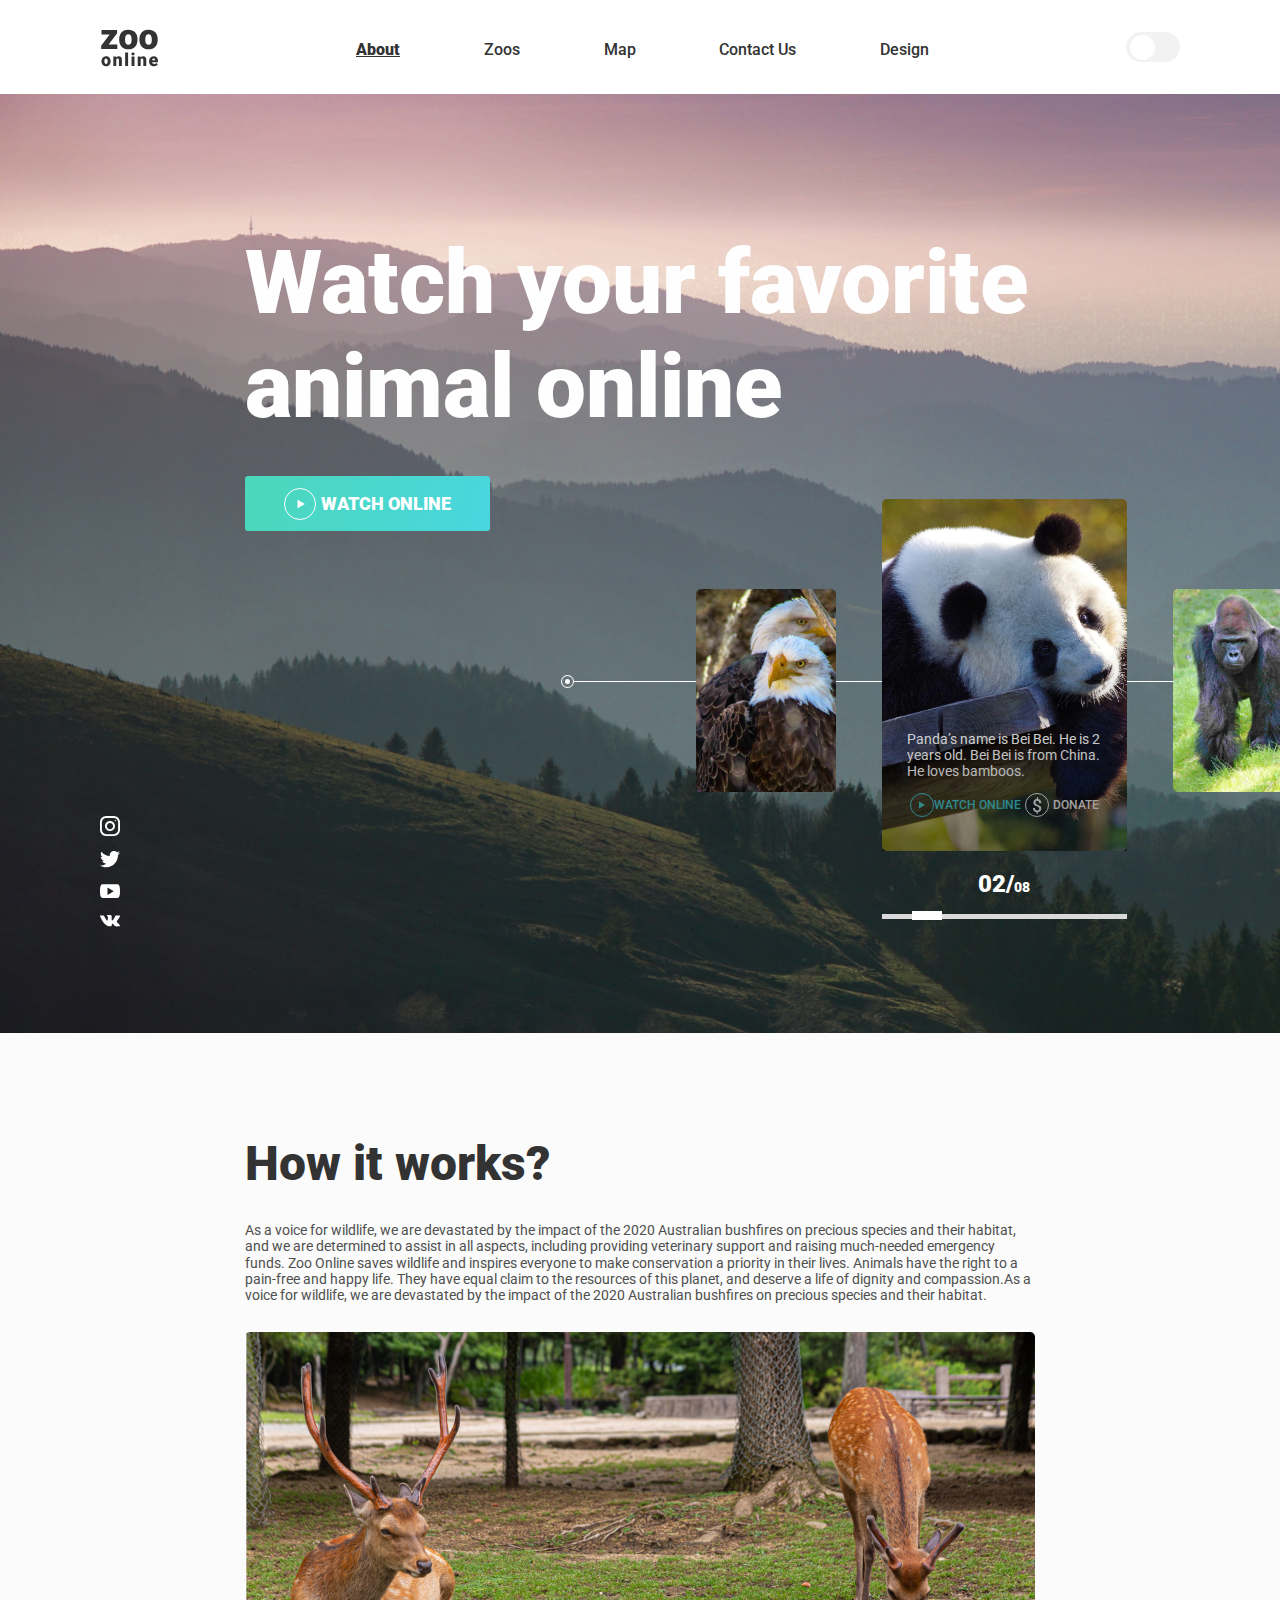
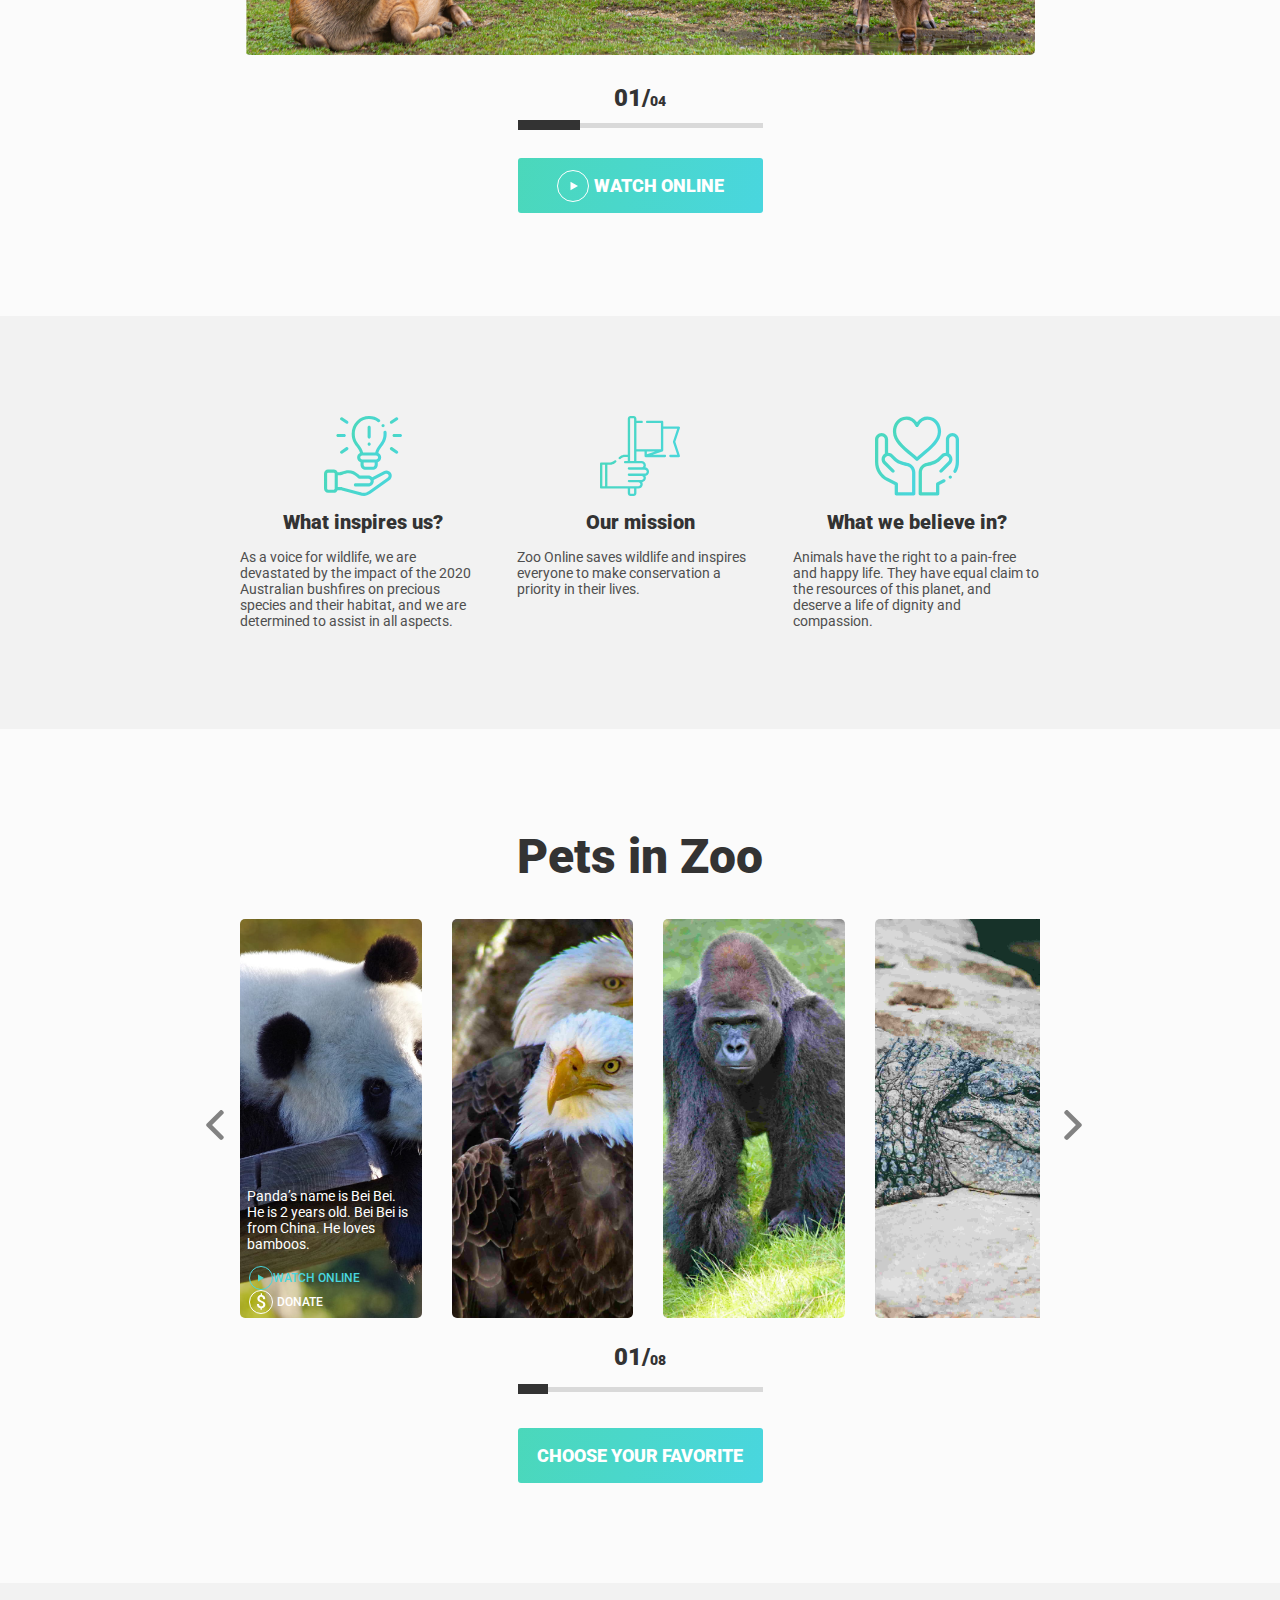
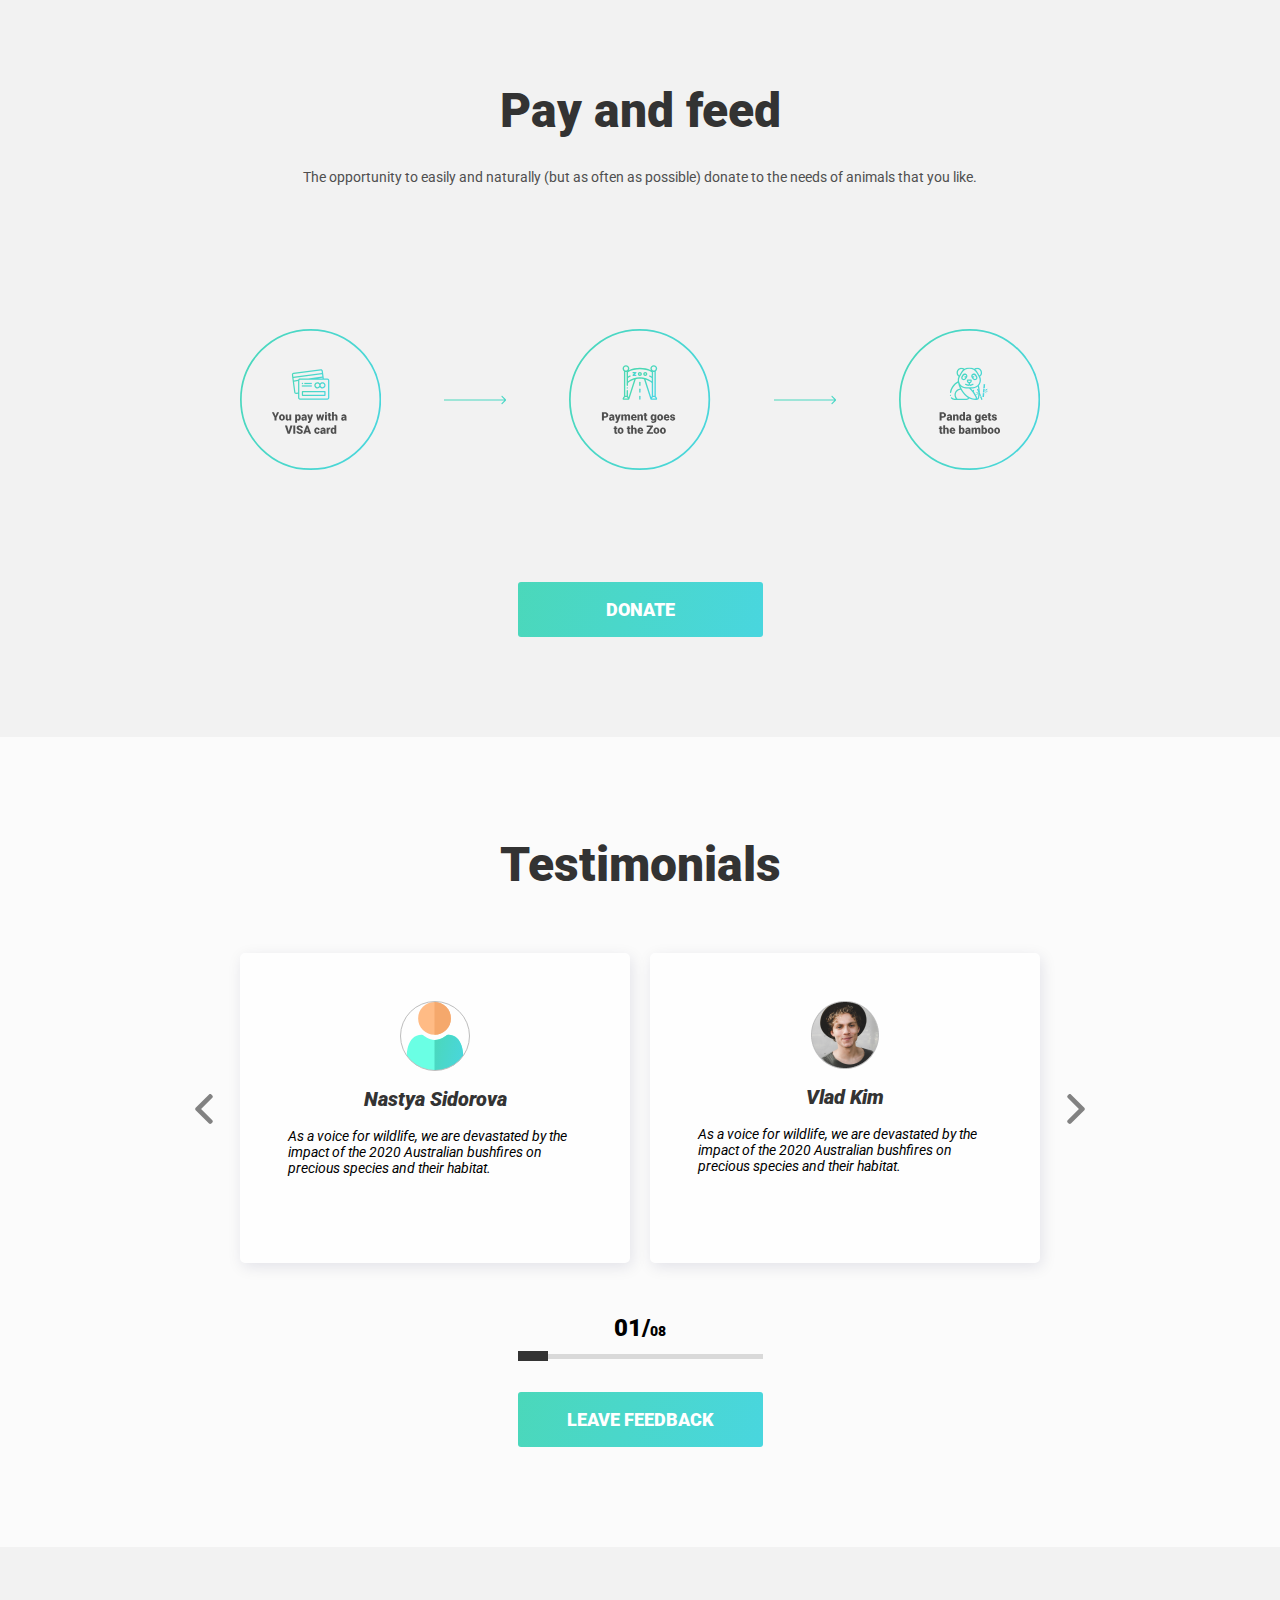
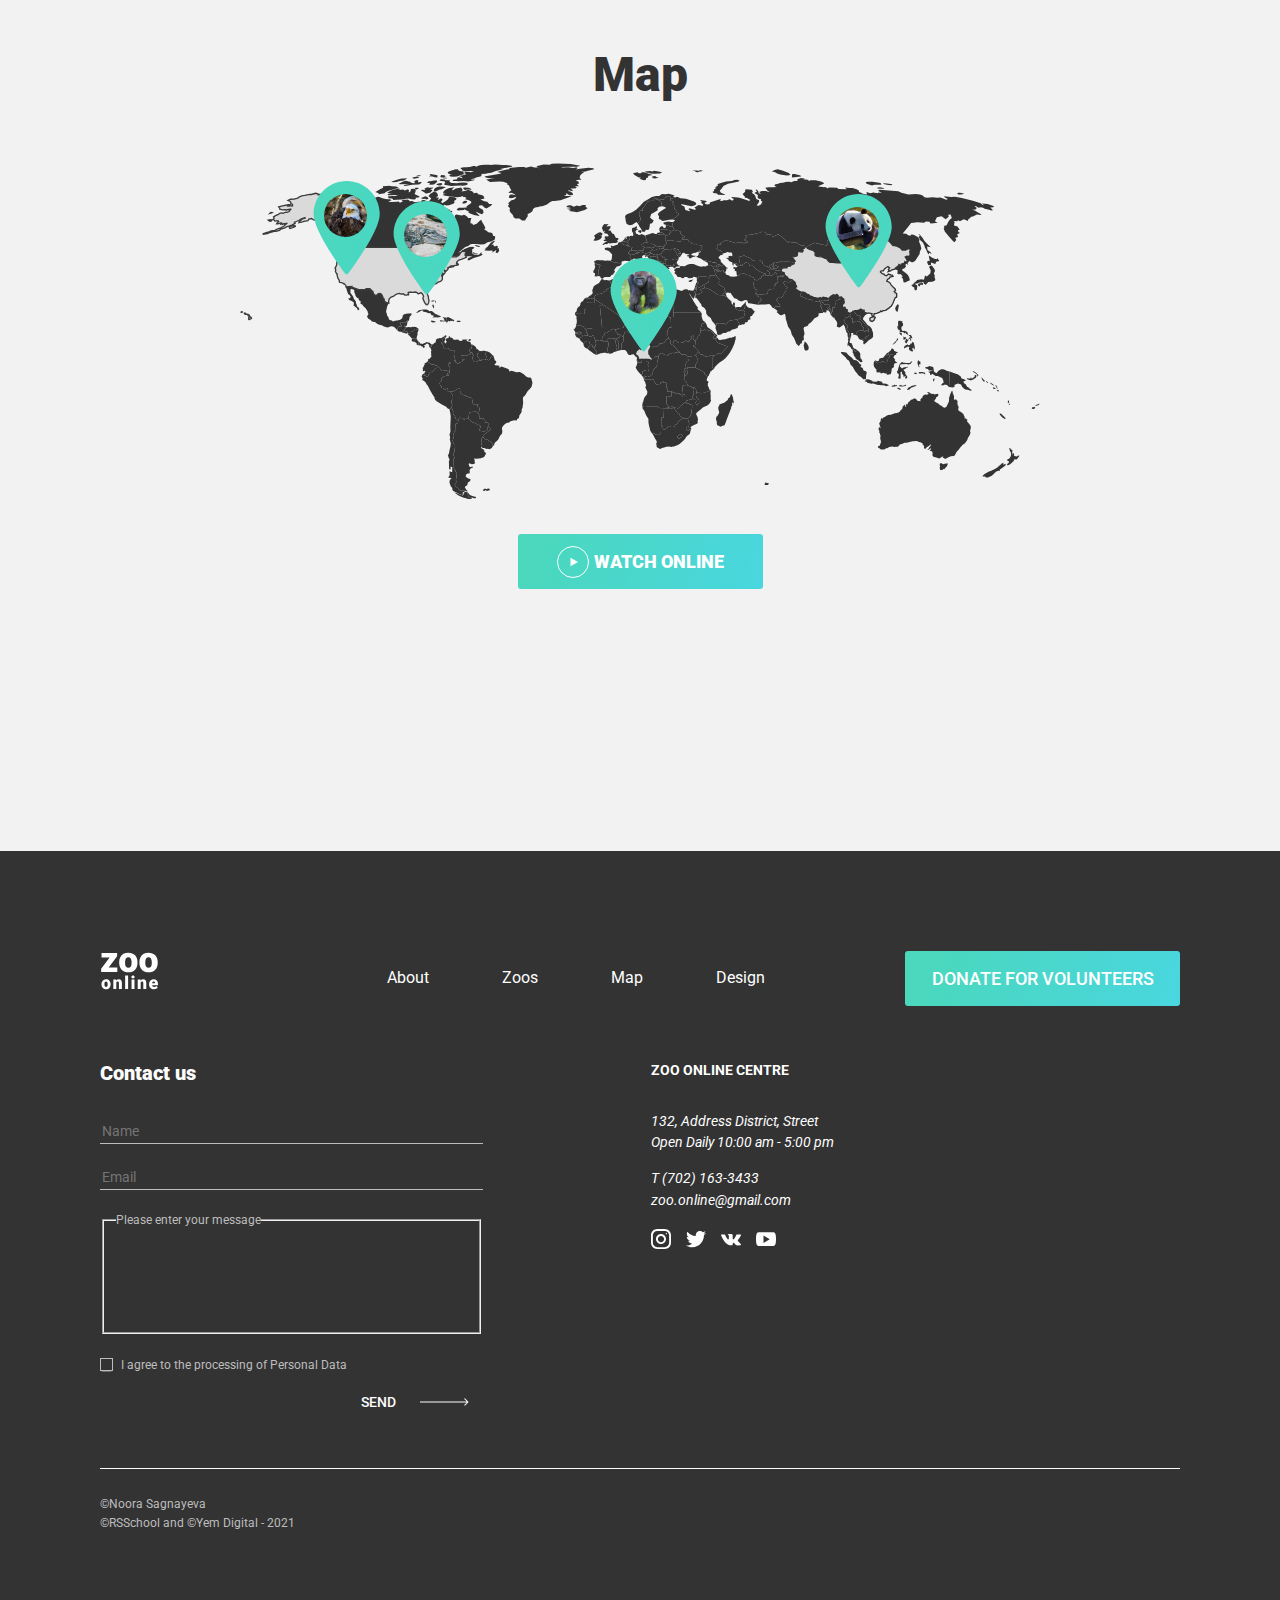
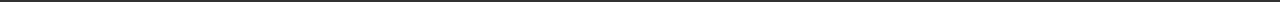
<file: index.html>
<!doctype html>
<html lang="en">
  <head>
    <meta charset="UTF-8">
    <meta name="viewport"
          content="width=device-width, user-scalable=no, initial-scale=1.0, maximum-scale=1.0, minimum-scale=1.0">
    <meta http-equiv="X-UA-Compatible" content="ie=edge">
    <link rel="stylesheet" href="normalize.css" />
    <link rel="preconnect" href="https://fonts.gstatic.com">
    <link rel="preconnect" href="https://fonts.gstatic.com">
    <link href="https://fonts.googleapis.com/css2?family=Roboto:ital,wght@0,400;0,500;0,900;1,400&display=swap" rel="stylesheet">
    <link rel="stylesheet" href="style.css">
    <title>Online Zoo</title>
  </head>
  <body>
    <header class="header">
      <div class="wrapper wrapper-header">
        <div class="logo">
          <a href="index.html">
            <svg class="logo-svg" width="59" height="42" viewBox="0 0 59 42" fill="none" xmlns="http://www.w3.org/2000/svg">
              <path d="M8.64844 18.4297H17.3145V23H1.16016V19.6953L9.59766 8.55078H1.5293V3.98047H17.1211V7.17969L8.64844 18.4297ZM19.1602 13.3145C19.1602 11.416 19.5293 9.72852 20.2676 8.25195C21.0059 6.76367 22.0664 5.62109 23.4492 4.82422C24.832 4.02734 26.4551 3.62891 28.3184 3.62891C31.166 3.62891 33.4102 4.51367 35.0508 6.2832C36.6914 8.04102 37.5117 10.4375 37.5117 13.4727V13.6836C37.5117 16.6484 36.6855 19.0039 35.0332 20.75C33.3926 22.4844 31.166 23.3516 28.3535 23.3516C25.6465 23.3516 23.4727 22.543 21.832 20.9258C20.1914 19.2969 19.3066 17.0938 19.1777 14.3164L19.1602 13.3145ZM25.084 13.6836C25.084 15.4414 25.3594 16.7305 25.9102 17.5508C26.4609 18.3711 27.2754 18.7812 28.3535 18.7812C30.4629 18.7812 31.541 17.1582 31.5879 13.9121V13.3145C31.5879 9.9043 30.498 8.19922 28.3184 8.19922C26.3379 8.19922 25.2656 9.66992 25.1016 12.6113L25.084 13.6836ZM39.375 13.3145C39.375 11.416 39.7441 9.72852 40.4824 8.25195C41.2207 6.76367 42.2812 5.62109 43.6641 4.82422C45.0469 4.02734 46.6699 3.62891 48.5332 3.62891C51.3809 3.62891 53.625 4.51367 55.2656 6.2832C56.9062 8.04102 57.7266 10.4375 57.7266 13.4727V13.6836C57.7266 16.6484 56.9004 19.0039 55.248 20.75C53.6074 22.4844 51.3809 23.3516 48.5684 23.3516C45.8613 23.3516 43.6875 22.543 42.0469 20.9258C40.4062 19.2969 39.5215 17.0938 39.3926 14.3164L39.375 13.3145ZM45.2988 13.6836C45.2988 15.4414 45.5742 16.7305 46.125 17.5508C46.6758 18.3711 47.4902 18.7812 48.5684 18.7812C50.6777 18.7812 51.7559 17.1582 51.8027 13.9121V13.3145C51.8027 9.9043 50.7129 8.19922 48.5332 8.19922C46.5527 8.19922 45.4805 9.66992 45.3164 12.6113L45.2988 13.6836Z" fill="#333333"/>
              <path d="M1.45703 35.1572C1.45703 34.208 1.6416 33.3643 2.01074 32.626C2.37988 31.8818 2.91016 31.3105 3.60156 30.9121C4.29297 30.5137 5.10449 30.3145 6.03613 30.3145C7.45996 30.3145 8.58203 30.7568 9.40234 31.6416C10.2227 32.5205 10.6328 33.7188 10.6328 35.2363V35.3418C10.6328 36.8242 10.2197 38.002 9.39355 38.875C8.57324 39.7422 7.45996 40.1758 6.05371 40.1758C4.7002 40.1758 3.61328 39.7715 2.79297 38.9629C1.97266 38.1484 1.53027 37.0469 1.46582 35.6582L1.45703 35.1572ZM4.41895 35.3418C4.41895 36.2207 4.55664 36.8652 4.83203 37.2754C5.10742 37.6855 5.51465 37.8906 6.05371 37.8906C7.1084 37.8906 7.64746 37.0791 7.6709 35.4561V35.1572C7.6709 33.4521 7.12598 32.5996 6.03613 32.5996C5.0459 32.5996 4.50977 33.335 4.42773 34.8057L4.41895 35.3418ZM16.0982 30.4902L16.1949 31.6064C16.8511 30.7451 17.7564 30.3145 18.9107 30.3145C19.9009 30.3145 20.6392 30.6104 21.1255 31.2021C21.6177 31.7939 21.8726 32.6846 21.8902 33.874V40H18.9195V33.9971C18.9195 33.5166 18.8228 33.165 18.6295 32.9424C18.4361 32.7139 18.0845 32.5996 17.5748 32.5996C16.9947 32.5996 16.564 32.8281 16.2828 33.2852V40H13.3209V30.4902H16.0982ZM28.1027 40H25.132V26.5H28.1027V40ZM34.4997 40H31.529V30.4902H34.4997V40ZM31.3532 28.0381C31.3532 27.6162 31.5055 27.2705 31.8102 27.001C32.1149 26.7314 32.5104 26.5967 32.9968 26.5967C33.4831 26.5967 33.8786 26.7314 34.1833 27.001C34.488 27.2705 34.6403 27.6162 34.6403 28.0381C34.6403 28.46 34.488 28.8057 34.1833 29.0752C33.8786 29.3447 33.4831 29.4795 32.9968 29.4795C32.5104 29.4795 32.1149 29.3447 31.8102 29.0752C31.5055 28.8057 31.3532 28.46 31.3532 28.0381ZM40.4924 30.4902L40.5891 31.6064C41.2454 30.7451 42.1506 30.3145 43.3049 30.3145C44.2952 30.3145 45.0334 30.6104 45.5198 31.2021C46.012 31.7939 46.2668 32.6846 46.2844 33.874V40H43.3137V33.9971C43.3137 33.5166 43.217 33.165 43.0237 32.9424C42.8303 32.7139 42.4788 32.5996 41.969 32.5996C41.3889 32.5996 40.9582 32.8281 40.677 33.2852V40H37.7151V30.4902H40.4924ZM53.9734 40.1758C52.5145 40.1758 51.3338 39.7422 50.4314 38.875C49.5291 38.002 49.0779 36.8682 49.0779 35.4736V35.2275C49.0779 34.2549 49.2566 33.3965 49.6141 32.6523C49.9773 31.9082 50.5047 31.334 51.1961 30.9297C51.8875 30.5195 52.7078 30.3145 53.657 30.3145C54.993 30.3145 56.0477 30.7305 56.8211 31.5625C57.5945 32.3887 57.9813 33.543 57.9813 35.0254V36.1768H52.0926C52.198 36.71 52.4295 37.1289 52.7869 37.4336C53.1443 37.7383 53.6072 37.8906 54.1756 37.8906C55.1131 37.8906 55.8455 37.5625 56.3729 36.9062L57.7264 38.5059C57.3572 39.0156 56.8328 39.4229 56.1531 39.7275C55.4793 40.0264 54.7527 40.1758 53.9734 40.1758ZM53.6395 32.5996C52.7723 32.5996 52.2566 33.1738 52.0926 34.3223H55.0809V34.0938C55.0926 33.6191 54.9725 33.2529 54.7205 32.9951C54.4686 32.7314 54.1082 32.5996 53.6395 32.5996Z" fill="#333333"/>
            </svg>
          </a>
          <h1>Online Zoo</h1>
        </div>
        <nav class="main-nav">
          <ul class="main-nav-list">
            <li class="active"><a>About</a></li>
            <li><a href="pages/Zoos/panda/panda.html">Zoos</a></li>
            <li><a href="pages/Map/map.html">Map</a></li>
            <li><a href="#contact">Contact Us</a></li>
            <li><a href="https://www.figma.com/file/HKt5Nlx0jghQtJp6jW9q8F/zooApp">Design</a></li>
          </ul>
        </nav>
        <div class="switch">
          <div class="toggle">
            <input type="checkbox" id="toggle-button" class="toggle-button">
          </div>
          <div class="burger"></div>
        </div>
      </div>
    </header>
    <main class="main">
      <section class="first-screen">
        <div class="wrapper first-screen__wrapper">
          <div class="first-screen__social">
            <ul class="social_list">
              <li>
                <a href="https://www.instagram.com/" class="inst"><img src="assets/icons/inst.svg" class="inst_img" alt="instagram"></a>
              </li>
              <li>
                <a href="https://twitter.com/" class="twitter"><img src="assets/icons/twitter.svg" alt="twitter"></a>
              </li>
              <li>
                <a href="https://www.youtube.com/" class="youtube"><img src="assets/icons/youtube.svg" alt="youtube"></a>
              </li>
              <li>
                <a href="https://vk.com/" class="vk"><img src="assets/icons/vk.svg" alt="vk"></a>
              </li>
            </ul>
          </div>
          <div class="first_screen-watch">
            <h2 class="first_screen-title">Watch your favorite animal online</h2>
            <a class="btn-link" href="pages/Zoos/panda/panda.html">
              <button class="btn btn-watch"><img src="assets/icons/play.svg" class="btn-watch__img" alt="play">watch online</button>
            </a>
          </div>
          <div class="first_screen-gallery">
            <div class="first-screen-gallery__box">
              <div class="gallery-slider">
                <div class="gallery-slider__img eagle-img" data-number="0">
                  <div class="gallery-slider__text eagle-img__text">
                    <p>Panda’s name is Bei Bei. He
                      is 2 years old. Bei Bei is from China. He loves bamboos.</p>
                    <p class="textBtn">
                      <a class="link-watch" href="pages/Zoos/eagle/eagle.html"><span class="watch-icon">
                        <img src="assets/icons/play1.svg" alt="">
                      </span>watch online</a>
                      <a class="link-donate"><span class="donate-icon">
                        <svg width="10" height="17" viewBox="0 0 10 17" fill="none" xmlns="http://www.w3.org/2000/svg">
                        <path d="M7.19824 11.6602C7.19824 11.1621 7.04004 10.752 6.72363 10.4297C6.40723 10.1016 5.87988 9.80859 5.1416 9.55078C4.40332 9.28711 3.8291 9.04395 3.41895 8.82129C2.05371 8.08887 1.37109 7.00488 1.37109 5.56934C1.37109 4.59668 1.66699 3.79687 2.25879 3.16992C2.85059 2.54297 3.65332 2.1709 4.66699 2.05371V0.137695H6.07324V2.07129C7.09277 2.21777 7.88086 2.65137 8.4375 3.37207C8.99414 4.08691 9.27246 5.01855 9.27246 6.16699H7.14551C7.14551 5.42871 6.97852 4.84863 6.64453 4.42676C6.31641 3.99902 5.86816 3.78516 5.2998 3.78516C4.7373 3.78516 4.29785 3.9375 3.98145 4.24219C3.66504 4.54688 3.50684 4.9834 3.50684 5.55176C3.50684 6.06152 3.66211 6.47168 3.97266 6.78223C4.28906 7.08691 4.82227 7.37695 5.57227 7.65234C6.32227 7.92773 6.91113 8.18262 7.33887 8.41699C7.7666 8.65137 8.12695 8.9209 8.41992 9.22559C8.71289 9.52441 8.93848 9.87012 9.09668 10.2627C9.25488 10.6553 9.33398 11.1152 9.33398 11.6426C9.33398 12.6328 9.0293 13.4355 8.41992 14.0508C7.81641 14.666 6.97266 15.0293 5.88867 15.1406V16.8545H4.49121V15.1494C3.33105 15.0205 2.4375 14.6045 1.81055 13.9014C1.18945 13.1982 0.878906 12.2666 0.878906 11.1064H3.01465C3.01465 11.8447 3.19922 12.416 3.56836 12.8203C3.94336 13.2246 4.4707 13.4268 5.15039 13.4268C5.81836 13.4268 6.3252 13.2656 6.6709 12.9434C7.02246 12.6211 7.19824 12.1934 7.19824 11.6602Z" fill="white"/>
                        </svg>
                      </span>Donate</a>
                    </p>
                  </div>
                </div>
                <div class="gallery-slider__img panda-img gallery-slider__active" data-number="1">
                  <div class="gallery-slider__text panda-img__text">
                    <p>Panda’s name is Bei Bei. He
                      is 2 years old. Bei Bei is from China. He loves bamboos.</p>
                    <p class="textBtn">
                      <a class="link-watch" href="pages/Zoos/panda/panda.html"><span class="watch-icon">
                        <img src="assets/icons/play1.svg" alt="">
                      </span>watch online</a>
                      <a class="link-donate"><span class="donate-icon">
                        <svg width="10" height="17" viewBox="0 0 10 17" fill="none" xmlns="http://www.w3.org/2000/svg">
                        <path d="M7.19824 11.6602C7.19824 11.1621 7.04004 10.752 6.72363 10.4297C6.40723 10.1016 5.87988 9.80859 5.1416 9.55078C4.40332 9.28711 3.8291 9.04395 3.41895 8.82129C2.05371 8.08887 1.37109 7.00488 1.37109 5.56934C1.37109 4.59668 1.66699 3.79687 2.25879 3.16992C2.85059 2.54297 3.65332 2.1709 4.66699 2.05371V0.137695H6.07324V2.07129C7.09277 2.21777 7.88086 2.65137 8.4375 3.37207C8.99414 4.08691 9.27246 5.01855 9.27246 6.16699H7.14551C7.14551 5.42871 6.97852 4.84863 6.64453 4.42676C6.31641 3.99902 5.86816 3.78516 5.2998 3.78516C4.7373 3.78516 4.29785 3.9375 3.98145 4.24219C3.66504 4.54688 3.50684 4.9834 3.50684 5.55176C3.50684 6.06152 3.66211 6.47168 3.97266 6.78223C4.28906 7.08691 4.82227 7.37695 5.57227 7.65234C6.32227 7.92773 6.91113 8.18262 7.33887 8.41699C7.7666 8.65137 8.12695 8.9209 8.41992 9.22559C8.71289 9.52441 8.93848 9.87012 9.09668 10.2627C9.25488 10.6553 9.33398 11.1152 9.33398 11.6426C9.33398 12.6328 9.0293 13.4355 8.41992 14.0508C7.81641 14.666 6.97266 15.0293 5.88867 15.1406V16.8545H4.49121V15.1494C3.33105 15.0205 2.4375 14.6045 1.81055 13.9014C1.18945 13.1982 0.878906 12.2666 0.878906 11.1064H3.01465C3.01465 11.8447 3.19922 12.416 3.56836 12.8203C3.94336 13.2246 4.4707 13.4268 5.15039 13.4268C5.81836 13.4268 6.3252 13.2656 6.6709 12.9434C7.02246 12.6211 7.19824 12.1934 7.19824 11.6602Z" fill="white"/>
                        </svg>
                      </span>Donate</a>
                    </p>
                  </div>
                </div>
                <div class="gallery-slider__img gorilla-img" data-number="2">
                  <div class="gallery-slider__text eagle-img__text">
                    <p>Panda’s name is Bei Bei. He
                      is 2 years old. Bei Bei is from China. He loves bamboos.</p>
                    <p class="textBtn">
                      <a class="link-watch" href="pages/Zoos/gorilla/gorilla.html"><span class="watch-icon">
                        <img src="assets/icons/play1.svg" alt="">
                      </span>watch online</a>
                      <a class="link-donate"><span class="donate-icon">
                        <svg width="10" height="17" viewBox="0 0 10 17" fill="none" xmlns="http://www.w3.org/2000/svg">
                        <path d="M7.19824 11.6602C7.19824 11.1621 7.04004 10.752 6.72363 10.4297C6.40723 10.1016 5.87988 9.80859 5.1416 9.55078C4.40332 9.28711 3.8291 9.04395 3.41895 8.82129C2.05371 8.08887 1.37109 7.00488 1.37109 5.56934C1.37109 4.59668 1.66699 3.79687 2.25879 3.16992C2.85059 2.54297 3.65332 2.1709 4.66699 2.05371V0.137695H6.07324V2.07129C7.09277 2.21777 7.88086 2.65137 8.4375 3.37207C8.99414 4.08691 9.27246 5.01855 9.27246 6.16699H7.14551C7.14551 5.42871 6.97852 4.84863 6.64453 4.42676C6.31641 3.99902 5.86816 3.78516 5.2998 3.78516C4.7373 3.78516 4.29785 3.9375 3.98145 4.24219C3.66504 4.54688 3.50684 4.9834 3.50684 5.55176C3.50684 6.06152 3.66211 6.47168 3.97266 6.78223C4.28906 7.08691 4.82227 7.37695 5.57227 7.65234C6.32227 7.92773 6.91113 8.18262 7.33887 8.41699C7.7666 8.65137 8.12695 8.9209 8.41992 9.22559C8.71289 9.52441 8.93848 9.87012 9.09668 10.2627C9.25488 10.6553 9.33398 11.1152 9.33398 11.6426C9.33398 12.6328 9.0293 13.4355 8.41992 14.0508C7.81641 14.666 6.97266 15.0293 5.88867 15.1406V16.8545H4.49121V15.1494C3.33105 15.0205 2.4375 14.6045 1.81055 13.9014C1.18945 13.1982 0.878906 12.2666 0.878906 11.1064H3.01465C3.01465 11.8447 3.19922 12.416 3.56836 12.8203C3.94336 13.2246 4.4707 13.4268 5.15039 13.4268C5.81836 13.4268 6.3252 13.2656 6.6709 12.9434C7.02246 12.6211 7.19824 12.1934 7.19824 11.6602Z" fill="white"/>
                        </svg>
                      </span>Donate</a>
                    </p>
                  </div>
                </div>
                <div class="gallery-slider__img crocodile-img" data-number="3">
                  <div class="gallery-slider__text eagle-img__text">
                    <p>Panda’s name is Bei Bei. He
                      is 2 years old. Bei Bei is from China. He loves bamboos.</p>
                    <p class="textBtn">
                      <a class="link-watch" href="pages/Zoos/alligator/alligator.html"><span class="watch-icon">
                        <img src="assets/icons/play1.svg" alt="">
                      </span>watch online</a>
                      <a class="link-donate"><span class="donate-icon">
                        <svg width="10" height="17" viewBox="0 0 10 17" fill="none" xmlns="http://www.w3.org/2000/svg">
                        <path d="M7.19824 11.6602C7.19824 11.1621 7.04004 10.752 6.72363 10.4297C6.40723 10.1016 5.87988 9.80859 5.1416 9.55078C4.40332 9.28711 3.8291 9.04395 3.41895 8.82129C2.05371 8.08887 1.37109 7.00488 1.37109 5.56934C1.37109 4.59668 1.66699 3.79687 2.25879 3.16992C2.85059 2.54297 3.65332 2.1709 4.66699 2.05371V0.137695H6.07324V2.07129C7.09277 2.21777 7.88086 2.65137 8.4375 3.37207C8.99414 4.08691 9.27246 5.01855 9.27246 6.16699H7.14551C7.14551 5.42871 6.97852 4.84863 6.64453 4.42676C6.31641 3.99902 5.86816 3.78516 5.2998 3.78516C4.7373 3.78516 4.29785 3.9375 3.98145 4.24219C3.66504 4.54688 3.50684 4.9834 3.50684 5.55176C3.50684 6.06152 3.66211 6.47168 3.97266 6.78223C4.28906 7.08691 4.82227 7.37695 5.57227 7.65234C6.32227 7.92773 6.91113 8.18262 7.33887 8.41699C7.7666 8.65137 8.12695 8.9209 8.41992 9.22559C8.71289 9.52441 8.93848 9.87012 9.09668 10.2627C9.25488 10.6553 9.33398 11.1152 9.33398 11.6426C9.33398 12.6328 9.0293 13.4355 8.41992 14.0508C7.81641 14.666 6.97266 15.0293 5.88867 15.1406V16.8545H4.49121V15.1494C3.33105 15.0205 2.4375 14.6045 1.81055 13.9014C1.18945 13.1982 0.878906 12.2666 0.878906 11.1064H3.01465C3.01465 11.8447 3.19922 12.416 3.56836 12.8203C3.94336 13.2246 4.4707 13.4268 5.15039 13.4268C5.81836 13.4268 6.3252 13.2656 6.6709 12.9434C7.02246 12.6211 7.19824 12.1934 7.19824 11.6602Z" fill="white"/>
                        </svg>
                      </span>Donate</a>
                    </p>
                  </div>
                </div>
                <div class="gallery-slider__img fox-img" data-number="4">
                  <div class="gallery-slider__text eagle-img__text">
                    <p>Panda’s name is Bei Bei. He
                      is 2 years old. Bei Bei is from China. He loves bamboos.</p>
                    <p class="textBtn">
                      <a class="link-watch"><span class="watch-icon">
                        <img src="assets/icons/play1.svg" alt="">
                      </span>watch online</a>
                      <a class="link-donate"><span class="donate-icon">
                        <svg width="10" height="17" viewBox="0 0 10 17" fill="none" xmlns="http://www.w3.org/2000/svg">
                        <path d="M7.19824 11.6602C7.19824 11.1621 7.04004 10.752 6.72363 10.4297C6.40723 10.1016 5.87988 9.80859 5.1416 9.55078C4.40332 9.28711 3.8291 9.04395 3.41895 8.82129C2.05371 8.08887 1.37109 7.00488 1.37109 5.56934C1.37109 4.59668 1.66699 3.79687 2.25879 3.16992C2.85059 2.54297 3.65332 2.1709 4.66699 2.05371V0.137695H6.07324V2.07129C7.09277 2.21777 7.88086 2.65137 8.4375 3.37207C8.99414 4.08691 9.27246 5.01855 9.27246 6.16699H7.14551C7.14551 5.42871 6.97852 4.84863 6.64453 4.42676C6.31641 3.99902 5.86816 3.78516 5.2998 3.78516C4.7373 3.78516 4.29785 3.9375 3.98145 4.24219C3.66504 4.54688 3.50684 4.9834 3.50684 5.55176C3.50684 6.06152 3.66211 6.47168 3.97266 6.78223C4.28906 7.08691 4.82227 7.37695 5.57227 7.65234C6.32227 7.92773 6.91113 8.18262 7.33887 8.41699C7.7666 8.65137 8.12695 8.9209 8.41992 9.22559C8.71289 9.52441 8.93848 9.87012 9.09668 10.2627C9.25488 10.6553 9.33398 11.1152 9.33398 11.6426C9.33398 12.6328 9.0293 13.4355 8.41992 14.0508C7.81641 14.666 6.97266 15.0293 5.88867 15.1406V16.8545H4.49121V15.1494C3.33105 15.0205 2.4375 14.6045 1.81055 13.9014C1.18945 13.1982 0.878906 12.2666 0.878906 11.1064H3.01465C3.01465 11.8447 3.19922 12.416 3.56836 12.8203C3.94336 13.2246 4.4707 13.4268 5.15039 13.4268C5.81836 13.4268 6.3252 13.2656 6.6709 12.9434C7.02246 12.6211 7.19824 12.1934 7.19824 11.6602Z" fill="white"/>
                        </svg>
                      </span>Donate</a>
                    </p>
                  </div>
                </div>
                <div class="gallery-slider__img elephant-img" data-number="5">
                  <div class="gallery-slider__text eagle-img__text">
                    <p>Panda’s name is Bei Bei. He
                      is 2 years old. Bei Bei is from China. He loves bamboos.</p>
                    <p class="textBtn">
                      <a class="link-watch"><span class="watch-icon">
                        <img src="assets/icons/play1.svg" alt="">
                      </span>watch online</a>
                      <a class="link-donate"><span class="donate-icon">
                        <svg width="10" height="17" viewBox="0 0 10 17" fill="none" xmlns="http://www.w3.org/2000/svg">
                        <path d="M7.19824 11.6602C7.19824 11.1621 7.04004 10.752 6.72363 10.4297C6.40723 10.1016 5.87988 9.80859 5.1416 9.55078C4.40332 9.28711 3.8291 9.04395 3.41895 8.82129C2.05371 8.08887 1.37109 7.00488 1.37109 5.56934C1.37109 4.59668 1.66699 3.79687 2.25879 3.16992C2.85059 2.54297 3.65332 2.1709 4.66699 2.05371V0.137695H6.07324V2.07129C7.09277 2.21777 7.88086 2.65137 8.4375 3.37207C8.99414 4.08691 9.27246 5.01855 9.27246 6.16699H7.14551C7.14551 5.42871 6.97852 4.84863 6.64453 4.42676C6.31641 3.99902 5.86816 3.78516 5.2998 3.78516C4.7373 3.78516 4.29785 3.9375 3.98145 4.24219C3.66504 4.54688 3.50684 4.9834 3.50684 5.55176C3.50684 6.06152 3.66211 6.47168 3.97266 6.78223C4.28906 7.08691 4.82227 7.37695 5.57227 7.65234C6.32227 7.92773 6.91113 8.18262 7.33887 8.41699C7.7666 8.65137 8.12695 8.9209 8.41992 9.22559C8.71289 9.52441 8.93848 9.87012 9.09668 10.2627C9.25488 10.6553 9.33398 11.1152 9.33398 11.6426C9.33398 12.6328 9.0293 13.4355 8.41992 14.0508C7.81641 14.666 6.97266 15.0293 5.88867 15.1406V16.8545H4.49121V15.1494C3.33105 15.0205 2.4375 14.6045 1.81055 13.9014C1.18945 13.1982 0.878906 12.2666 0.878906 11.1064H3.01465C3.01465 11.8447 3.19922 12.416 3.56836 12.8203C3.94336 13.2246 4.4707 13.4268 5.15039 13.4268C5.81836 13.4268 6.3252 13.2656 6.6709 12.9434C7.02246 12.6211 7.19824 12.1934 7.19824 11.6602Z" fill="white"/>
                        </svg>
                      </span>Donate</a>
                    </p>
                  </div>
                </div>
                <div class="gallery-slider__img lion-img" data-number="6">
                  <div class="gallery-slider__text eagle-img__text">
                    <p>Panda’s name is Bei Bei. He
                      is 2 years old. Bei Bei is from China. He loves bamboos.</p>
                    <p class="textBtn">
                      <a class="link-watch"><span class="watch-icon">
                        <img src="assets/icons/play1.svg" alt="">
                      </span>watch online</a>
                      <a class="link-donate"><span class="donate-icon">
                        <svg width="10" height="17" viewBox="0 0 10 17" fill="none" xmlns="http://www.w3.org/2000/svg">
                        <path d="M7.19824 11.6602C7.19824 11.1621 7.04004 10.752 6.72363 10.4297C6.40723 10.1016 5.87988 9.80859 5.1416 9.55078C4.40332 9.28711 3.8291 9.04395 3.41895 8.82129C2.05371 8.08887 1.37109 7.00488 1.37109 5.56934C1.37109 4.59668 1.66699 3.79687 2.25879 3.16992C2.85059 2.54297 3.65332 2.1709 4.66699 2.05371V0.137695H6.07324V2.07129C7.09277 2.21777 7.88086 2.65137 8.4375 3.37207C8.99414 4.08691 9.27246 5.01855 9.27246 6.16699H7.14551C7.14551 5.42871 6.97852 4.84863 6.64453 4.42676C6.31641 3.99902 5.86816 3.78516 5.2998 3.78516C4.7373 3.78516 4.29785 3.9375 3.98145 4.24219C3.66504 4.54688 3.50684 4.9834 3.50684 5.55176C3.50684 6.06152 3.66211 6.47168 3.97266 6.78223C4.28906 7.08691 4.82227 7.37695 5.57227 7.65234C6.32227 7.92773 6.91113 8.18262 7.33887 8.41699C7.7666 8.65137 8.12695 8.9209 8.41992 9.22559C8.71289 9.52441 8.93848 9.87012 9.09668 10.2627C9.25488 10.6553 9.33398 11.1152 9.33398 11.6426C9.33398 12.6328 9.0293 13.4355 8.41992 14.0508C7.81641 14.666 6.97266 15.0293 5.88867 15.1406V16.8545H4.49121V15.1494C3.33105 15.0205 2.4375 14.6045 1.81055 13.9014C1.18945 13.1982 0.878906 12.2666 0.878906 11.1064H3.01465C3.01465 11.8447 3.19922 12.416 3.56836 12.8203C3.94336 13.2246 4.4707 13.4268 5.15039 13.4268C5.81836 13.4268 6.3252 13.2656 6.6709 12.9434C7.02246 12.6211 7.19824 12.1934 7.19824 11.6602Z" fill="white"/>
                        </svg>
                      </span>Donate</a>
                    </p>
                  </div>
                </div>
                <div class="gallery-slider__img tiger-img" data-number="7">
                  <div class="gallery-slider__text eagle-img__text">
                    <p>Panda’s name is Bei Bei. He
                      is 2 years old. Bei Bei is from China. He loves bamboos.</p>
                    <p class="textBtn">
                      <a class="link-watch"><span class="watch-icon">
                        <img src="assets/icons/play1.svg" alt="">
                      </span>watch online</a>
                      <a class="link-donate"><span class="donate-icon">
                        <svg width="10" height="17" viewBox="0 0 10 17" fill="none" xmlns="http://www.w3.org/2000/svg">
                        <path d="M7.19824 11.6602C7.19824 11.1621 7.04004 10.752 6.72363 10.4297C6.40723 10.1016 5.87988 9.80859 5.1416 9.55078C4.40332 9.28711 3.8291 9.04395 3.41895 8.82129C2.05371 8.08887 1.37109 7.00488 1.37109 5.56934C1.37109 4.59668 1.66699 3.79687 2.25879 3.16992C2.85059 2.54297 3.65332 2.1709 4.66699 2.05371V0.137695H6.07324V2.07129C7.09277 2.21777 7.88086 2.65137 8.4375 3.37207C8.99414 4.08691 9.27246 5.01855 9.27246 6.16699H7.14551C7.14551 5.42871 6.97852 4.84863 6.64453 4.42676C6.31641 3.99902 5.86816 3.78516 5.2998 3.78516C4.7373 3.78516 4.29785 3.9375 3.98145 4.24219C3.66504 4.54688 3.50684 4.9834 3.50684 5.55176C3.50684 6.06152 3.66211 6.47168 3.97266 6.78223C4.28906 7.08691 4.82227 7.37695 5.57227 7.65234C6.32227 7.92773 6.91113 8.18262 7.33887 8.41699C7.7666 8.65137 8.12695 8.9209 8.41992 9.22559C8.71289 9.52441 8.93848 9.87012 9.09668 10.2627C9.25488 10.6553 9.33398 11.1152 9.33398 11.6426C9.33398 12.6328 9.0293 13.4355 8.41992 14.0508C7.81641 14.666 6.97266 15.0293 5.88867 15.1406V16.8545H4.49121V15.1494C3.33105 15.0205 2.4375 14.6045 1.81055 13.9014C1.18945 13.1982 0.878906 12.2666 0.878906 11.1064H3.01465C3.01465 11.8447 3.19922 12.416 3.56836 12.8203C3.94336 13.2246 4.4707 13.4268 5.15039 13.4268C5.81836 13.4268 6.3252 13.2656 6.6709 12.9434C7.02246 12.6211 7.19824 12.1934 7.19824 11.6602Z" fill="white"/>
                        </svg>
                      </span>Donate</a>
                    </p>
                  </div>
                </div>
              </div>
              <div class="range-box first-screen__range-box">
                <label for="range" class="range-label first-screen__range-label"><span>02/</span>08</label>
                <input type="range" class="range first-screen__range" id="range" min="1" max="8" step="1" value="2">
              </div>
            </div>
            <div class="first-screen-gallery__line">
              <div class="circle">
                <div class="circle__center"></div>
              </div>
              <div class="gallery-line">
                <div class="circle  img-circle">
                  <div class="circle__center"></div>
                </div>
                <div class="circle  img-circle">
                  <div class="circle__center"></div>
                </div>
                <div class="circle  img-circle">
                  <div class="circle__center"></div>
                </div>
                <div class="circle  img-circle">
                  <div class="circle__center"></div>
                </div>
                <div class="circle  img-circle">
                  <div class="circle__center"></div>
                </div>
                <div class="circle  img-circle">
                  <div class="circle__center"></div>
                </div>
                <div class="circle  img-circle">
                  <div class="circle__center"></div>
                </div>
                <div class="circle  img-circle">
                  <div class="circle__center"></div>
                </div>
              </div>
              <div class="circle">
                <div class="circle__center"></div>
              </div>
            </div>
          </div>
        </div>
      </section>
      <section class="second-screen">
        <div class="second-screen-box">
          <h3 class="second-screen__title">How it works?</h3>
          <p class="second_screen-text">As a voice for wildlife, we are devastated by the impact of the 2020 Australian bushfires on precious species and their habitat, and we are determined to assist in all aspects, including providing veterinary support and raising much-needed emergency funds. Zoo Online saves wildlife and inspires everyone to make conservation a priority in their lives. Animals have the right to a pain-free and happy life. They have equal claim to the resources of this planet, and deserve a life of dignity and compassion.As a voice for wildlife, we are devastated by the impact of the 2020 Australian bushfires on precious species and their habitat.</p>
          <div class="second_screen-img"></div>
          <div class="range-box second-screen__range-box">
            <label for="range2" class="range-label second-screen__range-label"><span>01/</span>04</label>
            <input class="range second-screen__range" type="range" id="range2" min="1" max="4" step="1" value="1">
          </div>
          <a href="pages/Zoos/panda/panda.html" class="btn-link">
            <button class="btn btn-watch second_screen-btn"><img src="assets/icons/play.svg" class="btn-watch__img" alt="play">watch online</button>
          </a>
        </div>
      </section>
      <section class="third_screen">
        <div class="container third_screen-container">
          <div class="inspiration">
            <img src="assets/icons/inspiration.svg" alt="inspiration">
            <h4 class="third_screen-title">What inspires us?</h4>
            <p class="third_screen-text">As a voice for wildlife, we are devastated by the impact of the 2020 Australian bushfires on precious species and their habitat, and we are determined to assist in all aspects.</p>
          </div>
          <div class="mission">
            <img src="assets/icons/mission.svg" alt="mission">
            <h4 class="third_screen-title">Our mission</h4>
            <p class="third_screen-text">Zoo Online saves wildlife and inspires everyone to make conservation a priority in their lives. </p>
          </div>
          <div class="believe">
            <img src="assets/icons/believe.svg" class="believe__img" alt="believe">
            <h4 class="third_screen-title">What we believe in?</h4>
            <p class="third_screen-text">Animals have the right to a pain-free and happy life. They have equal claim to the resources of this planet, and deserve a life of dignity and compassion.</p>
          </div>
        </div>
      </section>
      <section class="fourth_screen">
        <div class="container fourth_screen-container">
          <h3>Pets in Zoo</h3>
          <div class="fourth_screen-gallery">
            <div class="fourth_screen-gallery-hider" id="carousel">
              <div class="fourth_screen-slider">
                <div class="fourth_screen-slider__img panda-slide">
                  <div class="fourth_screen-slider__text panda-img__text active">
                    <p>Panda’s name is Bei Bei. He
                      is 2 years old. Bei Bei is from China. He loves bamboos.</p>
                    <p class="textBtn">
                      <a class="link-watch" href="pages/Zoos/panda/panda.html"><span class="watch-icon">
                        <img src="assets/icons/play1.svg" alt="">
                      </span>watch online</a>
                      <a class="link-donate"><span class="donate-icon">
                        <svg width="10" height="17" viewBox="0 0 10 17" fill="none" xmlns="http://www.w3.org/2000/svg">
                        <path d="M7.19824 11.6602C7.19824 11.1621 7.04004 10.752 6.72363 10.4297C6.40723 10.1016 5.87988 9.80859 5.1416 9.55078C4.40332 9.28711 3.8291 9.04395 3.41895 8.82129C2.05371 8.08887 1.37109 7.00488 1.37109 5.56934C1.37109 4.59668 1.66699 3.79687 2.25879 3.16992C2.85059 2.54297 3.65332 2.1709 4.66699 2.05371V0.137695H6.07324V2.07129C7.09277 2.21777 7.88086 2.65137 8.4375 3.37207C8.99414 4.08691 9.27246 5.01855 9.27246 6.16699H7.14551C7.14551 5.42871 6.97852 4.84863 6.64453 4.42676C6.31641 3.99902 5.86816 3.78516 5.2998 3.78516C4.7373 3.78516 4.29785 3.9375 3.98145 4.24219C3.66504 4.54688 3.50684 4.9834 3.50684 5.55176C3.50684 6.06152 3.66211 6.47168 3.97266 6.78223C4.28906 7.08691 4.82227 7.37695 5.57227 7.65234C6.32227 7.92773 6.91113 8.18262 7.33887 8.41699C7.7666 8.65137 8.12695 8.9209 8.41992 9.22559C8.71289 9.52441 8.93848 9.87012 9.09668 10.2627C9.25488 10.6553 9.33398 11.1152 9.33398 11.6426C9.33398 12.6328 9.0293 13.4355 8.41992 14.0508C7.81641 14.666 6.97266 15.0293 5.88867 15.1406V16.8545H4.49121V15.1494C3.33105 15.0205 2.4375 14.6045 1.81055 13.9014C1.18945 13.1982 0.878906 12.2666 0.878906 11.1064H3.01465C3.01465 11.8447 3.19922 12.416 3.56836 12.8203C3.94336 13.2246 4.4707 13.4268 5.15039 13.4268C5.81836 13.4268 6.3252 13.2656 6.6709 12.9434C7.02246 12.6211 7.19824 12.1934 7.19824 11.6602Z" fill="white"/>
                        </svg>
                      </span>Donate</a>
                    </p>
                  </div>
                </div>
                <div class="fourth_screen-slider__img eagle-slide">
                  <div class="fourth_screen-slider__text panda-img__text">
                    <p>Panda’s name is Bei Bei. He
                      is 2 years old. Bei Bei is from China. He loves bamboos.</p>
                    <p class="textBtn">
                      <a class="link-watch" href="pages/Zoos/panda/panda.html"><span class="watch-icon">
                        <img src="assets/icons/play1.svg" alt="">
                      </span>watch online</a>
                      <a class="link-donate"><span class="donate-icon">
                        <svg width="10" height="17" viewBox="0 0 10 17" fill="none" xmlns="http://www.w3.org/2000/svg">
                        <path d="M7.19824 11.6602C7.19824 11.1621 7.04004 10.752 6.72363 10.4297C6.40723 10.1016 5.87988 9.80859 5.1416 9.55078C4.40332 9.28711 3.8291 9.04395 3.41895 8.82129C2.05371 8.08887 1.37109 7.00488 1.37109 5.56934C1.37109 4.59668 1.66699 3.79687 2.25879 3.16992C2.85059 2.54297 3.65332 2.1709 4.66699 2.05371V0.137695H6.07324V2.07129C7.09277 2.21777 7.88086 2.65137 8.4375 3.37207C8.99414 4.08691 9.27246 5.01855 9.27246 6.16699H7.14551C7.14551 5.42871 6.97852 4.84863 6.64453 4.42676C6.31641 3.99902 5.86816 3.78516 5.2998 3.78516C4.7373 3.78516 4.29785 3.9375 3.98145 4.24219C3.66504 4.54688 3.50684 4.9834 3.50684 5.55176C3.50684 6.06152 3.66211 6.47168 3.97266 6.78223C4.28906 7.08691 4.82227 7.37695 5.57227 7.65234C6.32227 7.92773 6.91113 8.18262 7.33887 8.41699C7.7666 8.65137 8.12695 8.9209 8.41992 9.22559C8.71289 9.52441 8.93848 9.87012 9.09668 10.2627C9.25488 10.6553 9.33398 11.1152 9.33398 11.6426C9.33398 12.6328 9.0293 13.4355 8.41992 14.0508C7.81641 14.666 6.97266 15.0293 5.88867 15.1406V16.8545H4.49121V15.1494C3.33105 15.0205 2.4375 14.6045 1.81055 13.9014C1.18945 13.1982 0.878906 12.2666 0.878906 11.1064H3.01465C3.01465 11.8447 3.19922 12.416 3.56836 12.8203C3.94336 13.2246 4.4707 13.4268 5.15039 13.4268C5.81836 13.4268 6.3252 13.2656 6.6709 12.9434C7.02246 12.6211 7.19824 12.1934 7.19824 11.6602Z" fill="white"/>
                        </svg>
                      </span>Donate</a>
                    </p>
                  </div>
                </div>
                <div class="fourth_screen-slider__img gorilla-slide">
                  <div class="fourth_screen-slider__text panda-img__text">
                    <p>Panda’s name is Bei Bei. He
                      is 2 years old. Bei Bei is from China. He loves bamboos.</p>
                    <p class="textBtn">
                      <a class="link-watch" href="pages/Zoos/panda/panda.html"><span class="watch-icon">
                        <img src="assets/icons/play1.svg" alt="">
                      </span>watch online</a>
                      <a class="link-donate"><span class="donate-icon">
                        <svg width="10" height="17" viewBox="0 0 10 17" fill="none" xmlns="http://www.w3.org/2000/svg">
                        <path d="M7.19824 11.6602C7.19824 11.1621 7.04004 10.752 6.72363 10.4297C6.40723 10.1016 5.87988 9.80859 5.1416 9.55078C4.40332 9.28711 3.8291 9.04395 3.41895 8.82129C2.05371 8.08887 1.37109 7.00488 1.37109 5.56934C1.37109 4.59668 1.66699 3.79687 2.25879 3.16992C2.85059 2.54297 3.65332 2.1709 4.66699 2.05371V0.137695H6.07324V2.07129C7.09277 2.21777 7.88086 2.65137 8.4375 3.37207C8.99414 4.08691 9.27246 5.01855 9.27246 6.16699H7.14551C7.14551 5.42871 6.97852 4.84863 6.64453 4.42676C6.31641 3.99902 5.86816 3.78516 5.2998 3.78516C4.7373 3.78516 4.29785 3.9375 3.98145 4.24219C3.66504 4.54688 3.50684 4.9834 3.50684 5.55176C3.50684 6.06152 3.66211 6.47168 3.97266 6.78223C4.28906 7.08691 4.82227 7.37695 5.57227 7.65234C6.32227 7.92773 6.91113 8.18262 7.33887 8.41699C7.7666 8.65137 8.12695 8.9209 8.41992 9.22559C8.71289 9.52441 8.93848 9.87012 9.09668 10.2627C9.25488 10.6553 9.33398 11.1152 9.33398 11.6426C9.33398 12.6328 9.0293 13.4355 8.41992 14.0508C7.81641 14.666 6.97266 15.0293 5.88867 15.1406V16.8545H4.49121V15.1494C3.33105 15.0205 2.4375 14.6045 1.81055 13.9014C1.18945 13.1982 0.878906 12.2666 0.878906 11.1064H3.01465C3.01465 11.8447 3.19922 12.416 3.56836 12.8203C3.94336 13.2246 4.4707 13.4268 5.15039 13.4268C5.81836 13.4268 6.3252 13.2656 6.6709 12.9434C7.02246 12.6211 7.19824 12.1934 7.19824 11.6602Z" fill="white"/>
                        </svg>
                      </span>Donate</a>
                    </p>
                  </div>
                </div>
                <div class="fourth_screen-slider__img crocodile-slide">
                  <div class="fourth_screen-slider__text panda-img__text">
                    <p>Panda’s name is Bei Bei. He
                      is 2 years old. Bei Bei is from China. He loves bamboos.</p>
                    <p class="textBtn">
                      <a class="link-watch" href="pages/Zoos/panda/panda.html"><span class="watch-icon">
                        <img src="assets/icons/play1.svg" alt="">
                      </span>watch online</a>
                      <a class="link-donate"><span class="donate-icon">
                        <svg width="10" height="17" viewBox="0 0 10 17" fill="none" xmlns="http://www.w3.org/2000/svg">
                        <path d="M7.19824 11.6602C7.19824 11.1621 7.04004 10.752 6.72363 10.4297C6.40723 10.1016 5.87988 9.80859 5.1416 9.55078C4.40332 9.28711 3.8291 9.04395 3.41895 8.82129C2.05371 8.08887 1.37109 7.00488 1.37109 5.56934C1.37109 4.59668 1.66699 3.79687 2.25879 3.16992C2.85059 2.54297 3.65332 2.1709 4.66699 2.05371V0.137695H6.07324V2.07129C7.09277 2.21777 7.88086 2.65137 8.4375 3.37207C8.99414 4.08691 9.27246 5.01855 9.27246 6.16699H7.14551C7.14551 5.42871 6.97852 4.84863 6.64453 4.42676C6.31641 3.99902 5.86816 3.78516 5.2998 3.78516C4.7373 3.78516 4.29785 3.9375 3.98145 4.24219C3.66504 4.54688 3.50684 4.9834 3.50684 5.55176C3.50684 6.06152 3.66211 6.47168 3.97266 6.78223C4.28906 7.08691 4.82227 7.37695 5.57227 7.65234C6.32227 7.92773 6.91113 8.18262 7.33887 8.41699C7.7666 8.65137 8.12695 8.9209 8.41992 9.22559C8.71289 9.52441 8.93848 9.87012 9.09668 10.2627C9.25488 10.6553 9.33398 11.1152 9.33398 11.6426C9.33398 12.6328 9.0293 13.4355 8.41992 14.0508C7.81641 14.666 6.97266 15.0293 5.88867 15.1406V16.8545H4.49121V15.1494C3.33105 15.0205 2.4375 14.6045 1.81055 13.9014C1.18945 13.1982 0.878906 12.2666 0.878906 11.1064H3.01465C3.01465 11.8447 3.19922 12.416 3.56836 12.8203C3.94336 13.2246 4.4707 13.4268 5.15039 13.4268C5.81836 13.4268 6.3252 13.2656 6.6709 12.9434C7.02246 12.6211 7.19824 12.1934 7.19824 11.6602Z" fill="white"/>
                        </svg>
                      </span>Donate</a>
                    </p>
                  </div>
                </div>
                <div class="fourth_screen-slider__img fox-slide">
                  <div class="fourth_screen-slider__text panda-img__text">
                    <p>Panda’s name is Bei Bei. He
                      is 2 years old. Bei Bei is from China. He loves bamboos.</p>
                    <p class="textBtn">
                      <a class="link-watch" href="pages/Zoos/panda/panda.html"><span class="watch-icon">
                        <img src="assets/icons/play1.svg" alt="">
                      </span>watch online</a>
                      <a class="link-donate"><span class="donate-icon">
                        <svg width="10" height="17" viewBox="0 0 10 17" fill="none" xmlns="http://www.w3.org/2000/svg">
                        <path d="M7.19824 11.6602C7.19824 11.1621 7.04004 10.752 6.72363 10.4297C6.40723 10.1016 5.87988 9.80859 5.1416 9.55078C4.40332 9.28711 3.8291 9.04395 3.41895 8.82129C2.05371 8.08887 1.37109 7.00488 1.37109 5.56934C1.37109 4.59668 1.66699 3.79687 2.25879 3.16992C2.85059 2.54297 3.65332 2.1709 4.66699 2.05371V0.137695H6.07324V2.07129C7.09277 2.21777 7.88086 2.65137 8.4375 3.37207C8.99414 4.08691 9.27246 5.01855 9.27246 6.16699H7.14551C7.14551 5.42871 6.97852 4.84863 6.64453 4.42676C6.31641 3.99902 5.86816 3.78516 5.2998 3.78516C4.7373 3.78516 4.29785 3.9375 3.98145 4.24219C3.66504 4.54688 3.50684 4.9834 3.50684 5.55176C3.50684 6.06152 3.66211 6.47168 3.97266 6.78223C4.28906 7.08691 4.82227 7.37695 5.57227 7.65234C6.32227 7.92773 6.91113 8.18262 7.33887 8.41699C7.7666 8.65137 8.12695 8.9209 8.41992 9.22559C8.71289 9.52441 8.93848 9.87012 9.09668 10.2627C9.25488 10.6553 9.33398 11.1152 9.33398 11.6426C9.33398 12.6328 9.0293 13.4355 8.41992 14.0508C7.81641 14.666 6.97266 15.0293 5.88867 15.1406V16.8545H4.49121V15.1494C3.33105 15.0205 2.4375 14.6045 1.81055 13.9014C1.18945 13.1982 0.878906 12.2666 0.878906 11.1064H3.01465C3.01465 11.8447 3.19922 12.416 3.56836 12.8203C3.94336 13.2246 4.4707 13.4268 5.15039 13.4268C5.81836 13.4268 6.3252 13.2656 6.6709 12.9434C7.02246 12.6211 7.19824 12.1934 7.19824 11.6602Z" fill="white"/>
                        </svg>
                      </span>Donate</a>
                    </p>
                  </div>
                </div>
                <div class="fourth_screen-slider__img elephant-slide">
                  <div class="fourth_screen-slider__text panda-img__text">
                    <p>Panda’s name is Bei Bei. He
                      is 2 years old. Bei Bei is from China. He loves bamboos.</p>
                    <p class="textBtn">
                      <a class="link-watch" href="pages/Zoos/panda/panda.html"><span class="watch-icon">
                        <img src="assets/icons/play1.svg" alt="">
                      </span>watch online</a>
                      <a class="link-donate"><span class="donate-icon">
                        <svg width="10" height="17" viewBox="0 0 10 17" fill="none" xmlns="http://www.w3.org/2000/svg">
                        <path d="M7.19824 11.6602C7.19824 11.1621 7.04004 10.752 6.72363 10.4297C6.40723 10.1016 5.87988 9.80859 5.1416 9.55078C4.40332 9.28711 3.8291 9.04395 3.41895 8.82129C2.05371 8.08887 1.37109 7.00488 1.37109 5.56934C1.37109 4.59668 1.66699 3.79687 2.25879 3.16992C2.85059 2.54297 3.65332 2.1709 4.66699 2.05371V0.137695H6.07324V2.07129C7.09277 2.21777 7.88086 2.65137 8.4375 3.37207C8.99414 4.08691 9.27246 5.01855 9.27246 6.16699H7.14551C7.14551 5.42871 6.97852 4.84863 6.64453 4.42676C6.31641 3.99902 5.86816 3.78516 5.2998 3.78516C4.7373 3.78516 4.29785 3.9375 3.98145 4.24219C3.66504 4.54688 3.50684 4.9834 3.50684 5.55176C3.50684 6.06152 3.66211 6.47168 3.97266 6.78223C4.28906 7.08691 4.82227 7.37695 5.57227 7.65234C6.32227 7.92773 6.91113 8.18262 7.33887 8.41699C7.7666 8.65137 8.12695 8.9209 8.41992 9.22559C8.71289 9.52441 8.93848 9.87012 9.09668 10.2627C9.25488 10.6553 9.33398 11.1152 9.33398 11.6426C9.33398 12.6328 9.0293 13.4355 8.41992 14.0508C7.81641 14.666 6.97266 15.0293 5.88867 15.1406V16.8545H4.49121V15.1494C3.33105 15.0205 2.4375 14.6045 1.81055 13.9014C1.18945 13.1982 0.878906 12.2666 0.878906 11.1064H3.01465C3.01465 11.8447 3.19922 12.416 3.56836 12.8203C3.94336 13.2246 4.4707 13.4268 5.15039 13.4268C5.81836 13.4268 6.3252 13.2656 6.6709 12.9434C7.02246 12.6211 7.19824 12.1934 7.19824 11.6602Z" fill="white"/>
                        </svg>
                      </span>Donate</a>
                    </p>
                  </div>
                </div>
                <div class="fourth_screen-slider__img lion-slide">
                  <div class="fourth_screen-slider__text panda-img__text">
                    <p>Panda’s name is Bei Bei. He
                      is 2 years old. Bei Bei is from China. He loves bamboos.</p>
                    <p class="textBtn">
                      <a class="link-watch" href="pages/Zoos/panda/panda.html"><span class="watch-icon">
                        <img src="assets/icons/play1.svg" alt="">
                      </span>watch online</a>
                      <a class="link-donate"><span class="donate-icon">
                        <svg width="10" height="17" viewBox="0 0 10 17" fill="none" xmlns="http://www.w3.org/2000/svg">
                        <path d="M7.19824 11.6602C7.19824 11.1621 7.04004 10.752 6.72363 10.4297C6.40723 10.1016 5.87988 9.80859 5.1416 9.55078C4.40332 9.28711 3.8291 9.04395 3.41895 8.82129C2.05371 8.08887 1.37109 7.00488 1.37109 5.56934C1.37109 4.59668 1.66699 3.79687 2.25879 3.16992C2.85059 2.54297 3.65332 2.1709 4.66699 2.05371V0.137695H6.07324V2.07129C7.09277 2.21777 7.88086 2.65137 8.4375 3.37207C8.99414 4.08691 9.27246 5.01855 9.27246 6.16699H7.14551C7.14551 5.42871 6.97852 4.84863 6.64453 4.42676C6.31641 3.99902 5.86816 3.78516 5.2998 3.78516C4.7373 3.78516 4.29785 3.9375 3.98145 4.24219C3.66504 4.54688 3.50684 4.9834 3.50684 5.55176C3.50684 6.06152 3.66211 6.47168 3.97266 6.78223C4.28906 7.08691 4.82227 7.37695 5.57227 7.65234C6.32227 7.92773 6.91113 8.18262 7.33887 8.41699C7.7666 8.65137 8.12695 8.9209 8.41992 9.22559C8.71289 9.52441 8.93848 9.87012 9.09668 10.2627C9.25488 10.6553 9.33398 11.1152 9.33398 11.6426C9.33398 12.6328 9.0293 13.4355 8.41992 14.0508C7.81641 14.666 6.97266 15.0293 5.88867 15.1406V16.8545H4.49121V15.1494C3.33105 15.0205 2.4375 14.6045 1.81055 13.9014C1.18945 13.1982 0.878906 12.2666 0.878906 11.1064H3.01465C3.01465 11.8447 3.19922 12.416 3.56836 12.8203C3.94336 13.2246 4.4707 13.4268 5.15039 13.4268C5.81836 13.4268 6.3252 13.2656 6.6709 12.9434C7.02246 12.6211 7.19824 12.1934 7.19824 11.6602Z" fill="white"/>
                        </svg>
                      </span>Donate</a>
                    </p>
                  </div>
                </div>
                <div class="fourth_screen-slider__img tiger-slide">
                  <div class="fourth_screen-slider__text panda-img__text">
                    <p>Panda’s name is Bei Bei. He
                      is 2 years old. Bei Bei is from China. He loves bamboos.</p>
                    <p class="textBtn">
                      <a class="link-watch" href="pages/Zoos/panda/panda.html"><span class="watch-icon">
                        <img src="assets/icons/play1.svg" alt="">
                      </span>watch online</a>
                      <a class="link-donate"><span class="donate-icon">
                        <svg width="10" height="17" viewBox="0 0 10 17" fill="none" xmlns="http://www.w3.org/2000/svg">
                        <path d="M7.19824 11.6602C7.19824 11.1621 7.04004 10.752 6.72363 10.4297C6.40723 10.1016 5.87988 9.80859 5.1416 9.55078C4.40332 9.28711 3.8291 9.04395 3.41895 8.82129C2.05371 8.08887 1.37109 7.00488 1.37109 5.56934C1.37109 4.59668 1.66699 3.79687 2.25879 3.16992C2.85059 2.54297 3.65332 2.1709 4.66699 2.05371V0.137695H6.07324V2.07129C7.09277 2.21777 7.88086 2.65137 8.4375 3.37207C8.99414 4.08691 9.27246 5.01855 9.27246 6.16699H7.14551C7.14551 5.42871 6.97852 4.84863 6.64453 4.42676C6.31641 3.99902 5.86816 3.78516 5.2998 3.78516C4.7373 3.78516 4.29785 3.9375 3.98145 4.24219C3.66504 4.54688 3.50684 4.9834 3.50684 5.55176C3.50684 6.06152 3.66211 6.47168 3.97266 6.78223C4.28906 7.08691 4.82227 7.37695 5.57227 7.65234C6.32227 7.92773 6.91113 8.18262 7.33887 8.41699C7.7666 8.65137 8.12695 8.9209 8.41992 9.22559C8.71289 9.52441 8.93848 9.87012 9.09668 10.2627C9.25488 10.6553 9.33398 11.1152 9.33398 11.6426C9.33398 12.6328 9.0293 13.4355 8.41992 14.0508C7.81641 14.666 6.97266 15.0293 5.88867 15.1406V16.8545H4.49121V15.1494C3.33105 15.0205 2.4375 14.6045 1.81055 13.9014C1.18945 13.1982 0.878906 12.2666 0.878906 11.1064H3.01465C3.01465 11.8447 3.19922 12.416 3.56836 12.8203C3.94336 13.2246 4.4707 13.4268 5.15039 13.4268C5.81836 13.4268 6.3252 13.2656 6.6709 12.9434C7.02246 12.6211 7.19824 12.1934 7.19824 11.6602Z" fill="white"/>
                        </svg>
                      </span>Donate</a>
                    </p>
                  </div>
                </div>
              </div>
            </div>
            <div class="fourth_screen-gallery-arrow-left">
              <svg class="arrowLeft" width="30" height="30" viewBox="0 0 30 30" fill="none" xmlns="http://www.w3.org/2000/svg">
                <path d="M6.6663 16.1706L20.0167 29.5207C20.3255 29.8298 20.7376 30 21.1772 30C21.6167 30 22.0289 29.8298 22.3376 29.5207L23.3208 28.5378C23.9605 27.8973 23.9605 26.8564 23.3208 26.2169L12.1102 15.0062L23.3332 3.78314C23.642 3.47412 23.8125 3.06217 23.8125 2.6229C23.8125 2.18315 23.642 1.7712 23.3332 1.46194L22.3501 0.479263C22.0411 0.17024 21.6291 0 21.1896 0C20.7501 0 20.3379 0.17024 20.0291 0.479263L6.6663 13.8416C6.35679 14.1516 6.18679 14.5655 6.18777 15.0055C6.18679 15.4472 6.35679 15.8608 6.6663 16.1706Z" fill="#828282"/>
              </svg>
            </div>
            <div class="fourth_screen-gallery-arrow-right">
              <svg class="arrowRight" width="30" height="30" viewBox="0 0 30 30" fill="none" xmlns="http://www.w3.org/2000/svg">
                <path d="M23.3337 13.8294L9.98332 0.479264C9.67454 0.170243 9.26235 0 8.82284 0C8.38334 0 7.97114 0.170243 7.66237 0.479264L6.6792 1.46218C6.03945 2.10267 6.03945 3.14363 6.6792 3.78314L17.8898 14.9938L6.66676 26.2169C6.35799 26.5259 6.1875 26.9378 6.1875 27.3771C6.1875 27.8168 6.35799 28.2288 6.66676 28.5381L7.64993 29.5207C7.95895 29.8298 8.3709 30 8.81041 30C9.24991 30 9.66211 29.8298 9.97088 29.5207L23.3337 16.1584C23.6432 15.8484 23.8132 15.4345 23.8122 14.9945C23.8132 14.5528 23.6432 14.1392 23.3337 13.8294Z" fill="#828282"/>
              </svg>
            </div>
            <div class="range-box fourth-screen__range-box">
              <label for="range3" class="range-label fourth_screen__range-label"><span>01/</span>08</label>
              <input class="range fourth-screen__range" type="range" id="range3" min="1" max="8" step="1" value="1">
            </div>
          </div>
          <a href="pages/Map/map.html" class="btn-link">
            <button class="btn choose">Choose your favorite</button>
          </a>
        </div>
      </section>
      <section class="fifth-screen">
        <div class="container fifth-screen__container">
          <h3 class="fifth-screen__title">Pay and feed</h3>
          <p class="fifth-screen__text">The opportunity to easily and naturally (but as often as possible) donate to the needs of animals that you like.</p>
          <div class="schema">
            <svg width="245" height="245" viewBox="0 0 245 245" fill="none" xmlns="http://www.w3.org/2000/svg">
                <circle cx="122.5" cy="122.5" r="121" stroke="url(#paint0_linear)" stroke-width="3"/>
                <path class="shema-text" d="M61.6328 150.953L64.25 144.781H67.9512L63.3711 153.893V159H59.8945V153.893L55.3242 144.781H59.0059L61.6328 150.953ZM67.7754 153.619C67.7754 152.564 67.9805 151.627 68.3906 150.807C68.8008 149.98 69.39 149.345 70.1582 148.902C70.9264 148.46 71.8281 148.238 72.8633 148.238C74.4453 148.238 75.6921 148.73 76.6035 149.713C77.515 150.689 77.9707 152.021 77.9707 153.707V153.824C77.9707 155.471 77.5117 156.78 76.5938 157.75C75.6823 158.714 74.4453 159.195 72.8828 159.195C71.3789 159.195 70.1712 158.746 69.2598 157.848C68.3483 156.943 67.8568 155.719 67.7852 154.176L67.7754 153.619ZM71.0664 153.824C71.0664 154.801 71.2194 155.517 71.5254 155.973C71.8314 156.428 72.2839 156.656 72.8828 156.656C74.0547 156.656 74.6536 155.755 74.6797 153.951V153.619C74.6797 151.725 74.0742 150.777 72.8633 150.777C71.763 150.777 71.1673 151.594 71.0762 153.229L71.0664 153.824ZM85.7148 157.857C85.0182 158.749 84.0775 159.195 82.8926 159.195C81.7337 159.195 80.8548 158.86 80.2559 158.189C79.6634 157.512 79.3672 156.542 79.3672 155.279V148.434H82.6582V155.299C82.6582 156.204 83.0977 156.656 83.9766 156.656C84.7318 156.656 85.2689 156.386 85.5879 155.846V148.434H88.8984V159H85.8125L85.7148 157.857ZM105.5 153.795C105.5 155.436 105.129 156.747 104.387 157.73C103.651 158.707 102.655 159.195 101.398 159.195C100.428 159.195 99.6309 158.84 99.0059 158.131V163.062H95.7148V148.434H98.791L98.8887 149.41C99.5202 148.629 100.35 148.238 101.379 148.238C102.681 148.238 103.693 148.72 104.416 149.684C105.139 150.641 105.5 151.959 105.5 153.639V153.795ZM102.209 153.59C102.209 151.715 101.662 150.777 100.568 150.777C99.7871 150.777 99.2663 151.057 99.0059 151.617V155.777C99.2923 156.363 99.8197 156.656 100.588 156.656C101.636 156.656 102.176 155.751 102.209 153.941V153.59ZM112.912 159C112.795 158.785 112.691 158.469 112.6 158.053C111.994 158.814 111.148 159.195 110.061 159.195C109.064 159.195 108.218 158.896 107.521 158.297C106.825 157.691 106.477 156.933 106.477 156.021C106.477 154.876 106.9 154.01 107.746 153.424C108.592 152.838 109.823 152.545 111.438 152.545H112.453V151.988C112.453 151.018 112.033 150.533 111.193 150.533C110.412 150.533 110.021 150.917 110.021 151.686H106.73C106.73 150.663 107.163 149.833 108.029 149.195C108.902 148.557 110.012 148.238 111.359 148.238C112.707 148.238 113.771 148.567 114.553 149.225C115.334 149.882 115.734 150.784 115.754 151.93V156.607C115.767 157.577 115.917 158.32 116.203 158.834V159H112.912ZM110.852 156.852C111.262 156.852 111.6 156.764 111.867 156.588C112.141 156.412 112.336 156.214 112.453 155.992V154.303H111.496C110.35 154.303 109.777 154.817 109.777 155.846C109.777 156.145 109.878 156.389 110.08 156.578C110.282 156.76 110.539 156.852 110.852 156.852ZM121.652 154.391L123.41 148.434H126.936L122.629 160.768L122.443 161.217C121.831 162.584 120.751 163.268 119.201 163.268C118.771 163.268 118.319 163.202 117.844 163.072V160.719H118.273C118.736 160.719 119.087 160.65 119.328 160.514C119.576 160.383 119.758 160.146 119.875 159.801L120.139 159.098L116.467 148.434H119.982L121.652 154.391ZM141.906 154.664L142.971 148.434H146.125L143.635 159H140.852L139.104 152.73L137.346 159H134.562L132.072 148.434H135.227L136.271 154.811L137.951 148.434H140.246L141.906 154.664ZM150.783 159H147.482V148.434H150.783V159ZM147.287 145.709C147.287 145.24 147.456 144.856 147.795 144.557C148.133 144.257 148.573 144.107 149.113 144.107C149.654 144.107 150.093 144.257 150.432 144.557C150.77 144.856 150.939 145.24 150.939 145.709C150.939 146.178 150.77 146.562 150.432 146.861C150.093 147.161 149.654 147.311 149.113 147.311C148.573 147.311 148.133 147.161 147.795 146.861C147.456 146.562 147.287 146.178 147.287 145.709ZM156.652 145.807V148.434H158.391V150.719H156.652V155.553C156.652 155.95 156.724 156.227 156.867 156.383C157.01 156.539 157.294 156.617 157.717 156.617C158.042 156.617 158.316 156.598 158.537 156.559V158.912C157.945 159.101 157.326 159.195 156.682 159.195C155.549 159.195 154.712 158.928 154.172 158.395C153.632 157.861 153.361 157.05 153.361 155.963V150.719H152.014V148.434H153.361V145.807H156.652ZM162.912 149.566C163.615 148.681 164.514 148.238 165.607 148.238C166.773 148.238 167.652 148.583 168.244 149.273C168.837 149.964 169.139 150.982 169.152 152.33V159H165.852V152.408C165.852 151.848 165.738 151.438 165.51 151.178C165.282 150.911 164.895 150.777 164.348 150.777C163.671 150.777 163.192 150.992 162.912 151.422V159H159.621V144H162.912V149.566ZM181.916 159C181.799 158.785 181.695 158.469 181.604 158.053C180.998 158.814 180.152 159.195 179.064 159.195C178.068 159.195 177.222 158.896 176.525 158.297C175.829 157.691 175.48 156.933 175.48 156.021C175.48 154.876 175.904 154.01 176.75 153.424C177.596 152.838 178.827 152.545 180.441 152.545H181.457V151.988C181.457 151.018 181.037 150.533 180.197 150.533C179.416 150.533 179.025 150.917 179.025 151.686H175.734C175.734 150.663 176.167 149.833 177.033 149.195C177.906 148.557 179.016 148.238 180.363 148.238C181.711 148.238 182.775 148.567 183.557 149.225C184.338 149.882 184.738 150.784 184.758 151.93V156.607C184.771 157.577 184.921 158.32 185.207 158.834V159H181.916ZM179.855 156.852C180.266 156.852 180.604 156.764 180.871 156.588C181.145 156.412 181.34 156.214 181.457 155.992V154.303H180.5C179.354 154.303 178.781 154.817 178.781 155.846C178.781 156.145 178.882 156.389 179.084 156.578C179.286 156.76 179.543 156.852 179.855 156.852ZM84.5723 178.133L87.4043 167.781H91.2324L86.4473 182H82.6973L77.9512 167.781H81.75L84.5723 178.133ZM95.9297 182H92.5117V167.781H95.9297V182ZM105.646 178.221C105.646 177.719 105.467 177.329 105.109 177.049C104.758 176.769 104.136 176.479 103.244 176.18C102.352 175.88 101.623 175.59 101.057 175.311C99.2142 174.406 98.293 173.162 98.293 171.58C98.293 170.792 98.5208 170.099 98.9766 169.5C99.4388 168.895 100.09 168.426 100.93 168.094C101.77 167.755 102.714 167.586 103.762 167.586C104.784 167.586 105.699 167.768 106.506 168.133C107.32 168.497 107.951 169.018 108.4 169.695C108.85 170.366 109.074 171.134 109.074 172H105.656C105.656 171.421 105.477 170.971 105.119 170.652C104.768 170.333 104.289 170.174 103.684 170.174C103.072 170.174 102.587 170.311 102.229 170.584C101.877 170.851 101.701 171.193 101.701 171.609C101.701 171.974 101.896 172.306 102.287 172.605C102.678 172.898 103.365 173.204 104.348 173.523C105.331 173.836 106.138 174.174 106.77 174.539C108.306 175.424 109.074 176.645 109.074 178.201C109.074 179.445 108.605 180.421 107.668 181.131C106.73 181.84 105.445 182.195 103.811 182.195C102.658 182.195 101.613 181.99 100.676 181.58C99.7448 181.163 99.0417 180.597 98.5664 179.881C98.0977 179.158 97.8633 178.328 97.8633 177.391H101.301C101.301 178.152 101.496 178.715 101.887 179.08C102.284 179.438 102.925 179.617 103.811 179.617C104.377 179.617 104.823 179.497 105.148 179.256C105.48 179.008 105.646 178.663 105.646 178.221ZM118.908 179.344H114.211L113.391 182H109.729L114.943 167.781H118.166L123.42 182H119.738L118.908 179.344ZM115.031 176.697H118.088L116.555 171.766L115.031 176.697ZM133.762 179.656C134.224 179.656 134.582 179.533 134.836 179.285C135.09 179.031 135.214 178.68 135.207 178.23H138.293C138.293 179.389 137.876 180.34 137.043 181.082C136.216 181.824 135.148 182.195 133.84 182.195C132.303 182.195 131.092 181.714 130.207 180.75C129.322 179.786 128.879 178.452 128.879 176.746V176.609C128.879 175.542 129.074 174.601 129.465 173.787C129.862 172.967 130.432 172.339 131.174 171.902C131.916 171.46 132.795 171.238 133.811 171.238C135.184 171.238 136.275 171.619 137.082 172.381C137.889 173.143 138.293 174.174 138.293 175.477H135.207C135.207 174.93 135.074 174.51 134.807 174.217C134.54 173.924 134.182 173.777 133.732 173.777C132.88 173.777 132.382 174.321 132.238 175.408C132.193 175.753 132.17 176.229 132.17 176.834C132.17 177.895 132.297 178.631 132.551 179.041C132.805 179.451 133.208 179.656 133.762 179.656ZM145.637 182C145.52 181.785 145.415 181.469 145.324 181.053C144.719 181.814 143.872 182.195 142.785 182.195C141.789 182.195 140.943 181.896 140.246 181.297C139.549 180.691 139.201 179.933 139.201 179.021C139.201 177.876 139.624 177.01 140.471 176.424C141.317 175.838 142.548 175.545 144.162 175.545H145.178V174.988C145.178 174.018 144.758 173.533 143.918 173.533C143.137 173.533 142.746 173.917 142.746 174.686H139.455C139.455 173.663 139.888 172.833 140.754 172.195C141.626 171.557 142.736 171.238 144.084 171.238C145.432 171.238 146.496 171.567 147.277 172.225C148.059 172.882 148.459 173.784 148.479 174.93V179.607C148.492 180.577 148.641 181.32 148.928 181.834V182H145.637ZM143.576 179.852C143.986 179.852 144.325 179.764 144.592 179.588C144.865 179.412 145.061 179.214 145.178 178.992V177.303H144.221C143.075 177.303 142.502 177.817 142.502 178.846C142.502 179.145 142.603 179.389 142.805 179.578C143.007 179.76 143.264 179.852 143.576 179.852ZM156.701 174.412L155.617 174.334C154.582 174.334 153.918 174.66 153.625 175.311V182H150.334V171.434H153.42L153.527 172.791C154.081 171.756 154.852 171.238 155.842 171.238C156.193 171.238 156.499 171.277 156.76 171.355L156.701 174.412ZM157.277 176.639C157.277 174.965 157.639 173.647 158.361 172.684C159.084 171.72 160.093 171.238 161.389 171.238C162.333 171.238 163.127 171.609 163.771 172.352V167H167.072V182H164.113L163.947 180.867C163.27 181.753 162.411 182.195 161.369 182.195C160.113 182.195 159.117 181.714 158.381 180.75C157.645 179.786 157.277 178.416 157.277 176.639ZM160.568 176.844C160.568 178.719 161.115 179.656 162.209 179.656C162.938 179.656 163.459 179.35 163.771 178.738V174.715C163.472 174.09 162.958 173.777 162.229 173.777C161.213 173.777 160.663 174.598 160.578 176.238L160.568 176.844Z" fill="#4F4F4F"/>
                <path d="M151.748 86.0282H145.51L143.759 72.8179C143.509 71.0443 141.88 69.8007 140.103 70.0265L92.8239 76.2923C91.9671 76.4072 91.1911 76.8585 90.6677 77.5466C90.1419 78.2301 89.9124 79.0958 90.0303 79.9499L94.0196 110.036C94.2315 111.656 95.6127 112.867 97.2468 112.866C97.3868 112.866 97.5265 112.856 97.6653 112.838L100.797 112.425V119.634C100.797 121.43 102.253 122.886 104.049 122.886H151.748C153.544 122.886 155 121.43 155 119.634V89.2804C155 87.4843 153.544 86.0282 151.748 86.0282ZM143.324 86.0282H134.858L143.177 84.9257L143.324 86.0282ZM92.1767 79.6572C92.1386 79.3743 92.2159 79.0878 92.3913 78.8626C92.5657 78.6308 92.8258 78.4784 93.1133 78.4398L140.384 72.1761C140.978 72.1008 141.523 72.5155 141.61 73.1084L142.038 76.3368L92.6049 82.8921L92.1767 79.6572ZM100.797 110.238L97.3867 110.688C96.7932 110.767 96.2481 110.35 96.1693 109.757C96.1693 109.756 96.1693 109.756 96.1693 109.756L93.7507 91.481L100.797 90.5498V110.238ZM100.94 88.3449L93.4602 89.3314L92.8911 85.0428L142.324 78.4864L142.649 80.9711L142.89 82.7761L118.359 86.0282H104.049C102.616 86.0308 101.353 86.9718 100.94 88.3449ZM152.832 119.634C152.832 120.233 152.346 120.718 151.748 120.718H104.049C103.451 120.718 102.965 120.233 102.965 119.634V89.3129C102.965 89.3021 102.971 89.2912 102.971 89.2804C102.971 88.6817 103.456 88.1964 104.055 88.1964H151.748C152.346 88.1964 152.832 88.6817 152.832 89.2804V119.634Z" fill="url(#paint1_linear)"/>
                <path d="M137.596 102.313C138.032 101.991 138.417 101.606 138.739 101.171C140.521 103.57 143.911 104.07 146.31 102.287C148.709 100.505 149.209 97.1151 147.427 94.7159C146.404 93.3395 144.79 92.5291 143.075 92.5316C141.362 92.5363 139.753 93.3533 138.739 94.7333C136.961 92.3246 133.568 91.8131 131.159 93.5907C128.75 95.3683 128.239 98.7618 130.016 101.171C131.794 103.579 135.188 104.091 137.596 102.313ZM143.075 94.6997C144.871 94.6997 146.327 96.1557 146.327 97.9518C146.327 99.748 144.871 101.204 143.075 101.204C141.279 101.204 139.823 99.748 139.823 97.9518C139.823 96.1557 141.279 94.6997 143.075 94.6997ZM134.403 94.6997C136.199 94.6997 137.655 96.1557 137.655 97.9518C137.655 99.748 136.199 101.204 134.403 101.204C132.607 101.204 131.151 99.748 131.151 97.9518C131.151 96.1557 132.607 94.6997 134.403 94.6997Z" fill="url(#paint2_linear)"/>
                <path d="M109.47 93.6172H107.302V95.7853H109.47V93.6172Z" fill="url(#paint3_linear)"/>
                <path d="M124.646 93.6172H111.638V95.7853H124.646V93.6172Z" fill="url(#paint4_linear)"/>
                <path d="M124.647 97.9531H107.302V100.121H124.647V97.9531Z" fill="url(#paint5_linear)"/>
                <path d="M147.412 107.709H108.386C107.787 107.709 107.302 108.194 107.302 108.793V115.297C107.302 115.896 107.787 116.381 108.386 116.381H147.412C148.011 116.381 148.496 115.896 148.496 115.297V108.793C148.496 108.194 148.011 107.709 147.412 107.709ZM146.328 114.213H109.47V109.877H146.328V114.213Z" fill="url(#paint6_linear)"/>
                <defs>
                  <linearGradient id="paint0_linear" x1="-45.7461" y1="-1.28803e-06" x2="290.544" y2="102.084" gradientUnits="userSpaceOnUse">
                    <stop stop-color="#4BD8B5"/>
                    <stop offset="1" stop-color="#49D6DF"/>
                  </linearGradient>
                  <linearGradient id="paint1_linear" x1="77.8633" y1="70" x2="163.398" y2="101.912" gradientUnits="userSpaceOnUse">
                    <stop stop-color="#4BD8B5"/>
                    <stop offset="1" stop-color="#49D6DF"/>
                  </linearGradient>
                  <linearGradient id="paint2_linear" x1="125.309" y1="92.5312" x2="147.852" y2="104.864" gradientUnits="userSpaceOnUse">
                    <stop stop-color="#4BD8B5"/>
                    <stop offset="1" stop-color="#49D6DF"/>
                  </linearGradient>
                  <linearGradient id="paint3_linear" x1="106.897" y1="93.6172" x2="109.873" y2="94.5206" gradientUnits="userSpaceOnUse">
                    <stop stop-color="#4BD8B5"/>
                    <stop offset="1" stop-color="#49D6DF"/>
                  </linearGradient>
                  <linearGradient id="paint4_linear" x1="109.209" y1="93.6172" x2="113.726" y2="101.844" gradientUnits="userSpaceOnUse">
                    <stop stop-color="#4BD8B5"/>
                    <stop offset="1" stop-color="#49D6DF"/>
                  </linearGradient>
                  <linearGradient id="paint5_linear" x1="104.063" y1="97.9531" x2="107.833" y2="107.108" gradientUnits="userSpaceOnUse">
                    <stop stop-color="#4BD8B5"/>
                    <stop offset="1" stop-color="#49D6DF"/>
                  </linearGradient>
                  <linearGradient id="paint6_linear" x1="99.61" y1="107.709" x2="119.666" y2="136.628" gradientUnits="userSpaceOnUse">
                    <stop stop-color="#4BD8B5"/>
                    <stop offset="1" stop-color="#49D6DF"/>
                  </linearGradient>
                </defs>
              </svg>
            <svg width="108" height="16" viewBox="0 0 108 16" fill="none" xmlns="http://www.w3.org/2000/svg" class="schema-arrow">
              <path d="M107.707 8.70711C108.098 8.31658 108.098 7.68342 107.707 7.29289L101.343 0.928932C100.953 0.538408 100.319 0.538408 99.9289 0.928932C99.5384 1.31946 99.5384 1.95262 99.9289 2.34315L105.586 8L99.9289 13.6569C99.5384 14.0474 99.5384 14.6805 99.9289 15.0711C100.319 15.4616 100.953 15.4616 101.343 15.0711L107.707 8.70711ZM0 9L107 9V7L0 7L0 9Z" fill="url(#paint0_linear)"/>
              <defs>
                <linearGradient id="paint0_linear" x1="-19.9789" y1="8" x2="-19.827" y2="12.9337" gradientUnits="userSpaceOnUse">
                  <stop stop-color="#4BD8B5"/>
                  <stop offset="1" stop-color="#49D6DF"/>
                </linearGradient>
              </defs>
            </svg>
            <img src="assets/icons/arrowDown.svg" class="arrowDown" alt="arrow down">
            <svg width="245" height="245" viewBox="0 0 245 245" fill="none" xmlns="http://www.w3.org/2000/svg">
                <circle cx="122.5" cy="122.5" r="121" stroke="url(#paint0_linear)" stroke-width="3"/>
                <path class="shema-text" d="M60.5586 154.176V159H57.1309V144.781H62.8047C63.8919 144.781 64.8522 144.983 65.6855 145.387C66.5254 145.784 67.1732 146.354 67.6289 147.096C68.0911 147.831 68.3223 148.668 68.3223 149.605C68.3223 150.992 67.8242 152.102 66.8281 152.936C65.8385 153.762 64.4779 154.176 62.7461 154.176H60.5586ZM60.5586 151.529H62.8047C63.4688 151.529 63.9733 151.363 64.3184 151.031C64.6699 150.699 64.8457 150.23 64.8457 149.625C64.8457 148.961 64.6667 148.43 64.3086 148.033C63.9505 147.636 63.4622 147.434 62.8438 147.428H60.5586V151.529ZM75.8418 159C75.7246 158.785 75.6204 158.469 75.5293 158.053C74.9238 158.814 74.0775 159.195 72.9902 159.195C71.9941 159.195 71.1478 158.896 70.4512 158.297C69.7546 157.691 69.4062 156.933 69.4062 156.021C69.4062 154.876 69.8294 154.01 70.6758 153.424C71.5221 152.838 72.7526 152.545 74.3672 152.545H75.3828V151.988C75.3828 151.018 74.9629 150.533 74.123 150.533C73.3418 150.533 72.9512 150.917 72.9512 151.686H69.6602C69.6602 150.663 70.0931 149.833 70.959 149.195C71.8314 148.557 72.9414 148.238 74.2891 148.238C75.6367 148.238 76.7012 148.567 77.4824 149.225C78.2637 149.882 78.6641 150.784 78.6836 151.93V156.607C78.6966 157.577 78.8464 158.32 79.1328 158.834V159H75.8418ZM73.7812 156.852C74.1914 156.852 74.5299 156.764 74.7969 156.588C75.0703 156.412 75.2656 156.214 75.3828 155.992V154.303H74.4258C73.2799 154.303 72.707 154.817 72.707 155.846C72.707 156.145 72.8079 156.389 73.0098 156.578C73.2116 156.76 73.4688 156.852 73.7812 156.852ZM84.582 154.391L86.3398 148.434H89.8652L85.5586 160.768L85.373 161.217C84.7611 162.584 83.6803 163.268 82.1309 163.268C81.7012 163.268 81.2487 163.202 80.7734 163.072V160.719H81.2031C81.6654 160.719 82.0169 160.65 82.2578 160.514C82.5052 160.383 82.6875 160.146 82.8047 159.801L83.0684 159.098L79.3965 148.434H82.9121L84.582 154.391ZM93.8398 148.434L93.9473 149.674C94.696 148.717 95.7018 148.238 96.9648 148.238C98.2995 148.238 99.2012 148.769 99.6699 149.83C100.386 148.769 101.421 148.238 102.775 148.238C104.917 148.238 106.018 149.534 106.076 152.125V159H102.775V152.33C102.775 151.79 102.684 151.396 102.502 151.148C102.32 150.901 101.988 150.777 101.506 150.777C100.855 150.777 100.37 151.067 100.051 151.646L100.061 151.783V159H96.7598V152.35C96.7598 151.796 96.6719 151.396 96.4961 151.148C96.3203 150.901 95.985 150.777 95.4902 150.777C94.8587 150.777 94.377 151.067 94.0449 151.646V159H90.7539V148.434H93.8398ZM113.068 159.195C111.447 159.195 110.135 158.714 109.133 157.75C108.13 156.78 107.629 155.52 107.629 153.971V153.697C107.629 152.617 107.827 151.663 108.225 150.836C108.628 150.009 109.214 149.371 109.982 148.922C110.751 148.466 111.662 148.238 112.717 148.238C114.201 148.238 115.373 148.701 116.232 149.625C117.092 150.543 117.521 151.826 117.521 153.473V154.752H110.979C111.096 155.344 111.353 155.81 111.75 156.148C112.147 156.487 112.661 156.656 113.293 156.656C114.335 156.656 115.148 156.292 115.734 155.562L117.238 157.34C116.828 157.906 116.245 158.359 115.49 158.697C114.742 159.029 113.934 159.195 113.068 159.195ZM112.697 150.777C111.734 150.777 111.161 151.415 110.979 152.691H114.299V152.438C114.312 151.91 114.178 151.503 113.898 151.217C113.618 150.924 113.218 150.777 112.697 150.777ZM121.877 148.434L121.984 149.674C122.714 148.717 123.719 148.238 125.002 148.238C126.102 148.238 126.923 148.567 127.463 149.225C128.01 149.882 128.293 150.872 128.312 152.193V159H125.012V152.33C125.012 151.796 124.904 151.406 124.689 151.158C124.475 150.904 124.084 150.777 123.518 150.777C122.873 150.777 122.395 151.031 122.082 151.539V159H118.791V148.434H121.877ZM133.977 145.807V148.434H135.715V150.719H133.977V155.553C133.977 155.95 134.048 156.227 134.191 156.383C134.335 156.539 134.618 156.617 135.041 156.617C135.367 156.617 135.64 156.598 135.861 156.559V158.912C135.269 159.101 134.65 159.195 134.006 159.195C132.873 159.195 132.036 158.928 131.496 158.395C130.956 157.861 130.686 157.05 130.686 155.963V150.719H129.338V148.434H130.686V145.807H133.977ZM141.613 153.639C141.613 152.571 141.789 151.627 142.141 150.807C142.492 149.986 142.997 149.355 143.654 148.912C144.312 148.463 145.077 148.238 145.949 148.238C147.049 148.238 147.909 148.609 148.527 149.352L148.645 148.434H151.633V158.6C151.633 159.531 151.415 160.338 150.979 161.021C150.549 161.712 149.924 162.239 149.104 162.604C148.283 162.975 147.333 163.16 146.252 163.16C145.477 163.16 144.725 163.014 143.996 162.721C143.273 162.428 142.72 162.047 142.336 161.578L143.713 159.645C144.325 160.367 145.132 160.729 146.135 160.729C147.593 160.729 148.322 159.98 148.322 158.482V158.15C147.691 158.847 146.893 159.195 145.93 159.195C144.641 159.195 143.599 158.704 142.805 157.721C142.01 156.731 141.613 155.41 141.613 153.756V153.639ZM144.914 153.844C144.914 154.71 145.077 155.396 145.402 155.904C145.728 156.406 146.184 156.656 146.77 156.656C147.479 156.656 147.997 156.419 148.322 155.943V151.5C148.003 151.018 147.492 150.777 146.789 150.777C146.203 150.777 145.744 151.041 145.412 151.568C145.08 152.089 144.914 152.848 144.914 153.844ZM153.088 153.619C153.088 152.564 153.293 151.627 153.703 150.807C154.113 149.98 154.702 149.345 155.471 148.902C156.239 148.46 157.141 148.238 158.176 148.238C159.758 148.238 161.005 148.73 161.916 149.713C162.827 150.689 163.283 152.021 163.283 153.707V153.824C163.283 155.471 162.824 156.78 161.906 157.75C160.995 158.714 159.758 159.195 158.195 159.195C156.691 159.195 155.484 158.746 154.572 157.848C153.661 156.943 153.169 155.719 153.098 154.176L153.088 153.619ZM156.379 153.824C156.379 154.801 156.532 155.517 156.838 155.973C157.144 156.428 157.596 156.656 158.195 156.656C159.367 156.656 159.966 155.755 159.992 153.951V153.619C159.992 151.725 159.387 150.777 158.176 150.777C157.076 150.777 156.48 151.594 156.389 153.229L156.379 153.824ZM169.846 159.195C168.225 159.195 166.913 158.714 165.91 157.75C164.908 156.78 164.406 155.52 164.406 153.971V153.697C164.406 152.617 164.605 151.663 165.002 150.836C165.406 150.009 165.992 149.371 166.76 148.922C167.528 148.466 168.439 148.238 169.494 148.238C170.979 148.238 172.15 148.701 173.01 149.625C173.869 150.543 174.299 151.826 174.299 153.473V154.752H167.756C167.873 155.344 168.13 155.81 168.527 156.148C168.924 156.487 169.439 156.656 170.07 156.656C171.112 156.656 171.926 156.292 172.512 155.562L174.016 157.34C173.605 157.906 173.023 158.359 172.268 158.697C171.519 159.029 170.712 159.195 169.846 159.195ZM169.475 150.777C168.511 150.777 167.938 151.415 167.756 152.691H171.076V152.438C171.089 151.91 170.956 151.503 170.676 151.217C170.396 150.924 169.995 150.777 169.475 150.777ZM181.164 156.031C181.164 155.751 181.018 155.527 180.725 155.357C180.432 155.188 179.875 155.012 179.055 154.83C178.234 154.648 177.557 154.41 177.023 154.117C176.49 153.818 176.083 153.456 175.803 153.033C175.523 152.61 175.383 152.125 175.383 151.578C175.383 150.608 175.783 149.811 176.584 149.186C177.385 148.554 178.433 148.238 179.729 148.238C181.122 148.238 182.242 148.554 183.088 149.186C183.934 149.817 184.357 150.647 184.357 151.676H181.057C181.057 150.829 180.611 150.406 179.719 150.406C179.374 150.406 179.084 150.504 178.85 150.699C178.615 150.888 178.498 151.126 178.498 151.412C178.498 151.705 178.641 151.943 178.928 152.125C179.214 152.307 179.67 152.457 180.295 152.574C180.926 152.691 181.48 152.831 181.955 152.994C183.544 153.541 184.338 154.521 184.338 155.934C184.338 156.897 183.908 157.682 183.049 158.287C182.196 158.893 181.089 159.195 179.729 159.195C178.824 159.195 178.016 159.033 177.307 158.707C176.597 158.382 176.044 157.939 175.646 157.379C175.249 156.819 175.051 156.23 175.051 155.611H178.127C178.14 156.1 178.303 156.458 178.615 156.686C178.928 156.907 179.328 157.018 179.816 157.018C180.266 157.018 180.601 156.926 180.822 156.744C181.05 156.562 181.164 156.324 181.164 156.031ZM82.1113 168.807V171.434H83.8496V173.719H82.1113V178.553C82.1113 178.95 82.1829 179.227 82.3262 179.383C82.4694 179.539 82.7526 179.617 83.1758 179.617C83.5013 179.617 83.7747 179.598 83.9961 179.559V181.912C83.4036 182.101 82.7852 182.195 82.1406 182.195C81.0078 182.195 80.1712 181.928 79.6309 181.395C79.0905 180.861 78.8203 180.05 78.8203 178.963V173.719H77.4727V171.434H78.8203V168.807H82.1113ZM84.4453 176.619C84.4453 175.564 84.6504 174.627 85.0605 173.807C85.4707 172.98 86.0599 172.345 86.8281 171.902C87.5964 171.46 88.498 171.238 89.5332 171.238C91.1152 171.238 92.362 171.73 93.2734 172.713C94.1849 173.689 94.6406 175.021 94.6406 176.707V176.824C94.6406 178.471 94.1816 179.78 93.2637 180.75C92.3522 181.714 91.1152 182.195 89.5527 182.195C88.0488 182.195 86.8411 181.746 85.9297 180.848C85.0182 179.943 84.5267 178.719 84.4551 177.176L84.4453 176.619ZM87.7363 176.824C87.7363 177.801 87.8893 178.517 88.1953 178.973C88.5013 179.428 88.9538 179.656 89.5527 179.656C90.7246 179.656 91.3236 178.755 91.3496 176.951V176.619C91.3496 174.725 90.7441 173.777 89.5332 173.777C88.4329 173.777 87.8372 174.594 87.7461 176.229L87.7363 176.824ZM104.904 168.807V171.434H106.643V173.719H104.904V178.553C104.904 178.95 104.976 179.227 105.119 179.383C105.262 179.539 105.546 179.617 105.969 179.617C106.294 179.617 106.568 179.598 106.789 179.559V181.912C106.197 182.101 105.578 182.195 104.934 182.195C103.801 182.195 102.964 181.928 102.424 181.395C101.883 180.861 101.613 180.05 101.613 178.963V173.719H100.266V171.434H101.613V168.807H104.904ZM111.164 172.566C111.867 171.681 112.766 171.238 113.859 171.238C115.025 171.238 115.904 171.583 116.496 172.273C117.089 172.964 117.391 173.982 117.404 175.33V182H114.104V175.408C114.104 174.848 113.99 174.438 113.762 174.178C113.534 173.911 113.146 173.777 112.6 173.777C111.923 173.777 111.444 173.992 111.164 174.422V182H107.873V167H111.164V172.566ZM124.348 182.195C122.727 182.195 121.415 181.714 120.412 180.75C119.41 179.78 118.908 178.52 118.908 176.971V176.697C118.908 175.617 119.107 174.663 119.504 173.836C119.908 173.009 120.493 172.371 121.262 171.922C122.03 171.466 122.941 171.238 123.996 171.238C125.48 171.238 126.652 171.701 127.512 172.625C128.371 173.543 128.801 174.826 128.801 176.473V177.752H122.258C122.375 178.344 122.632 178.81 123.029 179.148C123.426 179.487 123.941 179.656 124.572 179.656C125.614 179.656 126.428 179.292 127.014 178.562L128.518 180.34C128.107 180.906 127.525 181.359 126.77 181.697C126.021 182.029 125.214 182.195 124.348 182.195ZM123.977 173.777C123.013 173.777 122.44 174.415 122.258 175.691H125.578V175.438C125.591 174.91 125.458 174.503 125.178 174.217C124.898 173.924 124.497 173.777 123.977 173.777ZM139.113 179.363H145.91V182H134.836V180.193L141.613 170.428H134.797V167.781H145.842V169.539L139.113 179.363ZM146.691 176.619C146.691 175.564 146.896 174.627 147.307 173.807C147.717 172.98 148.306 172.345 149.074 171.902C149.842 171.46 150.744 171.238 151.779 171.238C153.361 171.238 154.608 171.73 155.52 172.713C156.431 173.689 156.887 175.021 156.887 176.707V176.824C156.887 178.471 156.428 179.78 155.51 180.75C154.598 181.714 153.361 182.195 151.799 182.195C150.295 182.195 149.087 181.746 148.176 180.848C147.264 179.943 146.773 178.719 146.701 177.176L146.691 176.619ZM149.982 176.824C149.982 177.801 150.135 178.517 150.441 178.973C150.747 179.428 151.2 179.656 151.799 179.656C152.971 179.656 153.57 178.755 153.596 176.951V176.619C153.596 174.725 152.99 173.777 151.779 173.777C150.679 173.777 150.083 174.594 149.992 176.229L149.982 176.824ZM157.922 176.619C157.922 175.564 158.127 174.627 158.537 173.807C158.947 172.98 159.536 172.345 160.305 171.902C161.073 171.46 161.975 171.238 163.01 171.238C164.592 171.238 165.839 171.73 166.75 172.713C167.661 173.689 168.117 175.021 168.117 176.707V176.824C168.117 178.471 167.658 179.78 166.74 180.75C165.829 181.714 164.592 182.195 163.029 182.195C161.525 182.195 160.318 181.746 159.406 180.848C158.495 179.943 158.003 178.719 157.932 177.176L157.922 176.619ZM161.213 176.824C161.213 177.801 161.366 178.517 161.672 178.973C161.978 179.428 162.43 179.656 163.029 179.656C164.201 179.656 164.8 178.755 164.826 176.951V176.619C164.826 174.725 164.221 173.777 163.01 173.777C161.91 173.777 161.314 174.594 161.223 176.229L161.213 176.824Z" fill="#4F4F4F"/>
                <path d="M101.203 101.203C100.556 101.203 100.031 101.728 100.031 102.375C100.031 103.022 100.556 103.547 101.203 103.547C101.85 103.547 102.375 103.022 102.375 102.375C102.375 101.728 101.85 101.203 101.203 101.203Z" fill="url(#paint1_linear)"/>
                <path d="M150.656 117.143V73.5445C152.116 72.4457 153 70.7085 153 68.8594C153 65.6285 150.371 63 147.141 63C143.91 63 141.281 65.6285 141.281 68.8594C141.281 69.8123 141.518 70.7348 141.945 71.5567C136.144 68.9613 129.669 67.6014 123 67.6014C116.331 67.6014 109.856 68.9613 104.055 71.5567C104.482 70.7348 104.719 69.8123 104.719 68.8594C104.719 65.6285 102.09 63 98.8594 63C95.6285 63 93 65.6285 93 68.8594C93 70.7085 93.8839 72.4457 95.3438 73.5445V117.143C93.8497 118.267 93 119.985 93 121.828C93 122.475 93.5246 122.988 94.1719 122.988H103.538C103.541 122.988 103.544 122.989 103.547 122.989C104.053 122.989 104.508 122.67 104.663 122.185L104.664 122.183C104.665 122.179 104.666 122.176 104.667 122.172L115.871 87.1484C120.55 86.1118 125.449 86.1118 130.128 87.1484L141.332 122.172C141.334 122.176 141.335 122.179 141.336 122.183L141.337 122.185C141.489 122.662 141.939 122.989 142.453 122.989C142.455 122.989 142.459 122.988 142.461 122.988H151.828C152.475 122.988 153 122.475 153 121.828C153 119.984 152.15 118.267 150.656 117.143ZM98.8594 65.3438C100.798 65.3438 102.375 66.9209 102.375 68.8594C102.375 70.1107 101.701 71.2779 100.617 71.905C100.085 72.2125 99.4767 72.375 98.8594 72.375C98.2423 72.375 97.6348 72.2126 97.1021 71.9054C96.0176 71.2777 95.3438 70.1105 95.3438 68.8594C95.3438 66.9209 96.9209 65.3438 98.8594 65.3438ZM95.5432 120.656C96.0281 119.282 97.34 118.312 98.8594 118.312C100.401 118.312 101.699 119.305 102.176 120.656H95.5432ZM103.472 118.217C103.148 117.805 102.804 117.466 102.375 117.143V107.062C102.375 106.415 101.85 105.891 101.203 105.891C100.556 105.891 100.031 106.415 100.031 107.062V116.088C99.6469 116.01 99.2543 115.969 98.8594 115.969C98.4645 115.969 98.072 116.01 97.6875 116.088V74.5996C98.0719 74.678 98.4645 74.7188 98.8594 74.7188C99.2543 74.7188 99.6469 74.678 100.031 74.5996V97.6875C100.031 98.3347 100.556 98.8594 101.203 98.8594C101.85 98.8594 102.375 98.3347 102.375 97.6875V93.8292C105.481 91.1648 109.176 89.1295 113.18 87.8681L103.472 118.217ZM143.625 117.143C143.188 117.472 142.846 117.813 142.528 118.217L132.819 87.8682C136.824 89.1296 140.519 91.165 143.625 93.8293V117.143ZM143.625 82.388C142.639 81.8202 141.629 81.2939 140.605 80.8159C140.018 80.5418 139.321 80.7957 139.047 81.382C138.774 81.9684 139.027 82.6658 139.614 82.9396C140.987 83.5806 142.333 84.3131 143.625 85.121V90.8209C131.618 81.7423 114.335 81.7777 102.375 90.8208V85.121C103.667 84.3131 105.013 83.5806 106.386 82.9396C106.973 82.6658 107.226 81.9684 106.952 81.382C106.679 80.7954 105.981 80.5421 105.395 80.8159C104.371 81.294 103.361 81.8202 102.375 82.388V74.9916C114.803 68.312 131.197 68.312 143.625 74.9916V82.388ZM147.141 65.3438C149.079 65.3438 150.656 66.9209 150.656 68.8594C150.656 70.1107 149.982 71.2779 148.899 71.905C148.366 72.2125 147.758 72.375 147.141 72.375C146.524 72.375 145.916 72.2127 145.384 71.9055C144.299 71.2779 143.625 70.1107 143.625 68.8594C143.625 66.9209 145.202 65.3438 147.141 65.3438ZM148.312 74.5996V116.088C147.928 116.01 147.536 115.969 147.141 115.969C146.746 115.969 146.353 116.01 145.969 116.088V74.5996C146.353 74.678 146.746 74.7188 147.141 74.7188C147.536 74.7188 147.928 74.678 148.312 74.5996ZM143.824 120.656C144.31 119.279 145.624 118.312 147.141 118.312C148.682 118.312 149.98 119.305 150.457 120.656H143.824Z" fill="url(#paint2_linear)"/>
                <path d="M115.969 79.4062H114.11L116.797 76.7193C117.133 76.3841 117.233 75.88 117.051 75.4421C116.87 75.0043 116.443 74.7188 115.969 74.7188H111.281C110.634 74.7188 110.109 75.2434 110.109 75.8906C110.109 76.5379 110.634 77.0625 111.281 77.0625H113.14L110.453 79.7495C110.117 80.0846 110.017 80.5888 110.199 81.0266C110.38 81.4645 110.807 81.75 111.281 81.75H115.969C116.616 81.75 117.141 81.2254 117.141 80.5781C117.141 79.9309 116.616 79.4062 115.969 79.4062Z" fill="url(#paint3_linear)"/>
                <path d="M119.484 78.2344C119.484 80.1729 121.061 81.75 123 81.75C124.939 81.75 126.516 80.1729 126.516 78.2344C126.516 76.2959 124.939 74.7188 123 74.7188C121.061 74.7188 119.484 76.2959 119.484 78.2344ZM123 77.0625C123.646 77.0625 124.172 77.5882 124.172 78.2344C124.172 78.8805 123.646 79.4062 123 79.4062C122.354 79.4062 121.828 78.8805 121.828 78.2344C121.828 77.5882 122.354 77.0625 123 77.0625Z" fill="url(#paint4_linear)"/>
                <path d="M132.375 81.75C134.314 81.75 135.891 80.1729 135.891 78.2344C135.891 76.2959 134.314 74.7188 132.375 74.7188C130.436 74.7188 128.859 76.2959 128.859 78.2344C128.859 80.1729 130.436 81.75 132.375 81.75ZM132.375 77.0625C133.021 77.0625 133.547 77.5882 133.547 78.2344C133.547 78.8805 133.021 79.4062 132.375 79.4062C131.729 79.4062 131.203 78.8805 131.203 78.2344C131.203 77.5882 131.729 77.0625 132.375 77.0625Z" fill="url(#paint5_linear)"/>
                <path d="M123 91.8281C122.353 91.8281 121.828 92.3528 121.828 93V97.6875C121.828 98.3347 122.353 98.8594 123 98.8594C123.647 98.8594 124.172 98.3347 124.172 97.6875V93C124.172 92.3528 123.647 91.8281 123 91.8281Z" fill="url(#paint6_linear)"/>
                <path d="M123 103.547C122.353 103.547 121.828 104.072 121.828 104.719V109.406C121.828 110.053 122.353 110.578 123 110.578C123.647 110.578 124.172 110.053 124.172 109.406V104.719C124.172 104.072 123.647 103.547 123 103.547Z" fill="url(#paint7_linear)"/>
                <path d="M123 115.969C122.353 115.969 121.828 116.493 121.828 117.141V121.828C121.828 122.475 122.353 123 123 123C123.647 123 124.172 122.475 124.172 121.828V117.141C124.172 116.493 123.647 115.969 123 115.969Z" fill="url(#paint8_linear)"/>
                <defs>
                  <linearGradient id="paint0_linear" x1="-45.7461" y1="-1.28803e-06" x2="290.544" y2="102.084" gradientUnits="userSpaceOnUse">
                    <stop stop-color="#4BD8B5"/>
                    <stop offset="1" stop-color="#49D6DF"/>
                  </linearGradient>
                  <linearGradient id="paint1_linear" x1="99.5936" y1="101.203" x2="102.811" y2="102.18" gradientUnits="userSpaceOnUse">
                    <stop stop-color="#4BD8B5"/>
                    <stop offset="1" stop-color="#49D6DF"/>
                  </linearGradient>
                  <linearGradient id="paint2_linear" x1="81.7969" y1="63" x2="164.151" y2="88.004" gradientUnits="userSpaceOnUse">
                    <stop stop-color="#4BD8B5"/>
                    <stop offset="1" stop-color="#49D6DF"/>
                  </linearGradient>
                  <linearGradient id="paint3_linear" x1="108.796" y1="74.7187" x2="118.448" y2="77.6485" gradientUnits="userSpaceOnUse">
                    <stop stop-color="#4BD8B5"/>
                    <stop offset="1" stop-color="#49D6DF"/>
                  </linearGradient>
                  <linearGradient id="paint4_linear" x1="118.172" y1="74.7187" x2="127.823" y2="77.6484" gradientUnits="userSpaceOnUse">
                    <stop stop-color="#4BD8B5"/>
                    <stop offset="1" stop-color="#49D6DF"/>
                  </linearGradient>
                  <linearGradient id="paint5_linear" x1="127.547" y1="74.7187" x2="137.198" y2="77.6484" gradientUnits="userSpaceOnUse">
                    <stop stop-color="#4BD8B5"/>
                    <stop offset="1" stop-color="#49D6DF"/>
                  </linearGradient>
                  <linearGradient id="paint6_linear" x1="121.391" y1="91.8281" x2="124.868" y2="92.18" gradientUnits="userSpaceOnUse">
                    <stop stop-color="#4BD8B5"/>
                    <stop offset="1" stop-color="#49D6DF"/>
                  </linearGradient>
                  <linearGradient id="paint7_linear" x1="121.391" y1="103.547" x2="124.868" y2="103.899" gradientUnits="userSpaceOnUse">
                    <stop stop-color="#4BD8B5"/>
                    <stop offset="1" stop-color="#49D6DF"/>
                  </linearGradient>
                  <linearGradient id="paint8_linear" x1="121.391" y1="115.969" x2="124.868" y2="116.321" gradientUnits="userSpaceOnUse">
                    <stop stop-color="#4BD8B5"/>
                    <stop offset="1" stop-color="#49D6DF"/>
                  </linearGradient>
                </defs>
              </svg>
            <svg width="108" height="16" viewBox="0 0 108 16" fill="none" xmlns="http://www.w3.org/2000/svg" class="schema-arrow">
              <path d="M107.707 8.70711C108.098 8.31658 108.098 7.68342 107.707 7.29289L101.343 0.928932C100.953 0.538408 100.319 0.538408 99.9289 0.928932C99.5384 1.31946 99.5384 1.95262 99.9289 2.34315L105.586 8L99.9289 13.6569C99.5384 14.0474 99.5384 14.6805 99.9289 15.0711C100.319 15.4616 100.953 15.4616 101.343 15.0711L107.707 8.70711ZM0 9L107 9V7L0 7L0 9Z" fill="url(#paint0_linear)"/>
              <defs>
                <linearGradient id="paint0_linear" x1="-19.9789" y1="8" x2="-19.827" y2="12.9337" gradientUnits="userSpaceOnUse">
                  <stop stop-color="#4BD8B5"/>
                  <stop offset="1" stop-color="#49D6DF"/>
                </linearGradient>
              </defs>
            </svg>
            <img src="assets/icons/arrowDown.svg" class="arrowDown" alt="arrow down">
            <svg width="245" height="245" viewBox="0 0 245 245" fill="none" xmlns="http://www.w3.org/2000/svg">
              <circle cx="122.5" cy="122.5" r="121" stroke="url(#paint0_linear)" stroke-width="3"/>
              <path class="shema-text" d="M73.9062 154.176V159H70.4785V144.781H76.1523C77.2396 144.781 78.1999 144.983 79.0332 145.387C79.873 145.784 80.5208 146.354 80.9766 147.096C81.4388 147.831 81.6699 148.668 81.6699 149.605C81.6699 150.992 81.1719 152.102 80.1758 152.936C79.1862 153.762 77.8255 154.176 76.0938 154.176H73.9062ZM73.9062 151.529H76.1523C76.8164 151.529 77.321 151.363 77.666 151.031C78.0176 150.699 78.1934 150.23 78.1934 149.625C78.1934 148.961 78.0143 148.43 77.6562 148.033C77.2982 147.636 76.8099 147.434 76.1914 147.428H73.9062V151.529ZM89.1895 159C89.0723 158.785 88.9681 158.469 88.877 158.053C88.2715 158.814 87.4251 159.195 86.3379 159.195C85.3418 159.195 84.4954 158.896 83.7988 158.297C83.1022 157.691 82.7539 156.933 82.7539 156.021C82.7539 154.876 83.1771 154.01 84.0234 153.424C84.8698 152.838 86.1003 152.545 87.7148 152.545H88.7305V151.988C88.7305 151.018 88.3105 150.533 87.4707 150.533C86.6895 150.533 86.2988 150.917 86.2988 151.686H83.0078C83.0078 150.663 83.4408 149.833 84.3066 149.195C85.179 148.557 86.2891 148.238 87.6367 148.238C88.9844 148.238 90.0488 148.567 90.8301 149.225C91.6113 149.882 92.0117 150.784 92.0312 151.93V156.607C92.0443 157.577 92.194 158.32 92.4805 158.834V159H89.1895ZM87.1289 156.852C87.5391 156.852 87.8776 156.764 88.1445 156.588C88.418 156.412 88.6133 156.214 88.7305 155.992V154.303H87.7734C86.6276 154.303 86.0547 154.817 86.0547 155.846C86.0547 156.145 86.1556 156.389 86.3574 156.578C86.5592 156.76 86.8164 156.852 87.1289 156.852ZM96.8848 148.434L96.9922 149.674C97.7214 148.717 98.7272 148.238 100.01 148.238C101.11 148.238 101.93 148.567 102.471 149.225C103.018 149.882 103.301 150.872 103.32 152.193V159H100.02V152.33C100.02 151.796 99.9121 151.406 99.6973 151.158C99.4824 150.904 99.0918 150.777 98.5254 150.777C97.8809 150.777 97.4023 151.031 97.0898 151.539V159H93.7988V148.434H96.8848ZM104.736 153.639C104.736 151.965 105.098 150.647 105.82 149.684C106.543 148.72 107.552 148.238 108.848 148.238C109.792 148.238 110.586 148.609 111.23 149.352V144H114.531V159H111.572L111.406 157.867C110.729 158.753 109.87 159.195 108.828 159.195C107.572 159.195 106.576 158.714 105.84 157.75C105.104 156.786 104.736 155.416 104.736 153.639ZM108.027 153.844C108.027 155.719 108.574 156.656 109.668 156.656C110.397 156.656 110.918 156.35 111.23 155.738V151.715C110.931 151.09 110.417 150.777 109.688 150.777C108.672 150.777 108.122 151.598 108.037 153.238L108.027 153.844ZM122.354 159C122.236 158.785 122.132 158.469 122.041 158.053C121.436 158.814 120.589 159.195 119.502 159.195C118.506 159.195 117.66 158.896 116.963 158.297C116.266 157.691 115.918 156.933 115.918 156.021C115.918 154.876 116.341 154.01 117.188 153.424C118.034 152.838 119.264 152.545 120.879 152.545H121.895V151.988C121.895 151.018 121.475 150.533 120.635 150.533C119.854 150.533 119.463 150.917 119.463 151.686H116.172C116.172 150.663 116.605 149.833 117.471 149.195C118.343 148.557 119.453 148.238 120.801 148.238C122.148 148.238 123.213 148.567 123.994 149.225C124.775 149.882 125.176 150.784 125.195 151.93V156.607C125.208 157.577 125.358 158.32 125.645 158.834V159H122.354ZM120.293 156.852C120.703 156.852 121.042 156.764 121.309 156.588C121.582 156.412 121.777 156.214 121.895 155.992V154.303H120.938C119.792 154.303 119.219 154.817 119.219 155.846C119.219 156.145 119.32 156.389 119.521 156.578C119.723 156.76 119.98 156.852 120.293 156.852ZM131.621 153.639C131.621 152.571 131.797 151.627 132.148 150.807C132.5 149.986 133.005 149.355 133.662 148.912C134.32 148.463 135.085 148.238 135.957 148.238C137.057 148.238 137.917 148.609 138.535 149.352L138.652 148.434H141.641V158.6C141.641 159.531 141.423 160.338 140.986 161.021C140.557 161.712 139.932 162.239 139.111 162.604C138.291 162.975 137.34 163.16 136.26 163.16C135.485 163.16 134.733 163.014 134.004 162.721C133.281 162.428 132.728 162.047 132.344 161.578L133.721 159.645C134.333 160.367 135.14 160.729 136.143 160.729C137.601 160.729 138.33 159.98 138.33 158.482V158.15C137.699 158.847 136.901 159.195 135.938 159.195C134.648 159.195 133.607 158.704 132.812 157.721C132.018 156.731 131.621 155.41 131.621 153.756V153.639ZM134.922 153.844C134.922 154.71 135.085 155.396 135.41 155.904C135.736 156.406 136.191 156.656 136.777 156.656C137.487 156.656 138.005 156.419 138.33 155.943V151.5C138.011 151.018 137.5 150.777 136.797 150.777C136.211 150.777 135.752 151.041 135.42 151.568C135.088 152.089 134.922 152.848 134.922 153.844ZM148.623 159.195C147.002 159.195 145.69 158.714 144.688 157.75C143.685 156.78 143.184 155.52 143.184 153.971V153.697C143.184 152.617 143.382 151.663 143.779 150.836C144.183 150.009 144.769 149.371 145.537 148.922C146.305 148.466 147.217 148.238 148.271 148.238C149.756 148.238 150.928 148.701 151.787 149.625C152.646 150.543 153.076 151.826 153.076 153.473V154.752H146.533C146.65 155.344 146.908 155.81 147.305 156.148C147.702 156.487 148.216 156.656 148.848 156.656C149.889 156.656 150.703 156.292 151.289 155.562L152.793 157.34C152.383 157.906 151.8 158.359 151.045 158.697C150.296 159.029 149.489 159.195 148.623 159.195ZM148.252 150.777C147.288 150.777 146.715 151.415 146.533 152.691H149.854V152.438C149.867 151.91 149.733 151.503 149.453 151.217C149.173 150.924 148.773 150.777 148.252 150.777ZM158.242 145.807V148.434H159.98V150.719H158.242V155.553C158.242 155.95 158.314 156.227 158.457 156.383C158.6 156.539 158.883 156.617 159.307 156.617C159.632 156.617 159.906 156.598 160.127 156.559V158.912C159.535 159.101 158.916 159.195 158.271 159.195C157.139 159.195 156.302 158.928 155.762 158.395C155.221 157.861 154.951 157.05 154.951 155.963V150.719H153.604V148.434H154.951V145.807H158.242ZM166.816 156.031C166.816 155.751 166.67 155.527 166.377 155.357C166.084 155.188 165.527 155.012 164.707 154.83C163.887 154.648 163.21 154.41 162.676 154.117C162.142 153.818 161.735 153.456 161.455 153.033C161.175 152.61 161.035 152.125 161.035 151.578C161.035 150.608 161.436 149.811 162.236 149.186C163.037 148.554 164.085 148.238 165.381 148.238C166.774 148.238 167.894 148.554 168.74 149.186C169.587 149.817 170.01 150.647 170.01 151.676H166.709C166.709 150.829 166.263 150.406 165.371 150.406C165.026 150.406 164.736 150.504 164.502 150.699C164.268 150.888 164.15 151.126 164.15 151.412C164.15 151.705 164.294 151.943 164.58 152.125C164.867 152.307 165.322 152.457 165.947 152.574C166.579 152.691 167.132 152.831 167.607 152.994C169.196 153.541 169.99 154.521 169.99 155.934C169.99 156.897 169.561 157.682 168.701 158.287C167.848 158.893 166.742 159.195 165.381 159.195C164.476 159.195 163.669 159.033 162.959 158.707C162.249 158.382 161.696 157.939 161.299 157.379C160.902 156.819 160.703 156.23 160.703 155.611H163.779C163.792 156.1 163.955 156.458 164.268 156.686C164.58 156.907 164.98 157.018 165.469 157.018C165.918 157.018 166.253 156.926 166.475 156.744C166.702 156.562 166.816 156.324 166.816 156.031ZM73.8086 168.807V171.434H75.5469V173.719H73.8086V178.553C73.8086 178.95 73.8802 179.227 74.0234 179.383C74.1667 179.539 74.4499 179.617 74.873 179.617C75.1986 179.617 75.472 179.598 75.6934 179.559V181.912C75.1009 182.101 74.4824 182.195 73.8379 182.195C72.7051 182.195 71.8685 181.928 71.3281 181.395C70.7878 180.861 70.5176 180.05 70.5176 178.963V173.719H69.1699V171.434H70.5176V168.807H73.8086ZM80.0684 172.566C80.7715 171.681 81.6699 171.238 82.7637 171.238C83.929 171.238 84.8079 171.583 85.4004 172.273C85.9928 172.964 86.2956 173.982 86.3086 175.33V182H83.0078V175.408C83.0078 174.848 82.8939 174.438 82.666 174.178C82.4382 173.911 82.0508 173.777 81.5039 173.777C80.8268 173.777 80.3483 173.992 80.0684 174.422V182H76.7773V167H80.0684V172.566ZM93.252 182.195C91.6309 182.195 90.319 181.714 89.3164 180.75C88.3138 179.78 87.8125 178.52 87.8125 176.971V176.697C87.8125 175.617 88.0111 174.663 88.4082 173.836C88.8118 173.009 89.3978 172.371 90.166 171.922C90.9342 171.466 91.8457 171.238 92.9004 171.238C94.3848 171.238 95.5566 171.701 96.416 172.625C97.2754 173.543 97.7051 174.826 97.7051 176.473V177.752H91.1621C91.2793 178.344 91.5365 178.81 91.9336 179.148C92.3307 179.487 92.8451 179.656 93.4766 179.656C94.5182 179.656 95.332 179.292 95.918 178.562L97.4219 180.34C97.0117 180.906 96.429 181.359 95.6738 181.697C94.9251 182.029 94.1178 182.195 93.252 182.195ZM92.8809 173.777C91.9173 173.777 91.3444 174.415 91.1621 175.691H94.4824V175.438C94.4954 174.91 94.362 174.503 94.082 174.217C93.8021 173.924 93.4017 173.777 92.8809 173.777ZM113.828 176.805C113.828 178.536 113.47 179.868 112.754 180.799C112.038 181.73 111.029 182.195 109.727 182.195C108.652 182.195 107.786 181.769 107.129 180.916L106.992 182H104.043V167H107.334V172.283C107.946 171.587 108.737 171.238 109.707 171.238C111.022 171.238 112.038 171.71 112.754 172.654C113.47 173.598 113.828 174.926 113.828 176.639V176.805ZM110.527 176.6C110.527 175.584 110.391 174.861 110.117 174.432C109.85 173.995 109.437 173.777 108.877 173.777C108.135 173.777 107.62 174.061 107.334 174.627V178.826C107.614 179.386 108.135 179.666 108.896 179.666C109.671 179.666 110.163 179.288 110.371 178.533C110.475 178.162 110.527 177.518 110.527 176.6ZM121.24 182C121.123 181.785 121.019 181.469 120.928 181.053C120.322 181.814 119.476 182.195 118.389 182.195C117.393 182.195 116.546 181.896 115.85 181.297C115.153 180.691 114.805 179.933 114.805 179.021C114.805 177.876 115.228 177.01 116.074 176.424C116.921 175.838 118.151 175.545 119.766 175.545H120.781V174.988C120.781 174.018 120.361 173.533 119.521 173.533C118.74 173.533 118.35 173.917 118.35 174.686H115.059C115.059 173.663 115.492 172.833 116.357 172.195C117.23 171.557 118.34 171.238 119.688 171.238C121.035 171.238 122.1 171.567 122.881 172.225C123.662 172.882 124.062 173.784 124.082 174.93V179.607C124.095 180.577 124.245 181.32 124.531 181.834V182H121.24ZM119.18 179.852C119.59 179.852 119.928 179.764 120.195 179.588C120.469 179.412 120.664 179.214 120.781 178.992V177.303H119.824C118.678 177.303 118.105 177.817 118.105 178.846C118.105 179.145 118.206 179.389 118.408 179.578C118.61 179.76 118.867 179.852 119.18 179.852ZM129.023 171.434L129.131 172.674C129.88 171.717 130.885 171.238 132.148 171.238C133.483 171.238 134.385 171.769 134.854 172.83C135.57 171.769 136.605 171.238 137.959 171.238C140.101 171.238 141.201 172.534 141.26 175.125V182H137.959V175.33C137.959 174.79 137.868 174.396 137.686 174.148C137.503 173.901 137.171 173.777 136.689 173.777C136.038 173.777 135.553 174.067 135.234 174.646L135.244 174.783V182H131.943V175.35C131.943 174.796 131.855 174.396 131.68 174.148C131.504 173.901 131.169 173.777 130.674 173.777C130.042 173.777 129.561 174.067 129.229 174.646V182H125.938V171.434H129.023ZM152.949 176.805C152.949 178.536 152.591 179.868 151.875 180.799C151.159 181.73 150.15 182.195 148.848 182.195C147.773 182.195 146.908 181.769 146.25 180.916L146.113 182H143.164V167H146.455V172.283C147.067 171.587 147.858 171.238 148.828 171.238C150.143 171.238 151.159 171.71 151.875 172.654C152.591 173.598 152.949 174.926 152.949 176.639V176.805ZM149.648 176.6C149.648 175.584 149.512 174.861 149.238 174.432C148.971 173.995 148.558 173.777 147.998 173.777C147.256 173.777 146.742 174.061 146.455 174.627V178.826C146.735 179.386 147.256 179.666 148.018 179.666C148.792 179.666 149.284 179.288 149.492 178.533C149.596 178.162 149.648 177.518 149.648 176.6ZM153.994 176.619C153.994 175.564 154.199 174.627 154.609 173.807C155.02 172.98 155.609 172.345 156.377 171.902C157.145 171.46 158.047 171.238 159.082 171.238C160.664 171.238 161.911 171.73 162.822 172.713C163.734 173.689 164.189 175.021 164.189 176.707V176.824C164.189 178.471 163.73 179.78 162.812 180.75C161.901 181.714 160.664 182.195 159.102 182.195C157.598 182.195 156.39 181.746 155.479 180.848C154.567 179.943 154.076 178.719 154.004 177.176L153.994 176.619ZM157.285 176.824C157.285 177.801 157.438 178.517 157.744 178.973C158.05 179.428 158.503 179.656 159.102 179.656C160.273 179.656 160.872 178.755 160.898 176.951V176.619C160.898 174.725 160.293 173.777 159.082 173.777C157.982 173.777 157.386 174.594 157.295 176.229L157.285 176.824ZM165.225 176.619C165.225 175.564 165.43 174.627 165.84 173.807C166.25 172.98 166.839 172.345 167.607 171.902C168.376 171.46 169.277 171.238 170.312 171.238C171.895 171.238 173.141 171.73 174.053 172.713C174.964 173.689 175.42 175.021 175.42 176.707V176.824C175.42 178.471 174.961 179.78 174.043 180.75C173.132 181.714 171.895 182.195 170.332 182.195C168.828 182.195 167.62 181.746 166.709 180.848C165.798 179.943 165.306 178.719 165.234 177.176L165.225 176.619ZM168.516 176.824C168.516 177.801 168.669 178.517 168.975 178.973C169.281 179.428 169.733 179.656 170.332 179.656C171.504 179.656 172.103 178.755 172.129 176.951V176.619C172.129 174.725 171.523 173.777 170.312 173.777C169.212 173.777 168.617 174.594 168.525 176.229L168.516 176.824Z" fill="#4F4F4F"/>
              <g clip-path="url(#clip0)">
                <path d="M90.2567 115.232C90.2567 115.843 89.7613 116.338 89.1503 116.338C88.5393 116.338 88.0439 115.843 88.0439 115.232C88.0439 114.621 88.5393 114.125 89.1503 114.125C89.7613 114.125 90.2567 114.621 90.2567 115.232ZM129.03 97.1017C127.487 98.2606 125.652 98.873 123.722 98.873C123.1 98.873 122.525 98.6665 122.062 98.3183C121.6 98.6665 121.025 98.873 120.402 98.873C118.398 98.873 116.506 98.2169 114.931 96.9757C114.451 96.5973 114.368 95.9015 114.747 95.4214C115.125 94.9415 115.821 94.8588 116.301 95.2372C117.482 96.1678 118.9 96.6596 120.402 96.6596C120.707 96.6596 120.956 96.4114 120.956 96.1063V94.3061C119.049 93.8134 117.635 92.0783 117.635 90.0194C117.635 88.7989 118.628 87.806 119.849 87.806H124.276C125.496 87.806 126.489 88.7989 126.489 90.0194C126.489 92.0783 125.076 93.8134 123.169 94.3061V96.1063C123.169 96.4114 123.417 96.6596 123.722 96.6596C125.169 96.6596 126.544 96.2006 127.7 95.3321C128.189 94.9648 128.883 95.0635 129.25 95.5522C129.617 96.041 129.518 96.7348 129.03 97.1017ZM122.062 92.2328C123.283 92.2328 124.276 91.2399 124.276 90.0194H119.849C119.849 91.2399 120.842 92.2328 122.062 92.2328ZM118.243 83.8136L116.607 86.6482C115.026 89.2518 112.027 89.5838 109.996 88.4194C107.985 87.2659 107.297 84.6829 108.457 82.6747L109.983 80.0317C111.347 77.6682 114.381 76.8553 116.744 78.22C118.7 79.3489 119.372 81.8581 118.243 83.8136ZM114.69 85.5415L115.368 84.3669H114.508C113.035 84.3669 113.035 82.1535 114.508 82.1535H116.537C116.699 81.379 116.366 80.5417 115.638 80.1368C114.297 79.3915 112.662 79.827 111.9 81.1385L110.374 83.7814C109.825 84.7327 110.155 85.9477 111.103 86.5026C112.616 87.3883 114.206 86.4672 114.69 85.5415ZM134.128 88.4194C131.948 89.6588 129.017 89.1555 127.518 86.6482L125.881 83.8136C124.752 81.8581 125.425 79.3489 127.38 78.22C129.744 76.8553 132.777 77.6682 134.142 80.0317L135.668 82.6747C136.827 84.6829 136.144 87.2736 134.128 88.4194ZM133.751 83.7814L132.225 81.1385C131.47 79.8318 129.794 79.3824 128.487 80.1368C127.765 80.5533 127.425 81.379 127.587 82.1535H129.616C131.09 82.1535 131.09 84.3669 129.616 84.3669H128.756L129.434 85.5415C129.988 86.5423 131.526 87.3455 133.021 86.5026C133.979 85.9632 134.3 84.7326 133.751 83.7814ZM140.821 82.7317C142.866 87.0136 142.687 91.9307 140.28 96.1C139.805 96.923 139.26 97.6848 138.657 98.3814C140.554 105.375 140.688 112.764 139.039 119.792C138.566 121.811 136.792 123.22 134.726 123.22H132.295C128.644 123.22 125.073 122.39 121.839 120.825C121.001 121.911 119.404 123.22 117.02 123.22H96.2297C94.077 123.22 91.7744 122.34 90.1373 120.499C89.7321 120.043 89.7737 119.349 90.2225 118.936C90.6998 118.497 91.4102 118.603 91.7852 119.022C92.9161 120.285 94.5397 121.007 96.2319 121.007H98.4924C96.5228 118.383 95.7614 114.96 96.6007 111.716C98.0445 106.137 102.612 103.86 105.908 103.386C104.358 100.176 103.199 96.7752 102.477 93.2614C96.1077 96.9337 91.8044 103.124 90.5833 110.452C90.4936 110.989 89.993 111.461 89.3095 111.363C88.7349 111.281 88.2935 110.714 88.3998 110.089C90.2351 99.3069 97.4153 93.4556 102.048 90.9619C101.64 88.1912 102.056 85.3435 103.303 82.7317C101.212 81.1404 99.948 78.6395 99.948 75.9801C99.948 71.3058 103.751 67.503 108.425 67.503C110.307 67.503 112.109 68.1212 113.585 69.2571C116.1 67.7962 119.001 67 122.062 67C125.124 67 128.025 67.7961 130.54 69.2571C132.016 68.1213 133.818 67.5031 135.7 67.5031C140.374 67.5031 144.177 71.3058 144.177 75.9802C144.177 78.6394 142.913 81.1404 140.821 82.7317ZM104.386 80.7631L107.467 75.4268C108.566 73.5233 109.98 71.8983 111.623 70.5962C110.663 70.024 109.564 69.7164 108.425 69.7164C104.971 69.7164 102.162 72.5263 102.162 75.9801C102.161 77.8338 102.993 79.5833 104.386 80.7631ZM119.857 119.747C118.681 119.035 117.562 118.22 116.514 117.305C112.661 113.94 109.454 109.939 107.013 105.522C103.114 105.664 99.696 108.411 98.7496 112.246C97.9609 115.442 99.0349 118.838 101.49 121.007H117.021C118.124 121.007 119.143 120.541 119.857 119.747ZM132.295 121.007C133.227 121.007 133.573 120.049 133.307 119.449C130.587 113.317 126.647 107.861 121.66 103.3H116.315C112.652 103.3 109.26 101.966 106.663 99.6054C109.078 105.727 112.947 111.252 117.97 115.638C121.935 119.1 127.022 121.007 132.295 121.007ZM136.824 100.151C134.321 102.17 131.18 103.3 127.81 103.3H124.861C125.984 104.425 127.05 105.596 128.056 106.811C128.084 106.655 128.113 106.499 128.145 106.344C128.265 105.745 128.849 105.357 129.448 105.478C130.047 105.599 130.435 106.183 130.314 106.782C130.149 107.602 130.033 108.435 129.963 109.264C132.065 112.145 133.858 115.247 135.328 118.549C135.661 119.296 135.703 120.122 135.467 120.88C136.163 120.634 136.706 120.046 136.884 119.287C138.356 113.013 138.331 106.435 136.824 100.151ZM138.363 82.8071L134.741 76.5335C132.095 71.9499 127.355 69.2134 122.062 69.2134C116.77 69.2134 112.03 71.9499 109.383 76.5336L105.761 82.8072C103.559 86.6226 103.559 91.1782 105.761 94.9935C107.964 98.8086 111.909 101.086 116.315 101.086H127.81C132.215 101.086 136.16 98.8086 138.363 94.9933C140.566 91.1781 140.566 86.6225 138.363 82.8071ZM141.963 75.9802C141.963 72.5264 139.153 69.7165 135.7 69.7165C134.561 69.7165 133.462 70.0241 132.502 70.5962C134.145 71.8983 135.559 73.5232 136.658 75.4268L139.739 80.7631C141.131 79.5834 141.963 77.8338 141.963 75.9802Z" fill="url(#paint1_linear)"/>
                <g clip-path="url(#clip1)">
                  <path d="M148.656 102.635C148.837 102.682 148.993 102.568 149.003 102.381C149.003 102.381 149.132 100.071 149.192 99.4334C149.242 98.8967 149.587 96.1765 149.587 96.1765C149.611 95.9911 149.478 95.8508 149.291 95.8647C149.291 95.8647 148.602 95.9163 148.264 95.8846C147.924 95.8527 147.252 95.6732 147.252 95.6732C147.072 95.625 146.915 95.7381 146.903 95.9247C146.903 95.9247 146.739 98.6293 146.69 99.1553C146.629 99.8035 146.323 102.13 146.323 102.13C146.298 102.315 146.431 102.454 146.617 102.439C146.617 102.439 147.254 102.387 147.575 102.415C147.933 102.446 148.656 102.635 148.656 102.635Z" fill="url(#paint2_linear)"/>
                  <path d="M147.925 110.424C148.106 110.471 148.262 110.357 148.273 110.17C148.273 110.17 148.401 107.86 148.461 107.222C148.511 106.686 148.856 103.966 148.856 103.966C148.88 103.78 148.747 103.64 148.56 103.654C148.56 103.654 147.871 103.705 147.533 103.674C147.193 103.642 146.521 103.462 146.521 103.462C146.341 103.414 146.184 103.527 146.172 103.714C146.172 103.714 146.008 106.418 145.959 106.944C145.898 107.593 145.592 109.919 145.592 109.919C145.567 110.104 145.7 110.243 145.886 110.228C145.886 110.228 146.523 110.176 146.844 110.204C147.202 110.235 147.925 110.424 147.925 110.424Z" fill="url(#paint3_linear)"/>
                  <path d="M147.194 118.215C147.375 118.262 147.531 118.148 147.542 117.961C147.542 117.961 147.67 115.651 147.73 115.014C147.78 114.477 148.125 111.757 148.125 111.757C148.149 111.571 148.016 111.431 147.829 111.445C147.829 111.445 147.14 111.496 146.802 111.465C146.462 111.433 145.791 111.253 145.791 111.253C145.61 111.205 145.453 111.318 145.442 111.505C145.442 111.505 145.278 114.209 145.228 114.735C145.167 115.384 144.861 117.71 144.861 117.71C144.836 117.895 144.969 118.034 145.155 118.019C145.155 118.019 145.792 117.967 146.113 117.995C146.471 118.026 147.194 118.215 147.194 118.215Z" fill="url(#paint4_linear)"/>
                  <path d="M152.145 106.006C151.05 106.999 149.673 107.377 149.526 107.249C149.378 107.119 149.78 105.889 150.875 104.896C151.971 103.904 153.346 103.524 153.495 103.654C153.654 103.793 153.241 105.013 152.145 106.006Z" fill="url(#paint5_linear)"/>
                  <path d="M152.397 108.765C151.227 108.829 150.236 108.272 150.224 108.09C150.211 107.905 151.119 107.248 152.289 107.185C153.46 107.121 154.45 107.675 154.463 107.86C154.476 108.059 153.568 108.702 152.397 108.765Z" fill="url(#paint6_linear)"/>
                  <path d="M150.089 110.381C149.57 109.556 149.555 108.685 149.677 108.625C149.8 108.563 150.625 109.031 151.144 109.856C151.664 110.681 151.68 111.551 151.557 111.613C151.424 111.678 150.608 111.207 150.089 110.381Z" fill="url(#paint7_linear)"/>
                  <path d="M139.491 109.442C139.674 109.401 139.76 109.227 139.683 109.057C139.683 109.057 138.838 107.187 138.621 106.652C138.438 106.202 137.593 103.915 137.593 103.915C137.528 103.74 137.345 103.677 137.187 103.775C137.187 103.775 136.686 104.085 136.402 104.201C136.117 104.317 135.538 104.445 135.538 104.445C135.355 104.486 135.268 104.659 135.344 104.829C135.344 104.829 136.325 107.03 136.504 107.471C136.725 108.014 137.437 109.97 137.437 109.97C137.501 110.146 137.683 110.208 137.841 110.109C137.841 110.109 138.3 109.82 138.568 109.709C138.867 109.585 139.491 109.442 139.491 109.442Z" fill="url(#paint8_linear)"/>
                  <path d="M142.148 115.976C142.33 115.934 142.416 115.761 142.339 115.59C142.339 115.59 141.495 113.72 141.277 113.185C141.094 112.735 140.25 110.448 140.25 110.448C140.185 110.273 140.002 110.21 139.843 110.308C139.843 110.308 139.342 110.618 139.058 110.734C138.774 110.85 138.195 110.979 138.195 110.979C138.012 111.019 137.925 111.192 138.001 111.363C138.001 111.363 138.982 113.563 139.161 114.004C139.382 114.548 140.094 116.503 140.094 116.503C140.158 116.679 140.339 116.741 140.498 116.642C140.498 116.642 140.957 116.353 141.225 116.242C141.524 116.118 142.148 115.976 142.148 115.976Z" fill="url(#paint9_linear)"/>
                  <path d="M144.805 122.507C144.987 122.465 145.073 122.292 144.997 122.122C144.997 122.122 144.152 120.251 143.935 119.717C143.752 119.266 142.907 116.979 142.907 116.979C142.842 116.804 142.659 116.741 142.501 116.839C142.501 116.839 142 117.15 141.716 117.265C141.431 117.381 140.852 117.51 140.852 117.51C140.669 117.551 140.582 117.723 140.658 117.894C140.658 117.894 141.639 120.094 141.818 120.535C142.04 121.079 142.751 123.035 142.751 123.035C142.815 123.21 142.997 123.273 143.155 123.173C143.155 123.173 143.614 122.884 143.882 122.773C144.181 122.649 144.805 122.507 144.805 122.507Z" fill="url(#paint10_linear)"/>
                  <path d="M135.239 112.65C136.159 112.085 137.228 112.032 137.324 112.153C137.423 112.276 136.998 113.139 136.079 113.704C135.159 114.27 134.092 114.325 133.994 114.201C133.888 114.069 134.319 113.216 135.239 112.65Z" fill="url(#paint11_linear)"/>
                  <path d="M136.005 110.108C136.775 110.618 137.061 111.427 136.959 111.545C136.856 111.665 135.894 111.645 135.124 111.135C134.354 110.625 134.067 109.818 134.17 109.698C134.281 109.569 135.235 109.598 136.005 110.108Z" fill="url(#paint12_linear)"/>
                </g>
              </g>
              <defs>
                <linearGradient id="paint0_linear" x1="-45.7461" y1="-1.28803e-06" x2="290.544" y2="102.084" gradientUnits="userSpaceOnUse">
                  <stop stop-color="#4BD8B5"/>
                  <stop offset="1" stop-color="#49D6DF"/>
                </linearGradient>
                <linearGradient id="paint1_linear" x1="77.5629" y1="67" x2="154.632" y2="90.3583" gradientUnits="userSpaceOnUse">
                  <stop stop-color="#4BD8B5"/>
                  <stop offset="1" stop-color="#49D6DF"/>
                </linearGradient>
                <linearGradient id="paint2_linear" x1="145.709" y1="95.6621" x2="150.514" y2="96.3452" gradientUnits="userSpaceOnUse">
                  <stop stop-color="#4BD8B5"/>
                  <stop offset="1" stop-color="#49D6DF"/>
                </linearGradient>
                <linearGradient id="paint3_linear" x1="144.978" y1="103.451" x2="149.784" y2="104.134" gradientUnits="userSpaceOnUse">
                  <stop stop-color="#4BD8B5"/>
                  <stop offset="1" stop-color="#49D6DF"/>
                </linearGradient>
                <linearGradient id="paint4_linear" x1="144.247" y1="111.242" x2="149.053" y2="111.925" gradientUnits="userSpaceOnUse">
                  <stop stop-color="#4BD8B5"/>
                  <stop offset="1" stop-color="#49D6DF"/>
                </linearGradient>
                <linearGradient id="paint5_linear" x1="148.744" y1="103.629" x2="154.174" y2="105.452" gradientUnits="userSpaceOnUse">
                  <stop stop-color="#4BD8B5"/>
                  <stop offset="1" stop-color="#49D6DF"/>
                </linearGradient>
                <linearGradient id="paint6_linear" x1="149.432" y1="107.18" x2="153.273" y2="110.287" gradientUnits="userSpaceOnUse">
                  <stop stop-color="#4BD8B5"/>
                  <stop offset="1" stop-color="#49D6DF"/>
                </linearGradient>
                <linearGradient id="paint7_linear" x1="149.239" y1="108.619" x2="152.128" y2="109.206" gradientUnits="userSpaceOnUse">
                  <stop stop-color="#4BD8B5"/>
                  <stop offset="1" stop-color="#49D6DF"/>
                </linearGradient>
                <linearGradient id="paint8_linear" x1="134.496" y1="103.729" x2="140.812" y2="105.039" gradientUnits="userSpaceOnUse">
                  <stop stop-color="#4BD8B5"/>
                  <stop offset="1" stop-color="#49D6DF"/>
                </linearGradient>
                <linearGradient id="paint9_linear" x1="137.153" y1="110.262" x2="143.468" y2="111.572" gradientUnits="userSpaceOnUse">
                  <stop stop-color="#4BD8B5"/>
                  <stop offset="1" stop-color="#49D6DF"/>
                </linearGradient>
                <linearGradient id="paint10_linear" x1="139.81" y1="116.793" x2="146.125" y2="118.103" gradientUnits="userSpaceOnUse">
                  <stop stop-color="#4BD8B5"/>
                  <stop offset="1" stop-color="#49D6DF"/>
                </linearGradient>
                <linearGradient id="paint11_linear" x1="133.351" y1="112.1" x2="137.467" y2="114.047" gradientUnits="userSpaceOnUse">
                  <stop stop-color="#4BD8B5"/>
                  <stop offset="1" stop-color="#49D6DF"/>
                </linearGradient>
                <linearGradient id="paint12_linear" x1="133.622" y1="109.633" x2="137.187" y2="111.184" gradientUnits="userSpaceOnUse">
                  <stop stop-color="#4BD8B5"/>
                  <stop offset="1" stop-color="#49D6DF"/>
                </linearGradient>
                <clipPath id="clip0">
                  <rect width="70" height="56.2205" fill="white" transform="translate(88 67)"/>
                </clipPath>
                <clipPath id="clip1">
                  <rect width="27.559" height="27.559" fill="white" transform="translate(130.441 95.6621)"/>
                </clipPath>
              </defs>
            </svg>
          </div>
          <button class="btn" id="donate">donate</button>
        </div>
        <div class="popap hidden" id="popap">
          <div class="popap-img"></div>
          <div class="popap-form" id="popap-form">
            <h3 class="popap-form__title">Donate for your animal </h3>
            <form action="" class="popap-form__form">
              <div class="form-wrapper">
                <div class="first-column">
                  <fieldset>
                    <legend>Сhoose an animal</legend>
                    <select name="animal" id="popap-select-animal" required>
                      <option value="panda">Panda</option>
                      <option value="eagle">Eagle</option>
                      <option value="alligator">Alligator</option>
                      <option value="gorilla">Gorilla</option>
                      <option value="fox">Fox</option>
                      <option value="sloth">Sloth</option>
                      <option value="elephant">Elephant</option>
                      <option value="leopard">Leopard</option>
                    </select>
                  </fieldset>
                  <p class="first-column__title">About you</p>
                  <fieldset>
                    <legend>Name</legend>
                    <input type="text" id="popap-name" required>
                  </fieldset>
                  <fieldset>
                    <legend>Email</legend>
                    <input type="email" id="popap-email" required>
                  </fieldset>
                  <fieldset>
                    <legend>Phone</legend>
                    <input type="tel" id="popap-tel" required>
                  </fieldset>
                </div>
                <div class="second-column">
                  <fieldset>
                    <legend>To donate</legend>
                    <input type="number" id="popap-sum" required>
                  </fieldset>
                  <p class="second-column__title">Checkout</p>
                  <fieldset>
                    <legend>Card number</legend>
                    <input type="number" id="popap-card" required>
                  </fieldset>
                  <fieldset>
                    <legend>Expiry date</legend>
                    <input type="date" id="popap-date" required>
                  </fieldset>
                  <fieldset>
                    <legend>CVC</legend>
                    <input type="number" id="popap-cvc" required>
                  </fieldset>
                </div>
              </div>
              <p class="popap-form__warning">If don’t cancel your subscription before the trial ends on April 15, 2021, you agree that you will automatically be charged</p>
              <button class="btn invalid" id="popap-donate" type="submit">donate</button>
            </form>
          </div>
        </div>
        <div class="cover hidden" id="cover">

        </div>
      </section>
      <section class="sixth-screen">
        <div class="container sixth-screen__container">
          <h3 class="sixth-screen__container__title">Testimonials</h3>
          <div class="sixth_screen-gallery">
            <div class="reviews">
              <div class="arrowLeft-box">
                <svg class="arrowLeft" width="30" height="30" viewBox="0 0 30 30" fill="none" xmlns="http://www.w3.org/2000/svg">
                  <path d="M6.6663 16.1706L20.0167 29.5207C20.3255 29.8298 20.7376 30 21.1772 30C21.6167 30 22.0289 29.8298 22.3376 29.5207L23.3208 28.5378C23.9605 27.8973 23.9605 26.8564 23.3208 26.2169L12.1102 15.0062L23.3332 3.78314C23.642 3.47412 23.8125 3.06217 23.8125 2.6229C23.8125 2.18315 23.642 1.7712 23.3332 1.46194L22.3501 0.479263C22.0411 0.17024 21.6291 0 21.1896 0C20.7501 0 20.3379 0.17024 20.0291 0.479263L6.6663 13.8416C6.35679 14.1516 6.18679 14.5655 6.18777 15.0055C6.18679 15.4472 6.35679 15.8608 6.6663 16.1706Z" fill="#828282"/>
                </svg>
              </div>
              <div class="review">
                <div class="photo"></div>
                <h4 class="review__title">Nastya Sidorova</h4>
                <p class="review__text">As a voice for wildlife, we are devastated by the impact of the 2020 Australian bushfires on precious species and their habitat.</p>
              </div>
              <div class="review">
                <img src="assets/images/user2.png" alt="photo">
                <h4 class="review__title">Vlad Kim</h4>
                <p class="review__text">As a voice for wildlife, we are devastated by the impact of the 2020 Australian bushfires on precious species and their habitat.</p>
              </div>
              <div class="arrowRight-box">
                <svg class="arrowRight" width="30" height="30" viewBox="0 0 30 30" fill="none" xmlns="http://www.w3.org/2000/svg">
                  <path d="M23.3337 13.8294L9.98332 0.479264C9.67454 0.170243 9.26235 0 8.82284 0C8.38334 0 7.97114 0.170243 7.66237 0.479264L6.6792 1.46218C6.03945 2.10267 6.03945 3.14363 6.6792 3.78314L17.8898 14.9938L6.66676 26.2169C6.35799 26.5259 6.1875 26.9378 6.1875 27.3771C6.1875 27.8168 6.35799 28.2288 6.66676 28.5381L7.64993 29.5207C7.95895 29.8298 8.3709 30 8.81041 30C9.24991 30 9.66211 29.8298 9.97088 29.5207L23.3337 16.1584C23.6432 15.8484 23.8132 15.4345 23.8122 14.9945C23.8132 14.5528 23.6432 14.1392 23.3337 13.8294Z" fill="#828282"/>
                </svg>
              </div>
            </div>
            <div class="range-box sixth-screen__range-box">
              <label for="range4" class="range-label sixth-screen__range-label"><span>01/</span>08</label>
              <input class="range sixth-screen__range" type="range" id="range4" min="1" max="8" step="1" value="1">
            </div>
          </div>
          <button class="btn">Leave feedback</button>
        </div>
      </section>
      <section class="seventh-screen">
        <div class="container seventh-screen__container">
          <h3 class="seventh-screen__title">Map</h3>
          <div class="map-with-placeholder">
            <svg width="1200" height="498" viewBox="0 0 1200 498" fill="none" xmlns="http://www.w3.org/2000/svg" class="map"  preserveAspectRatio="none">
                <path d="M742.625 212.977L743.227 212.795L743.438 213.779L746.131 213.219L749.036 213.31L751.157 213.415L753.339 210.995L755.747 208.711L757.748 206.518L758.515 207.743L759.252 210.556L757.477 210.572L757.387 212.886L758.049 213.385L756.529 214.081L756.634 215.533L755.747 217.016L755.762 218.438L755.115 219.194L744.446 217.409L742.821 213.794L742.625 212.977Z" fill="#333333"/>
                <path d="M771.425 172.316L775.111 173.677L777.609 173.193L778.076 171.574L780.694 171.045L782.454 169.956L782.665 167.112L785.434 166.416L785.75 165.146L787.51 166.099L788.563 166.204L790.459 166.235L793.152 166.991L794.266 167.43L796.538 166.28L797.802 166.961L798.614 165.327L800.661 165.403L801.082 164.888L801.187 163.451L802.421 162.211L804.407 163.013L804.242 164.102L805.295 164.268L805.521 167.278L807.071 168.443L808.124 167.687L809.583 167.339L811.404 165.736L813.796 166.008H817.302L818.1 167.036L816.204 167.43L814.594 168.095L810.757 168.504L807.221 169.26L805.506 170.803L806.574 172.316L807.266 174.101L805.807 175.598L806.183 176.96L805.446 178.245L802.165 178.14L803.881 180.499L801.834 181.392L800.706 183.54L801.202 185.688L799.999 186.686L798.675 186.353L796.102 186.822L795.876 187.821H793.303L791.648 189.833L791.919 192.873L787.615 194.34L785.163 194.038L784.561 194.809L782.424 194.356L779.024 194.9L773.005 193.07L775.758 189.848L775.187 187.549L772.493 186.943L771.937 184.69L770.432 181.846L771.636 179.879L770.071 179.365L770.658 176.763L771.425 172.316Z" fill="#333333"/>
                <path d="M631.401 150.185L631.055 151.395L631.612 152.923L633.071 153.8L633.056 154.738L631.988 155.253L631.853 156.417L630.378 158.142L629.791 157.885L629.686 157.098L627.745 155.903L627.354 154.209L627.504 151.773L627.91 150.669L627.308 150.094L627.022 148.96L628.377 147.205L628.617 147.886L629.505 147.568L630.273 148.521L631.1 148.884L631.401 150.185Z" fill="#333333"/>
                <path d="M708.966 152.909L713.571 152.35L714.398 153.287L715.752 153.908L715.196 154.8L717.137 156.025L716.339 157.16L717.889 158.128L719.484 158.718L719.86 161.184L718.656 161.29L717.016 159.232L716.956 158.688H715.466L714.353 157.735L713.661 157.826L712.201 156.782L709.583 155.904L709.689 154.165L708.966 152.909Z" fill="#333333"/>
                <path d="M620.357 320.168L621.214 322.83L622.222 324.963L623.035 326.112L624.389 327.973L626.736 327.686L627.91 327.186L629.881 327.686L630.408 326.793L631.326 324.721L633.538 324.585L633.733 323.964L635.554 323.949L635.223 325.235L639.541 325.205L639.586 327.444L640.293 328.82L639.737 330.968L639.978 333.146L641.136 334.478L640.895 338.698L641.768 338.38L643.318 338.471L645.53 337.942L647.14 338.138L647.501 339.243L647.064 340.982L647.651 342.646L647.11 343.977L647.38 345.203L640.008 345.157L639.616 356.487L641.934 359.407L644.176 361.63L637.66 363.083L629.129 362.583L626.722 360.874L612.412 361.025L611.87 361.267L609.794 359.664L607.507 359.558L605.385 360.163L603.67 360.844L603.369 358.605L603.896 355.474L605.16 352.206L605.355 350.678L606.544 347.472L607.402 346.019L609.463 343.69L610.607 342.102L611.013 339.47L610.847 337.442L609.794 336.172L608.861 334.009L608.003 331.876L608.199 331.135L609.298 329.728L608.244 326.294L607.537 323.904L605.762 321.65L606.108 320.969L607.582 320.485L608.605 320.561L609.854 320.122L620.357 320.168ZM606.514 319.487L605.611 319.865L604.678 317.188L606.123 315.645L607.191 315.055L608.53 316.265L607.221 317.021L606.634 317.929L606.514 319.487Z" fill="#333333"/>
                <path d="M353.354 496.167L350.375 496.349L348.388 495.078L346.432 494.987H343.002L340.745 486.985L342.445 488.649L344.792 491.326L349.562 493.474L354.287 494.382L353.354 496.167ZM334.305 377.845L336.607 380.416L337.705 377.557L341.723 377.709L342.355 378.465L349.321 384.289L352.24 384.818L356.754 387.45L360.471 388.857L361.133 390.43L358.229 395.846L361.84 396.814L365.797 397.358L368.491 396.783L371.38 394.046L371.666 390.899L373.336 390.218L375.262 392.276L375.457 395.135L372.719 397.101L370.522 398.538L366.956 402.002L362.863 406.873L362.322 409.732L361.84 413.393L362.322 416.948L361.675 417.749L361.705 420.049L361.72 421.909L366.49 424.98L366.354 427.431L368.701 428.989L368.777 430.728L366.174 435.312L361.434 437.233L354.753 437.974L350.961 437.611L352.03 439.744L351.789 442.421L352.737 444.221L350.931 445.477L347.561 445.976L344.085 444.675L342.957 445.613L344.1 449.153L346.568 450.242L348.193 449.107L349.532 450.968L346.658 452.072L344.416 454.296L344.657 457.896L344.266 459.802L341.121 459.817L338.909 461.648L338.563 464.325L342.4 466.942L345.71 467.668L345.319 470.875L341.903 472.902L340.805 477.092L338.187 478.499L337.284 480.178L339.315 483.899L342.024 485.972L340.609 485.79L337.465 485.23L329.52 484.746L327.594 482.659L326.917 479.981L324.81 480.208L323.306 478.907L321.997 475.126L324.088 473.552L324.555 471.283L323.712 469.468L324.705 466.412L324.795 461.678L323.953 459.575L325.247 458.91L324.585 457.548L322.884 456.837L323.652 455.34L321.846 453.978L320.176 449.864L321.365 449.138L319.905 444.781L319.965 441.12L320.251 437.929L322.042 436.628L320.372 433.149L319.77 429.866L321.952 427.536L321.38 424.556L322.764 421.062L322.268 417.78L321.274 417.129L318.762 410.973L320.372 407.297L319.574 403.848L320.402 400.611L322.252 397.252L324.449 395.044L323.231 393.637L323.832 392.503L323.065 386.558L326.691 384.788L327.519 381.097L327.007 380.204L329.625 376.982L334.305 377.845Z" fill="#333333"/>
                <path d="M618.055 127.799L617.889 129.266H616.038L616.73 130.037L615.752 132.337L615.166 132.942L612.277 133.033L610.651 133.849L607.898 133.562L603.143 132.639L602.346 131.399L599.111 132.019L598.75 132.7L596.733 132.201L595.048 132.095L593.528 131.444L594.01 130.567L593.859 129.932L594.837 129.735L596.553 130.733L596.974 129.795L599.893 129.947L602.225 129.296L603.805 129.417L604.858 130.143L605.144 129.538L604.573 127.209L605.731 126.755L606.815 125.106L609.297 126.256L611.073 124.804L612.201 124.531L614.819 125.62L616.339 125.439L617.889 126.104L617.663 126.558L618.055 127.799Z" fill="#333333"/>
                <path d="M1052.27 444.631L1055.02 445.872L1057.05 445.388L1059.97 444.692L1061.9 444.934L1060.32 449.169L1058.63 450.41L1057.02 453.284L1056.29 452.301L1052.86 454.797L1052.26 454.6L1050.24 454.494L1049.53 451.439L1050.07 449.079L1049.44 445.963L1050.19 444.329L1052.27 444.631ZM1070.76 348.243L1071.68 351.041L1074.12 349.695L1075.1 351.208L1076.62 352.584L1076.03 354.173L1076.34 357.228L1076.62 358.998L1077.44 359.437L1077.92 362.477L1077.28 364.323L1078 366.743L1081.49 368.604L1083.66 370.298L1085.73 371.856L1085.1 372.718L1086.68 374.942L1087.25 378.799L1088.82 378.013L1089.9 379.571L1090.88 379.011L1090.65 382.793L1092.64 384.986L1093.95 386.347L1095.98 389.222L1096.24 392.096L1095.8 394.123L1094.97 396.331L1095.8 399.357L1094.7 402.518L1093.62 404.167L1091.74 407.359L1091.18 409.401L1089.69 411.957L1087.13 415.21L1084 416.964L1081.82 419.717L1080.08 421.487L1077.98 424.573L1076.03 426.343L1074.19 429.02L1072.84 431.486L1072.6 432.606L1070.18 433.846L1066.32 433.982L1062.62 435.449L1060.53 436.826L1057.9 438.354L1055.7 436.781L1053.85 436.145L1055.08 434.285L1052.98 434.965L1049.04 437.552L1046.46 436.584L1044.75 436.024L1042.9 435.767L1039.99 434.738L1038.58 432.53L1038.89 429.822L1038.71 428.022L1037.52 426.57L1034.38 426.131L1036.06 424.407L1036.09 421.76L1033.63 424.225L1030.38 424.876L1032.8 422.909L1033.96 420.852L1035.82 419.097L1036.35 416.45L1032.63 419.506L1030.12 420.716L1027.92 423.56L1025.7 422.092L1026.39 420.201L1025.02 417.6L1023.61 416.268L1024.48 415.452L1020.67 413.288L1018.28 413.183L1015.45 411.443L1009.18 411.776L1004.36 413.062L1000.12 414.257L996.898 414.015L992.761 415.845L989.556 416.662L988.382 418.538L986.712 419.99L983.778 420.08L981.536 420.398L978.677 419.748L976.104 420.126L973.697 420.292L971.139 422.198L970.191 422.032L968.19 423.045L966.233 424.18L963.766 424.044H961.479L958.454 421.76L956.784 421.079L957.401 419.037L959.222 418.553L960.019 417.736L960.215 416.465L961.253 413.984L961.388 411.867L960.41 408.251L960.305 406.224L960.907 404.182L960.034 401.868L960.17 400.824L958.921 399.402L959.056 396.604L957.627 393.775L957.431 392.262L958.665 393.805L958.123 390.492L959.658 391.521L960.425 392.913L960.711 391.082L959.508 388.269L959.372 387.149L958.755 386.09L959.493 384.018L960.365 383.141L961.133 381.356L961.103 379.283L962.968 376.712L962.788 379.434L964.669 376.969L967.708 375.789L969.664 374.261L972.538 372.96L974.178 372.688L975.081 373.127L978.06 371.795L980.257 371.402L980.904 370.616L981.882 370.298L983.808 370.374L987.675 369.33L989.812 367.757L991 365.851L993.317 364.035L993.663 362.613L994.025 360.677L996.883 357.652L997.967 360.723L999.562 360.027L998.524 358.333L999.863 356.608L1001.32 357.38L1002.09 354.672L1004.23 352.917L1005.23 351.51L1007.09 350.905L1007.25 349.907L1008.77 350.33L1008.92 349.438L1010.55 348.924L1012.31 348.44L1014.74 350.073L1016.46 352.191L1018.67 352.206L1020.88 352.539L1020.36 350.587L1022.37 347.729L1024.07 346.806L1023.62 345.913L1025.37 343.886L1027.64 342.631L1029.41 343.054L1032.47 342.374L1032.57 340.558L1030.08 339.378L1032.02 338.864L1034.29 339.757L1036.03 341.209L1038.94 342.116L1039.98 341.769L1042.07 342.858L1044.25 341.844L1045.54 342.147L1046.45 341.466L1047.89 343.221L1046.75 345.127L1045.24 346.564L1044.01 346.685L1044.27 348.107L1043 349.892L1041.54 351.646L1041.66 352.645L1044.22 354.611L1046.79 355.761L1048.45 356.986L1050.71 359.089H1051.7L1053.41 359.996L1053.77 361.101L1056.96 362.311L1059.48 361.086L1060.47 359.18L1061.4 357.606L1062.13 355.64L1063.59 352.811L1063.31 351.087L1063.71 350.058L1063.54 348.016L1064.32 345.338L1065.09 344.612L1064.67 343.417L1065.72 341.542L1066.59 339.575L1066.79 338.562L1068.23 337.23L1069.06 338.97L1069.08 341.209L1069.92 341.632V343.13L1071 344.945L1071.03 346.957L1070.76 348.243Z" fill="#333333"/>
                <path d="M714.353 157.735L715.466 158.688H716.971L717.016 159.232L718.656 161.29L716.264 160.821L714.353 159.172L713.661 157.826L714.353 157.735ZM721.665 152.456L723.185 152.698L723.637 151.79L725.442 150.353L727.473 152.229L729.55 154.755L731.145 154.921L732.319 155.889L729.58 156.177L729.369 158.945L728.948 160.201L727.82 161.032L728.136 162.802L727.308 162.984L724.961 161.108L725.894 159.338L724.765 158.295L723.531 158.552L719.86 161.184L719.484 158.718L717.889 158.128L716.339 157.16L717.151 156.025L715.195 154.8L715.752 153.908L714.398 153.288L713.57 152.35L714.323 151.775L716.971 152.788L718.807 153L719.213 152.592L717.302 150.655L718.099 150.156L719.062 150.277L721.665 152.456Z" fill="#333333"/>
                <path d="M625.458 139.462L626.661 139.446L625.924 141.02L627.624 142.396L627.233 144.075L626.451 144.227L625.849 144.559L624.811 145.376L624.434 147.343L621.395 145.996L620.056 144.499L618.732 143.712L617.137 142.381L616.354 141.277L614.639 139.598L615.256 138.115L616.49 138.947L617.182 138.206L618.717 138.115L621.621 138.72L623.908 138.66L625.458 139.462Z" fill="#333333"/>
                <path d="M887.389 220.829L887.645 223.37L886.351 222.841L886.938 225.7L885.704 223.839L885.283 222.039L884.395 220.314L882.649 218.242L879.399 218.106L879.911 219.573L879.068 221.555L877.488 220.829L877.052 221.479L876.014 221.086L874.615 220.768L873.697 217.834L872.132 215.156L872.433 213.008L870.146 212.055L870.748 210.754L872.734 209.438L869.95 207.547L870.823 205.127L873.817 206.67L875.502 206.851L876.179 209.317L879.565 209.816L882.8 209.756L884.906 210.361L883.733 213.386L882.198 213.583L881.401 215.61L883.567 217.455L883.823 215.186L884.786 215.171L887.389 220.829Z" fill="#333333"/>
                <path d="M573.005 116.286L575.382 116.573L578.377 115.832L580.468 117.39L582.274 118.222L581.958 120.642L581.115 120.778L580.799 122.775L577.91 121.142L576.24 121.429L573.938 119.735L572.403 118.313L570.898 118.252L570.417 116.997L573.005 116.286Z" fill="#333333"/>
                <path d="M552.21 264.954L549.788 264.031L548.118 264.168L546.869 265.06L545.274 264.319L544.657 263.139L543.062 262.368L542.836 260.295L543.814 258.782L543.739 257.587L546.553 254.638L547.08 252.187L548.058 251.325L549.773 251.809L551.263 251.083L551.744 250.16L554.498 248.572L555.175 247.452L558.485 245.985L560.426 245.471L561.314 246.151L563.586 246.136L563.3 247.861L563.781 249.494L565.767 251.809L565.888 253.533L569.965 254.335L569.89 256.786L569.123 257.845L567.392 258.177L566.67 259.735L565.451 260.129L562.337 260.053L560.697 259.781L559.553 260.356L557.988 260.083L551.819 260.265L551.729 262.277L552.21 264.954Z" fill="#333333"/>
                <path d="M637.765 141.686L638.834 143.153L640.098 142.896L642.701 143.455L647.621 143.637L649.201 142.729L653.068 141.897L655.596 143.198L657.597 143.576L655.987 145.044L654.979 147.6L656.228 149.642L653.309 149.158L649.968 150.278L650.074 152.063L647.034 152.395L644.582 151.155L641.948 152.138L639.466 152.032L639.059 149.673L637.314 148.523L637.826 148.024L637.434 147.6L637.916 146.466L639.12 145.346L637.389 143.803L636.998 142.502L637.765 141.686Z" fill="#333333"/>
                <path d="M666.715 315.266L666.52 310.985L665.632 309.366L667.799 309.638L668.897 307.611L670.793 307.853L670.988 309.245L671.756 310.062L671.786 311.212L670.898 311.953L669.499 313.813L668.19 315.099L666.715 315.266Z" fill="#333333"/>
                <path d="M571.831 276.995L568.897 277.403L568.009 274.953L568.175 266.784L567.453 266.043L567.317 264.304L566.083 263.063L565 262.004L565.451 260.129L566.67 259.735L567.392 258.177L569.123 257.844L569.89 256.785L571.079 255.742L572.358 255.727L575.066 257.769L574.931 258.964L575.728 261.066L575.036 262.503L575.412 263.456L573.697 265.665L572.599 266.754L571.937 268.993L572.027 271.262L571.831 276.995Z" fill="#333333"/>
                <path d="M968.867 283.152L970.236 281.821L973.185 279.885L973.095 281.624L972.96 283.909L971.259 283.788L970.552 284.998L968.867 283.152Z" fill="#333333"/>
                <path d="M341.723 377.709L337.706 377.558L336.607 380.417L334.305 377.845L329.626 376.983L327.007 380.205L324.525 380.689L322.689 375.773L320.432 371.779L321.245 368.33L319.274 366.818L318.596 364.261L316.685 361.826L318.626 357.983L316.896 354.988L317.633 353.793L316.911 352.477L318.19 350.692L318.07 347.667L318.1 345.171L318.807 343.961L315.452 338.228L318.1 338.53L319.921 338.455L320.673 337.381L323.712 335.928L325.518 334.597L330.152 333.992L329.881 336.67L330.378 338.031L330.197 340.421L334.2 343.613L338.202 344.188L339.662 345.519L342.099 346.23L343.619 347.258L345.846 347.228L347.952 348.287L348.223 350.344L348.96 351.388L349.096 352.916L348.073 352.976L349.668 357.121L356.454 357.272L356.062 359.33L356.529 360.737L358.515 361.735L359.493 363.943L359.057 366.757L358.199 368.315L358.681 370.342L357.627 371.083L357.492 369.979L354.076 368.164L350.811 368.118L344.747 369.147L343.303 372.278L343.378 374.199L342.355 378.465L341.723 377.709Z" fill="#333333"/>
                <path d="M362.863 406.873L366.956 402.017L370.522 398.553L372.719 397.101L375.457 395.135L375.277 392.276L373.336 390.218L371.666 390.914L372.177 388.842L372.463 386.739L372.298 384.788L370.989 384.137L369.725 384.712L368.401 384.546L367.874 383.184L367.287 379.917L366.55 378.843L364.097 377.89L362.728 378.586L358.966 377.905L358.816 373.065L357.627 371.083L358.68 370.342L358.199 368.315L359.057 366.757L359.493 363.943L358.515 361.734L356.529 360.736L356.062 359.329L356.454 357.272L349.668 357.121L348.073 352.976L349.096 352.915L348.96 351.388L348.223 350.344L347.952 348.287L345.846 347.228L343.619 347.258L342.099 346.229L339.662 345.518L338.202 344.187L334.2 343.612L330.197 340.421L330.378 338.031L329.881 336.669L330.152 333.992L325.518 334.597L323.712 335.928L320.673 337.38L319.92 338.454L318.1 338.53L315.451 338.227L313.465 338.847L311.84 338.439V333.024L309.012 335.126L305.867 335.035L304.452 333.129L302.075 332.933L302.767 331.405L300.706 329.242L299.111 326.035L300.029 325.385L299.969 323.872L302.09 322.843L301.684 320.922L302.557 319.682L302.782 318.033L306.8 315.597L309.704 314.917L310.17 314.387L313.375 314.554L314.865 304.797L314.94 303.254L314.368 301.212L312.788 299.911L312.803 297.339L314.82 296.749L315.527 297.112L315.662 295.751L313.571 295.388L313.541 293.164L320.477 293.24L321.666 292.015L322.644 293.134L323.336 295.237L324.013 294.798L325.954 296.674L328.723 296.447L329.43 295.358L332.078 294.526L333.553 293.951L333.974 292.438L336.517 291.425L336.336 290.683L333.327 290.381L332.86 288.127L333.026 285.752L331.446 284.829L332.123 284.496L334.756 284.95L337.57 285.843L338.608 284.996L341.181 284.451L345.184 283.12L346.508 281.759L346.056 280.76L347.922 280.594L348.72 281.426L348.238 282.984L349.457 283.528L350.239 285.177L349.231 286.433L348.629 289.458L349.532 291.258L349.773 292.907L351.955 294.571L353.7 294.753L354.106 294.057L355.235 293.89L356.845 293.27L358.003 292.332L359.974 292.635L360.847 292.499L362.773 292.786L363.104 292.06L362.517 291.364L362.878 290.32L364.308 290.638L365.993 290.275L368.024 291.031L369.574 291.773L370.688 290.804L371.485 290.956L371.967 291.954L373.667 291.697L375.051 290.351L376.165 287.734L378.316 284.466L379.52 284.3L380.378 286.266L382.319 292.499L384.23 293.073L384.32 295.539L381.627 298.459L382.74 299.533L389.029 300.092L389.165 303.662L391.873 301.333L396.357 302.603L402.286 304.782L404.031 306.869L403.459 308.836L407.597 307.731L414.534 309.622L419.86 309.486L425.141 312.421L429.731 316.414L432.484 317.443L435.524 317.579L436.833 318.698L438.097 323.236L438.728 325.385L437.404 331.269L435.644 333.598L430.754 338.545L428.602 342.569L426.074 345.655L425.187 345.73L424.284 348.347L424.765 355.018L424.013 360.509L423.727 362.854L422.674 364.261L422.283 369.026L418.957 373.67L418.551 377.361L415.813 378.903L415.12 381.036L411.314 381.021L405.882 382.398L403.519 383.986L399.683 385.03L395.77 387.859L393.092 391.398L392.806 394.061L393.543 396.027L393.212 399.627L392.581 401.367L390.339 403.333L387.119 409.611L384.38 412.44L382.213 414.119L381.025 417.507L378.993 419.549L377.805 417.522L379.129 415.828L376.857 413.408L373.923 411.441L370.116 409.142L368.852 409.248L365.075 406.495L362.863 406.873Z" fill="#333333"/>
                <path d="M290.911 214.703L290.038 214.884L289.391 212.827L288.217 211.798L289.255 209.529L290.279 209.681L291.151 212.63L290.911 214.703ZM291.181 204.659L287.299 205.233L287.239 203.902L288.924 203.63L291.197 203.736L291.181 204.659ZM294.04 204.613L293.107 207.154L292.521 206.701L292.822 204.84L291.452 203.433L291.497 203.01L294.04 204.613Z" fill="#333333"/>
                <path d="M880.98 200.407L882.574 201.541L882.695 203.735L879.866 203.841L876.887 203.599L874.78 204.158L871.41 202.812L871.229 202.086L873.11 199.439L874.826 198.531L877.444 199.363L879.294 199.454L880.98 200.407Z" fill="#333333"/>
                <path d="M652.662 365.23L653.354 365.88L654.392 367.938L658.244 371.856L659.749 372.234L659.703 373.489L660.651 375.743L663.345 376.288L665.526 377.906L660.456 380.523L657.206 383.186L655.942 385.561L654.828 386.907L652.917 387.194L652.24 388.888L651.834 390.008L649.562 390.84L646.733 390.658L645.108 389.66L643.649 389.236L641.918 390.053L641 391.763L639.315 392.837L637.51 394.425L634.997 394.788L634.259 393.548L634.666 391.369L632.71 387.981L631.777 387.451L632.078 377.044L635.554 376.923L635.99 364.232L638.608 364.111L644.085 362.855L645.394 364.337L647.681 362.931H648.749L650.766 362.129L651.398 362.386L652.662 365.23Z" fill="#333333"/>
                <path d="M637.585 107.119L640.684 107.134L644.025 105.788L644.551 103.776L647.034 102.627L646.553 101.038L648.418 100.433L651.653 99.0566L655.114 99.9491L655.686 100.842L657.296 100.403L660.516 101.265L661.057 102.944L660.501 103.897L662.803 106.242L664.202 106.892L664.097 107.543L666.339 108.163L667.392 109.116L666.249 109.903L663.63 109.782L663.059 110.114L663.962 111.294L665.045 113.594L662.291 113.805L661.389 114.577V116.377L660.064 116.029L657.16 116.211L656.213 115.379L655.069 115.999L653.79 115.484L651.232 115.409L647.531 114.547L644.22 114.274L641.723 114.35L640.037 115.318L638.503 115.454L638.292 113.866L637.148 112.217L639.014 111.476L638.894 110.054L637.871 108.692L637.585 107.119Z" fill="#333333"/>
                <path d="M247.802 235.895L247.832 235.366L248.268 235.2L248.87 235.623L250.345 233.475L251.022 233.43L250.992 233.959L251.654 233.974L251.488 234.942L250.766 236.47L251.022 237.03L250.54 238.3L250.721 238.648L250.149 240.449L249.367 241.386L248.72 241.492L247.907 242.733H246.854L247.501 238.709L247.802 235.895Z" fill="#333333"/>
                <path d="M300.796 19.3981L302.045 17.9157L305.325 18.0518L306.634 18.2939L308.605 19.5343L306.679 20.82L302.045 21.5613L300.646 20.7293L300.796 19.3981ZM310.26 22.7412L310.953 22.3327L309.658 21.6672L304.317 21.6218L304.121 22.6201L308.951 22.8471L310.26 22.7412ZM334.726 37.7017L336.652 39.5925L337.344 39.8043L340.73 39.3202L343.724 39.3959L346.673 39.5018L347.004 38.5185L343.333 36.552L337.164 36.1738L335.659 36.4159L334.726 37.7017ZM286.607 18.6115L282.936 19.6704L288.714 19.8065L291.949 20.9562L295.921 21.3646L296.327 19.8671L295.996 18.1728L290.233 16.8719L285.599 16.3879L284.32 17.7493L286.607 18.6115ZM313.435 16.1307L318.25 16.1005L315.256 17.0534L313.977 18.3392L315.482 19.8065L320.582 20.2604L325.518 20.0032L332.77 17.3106L337.314 16.2517L335.208 15.1021L335.373 12.7423L331.807 12.0767L328.256 11.3052L326.992 9.39924L320.868 9.58076L321.094 10.3976L318.205 10.6548L315.241 11.7439L311.765 13.3322L311.75 14.9357L313.435 16.1307ZM237.555 30.9399L240.79 31.5904L253.67 31.1668L246.433 32.74L245.695 33.9048L250.014 33.8292L258.425 32.2711L268.295 31.7265L271.5 30.0323L272.614 28.2776L269.89 28.1263L266.896 28.7163L267.031 27.4456L267.754 25.7514L265.376 25.3279L261.585 26.6288L262.232 30.0475L257.672 29.7752L254.874 27.6574L248.419 26.4624L244.823 27.4608L237.555 30.9399ZM271.876 18.8838L269.243 18.1577L268.009 17.9913L264.097 19.0653L263.495 19.5645L267.889 19.5796L271.876 18.8838ZM267.031 22.1058L269.048 21.0469L265.888 20.4873L261.6 20.8503L258.199 21.9848L260.953 23.1345L267.031 22.1058ZM285.96 32.1047L290.82 31.7417L294.296 29.0793L295.785 27.249L295.154 25.6001L294.522 26.0691L290.895 25.8573L285.704 27.0826L282.876 26.9616L280.573 29.7298L285.313 29.4575L283.462 31.5299L285.96 32.1047ZM269.424 49.5158L265.391 47.8216L261.855 46.0517L262.863 43.5406L263.811 40.0615L261.81 38.6093L259.493 38.0496L256.574 38.5639L255.596 42.2246L252.978 43.707L253.489 40.1976L251.879 39.0177L247.155 40.8481L244.747 39.048L237.525 40.122L240.399 38.458L238.142 37.7622L228.632 39.9404L225.382 41.3624L220.643 44.0398L224.826 44.9777L229.294 44.9323L221.44 46.3542L221.861 47.6703L225.894 47.7459L232.289 47.4585L237.209 48.2905L232.951 48.9258L228.993 48.7594L224.028 49.3645L221.801 49.7578L223.155 52.5865L226.044 52.1781L229.294 53.1614L229.625 54.8404L235.087 54.5076L242.912 53.9631L249.261 52.7529L252.812 52.5411L257.176 53.5093L262.081 54.069L263.962 52.7529L263.044 51.3764L268.024 51.089L269.424 49.5158ZM277.715 49.0922L274.645 50.6503L271.335 51.7545L274.269 53.358L276.902 52.9647L280.152 54.0538L282.77 52.7983L281.867 51.4369L281.431 50.7562L280.122 50.1057L277.715 49.0922ZM268.521 37.384L267.031 36.5974L263.149 36.7487L261.78 37.2479L264.127 39.7438L268.521 37.384ZM293.694 42.3759L298.629 39.6984L302.481 39.0026L308.966 35.8259L304.257 34.9486L298.539 34.8275L295.018 35.8108L292.4 37.3235L291.046 39.0933L290.534 42.2397L293.694 42.3759ZM316.926 33.9048L322.674 33.8443L331.04 33.2997L334.305 33.7384L338.954 32.9669L341.317 32.0139L341.693 30.5315L339.677 29.1852L335.403 28.9432L329.595 29.2457L324.66 30.0172L320.868 29.7147L317.287 29.5634L316.204 28.7163L313.706 27.8994L315.406 26.5683L314.022 25.3884H308.68L306.664 24.2539L301.308 24.0269L298.99 25.4791L301.172 26.5985L306.439 27.0221L307.898 28.5801L306.815 30.3651L306.243 32.3165L312.758 33.4661L316.926 33.9048ZM234.591 27.9751L241.257 26.4473L243.995 26.2809L247.381 25.0405L250.721 22.2874L246.463 22.8168L242.4 22.7714L234.29 25.0858L226.752 27.7482L229.625 28.5196L234.591 27.9751ZM300.751 33.1938L303.339 31.8173L303.234 30.6828L301.834 29.4272L297.095 30.3954L294.326 31.9988L296.929 32.9367L300.751 33.1938ZM289.406 37.2025L289.466 36.1738L284.109 36.6277L281.371 35.8713L276.676 37.5958L277.955 39.9404L272.523 39.4866L271.575 40.6363L276.571 43.3894L277.564 44.7659L280.107 45.0533L285.779 43.6768L288.608 40.4548L285.464 38.9269L289.406 37.2025ZM156.89 126.421L156.409 124.439L153.805 122.972L152.978 121.278L152.451 120.037L149.562 119.659L147.817 119.115L144.777 118.343L144.1 119.175L144.431 121.111L147.486 121.762L147.591 122.775L149.954 124.016L150.36 125.286L155.024 126.92L156.89 126.421ZM318.807 72.0397L317.182 70.8447L314.819 71.1321L315.331 69.4228L312.397 68.3185L309.689 67.0932L308.395 66.1553L306.589 66.6999L306.815 65.1267L304.798 64.8393L302.12 68.1067L300.36 70.9354L296.854 72.6902L301.142 72.3574L301.202 74.4449L306.408 72.5994L310.305 70.6934L311.268 72.2969L315.617 73.1591L318.807 72.0397ZM208.003 46.3845L217.062 44.66L218.431 43.102L224.194 40.606L233.402 38.095L237.751 37.1873L236.126 35.6898L234.38 34.646L227.459 34.4494L224.209 33.7082L214.233 34.2679L214.789 36.4613L210.065 38.8059L205.626 41.4078L202.993 42.9356L207.868 44.8113L208.003 46.3845ZM339.571 58.7432L340.143 58.244L340.835 56.7162L339.03 55.7329L336.08 56.2321L333.838 58.2289L333.733 59.9836L337.149 59.8021L339.571 58.7432ZM363.164 62.5249L366.52 65.9587L369.649 67.4865L376.466 63.3266L378.331 60.8307L373.757 60.5886L370.823 57.3061L366.475 56.5195L360.576 54.1749L366.685 52.5109L365.466 49.1679L363.631 47.7308L357.371 46.324L355.551 44.0398L349.803 44.8567L350.284 43.2986L347.305 41.5893L342.054 39.774L338.533 41.196L332.289 42.2397L334.124 39.8951L331.642 36.2041L323.562 37.6714L319.063 40.5455L318.31 38.3219L321.937 36.0075L314.037 36.9604L310.14 38.4278L305.776 41.6195L304.302 45.2349L308.365 45.25L304.317 46.8837L305.942 48.1392L310.29 48.6838L315.798 49.7275L325.924 50.5293L331.431 50.0603L333.568 49.0166L335.193 50.2267L337.645 50.4385L339.586 52.647L337.254 53.5547L342.581 54.7799L346.252 56.5044L346.824 57.7297L346.914 59.318L341.497 62.7972L339.661 64.5821L340.098 65.8528L333.718 66.3066L328.03 66.3823L324.856 69.0143L326.872 70.2396L335.87 69.6648L336.261 68.621L339.932 70.3606L343.724 72.2061L342.25 73.2045L345.274 74.9441L351.052 77.0316L358.876 78.4535L358.816 77.2131L356.393 75.05L353.234 71.9641L359.824 74.8231L363.33 75.7912L365.286 73.2196L364.594 69.695L363.706 68.742L360.245 67.0932L357.913 65.0208L359.117 62.9636L363.164 62.5249ZM332.62 9.39924L333.267 10.8363L336.592 12.0464L345.831 11.8195L351.247 12.228L346.026 13.5289L344.341 13.1507L337.404 12.9994L336.788 14.8298L339.225 16.2215L337.389 17.4619L331.973 18.3241L328.632 19.7007L332.349 20.3814L334.124 22.6807L328.226 21.1377L326.39 21.3797L325.578 23.9664L319.92 24.7682L318.867 26.4775L323.863 26.6742L327.579 27.0977L336.005 26.5531L342.4 27.5364L351.187 25.3884L351.744 24.5261L347.034 24.6623L347.245 23.8454L351.804 22.7865L354.106 21.3797L358.981 20.3814L362.412 19.1561L361.569 17.3862L363.887 16.7509L360.621 16.3122L368.852 15.9189L371.079 15.1928L376.917 14.6029L383.583 11.6834L388.548 10.685L396.237 8.52188L390.7 8.53701L393.634 7.73528L400.299 7.00919L407.627 5.46625L408.5 4.51326L404.753 3.54513L399.833 3.09132L393.498 2.81904L388.367 2.59214L383.267 2.36523L375.563 2.97031L374.645 2.57701L366.971 2.72828L362.126 3.12158L358.244 3.6964L354.302 5.61752L352.677 4.61914L349.803 4.43762L344.672 5.75366L339.12 6.34361L336.065 6.4495L331.566 7.13021L330.784 8.35548L332.62 9.39924ZM351.774 133.425L350.992 131.685L349.502 132.789L350.074 133.984L353.941 135.497L355.22 135.27L357.146 133.803L354.061 133.894L351.774 133.425ZM304.904 76.5929L305.145 77.561L307.281 77.6367L311.735 75.6702L312.096 74.9743L307.928 74.9441L304.904 76.5929ZM359.929 123.638L356.92 122.14L352.842 121.248L351.639 121.55L354.272 123.229L358.259 124.364L359.869 124.288L359.929 123.638ZM388.202 127.676L388.142 125.786L385.734 126.391L387.254 123.774L384.2 122.685L382.514 123.547L379.821 122.579L381.22 121.323L379.189 120.567L376.812 121.762L379.625 118.646L381.837 116.392L382.665 115.424L381.205 115.272L378.121 116.498L375.653 118.525L371.079 124.227L367.859 126.376L369.093 127.344L366.791 128.599L367.076 129.658L373.441 129.764L377.022 129.552L380.017 130.414L377.368 132.093L379.309 132.23L383.718 129.129L384.561 129.582L383.297 132.502L385.343 133.183L386.863 133.046L388.819 129.9L388.202 127.676ZM362.502 131.791L358.364 135.8L352.782 136.314L348.855 134.529L348.358 131.836L348.178 127.994L351.834 125.589L349.336 123.834L344.356 124.197L336.757 127.162L330.348 131.867L327.398 132.457L331.988 129.159L337.886 124.424L342.445 122.836L345.816 120.279L349.246 120.037L354.136 120.052L360.937 120.809L366.58 120.234L371.335 117.299L376.962 116.029L379.565 114.773L382.213 113.427L382.86 109.418L381.882 108.057L379.49 107.588L378.948 104.563L377.173 103.428L372.328 102.505L369.995 100.463L366.309 98.4361L368.205 96.1974L365.948 91.9164L363.255 87.3481L361.84 84.1564L359.252 85.8203L355.009 89.7684L349.833 91.7501L348.238 89.6474L345.575 89.0877L346.071 84.5648L347.215 81.5545L341.813 81.2974L341.392 79.9057L338.383 77.8333L336.005 76.6232L333.086 77.561L330.077 77.2131L325.217 76.245L322.749 77.0618L321.515 82.6437L321.606 85.8808L316.505 89.6323L319.318 92.3249L320.372 95.3503L319.815 97.7403L317.197 100.236L312.743 102.747L307.07 104.411L308.696 106.302L308.56 111.944L305.671 115.62L302.827 116.785L299.066 113.382L298.042 109.388L298.268 105.788L299.863 102.702L296.523 102.354L291.332 102.142L288.518 100.645L284.907 99.6614L283.297 97.9672L280.679 96.6058L275.442 95.0628L270.733 95.7738L270.402 93.051L270.462 89.7079L266.129 89.118L268.235 84.9581L270.778 82.1445L276.074 78.1207L281.25 75.2164L285.027 74.7777L286.396 72.4481L289.556 70.9354L294.01 70.7085L298.72 68.2882L300.39 66.715L304.829 63.7048L306.649 61.9047L309.177 62.9787L313.616 62.4341L320.703 59.9382L321.967 58.1986L320.883 56.2775L324.073 54.3715L324.856 52.6017L321.921 50.8318L317.919 50.3024L313.947 50.0301L311.539 53.9479L307.672 57.0338L303.173 59.6205L301.654 57.2154L304.031 54.553L301.879 52.2537L296.312 55.0522L298.509 51.4066L293.559 50.6805L297.23 48.9258L295.951 44.8869L294.115 43.3137L290.76 42.7389L285.569 45.3407L282.65 49.2889L285.102 50.7259L286.818 52.9344L283.267 56.5346L280.965 56.4288L277.353 59.2877L279.43 55.8993L275.638 54.6892L272.629 55.3094L271.56 57.533L267.317 57.4574L262.367 58.0171L258.199 56.4136L254.723 56.6859L253.083 54.7497L251.308 53.9026L248.72 54.2505L245.033 54.4169L242.265 55.6422L244.221 57.1549L239.767 58.9701L238.097 56.8221L235.148 57.4423L226.872 57.8658L222.087 57.1095L227.549 55.3245L224.946 53.5244L221.907 53.7513L218.34 53.1462L212.548 51.8302L209.328 50.3326L205.987 50.1208L204.016 51.1646L199.938 51.7545L201.849 49.0468L195.921 51.4671L193.784 48.2602L192.129 47.8821L189.993 49.5611L187.089 50.3931L186.412 48.9107L180.859 49.8032L175.096 51.3764L171.169 50.9377L166.625 52.0571L162.713 53.5395L159.96 53.2219L156.95 51.4974L152.346 50.6352L140.384 63.9014L124.66 84.2622L127.639 84.3681L129.972 85.3514L131.085 86.9246L132.274 89.2692L136.652 87.2725L140.549 86.1077L140.971 87.9683L142.129 89.4205L143.98 91.0391L144.341 93.6107L145.109 97.6798L149.186 99.9488L147.997 102.203L145.259 103.927L144.311 105.773L146.794 108.375L145.846 111.249L149.201 112.776L147.636 114.97L147.892 118.131L153.068 119.614L154.678 121.157L159.418 124.666H159.854H169.168H178.888H182.108H192.099H201.759H211.585H221.41H232.545H243.754H250.54L251.022 123.29L252.135 123.275L252.045 125.241L252.857 125.846L255.069 126.058L258.229 126.633L261.058 127.737L263.872 127.283L267.618 128.206L269.394 126.784L271.44 126.224L272.448 125.362L273.336 124.893L276.15 125.619L278.377 125.695L279.024 126.179L279.505 128.206L283.041 128.735L282.153 129.749L283.146 130.808L282.198 132.154L283.462 132.608L282.424 133.818L283.282 133.924L284.049 133.394L284.47 134.181L286.833 134.635L289.346 134.665L291.934 135.028L294.702 135.724L295.485 136.843L296.944 139.581L295.56 140.761L292.987 140.262L291.873 138.053L291.723 140.307L289.616 142.289L289.376 143.983L288.849 144.982L286.381 146.161L284.32 148.128L283.282 149.368L285.072 149.595L287.841 148.461L289.541 147.462L290.579 147.296L292.325 147.659L293.363 147.099L295.093 146.661L298.118 146.222L298.073 145.148L297.907 145.178L296.839 145.375L295.59 145.027L296.884 143.817L298.012 143.393L300.495 142.864L303.429 142.38L304.753 143.06L305.867 142.274L307.04 141.775L307.687 142.047L307.717 142.092L311.72 139.612L313.375 138.946L318.431 138.931L324.555 138.916L325.096 138.038L326.195 137.857L327.73 137.312L329.279 135.679L330.934 132.91L334.094 130.203L334.967 131.156L337.329 130.535L338.548 131.564L337.45 136.435L339.18 138.462L342.957 138.023L348.298 137.902L341.918 140.867L341.422 143.877L343.905 144.15L348.148 141.578L351.744 140.126L359.523 138.008L364.082 135.663L362.201 134.378L362.502 131.791ZM316.956 79.5124L318.942 77.6367L318.476 76.9106L317.257 76.8349L315.617 77.8938L315.361 78.151L315.722 79.2099L316.956 79.5124ZM145.259 103.927L147.997 102.218L145.259 103.927Z" fill="#333333"/>
                <path d="M672.072 286.782L671.876 290.941L673.306 291.41L672.162 292.681L670.793 293.619L669.439 295.48L668.686 297.128L668.491 299.987L667.663 301.349L667.633 304.026L666.61 305.025L666.46 307.142L665.978 307.415L665.632 309.366L666.52 310.985L666.715 315.266L667.332 318.548L666.956 320.394L667.648 322.466L669.68 324.448L671.545 328.94L670.146 328.577L665.361 329.167L664.398 329.606L663.36 331.875L664.127 333.448L663.42 337.653L662.909 341.223L663.857 341.859L666.294 343.25L667.287 342.6L667.498 346.442L664.789 346.412L663.375 344.445L662.096 342.933L659.388 342.433L658.635 340.573L656.439 341.692L653.61 341.193L652.451 339.574L650.209 339.257L648.539 339.332L648.358 338.228L647.14 338.137L645.53 337.941L643.318 338.47L641.768 338.379L640.895 338.697L641.136 334.477L639.977 333.146L639.737 330.967L640.293 328.819L639.586 327.443L639.541 325.204L635.223 325.234L635.554 323.948L633.733 323.963L633.537 324.584L631.326 324.72L630.408 326.792L629.881 327.685L627.91 327.186L626.736 327.685L624.389 327.972L623.035 326.112L622.222 324.962L621.229 322.829L620.357 320.167L609.854 320.121L608.605 320.56L607.582 320.484L606.107 320.968L605.611 319.864L606.514 319.486L606.634 317.928L607.221 317.02L608.515 316.264L609.463 316.627L610.682 315.266L612.623 315.311L612.848 316.309L614.172 316.945L616.279 314.721L618.355 312.981L619.258 311.832L619.153 308.912L620.703 305.448L622.343 303.618L624.69 301.908L625.096 300.774L625.187 299.473L625.758 298.233L625.578 296.221L626.014 293.059L626.706 290.836L627.775 288.945L627.97 286.797L628.286 284.316L629.655 282.501L631.551 281.366L634.5 282.561L636.773 283.877L639.376 284.225L642.039 284.921L643.092 282.773L643.574 282.501L645.199 282.864L649.156 281.079L650.555 281.835L651.714 281.729L652.24 280.867L653.565 280.564L656.243 280.928L658.53 281.018L659.704 280.64L661.885 283.575L663.48 284.013L664.428 283.408L666.083 283.65L668.055 282.894L668.912 284.407L672.072 286.782Z" fill="#333333"/>
                <path d="M616.595 272.849L619.529 272.592L620.191 271.669L620.778 271.745L621.666 272.547L626.135 271.185L627.624 269.794L629.475 268.553L629.114 267.298L630.107 266.98L633.538 267.192L636.863 265.543L639.376 261.671L641.166 260.218L643.393 259.613L643.83 261.141L645.906 263.365L645.936 264.817L645.379 266.299L645.62 267.404L646.869 268.432L649.592 269.975L651.563 271.412L651.609 272.577L654.016 274.422L655.521 275.965L656.439 278.098L659.117 279.505L659.704 280.64L658.53 281.018L656.243 280.927L653.565 280.564L652.241 280.867L651.714 281.729L650.555 281.835L649.156 281.078L645.199 282.863L643.574 282.5L643.092 282.773L642.039 284.921L639.376 284.225L636.773 283.877L634.501 282.561L631.551 281.366L629.656 282.5L628.286 284.315L627.97 286.796L625.683 286.6L623.276 285.995L621.154 287.885L619.288 291.198L618.912 290.154L618.747 288.536L617.122 287.386L615.798 285.556L615.497 284.285L613.796 282.425L614.082 281.366L613.721 279.868L613.977 277.1L614.835 276.465L616.595 272.849Z" fill="#333333"/>
                <path d="M608.515 316.263L607.191 315.053L606.107 315.643L604.678 317.186L601.759 313.419L604.482 311.453L603.143 309.093L604.362 308.2L606.769 307.762L607.055 306.189L608.951 307.898L612.096 308.049L613.194 306.37L613.646 304.01L613.254 301.227L611.569 299.124L613.119 294.995L612.231 294.299L609.568 294.586L608.575 292.741L608.831 291.198L613.33 291.334L616.204 292.272L619.047 293.119L619.288 291.198L621.154 287.885L623.275 285.994L625.683 286.599L627.97 286.796L627.774 288.944L626.706 290.835L626.014 293.058L625.578 296.22L625.758 298.232L625.186 299.472L625.096 300.773L624.69 301.908L622.343 303.617L620.702 305.447L619.153 308.911L619.258 311.831L618.355 312.98L616.279 314.72L614.172 316.944L612.848 316.308L612.622 315.31L610.681 315.265L609.463 316.626L608.515 316.263Z" fill="#333333"/>
                <path d="M593.859 129.931L594.01 130.566L593.528 131.444L595.048 132.094L596.733 132.2L596.523 133.652L595.078 134.257L592.625 133.819L591.948 135.256L590.368 135.362L589.782 134.802L587.961 136.012L586.366 136.178L584.922 135.422L583.748 133.849L582.183 134.409L582.198 132.79L584.56 130.778L584.44 129.87L585.945 130.203L586.833 129.598L589.646 129.628L590.293 128.842L593.859 129.931Z" fill="#333333"/>
                <path d="M552.09 281.487L550.465 281.533L547.982 280.837L545.695 280.867L541.482 281.487L539.014 282.516L535.479 283.832L534.801 283.726L535.072 280.807L535.418 280.353L535.313 278.961L533.808 277.463L532.68 277.221L531.642 276.253L532.424 274.665L532.078 272.956L532.243 271.912H532.8L533.026 270.354L532.755 269.673L533.086 269.174L534.41 268.75L533.553 265.907L532.74 264.424L533.026 263.229L533.733 262.942L534.2 262.624L535.178 263.153L537.931 263.184L538.578 262.155L539.195 262.216L540.218 261.822L540.76 263.335L541.602 262.896L543.062 262.367L544.657 263.138L545.274 264.318L546.869 265.059L548.118 264.167L549.788 264.031L552.21 264.954L553.143 270.021L551.639 273.001L550.706 277.025L552.256 280.08L552.09 281.487Z" fill="#333333"/>
                <path d="M340.745 486.986L343.002 494.988H346.433L348.374 495.079L347.742 496.531L345.334 497.635L343.739 497.53L341.768 497.242L339.135 496.168L335.629 495.639L330.995 493.642L327.143 491.721L321.5 487.712L324.389 488.469L329.611 490.859L334.245 492.144L335.434 490.496L335.765 488.045L338.323 486.578L340.745 486.986ZM322.689 375.773L324.525 380.689L327.008 380.205L327.519 381.098L326.692 384.804L323.065 386.559L323.833 392.504L323.246 393.638L324.45 395.045L322.268 397.268L320.402 400.612L319.59 403.849L320.387 407.298L318.777 410.973L321.29 417.13L322.283 417.781L322.779 421.063L321.38 424.557L321.967 427.537L319.785 429.867L320.387 433.15L322.057 436.629L320.267 437.93L319.966 441.121L319.905 444.782L321.38 449.139L320.176 449.865L321.847 453.979L323.652 455.341L322.885 456.838L324.6 457.564L325.262 458.911L323.953 459.576L324.796 461.679L324.72 466.414L323.712 469.469L324.555 471.284L324.104 473.553L321.997 475.127L323.306 478.908L324.811 480.209L326.917 479.982L327.594 482.66L329.52 484.747L337.48 485.231L340.625 485.791L337.736 485.761L336.427 486.638L333.884 487.939L334.335 491.282L332.996 491.358L329.024 490.193L324.6 487.712L319.981 485.655L318.295 483.386L318.611 481.298L316.294 478.908L314.203 472.812L314.684 469.378L317.468 466.61L312.187 465.566L314.549 462.405L314.278 456.475L318.265 457.731L318.371 450.319L315.918 449.381L315.843 453.843L313.631 453.329L313.556 448.216L313.33 441.605L314.398 439.155L312.743 435.676L311.705 431.652L313.119 431.531L314.188 425.768L315.602 420.05L316.219 414.74L314.639 409.385L315.256 406.451L314.233 402.049L315.692 397.692L315.482 390.794L315.783 383.382L316.084 375.425L315.301 369.586L314.143 364.564L315.888 363.657L316.686 361.826L318.611 364.262L319.289 366.833L321.26 368.331L320.447 371.78L322.689 375.773Z" fill="#333333"/>
                <path class="map-active" d="M608.831 291.198L608.394 291.002L606.288 291.455L604.121 290.986L602.421 291.213L596.628 291.138L597.14 288.324L595.74 285.979L594.115 285.374L593.393 283.771L592.475 283.272L592.52 282.288L593.423 279.762L595.108 276.328L596.131 276.298L598.253 274.211L599.592 274.165L601.593 275.617L604.031 274.422L604.362 272.94L605.159 271.503L605.686 269.703L607.582 268.251L608.289 265.755L609.026 264.953L609.523 263.108L610.441 260.839L613.39 258.085L613.57 256.906L613.947 256.255L612.532 254.848L612.638 253.714L613.631 253.502L615.075 255.786L615.331 258.146L615.226 260.506L617.197 263.743L615.211 263.713L614.202 263.97L612.592 263.607L611.825 265.286L613.947 267.358L615.496 267.963L616.008 269.431L617.152 271.896L616.595 272.849L614.834 276.465L613.977 277.1L613.721 279.868L614.082 281.366L613.796 282.425L615.496 284.285L615.797 285.556L617.121 287.386L618.746 288.536L618.912 290.154L619.288 291.198L619.047 293.119L616.204 292.272L613.33 291.334L608.831 291.198Z" fill="#DADADA" stroke="#333333" stroke-width="3"/>
                <path d="M267.287 269.99L265.391 269.203L264.714 268.462L265.151 267.842L265.06 267.055L264.112 266.208L262.743 265.512L261.539 265.043L261.359 264.015L260.471 263.379L260.637 264.408L259.884 265.255L259.132 264.272L258.003 263.924L257.552 263.198L257.642 262.124L258.169 261.004L257.191 260.49L258.049 259.809L258.62 259.355L260.892 260.293L261.735 259.824L262.848 260.127L263.39 260.853L264.428 261.095L265.316 260.339L266.114 262.275L267.408 263.712L269.003 265.225L267.618 265.542L267.558 266.979L268.28 267.509L267.724 267.932L267.844 268.568L267.513 269.294L267.287 269.99Z" fill="#333333"/>
                <path d="M274.103 216.729L277.098 216.986L279.836 217.031L282.996 218.241L284.245 219.542L287.555 219.149L288.714 219.981L291.437 222.189L293.453 223.793L294.612 223.747L296.643 224.473L296.282 225.472L298.855 225.623L301.383 227.075L300.887 227.907L298.494 228.361L296.117 228.543L293.724 228.255L288.638 228.603L291.196 226.622L289.857 225.699L287.615 225.457L286.517 224.428L285.9 222.401L283.899 222.537L280.724 221.584L279.761 220.843L275.247 220.283L274.103 219.587L275.518 218.695L272.102 218.514L269.364 220.374L267.904 220.419L267.302 221.282L265.527 221.675L264.052 221.342L266.038 220.238L266.956 218.952L268.641 218.166L270.507 217.47L273.201 217.122L274.103 216.729Z" fill="#333333"/>
                <path d="M678.211 173.768L680.393 172.24L677.383 173.314L674.916 173.254L674.479 174.116L674.238 174.146L672.628 174.267L673.531 175.704L675.247 176.173L678.647 174.721L678.512 174.434L678.211 173.768Z" fill="#333333"/>
                <path d="M617.889 126.104L616.339 125.438L614.819 125.62L612.201 124.531L611.073 124.803L609.297 126.255L606.815 125.106L604.889 123.578L603.173 122.716L602.767 121.203L602.135 120.144L604.467 119.373L605.641 118.48L607.928 117.784L608.711 117.104L609.598 117.512L611.028 117.149L612.623 118.299L615.075 118.601L614.94 119.584L616.745 120.326L617.182 119.403L619.439 119.796L619.815 120.916L622.267 121.142L623.893 122.897H622.914L622.448 123.548L621.711 123.699L621.545 124.516L620.928 124.682L620.868 125.015L619.77 125.378L618.31 125.317L617.889 126.104Z" fill="#333333"/>
                <path d="M593.92 103.293L594.025 104.67L597.305 105.501L597.32 106.772L600.555 106.107L602.301 105.123L605.987 106.53L607.567 107.68L608.425 109.495L607.582 110.448L608.831 111.719L609.749 113.625L609.553 114.865L611.028 117.149L609.598 117.512L608.711 117.104L607.928 117.785L605.641 118.48L604.467 119.373L602.135 120.144L602.767 121.203L603.173 122.716L604.889 123.578L606.815 125.106L605.731 126.755L604.573 127.209L605.144 129.538L604.859 130.143L603.805 129.417L602.225 129.296L599.893 129.947L596.974 129.795L596.553 130.733L594.837 129.735L593.859 129.931L590.293 128.842L589.646 129.629L586.833 129.599L587.194 127.057L588.774 124.607L584.049 123.941L582.484 123.018L582.62 121.445L581.958 120.644L582.274 118.223L581.642 114.487H583.583L584.365 113.141L585.072 109.858L584.44 108.648L585.042 107.892L587.72 107.71L588.352 108.497L590.459 106.727L589.677 105.396L589.466 103.369L591.888 103.838L593.92 103.293Z" fill="#333333"/>
                <path d="M714.97 254.078L715.842 255.182L715.782 256.65L713.781 257.512L715.346 258.48L714.097 260.386L713.284 259.751L712.442 260.008L710.456 259.947L710.365 258.858L710.064 257.875L711.208 256.211L712.397 254.638L713.931 254.94L714.97 254.078Z" fill="#333333"/>
                <path d="M602.632 101.053L600.871 103.942L597.426 101.931L596.914 100.448L601.518 99.2531L602.632 101.053ZM596.824 98.0127L596.117 99.359L595.154 98.9808L592.972 101.552L593.92 103.292L591.889 103.837L589.466 103.368L588.097 101.386L587.871 97.7253L588.368 96.7571L589.225 95.6831L591.994 95.4714L593.062 94.473L595.545 93.4746L595.53 95.305L594.657 96.4697L595.078 97.4681L596.824 98.0127Z" fill="#333333"/>
                <path d="M309.869 229.103L310.366 228.498L313.104 228.513L315.105 229.436L316.038 229.345L316.58 230.601L318.506 230.54L318.31 231.599L319.86 231.72L321.485 233.036L320.071 234.473L318.446 233.702L316.821 233.853L315.677 233.687L314.985 234.337L313.616 234.549L313.149 233.687L311.945 234.201L310.336 236.636L309.463 236.077L309.373 235.048L309.523 234.08L308.71 233.021L309.613 232.416L310.004 231.039L309.869 229.103Z" fill="#333333"/>
                <path d="M604.272 215.73L592.355 222.507L582.243 229.511L577.278 231.099L573.381 231.447L573.336 229.178L571.696 228.603L569.499 227.59L568.656 225.911L556.815 218.15L545.063 210.375L532.048 201.753L532.123 201.057V200.815L532.168 196.595L537.796 193.963L541.271 193.418L544.115 192.465L545.454 190.68L549.502 189.273L549.667 186.626L551.669 186.323L553.233 185.007L557.747 184.402L558.379 183.011L557.477 182.254L556.303 178.488L556.107 176.325L554.828 174.04L558.124 172.089L561.81 171.469L563.977 170.002L567.257 168.912L573.02 168.277L578.662 167.99L580.378 168.519L583.567 167.112L587.209 167.082L588.608 167.914L590.925 167.702L590.278 169.533L590.88 172.936L590.143 175.871L588.066 177.852L588.412 180.545L591.256 182.663L591.301 183.525L593.453 184.977L595.048 191.376L596.222 194.522L596.447 196.171L595.891 199.075L596.177 200.709L595.755 202.66L596.101 204.899L594.747 206.382L596.854 208.984L597.004 210.511L598.283 212.493L599.893 211.843L602.692 213.491L604.272 215.73Z" fill="#333333"/>
                <path d="M276.256 311.379L278.121 308.716L277.324 307.158L275.985 308.807L273.833 307.249L274.54 306.251L273.923 303.029L275.172 302.484L275.819 300.275L277.158 297.976L276.918 296.524L278.874 295.768L281.326 294.346L284.892 296.373L285.554 296.327L286.412 297.855L289.436 298.339L290.445 297.78L292.19 298.959L293.725 299.807L294.221 302.499L293.123 304.814L289.271 308.535L285.013 309.942L282.876 313.043L282.259 315.448L280.273 316.9L278.738 315.115L277.294 314.722L275.834 315.009L275.714 313.708L276.707 312.861L276.256 311.379Z" fill="#333333"/>
                <path d="M638.759 93.2487L638.879 91.1309L637.781 91.5847L635.644 90.3141L635.147 88.2568L638.969 87.2736L642.836 86.7441L646.297 87.3341L649.502 87.2282L650.059 87.8635L648.103 89.9208L649.472 93.2487L648.268 94.3832H645.665L642.791 93.052L641.362 92.6134L638.759 93.2487Z" fill="#333333"/>
                <path d="M683.236 194.251L682.364 195.673L681.792 198.366L680.964 200.226L680.182 200.846L678.963 199.697L677.293 198.108L674.494 192.995L674.163 193.328L675.833 197.08L678.181 200.665L681.145 206.216L682.544 208.153L683.778 210.165L687.133 214.113L686.471 214.733L686.697 217.047L690.955 220.239L691.602 220.965H677.684H664.082H649.968L649.472 207.85L648.9 195.174L647.726 192.315L648.509 190.106L647.907 188.578L649.065 186.869L653.654 186.809L657.025 187.762L660.516 188.805L662.141 189.365L664.729 188.231L666.098 187.217L669.123 186.914L671.605 187.368L672.659 189.138L673.381 187.973L676.194 188.82L678.903 189.017L680.543 188.125L683.236 194.251Z" fill="#333333"/>
                <path d="M516.565 200.875L514.278 204.521L511.931 205.807L510.607 208.015L510.486 209.906L509.508 211.994L508.319 212.569L506.318 214.822L505.054 217.349L505.25 218.544L504.061 220.404L502.692 221.372L502.481 223.021L502.301 224.534L503.098 223.339L516.851 223.369L516.279 218.226L517.167 216.396L520.447 216.078L520.507 206.956L531.958 207.138L532.048 201.753L532.123 201.057V200.83L516.61 200.845L516.565 200.875Z" fill="#333333"/>
                <path d="M712.397 254.638L711.148 253.488L709.628 251.401L708.018 250.251L707.055 249.026L703.926 247.604L701.488 247.558L700.615 246.817L698.569 247.649L696.357 246.031L695.349 248.693L691.196 247.952L690.775 246.515L692.114 241.296L692.37 238.921L693.438 237.832L696.011 237.242L697.711 235.215L699.938 239.344L701.037 242.612L703.053 244.336L708.003 247.695L710.05 249.737L712.036 251.779L713.194 253.004L714.97 254.078L713.932 254.94L712.397 254.638Z" fill="#333333"/>
                <path d="M531.912 150.095L532.153 147.553L530.814 145.995L535.614 143.424L539.691 144.074L544.175 144.044L547.726 144.649L550.495 144.468L555.897 144.589L557.221 145.98L563.39 147.599L564.594 146.827L568.37 148.446L572.252 147.977L572.463 150.049L569.288 152.424L564.985 153.181L564.684 154.376L562.607 156.357L561.313 159.262L562.623 161.304L560.666 162.892L559.929 165.222L557.356 165.933L554.934 168.671L550.615 168.716L547.365 168.655L545.214 169.911L543.889 171.257L542.219 170.97L540.985 169.76L540.038 167.718L536.878 167.158L536.607 165.978L537.901 164.632L538.382 163.664L537.239 162.605L538.217 160.26L536.893 158.127L538.367 157.825L538.533 156.146L539.09 155.616L539.195 152.833L540.76 151.865L539.857 150.08L537.901 149.959L537.314 150.412H535.328L534.53 148.658L533.146 149.187L531.912 150.095Z" fill="#333333"/>
                <path d="M696.357 246.029L698.569 247.648L700.615 246.816L701.488 247.557L703.926 247.603L707.055 249.024L708.018 250.25L709.628 251.399L711.148 253.487L712.397 254.636L711.208 256.21L710.065 257.874L710.366 258.857L710.456 259.946L712.442 260.007L713.285 259.749L714.097 260.385L713.36 261.64L714.714 263.607L716.068 265.316L717.468 266.587L729.189 270.807L732.168 270.792L722.328 281.472L717.693 281.623L714.549 284.134L712.261 284.194L711.298 285.314H708.861L707.416 284.119L704.181 285.601L703.143 287.084L700.766 286.811L699.968 286.388L699.141 286.494L698.012 286.463L693.483 283.438H691.001L689.767 282.258L689.752 280.261L687.886 279.672L685.734 275.799L684.094 274.967L683.462 273.545L681.627 271.821L679.445 271.563L680.618 269.536L682.499 269.446L683.011 268.357L682.906 265.165L683.869 261.444L685.539 260.445L685.855 258.993L687.314 256.27L689.391 254.5L690.73 251.006L691.196 247.95L695.349 248.692L696.357 246.029Z" fill="#333333"/>
                <path d="M364.052 484.173L367.453 482.026L370.402 482.933L372.027 481.496L374.991 483.099L374.299 484.355L370.176 485.429L368.431 484.173L366.053 485.792L364.052 484.173Z" fill="#333333"/>
                <path d="M645.815 52.9506L645.861 55.4465L650.811 57.8366L648.584 60.5291L652.782 64.5983L651.292 67.669L654.467 70.3314L653.625 72.6609L658.56 75.1115L657.702 76.9267L655.189 78.9991L649.261 83.5523L643.679 83.8397L638.382 85.1557L633.417 85.9121L631.386 83.9607L628.256 82.7808L628.557 79.2562L626.706 76.0342L627.925 73.9467L630.408 71.7079L636.817 67.8354L638.713 67.0791L638.172 65.5664L633.763 63.8873L632.559 62.4956L631.672 56.9894L626.721 54.554L622.568 52.7993L624.193 51.8614L627.714 53.7523L631.506 53.5708L634.786 54.433L637.314 52.8598L638.292 50.2277L642.565 49.0176L646.568 50.4395L645.815 52.9506Z" fill="#333333"/>
                <path d="M1199.22 356.275L1198.46 357.985L1198.13 358.181L1195.72 359.059L1193.33 359.815L1193.12 358.484L1195.02 357.758L1196.18 357.561L1198.45 356.442L1199.22 356.275ZM1190.86 361.57L1189.36 361.131L1187.75 362.341L1187.78 363.914L1189.63 364.353L1191.92 363.869L1192.88 362.008L1191.86 360.98L1190.86 361.57Z" fill="#333333"/>
                <path d="M594.326 149.128L593.288 151.881L591.753 151.155L590.91 148.749L591.557 147.418L593.679 146.057L594.326 149.128ZM573.938 119.736L576.24 121.43L577.91 121.143L580.799 122.777L581.536 123.094L582.469 123.019L584.049 123.941L588.774 124.607L587.194 127.057L586.832 129.599L585.945 130.204L584.44 129.871L584.56 130.779L582.198 132.791L582.183 134.409L583.748 133.849L584.922 135.423L584.801 136.421L585.809 137.767L584.681 138.856L585.599 141.625L587.419 142.063L587.073 143.621L584.094 145.633L577.473 144.665L572.628 145.83L572.252 147.978L568.37 148.447L564.594 146.828L563.375 147.6L557.221 145.981L555.897 144.589L557.627 142.441L558.289 135.332L554.903 131.58L552.481 129.78L547.47 128.404L547.185 125.802L551.443 125.015L556.95 125.938L555.927 121.899L559.011 123.427L566.61 120.644L567.573 117.709L570.402 116.998L570.898 118.254L572.403 118.314L573.938 119.736Z" fill="#333333"/>
                <path d="M601.759 313.419L598.102 309.819L595.755 306.885L593.604 303.209L593.709 302.029L594.491 300.894L595.364 298.308L596.071 295.661L597.275 295.464L602.466 295.494L602.421 291.213L604.121 290.986L606.288 291.455L608.394 291.001L608.831 291.198L608.575 292.741L609.568 294.587L612.231 294.299L613.119 294.995L611.569 299.125L613.254 301.227L613.646 304.011L613.194 306.37L612.096 308.049L608.951 307.898L607.055 306.189L606.769 307.762L604.362 308.201L603.143 309.093L604.482 311.453L601.759 313.419Z" fill="#333333"/>
                <path d="M544.145 104.821L542.37 107.271L539.962 106.545L537.976 106.59L538.698 104.669L538.096 102.763L540.775 102.612L544.145 104.821ZM552.827 90.2383L549.412 94.1108L552.632 93.6116L556.077 93.6267L555.22 96.5462L552.346 99.7531L555.626 99.98L555.867 100.358L558.68 104.563L560.862 105.138L562.848 109.223L563.766 110.629L567.663 111.31L567.287 113.594L565.647 114.638L566.956 116.483L564.037 118.359L559.689 118.329L554.136 119.312L552.632 118.601L550.45 120.28L547.44 119.872L545.138 121.233L543.408 120.522L548.253 116.771L551.172 115.999H551.142L546.086 115.409L545.199 113.987L548.599 112.868L546.869 110.947L547.531 108.602L552.301 108.935L552.797 106.863L550.691 104.654L550.645 104.609L546.763 103.973L546.026 103.005L547.23 101.417L546.192 100.434L544.446 102.113L544.341 98.6791L542.791 96.8487L544.04 93.1578L546.553 90.2534L549.051 90.5408L552.827 90.2383Z" fill="#333333"/>
                <path d="M701.955 151.32L702.271 149.792L701.127 147.356L699.036 146.04L697.125 145.632L695.771 144.543L696.132 144.119L699.021 144.724L704.016 145.314L708.801 147.024L709.478 147.689L711.434 147.129L714.654 147.871L715.888 149.338L718.1 150.155L717.302 150.654L719.213 152.59L718.807 152.999L716.971 152.787L714.323 151.758L713.571 152.348L708.966 152.908L705.506 151.153L701.955 151.32Z" fill="#333333"/>
                <path d="M375.052 290.351L373.667 291.698L371.967 291.955L371.486 290.956L370.688 290.805L369.59 291.773L368.025 291.032L368.943 289.519L369.274 287.901L369.906 286.373L368.552 284.27L368.311 281.835L370.222 278.779L371.41 279.173L374.029 280.005L377.745 283.015L378.317 284.467L376.165 287.734L375.052 290.351Z" fill="#333333"/>
                <path d="M502.572 252.473L503.053 250.885L506.905 250.794L507.718 249.947L508.846 249.887L510.231 250.764L511.329 250.779L512.503 250.174L513.21 251.203L511.66 252.004L510.125 251.944L508.621 251.188L507.296 252.02L506.664 252.05L505.807 252.549L502.572 252.473Z" fill="#333333"/>
                <path d="M532.244 271.913L531.236 271.822L530.514 273.259L529.505 273.244L528.813 272.487L529.054 271.05L527.579 268.872L526.647 269.28L525.894 269.356L524.901 269.553L524.961 268.252L524.39 267.329L524.51 266.285L523.743 264.788L522.765 263.517H519.936L519.093 264.183L518.115 264.273L517.513 265.03L517.092 266.028L515.181 267.586L513.631 265.484L512.262 264.092L511.359 263.623L510.487 262.912L510.095 261.354L509.584 260.567L508.561 259.977L510.155 258.253L511.224 258.313L512.157 257.708H512.939L513.511 257.239L513.21 256.06L513.601 255.681L513.691 254.486L515.392 254.517L517.935 255.379L518.717 255.303L518.988 254.91L520.914 255.197L521.425 254.986L521.621 256.286H522.193L523.111 255.817L523.697 255.939L524.675 256.831L526.195 257.118L527.173 256.347L528.332 255.878L529.174 255.379L529.897 255.47L530.679 256.256L531.085 257.239L532.53 258.722L531.792 259.645L531.657 260.794L532.409 260.446L532.861 260.855L532.665 261.929L533.734 262.942L533.026 263.23L532.74 264.425L533.553 265.907L534.411 268.751L533.086 269.175L532.755 269.674L533.026 270.354L532.801 271.913H532.244Z" fill="#333333"/>
                <path d="M596.071 295.662L595.409 295.132L596.628 291.139L602.421 291.214L602.466 295.495L597.275 295.465L596.071 295.662Z" fill="#333333"/>
                <path d="M508.56 259.976L506.679 258.494L505.19 258.252L504.377 257.254L504.407 256.709L503.339 255.953L503.128 255.196L505.009 254.621L506.183 254.727L507.131 254.334L513.691 254.485L513.601 255.68L513.209 256.058L513.51 257.238L512.939 257.707H512.156L511.223 258.312L510.155 258.252L508.56 259.976Z" fill="#333333"/>
                <path d="M349.818 269.492L352.105 270.808L354.242 273.123L354.302 274.953L355.641 275.029L357.507 276.768L358.876 278.009L358.244 281.216L356.077 282.138L356.243 282.985L355.566 284.816L357.116 287.403H358.244L358.695 289.414L360.847 292.5L359.974 292.636L358.003 292.334L356.845 293.272L355.235 293.892L354.106 294.058L353.7 294.754L351.955 294.573L349.773 292.909L349.532 291.26L348.629 289.46L349.231 286.434L350.239 285.179L349.457 283.53L348.238 282.985L348.72 281.427L347.922 280.595L346.056 280.762L343.709 278.054L344.702 277.086L344.672 275.437L346.869 274.862L347.772 274.197L346.583 272.881L346.929 271.58L349.818 269.492Z" fill="#333333"/>
                <path d="M252.798 253.064L252.271 251.944L251.218 251.642L251.564 250.22L251.112 249.827L250.405 249.569L248.825 249.993L248.72 249.524L247.697 248.949L246.99 248.238L245.981 247.936L246.779 247.028L246.553 246.332L246.869 245.652L248.63 244.653L250.36 243.292L250.706 243.443L251.534 242.808L252.557 242.762L252.858 243.05L253.43 242.868L255.04 243.201L256.68 243.095L257.853 242.702L258.305 242.309L259.403 242.49L260.231 242.732L261.164 242.657L261.901 242.339L263.466 242.838L264.022 242.914L265.046 243.579L266.009 244.381L267.242 244.926L268.1 245.909L266.896 245.833L266.37 246.317L265.091 246.786H264.203L263.39 247.24L262.683 247.074L262.127 246.529L261.75 246.635L261.239 247.482L260.893 247.452L260.772 248.193L259.463 249.161L258.786 249.585L258.395 250.023L257.402 249.312L256.559 250.265L255.822 250.235L254.994 250.326L254.934 252.065L254.408 252.096L253.911 252.913L252.798 253.064Z" fill="#333333"/>
                <path d="M624.645 135.71L625.532 137.086L626.661 138.115L625.457 139.461L623.907 138.659L621.62 138.72L618.716 138.115L617.182 138.205L616.489 138.947L615.256 138.115L614.639 139.597L616.354 141.276L617.136 142.381L618.731 143.712L620.055 144.498L621.395 145.996L624.434 147.342L624.088 147.947L620.868 146.631L618.867 145.345L615.752 144.286L612.818 141.654L613.48 141.397L611.9 139.885L611.78 138.69L609.613 138.115L608.665 139.658L607.627 138.463L607.642 137.222L607.762 137.162L610.08 137.298L610.666 136.693L611.81 137.268L613.119 137.343L613.059 136.345L614.187 135.982L614.443 134.53L617.031 133.592L618.099 134.03L620.657 135.558L623.441 136.239L624.645 135.71Z" fill="#333333"/>
                <path d="M304.738 228.393L306.86 228.544L309.869 229.104L310.005 231.04L309.613 232.416L308.711 233.021L309.523 234.08L309.373 235.048L307.086 234.443L305.4 234.685L303.264 234.428L301.563 235.094L299.758 233.99L300.179 232.84L303.384 233.339L306.017 233.626L307.341 232.825L305.867 231.282L306.017 229.936L303.851 229.376L304.738 228.393Z" fill="#333333"/>
                <path d="M615.752 132.337L616.73 130.037L616.038 129.266H617.889L618.054 127.799L619.784 128.721L621.018 129.1L623.757 128.661L623.983 127.95L625.277 127.844L626.841 127.284L627.202 127.511L628.722 127.073L629.429 126.225L630.483 126.014L634.079 127.103L634.756 126.74L636.652 127.708L636.968 128.661L635.012 129.417L633.627 131.838L631.807 134.258L629.204 134.923L627.127 134.772L624.645 135.71L623.441 136.239L620.657 135.559L618.099 134.031L617.031 133.592L616.309 132.382L615.752 132.337Z" fill="#333333"/>
                <path d="M685.162 182.814L684.651 183.934L683.372 183.434L682.83 185.809L683.718 186.218L682.875 186.702L682.8 187.64L684.38 187.156L684.56 188.547L683.236 194.25L680.543 188.124L681.461 186.944L681.22 186.747L682.002 185.083L682.499 182.391L682.92 181.483L683.011 181.453H684.169L684.44 180.832L685.358 180.787L685.523 182.239L685.102 182.784L685.162 182.814Z" fill="#333333"/>
                <path d="M614.925 163.12L613.811 165.918L614.368 167.022L613.721 168.868L611.073 167.521L609.327 167.128L604.512 165.328L604.934 163.483L608.921 163.815L612.367 163.422L614.925 163.12ZM593.243 152.485L595.334 155.012L594.988 159.746L593.438 159.519L592.084 160.699L590.79 159.761L590.549 155.45L589.737 153.408L591.588 153.59L593.243 152.485ZM603.143 132.639L607.898 133.562L607.627 135.331L608.485 136.844L605.822 136.33L603.173 137.585L603.429 139.37L603.068 140.384L604.227 142.199L607.432 143.999L609.237 146.949L613.089 149.823L615.722 149.808L616.58 150.594L615.662 151.305L618.732 152.591L621.259 153.68L624.254 155.541L624.63 156.207L624.073 157.477L622.117 155.813L619.153 155.223L617.829 157.538L620.341 158.854L620.026 160.714L618.611 160.926L616.941 163.997L615.527 164.269L615.496 163.18L616.113 161.259L616.821 160.503L615.406 158.43L614.293 156.63L612.878 156.191L611.825 154.648L609.628 153.998L608.109 152.561L605.611 152.334L602.933 150.715L599.773 148.401L597.441 146.344L596.282 142.804L594.612 142.396L591.858 141.216L590.339 141.7L588.458 143.349L587.074 143.621L587.42 142.063L585.599 141.609L584.681 138.856L585.81 137.767L584.802 136.421L584.922 135.407L586.366 136.179L587.961 136.012L589.782 134.802L590.369 135.362L591.949 135.256L592.626 133.804L595.078 134.257L596.523 133.652L596.733 132.185L598.75 132.699L599.111 132.019L602.346 131.398L603.143 132.639Z" fill="#333333"/>
                <path d="M288.849 233.459L291.181 233.777L292.987 234.639L293.483 235.607L291.001 235.683L289.872 236.273L287.946 235.698L286.05 234.412L286.547 233.595L288.052 233.338L288.849 233.459Z" fill="#333333"/>
                <path d="M684.651 183.933L685.163 182.814L689.105 184.221L695.53 180.424L697.29 184.765L696.673 185.295L689.917 187.095L693.634 190.65L692.535 191.255L692.054 192.45L689.451 192.949L688.714 194.235L687.284 195.324L683.387 194.764L683.237 194.25L684.561 188.547L684.38 187.155L684.817 186.112L684.651 183.933Z" fill="#333333"/>
                <path d="M1024.01 177.672L1024.83 178.897L1023.53 181.06L1021.79 179.911L1020.27 180.743L1019.97 182.83L1017.44 181.817L1016.97 180.122L1018.23 177.99L1020.31 178.398L1021.26 176.9L1024.01 177.672ZM1042.16 167.007L1041.86 169.851L1043.06 171.636L1042.13 174.147L1038.31 175.826L1032.35 176.053L1028.72 180.122L1026 178.746L1025.04 176.084L1019.32 176.87L1015.77 178.549L1011.76 178.61L1016.02 181.242L1015.42 187.293L1013.59 188.79L1011.55 187.414L1011.52 184.192L1009.06 183.163L1006.96 180.712L1009.88 179.623L1011.03 177.384L1013.92 175.539L1015.68 173.088L1022.13 172.03L1026.03 172.756L1027.47 166.417L1030.33 168.127L1034.08 164.557L1035.51 163.165L1036.02 158.809L1033.9 154.8L1034.42 152.546L1037.75 151.88L1041.56 156.827L1042.57 159.731L1040.77 163.316L1042.16 167.007ZM1041.98 141.897L1044.67 142.668L1046.34 141.156L1048.88 145.164L1044.36 146.132L1042.93 149.687L1036.64 147.237L1036.43 151.154L1032.71 151.2L1030.8 147.66L1031.3 144.907L1034.77 144.71L1033.57 139.764L1033.28 136.98L1038.89 140.702L1041.98 141.897Z" fill="#333333"/>
                <path d="M708.304 302.317L710.396 305.252L707.898 306.674L707.01 308.156L705.671 308.413L705.144 310.924L704.001 312.361L703.279 314.721L701.834 315.901L696.748 312.346L696.523 310.274L683.643 303.028L683.041 302.635L683.011 298.868L684.034 297.431L685.779 295.071L687.058 292.484L685.478 288.4L685.042 286.615L683.342 284.134L685.508 282.017L687.886 279.672L689.752 280.262L689.767 282.259L691.001 283.438H693.483L698.012 286.464L699.141 286.494L699.968 286.388L700.766 286.812L703.143 287.084L704.181 285.602L707.416 284.119L708.861 285.314H711.298L708.229 289.353L708.304 302.317Z" fill="#333333"/>
                <path d="M800.269 148.718L800.69 147.145L802.797 146.646L808.575 147.871L808.62 145.769L810.365 145.027L815.466 146.525L816.595 146.132L822.162 146.237L827.218 146.616L829.204 147.886L831.386 148.416L831.115 149.217L826.27 151.154L825.382 152.576L821.169 152.999L820.387 155.268L816.715 154.799L814.518 155.495L811.644 157.174L812.276 158.021L811.479 158.838L805.189 159.368L800.796 158.218L797.17 158.49L797.109 156.433L800.901 157.038L801.909 155.934L804.557 156.282L808.349 153.71L803.971 151.834L801.759 152.727L799.005 151.381L801.353 149.066L800.269 148.718Z" fill="#333333"/>
                <path d="M997.44 161.758L1001.77 165.963L1003.37 168.278L1004.69 172.392L1004 174.343L1001.1 175.024L998.81 176.507L995.8 176.809L994.852 174.873L994.687 172.195L992.039 168.489L994.386 167.884L991.076 164.829L991.181 164.511L992.731 164.632L993.528 163.028L995.876 162.847L997.245 162.62L997.44 161.758Z" fill="#333333"/>
                <path d="M631.942 149.476L631.837 150.217L631.401 150.187L631.1 148.886L630.272 148.523L629.505 147.57L630.077 146.768L630.874 146.511L631.25 145.316L631.837 145.119L632.349 145.633L632.996 145.845L633.462 146.42L634.019 146.586L634.726 147.252L635.192 147.222L634.876 148.099L634.5 148.523L634.621 148.795L633.883 148.931L631.942 149.476Z" fill="#333333"/>
                <path d="M728.301 192.556L729.174 194.13L728.933 194.947L730.287 197.624L727.85 197.715L726.827 196.021L723.712 195.673L725.939 192.254L728.301 192.556Z" fill="#333333"/>
                <path d="M800.269 148.719L798.494 149.369L794.567 151.865L793.589 154.421L792.34 154.437L791.091 152.742L786.787 152.636L785.539 149.702L783.899 149.687L783.447 146.102L778.918 143.5L773.245 143.772L769.439 144.302L765.632 141.08L762.653 139.733L757.01 137.177L756.333 136.859L748.178 138.977L750.54 152.137L748.84 152.304L746.041 149.505L743.619 148.507L739.917 149.248L738.623 150.443L738.307 149.566L738.894 148.083L738.066 146.843L733.989 145.618L731.988 142.411L730.001 141.518L729.701 140.353L732.996 140.686L732.695 138.084L735.418 137.494L738.412 138.024L738.397 134.545L737.419 132.336L734.154 132.518L731.19 131.64L727.639 133.214L724.675 133.955L722.899 133.38L722.93 131.55L720.432 129.16L718.009 129.25L714.819 126.83L716.264 124.122L715.18 123.396L717.106 119.478L720.823 121.551L720.748 118.934L726.721 115.046L731.762 114.955L739.421 117.436L743.573 118.873L746.703 117.376L751.834 117.3L756.408 119.146L757.115 118.087L761.72 118.238L762.126 116.544L756.303 114.093L758.981 112.354L758.154 111.385L761.013 110.448L758.078 107.997L759.237 106.787L770.898 105.531L772.222 104.654L779.836 103.338L782.258 101.855L788.232 102.627L790.354 106.333L793.423 105.456L797.922 106.681L798.238 108.632L801.262 108.421L808.229 105.047L807.432 106.167L812.397 108.935L822.448 118.011L823.607 116.135L828.723 118.193L833.101 117.27L835.102 117.92L837.329 119.977L839.827 120.673L841.693 122.201L845.74 121.717L848.178 123.895L846.417 126.285L843.799 126.618L844.717 130.188L843.348 131.807L836.472 130.627L835.855 137.025L834.365 137.827L828.151 139.249L832.71 145.451L830.633 146.374L831.386 148.416L829.204 147.887L827.218 146.616L822.162 146.238L816.595 146.132L815.466 146.525L810.366 145.028L808.62 145.769L808.575 147.871L802.797 146.646L800.691 147.145L800.269 148.719Z" fill="#333333"/>
                <path d="M853.128 272.502L852.722 276.193L851.263 277.206L848.193 278.023L846.417 275.194L845.59 270.081L846.944 264.303L849.487 266.284L851.263 268.795L853.128 272.502Z" fill="#333333"/>
                <path d="M534.802 283.726L533.869 283.756L530.197 282.062L526.977 279.354L523.938 277.418L521.561 275.119L522.418 273.984L522.614 272.94L524.224 271.019L525.894 269.355L526.646 269.28L527.579 268.871L529.054 271.049L528.813 272.486L529.505 273.243L530.513 273.258L531.236 271.821L532.244 271.912L532.078 272.955L532.424 274.665L531.642 276.253L532.68 277.221L533.808 277.463L535.313 278.961L535.418 280.352L535.072 280.806L534.802 283.726Z" fill="#333333"/>
                <path d="M662.773 402.382L663.916 403.456L662.758 405.195L662.096 406.36L660.14 406.905L659.447 408.054L658.184 408.402L655.731 405.664L657.702 403.395L659.658 402.003L661.313 401.277L662.773 402.382Z" fill="#333333"/>
                <path d="M635.027 105.638L634.681 104.716L634.922 103.747L633.462 103.173L630.062 102.552L629.114 99.5422L632.635 98.453L637.976 98.6799L641.061 98.332L641.587 99.0732L643.303 99.3002L646.553 101.04L647.034 102.628L644.552 103.778L644.025 105.79L640.685 107.136L637.585 107.121L636.697 106.016L635.027 105.638Z" fill="#333333"/>
                <path d="M581.957 120.643L582.619 121.444L582.484 123.017L581.536 123.093L580.799 122.775L581.115 120.779L581.957 120.643Z" fill="#333333"/>
                <path d="M629.114 99.5414L628.963 96.8488L630.302 94.61L633.146 93.3847L635.93 96.0622L638.458 95.9866L638.759 93.2486L641.362 92.6133L642.791 93.052L645.665 94.3831H648.268L649.893 95.2151L650.375 96.9396L651.654 99.0573L648.419 100.434L646.553 101.039L643.303 99.2994L641.587 99.0725L641.061 98.3312L637.976 98.6792L632.635 98.4522L629.114 99.5414Z" fill="#333333"/>
                <path d="M649.713 127.45L650.45 126.92L652.587 126.572L655.13 127.692L656.484 127.813L658.079 128.781L657.958 129.991L659.222 130.581L659.839 132.063L661.088 132.971L660.907 133.5L661.554 133.863L660.712 134.136L658.756 134.03L658.38 133.531L657.718 133.818L658.004 134.453L657.206 135.603L656.755 136.828L655.942 137.206L655.205 135.588L655.415 134.06L655.16 132.487L653.053 130.369L651.865 128.856L650.751 127.798L649.713 127.45Z" fill="#333333"/>
                <path d="M628.617 147.885L628.377 147.205L627.022 148.959L627.308 150.094L626.586 149.822L625.578 148.657L624.088 147.946L624.434 147.341L624.811 145.374L625.849 144.557L626.451 144.225L627.384 144.83L627.895 145.329L629.024 145.722L630.333 146.463L630.077 146.766L629.505 147.568L628.617 147.885Z" fill="#333333"/>
                <path d="M737.931 343.629L738.804 345.157L739.586 347.502L739.963 351.783L740.805 353.447L740.369 355.156L739.692 356.2L738.593 354.127L737.886 355.171L738.428 357.818L738.037 359.316L737.013 360.148L736.622 363.158L734.997 367.318L732.966 372.219L730.363 378.981L728.662 383.927L726.782 388.072L723.878 388.904L720.718 390.417L718.777 389.509L716.098 388.239L715.256 386.348L715.241 383.186L714.187 380.342L714.022 377.786L714.804 375.214L716.46 374.594L716.535 373.414L718.37 370.707L718.822 368.438L718.085 366.758L717.543 364.505L717.423 361.222L718.747 359.24L719.318 356.971L721.094 356.85L723.095 356.109L724.434 355.474L725.984 355.428L728.091 353.386L731.1 351.193L732.244 349.408L731.822 347.88L733.312 348.319L735.358 345.838L735.509 343.705L736.743 342.102L737.931 343.629Z" fill="#333333"/>
                <path d="M631.401 150.185L631.837 150.216L631.942 149.474L633.883 148.93L634.621 148.794L635.764 148.582L637.314 148.521L639.06 149.671L639.466 152.031L638.834 152.152L638.307 152.772L636.487 152.697L635.253 153.483L633.071 153.801L631.612 152.923L631.055 151.396L631.401 150.185Z" fill="#333333"/>
                <path d="M684.877 340.255L683.824 342.963L684.681 347.591L685.915 347.531L687.164 348.681L688.563 351.252L688.714 355.836L687.149 356.592L685.99 359.058L683.764 356.864L683.583 354.353L684.38 352.689L684.215 351.267L682.846 350.36L681.868 350.692L679.882 348.983L678.046 348.06L679.204 344.748L680.348 343.507L679.746 340.558L680.529 337.683L681.145 336.715L680.318 333.69L678.663 332.102L682.138 332.767L682.831 333.75L684.004 335.414L684.877 340.255Z" fill="#333333"/>
                <path d="M223.472 207.184L221.621 210.316L220.613 212.872L219.65 217.652L219.063 219.392L219.409 221.328L220.267 223.068L220.613 225.821L222.614 228.483L223.186 230.51L224.375 232.265L228.001 233.203L229.295 234.7L232.5 233.702L235.223 233.339L237.932 232.703L240.219 232.098L242.611 230.646L243.679 228.559L244.326 225.579L245.049 224.535L247.546 223.597L251.353 222.765L254.453 222.901L256.62 222.599L257.372 223.355L257.056 225.064L254.919 227.182L253.851 229.345L254.438 229.965L253.746 231.508L252.572 234.292L251.774 233.369L251.022 233.429L250.345 233.475L248.87 235.623L248.269 235.199L247.832 235.366L247.802 235.895L244.552 235.85L241.257 235.865L241.046 237.862L239.451 237.877L240.655 239.057L241.874 239.889L242.205 240.66L242.747 240.872L242.551 242.082L238.007 242.097L236.051 244.986L236.487 245.667L236.006 246.499L235.84 247.528L232.169 243.701L230.453 242.536L227.655 241.613L225.654 241.87L222.689 243.217L220.869 243.565L218.461 242.627L215.888 241.946L212.744 240.312L210.156 239.813L206.334 238.164L203.565 236.455L202.783 235.517L200.827 235.29L197.366 234.171L196.087 232.552L192.551 230.525L191.091 228.286L190.475 226.547L191.708 226.199L191.483 225.185L192.416 224.263L192.611 223.022L191.663 221.434L191.543 220.012L190.64 218.212L188.127 214.672L185.073 211.889L183.749 209.665L181.01 208.213L180.529 207.351L181.462 205.142L179.837 204.31L178.121 202.586L177.745 200.09L175.924 199.802L174.299 197.927L173.035 196.187L173.126 195.083L171.847 192.39L171.23 189.667L171.591 188.291L169.439 186.884L168.251 187.035L166.505 186.052L165.617 187.504L165.783 189.214L165.497 191.891L166.355 193.358L168.401 195.809L168.792 196.656L169.259 196.898L169.469 198.123L170.086 198.078L170.312 200.377L171.185 201.285L171.681 202.54L173.517 204.356L174.044 207.668L174.796 209.242L175.473 210.906L175.338 212.781L177.008 212.902L178.136 214.521L179.144 216.109L178.949 216.745L177.264 218.061L176.647 218.03L176.075 215.867L174.119 213.84L171.907 212.116L170.267 211.208L170.854 208.606L170.688 206.685L169.244 205.581L167.152 203.977L166.595 204.446L165.903 203.508L163.932 202.646L162.307 200.589L162.608 200.317L164.007 200.513L165.557 199.182L166.039 197.579L163.902 195.037L162.097 194.054L161.314 191.831L160.577 189.486L159.659 186.642L159.057 183.435L163.029 183.148L167.498 182.77L167.002 183.465L171.787 185.205L179.069 187.716L185.93 187.686H188.669L189.015 186.218H194.989L195.967 187.474L197.486 188.609L199.202 190.167L199.954 192.027L200.42 193.994L202 195.068L204.663 196.142L207.402 193.328L210.246 193.252L212.413 194.674L213.691 197.11L214.504 199.197L216.189 201.239L216.52 203.735L217.212 205.399L219.74 206.504L222.087 207.29L223.472 207.184Z" fill="#333333"/>
                <path d="M921.921 277.19L922.267 279.005L924.615 278.582L925.713 277.13L926.54 277.462L928.722 279.611L930.302 281.985L930.573 284.391L930.242 286.009L930.618 287.219L930.919 289.337L932.183 290.305L933.627 293.452L933.567 294.662L931.054 294.904L927.654 292.257L923.396 289.443L922.944 287.628L920.823 285.253L920.251 282.303L918.912 280.367L919.213 277.765L918.37 276.267L918.957 275.632L921.921 277.19ZM984.591 283.332L982.003 284.542L978.903 283.937H974.81L973.682 287.991L972.343 289.216L970.597 294.163L967.693 294.934L964.308 293.936L962.607 294.238L960.546 296.038L958.274 295.781L955.972 296.507L953.519 294.495L952.902 292.12L955.52 293.346L958.274 292.68L958.936 289.655L960.441 288.989L964.699 288.218L967.182 285.404L968.867 283.15L970.552 284.996L971.259 283.786L972.96 283.907L973.095 281.622L973.185 279.883L975.833 277.402L977.489 274.619L978.933 274.604L980.844 276.404L981.07 277.962L983.462 278.945L986.471 280.019L986.276 281.411L983.898 281.592L984.591 283.332Z" fill="#333333"/>
                <path d="M684.876 340.256L687.555 339.968L691.798 340.967L692.731 340.513L695.213 340.422L696.507 339.363L698.629 339.424L702.541 338.032L705.43 335.975L705.957 337.563L705.716 341.118L706.047 344.234L706.002 349.801L706.559 351.54L705.415 354.097L703.941 356.562L701.608 358.771L698.313 360.132L694.266 361.857L690.128 365.684L688.743 366.334L686.17 368.86L684.681 369.677L684.275 372.219L685.824 374.926L686.411 377.014V378.073L687.028 377.906L686.757 381.401L686.095 383.05L686.893 383.655L686.291 385.137L684.756 386.408L681.807 387.618L677.504 389.554L675.909 390.87L676.119 392.368L677.007 392.61L676.601 394.485L673.953 394.455L673.742 392.882L673.321 391.279L673.08 389.993L673.907 386.03L673.125 383.488L671.666 378.481L675.548 374.427L676.586 371.856L677.127 371.538L677.609 369.435L677.082 368.392L677.338 365.729L678.121 363.248L678.271 358.741L676.48 357.606L674.81 357.349L674.073 356.456L672.463 355.715L669.499 355.776L669.318 354.46L669.047 351.918L679.881 348.984L681.867 350.693L682.845 350.36L684.214 351.268L684.38 352.69L683.582 354.354L683.763 356.865L685.99 359.058L687.149 356.593L688.713 355.836L688.563 351.253L687.164 348.681L685.915 347.532L684.681 347.592L683.823 342.963L684.876 340.256Z" fill="#333333"/>
                <path d="M618.987 401.019L616.489 398.327L615.195 395.725L614.518 392.261L613.721 389.674L612.682 384.183V379.917L612.276 377.981L610.937 376.499L609.176 373.564L607.401 369.283L606.664 367.044L603.85 363.58L603.669 360.842L605.385 360.162L607.506 359.557L609.793 359.662L611.87 361.281L612.412 361.024L626.721 360.873L629.128 362.582L637.66 363.081L644.175 361.629L647.094 360.812L649.366 361.024L650.75 361.826L650.765 362.128L648.749 362.93H647.681L645.394 364.337L644.085 362.854L638.608 364.11L635.99 364.231L635.553 376.922L632.077 377.043L631.777 387.451L631.325 400.611L628.165 402.441L626.284 402.698L624.133 402.018L622.583 401.761L622.041 400.233L620.702 399.265L618.987 401.019Z" fill="#333333"/>
                <path d="M1144.75 374.305L1147.12 376.514L1148.58 378.148L1147.05 379.01L1145.33 378.042L1143.2 376.438L1141.35 374.547L1139.57 372.036L1139.33 370.826L1140.83 370.887L1142.55 372.097L1143.84 373.307L1144.75 374.305Z" fill="#333333"/>
                <path d="M569.89 256.785L569.965 254.334L565.888 253.533L565.767 251.808L563.781 249.494L563.3 247.86L563.586 246.136L565.843 245.999L567.152 244.744L571.982 244.426L575.111 243.866L575.412 241.673L577.338 239.298L577.278 231.099L582.244 229.511L592.355 222.507L604.272 215.73L609.839 217.258L611.84 219.225L614.293 217.894L615.271 223.43L616.61 224.353L616.685 225.487L618.175 226.713L617.438 228.24L616.219 235.471L616.113 240.1L611.645 243.458L610.185 248.147L611.675 249.463L611.69 251.748L613.962 251.823L613.631 253.502L612.638 253.714L612.532 254.849L611.87 254.924L609.433 251.022L608.605 250.885L605.852 252.867L603.098 251.838L601.187 251.627L600.164 252.126L598.088 252.02L596.011 253.533L594.206 253.623L589.902 251.778L588.232 252.655L586.426 252.595L585.087 251.248L581.536 249.932L577.73 250.341L576.812 251.112L576.315 253.17L575.307 254.591L575.066 257.768L572.358 255.726L571.079 255.741L569.89 256.785Z" fill="#333333"/>
                <path d="M592.52 282.29L588.819 283.561L587.465 283.379L586.11 284.181L583.251 284.09L581.341 281.866L580.167 279.295L577.639 276.95L574.976 276.996H571.831L572.027 271.263L571.936 268.993L572.598 266.755L573.697 265.666L575.412 263.457L575.036 262.504L575.728 261.067L574.931 258.964L575.066 257.769L575.307 254.593L576.315 253.171L576.812 251.113L577.729 250.342L581.536 249.934L585.087 251.25L586.426 252.596L588.232 252.656L589.902 251.779L594.205 253.625L596.011 253.534L598.087 252.021L600.164 252.127L601.187 251.628L603.098 251.84L605.852 252.868L608.605 250.887L609.433 251.023L611.87 254.925L612.532 254.85L613.947 256.257L613.57 256.907L613.39 258.087L610.441 260.84L609.523 263.109L609.026 264.955L608.289 265.756L607.582 268.252L605.686 269.704L605.159 271.505L604.362 272.942L604.031 274.424L601.593 275.619L599.592 274.167L598.253 274.212L596.131 276.3L595.108 276.33L593.423 279.764L592.52 282.29Z" fill="#333333"/>
                <path d="M258.048 259.811L256.89 258.692L255.325 257.255L254.618 256.06L253.203 254.94L251.533 253.322L251.97 252.777L252.511 253.307L252.797 253.065L253.911 252.913L254.407 252.097L254.934 252.066L254.994 250.327L255.821 250.236L256.559 250.266L257.401 249.313L258.394 250.024L258.786 249.585L259.463 249.162L260.772 248.194L260.892 247.453L261.238 247.483L261.75 246.636L262.126 246.53L262.683 247.074L263.39 247.241L264.202 246.787H265.09L266.369 246.318L266.896 245.834L268.1 245.91L267.768 246.242L267.528 247.044L267.784 248.345L266.881 249.555L266.399 250.992L266.174 252.55L266.309 253.473L266.294 255.077L265.722 255.424L265.301 256.952L265.481 257.89L264.699 258.798L264.804 259.751L265.316 260.341L264.428 261.097L263.39 260.855L262.848 260.129L261.735 259.826L260.892 260.295L258.62 259.357L258.048 259.811Z" fill="#333333"/>
                <path d="M578.121 109.797L577.94 110.493L578.497 110.629L578.753 110.932L578.843 111.219L579.294 111.325L579.339 111.476L578.948 111.688L578.497 111.703V111.93L578.813 112.293L578.376 112.641L578.828 112.747L579.731 112.142L580.272 111.597L580.257 111.219L580.062 110.962L579.535 110.795L579.64 110.387L579.52 110.039L579.971 109.268L580.438 108.874L581.762 108.557L584.44 108.647L585.072 109.858L584.365 113.14L583.583 114.486H581.642L582.274 118.223L580.468 117.391L578.376 115.833L575.382 116.574L573.005 116.286L573.802 115.303L574.856 114.35L576.315 113.367L577.158 111.733L577.398 110.054L578.121 109.797Z" fill="#333333"/>
                <path d="M643.092 45.3711L652.647 47.9881L649.126 48.941L652.782 51.1798L648.118 52.6169L645.816 52.9497L646.568 50.4386L642.566 49.0167L638.277 50.2268L637.314 52.8589L634.787 54.4321L631.506 53.5699L627.7 53.7514L624.179 51.8605L622.569 52.7984L620.778 52.9497L620.658 55.2943L615.045 54.7346L614.504 56.7163L611.675 56.7011L609.99 59.2425L607.387 63.2057L603.143 68.243L604.347 69.4682L603.399 70.875L600.39 70.8145L598.644 74.1727L599.126 78.9226L601.217 80.7378L600.465 84.9279L598.012 87.3785L596.749 89.4509L594.537 87.2575L588.548 91.3871L584.395 92.2191L580.002 90.4039L578.783 86.5616L577.579 78.3175L580.348 76.0031L588.277 73.0079L594.07 69.317L599.246 64.3402L605.822 57.4272L610.471 54.7498L617.964 50.2571L624.118 48.699L628.903 48.8805L632.8 45.9308L638.067 46.0821L643.092 45.3711Z" fill="#333333"/>
                <path d="M868.491 200.029L868.461 201.572L869.273 203.826L869.077 205.248L866.188 205.309L861.87 204.477L859.132 204.129L856.86 202.313L852.03 201.86L847.2 199.863L843.664 198.108L840.098 196.762L840.925 193.434L842.866 191.815L844.16 190.953L847.124 192.057L850.991 194.372L853.023 194.886L854.452 196.595L857.266 197.306L860.32 198.864L864.383 199.681L868.491 200.029Z" fill="#333333"/>
                <path d="M1145.15 445.085L1145.18 446.568L1148.3 445.115L1148.52 446.628L1147.77 448.126L1145.68 449.79L1142.13 452.422L1139.66 453.859L1139.99 455.583L1137.39 455.613L1133.82 456.975L1131.66 459.304L1127.77 462.92L1124.27 464.523L1122.04 465.552L1119.05 465.476L1117.56 464.296L1114.11 464.039L1114.28 462.723L1117.48 460.076L1123.55 456.536L1126.04 455.871L1129.16 454.509L1133 452.633L1135.94 450.788L1138.77 448.126L1140.5 447.218L1141.98 445.221L1145.14 443.572L1145.15 445.085ZM1158.3 428.082L1159.15 431.834L1160.28 429.399L1161.4 430.367L1160.71 433.074L1162.92 434.239L1165.09 434.527L1167.66 433.165L1169.2 433.574L1166.91 436.75L1164.89 438.823L1162.34 438.747L1160.92 439.836L1160.5 441.379L1159.67 442.045L1157.46 443.966L1154.57 446.416L1151.25 447.838L1151.14 446.9L1150 446.386L1153.4 443.451L1153.23 441.485L1150.28 440.048L1150.98 438.762L1154 437.507L1155.82 434.753L1156.69 432.454L1156.36 430.064L1156.72 429.429L1155.72 427.961L1154.33 424.8L1153.93 422.274L1155.31 421.986L1156.38 423.968L1158.67 424.891L1158.3 428.082Z" fill="#333333"/>
                <path d="M769.032 224.126L767.904 226.562L766.309 226.38L765.631 227.228L765.195 229.028L765.797 231.403L765.496 231.841H763.871L761.765 233.157L761.539 234.897L760.771 235.653L758.575 235.623L757.251 236.515L757.356 237.952L755.716 238.951L753.745 238.603L751.458 239.813L749.832 240.01L748.538 237.529L745.424 231.645L755.761 228.09L757.566 220.965L755.761 218.439L755.746 217.017L756.634 215.534L756.528 214.082L758.048 213.386L757.386 212.887L757.476 210.558H759.252L761.042 212.978L763.104 214.279L765.707 214.748L767.843 215.398L769.604 217.44L770.642 218.62L771.936 219.074L771.996 219.861L770.898 221.978L770.416 222.977L769.032 224.126ZM758.921 207.094L758.514 207.744L757.747 206.519L758.65 205.309L759.101 205.626L758.921 207.094Z" fill="#333333"/>
                <path d="M285.238 273.56L284.079 272.531L283.402 270.61L284.32 269.657L283.417 269.415L282.815 268.235L281.085 267.252L279.52 267.479L278.738 268.719L277.263 269.612L276.481 269.733L276.104 270.474L277.729 272.41L276.736 272.864L276.21 273.394L274.54 273.575L274.013 271.442L273.531 272.047L272.358 271.835L271.696 270.414L270.251 270.172L269.348 269.763H267.829L267.678 270.535L267.287 269.99L267.513 269.294L267.844 268.568L267.723 267.933L268.28 267.509L267.558 266.98L267.618 265.543L269.002 265.225L270.221 266.496L270.116 267.252L271.515 267.418L271.876 267.131L272.809 267.993L274.57 267.736L276.119 266.844L278.301 266.133L279.565 265.059L281.521 265.27L281.371 265.618L283.357 265.739L284.907 266.36L286.02 267.434L287.314 268.417L286.863 268.931L287.6 271.034L286.893 272.077L285.749 271.835L285.238 273.56Z" fill="#333333"/>
                <path d="M316.686 361.825L315.888 363.656L314.143 364.563L310.441 362.521L310.02 361.054L302.752 357.484L296.117 353.581L293.243 351.388L291.573 348.453L292.084 347.424L288.804 342.75L284.952 336.185L281.266 329.106L279.746 327.472L278.542 324.855L275.699 322.541L273.111 321.088L274.224 319.5L272.403 316.112L273.457 313.616L276.255 311.377L276.707 312.859L275.714 313.707L275.834 315.007L277.293 314.72L278.738 315.113L280.273 316.898L282.259 315.446L282.876 313.041L285.012 309.94L289.271 308.533L293.123 304.812L294.221 302.498L293.724 299.805L294.672 299.457L297.035 301.151L298.178 302.83L299.833 303.738L301.97 307.474L304.618 307.913L306.574 306.975L307.868 307.595L310.005 307.293L312.743 308.957L310.501 312.572L311.57 312.663L313.375 314.554L310.17 314.387L309.704 314.917L306.8 315.597L302.782 318.033L302.557 319.682L301.684 320.922L302.09 322.843L299.969 323.872L300.029 325.385L299.111 326.035L300.706 329.242L302.767 331.405L302.075 332.933L304.453 333.129L305.867 335.035L309.012 335.126L311.841 333.024V338.439L313.466 338.847L315.452 338.227L318.807 343.96L318.1 345.171L318.07 347.666L318.19 350.692L316.911 352.477L317.634 353.793L316.896 354.988L318.627 357.983L316.686 361.825Z" fill="#333333"/>
                <path d="M1116.84 323.525L1115.81 323.888L1114.35 322.512L1112.94 320.258L1112.31 317.55L1112.82 317.202L1113.15 318.261L1114.19 319.063L1115.78 321.317L1117.39 322.527L1116.84 323.525ZM1103.23 318.745L1101.35 319.048L1100.75 320.046L1098.75 320.908L1096.88 321.74H1094.99L1092.13 320.696L1090.14 319.713L1090.5 318.609L1093.66 319.123L1095.62 318.851L1096.25 317.142L1096.76 317.051L1097.02 318.942L1099.07 318.669L1100.12 317.459L1102.16 316.189L1101.86 314.086L1104 314.025L1104.69 314.6L1104.54 316.582L1103.23 318.745ZM1085.79 325.552L1088.8 327.882L1090.82 331.663L1092.87 331.542L1092.58 333.116L1095.27 333.721L1094.14 334.386L1097.79 335.884L1097.29 336.912L1094.91 337.17L1094.13 336.247L1091.12 335.838L1087.58 335.309L1085.01 333.04L1083.16 331.073L1081.55 327.957L1077.02 326.414L1073.94 327.428L1071.7 328.593L1071.94 331.225L1069.05 332.45L1067.11 331.845L1063.45 331.709L1064.14 320.106L1064.5 308.504L1070.61 310.955L1077.14 312.997L1079.52 314.812L1081.43 316.612L1081.88 318.7L1087.69 320.908L1088.46 322.784L1085.16 323.177L1085.79 325.552ZM1107.52 315.266L1106.36 316.219L1105.78 314.116L1105.01 312.74L1103.43 311.575L1101.44 310.062L1098.9 309.018L1099.91 308.156L1101.82 309.155L1103.01 309.926L1104.48 310.788L1105.85 312.286L1107.16 313.42L1107.52 315.266Z" fill="#333333"/>
                <path d="M1011.51 269.325L1012.02 271.685L1012.35 273.682L1011.3 276.934L1009.81 273.319L1008.24 275.119L1009.52 277.736L1008.57 279.4L1004.29 277.343L1003.16 274.771L1004.15 273.077L1001.8 271.398L1000.77 272.865L999.095 272.729L996.567 274.711L995.92 273.667L997.139 270.672L999.321 269.673L1001.17 268.327L1002.54 269.946L1005.17 268.962L1005.64 267.374L1008.15 267.283L1007.73 264.53L1010.74 266.224L1011.16 268.009L1011.51 269.325ZM1002.51 262.685L1001.34 263.865L1000.39 266.103L999.336 267.162L996.974 264.697L997.636 263.744L998.448 262.745L998.674 260.537L1000.6 260.34L1000.22 262.73L1002.57 259.296L1002.51 262.685ZM983.311 266.118L978.797 269.492L980.392 266.996L982.8 264.802L984.756 262.352L986.336 258.812L987.193 261.717L984.997 263.668L983.311 266.118ZM994.581 256.952L996.808 258.056L999.065 258.041L999.125 259.538L997.606 261.051L995.439 262.11L995.183 260.461L995.273 258.646L994.581 256.952ZM1007.33 255.983L1008.68 259.962L1005.87 259.009L1006.05 260.204L1007.1 262.397L1005.48 263.199L1005.11 260.703L1004.03 260.521L1003.29 258.358L1005.4 258.646L1005.23 257.299L1002.81 254.577L1006.23 254.652L1007.33 255.983ZM992.926 252.761L992.279 255.832L990.594 254.062L988.517 251.355L991.557 251.476L992.926 252.761ZM989.872 233.414L992.189 234.428L993.137 233.505L993.588 234.412L993.227 235.88L994.762 238.436L994.22 241.401L992.279 242.581L992.068 245.44L993.167 248.284L995.093 248.677L996.613 248.254L1001.25 250.22L1001.11 252.156L1002.36 253.019L1002.15 254.652L999.216 252.913L997.711 251.037L996.929 252.338L994.461 250.22L991.301 250.734L989.45 249.948L989.48 248.48L990.489 247.573L989.33 246.756L989.014 248.042L987.043 246L986.336 244.442L985.809 241.038L987.374 242.203L987.028 236.636L987.735 233.414H989.872Z" fill="#333333"/>
                <path d="M611.028 117.149L609.553 114.865L609.749 113.624L608.831 111.718L607.582 110.448L608.425 109.495L607.567 107.68L609.704 106.621L614.594 104.972L618.536 103.762L621.771 104.367L622.072 105.244L625.171 105.274L629.144 105.683L635.027 105.637L636.697 106.016L637.585 107.12L637.871 108.693L638.894 110.055L639.014 111.476L637.149 112.218L638.292 113.866L638.503 115.455L640.429 118.571L640.173 119.584L638.593 119.993L635.87 122.973L636.848 124.576L636.11 124.365L632.905 122.988L630.588 123.502L629.008 123.124L627.127 123.896L625.397 122.625L624.088 123.109L623.893 122.897L622.267 121.143L619.815 120.916L619.439 119.796L617.182 119.403L616.745 120.326L614.94 119.584L615.075 118.601L612.623 118.299L611.028 117.149Z" fill="#333333"/>
                <path d="M684.651 183.935L684.816 186.113L684.38 187.157L682.8 187.641L682.875 186.703L683.718 186.219L682.83 185.81L683.372 183.436L684.651 183.935Z" fill="#333333"/>
                <path d="M531.913 150.095L533.146 149.188L534.531 148.658L535.328 150.413H537.314L537.901 149.959L539.857 150.08L540.76 151.865L539.195 152.833L539.09 155.617L538.533 156.146L538.368 157.825L536.893 158.128L538.217 160.261L537.239 162.605L538.383 163.664L537.901 164.632L536.607 165.979L536.878 167.158L535.494 168.081L533.703 167.582L531.943 167.975L532.514 165.177L532.244 162.983L530.739 162.666L529.957 161.304L530.288 158.975L531.672 157.674L531.943 156.237L532.71 154.089L532.665 152.576L532.033 151.29L531.913 150.095Z" fill="#333333"/>
                <path d="M342.355 378.466L343.378 374.2L343.303 372.279L344.747 369.148L350.811 368.119L354.076 368.165L357.492 369.98L357.627 371.084L358.816 373.066L358.966 377.906L362.728 378.587L364.097 377.891L366.55 378.844L367.287 379.918L367.874 383.186L368.401 384.547L369.725 384.713L370.989 384.139L372.298 384.789L372.463 386.74L372.177 388.843L371.666 390.915L371.395 394.062L368.491 396.785L365.798 397.359L361.84 396.815L358.229 395.847L361.133 390.431L360.471 388.858L356.755 387.451L352.241 384.819L349.322 384.29L342.355 378.466Z" fill="#333333"/>
                <path d="M739.782 211.162L739.346 208.561L740.128 206.7L741.046 206.307L742.19 207.426L742.43 209.514L741.843 211.616L740.895 211.858L739.782 211.162Z" fill="#333333"/>
                <path d="M636.968 128.659L638.322 127.903L640.384 128.296L642.505 128.311L644.1 129.174L645.184 128.629L647.576 128.281L648.328 127.449H649.713L650.751 127.797L651.864 128.856L653.053 130.369L655.16 132.486L655.415 134.06L655.205 135.587L655.942 137.206L657.492 137.872L658.996 137.297L660.561 137.902L660.727 138.825L659.177 139.596L658.139 139.263L657.597 143.574L655.596 143.196L653.068 141.895L649.201 142.727L647.621 143.635L642.701 143.453L640.098 142.894L638.834 143.151L637.766 141.684L637.104 141.063L637.841 140.458L636.983 140.02L636.005 140.821L633.989 139.778L633.628 138.31L631.536 137.463L631.1 136.329L629.204 134.922L631.807 134.256L633.628 131.836L635.012 129.416L636.968 128.659Z" fill="#333333"/>
                <path d="M631.536 137.464L633.627 138.311L633.988 139.778L636.005 140.822L636.983 140.021L637.84 140.459L637.103 141.064L637.765 141.684L636.998 142.501L637.389 143.802L639.119 145.345L637.916 146.465L637.434 147.599L637.825 148.023L637.314 148.522L635.764 148.582L634.62 148.794L634.5 148.522L634.876 148.098L635.192 147.221L634.726 147.251L634.019 146.586L633.462 146.419L632.995 145.844L632.348 145.633L631.837 145.118L631.25 145.315L630.874 146.51L630.076 146.767L630.332 146.465L629.023 145.723L627.895 145.33L627.383 144.831L626.45 144.226L627.232 144.075L627.624 142.395L625.923 141.019L626.661 139.446L625.457 139.461L626.661 138.115L625.532 137.086L624.645 135.709L627.127 134.771L629.204 134.923L631.099 136.33L631.536 137.464Z" fill="#333333"/>
                <path d="M1131.13 63.9924L1129.91 65.5504L1125.4 65.9135L1129.11 69.4078L1128.69 70.149L1125.74 70.0431L1122.12 68.8027L1117 67.759L1114.67 66.2009L1110.98 65.6261L1108.06 66.0799L1105.1 64.8395L1104.3 63.5083L1101.64 64.3554L1104.8 66.0345L1104.68 67.5472V67.5775L1102.42 69.1507L1098.24 68.8784L1102.89 70.7844L1107.61 73.7341L1109.97 74.6871L1111.76 76.1695L1111.87 77.1225L1105.41 76.3359L1099.35 79.0285L1096.99 79.4521L1094.51 81.9631L1091.92 84.1565L1092.16 85.7751L1085.63 83.3094L1079.88 86.1079L1077.37 84.7767L1075.62 86.3197L1071.06 85.8205L1071.94 88.1803L1070.88 91.6292L1072.09 93.0814L1076.27 93.8831L1079.69 99.0868L1076.84 99.2229L1077.59 102.203L1079.99 103.746L1075.65 105.576L1077.23 109.645L1072.99 110.523L1074.31 114.153L1071.67 117.481L1068.99 115.015L1064.37 109.812L1057.39 101.87L1055.51 96.9085L1056.65 94.7756L1055.61 93.1116L1059.9 92.3099L1062.08 87.8021L1064.52 84.1263L1067.72 81.2824L1065.86 76.23L1062.4 76.5326L1063.09 79.4823L1058.5 83.4153L1052.36 79.0134L1045.41 80.2235L1042.37 86.2138L1046.6 88.4072L1040.31 89.3451L1035.73 89.7081L1034.08 87.1214L1028.83 86.592L1026.24 88.3467L1016.26 87.7265L1006.72 88.7854L1001.14 95.7589L994.055 104.2L999.351 104.638L1002.21 106.877L1005.78 107.679L1006.8 105.894L1010.44 106.121L1017.36 110.054L1019.2 113.094L1018.63 116.664L1020.61 120.93L1022.04 126.648L1019.57 131.806L1019.62 134.287L1016.99 138.447L1014.28 142.561L1013 144.664L1009.39 146.767L1007.3 146.812L1004.5 145.073L1001.04 147.689L1000.98 148.869L1000.27 148.249L999.547 146.434L1001.22 146.343L999.998 142.123L997.847 139.067L1000.18 137.796L1004.47 138.432L1005.19 134.968L1004.56 131.05L1005.23 129.749L1005.45 126.527L1000.52 127.586L998.328 128.993H993.317L990.444 125.634L985.373 123.093L979.159 121.944L976.285 118.449L974.088 116.256L972.117 114.713L968.31 111.113L964.819 109.797L959.463 108.738L955.25 108.828L951.578 109.479L949.788 111.249L951.954 112.096L952.947 114.078L951.683 115.227L950.48 119.009L951.217 120.582L947.606 122.836L943.107 121.49L939.33 121.792L937.118 120.597L934.997 120.204L931.265 122.73L927.203 123.32L924.554 124.197L920.206 123.623L917.182 123.653L914.473 121.823L910.591 120.113L907.145 119.644L903.203 120.113L900.389 120.779L895.168 119.266L893.513 116.589L889.345 115.681L886.231 115.257L882.033 113.775L880.092 117.481L882.198 119.584L879.926 122.08L874.885 121.172L871.575 121.051L868.807 119.372L865.406 119.327L862.186 118.222L857.807 119.901L852.601 122.987L849.351 123.607L848.163 123.895L845.74 121.717L841.678 122.186L839.812 120.673L837.314 119.977L835.102 117.92L833.101 117.269L828.722 118.192L823.606 116.135L822.448 118.011L812.397 108.934L807.416 106.166L808.229 105.047L801.262 108.42L798.238 108.632L797.907 106.68L793.423 105.455L790.338 106.333L788.217 102.626L782.258 101.855L779.836 103.337L772.207 104.653L770.898 105.531L759.237 106.786L758.078 107.997L761.012 110.447L758.139 111.37L758.981 112.353L756.303 114.093L762.126 116.543L761.72 118.237L757.115 118.086L756.408 119.145L751.834 117.3L746.703 117.36L743.573 118.873L739.421 117.436L731.762 114.955L726.721 115.046L720.748 118.933L720.823 121.535L717.091 119.463L715.18 123.396L716.264 124.122L714.819 126.829L718.009 129.25L720.432 129.159L722.929 131.534L722.899 133.379L724.675 133.954L723.501 136.072L720.387 136.662L717.633 140.353L721.169 143.741L721.184 146.147L725.442 150.352L723.637 151.789L723.185 152.696L721.665 152.454L719.062 150.276L718.099 150.155L715.873 149.338L714.654 147.871L711.434 147.115L709.478 147.689L708.801 147.024L704.016 145.315L699.02 144.725L696.116 144.12L695.77 144.543L691.151 141.518L687.179 140.171L684.064 138.084L686.411 137.509L688.789 134.529L686.757 133.107L691.437 131.655L691.256 130.868L688.367 131.443L688.262 129.855L689.827 128.856L692.972 128.599L693.318 127.404L692.325 125.438L693.378 123.562L693.182 122.518L688.202 121.354L686.306 121.399L684.064 119.72L681.641 120.295L677.323 119.039L677.308 118.328L675.939 116.785L673.336 116.604L672.914 115.499L673.622 114.773L671.289 112.746L667.979 113.094L666.986 112.913L666.264 113.73L665.045 113.593L663.962 111.294L663.059 110.114L663.631 109.781L666.249 109.903L667.392 109.116L666.339 108.163L664.097 107.543L664.202 106.892L662.803 106.242L660.501 103.897L661.058 102.944L660.516 101.265L657.296 100.403L655.686 100.841L655.114 99.949L651.653 99.0565L650.375 96.9388L649.893 95.2143L648.268 94.3823L649.472 93.2478L648.102 89.9199L650.058 87.8626L649.502 87.2273L652.752 85.2608L649.261 83.5515L655.189 78.9983L657.702 76.9259L658.545 75.1107L653.625 72.6601L654.467 70.3306L651.292 67.6682L652.782 64.5975L648.584 60.5283L650.811 57.8357L645.861 55.4457L645.815 52.9498L648.118 52.617L652.782 51.1799L655.52 49.9395L660.772 52.1026L668.972 52.9498L681.085 57.0038L683.778 58.698L684.591 61.0729L681.747 62.9486L677.082 63.9016L663.164 61.1939L661.073 61.6477L666.489 64.2647L667.016 65.9286L667.949 69.5742L672.072 70.6633L674.63 71.6012L674.66 69.8616L672.523 68.3187L674.148 66.9724L681.927 69.196L684.275 68.3187L681.641 65.7017L687.75 62.2074L690.564 62.4041L693.679 63.6596L694.762 61.209L691.693 59.0761L692.55 56.9281L689.767 54.7196L698.313 55.8692L700.6 57.866L696.974 58.3047L697.561 60.3014L700.254 61.5267L704.633 60.7401L704.663 58.4711L710.305 56.7617L719.514 53.691L721.786 53.8725L719.664 56.0356L723.441 56.4138L725.111 55.1885L730.588 55.0978L734.38 53.6153L738.548 55.7634L740.955 53.3884L737.058 51.3312L738.081 50.1513L747.124 51.2253L751.638 52.3447L764.052 56.4289L765.18 54.5532L761.359 52.6623L760.922 51.906L757.251 51.5581L757.431 49.8639L754.588 47.0805L753.956 45.9309L757.657 42.6937L757.838 39.4414L759.568 38.7456L767.558 39.6835L769.243 41.6802L768.069 44.5695L770.447 45.7191L772.659 48.215L774.419 53.1162L778.707 55.2944L778.572 57.6845L775.021 62.7671L778.662 63.2965L779.294 61.9956L782.153 61.088L782.123 59.3182L783.883 57.6088L781.205 55.5818L781.416 53.222L778.075 52.9346L776.39 50.9379L776.857 47.3528L771.59 44.4333L775.397 42.0281L773.306 39.4868L774.66 39.4112L777.293 41.3928L778.075 44.8417L781.506 45.4922L778.768 42.9055L782.74 41.4987L788.518 41.3172L795.003 43.3593L790.669 40.3793L788.021 36.5673L792.43 35.8564L799.261 36.0076L805.009 35.5387L801.428 33.6781L802.947 31.3183L806.047 31.2275L810.064 29.4577L816.926 28.9736L817.046 28.0055L823.937 27.6727L826.857 28.4744L831.34 26.5685L836.396 26.629L835.734 25.086L836.893 23.5733L841.813 22.106L847.561 23.2708L844.762 24.1482L851.413 24.6927L853.85 26.4626L855.49 25.5852L863.465 25.6306L871.349 27.3702L874.87 28.7165L876.014 30.5771L873.968 31.6208L868.521 33.6176L867.377 34.6765L871.274 35.1757L876.225 36.0681L878.135 35.4026L881.611 37.6867L882.018 36.764L885.99 36.2043L895.529 36.7942L897.771 38.4582L910.064 38.9876L907.597 36.2648L914.157 36.885L918.626 36.8699L925.036 38.7456L928.587 41.0298L928.346 42.5273L934.575 45.3409L940.459 46.7931L939.661 43.0416L945.8 44.6602L949.742 43.6921L956.378 44.7964L957.476 43.7829L962.667 44.2972L957.19 40.9693L959.282 39.4263L987.434 41.7407L992.204 43.8736L1002.69 46.5965L1013.57 45.9157L1019.95 46.5057L1024.01 47.9881L1026.54 50.6051L1031.24 51.6186L1034.33 50.8925L1039.39 50.8017L1045.66 51.4976L1050.74 51.1043L1059.4 54.2809L1061.75 53.1313L1056.77 50.8471L1056.21 49.2588L1066.65 50.2572L1072.43 50.0454L1082.86 51.7547L1088.8 53.3128L1099.23 56.0508L1111.12 59.5905L1113.4 61.8141L1116.41 62.7066L1112.77 60.1048L1121.44 60.6493L1131.13 63.9924ZM1036.14 124.757L1029.49 118.419L1026.16 114.819L1024.25 111.309L1021.14 107.86L1018.9 105.501L1017.77 106L1020.03 107.649L1018.01 109.297L1020.49 114.183L1024.31 117.693L1026.71 122.473L1027.34 125.166L1029.66 129.023L1030.98 132.502L1033.01 135.497L1033.87 132.744L1037.4 134.892L1036.29 132.396L1031.28 128.735L1030.68 123.577L1036.14 124.757ZM633.462 103.171L630.062 102.551L625.758 103.716L625.171 105.274L629.144 105.682L635.027 105.637L634.681 104.714L634.922 103.746L633.462 103.171ZM1080.57 46.6267L1084.05 46.4149L1085.9 45.5527L1085.51 45.0686L1080.02 44.04H1077.58L1077.41 44.1913L1075.68 45.6737L1077.64 46.8082L1080.57 46.6267ZM956.649 36.1589L955.55 37.5657L956.258 37.7472L962.457 38.1557L966.7 38.1254L965.316 37.1875L959.779 35.8261L956.649 36.1589ZM977.203 32.8461L978.632 31.4393L970.537 30.5014L964.729 29.972L965.496 31.1217L972.373 32.5284L977.203 32.8461ZM951.683 32.2864L962.005 32.3772L960.937 29.73L948.674 27.8391L941.271 27.6727L938.473 28.3534L939.902 30.804L948.057 33.1335L951.683 32.2864ZM711.449 41.6348L708.846 42.4063L709.989 44.3426L715.541 45.2955L716.911 46.8839L726.51 47.3528L728.09 47.0351L721.41 44.1005L719.604 41.1357L722.553 37.7018L725.126 34.2075L732.033 30.804L739.511 29.1098L748.178 27.3399L749.321 26.2205L746.568 24.8137L741.587 25.2827L737.705 26.5987L729.023 27.2643L721.184 29.5636L715.933 31.4544L717.437 33.073L712.141 36.2043L714.91 36.643L710.591 39.6835L711.449 41.6348ZM841.542 19.9277L840.82 18.4756L831.987 16.4486L829.776 16.2217L828.045 16.6301L827.895 21.3043L841.542 19.9277ZM682.514 13.0148L685.749 13.8467L688.473 13.2568L688.518 12.682L690.699 12.4097L693.889 11.9408L694.566 11.3962L690.323 10.6096L688.232 11.1995L687.224 12.0618L686.17 11.0936L682.304 11.139L677.624 11.7895L683.402 11.8954L682.514 13.0148ZM806.498 15.9342L812.186 17.2957L820.537 18.3243L825.848 17.8856L823.17 14.6787L813.465 11.2298L806.498 9.42969L801.864 10.2314L797.726 12.6668L801.969 13.3778L806.498 15.9342Z" fill="#333333"/>
                <path d="M670.627 303.301L672.042 305.313L671.816 307.4L670.793 307.854L668.897 307.612L667.799 309.639L665.632 309.367L665.978 307.415L666.459 307.143L666.61 305.025L667.633 304.027L668.491 304.39L670.627 303.301Z" fill="#333333"/>
                <path d="M607.898 133.561L610.651 133.849L612.276 133.032L615.165 132.941L615.752 132.336L616.309 132.381L617.031 133.591L614.443 134.529L614.187 135.981L613.059 136.345L613.119 137.343L611.81 137.267L610.666 136.692L610.08 137.298L607.762 137.161L608.485 136.844L607.627 135.331L607.898 133.561Z" fill="#333333"/>
                <path d="M628.346 21.5477L622.689 23.015L617.784 22.183L619.439 21.2603L617.603 20.1258L622.945 19.3997L624.314 20.746L628.346 21.5477ZM609.824 14.9524L619.003 17.6147L612.638 19.0215L611.645 21.6536L609.418 22.3192L608.605 25.2841L605.355 25.4202L599.261 23.2419L601.518 21.9713L597.381 20.9426L591.843 17.9324L589.496 15.1339L596.418 13.8481L598.027 15.1037L601.729 15.0583L602.526 13.833L606.318 13.712L609.824 14.9524ZM627.895 12.4413L633.327 13.6969L630.017 15.618L622.523 16.0264L614.684 15.4364L614.007 14.4532L610.26 14.3927L607.116 12.759L614.865 11.7606L618.807 12.6228L621.139 11.5488L627.895 12.4413Z" fill="#333333"/>
                <path d="M623.893 122.897L624.089 123.109L625.398 122.625L627.128 123.896L629.009 123.124L630.589 123.502L632.906 122.988L636.111 124.365L635.283 125.287L634.756 126.74L634.079 127.103L630.483 126.013L629.43 126.225L628.723 127.072L627.203 127.511L626.842 127.284L625.277 127.844L623.983 127.95L623.757 128.661L621.019 129.099L619.785 128.721L618.055 127.798L617.664 126.558L617.889 126.104L618.311 125.318L619.77 125.378L620.869 125.015L620.929 124.682L621.546 124.516L621.711 123.699L622.448 123.548L622.915 122.897H623.893Z" fill="#333333"/>
                <path d="M521.561 275.118L520.598 274.846L518.055 273.424L516.204 271.518L515.587 270.217L515.181 267.585L517.092 266.027L517.513 265.028L518.115 264.272L519.093 264.181L519.935 263.516H522.764L523.742 264.786L524.51 266.284L524.389 267.328L524.961 268.25L524.901 269.551L525.894 269.355L524.224 271.019L522.614 272.94L522.418 273.983L521.561 275.118Z" fill="#333333"/>
                <path d="M503.053 250.887L501.624 248.118L499.878 246.848L501.458 246.182L503.204 243.671L504.076 241.856L505.31 240.706L507.056 241.009L508.786 240.237L510.772 240.207L512.442 241.251L514.775 242.189L516.881 244.806L519.183 247.256L519.319 249.465L519.996 251.507L521.32 252.505L521.606 253.882L521.425 254.986L520.914 255.198L518.988 254.91L518.717 255.304L517.934 255.379L515.391 254.517L513.691 254.487L507.131 254.336L506.183 254.729L505.009 254.623L503.128 255.198L502.572 252.475L505.807 252.551L506.664 252.051L507.296 252.021L508.62 251.189L510.125 251.945L511.66 252.006L513.21 251.204L512.502 250.176L511.329 250.781L510.23 250.766L508.846 249.888L507.718 249.949L506.905 250.796L503.053 250.887Z" fill="#333333"/>
                <path d="M743.649 257.466L743.528 256.482H742.189L740.549 257.708L738.683 258.056L737.073 258.585L735.945 258.661L733.914 258.782L732.68 259.432L730.919 259.674L727.835 260.778L723.983 261.202L720.657 262.11L718.897 262.095L717.257 260.612L716.52 259.13L715.346 258.479L714.097 260.385L713.36 261.641L714.714 263.607L716.068 265.317L717.468 266.587L729.189 270.808L732.168 270.792L722.328 281.472L717.693 281.623L714.549 284.134L712.261 284.195L711.298 285.314L708.229 289.353L708.304 302.317L710.396 305.251L711.208 304.404L712.036 302.529L715.933 298.217L719.258 295.51L724.57 291.985L728.105 289.096L732.243 284.255L735.223 280.262L738.187 275.043L740.278 270.505L741.888 266.527L742.761 262.684L743.468 261.399L743.393 259.538L743.649 257.466Z" fill="#333333"/>
                <path d="M358.876 278.008L363.134 278.719L363.526 278.083L366.414 277.826L370.221 278.779L368.31 281.835L368.551 284.27L369.92 286.373L369.288 287.916L368.957 289.534L368.024 291.032L365.993 290.276L364.308 290.639L362.879 290.321L362.517 291.365L363.104 292.061L362.773 292.787L360.847 292.499L358.696 289.413L358.244 287.401H357.116L355.566 284.815L356.243 282.984L356.077 282.137L358.244 281.215L358.876 278.008Z" fill="#333333"/>
                <path d="M682.921 265.588L683.011 268.356L682.499 269.445L680.618 269.536L679.445 271.563L681.627 271.82L683.462 273.545L684.094 274.967L685.734 275.799L687.886 279.671L685.509 282.016L683.342 284.133L681.16 285.782L678.647 285.767L675.788 286.599L673.516 285.797L672.072 286.781L668.912 284.406L668.055 282.893L666.083 283.649L664.428 283.407L663.48 284.012L661.885 283.574L659.704 280.639L659.117 279.505L656.439 278.098L655.521 275.965L654.016 274.422L651.609 272.576L651.563 271.412L649.592 269.975L647.155 268.598L648.253 268.205L649.457 267.539L650.33 264.363L651.278 262.714L653.835 262.215L654.452 263.198L656.318 265.27L657.296 265.573L658.575 264.968L661.133 265.089L661.63 265.83H665.166L665.286 265.089L667.092 264.423L667.438 263.379L668.777 262.638L671.801 264.726L673.622 264.363L675.337 261.791L677.248 259.84L676.887 257.692L676.014 256.663L678.136 256.481L678.361 255.68L680.017 255.922L679.655 258.554L680.137 261.125L682.003 262.517L682.454 263.742L682.424 265.512L682.921 265.588Z" fill="#333333"/>
                <path d="M251.217 251.642L250.766 252.474L248.72 252.428L247.456 252.08L246.041 251.369L244.1 251.158L243.152 250.386L243.303 249.872L244.582 248.964L245.289 248.571L245.123 248.162L245.981 247.936L246.989 248.238L247.696 248.949L248.72 249.524L248.825 249.993L250.405 249.569L251.112 249.826L251.563 250.22L251.217 251.642Z" fill="#333333"/>
                <path d="M613.63 253.502L613.961 251.822L611.689 251.747L611.674 249.463L610.185 248.147L611.644 243.457L616.113 240.099L616.218 235.47L617.437 228.24L618.174 226.712L616.685 225.487L616.609 224.352L615.27 223.429L614.292 217.893L617.783 215.941L631.942 222.764L646.161 229.586L646.718 243.714L643.663 243.472L642.098 246.089L641.211 248.283L641.963 249.115L640.819 250.204L641.256 251.686L640.353 253.169L640.022 254.47L641.271 254.273L642.038 255.634L642.098 257.707L643.422 258.751L643.392 259.613L641.165 260.218L639.375 261.67L636.862 265.543L633.537 267.191L630.106 266.98L629.113 267.297L629.474 268.553L627.624 269.793L626.134 271.185L621.665 272.546L620.777 271.745L620.191 271.669L619.528 272.592L616.594 272.849L617.151 271.896L616.008 269.43L615.496 267.963L613.946 267.358L611.825 265.285L612.592 263.606L614.202 263.969L615.21 263.712L617.196 263.742L615.225 260.505L615.33 258.146L615.075 255.786L613.63 253.502Z" fill="#333333"/>
                <path d="M788.458 472.646L790.293 473.766L793.273 474.22L793.212 474.9L791.888 476.519L786.803 476.761L787.209 474.855L788.052 473.373L788.458 472.646Z" fill="#333333"/>
                <path d="M568.897 277.403L566.023 278.16L565.226 276.919L564.278 274.665L564.007 272.896L564.789 269.689L563.887 268.388L563.556 265.589V263.002L562.081 261.172L562.337 260.053L565.451 260.128L565 262.004L566.083 263.063L567.317 264.303L567.453 266.043L568.175 266.784L568.009 274.953L568.897 277.403Z" fill="#333333"/>
                <path d="M926.044 255.908L922.734 254.275L919.709 254.335L919.995 251.537L916.881 251.567L916.911 255.47L915.376 260.673L914.428 263.82L914.819 266.391L917.136 266.497L918.761 269.749L919.544 272.835L921.62 274.862L923.802 275.286L925.713 277.131L924.615 278.584L922.267 279.007L921.921 277.192L918.957 275.634L918.37 276.254L916.911 274.893L916.219 273.138L914.232 271.126L912.427 269.432L911.945 271.534L911.178 269.553L911.449 267.329L912.291 263.926L913.781 260.265L915.496 256.952L913.856 253.7L913.781 252.051L913.209 250.069L910.606 247.241L909.598 245.456L910.757 244.79L911.75 241.689L910.065 239.344L907.537 236.742L905.49 233.626L906.905 232.976L908.063 229.134L910.516 228.967L912.382 227.424L914.293 226.607L915.948 227.697L916.429 229.845L918.822 230.011L918.415 233.747L918.852 236.939L922.328 234.821L923.456 235.457L925.517 235.351L926.074 234.11L928.783 234.352L931.792 237.242L932.409 240.751L935.599 243.867L935.749 246.878L934.741 248.481L931.371 247.967L926.857 248.647L924.855 251.597L926.044 255.908Z" fill="#333333"/>
                <path d="M801.91 155.933L800.901 157.038L797.11 156.433L797.17 158.49L800.796 158.218L805.19 159.367L811.479 158.838L812.984 162.135L814.037 161.772L816.249 162.589L816.399 163.981L817.302 166.008H813.796L811.404 165.736L809.583 167.339L808.124 167.687L807.071 168.443L805.521 167.279L805.295 164.268L804.242 164.102L804.407 163.013L802.421 162.211L801.187 163.452L801.082 164.889L800.661 165.403L798.614 165.327L797.802 166.961L796.538 166.28L794.266 167.43L793.153 166.991L794.431 163.376L793.228 160.729L790.58 159.866L791.181 158.293L794.025 158.46L795.259 156.493L795.891 154.209L800.239 153.377L799.863 155.026L800.54 156.024L801.91 155.933Z" fill="#333333"/>
                <path d="M1006.41 330.908L1006.89 330.061L1010 329.259L1012.49 329.138L1013.63 328.699L1014.94 329.138L1013.57 330.106L1009.76 331.664L1006.71 332.693L1006.72 331.604L1006.41 330.908Z" fill="#333333"/>
                <path d="M771.425 172.316L770.672 169.321L768.114 169.185L763.751 166.038L760.982 165.645L756.95 163.83L754.482 163.512L753.098 164.178L750.811 164.072L748.674 166.114L745.785 166.795L744.807 164.269L744.762 160.547L741.948 159.337L742.475 156.887L740.203 156.69L740.504 153.68L743.814 154.557L746.598 153.407L743.814 151.259L742.535 149.232L739.962 150.14L740.022 152.757L738.623 150.443L739.917 149.248L743.619 148.506L746.041 149.505L748.84 152.303L750.54 152.137L754.332 152.076L753.474 150.291L756.137 149.051L758.605 146.979L763.45 148.869L764.308 151.713L765.722 152.454L769.333 152.288L770.582 152.923L772.869 156.614L777.157 159.08L779.655 160.759L783.507 162.499L788.277 164.027L788.563 166.205L787.509 166.099L785.749 165.146L785.433 166.417L782.664 167.112L782.454 169.956L780.693 171.045L778.075 171.575L777.609 173.193L775.111 173.677L771.425 172.316Z" fill="#333333"/>
                <path d="M595.048 191.376L593.453 184.978L591.301 183.525L591.256 182.663L588.412 180.545L588.066 177.853L590.143 175.871L590.88 172.937L590.278 169.533L590.925 167.703L594.612 166.266L597.004 166.689L596.944 168.489L599.803 167.173L600.059 167.869L598.403 169.609L598.419 171.257L599.622 172.15L599.261 175.236L597.049 177.021L597.741 178.972L599.517 179.033L600.42 180.727L601.744 181.287L601.623 184.025L599.968 185.053L598.93 186.188L596.598 187.564L596.989 189.032L596.718 190.544L595.048 191.376Z" fill="#333333"/>
                <path d="M987.991 212.433L986.938 218.151L985.93 221.071L983.567 218.061L982.709 215.429L984.109 211.934L986.381 209.227L988.187 210.285L987.991 212.433Z" fill="#333333"/>
                <path d="M683.04 302.635L683.642 303.028L696.522 310.274L696.748 312.346L701.834 315.901L700.133 320.288L700.314 322.3L702.571 323.601L702.661 324.523L701.638 326.671L701.834 327.761L701.563 329.455L702.752 331.678L704.136 335.188L705.43 335.975L702.541 338.032L698.629 339.424L696.507 339.363L695.213 340.422L692.731 340.513L691.798 340.966L687.554 339.968L684.876 340.255L684.003 335.415L682.83 333.751L682.138 332.768L678.662 332.102L676.661 331.043L674.419 330.438L673.004 329.848L671.545 328.941L669.679 324.448L667.648 322.466L666.956 320.394L667.332 318.548L666.715 315.266L668.189 315.099L669.499 313.814L670.898 311.953L671.786 311.212L671.756 310.062L670.988 309.245L670.793 307.854L671.816 307.4L672.041 305.312L670.627 303.3L671.876 302.877L675.788 302.922L683.04 302.635Z" fill="#333333"/>
                <path d="M665.045 113.593L666.264 113.729L666.986 112.912L667.994 113.094L671.289 112.746L673.637 114.773L672.914 115.499L673.336 116.603L675.939 116.785L677.308 118.328L677.338 119.039L681.641 120.294L684.064 119.72L686.306 121.399L688.217 121.353L693.197 122.518L693.378 123.577L692.324 125.438L693.318 127.404L692.971 128.599L689.827 128.856L688.262 129.855L688.367 131.443L685.764 131.73L683.718 132.895L680.648 133.077L677.955 134.408L676.495 135.315L678.406 136.631L680.122 137.494L683.492 137.282L682.996 138.553L679.414 139.173L675.126 141.23L673.2 140.504L673.757 138.825L670.01 137.781L670.522 137.1L674.103 135.648L673.561 134.922L673.065 135.285L672.523 135.089L667.287 134.196L666.911 132.865L663.901 133.304L662.863 135.27L660.561 137.902L658.996 137.297L657.491 137.872L655.942 137.206L656.754 136.828L657.205 135.603L658.003 134.453L657.717 133.818L658.379 133.53L658.755 134.03L660.711 134.136L661.554 133.863L660.907 133.5L661.088 132.971L659.839 132.063L659.222 130.581L657.958 129.991L658.078 128.781L656.483 127.812L655.129 127.691L652.586 126.572L650.45 126.92L649.712 127.449H648.328L647.576 128.281L645.183 128.629L644.1 129.174L642.505 128.312L640.383 128.297L638.322 127.903L636.968 128.66L636.652 127.707L634.756 126.738L635.283 125.286L636.11 124.364L636.847 124.575L635.869 122.972L638.593 119.992L640.173 119.583L640.428 118.57L638.502 115.454L640.037 115.318L641.722 114.35L644.22 114.274L647.53 114.546L651.232 115.408L653.79 115.484L655.069 115.998L656.212 115.378L657.16 116.21L660.064 116.029L661.388 116.377V114.576L662.291 113.805L665.045 113.593Z" fill="#333333"/>
                <path d="M675.788 302.922L671.876 302.877L670.627 303.301L668.49 304.39L667.633 304.027L667.663 301.349L668.49 299.988L668.686 297.129L669.438 295.48L670.793 293.619L672.162 292.681L673.305 291.411L671.876 290.942L672.072 286.782L673.516 285.799L675.788 286.6L678.647 285.768L681.16 285.784L683.341 284.135L685.042 286.616L685.478 288.401L687.058 292.485L685.779 295.072L684.034 297.431L683.01 298.868L683.041 302.635L675.788 302.922Z" fill="#333333"/>
                <path d="M788.563 166.206L788.277 164.027L783.507 162.499L779.655 160.76L777.158 159.081L772.869 156.615L770.582 152.924L769.333 152.289L765.722 152.455L764.308 151.714L763.45 148.87L758.605 146.979L756.137 149.052L753.474 150.292L754.332 152.077L750.54 152.138L748.178 138.977L756.333 136.859L757.01 137.177L762.653 139.733L765.632 141.08L769.439 144.302L773.245 143.772L778.918 143.5L783.447 146.102L783.898 149.687L785.539 149.702L786.787 152.637L791.091 152.743L792.34 154.437L793.589 154.422L794.567 151.865L798.494 149.369L800.269 148.719L801.353 149.067L799.005 151.381L801.759 152.727L803.971 151.835L808.349 153.711L804.558 156.282L801.909 155.934L800.54 156.025L799.863 155.027L800.239 153.378L795.891 154.21L795.259 156.494L794.025 158.461L791.181 158.294L790.579 159.867L793.227 160.73L794.431 163.377L793.152 166.992L790.459 166.236L788.563 166.206Z" fill="#333333"/>
                <path d="M309.222 257.359L309.072 258.206L306.965 258.615L308.049 260.233L307.913 262.094L306.258 264.166L307.477 266.98L309.012 266.753L309.93 264.181L308.876 262.926L308.831 260.233L313.315 258.781L312.909 257.102L314.218 255.982L315.362 258.493L317.844 258.539L320.056 260.536L320.146 261.7L323.321 261.746L327.128 261.368L329.099 262.971L331.792 263.41L333.839 262.29L333.914 261.398L338.323 261.186L342.581 261.141L339.526 262.184L340.67 263.864L343.499 264.136L346.132 265.875L346.598 268.734L348.449 268.659L349.818 269.491L346.929 271.578L346.583 272.879L347.772 274.195L346.869 274.861L344.672 275.436L344.702 277.084L343.709 278.053L346.057 280.76L346.508 281.759L345.184 283.12L341.181 284.451L338.608 284.996L337.57 285.843L334.757 284.95L332.123 284.497L331.446 284.829L333.026 285.752L332.861 288.127L333.327 290.381L336.336 290.684L336.517 291.425L333.974 292.438L333.553 293.951L332.078 294.526L329.43 295.358L328.723 296.447L325.954 296.674L324.013 294.798L322.945 291.258L322.012 290.003L320.733 289.216L322.554 287.446L322.448 286.66L321.455 285.601L320.778 283.241L321.109 280.685L321.922 279.49L322.614 277.569L321.365 276.963L319.334 277.372L316.776 277.175L315.331 277.553L312.909 274.498L310.863 274.044L306.273 274.392L305.461 273.151L304.603 272.849L304.498 272.108L304.964 270.792L304.739 269.355L303.986 268.568L303.595 266.934L301.774 266.692L302.843 264.62L303.399 262.079L304.498 260.763L305.912 259.734L306.905 257.964L309.222 257.359Z" fill="#333333"/>
                <path d="M749.833 240.01L747.335 240.963L746.733 242.551L746.703 243.761L743.257 245.259L737.69 246.923L734.621 249.434L733.071 249.63L732.003 249.419L730.001 250.901L727.759 251.582L724.795 251.763L723.907 251.975L723.17 252.913L722.252 253.17L721.741 254.078L719.98 254.002L718.867 254.486L716.399 254.305L715.406 252.217L715.436 250.281L714.819 249.222L714.022 246.59L712.954 245.123L713.646 244.956L713.224 243.338L713.616 242.642L713.39 241.099L714.895 239.949L714.473 238.452L715.316 236.712L716.806 237.635L717.753 237.317L721.816 237.226L722.493 237.589L725.909 237.937L727.263 237.756L728.196 238.951L729.821 238.361L732.153 234.609L735.343 233.021L745.424 231.645L748.539 237.529L749.833 240.01Z" fill="#333333"/>
                <path d="M671.53 403.456L670.823 403.97L669.243 405.785L668.16 407.615L666.053 410.172L661.93 413.848L659.357 415.996L656.664 417.614L652.993 419.006L651.232 419.188L650.736 420.186L648.674 419.656L646.944 420.337L643.258 419.641L641.151 420.08L639.737 419.899L636.125 421.305L633.176 421.865L630.994 423.211L629.43 423.302L628.045 422.031L626.887 421.971L625.472 420.367L625.292 420.867L624.871 419.899L624.976 417.811L623.953 415.421L625.096 414.771L625.111 412.033L622.975 408.689L621.335 405.664L618.987 401.02L620.703 399.265L622.042 400.234L622.583 401.761L624.133 402.019L626.285 402.699L628.166 402.442L631.326 400.612L631.777 387.436L632.71 387.981L634.666 391.369L634.26 393.532L634.997 394.788L637.51 394.425L639.3 392.837L641.001 391.762L641.918 390.053L643.649 389.221L645.108 389.66L646.733 390.658L649.562 390.84L651.834 390.008L652.225 388.888L652.917 387.194L654.828 386.907L655.942 385.56L657.206 383.186L660.456 380.523L665.527 377.906L666.941 377.937L668.626 378.542L669.815 378.118L671.666 378.466L673.125 383.488L673.908 386.014L673.08 389.993L673.306 391.278L671.59 390.628L670.567 390.87L670.176 391.914L669.153 393.26L669.123 394.485L671.094 396.422L673.155 396.028L673.953 394.455L676.586 394.485L675.578 397.072L674.991 400.037L673.998 401.655L671.53 403.456ZM662.773 402.382L661.314 401.277L659.658 402.003L657.702 403.41L655.731 405.664L658.184 408.402L659.433 408.054L660.14 406.905L662.096 406.36L662.758 405.195L663.917 403.456L662.773 402.382Z" fill="#333333"/>
                <path d="M678.662 332.103L680.318 333.691L681.145 336.716L680.528 337.685L679.746 340.559L680.348 343.508L679.204 344.749L678.046 348.062L679.881 348.984L669.048 351.919L669.318 354.46L666.625 354.944L664.564 356.366L664.097 357.592L662.833 357.879L659.673 360.798L657.657 363.113L656.453 363.189L655.325 362.78L651.398 362.387L650.766 362.13L650.751 361.827L649.367 361.025L647.094 360.814L644.175 361.63L641.933 359.407L639.616 356.487L640.007 345.157L647.38 345.203L647.11 343.977L647.651 342.646L647.064 340.982L647.501 339.243L647.14 338.138L648.358 338.229L648.539 339.333L650.209 339.258L652.451 339.575L653.61 341.194L656.438 341.693L658.635 340.574L659.388 342.434L662.096 342.934L663.375 344.446L664.789 346.413L667.498 346.443L667.287 342.601L666.294 343.251L663.857 341.86L662.909 341.224L663.42 337.654L664.127 333.449L663.36 331.876L664.398 329.607L665.361 329.168L670.146 328.578L671.545 328.941L673.005 329.849L674.419 330.439L676.661 331.044L678.662 332.103Z" fill="#333333"/>
                <path d="M671.666 378.481L669.815 378.117L668.626 378.541L666.956 377.936L665.527 377.906L663.345 376.287L660.652 375.743L659.704 373.489L659.749 372.233L658.244 371.855L654.392 367.937L653.354 365.88L652.662 365.229L651.398 362.386L655.325 362.779L656.454 363.187L657.657 363.112L659.674 360.797L662.833 357.878L664.097 357.59L664.564 356.365L666.625 354.943L669.318 354.459L669.499 355.775L672.463 355.715L674.073 356.456L674.81 357.348L676.481 357.605L678.271 358.74L678.121 363.248L677.338 365.729L677.082 368.391L677.609 369.435L677.128 371.537L676.586 371.855L675.548 374.427L671.666 378.481Z" fill="#333333"/>
                <path d="M566.023 278.16L560.441 280.248L558.47 281.473L555.265 282.502L552.09 281.488L552.255 280.081L550.706 277.026L551.638 273.002L553.143 270.022L552.21 264.955L551.729 262.277L551.819 260.265L557.988 260.084L559.553 260.356L560.697 259.781L562.337 260.054L562.081 261.173L563.555 263.003V265.59L563.886 268.388L564.789 269.689L564.007 272.896L564.278 274.666L565.226 276.92L566.023 278.16Z" fill="#333333"/>
                <path d="M445.996 4.51377L455.551 2.396L464.097 2.54727L467.919 1.23123L476.721 0.898438L496.026 1.33712L510.516 4.16585L505.536 5.54239L495.921 5.69367L482.319 6.04158L483.342 6.67691L492.37 6.28361L499.547 7.52402L504.753 6.41976L506.499 7.70554L503.158 9.77793L509.959 8.44676L522.538 7.07021L529.971 7.76605L531.175 9.27874L520.327 11.8201L518.717 12.6369L510.336 13.2571L516.294 13.4235L512.743 16.0253L510.17 18.3398L509.493 22.3181L512.307 24.6477L508.064 24.7989L503.384 25.9335L508.064 27.8243L508.199 30.8497L505.19 31.1825L508.274 34.2532L502.045 34.5104L505.039 35.9626L503.911 37.2332L499.848 37.7778L495.936 37.7929L499.036 40.2132L498.81 41.8016L493.453 40.3191L491.813 41.2721L495.5 42.1797L498.87 44.358L499.502 47.2321L494.251 47.928L492.265 46.5514L489.075 44.4941L489.616 46.9144L485.93 48.8053L493.528 48.9566L497.501 49.1381L489.195 52.2543L480.754 55.0679L471.906 56.3083L468.656 56.3234L465.331 57.6999L460.411 61.4817L453.459 63.9776L451.353 64.1289L447.17 65.0062L442.671 65.8382L439.571 68.0467L438.954 70.5578L436.878 72.9025L431.25 75.7614L431.852 78.5599L429.806 81.5248L427.459 85.004L423.035 85.2309L419.123 82.3114L412.939 82.2811L410.441 80.3298L409.297 76.8355L405.235 72.3881L404.377 70.0586L404.919 66.8517L401.804 63.554L403.73 60.922L402.165 59.6513L406.499 55.4763L411.374 54.1451L413.044 52.6475L414.609 49.8642L410.847 51.1197L409.072 51.6643L406.273 52.1635L403.128 50.9987L403.835 48.5784L405.701 46.6724L408.38 46.627L413.917 47.5649L409.809 45.2959L407.718 44.0706L404.678 44.5849L402.647 43.6924L407.191 40.3645L406.032 39.0333L404.859 36.5677L403.249 32.7708L400.39 31.3943L401.172 29.8967L394.898 27.8092L389.255 27.5369L381.867 27.6882L375.051 27.9453L372.584 26.8108L369.303 24.572L377.113 23.4375L382.65 23.256L371.756 22.3333L366.73 20.8659L368.1 19.4894L379.34 17.7649L390.143 16.0556L392.054 14.7547L385.96 13.4689L389.27 12.047L399.984 9.56615L403.971 9.17285L404.106 7.5694L410.772 6.63153L418.897 6.07184L426.616 6.04158L428.632 7.16098L436.547 5.19448L441.693 6.52564L445.063 6.81305L449.652 7.9627L444.747 6.04158L445.996 4.51377Z" fill="#333333"/>
                <path d="M682.92 265.589L682.424 265.514L682.454 263.744L682.003 262.518L680.137 261.127L679.655 258.555L680.016 255.923L678.361 255.681L678.136 256.483L676.014 256.664L676.887 257.693L677.248 259.841L675.337 261.792L673.622 264.364L671.801 264.727L668.777 262.639L667.438 263.381L667.091 264.424L665.286 265.09L665.165 265.831H661.629L661.133 265.09L658.575 264.969L657.296 265.574L656.318 265.272L654.452 263.199L653.835 262.216L651.277 262.715L650.329 264.364L649.457 267.541L648.253 268.206L647.155 268.599L646.869 268.433L645.62 267.404L645.379 266.3L645.936 264.818L645.906 263.366L643.829 261.142L643.393 259.614L643.423 258.752L642.099 257.708L642.039 255.636L641.271 254.274L640.022 254.471L640.354 253.17L641.256 251.688L640.82 250.205L641.963 249.116L641.211 248.284L642.099 246.091L643.664 243.474L646.718 243.716L646.162 229.587V228.09L650.209 228.074L649.968 220.965H664.082H677.684H691.602L692.911 224.459L692.174 225.11L692.866 228.77L694.341 233.021L695.725 233.898L697.711 235.214L696.011 237.241L693.438 237.831L692.37 238.92L692.114 241.295L690.775 246.514L691.196 247.951L690.73 251.007L689.391 254.501L687.314 256.271L685.855 258.994L685.539 260.446L683.868 261.444L682.905 265.166L682.92 265.589Z" fill="#333333"/>
                <path d="M628.753 64.9003L626.15 67.3812L626.887 69.5745L622.403 72.4487L616.821 75.5345L615.06 80.5567L617.483 83.0829L620.628 85.0645L618.13 89.1034L614.94 89.9353L614.203 95.9407L612.653 99.2838L608.786 98.9359L607.161 101.78L603.489 101.931L602.286 98.5577L599.412 94.5037L596.749 89.4513L598.012 87.394L600.465 84.9283L601.217 80.7382L599.141 78.923L598.644 74.1731L600.39 70.815L603.399 70.8755L604.347 69.4687L603.143 68.2434L607.386 63.2061L609.99 59.2429L611.675 56.7016L614.504 56.7167L615.045 54.7351L620.658 55.2948L620.778 52.9501L622.569 52.7988L626.721 54.5535L631.672 56.989L632.56 62.4952L633.763 63.8868L628.753 64.9003Z" fill="#333333"/>
                <path d="M849.366 123.608L852.616 122.988L857.822 119.917L862.186 118.238L865.406 119.327L868.821 119.372L871.59 121.051L874.885 121.172L879.926 122.08L882.198 119.584L880.091 117.481L882.032 113.775L886.245 115.258L889.345 115.681L893.513 116.589L895.183 119.266L900.389 120.779L903.218 120.114L907.145 119.645L910.606 120.114L914.473 121.838L917.181 123.653L920.206 123.623L924.554 124.198L927.217 123.32L931.28 122.731L934.996 120.204L937.118 120.598L939.33 121.793L943.107 121.49L942.655 124.183L941.813 127.753L943.257 129.22L944.927 128.766L948.403 129.326L950.389 127.995L953.504 129.144L957.506 131.64L957.672 132.911L954.903 132.502L950.284 132.987L948.358 134L946.838 136.36L942.294 137.736L939.676 139.642L936.005 138.916L934.018 138.584L933.086 140.898L934.635 142.259L935.583 143.439L933.642 144.649L931.897 146.555L928.391 147.811L923.411 147.947L918.385 149.187L915.06 151.109L913.239 149.989H909.176L903.549 147.826L900.088 147.297L895.785 147.796L888.623 146.994L884.966 147.07L882.378 144.952L879.896 141.669L877.714 141.261L873.035 139.037L868.4 138.538L864.277 137.933L862.622 136.39L862.637 132.215L859.478 129.341L854.362 127.995L851.006 126.104L849.366 123.608Z" fill="#333333"/>
                <path d="M519.183 247.254L516.881 244.803L514.774 242.186L512.442 241.248L510.772 240.204L508.786 240.235L507.056 241.006L505.31 240.704L504.076 241.853L503.805 239.932L504.814 238.177L505.31 234.819L504.994 231.31L504.603 229.54L504.994 227.755L504.121 226.061L502.301 224.533L503.098 223.338L516.851 223.368L516.279 218.225L517.167 216.395L520.447 216.077L520.507 206.956L531.958 207.137L532.048 201.752L545.063 210.374L539.707 210.435L541.271 225.804L542.866 241.173L543.468 241.611L542.671 244.107L528.482 244.153L527.94 244.939L526.586 244.712L524.585 245.408L522.117 244.425L521.004 244.501L520.387 246.603L519.183 247.254Z" fill="#333333"/>
                <path d="M990.955 335.703L989.451 335.763L984.922 333.268L988.292 332.572L990.083 333.661L991.241 334.735L990.955 335.703ZM1004.2 335.34L1001.1 336.126L1000.71 335.703L1001.11 334.493L1002.8 332.315L1006.41 330.908L1006.72 331.604L1006.71 332.678L1004.2 335.34ZM981.461 328.064L982.695 329.017L984.907 328.729L985.689 330.242L981.536 330.953L979.038 331.422L977.143 331.407L978.482 329.35L980.438 329.319L981.461 328.064ZM999.261 328.064L998.614 330.045L993.197 331.044L988.503 330.605L988.578 329.304L991.437 328.563L993.604 329.637L995.981 329.365L999.261 328.064ZM948.704 323.375L955.505 323.738L956.363 322.27L962.878 323.98L964.067 326.279L969.363 326.929L973.607 329.047L969.469 330.409L965.647 328.971L962.412 329.062L958.741 328.805L955.445 328.17L951.413 326.808L948.81 326.46L947.305 326.899L940.895 325.432L940.354 323.904L937.103 323.647L939.691 320.243L943.995 320.455L946.824 321.847L948.283 322.119L948.704 323.375ZM1041.68 321.378L1039.72 323.798L1039.51 321.121L1040.22 319.835L1041.02 318.64L1041.77 319.684L1041.68 321.378ZM1015.45 311.56L1014.08 312.755L1011.64 312.09L1010.98 310.562L1014.59 310.396L1015.45 311.56ZM1026.96 310.275L1028.18 312.982L1025.22 311.53L1022.24 311.228L1020.22 311.455L1017.77 311.334L1018.66 309.382L1023.06 309.231L1026.96 310.275ZM1040.16 303.362L1041.06 309.11L1044.69 311.243L1047.76 307.461L1051.88 305.313H1055.04L1058.06 306.553L1060.68 307.824L1064.5 308.505L1064.14 320.107L1063.45 331.709L1060.5 328.79L1056.93 328.064L1056 329.077L1051.49 329.198L1053.19 326.294L1055.49 325.311L1054.78 321.438L1053.22 318.443L1046.45 315.433L1043.51 315.145L1038.28 311.848L1037.18 313.587L1035.79 313.89L1035.03 312.589L1035.06 311.046L1032.38 309.291L1036.25 308.021L1038.79 308.081L1038.5 307.143L1033.3 307.128L1031.91 305.01L1028.74 304.36L1027.25 302.605L1032.05 301.743L1033.88 300.578L1039.6 302.03L1040.16 303.362ZM1008.42 294.21L1005.58 297.734L1002.92 298.43L999.487 297.734L993.543 297.901L990.429 298.415L989.932 301.108L993.092 304.269L995.033 302.666L1001.68 301.456L1001.38 303.089L999.833 302.575L998.268 304.663L995.108 306.039L998.403 310.592L997.711 311.818L1000.8 315.932L1000.68 318.262L998.734 319.305L997.38 318.065L999.216 315.145L995.665 316.522L994.822 315.539L995.319 314.162L992.821 312.075L993.152 308.611L990.76 309.685L990.955 313.845L990.925 318.927L988.638 319.442L987.149 318.398L988.292 315.13L987.841 311.697L986.351 311.666L985.298 309.231L986.803 306.901L987.344 304.073L989.165 298.718L989.902 297.25L992.911 294.603L995.71 295.647L1000.19 296.146L1004.3 295.995L1007.79 293.408L1008.42 294.21ZM1020.72 295.238L1020.55 298.339L1018.72 297.992L1018.17 300.155L1019.63 302.03L1018.63 302.469L1017.2 300.215L1016.13 295.662L1016.81 292.818L1017.98 291.517L1018.26 293.469L1020.37 293.771L1020.72 295.238ZM982.168 292.758L986.201 296.055L981.973 296.464L980.799 298.899L980.949 302.121L977.504 304.557L977.353 308.096L975.864 313.542L975.367 312.271L971.274 313.875L969.92 311.697L967.392 311.5L965.647 310.35L961.374 311.636L960.125 309.912L957.777 310.108L954.858 309.7L954.377 304.92L952.617 303.936L950.916 300.896L950.42 297.78L950.811 294.482L952.902 292.122L953.534 294.497L955.972 296.509L958.274 295.783L960.546 296.04L962.607 294.24L964.323 293.922L967.693 294.921L970.597 294.164L972.343 289.218L973.682 287.978L974.81 283.939H978.903L982.018 284.544L980.077 287.751L982.755 291.124L982.168 292.758ZM938.864 320.077L934.922 320.152L932.033 317.188L927.534 314.283L926.074 312.12L923.426 309.216L921.696 306.553L919.032 301.577L915.903 298.612L914.849 295.556L913.51 292.773L910.26 290.534L908.349 287.494L905.626 285.497L901.804 281.579L901.443 279.764L903.73 279.915L909.267 280.596L912.517 284.075L915.331 286.495L917.317 287.978L920.763 291.79L924.389 291.85L927.398 294.285L929.49 297.265L932.198 298.884L930.769 301.804L932.8 303.029L934.079 303.12L934.666 305.6L935.885 307.582L938.488 307.9L940.188 310.154L939.195 314.586L938.864 320.077Z" fill="#333333"/>
                <path d="M542.37 107.271L542.821 109.828L540.309 113.02L534.516 115.137L529.941 114.593L532.71 110.857L531.16 107.226L535.629 104.428L538.097 102.764L538.699 104.67L537.976 106.591L539.962 106.545L542.37 107.271Z" fill="#333333"/>
                <path d="M929.685 261.429L928.121 259.584L926.044 255.908L924.855 251.597L926.857 248.647L931.371 247.966L934.741 248.481L937.796 249.872L939.165 247.422L942.43 248.723L943.468 251.098L943.408 255.364L937.66 258.101L939.376 260.265L935.674 260.522L932.695 261.959L929.685 261.429Z" fill="#333333"/>
                <path d="M1000.27 148.249L1000.98 148.884L999.622 148.673L998.629 149.868L998.087 151.093L999.171 153.649L997.711 154.436L997.335 155.071L996.447 156.13L994.401 156.705L993.272 157.673L993.694 159.216L993.438 159.609L994.988 160.184L997.44 161.757L997.245 162.62L995.876 162.847L993.528 163.028L992.731 164.632L991.181 164.511L991.076 164.828L989.195 164.148L989.014 164.828L988.112 165.116L987.765 164.45L986.787 164.117L985.689 163.558L986.11 161.984L986.772 161.561L986.246 160.91L986.471 158.989L986.05 158.399L983.944 158.021L982.018 157.053L983.974 154.769L987.013 152.848L988.397 150.322L990.414 151.441L993.363 151.562L992.129 149.686L996.733 148.143L997.29 146.146L1000.27 148.249Z" fill="#333333"/>
                <path d="M934.741 248.481L935.749 246.878L935.598 243.867L932.409 240.751L931.792 237.242L928.782 234.353L926.074 234.111L925.517 235.351L923.456 235.457L922.327 234.821L918.852 236.939L918.415 233.747L918.821 230.011L916.429 229.845L915.948 227.697L914.292 226.608L914.864 225.292L917.543 222.977L917.979 223.809L919.86 223.915L918.761 219.831L920.507 219.316L922.959 222.13L924.976 225.367L929.309 225.382L931.084 228.498L928.963 229.421L928.12 230.707L932.604 232.84L936.035 237.045L938.623 240.176L941.572 242.657L942.715 245.168L942.43 248.723L939.164 247.422L937.795 249.873L934.741 248.481Z" fill="#333333"/>
                <path d="M685.358 180.786L684.44 180.832L684.169 181.452H683.011L684.019 178.548L685.508 176.037L685.569 175.9L687.119 176.082L687.796 177.489L686.035 178.835L685.358 180.786Z" fill="#333333"/>
                <path d="M941.602 222.568L937.359 225.609L934.876 228.967L934.425 231.448L937.585 235.199L941.437 239.843L944.882 242.052L947.335 244.911L949.607 251.491L949.652 257.753L946.884 260.098L942.971 262.382L940.278 265.347L936.035 268.66L934.62 266.376L935.463 263.97L932.695 261.959L935.674 260.522L939.375 260.264L937.66 258.101L943.408 255.363L943.468 251.097L942.43 248.723L942.716 245.168L941.572 242.657L938.623 240.176L936.035 237.045L932.604 232.839L928.12 230.706L928.963 229.421L931.085 228.498L929.309 225.382L924.976 225.367L922.959 222.129L920.507 219.316L922.252 218.438L925.051 218.469L928.391 218.045L931.085 216.154L932.98 217.485L936.291 218.136L936.05 220.193L937.931 221.645L941.602 222.568Z" fill="#333333"/>
                <path d="M1155.25 357.863L1154 358.331L1153.08 356.773L1153.38 355.82L1155.25 357.863ZM1153.53 352.402L1153.65 355.276L1152.78 354.837L1152.01 355.019L1151.65 354.035L1152.01 351.312L1153.53 352.402Z" fill="#333333"/>
                <path class="map-active" d="M951.082 232.794L948.253 234.503L945.229 233.399L944.717 230.343L946.237 228.725L949.953 227.727L951.985 227.817L952.963 229.179L951.623 230.737L951.082 232.794ZM979.159 121.959L985.388 123.094L990.459 125.635L993.333 128.993H998.328L1000.53 127.586L1005.46 126.528L1005.25 129.75L1004.57 131.05L1005.2 134.968L1004.48 138.448L1000.18 137.812L997.862 139.068L999.998 142.123L1001.22 146.344L999.547 146.45L1000.27 148.25L997.29 146.147L996.733 148.144L992.144 149.687L993.363 151.563L990.414 151.442L988.397 150.322L987.013 152.848L983.974 154.769L982.018 157.054L977.654 158.097L975.713 159.761L972.373 160.745L973.637 159.081L972.478 157.689L974.344 155.299L971.921 153.423L969.409 154.679L966.429 157.175L965.09 159.474L961.825 159.64L960.621 161.304L963.149 163.725L966.113 164.299L966.715 165.903L969.725 166.947L972.749 164.405L976.21 165.797L978.437 165.888L979.565 167.748L975.036 168.747L974.013 170.683L971.214 172.468L970.161 174.964L974.389 176.915L976.691 180.425L979.64 183.692L982.68 186.43L983.297 189.077L981.371 190.061L982.65 191.951L984.952 193.071L985.102 195.96L984.861 198.789L982.981 199.106L981.28 202.964L979.415 207.638L976.992 211.889L972.779 215.186L968.415 218.181L964.533 218.59L962.653 220.163L961.253 219.013L959.553 220.783L954.934 222.568L951.292 223.113L950.645 226.879L948.734 227.076L947.44 224.504L948.057 223.128L943.182 221.978L941.617 222.568L937.946 221.63L936.05 220.193L936.291 218.136L932.996 217.486L931.085 216.154L928.391 218.045L925.051 218.454L922.252 218.439L920.507 219.316L918.762 219.83L919.86 223.899L917.979 223.809L917.543 222.977L917.242 221.494L914.804 222.538L913.194 221.888L910.396 220.541L910.998 217.591L908.68 216.896L907.356 213.613L903.76 214.203L903.534 209.983L906.348 207.003L906.002 204.068L905.43 201.345L903.76 200.498L902.225 198.395L900.239 198.668L896.402 198.123L897.305 196.626L895.274 194.417L893.077 195.915L890.007 195.037L886.411 197.306L883.703 199.954L880.979 200.407L879.294 199.454L877.443 199.364L874.825 198.532L873.095 199.439L871.229 202.086L870.492 199.288L868.491 200.029L864.383 199.681L860.32 198.864L857.266 197.306L854.452 196.595L853.023 194.886L850.992 194.372L847.125 192.057L844.16 190.953L842.866 191.815L837.66 189.319L833.914 187.065L832.289 183.132L834.846 183.616L834.636 181.786L832.951 179.971L832.785 177.051L828.346 172.876L822.448 171.439L820.943 168.701L818.115 167.037L817.302 166.009L816.414 163.982L816.264 162.59L814.037 161.773L812.999 162.136L811.479 158.839L812.291 158.022L811.644 157.175L814.533 155.496L816.715 154.8L820.387 155.269L821.169 153L825.397 152.576L826.27 151.154L831.115 149.218L831.401 148.416L830.648 146.374L832.71 145.451L828.151 139.249L834.365 137.827L835.855 137.026L836.471 130.642L843.363 131.807L844.717 130.203L843.799 126.618L846.432 126.285L848.178 123.895L849.366 123.608L851.022 126.104L854.362 127.995L859.478 129.341L862.653 132.215L862.638 136.39L864.278 137.933L868.415 138.538L873.035 139.037L877.714 141.261L879.896 141.67L882.394 144.952L884.967 147.07L888.638 146.994L895.785 147.796L900.089 147.297L903.564 147.826L909.177 149.989H913.239L915.075 151.109L918.385 149.188L923.411 147.947L928.391 147.811L931.897 146.556L933.658 144.65L935.584 143.439L934.636 142.26L933.086 140.898L934.019 138.584L936.005 138.916L939.691 139.643L942.31 137.737L946.839 136.36L948.358 134L950.299 132.987L954.904 132.503L957.672 132.911L957.522 131.64L953.504 129.144L950.405 127.995L948.403 129.326L944.943 128.766L943.258 129.22L941.813 127.753L942.671 124.183L943.107 121.49L947.606 122.837L951.232 120.583L950.495 119.009L951.684 115.228L952.948 114.078L951.97 112.096L949.788 111.249L951.578 109.479L955.265 108.829L959.478 108.738L964.819 109.797L968.325 111.113L972.117 114.713L974.088 116.256L976.285 118.45L979.159 121.959Z" fill="#DADADA" stroke="#333333" stroke-width="2"/>
                <path d="M293.724 299.806L292.189 298.959L290.444 297.779L289.436 298.339L286.412 297.855L285.554 296.327L284.892 296.373L281.326 294.346L280.859 293.241L282.183 292.969L282.048 291.199L282.906 289.898L284.666 289.671L286.201 287.433L287.6 285.557L286.306 284.725L287.013 282.652L286.291 279.4L287.089 278.462L286.607 275.452L285.238 273.561L285.75 271.837L286.893 272.079L287.6 271.035L286.863 268.932L287.314 268.418L289.15 268.524L291.919 266.043L293.393 265.665L293.483 264.485L294.281 261.475L296.403 259.826L298.644 259.765L298.96 259.024L301.729 259.312L304.603 257.527L306.032 256.725L307.838 255.016L309.087 255.227L309.975 256.165L309.222 257.36L306.905 257.965L305.912 259.735L304.498 260.764L303.399 262.08L302.842 264.621L301.774 266.694L303.595 266.936L303.986 268.569L304.738 269.356L304.964 270.793L304.498 272.109L304.603 272.85L305.461 273.153L306.273 274.393L310.862 274.045L312.909 274.499L315.331 277.555L316.776 277.177L319.334 277.373L321.365 276.965L322.614 277.57L321.922 279.491L321.109 280.686L320.778 283.242L321.455 285.602L322.448 286.661L322.554 287.448L320.733 289.218L322.012 290.004L322.945 291.26L324.013 294.799L323.336 295.238L322.644 293.135L321.666 292.016L320.477 293.241L313.541 293.166L313.571 295.389L315.662 295.752L315.527 297.114L314.82 296.751L312.803 297.341L312.788 299.912L314.368 301.213L314.94 303.255L314.865 304.798L313.375 314.555L311.57 312.664L310.501 312.573L312.743 308.958L310.005 307.294L307.868 307.597L306.574 306.977L304.618 307.914L301.97 307.476L299.833 303.739L298.178 302.832L297.035 301.153L294.672 299.458L293.724 299.806Z" fill="#333333"/>
                <path d="M828.346 172.877L832.785 177.052L832.951 179.971L834.636 181.787L834.831 183.617L832.289 183.133L833.899 187.066L837.66 189.32L842.866 191.816L840.925 193.434L840.098 196.762L843.664 198.109L847.2 199.863L852.03 201.86L856.86 202.314L859.132 204.129L861.87 204.477L866.189 205.309L869.078 205.248L869.273 203.827L868.461 201.573L868.491 200.03L870.492 199.288L871.229 202.087L871.41 202.813L874.78 204.159L876.887 203.6L879.866 203.842L882.695 203.736L882.574 201.542L880.98 200.408L883.703 199.969L886.411 197.307L890.008 195.038L893.077 195.915L895.274 194.418L897.305 196.626L896.402 198.124L900.239 198.668L900.736 200.015L899.637 200.665L900.299 202.858L897.711 202.223L893.604 204.674L894.04 206.716L892.581 209.711L892.671 211.435L891.542 214.385L888.683 213.568L889.075 217.244L888.443 218.469L889.014 219.982L887.389 220.829L884.786 215.172L883.823 215.187L883.568 217.456L881.401 215.61L882.198 213.583L883.733 213.387L884.907 210.361L882.8 209.756L879.565 209.817L876.18 209.318L875.503 206.852L873.817 206.67L870.823 205.127L869.95 207.548L872.734 209.439L870.748 210.755L870.146 212.056L872.433 213.009L872.132 215.157L873.697 217.834L874.615 220.769L874.269 222.07L871.876 222.024L867.648 222.765L868.16 225.443L866.52 227.546L861.705 229.951L858.184 234.141L855.746 236.38L852.436 238.709L852.571 240.343L850.886 241.22L847.817 242.506L846.177 242.688L845.334 245.41L846.402 250.039L846.793 252.989L845.499 256.362L845.815 262.413L843.995 262.579L842.505 265.302L843.634 266.467L840.444 267.48L839.345 269.901L837.961 270.914L834.455 267.602L832.589 262.61L831.04 259.025L829.716 257.345L827.624 253.927L826.465 249.479L825.713 247.256L822.147 242.37L820.146 235.472L818.701 230.904L818.325 226.593L817.317 223.265L812.412 225.397L809.899 224.974L804.904 220.648L806.453 219.362L805.28 217.97L800.871 214.945L802.948 212.57H810.636L809.598 209.514L807.431 207.714L806.709 204.961L804.242 203.373L807.612 199.636L811.675 199.909L814.804 196.172L816.474 192.557L819.303 188.972L818.852 186.431L821.47 184.373L818.415 182.619L816.821 180.198L815.09 177.067L816.505 175.539L821.846 176.402L825.578 175.872L828.346 172.877Z" fill="#333333"/>
                <path d="M717.332 171.151L719.695 172.225L720.176 174.313L718.581 175.538L718.085 178.321L720.808 181.71L725.217 183.661L727.263 186.369L726.962 188.955H728.061L728.271 190.846L730.363 192.722L728.301 192.556L725.939 192.253L723.712 195.672L717.242 195.399L706.875 188.229L701.518 185.733L697.29 184.765L695.53 180.424L702.797 176.718L703.67 172.407L703.098 169.79L704.874 168.912L706.378 166.689L707.778 166.129L711.795 166.598L713.089 167.505L714.654 166.9L717.332 171.151Z" fill="#333333"/>
                <path d="M818.1 167.037L820.929 168.701L822.448 171.439L828.347 172.876L825.578 175.871L821.846 176.401L816.505 175.538L815.09 177.066L816.821 180.198L818.416 182.618L821.47 184.373L818.852 186.43L819.304 188.971L816.475 192.556L814.805 196.172L811.675 199.908L807.612 199.636L804.242 203.372L806.709 204.96L807.432 207.713L809.598 209.513L810.637 212.569H802.948L800.871 214.944L798.208 214.036L796.899 211.48L793.905 208.772L787.555 209.438L781.882 209.498L777.022 209.998L777.91 205.868L782.74 204.022L782.274 202.389L780.543 201.814L780.092 198.667L776.586 197.094L774.946 194.946L773.005 193.071L779.024 194.901L782.424 194.356L784.561 194.81L785.163 194.039L787.615 194.341L791.919 192.874L791.648 189.833L793.303 187.821H795.876L796.102 186.823L798.675 186.354L799.999 186.687L801.202 185.689L800.706 183.541L801.834 181.393L803.881 180.5L802.165 178.14L805.446 178.246L806.183 176.96L805.807 175.599L807.266 174.101L806.574 172.316L805.506 170.804L807.221 169.261L810.757 168.504L814.594 168.096L816.204 167.43L818.1 167.037Z" fill="#333333"/>
                <path d="M328.632 233.384L330.408 233.686L330.995 234.397L330.017 235.29L327.369 235.275L325.307 235.396L325.217 233.883L325.759 233.354L328.632 233.384Z" fill="#333333"/>
                <path d="M643.228 172.121L645.169 173.331L647.817 173.119L650.375 173.376L650.33 173.996L652.165 173.573L651.804 174.616L646.899 174.934V174.344L642.686 173.648L643.228 172.121ZM651.684 151.23L650.811 153.469L650.044 153.862L647.982 153.757L646.192 153.424L642.174 154.346L644.657 156.358L642.972 156.933L641.091 156.948L639.195 155.103L638.608 155.889L639.496 158.022L641.302 159.686L640.068 160.473L642.054 162.122L643.8 163.15L643.98 165.162L642.265 164.013L640.775 164.224L641.889 166.04L640.79 166.236L639.526 165.525L641.227 169.564L640.519 169.579L639.902 168.278L639.195 168.263L638.954 169.609L638.383 169.307L638.473 168.551L637.736 167.477H636.953L637.149 168.339L636.863 168.611L636.081 168.051L635.554 167.023L636.156 166.433L635.689 165.692L635.163 165.298L634.651 165.208L634.004 164.255L634.681 163.725L635.088 163.241L635.765 163.347L636.05 162.939L636.758 162.772L637.6 163.226L638.292 163.407L638.714 162.772L637.585 162.697L636.893 162.5L635.403 162.787L633.929 162.833L632.515 161.184L632.274 160.942L632.454 160.291L630.664 159.157L630.378 158.143L631.852 156.404L631.988 155.254L633.056 154.725L633.071 153.787L635.253 153.469L636.487 152.698L638.323 152.758L638.834 152.138L639.466 152.017L641.964 152.123L644.582 151.14L647.05 152.395L650.074 152.062L649.984 150.277L651.684 151.23Z" fill="#333333"/>
                <path d="M243.152 250.387L241.392 249.766L239.18 249.706L237.615 248.995L235.84 247.528L236.005 246.499L236.487 245.667L236.051 244.986L238.007 242.097L242.551 242.082L242.746 240.872L242.205 240.66L241.874 239.888L240.655 239.056L239.451 237.877L241.046 237.861L241.257 235.865L244.552 235.85L247.802 235.895L247.501 238.709L246.854 242.732H247.907L249.006 243.368L249.352 242.838L250.36 243.292L248.629 244.653L246.869 245.652L246.553 246.333L246.779 247.028L245.981 247.936L245.124 248.163L245.289 248.571L244.582 248.965L243.303 249.872L243.152 250.387Z" fill="#333333"/>
                <path d="M686.426 152.03L691.407 153.422L695.259 152.862L698.193 153.18L701.954 151.319L705.505 151.153L708.966 152.908L709.688 154.163L709.583 155.903L712.201 156.78L713.661 157.824L711.464 158.837L712.999 162.937L712.472 164.041L714.654 166.9L713.089 167.505L711.795 166.598L707.778 166.129L706.378 166.688L702.571 167.248L700.721 167.188L696.944 168.519L694.13 168.534L692.264 167.853L688.593 168.851L687.419 168.156V170.152L686.577 170.924L685.719 171.71L684.335 170.092L685.508 168.746L683.447 169.063L680.528 168.231L678.361 170.289L673.215 170.697L670.296 168.776L666.61 168.655L665.948 170.137L663.616 170.561L660.185 168.655L656.468 168.73L654.211 165.176L651.593 163.194L653.038 160.426L650.781 158.716L654.272 155.298L659.448 155.162L660.651 152.454L667.106 152.923L670.928 150.608L674.75 149.595L680.302 149.519L686.426 152.03ZM653.896 154.345L651.232 156.266L650.044 154.602V153.861L650.811 153.467L651.684 151.229L649.968 150.276L653.309 149.156L656.228 149.64L656.739 151.017L659.779 152.167L659.237 153.044L655.25 153.241L653.896 154.345Z" fill="#333333"/>
                <path d="M343.303 260.975L345.35 260.521L346.102 260.643L345.846 263.29L342.867 263.683L342.25 263.365L343.303 262.382V260.975Z" fill="#333333"/>
                <path d="M695.529 180.425L689.104 184.221L685.162 182.815L685.102 182.784L685.523 182.24L685.358 180.788L686.035 178.836L687.795 177.49L687.118 176.083L685.568 175.902L685.012 173.179L685.734 171.712L686.577 170.925L687.419 170.154V168.157L688.608 168.853L692.264 167.854L694.145 168.535L696.944 168.52L700.721 167.189L702.571 167.234L706.378 166.689L704.873 168.913L703.098 169.79L703.67 172.407L702.797 176.719L695.529 180.425Z" fill="#333333"/>
                <path d="M673.953 394.454L673.155 396.042L671.109 396.421L669.123 394.484L669.168 393.259L670.176 391.913L670.567 390.884L671.59 390.627L673.321 391.277L673.742 392.881L673.953 394.454Z" fill="#333333"/>
                <path d="M745.785 166.794L748.674 166.114L750.811 164.072L753.098 164.178L754.482 163.512L756.95 163.83L760.982 165.645L763.751 166.038L768.114 169.185L770.672 169.321L771.425 172.316L770.657 176.763L770.07 179.365L771.635 179.879L770.432 181.846L771.936 184.69L772.493 186.943L775.186 187.549L775.758 189.848L773.005 193.07L774.946 194.946L776.586 197.094L780.092 198.667L780.543 201.813L782.273 202.388L782.74 204.022L777.91 205.867L777.022 209.997L770.341 208.923L766.459 208.106L762.472 207.652L760.561 203.281L758.831 202.645L756.228 203.281L752.872 205.005L748.509 203.825L744.747 201.087L741.301 200.074L738.668 196.685L735.644 191.935L733.838 192.51L731.521 191.33L730.362 192.722L728.271 190.846L728.06 188.955H726.962L727.263 186.369L725.216 183.661L720.808 181.71L718.084 178.321L718.581 175.538L720.176 174.313L719.694 172.225L717.332 171.151L714.654 166.9L712.472 164.041L712.999 162.937L711.464 158.838L713.661 157.824L714.353 159.171L716.264 160.819L718.656 161.288L719.86 161.182L723.531 158.55L724.765 158.293L725.894 159.337L724.961 161.107L727.308 162.967L728.136 162.801L729.535 165.433L732.86 166.174L735.448 167.959L740.368 168.579L745.56 167.626L745.785 166.794Z" fill="#333333"/>
                <path d="M518.972 62.2825L518.085 64.5818L521.275 67.0324L517.122 69.7552L508.154 72.2058L505.461 72.8562L501.518 72.3268L493.183 71.1923L496.357 69.6191L490.008 67.8644L495.44 67.1837L495.455 66.1248L489.255 65.2928L491.618 62.9633L496.207 62.4338L500.555 64.8692L505.34 62.9179L508.981 63.9314L514.052 62.0254L518.972 62.2825Z" fill="#333333"/>
                <path d="M519.183 247.254L520.386 246.604L521.003 244.501L522.117 244.426L524.584 245.409L526.586 244.713L527.94 244.94L528.481 244.153L542.67 244.108L543.468 241.612L542.866 241.173L541.271 225.804L539.706 210.435L545.063 210.375L556.814 218.15L568.656 225.91L569.499 227.589L571.695 228.603L573.335 229.178L573.381 231.447L577.278 231.099L577.338 239.298L575.412 241.673L575.111 243.866L571.981 244.426L567.151 244.743L565.842 245.999L563.585 246.135L561.313 246.15L560.425 245.469L558.484 245.984L555.174 247.451L554.497 248.57L551.744 250.159L551.262 251.082L549.772 251.808L548.057 251.324L547.079 252.186L546.552 254.636L543.739 257.586L543.814 258.781L542.836 260.294L543.062 262.366L541.602 262.896L540.759 263.334L540.218 261.822L539.195 262.215L538.578 262.154L537.931 263.183L535.177 263.153L534.199 262.623L533.733 262.941L532.664 261.928L532.86 260.853L532.409 260.445L531.656 260.793L531.792 259.643L532.529 258.721L531.085 257.238L530.678 256.255L529.896 255.468L529.174 255.378L528.331 255.877L527.172 256.346L526.194 257.117L524.675 256.83L523.697 255.937L523.11 255.816L522.192 256.285H521.62L521.425 254.984L521.605 253.88L521.319 252.503L519.995 251.505L519.318 249.463L519.183 247.254Z" fill="#333333"/>
                <path d="M912.382 227.423L910.516 228.966L908.064 229.132L906.905 232.975L905.491 233.625L907.537 236.741L910.065 239.343L911.75 241.688L910.757 244.789L909.598 245.454L910.606 247.239L913.209 250.068L913.781 252.05L913.856 253.699L915.497 256.951L913.781 260.264L912.292 263.924L911.78 261.277L912.698 258.554L911.344 256.452V252.564L909.749 250.719L908.229 246.468L907.161 241.975L905.325 239.025L903.189 240.81L899.412 243.352L897.411 243.034L895.139 242.187L895.921 237.785L894.823 234.442L891.603 230.343L891.889 229.057L889.782 228.603L886.938 225.699L886.352 222.84L887.646 223.369L887.39 220.828L889.015 219.981L888.443 218.468L889.075 217.243L888.684 213.567L891.543 214.384L892.671 211.434L892.581 209.709L894.04 206.714L893.604 204.672L897.712 202.222L900.3 202.857L899.638 200.664L900.736 200.013L900.239 198.667L902.226 198.395L903.76 200.497L905.43 201.344L906.002 204.067L906.348 207.017L903.52 209.982L903.76 214.217L907.356 213.612L908.68 216.895L910.998 217.591L910.396 220.54L913.194 221.887L914.804 222.537L917.227 221.508L917.543 222.976L914.865 225.29L914.293 226.606L912.382 227.423Z" fill="#333333"/>
                <path class="map-active" d="M145.259 103.928L144.251 102.597L142.099 101.448L143.017 98.3314L140.67 95.4422L141.061 92.0689L138.187 91.842L133.252 91.7512L130.243 90.7226L126.255 87.0165L123.742 86.3358L119.198 85.05L114.669 85.3677L109.764 83.7188L107.206 82.191L103.204 82.9474L102 85.4282L100.119 85.6702L95.9664 86.4114L92.3401 87.6216L88.3227 88.3779L89.4361 86.2753L93.4837 82.7658L97.6215 81.6616L97.471 80.7691L91.979 82.7507L88.0518 85.1408L81.642 87.6821L82.635 89.4217L77.8051 91.9781L73.3362 93.4757L69.409 94.5648L67.4981 96.1531L61.2538 97.9986L59.072 99.6777L54.2872 101.206L52.286 100.933L48.6146 101.932L44.5369 103.142L41.0461 104.337L34.862 105.365L34.7717 104.76L39.4361 103.081L43.3332 101.992L48.103 100.026L52.3311 99.6323L54.9492 98.165L60.8626 96.017L62.0813 95.306L65.3314 94.0505L67.8743 91.3277L71.0491 89.225L66.6104 90.299L66.0687 89.694L63.3904 90.9949L62.7283 89.1796L60.9077 90.4654L61.1033 88.6805L56.8601 90.1024H54.9492L56.3335 87.9846L57.9285 86.6686L56.9504 85.3979L52.3462 86.0786L51.0973 84.3996L49.6829 83.5373L51.3681 81.5254L50.2998 79.9976L53.279 77.9404L57.5372 75.9436L60.2607 74.1133L62.9691 73.841L64.549 74.4158L68.5514 72.6913L70.4774 73.009L73.7876 71.8896L74.7055 70.2559L73.592 69.6206L77.0979 68.244L75.217 68.2743L71.2899 69.0609L69.6348 69.8475L67.9796 69.0609L63.3302 69.4542L59.719 68.6071L59.8394 67.17L58.0789 65.0825L63.7665 63.5849L72.1776 61.8453H74.6302L72.4485 63.6303L78.9035 63.4942L78.6627 61.2705L76.3756 59.9091L76.1048 58.1241L74.871 56.5963L72.0422 55.4769L75.7286 53.6012L81.0401 53.4802L86.502 51.8616L89.1201 50.1069L93.9802 48.4127L97.2604 48.0042L104.513 46.4159L106.89 46.6579L113.451 44.752L116.956 45.5083L117.257 47.1118L119.304 46.431L123.923 46.6428L122.87 47.4597L126.646 48.0647L129.972 47.7168L134.892 48.8362L140.128 49.1841L141.889 49.6379L146.327 49.0631L149.668 50.1371L152.346 50.6363L140.384 63.9026L124.66 84.2634L127.64 84.3693L129.972 85.3525L131.085 86.9257L132.289 89.2704L136.652 87.2737L140.55 86.1089L140.971 87.9695L142.129 89.4217L143.98 91.0403L144.341 93.5967L145.109 97.681L149.186 99.95L147.998 102.204L145.259 103.928ZM338.548 131.58L337.329 130.552L334.967 131.157L334.094 130.219L330.935 132.911L329.28 135.695L327.73 137.313L326.195 137.873L325.097 138.04L324.555 138.932H318.431L313.375 138.962L311.72 139.613L307.718 142.094L307.928 142.608L307.808 143.984L305.024 145.164L302.361 144.877L299.758 144.741L298.073 145.149L298.118 146.223L298.103 146.571L294.717 148.704L291.934 149.733L290.098 150.217L287.871 151.2L285.328 151.684L283.688 151.502L281.792 150.761L283.282 149.385L284.32 148.129L286.382 146.163L286.592 144.71L286.517 142.638L285.373 142.275L282.891 143.848L282.244 143.818L282.304 142.926L284.501 141.488L285.238 139.87L285.404 138.236L283.327 136.844L280.694 136.134L279.851 137.495L279.024 137.858L277.955 139.613L277.97 138.418L276.406 139.28L275.247 140.475L273.908 142.23L273.336 143.742L273.863 145.951L273.171 148.311L271.365 150.05L270.553 150.534L269.559 150.928L268.401 150.943L268.16 150.701L267.739 148.825L267.949 147.902L268.265 147.025L268.311 145.27L269.484 143.258L270.929 140.762L273.411 138.024H272.915L269.83 140.339L269.484 139.915L271.154 138.629L273.788 136.315L276.135 135.997L278.918 135.286L281.416 135.649L281.522 135.665L284.531 135.347L283.282 133.925L282.424 133.819L281.461 133.668L281.055 132.669L277.715 132.987L274.555 133.774L272.614 132.412L270.884 131.958L272.509 130.083L269.243 131.263L266.249 132.412L263.42 133.335L261.765 132.095L258.229 132.851L258.395 132.322L261.103 130.809L263.902 129.387L267.618 128.207L263.872 127.284L261.058 127.738L258.244 126.634L255.07 126.074L252.858 125.847L252.045 125.242L252.135 123.276L251.022 123.306L250.54 124.667H243.754H232.545H221.41H211.585H201.759H192.099H182.108H178.888H169.168H159.854L159.704 127.602L158.982 130.537L157.778 131.474L157.447 128.101L153.219 126.891L152.512 127.587L152.752 129.251L152.497 132.306L151.127 137.087L149.427 140.324L147.772 143.576L145.199 146.934L145.259 149.672L144.281 152.728L142.506 155.693L143.634 157.644L143.138 160.548L144.793 163.543L145.921 164.708L145.53 165.54L146.869 170.502L149.141 174.087L149.006 176.038L149.728 176.613L152.813 176.961L153.776 177.929L155.656 178.111L155.747 179.139L157.236 179.563L158.937 181.605L159.057 183.435L163.029 183.163L167.498 182.77L167.002 183.466L171.786 185.205L179.069 187.716L185.93 187.686H188.669L189.015 186.219H194.988L195.966 187.474L197.486 188.609L199.201 190.182L199.954 192.043L200.42 193.994L202 195.068L204.663 196.142L207.402 193.328L210.246 193.253L212.412 194.675L213.691 197.125L214.504 199.213L216.189 201.24L216.52 203.736L217.197 205.4L219.74 206.504L222.087 207.29L223.457 207.185L222.99 205.974L223.11 204.265L223.562 201.799L224.645 200.211L226.842 198.502L230.559 196.959L234.185 194.327L237.254 193.495L239.451 193.238L241.828 194.07L244.928 193.616L247.185 195.507L249.683 195.612L251.097 194.947L252.301 195.461L253.038 194.992L252.421 194.296L252.722 192.844L252.271 191.906L253.791 191.347L256.484 191.105L259.478 191.498L263.466 191.044L265.482 191.922L266.881 193.585L267.468 193.767L271.23 192.148L272.494 192.693L274.72 195.673L275.382 197.639L274.314 199.999L274.63 201.391L275.849 204.129L277.278 207.185L278.482 208.001L278.828 209.575L280.498 209.998L281.597 209.559L282.755 207.381L283.086 205.99L283.523 203.584L282.469 199.455L282.68 197.912L281.522 195.386L280.844 192.345L280.634 189.864L281.582 187.338L283.568 185.22L285.795 183.526L289.978 181.212L290.67 180.017L292.641 178.701L294.401 178.474L297.02 176.386L300.751 175.327L303.399 172.68L303.58 169.11L303.46 167.87L302.527 167.628L303.038 164.239L300.932 163.09L303.068 163.649L302.797 161.38L303.76 159.837L303.55 162.802L305.024 164.164L303.505 166.599L303.791 166.735L306.243 163.891L307.612 162.5L307.823 161.153L307.101 160.518L306.8 158.597L307.718 159.489L308.425 159.671L308.5 160.594L311.509 157.841L312.758 155.284L311.795 155.118L313.029 154.135L312.849 154.558H314.985L319.921 153.484L319.063 152.818L313.977 153.484L317.001 152.455L319.003 152.274L320.492 152.092L323.11 151.472L324.72 151.548L327.098 150.958L327.579 149.944L326.737 149.158L326.812 150.459L325.443 150.368L324.72 148.477L325.157 146.586L325.894 145.769L328.121 143.652L331.868 142.593L335.569 141.367L339.481 139.643L339.165 138.463L337.435 136.451L338.548 131.58ZM80.4984 92.6135L78.437 93.158L74.6603 94.4287L73.9682 96.1078L74.9462 97.0305L79.0539 95.6691L82.9661 93.9749L82.4244 92.8555L80.4984 92.6135ZM44.6724 74.6881L47.5613 73.962L48.1782 73.5687L46.0717 73.1754L44.6724 74.6881ZM45.846 83.9911L42.2649 84.5962L43.3483 85.5643L44.8379 86.2299L47.2002 85.6853L48.0278 84.3088L45.846 83.9911ZM140.023 106.379L136.788 106.666L135.539 106.197L134.727 107.332L134.456 108.905L135.479 110.024L135.795 111.658L136.878 113.307H138.157L136.863 110.433L140.023 106.379ZM13.1798 224.823L11.9911 224.49L11.5848 224.792L11.5698 225.019L11.9158 225.307L12.3672 226.048L13.6011 225.791L13.9772 225.367L13.1798 224.823ZM9.55351 224.187L11.4193 224.278L11.5999 223.9L9.91464 223.748L9.55351 224.187ZM16.1439 228.12L15.5722 227.803L14.3534 227.213L14.0976 227.137L13.8268 227.47L13.9321 228.166L13.2098 228.755L12.9541 229.149L13.2851 230.45L12.9992 231.433L13.7816 231.947L14.3985 231.357L15.6324 230.798L17.1521 230.041L17.2724 229.845L16.6104 228.589L16.1439 228.12ZM7.56735 221.979L6.52914 222.463L6.63447 222.614L6.90531 223.416L8.09398 223.537L8.33474 223.582L8.57548 223.385L7.80811 222.206L7.56735 221.979ZM2.46654 220.133L1.84964 220.481L1.60889 220.738L2.64711 221.389L3.14365 221.026L3.26401 220.209L2.46654 220.133Z" fill="#DADADA" stroke="#3C3C3C" stroke-width="2"/>
                <path d="M362.864 406.874L365.075 406.496L368.852 409.249L370.116 409.143L373.923 411.443L376.857 413.409L379.129 415.829L377.805 417.524L378.993 419.551L377.79 421.789L374.163 423.786L371.545 423.06L369.74 423.453L366.369 421.91L364.067 422.031L361.72 420.05L361.675 417.751L362.322 416.949L361.84 413.394L362.337 409.733L362.864 406.874Z" fill="#333333"/>
                <path d="M614.293 217.894L611.84 219.225L609.839 217.259L604.272 215.731L602.692 213.492L599.893 211.843L598.283 212.494L597.004 210.512L596.854 208.984L594.747 206.383L596.101 204.9L595.755 202.661L596.177 200.71L595.891 199.076L596.447 196.172L596.222 194.523L595.048 191.377L596.718 190.545L596.989 189.032L596.598 187.565L598.93 186.188L599.968 185.054L601.623 184.025L601.744 181.287L605.821 182.512L607.251 182.21L610.14 182.8L614.759 184.388L616.489 187.565L619.604 188.261L624.524 189.743L628.271 191.513L629.926 190.59L631.521 188.956L630.603 186.218L631.611 184.494L634.019 182.815L636.366 182.331L641.046 183.057L642.31 184.66L643.588 184.676L644.717 185.281L648.163 185.704L649.065 186.869L647.907 188.578L648.509 190.106L647.726 192.315L648.9 195.174L649.472 207.85L649.968 220.965L650.209 228.075L646.161 228.09V229.587L631.942 222.765L617.784 215.943L614.293 217.894Z" fill="#333333"/>
                <path d="M557.477 182.254L556.303 178.487L556.108 176.324L554.829 174.04L553.339 173.994L549.803 173.208L546.553 173.465L544.507 171.952L541.994 171.922L540.896 174.115L538.548 177.806L535.975 179.289L532.5 180.907L530.243 183.328L529.746 185.203L528.362 188.274L529.144 192.706L526.195 195.671L524.435 196.624L521.651 199.06L518.416 199.453L516.64 200.829L516.61 200.845L532.123 200.829V200.814L532.169 196.594L537.796 193.962L541.272 193.417L544.116 192.464L545.455 190.679L549.502 189.272L549.668 186.625L551.669 186.323L553.234 185.007L557.748 184.402L558.38 183.01L557.477 182.254Z" fill="#333333"/>
                <path d="M713.39 241.098L712.863 239.571L711.75 238.496L711.419 237.075L709.538 235.804L707.522 232.824L706.378 229.92L703.82 227.469L702.226 226.879L699.713 223.491L699.186 221.01L699.216 218.907L696.974 214.959L695.259 213.567L693.318 212.826L692.054 210.784L692.189 209.982L691.121 208.137L690.053 207.335L688.518 204.688L686.231 201.814L684.29 199.363L682.56 199.378L682.981 197.427L683.056 196.186L683.387 194.765L687.284 195.324L688.714 194.235L689.451 192.949L692.054 192.45L692.535 191.255L693.634 190.65L689.917 187.095L696.673 185.295L697.29 184.766L701.518 185.734L706.875 188.23L717.242 195.4L723.712 195.672L726.827 196.02L727.85 197.714L730.287 197.624L731.928 200.694L733.703 201.511L734.41 202.767L736.923 204.264L737.254 205.732L737.013 206.927L737.54 208.122L738.638 209.12L739.195 210.285L739.782 211.162L740.895 211.858L741.843 211.616L742.626 212.977L742.821 213.794L744.446 217.41L755.114 219.195L755.761 218.438L757.567 220.964L755.761 228.089L745.424 231.644L735.343 233.021L732.153 234.609L729.821 238.36L728.196 238.95L727.263 237.755L725.909 237.937L722.493 237.589L721.816 237.226L717.754 237.317L716.806 237.634L715.316 236.712L714.473 238.451L714.895 239.949L713.39 241.098Z" fill="#333333"/>
                <path d="M1137.9 336.564L1138.77 337.79L1136.29 337.759L1135.16 335.566L1137.21 336.428L1137.9 336.564ZM1133.63 334.386L1132.23 334.477L1130.09 334.114L1129.4 333.554L1129.75 332.147L1132.05 332.707L1133.13 333.448L1133.63 334.386ZM1136.65 333.418L1136.07 334.083L1133.72 330.998L1133.16 328.865H1134.37L1135.4 331.709L1136.65 333.418ZM1130.65 328.925L1130.74 329.636L1128.08 328.139L1126.22 326.853L1124.98 325.673L1125.53 325.31L1127.11 326.157L1129.9 327.791L1130.65 328.925ZM1122.6 325.401L1121.88 325.612L1120.39 324.796L1119.02 323.328L1119.24 322.738L1121.26 324.251L1122.6 325.401Z" fill="#333333"/>
              </svg>
            <div class="placeholder placeholder-crocodile">
              <svg class="placeholder-crocodile__svg" width="67" height="94" viewBox="0 0 67 94" fill="none" xmlns="http://www.w3.org/2000/svg">
                <path d="M33.6825 0C15.4494 0 0.616211 14.835 0.616211 33.0703C0.616211 50.7103 30.8466 90.9006 32.1343 92.6047C32.4961 93.0911 33.0758 93.375 33.6827 93.375C34.2895 93.375 34.8692 93.0911 35.231 92.6047C36.5186 90.9006 66.7491 50.7105 66.7491 33.0703C66.7488 14.835 51.9156 0 33.6825 0ZM33.6825 50.5781C24.031 50.5781 16.1768 42.7229 16.1768 33.0703C16.1768 23.4176 24.031 15.5624 33.6825 15.5624C43.334 15.5624 51.1882 23.4176 51.1882 33.0703C51.1882 42.7229 43.334 50.5781 33.6825 50.5781Z" fill="url(#paint0_linear)"/>
                <defs>
                  <linearGradient id="paint0_linear" x1="-11.732" y1="-4.90899e-07" x2="83.0275" y2="20.3729" gradientUnits="userSpaceOnUse">
                    <stop stop-color="#4BD8B5"/>
                    <stop offset="1" stop-color="#49D6DF"/>
                  </linearGradient>
                </defs>
              </svg>
              <div class="placeholder-crocodile__img"></div>
              <div class="tooltip tooltip-crocodile">
                <div class="tooltip-img"></div>
                <div class="tooltip-text">
                  <h5>Alligator and Spoonbill Swamp Webcam</h5>
                  <p><span>Region:</span> in slow-moving rivers</p>
                  <p><span>Population:</span> Roughly 1.25 million</p>
                </div>
              </div>
            </div>
            <div class="placeholder placeholder-panda" title="panda">
              <svg class="placeholder-panda__svg" width="67" height="94" viewBox="0 0 67 94" fill="none" xmlns="http://www.w3.org/2000/svg">
                <path d="M33.6825 0C15.4494 0 0.616211 14.835 0.616211 33.0703C0.616211 50.7103 30.8466 90.9006 32.1343 92.6047C32.4961 93.0911 33.0758 93.375 33.6827 93.375C34.2895 93.375 34.8692 93.0911 35.231 92.6047C36.5186 90.9006 66.7491 50.7105 66.7491 33.0703C66.7488 14.835 51.9156 0 33.6825 0ZM33.6825 50.5781C24.031 50.5781 16.1768 42.7229 16.1768 33.0703C16.1768 23.4176 24.031 15.5624 33.6825 15.5624C43.334 15.5624 51.1882 23.4176 51.1882 33.0703C51.1882 42.7229 43.334 50.5781 33.6825 50.5781Z" fill="url(#paint0_linear)"/>
                <defs>
                  <linearGradient id="paint0_linear" x1="-11.732" y1="-4.90899e-07" x2="83.0275" y2="20.3729" gradientUnits="userSpaceOnUse">
                    <stop stop-color="#4BD8B5"/>
                    <stop offset="1" stop-color="#49D6DF"/>
                  </linearGradient>
                </defs>
              </svg>
              <div class="placeholder-panda__img"></div>
              <div class="tooltip tooltip-panda">
                <div class="tooltip-img"></div>
                <div class="tooltip-text">
                  <h5>The Beijing Zoo</h5>
                  <p><span>Region:</span> in the chinese forest</p>
                  <p><span>Population:</span> About 1,590 individuals</p>
                </div>
              </div>
            </div>
            <div class="placeholder placeholder-eagle" title="eagle">
              <svg class="placeholder-eagle__svg" width="67" height="94" viewBox="0 0 67 94" fill="none" xmlns="http://www.w3.org/2000/svg">
                <path d="M33.6825 0C15.4494 0 0.616211 14.835 0.616211 33.0703C0.616211 50.7103 30.8466 90.9006 32.1343 92.6047C32.4961 93.0911 33.0758 93.375 33.6827 93.375C34.2895 93.375 34.8692 93.0911 35.231 92.6047C36.5186 90.9006 66.7491 50.7105 66.7491 33.0703C66.7488 14.835 51.9156 0 33.6825 0ZM33.6825 50.5781C24.031 50.5781 16.1768 42.7229 16.1768 33.0703C16.1768 23.4176 24.031 15.5624 33.6825 15.5624C43.334 15.5624 51.1882 23.4176 51.1882 33.0703C51.1882 42.7229 43.334 50.5781 33.6825 50.5781Z" fill="url(#paint0_linear)"/>
                <defs>
                  <linearGradient id="paint0_linear" x1="-11.732" y1="-4.90899e-07" x2="83.0275" y2="20.3729" gradientUnits="userSpaceOnUse">
                    <stop stop-color="#4BD8B5"/>
                    <stop offset="1" stop-color="#49D6DF"/>
                  </linearGradient>
                </defs>
              </svg>
              <div class="placeholder-eagle__img"></div>
              <div class="tooltip tooltip-eagle">
                <div class="tooltip-img"></div>
                <div class="tooltip-text">
                  <h5>West End Bald Eagle</h5>
                  <p><span>Region:</span> on an island near Los Angeles</p>
                  <p><span>Population:</span> more than 270 pairs in 2013</p>
                </div>
              </div>
            </div>
            <div class="placeholder placeholder-gorilla" title="gorilla">
              <svg class="placeholder-gorilla__svg" width="67" height="94" viewBox="0 0 67 94" fill="none" xmlns="http://www.w3.org/2000/svg">
                <path d="M33.6825 0C15.4494 0 0.616211 14.835 0.616211 33.0703C0.616211 50.7103 30.8466 90.9006 32.1343 92.6047C32.4961 93.0911 33.0758 93.375 33.6827 93.375C34.2895 93.375 34.8692 93.0911 35.231 92.6047C36.5186 90.9006 66.7491 50.7105 66.7491 33.0703C66.7488 14.835 51.9156 0 33.6825 0ZM33.6825 50.5781C24.031 50.5781 16.1768 42.7229 16.1768 33.0703C16.1768 23.4176 24.031 15.5624 33.6825 15.5624C43.334 15.5624 51.1882 23.4176 51.1882 33.0703C51.1882 42.7229 43.334 50.5781 33.6825 50.5781Z" fill="url(#paint0_linear)"/>
                <defs>
                  <linearGradient id="paint0_linear" x1="-11.732" y1="-4.90899e-07" x2="83.0275" y2="20.3729" gradientUnits="userSpaceOnUse">
                    <stop stop-color="#4BD8B5"/>
                    <stop offset="1" stop-color="#49D6DF"/>
                  </linearGradient>
                </defs>
              </svg>
              <div class="placeholder-gorilla__img"></div>
              <div class="tooltip tooltip-gorilla">
                <div class="tooltip-img"></div>
                <div class="tooltip-text">
                  <h5>GRACE Gorilla Forest Corridor Cam</h5>
                  <p><span>Region:</span> tropical forest habitats</p>
                  <p><span>Population:</span> Over 100,000 western lowland gorillas</p>
                </div>
              </div>
          </div>
          </div>
          <a href="pages/Zoos/panda/panda.html"><button class="btn btn-watch"><img src="assets/icons/play.svg" class="btn-watch__img" alt="play">watch online</button></a>
        </div>
      </section>
    </main>
    <footer class="footer">
      <div class="wrapper">
        <div class="footer-top">
          <div class="logo footer-logo">
            <a href="index.html"><img src="assets/icons/lightlogo.svg" alt="logo" title="Online Zoo"></a>
          </div>
          <div class="footer-top__box">
            <nav class="footer-nav">
              <ul class="footer-nav__list">
                <li><a href="index.html">About</a></li>
                <li><a href="pages/Zoos/panda/panda.html">Zoos</a></li>
                <li><a href="pages/Map/map.html">Map</a></li>
                <li><a href="https://www.figma.com/file/HKt5Nlx0jghQtJp6jW9q8F/zooApp">Design</a></li>
              </ul>
            </nav>
            <button class="btn donate">donate for volunteers</button>
          </div>
        </div>
        <div class="contacts-container" id="contact">
          <div class="contacts-form-container">
            <h4 class="contacts-form__title">Contact us</h4>
            <form class="contacts-form" action="#" id="contacts-form">
              <input class="contacts-form__name" id="name" type="text" placeholder="Name" required>
              <input class="contacts-form__email" id="email" type="email" placeholder="Email" required>
              <fieldset class="contacts-form__textarea">
                <legend class="textarea__text">Please enter your message</legend>
                <textarea class="textarea" name="text" required cols="280"></textarea>
              </fieldset>
              <div class="contacts-form__checkbox">
                <input class="checkbox" type="checkbox" id="checkbox" required>
                <label class="checkbox__text" for="checkbox">I agree to the processing of Personal Data</label>
              </div>
              <button  class="contacts-form__btn" formmethod="post" form="contacts-form" type="submit">SEND
                <img src="assets/icons/arrowBtn.svg" alt="arrow">
              </button>
            </form>
          </div>
          <div class="contacts">
            <h4 class="contacts__title">ZOO Online Centre</h4>
            <address class="contacts-box">
              <p>132, Address District, Street</p>
              <p>Open Daily 10:00 am - 5:00 pm</p>
              <p class="contacts-box__phone">T <a class="tel" href="tel:(702)163-3433">(702) 163-3433</a></p>
              <a class="email" href="mailto:zoo.online@gmail.com">zoo.online@gmail.com</a>
            </address>
            <div class="social footer__social">
              <ul class="social_list footer__social_list">
                <li>
                  <a href="https://www.instagram.com/" class="inst"><img src="assets/icons/inst.svg" class="inst_img" alt="instagram"></a>
                </li>
                <li>
                  <a href="https://twitter.com/" class="twitter"><img src="assets/icons/twitter.svg" alt="twitter"></a>
                </li>
                <li>
                  <a href="https://vk.com/" class="vk"><img src="assets/icons/vk.svg" alt="vk"></a>
                </li>
                <li>
                  <a href="https://www.youtube.com/" class="youtube"><img src="assets/icons/youtube.svg" alt="youtube"></a>
                </li>
              </ul>
            </div>
          </div>
        </div>
        <div class="line"></div>
        <p class="author">©Noora Sagnayeva</p>
        <p class="school">©RSSchool and ©Yem Digital - 2021</p>
      </div>
    </footer>
    <script src="changeTheme.js"></script>
    <script src="index.js"></script>
  </body>
</html>
</file>
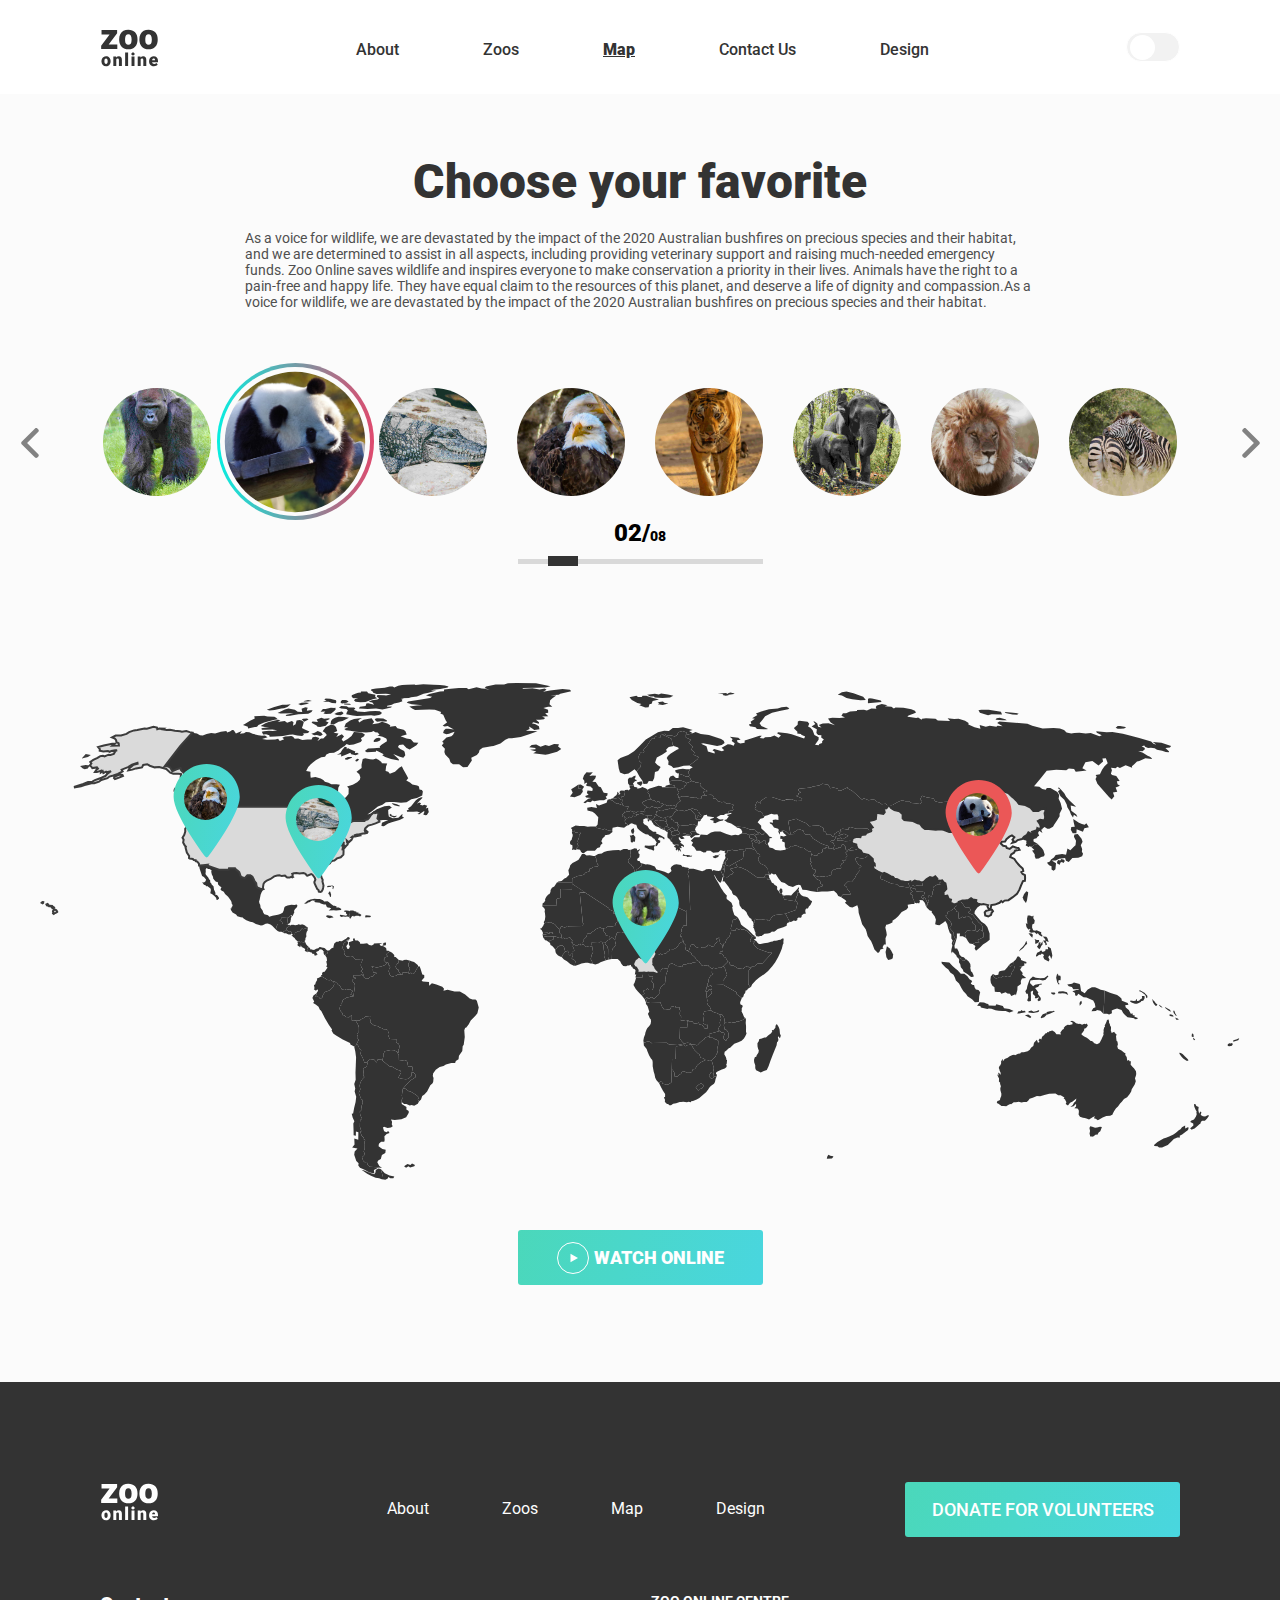
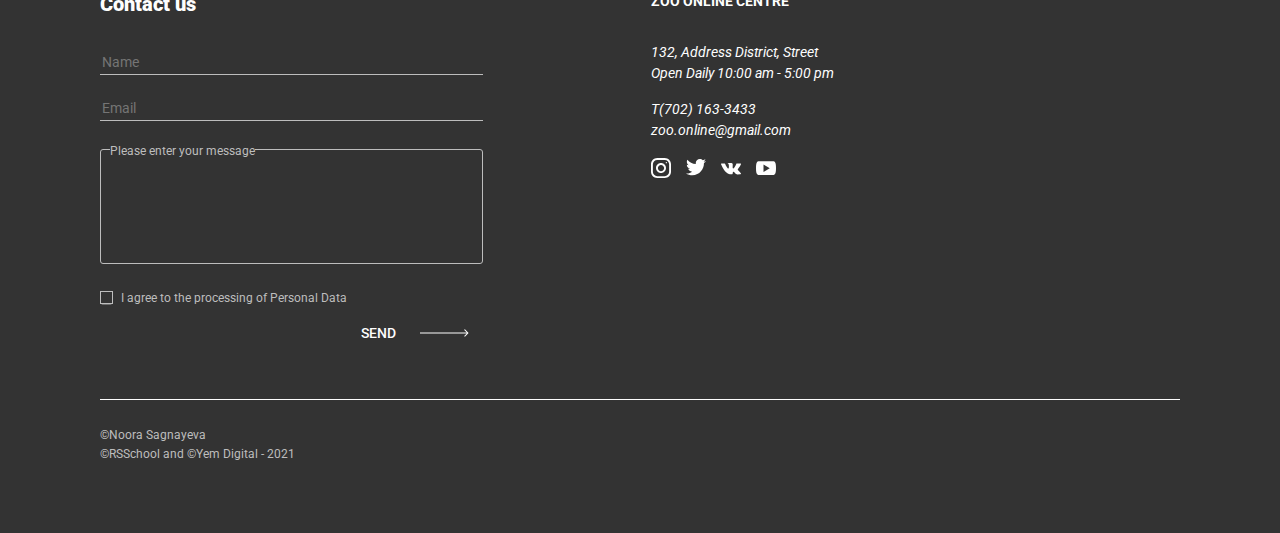
<file: pages/Map/map.html>
<!doctype html>
<html lang="en">
  <head>
    <meta charset="UTF-8">
    <meta name="viewport"
          content="width=device-width, user-scalable=no, initial-scale=1.0, maximum-scale=1.0, minimum-scale=1.0">
    <meta http-equiv="X-UA-Compatible" content="ie=edge">
    <link rel="stylesheet" href="../../normalize.css">
    <link href="https://fonts.googleapis.com/css2?family=Roboto:wght@400;500;900&display=swap" rel="stylesheet">
    <link rel="stylesheet" href="map.css">
    <title>Map</title>
  </head>
  <body>
    <header class="header">
      <div class="wrapper wrapper-header">
        <div class="logo">
          <a href="../../index.html">
            <svg class="logo-svg" width="59" height="42" viewBox="0 0 59 42" fill="none" xmlns="http://www.w3.org/2000/svg">
            <path d="M8.64844 18.4297H17.3145V23H1.16016V19.6953L9.59766 8.55078H1.5293V3.98047H17.1211V7.17969L8.64844 18.4297ZM19.1602 13.3145C19.1602 11.416 19.5293 9.72852 20.2676 8.25195C21.0059 6.76367 22.0664 5.62109 23.4492 4.82422C24.832 4.02734 26.4551 3.62891 28.3184 3.62891C31.166 3.62891 33.4102 4.51367 35.0508 6.2832C36.6914 8.04102 37.5117 10.4375 37.5117 13.4727V13.6836C37.5117 16.6484 36.6855 19.0039 35.0332 20.75C33.3926 22.4844 31.166 23.3516 28.3535 23.3516C25.6465 23.3516 23.4727 22.543 21.832 20.9258C20.1914 19.2969 19.3066 17.0938 19.1777 14.3164L19.1602 13.3145ZM25.084 13.6836C25.084 15.4414 25.3594 16.7305 25.9102 17.5508C26.4609 18.3711 27.2754 18.7812 28.3535 18.7812C30.4629 18.7812 31.541 17.1582 31.5879 13.9121V13.3145C31.5879 9.9043 30.498 8.19922 28.3184 8.19922C26.3379 8.19922 25.2656 9.66992 25.1016 12.6113L25.084 13.6836ZM39.375 13.3145C39.375 11.416 39.7441 9.72852 40.4824 8.25195C41.2207 6.76367 42.2812 5.62109 43.6641 4.82422C45.0469 4.02734 46.6699 3.62891 48.5332 3.62891C51.3809 3.62891 53.625 4.51367 55.2656 6.2832C56.9062 8.04102 57.7266 10.4375 57.7266 13.4727V13.6836C57.7266 16.6484 56.9004 19.0039 55.248 20.75C53.6074 22.4844 51.3809 23.3516 48.5684 23.3516C45.8613 23.3516 43.6875 22.543 42.0469 20.9258C40.4062 19.2969 39.5215 17.0938 39.3926 14.3164L39.375 13.3145ZM45.2988 13.6836C45.2988 15.4414 45.5742 16.7305 46.125 17.5508C46.6758 18.3711 47.4902 18.7812 48.5684 18.7812C50.6777 18.7812 51.7559 17.1582 51.8027 13.9121V13.3145C51.8027 9.9043 50.7129 8.19922 48.5332 8.19922C46.5527 8.19922 45.4805 9.66992 45.3164 12.6113L45.2988 13.6836Z" fill="#333333"/>
            <path d="M1.45703 35.1572C1.45703 34.208 1.6416 33.3643 2.01074 32.626C2.37988 31.8818 2.91016 31.3105 3.60156 30.9121C4.29297 30.5137 5.10449 30.3145 6.03613 30.3145C7.45996 30.3145 8.58203 30.7568 9.40234 31.6416C10.2227 32.5205 10.6328 33.7188 10.6328 35.2363V35.3418C10.6328 36.8242 10.2197 38.002 9.39355 38.875C8.57324 39.7422 7.45996 40.1758 6.05371 40.1758C4.7002 40.1758 3.61328 39.7715 2.79297 38.9629C1.97266 38.1484 1.53027 37.0469 1.46582 35.6582L1.45703 35.1572ZM4.41895 35.3418C4.41895 36.2207 4.55664 36.8652 4.83203 37.2754C5.10742 37.6855 5.51465 37.8906 6.05371 37.8906C7.1084 37.8906 7.64746 37.0791 7.6709 35.4561V35.1572C7.6709 33.4521 7.12598 32.5996 6.03613 32.5996C5.0459 32.5996 4.50977 33.335 4.42773 34.8057L4.41895 35.3418ZM16.0982 30.4902L16.1949 31.6064C16.8511 30.7451 17.7564 30.3145 18.9107 30.3145C19.9009 30.3145 20.6392 30.6104 21.1255 31.2021C21.6177 31.7939 21.8726 32.6846 21.8902 33.874V40H18.9195V33.9971C18.9195 33.5166 18.8228 33.165 18.6295 32.9424C18.4361 32.7139 18.0845 32.5996 17.5748 32.5996C16.9947 32.5996 16.564 32.8281 16.2828 33.2852V40H13.3209V30.4902H16.0982ZM28.1027 40H25.132V26.5H28.1027V40ZM34.4997 40H31.529V30.4902H34.4997V40ZM31.3532 28.0381C31.3532 27.6162 31.5055 27.2705 31.8102 27.001C32.1149 26.7314 32.5104 26.5967 32.9968 26.5967C33.4831 26.5967 33.8786 26.7314 34.1833 27.001C34.488 27.2705 34.6403 27.6162 34.6403 28.0381C34.6403 28.46 34.488 28.8057 34.1833 29.0752C33.8786 29.3447 33.4831 29.4795 32.9968 29.4795C32.5104 29.4795 32.1149 29.3447 31.8102 29.0752C31.5055 28.8057 31.3532 28.46 31.3532 28.0381ZM40.4924 30.4902L40.5891 31.6064C41.2454 30.7451 42.1506 30.3145 43.3049 30.3145C44.2952 30.3145 45.0334 30.6104 45.5198 31.2021C46.012 31.7939 46.2668 32.6846 46.2844 33.874V40H43.3137V33.9971C43.3137 33.5166 43.217 33.165 43.0237 32.9424C42.8303 32.7139 42.4788 32.5996 41.969 32.5996C41.3889 32.5996 40.9582 32.8281 40.677 33.2852V40H37.7151V30.4902H40.4924ZM53.9734 40.1758C52.5145 40.1758 51.3338 39.7422 50.4314 38.875C49.5291 38.002 49.0779 36.8682 49.0779 35.4736V35.2275C49.0779 34.2549 49.2566 33.3965 49.6141 32.6523C49.9773 31.9082 50.5047 31.334 51.1961 30.9297C51.8875 30.5195 52.7078 30.3145 53.657 30.3145C54.993 30.3145 56.0477 30.7305 56.8211 31.5625C57.5945 32.3887 57.9813 33.543 57.9813 35.0254V36.1768H52.0926C52.198 36.71 52.4295 37.1289 52.7869 37.4336C53.1443 37.7383 53.6072 37.8906 54.1756 37.8906C55.1131 37.8906 55.8455 37.5625 56.3729 36.9062L57.7264 38.5059C57.3572 39.0156 56.8328 39.4229 56.1531 39.7275C55.4793 40.0264 54.7527 40.1758 53.9734 40.1758ZM53.6395 32.5996C52.7723 32.5996 52.2566 33.1738 52.0926 34.3223H55.0809V34.0938C55.0926 33.6191 54.9725 33.2529 54.7205 32.9951C54.4686 32.7314 54.1082 32.5996 53.6395 32.5996Z" fill="#333333"/>
          </svg>
          </a>
          <h1>Online Zoo</h1>
        </div>
        <nav class="main-nav">
          <ul class="main-nav-list">
            <li><a href="../../index.html">About</a></li>
            <li><a href="../../pages/Zoos/panda/panda.html">Zoos</a></li>
            <li class="active"><a href="#">Map</a></li>
            <li><a href="#contact">Contact Us</a></li>
            <li><a href="https://www.figma.com/file/HKt5Nlx0jghQtJp6jW9q8F/zooApp">Design</a></li>
          </ul>
        </nav>
        <div class="switch">
          <div class="toggle">
            <input type="checkbox" id="toggle-button" class="toggle-button">
          </div>
          <div class="burger"></div>
        </div>
      </div>
    </header>
    <main class="main">
      <div class="container">
        <h2 class="container__title">Choose your favorite</h2>
        <p class="container__text">As a voice for wildlife, we are devastated by the impact of the 2020 Australian bushfires on precious species and their habitat, and we are determined to assist in all aspects, including providing veterinary support and raising much-needed emergency funds. Zoo Online saves wildlife and inspires everyone to make conservation a priority in their lives. Animals have the right to a pain-free and happy life. They have equal claim to the resources of this planet, and deserve a life of dignity and compassion.As a voice for wildlife, we are devastated by the impact of the 2020 Australian bushfires on precious species and their habitat.</p>
        <div class="map-gallery">
          <div class="map-gallery__slider" id="carousel">
            <div class="map-gallery__wrapper">
              <div class="gorilla img"></div>
              <div class="panda img active-img"></div>
              <div class="circle-active">
                <div class="circle-white"></div>
              </div>
              <div class="crocodile img"></div>
              <div class="eagles img"></div>
              <div class="tiger img"></div>
              <div class="elephant img"></div>
              <div class="lion img"></div>
              <div class="zebra img"></div>
            </div>
          </div>
          <svg class="arrowLeft" width="30" height="30" viewBox="0 0 30 30" fill="none" xmlns="http://www.w3.org/2000/svg">
            <path d="M6.6663 16.1706L20.0167 29.5207C20.3255 29.8298 20.7376 30 21.1772 30C21.6167 30 22.0289 29.8298 22.3376 29.5207L23.3208 28.5378C23.9605 27.8973 23.9605 26.8564 23.3208 26.2169L12.1102 15.0062L23.3332 3.78314C23.642 3.47412 23.8125 3.06217 23.8125 2.6229C23.8125 2.18315 23.642 1.7712 23.3332 1.46194L22.3501 0.479263C22.0411 0.17024 21.6291 0 21.1896 0C20.7501 0 20.3379 0.17024 20.0291 0.479263L6.6663 13.8416C6.35679 14.1516 6.18679 14.5655 6.18777 15.0055C6.18679 15.4472 6.35679 15.8608 6.6663 16.1706Z" fill="#828282"/>
          </svg>
          <svg class="arrowRight" width="30" height="30" viewBox="0 0 30 30" fill="none" xmlns="http://www.w3.org/2000/svg">
            <path d="M23.3337 13.8294L9.98332 0.479264C9.67454 0.170243 9.26235 0 8.82284 0C8.38334 0 7.97114 0.170243 7.66237 0.479264L6.6792 1.46218C6.03945 2.10267 6.03945 3.14363 6.6792 3.78314L17.8898 14.9938L6.66676 26.2169C6.35799 26.5259 6.1875 26.9378 6.1875 27.3771C6.1875 27.8168 6.35799 28.2288 6.66676 28.5381L7.64993 29.5207C7.95895 29.8298 8.3709 30 8.81041 30C9.24991 30 9.66211 29.8298 9.97088 29.5207L23.3337 16.1584C23.6432 15.8484 23.8132 15.4345 23.8122 14.9945C23.8132 14.5528 23.6432 14.1392 23.3337 13.8294Z" fill="#828282"/>
          </svg>
          <div class="range-box first-screen__range-box">
            <label for="range" class="range-label first-screen__range-label"><span>02/</span>08</label>
            <input type="range" class="range first-screen__range" id="range" min="1" max="8" step="1" value="2">
          </div>
        </div>
        <div class="map-with-placeholder">
          <svg width="1200" height="498" viewBox="0 0 1200 498" fill="none" xmlns="http://www.w3.org/2000/svg" class="map"  preserveAspectRatio="none">
            <path d="M742.625 212.977L743.227 212.795L743.438 213.779L746.131 213.219L749.036 213.31L751.157 213.415L753.339 210.995L755.747 208.711L757.748 206.518L758.515 207.743L759.252 210.556L757.477 210.572L757.387 212.886L758.049 213.385L756.529 214.081L756.634 215.533L755.747 217.016L755.762 218.438L755.115 219.194L744.446 217.409L742.821 213.794L742.625 212.977Z" fill="#333333"/>
            <path d="M771.425 172.316L775.111 173.677L777.609 173.193L778.076 171.574L780.694 171.045L782.454 169.956L782.665 167.112L785.434 166.416L785.75 165.146L787.51 166.099L788.563 166.204L790.459 166.235L793.152 166.991L794.266 167.43L796.538 166.28L797.802 166.961L798.614 165.327L800.661 165.403L801.082 164.888L801.187 163.451L802.421 162.211L804.407 163.013L804.242 164.102L805.295 164.268L805.521 167.278L807.071 168.443L808.124 167.687L809.583 167.339L811.404 165.736L813.796 166.008H817.302L818.1 167.036L816.204 167.43L814.594 168.095L810.757 168.504L807.221 169.26L805.506 170.803L806.574 172.316L807.266 174.101L805.807 175.598L806.183 176.96L805.446 178.245L802.165 178.14L803.881 180.499L801.834 181.392L800.706 183.54L801.202 185.688L799.999 186.686L798.675 186.353L796.102 186.822L795.876 187.821H793.303L791.648 189.833L791.919 192.873L787.615 194.34L785.163 194.038L784.561 194.809L782.424 194.356L779.024 194.9L773.005 193.07L775.758 189.848L775.187 187.549L772.493 186.943L771.937 184.69L770.432 181.846L771.636 179.879L770.071 179.365L770.658 176.763L771.425 172.316Z" fill="#333333"/>
            <path d="M631.401 150.185L631.055 151.395L631.612 152.923L633.071 153.8L633.056 154.738L631.988 155.253L631.853 156.417L630.378 158.142L629.791 157.885L629.686 157.098L627.745 155.903L627.354 154.209L627.504 151.773L627.91 150.669L627.308 150.094L627.022 148.96L628.377 147.205L628.617 147.886L629.505 147.568L630.273 148.521L631.1 148.884L631.401 150.185Z" fill="#333333"/>
            <path d="M708.966 152.909L713.571 152.35L714.398 153.287L715.752 153.908L715.196 154.8L717.137 156.025L716.339 157.16L717.889 158.128L719.484 158.718L719.86 161.184L718.656 161.29L717.016 159.232L716.956 158.688H715.466L714.353 157.735L713.661 157.826L712.201 156.782L709.583 155.904L709.689 154.165L708.966 152.909Z" fill="#333333"/>
            <path d="M620.357 320.168L621.214 322.83L622.222 324.963L623.035 326.112L624.389 327.973L626.736 327.686L627.91 327.186L629.881 327.686L630.408 326.793L631.326 324.721L633.538 324.585L633.733 323.964L635.554 323.949L635.223 325.235L639.541 325.205L639.586 327.444L640.293 328.82L639.737 330.968L639.978 333.146L641.136 334.478L640.895 338.698L641.768 338.38L643.318 338.471L645.53 337.942L647.14 338.138L647.501 339.243L647.064 340.982L647.651 342.646L647.11 343.977L647.38 345.203L640.008 345.157L639.616 356.487L641.934 359.407L644.176 361.63L637.66 363.083L629.129 362.583L626.722 360.874L612.412 361.025L611.87 361.267L609.794 359.664L607.507 359.558L605.385 360.163L603.67 360.844L603.369 358.605L603.896 355.474L605.16 352.206L605.355 350.678L606.544 347.472L607.402 346.019L609.463 343.69L610.607 342.102L611.013 339.47L610.847 337.442L609.794 336.172L608.861 334.009L608.003 331.876L608.199 331.135L609.298 329.728L608.244 326.294L607.537 323.904L605.762 321.65L606.108 320.969L607.582 320.485L608.605 320.561L609.854 320.122L620.357 320.168ZM606.514 319.487L605.611 319.865L604.678 317.188L606.123 315.645L607.191 315.055L608.53 316.265L607.221 317.021L606.634 317.929L606.514 319.487Z" fill="#333333"/>
            <path d="M353.354 496.167L350.375 496.349L348.388 495.078L346.432 494.987H343.002L340.745 486.985L342.445 488.649L344.792 491.326L349.562 493.474L354.287 494.382L353.354 496.167ZM334.305 377.845L336.607 380.416L337.705 377.557L341.723 377.709L342.355 378.465L349.321 384.289L352.24 384.818L356.754 387.45L360.471 388.857L361.133 390.43L358.229 395.846L361.84 396.814L365.797 397.358L368.491 396.783L371.38 394.046L371.666 390.899L373.336 390.218L375.262 392.276L375.457 395.135L372.719 397.101L370.522 398.538L366.956 402.002L362.863 406.873L362.322 409.732L361.84 413.393L362.322 416.948L361.675 417.749L361.705 420.049L361.72 421.909L366.49 424.98L366.354 427.431L368.701 428.989L368.777 430.728L366.174 435.312L361.434 437.233L354.753 437.974L350.961 437.611L352.03 439.744L351.789 442.421L352.737 444.221L350.931 445.477L347.561 445.976L344.085 444.675L342.957 445.613L344.1 449.153L346.568 450.242L348.193 449.107L349.532 450.968L346.658 452.072L344.416 454.296L344.657 457.896L344.266 459.802L341.121 459.817L338.909 461.648L338.563 464.325L342.4 466.942L345.71 467.668L345.319 470.875L341.903 472.902L340.805 477.092L338.187 478.499L337.284 480.178L339.315 483.899L342.024 485.972L340.609 485.79L337.465 485.23L329.52 484.746L327.594 482.659L326.917 479.981L324.81 480.208L323.306 478.907L321.997 475.126L324.088 473.552L324.555 471.283L323.712 469.468L324.705 466.412L324.795 461.678L323.953 459.575L325.247 458.91L324.585 457.548L322.884 456.837L323.652 455.34L321.846 453.978L320.176 449.864L321.365 449.138L319.905 444.781L319.965 441.12L320.251 437.929L322.042 436.628L320.372 433.149L319.77 429.866L321.952 427.536L321.38 424.556L322.764 421.062L322.268 417.78L321.274 417.129L318.762 410.973L320.372 407.297L319.574 403.848L320.402 400.611L322.252 397.252L324.449 395.044L323.231 393.637L323.832 392.503L323.065 386.558L326.691 384.788L327.519 381.097L327.007 380.204L329.625 376.982L334.305 377.845Z" fill="#333333"/>
            <path d="M618.055 127.799L617.889 129.266H616.038L616.73 130.037L615.752 132.337L615.166 132.942L612.277 133.033L610.651 133.849L607.898 133.562L603.143 132.639L602.346 131.399L599.111 132.019L598.75 132.7L596.733 132.201L595.048 132.095L593.528 131.444L594.01 130.567L593.859 129.932L594.837 129.735L596.553 130.733L596.974 129.795L599.893 129.947L602.225 129.296L603.805 129.417L604.858 130.143L605.144 129.538L604.573 127.209L605.731 126.755L606.815 125.106L609.297 126.256L611.073 124.804L612.201 124.531L614.819 125.62L616.339 125.439L617.889 126.104L617.663 126.558L618.055 127.799Z" fill="#333333"/>
            <path d="M1052.27 444.631L1055.02 445.872L1057.05 445.388L1059.97 444.692L1061.9 444.934L1060.32 449.169L1058.63 450.41L1057.02 453.284L1056.29 452.301L1052.86 454.797L1052.26 454.6L1050.24 454.494L1049.53 451.439L1050.07 449.079L1049.44 445.963L1050.19 444.329L1052.27 444.631ZM1070.76 348.243L1071.68 351.041L1074.12 349.695L1075.1 351.208L1076.62 352.584L1076.03 354.173L1076.34 357.228L1076.62 358.998L1077.44 359.437L1077.92 362.477L1077.28 364.323L1078 366.743L1081.49 368.604L1083.66 370.298L1085.73 371.856L1085.1 372.718L1086.68 374.942L1087.25 378.799L1088.82 378.013L1089.9 379.571L1090.88 379.011L1090.65 382.793L1092.64 384.986L1093.95 386.347L1095.98 389.222L1096.24 392.096L1095.8 394.123L1094.97 396.331L1095.8 399.357L1094.7 402.518L1093.62 404.167L1091.74 407.359L1091.18 409.401L1089.69 411.957L1087.13 415.21L1084 416.964L1081.82 419.717L1080.08 421.487L1077.98 424.573L1076.03 426.343L1074.19 429.02L1072.84 431.486L1072.6 432.606L1070.18 433.846L1066.32 433.982L1062.62 435.449L1060.53 436.826L1057.9 438.354L1055.7 436.781L1053.85 436.145L1055.08 434.285L1052.98 434.965L1049.04 437.552L1046.46 436.584L1044.75 436.024L1042.9 435.767L1039.99 434.738L1038.58 432.53L1038.89 429.822L1038.71 428.022L1037.52 426.57L1034.38 426.131L1036.06 424.407L1036.09 421.76L1033.63 424.225L1030.38 424.876L1032.8 422.909L1033.96 420.852L1035.82 419.097L1036.35 416.45L1032.63 419.506L1030.12 420.716L1027.92 423.56L1025.7 422.092L1026.39 420.201L1025.02 417.6L1023.61 416.268L1024.48 415.452L1020.67 413.288L1018.28 413.183L1015.45 411.443L1009.18 411.776L1004.36 413.062L1000.12 414.257L996.898 414.015L992.761 415.845L989.556 416.662L988.382 418.538L986.712 419.99L983.778 420.08L981.536 420.398L978.677 419.748L976.104 420.126L973.697 420.292L971.139 422.198L970.191 422.032L968.19 423.045L966.233 424.18L963.766 424.044H961.479L958.454 421.76L956.784 421.079L957.401 419.037L959.222 418.553L960.019 417.736L960.215 416.465L961.253 413.984L961.388 411.867L960.41 408.251L960.305 406.224L960.907 404.182L960.034 401.868L960.17 400.824L958.921 399.402L959.056 396.604L957.627 393.775L957.431 392.262L958.665 393.805L958.123 390.492L959.658 391.521L960.425 392.913L960.711 391.082L959.508 388.269L959.372 387.149L958.755 386.09L959.493 384.018L960.365 383.141L961.133 381.356L961.103 379.283L962.968 376.712L962.788 379.434L964.669 376.969L967.708 375.789L969.664 374.261L972.538 372.96L974.178 372.688L975.081 373.127L978.06 371.795L980.257 371.402L980.904 370.616L981.882 370.298L983.808 370.374L987.675 369.33L989.812 367.757L991 365.851L993.317 364.035L993.663 362.613L994.025 360.677L996.883 357.652L997.967 360.723L999.562 360.027L998.524 358.333L999.863 356.608L1001.32 357.38L1002.09 354.672L1004.23 352.917L1005.23 351.51L1007.09 350.905L1007.25 349.907L1008.77 350.33L1008.92 349.438L1010.55 348.924L1012.31 348.44L1014.74 350.073L1016.46 352.191L1018.67 352.206L1020.88 352.539L1020.36 350.587L1022.37 347.729L1024.07 346.806L1023.62 345.913L1025.37 343.886L1027.64 342.631L1029.41 343.054L1032.47 342.374L1032.57 340.558L1030.08 339.378L1032.02 338.864L1034.29 339.757L1036.03 341.209L1038.94 342.116L1039.98 341.769L1042.07 342.858L1044.25 341.844L1045.54 342.147L1046.45 341.466L1047.89 343.221L1046.75 345.127L1045.24 346.564L1044.01 346.685L1044.27 348.107L1043 349.892L1041.54 351.646L1041.66 352.645L1044.22 354.611L1046.79 355.761L1048.45 356.986L1050.71 359.089H1051.7L1053.41 359.996L1053.77 361.101L1056.96 362.311L1059.48 361.086L1060.47 359.18L1061.4 357.606L1062.13 355.64L1063.59 352.811L1063.31 351.087L1063.71 350.058L1063.54 348.016L1064.32 345.338L1065.09 344.612L1064.67 343.417L1065.72 341.542L1066.59 339.575L1066.79 338.562L1068.23 337.23L1069.06 338.97L1069.08 341.209L1069.92 341.632V343.13L1071 344.945L1071.03 346.957L1070.76 348.243Z" fill="#333333"/>
            <path d="M714.353 157.735L715.466 158.688H716.971L717.016 159.232L718.656 161.29L716.264 160.821L714.353 159.172L713.661 157.826L714.353 157.735ZM721.665 152.456L723.185 152.698L723.637 151.79L725.442 150.353L727.473 152.229L729.55 154.755L731.145 154.921L732.319 155.889L729.58 156.177L729.369 158.945L728.948 160.201L727.82 161.032L728.136 162.802L727.308 162.984L724.961 161.108L725.894 159.338L724.765 158.295L723.531 158.552L719.86 161.184L719.484 158.718L717.889 158.128L716.339 157.16L717.151 156.025L715.195 154.8L715.752 153.908L714.398 153.288L713.57 152.35L714.323 151.775L716.971 152.788L718.807 153L719.213 152.592L717.302 150.655L718.099 150.156L719.062 150.277L721.665 152.456Z" fill="#333333"/>
            <path d="M625.458 139.462L626.661 139.446L625.924 141.02L627.624 142.396L627.233 144.075L626.451 144.227L625.849 144.559L624.811 145.376L624.434 147.343L621.395 145.996L620.056 144.499L618.732 143.712L617.137 142.381L616.354 141.277L614.639 139.598L615.256 138.115L616.49 138.947L617.182 138.206L618.717 138.115L621.621 138.72L623.908 138.66L625.458 139.462Z" fill="#333333"/>
            <path d="M887.389 220.829L887.645 223.37L886.351 222.841L886.938 225.7L885.704 223.839L885.283 222.039L884.395 220.314L882.649 218.242L879.399 218.106L879.911 219.573L879.068 221.555L877.488 220.829L877.052 221.479L876.014 221.086L874.615 220.768L873.697 217.834L872.132 215.156L872.433 213.008L870.146 212.055L870.748 210.754L872.734 209.438L869.95 207.547L870.823 205.127L873.817 206.67L875.502 206.851L876.179 209.317L879.565 209.816L882.8 209.756L884.906 210.361L883.733 213.386L882.198 213.583L881.401 215.61L883.567 217.455L883.823 215.186L884.786 215.171L887.389 220.829Z" fill="#333333"/>
            <path d="M573.005 116.286L575.382 116.573L578.377 115.832L580.468 117.39L582.274 118.222L581.958 120.642L581.115 120.778L580.799 122.775L577.91 121.142L576.24 121.429L573.938 119.735L572.403 118.313L570.898 118.252L570.417 116.997L573.005 116.286Z" fill="#333333"/>
            <path d="M552.21 264.954L549.788 264.031L548.118 264.168L546.869 265.06L545.274 264.319L544.657 263.139L543.062 262.368L542.836 260.295L543.814 258.782L543.739 257.587L546.553 254.638L547.08 252.187L548.058 251.325L549.773 251.809L551.263 251.083L551.744 250.16L554.498 248.572L555.175 247.452L558.485 245.985L560.426 245.471L561.314 246.151L563.586 246.136L563.3 247.861L563.781 249.494L565.767 251.809L565.888 253.533L569.965 254.335L569.89 256.786L569.123 257.845L567.392 258.177L566.67 259.735L565.451 260.129L562.337 260.053L560.697 259.781L559.553 260.356L557.988 260.083L551.819 260.265L551.729 262.277L552.21 264.954Z" fill="#333333"/>
            <path d="M637.765 141.686L638.834 143.153L640.098 142.896L642.701 143.455L647.621 143.637L649.201 142.729L653.068 141.897L655.596 143.198L657.597 143.576L655.987 145.044L654.979 147.6L656.228 149.642L653.309 149.158L649.968 150.278L650.074 152.063L647.034 152.395L644.582 151.155L641.948 152.138L639.466 152.032L639.059 149.673L637.314 148.523L637.826 148.024L637.434 147.6L637.916 146.466L639.12 145.346L637.389 143.803L636.998 142.502L637.765 141.686Z" fill="#333333"/>
            <path d="M666.715 315.266L666.52 310.985L665.632 309.366L667.799 309.638L668.897 307.611L670.793 307.853L670.988 309.245L671.756 310.062L671.786 311.212L670.898 311.953L669.499 313.813L668.19 315.099L666.715 315.266Z" fill="#333333"/>
            <path d="M571.831 276.995L568.897 277.403L568.009 274.953L568.175 266.784L567.453 266.043L567.317 264.304L566.083 263.063L565 262.004L565.451 260.129L566.67 259.735L567.392 258.177L569.123 257.844L569.89 256.785L571.079 255.742L572.358 255.727L575.066 257.769L574.931 258.964L575.728 261.066L575.036 262.503L575.412 263.456L573.697 265.665L572.599 266.754L571.937 268.993L572.027 271.262L571.831 276.995Z" fill="#333333"/>
            <path d="M968.867 283.152L970.236 281.821L973.185 279.885L973.095 281.624L972.96 283.909L971.259 283.788L970.552 284.998L968.867 283.152Z" fill="#333333"/>
            <path d="M341.723 377.709L337.706 377.558L336.607 380.417L334.305 377.845L329.626 376.983L327.007 380.205L324.525 380.689L322.689 375.773L320.432 371.779L321.245 368.33L319.274 366.818L318.596 364.261L316.685 361.826L318.626 357.983L316.896 354.988L317.633 353.793L316.911 352.477L318.19 350.692L318.07 347.667L318.1 345.171L318.807 343.961L315.452 338.228L318.1 338.53L319.921 338.455L320.673 337.381L323.712 335.928L325.518 334.597L330.152 333.992L329.881 336.67L330.378 338.031L330.197 340.421L334.2 343.613L338.202 344.188L339.662 345.519L342.099 346.23L343.619 347.258L345.846 347.228L347.952 348.287L348.223 350.344L348.96 351.388L349.096 352.916L348.073 352.976L349.668 357.121L356.454 357.272L356.062 359.33L356.529 360.737L358.515 361.735L359.493 363.943L359.057 366.757L358.199 368.315L358.681 370.342L357.627 371.083L357.492 369.979L354.076 368.164L350.811 368.118L344.747 369.147L343.303 372.278L343.378 374.199L342.355 378.465L341.723 377.709Z" fill="#333333"/>
            <path d="M362.863 406.873L366.956 402.017L370.522 398.553L372.719 397.101L375.457 395.135L375.277 392.276L373.336 390.218L371.666 390.914L372.177 388.842L372.463 386.739L372.298 384.788L370.989 384.137L369.725 384.712L368.401 384.546L367.874 383.184L367.287 379.917L366.55 378.843L364.097 377.89L362.728 378.586L358.966 377.905L358.816 373.065L357.627 371.083L358.68 370.342L358.199 368.315L359.057 366.757L359.493 363.943L358.515 361.734L356.529 360.736L356.062 359.329L356.454 357.272L349.668 357.121L348.073 352.976L349.096 352.915L348.96 351.388L348.223 350.344L347.952 348.287L345.846 347.228L343.619 347.258L342.099 346.229L339.662 345.518L338.202 344.187L334.2 343.612L330.197 340.421L330.378 338.031L329.881 336.669L330.152 333.992L325.518 334.597L323.712 335.928L320.673 337.38L319.92 338.454L318.1 338.53L315.451 338.227L313.465 338.847L311.84 338.439V333.024L309.012 335.126L305.867 335.035L304.452 333.129L302.075 332.933L302.767 331.405L300.706 329.242L299.111 326.035L300.029 325.385L299.969 323.872L302.09 322.843L301.684 320.922L302.557 319.682L302.782 318.033L306.8 315.597L309.704 314.917L310.17 314.387L313.375 314.554L314.865 304.797L314.94 303.254L314.368 301.212L312.788 299.911L312.803 297.339L314.82 296.749L315.527 297.112L315.662 295.751L313.571 295.388L313.541 293.164L320.477 293.24L321.666 292.015L322.644 293.134L323.336 295.237L324.013 294.798L325.954 296.674L328.723 296.447L329.43 295.358L332.078 294.526L333.553 293.951L333.974 292.438L336.517 291.425L336.336 290.683L333.327 290.381L332.86 288.127L333.026 285.752L331.446 284.829L332.123 284.496L334.756 284.95L337.57 285.843L338.608 284.996L341.181 284.451L345.184 283.12L346.508 281.759L346.056 280.76L347.922 280.594L348.72 281.426L348.238 282.984L349.457 283.528L350.239 285.177L349.231 286.433L348.629 289.458L349.532 291.258L349.773 292.907L351.955 294.571L353.7 294.753L354.106 294.057L355.235 293.89L356.845 293.27L358.003 292.332L359.974 292.635L360.847 292.499L362.773 292.786L363.104 292.06L362.517 291.364L362.878 290.32L364.308 290.638L365.993 290.275L368.024 291.031L369.574 291.773L370.688 290.804L371.485 290.956L371.967 291.954L373.667 291.697L375.051 290.351L376.165 287.734L378.316 284.466L379.52 284.3L380.378 286.266L382.319 292.499L384.23 293.073L384.32 295.539L381.627 298.459L382.74 299.533L389.029 300.092L389.165 303.662L391.873 301.333L396.357 302.603L402.286 304.782L404.031 306.869L403.459 308.836L407.597 307.731L414.534 309.622L419.86 309.486L425.141 312.421L429.731 316.414L432.484 317.443L435.524 317.579L436.833 318.698L438.097 323.236L438.728 325.385L437.404 331.269L435.644 333.598L430.754 338.545L428.602 342.569L426.074 345.655L425.187 345.73L424.284 348.347L424.765 355.018L424.013 360.509L423.727 362.854L422.674 364.261L422.283 369.026L418.957 373.67L418.551 377.361L415.813 378.903L415.12 381.036L411.314 381.021L405.882 382.398L403.519 383.986L399.683 385.03L395.77 387.859L393.092 391.398L392.806 394.061L393.543 396.027L393.212 399.627L392.581 401.367L390.339 403.333L387.119 409.611L384.38 412.44L382.213 414.119L381.025 417.507L378.993 419.549L377.805 417.522L379.129 415.828L376.857 413.408L373.923 411.441L370.116 409.142L368.852 409.248L365.075 406.495L362.863 406.873Z" fill="#333333"/>
            <path d="M290.911 214.703L290.038 214.884L289.391 212.827L288.217 211.798L289.255 209.529L290.279 209.681L291.151 212.63L290.911 214.703ZM291.181 204.659L287.299 205.233L287.239 203.902L288.924 203.63L291.197 203.736L291.181 204.659ZM294.04 204.613L293.107 207.154L292.521 206.701L292.822 204.84L291.452 203.433L291.497 203.01L294.04 204.613Z" fill="#333333"/>
            <path d="M880.98 200.407L882.574 201.541L882.695 203.735L879.866 203.841L876.887 203.599L874.78 204.158L871.41 202.812L871.229 202.086L873.11 199.439L874.826 198.531L877.444 199.363L879.294 199.454L880.98 200.407Z" fill="#333333"/>
            <path d="M652.662 365.23L653.354 365.88L654.392 367.938L658.244 371.856L659.749 372.234L659.703 373.489L660.651 375.743L663.345 376.288L665.526 377.906L660.456 380.523L657.206 383.186L655.942 385.561L654.828 386.907L652.917 387.194L652.24 388.888L651.834 390.008L649.562 390.84L646.733 390.658L645.108 389.66L643.649 389.236L641.918 390.053L641 391.763L639.315 392.837L637.51 394.425L634.997 394.788L634.259 393.548L634.666 391.369L632.71 387.981L631.777 387.451L632.078 377.044L635.554 376.923L635.99 364.232L638.608 364.111L644.085 362.855L645.394 364.337L647.681 362.931H648.749L650.766 362.129L651.398 362.386L652.662 365.23Z" fill="#333333"/>
            <path d="M637.585 107.119L640.684 107.134L644.025 105.788L644.551 103.776L647.034 102.627L646.553 101.038L648.418 100.433L651.653 99.0566L655.114 99.9491L655.686 100.842L657.296 100.403L660.516 101.265L661.057 102.944L660.501 103.897L662.803 106.242L664.202 106.892L664.097 107.543L666.339 108.163L667.392 109.116L666.249 109.903L663.63 109.782L663.059 110.114L663.962 111.294L665.045 113.594L662.291 113.805L661.389 114.577V116.377L660.064 116.029L657.16 116.211L656.213 115.379L655.069 115.999L653.79 115.484L651.232 115.409L647.531 114.547L644.22 114.274L641.723 114.35L640.037 115.318L638.503 115.454L638.292 113.866L637.148 112.217L639.014 111.476L638.894 110.054L637.871 108.692L637.585 107.119Z" fill="#333333"/>
            <path d="M247.802 235.895L247.832 235.366L248.268 235.2L248.87 235.623L250.345 233.475L251.022 233.43L250.992 233.959L251.654 233.974L251.488 234.942L250.766 236.47L251.022 237.03L250.54 238.3L250.721 238.648L250.149 240.449L249.367 241.386L248.72 241.492L247.907 242.733H246.854L247.501 238.709L247.802 235.895Z" fill="#333333"/>
            <path d="M300.796 19.3981L302.045 17.9157L305.325 18.0518L306.634 18.2939L308.605 19.5343L306.679 20.82L302.045 21.5613L300.646 20.7293L300.796 19.3981ZM310.26 22.7412L310.953 22.3327L309.658 21.6672L304.317 21.6218L304.121 22.6201L308.951 22.8471L310.26 22.7412ZM334.726 37.7017L336.652 39.5925L337.344 39.8043L340.73 39.3202L343.724 39.3959L346.673 39.5018L347.004 38.5185L343.333 36.552L337.164 36.1738L335.659 36.4159L334.726 37.7017ZM286.607 18.6115L282.936 19.6704L288.714 19.8065L291.949 20.9562L295.921 21.3646L296.327 19.8671L295.996 18.1728L290.233 16.8719L285.599 16.3879L284.32 17.7493L286.607 18.6115ZM313.435 16.1307L318.25 16.1005L315.256 17.0534L313.977 18.3392L315.482 19.8065L320.582 20.2604L325.518 20.0032L332.77 17.3106L337.314 16.2517L335.208 15.1021L335.373 12.7423L331.807 12.0767L328.256 11.3052L326.992 9.39924L320.868 9.58076L321.094 10.3976L318.205 10.6548L315.241 11.7439L311.765 13.3322L311.75 14.9357L313.435 16.1307ZM237.555 30.9399L240.79 31.5904L253.67 31.1668L246.433 32.74L245.695 33.9048L250.014 33.8292L258.425 32.2711L268.295 31.7265L271.5 30.0323L272.614 28.2776L269.89 28.1263L266.896 28.7163L267.031 27.4456L267.754 25.7514L265.376 25.3279L261.585 26.6288L262.232 30.0475L257.672 29.7752L254.874 27.6574L248.419 26.4624L244.823 27.4608L237.555 30.9399ZM271.876 18.8838L269.243 18.1577L268.009 17.9913L264.097 19.0653L263.495 19.5645L267.889 19.5796L271.876 18.8838ZM267.031 22.1058L269.048 21.0469L265.888 20.4873L261.6 20.8503L258.199 21.9848L260.953 23.1345L267.031 22.1058ZM285.96 32.1047L290.82 31.7417L294.296 29.0793L295.785 27.249L295.154 25.6001L294.522 26.0691L290.895 25.8573L285.704 27.0826L282.876 26.9616L280.573 29.7298L285.313 29.4575L283.462 31.5299L285.96 32.1047ZM269.424 49.5158L265.391 47.8216L261.855 46.0517L262.863 43.5406L263.811 40.0615L261.81 38.6093L259.493 38.0496L256.574 38.5639L255.596 42.2246L252.978 43.707L253.489 40.1976L251.879 39.0177L247.155 40.8481L244.747 39.048L237.525 40.122L240.399 38.458L238.142 37.7622L228.632 39.9404L225.382 41.3624L220.643 44.0398L224.826 44.9777L229.294 44.9323L221.44 46.3542L221.861 47.6703L225.894 47.7459L232.289 47.4585L237.209 48.2905L232.951 48.9258L228.993 48.7594L224.028 49.3645L221.801 49.7578L223.155 52.5865L226.044 52.1781L229.294 53.1614L229.625 54.8404L235.087 54.5076L242.912 53.9631L249.261 52.7529L252.812 52.5411L257.176 53.5093L262.081 54.069L263.962 52.7529L263.044 51.3764L268.024 51.089L269.424 49.5158ZM277.715 49.0922L274.645 50.6503L271.335 51.7545L274.269 53.358L276.902 52.9647L280.152 54.0538L282.77 52.7983L281.867 51.4369L281.431 50.7562L280.122 50.1057L277.715 49.0922ZM268.521 37.384L267.031 36.5974L263.149 36.7487L261.78 37.2479L264.127 39.7438L268.521 37.384ZM293.694 42.3759L298.629 39.6984L302.481 39.0026L308.966 35.8259L304.257 34.9486L298.539 34.8275L295.018 35.8108L292.4 37.3235L291.046 39.0933L290.534 42.2397L293.694 42.3759ZM316.926 33.9048L322.674 33.8443L331.04 33.2997L334.305 33.7384L338.954 32.9669L341.317 32.0139L341.693 30.5315L339.677 29.1852L335.403 28.9432L329.595 29.2457L324.66 30.0172L320.868 29.7147L317.287 29.5634L316.204 28.7163L313.706 27.8994L315.406 26.5683L314.022 25.3884H308.68L306.664 24.2539L301.308 24.0269L298.99 25.4791L301.172 26.5985L306.439 27.0221L307.898 28.5801L306.815 30.3651L306.243 32.3165L312.758 33.4661L316.926 33.9048ZM234.591 27.9751L241.257 26.4473L243.995 26.2809L247.381 25.0405L250.721 22.2874L246.463 22.8168L242.4 22.7714L234.29 25.0858L226.752 27.7482L229.625 28.5196L234.591 27.9751ZM300.751 33.1938L303.339 31.8173L303.234 30.6828L301.834 29.4272L297.095 30.3954L294.326 31.9988L296.929 32.9367L300.751 33.1938ZM289.406 37.2025L289.466 36.1738L284.109 36.6277L281.371 35.8713L276.676 37.5958L277.955 39.9404L272.523 39.4866L271.575 40.6363L276.571 43.3894L277.564 44.7659L280.107 45.0533L285.779 43.6768L288.608 40.4548L285.464 38.9269L289.406 37.2025ZM156.89 126.421L156.409 124.439L153.805 122.972L152.978 121.278L152.451 120.037L149.562 119.659L147.817 119.115L144.777 118.343L144.1 119.175L144.431 121.111L147.486 121.762L147.591 122.775L149.954 124.016L150.36 125.286L155.024 126.92L156.89 126.421ZM318.807 72.0397L317.182 70.8447L314.819 71.1321L315.331 69.4228L312.397 68.3185L309.689 67.0932L308.395 66.1553L306.589 66.6999L306.815 65.1267L304.798 64.8393L302.12 68.1067L300.36 70.9354L296.854 72.6902L301.142 72.3574L301.202 74.4449L306.408 72.5994L310.305 70.6934L311.268 72.2969L315.617 73.1591L318.807 72.0397ZM208.003 46.3845L217.062 44.66L218.431 43.102L224.194 40.606L233.402 38.095L237.751 37.1873L236.126 35.6898L234.38 34.646L227.459 34.4494L224.209 33.7082L214.233 34.2679L214.789 36.4613L210.065 38.8059L205.626 41.4078L202.993 42.9356L207.868 44.8113L208.003 46.3845ZM339.571 58.7432L340.143 58.244L340.835 56.7162L339.03 55.7329L336.08 56.2321L333.838 58.2289L333.733 59.9836L337.149 59.8021L339.571 58.7432ZM363.164 62.5249L366.52 65.9587L369.649 67.4865L376.466 63.3266L378.331 60.8307L373.757 60.5886L370.823 57.3061L366.475 56.5195L360.576 54.1749L366.685 52.5109L365.466 49.1679L363.631 47.7308L357.371 46.324L355.551 44.0398L349.803 44.8567L350.284 43.2986L347.305 41.5893L342.054 39.774L338.533 41.196L332.289 42.2397L334.124 39.8951L331.642 36.2041L323.562 37.6714L319.063 40.5455L318.31 38.3219L321.937 36.0075L314.037 36.9604L310.14 38.4278L305.776 41.6195L304.302 45.2349L308.365 45.25L304.317 46.8837L305.942 48.1392L310.29 48.6838L315.798 49.7275L325.924 50.5293L331.431 50.0603L333.568 49.0166L335.193 50.2267L337.645 50.4385L339.586 52.647L337.254 53.5547L342.581 54.7799L346.252 56.5044L346.824 57.7297L346.914 59.318L341.497 62.7972L339.661 64.5821L340.098 65.8528L333.718 66.3066L328.03 66.3823L324.856 69.0143L326.872 70.2396L335.87 69.6648L336.261 68.621L339.932 70.3606L343.724 72.2061L342.25 73.2045L345.274 74.9441L351.052 77.0316L358.876 78.4535L358.816 77.2131L356.393 75.05L353.234 71.9641L359.824 74.8231L363.33 75.7912L365.286 73.2196L364.594 69.695L363.706 68.742L360.245 67.0932L357.913 65.0208L359.117 62.9636L363.164 62.5249ZM332.62 9.39924L333.267 10.8363L336.592 12.0464L345.831 11.8195L351.247 12.228L346.026 13.5289L344.341 13.1507L337.404 12.9994L336.788 14.8298L339.225 16.2215L337.389 17.4619L331.973 18.3241L328.632 19.7007L332.349 20.3814L334.124 22.6807L328.226 21.1377L326.39 21.3797L325.578 23.9664L319.92 24.7682L318.867 26.4775L323.863 26.6742L327.579 27.0977L336.005 26.5531L342.4 27.5364L351.187 25.3884L351.744 24.5261L347.034 24.6623L347.245 23.8454L351.804 22.7865L354.106 21.3797L358.981 20.3814L362.412 19.1561L361.569 17.3862L363.887 16.7509L360.621 16.3122L368.852 15.9189L371.079 15.1928L376.917 14.6029L383.583 11.6834L388.548 10.685L396.237 8.52188L390.7 8.53701L393.634 7.73528L400.299 7.00919L407.627 5.46625L408.5 4.51326L404.753 3.54513L399.833 3.09132L393.498 2.81904L388.367 2.59214L383.267 2.36523L375.563 2.97031L374.645 2.57701L366.971 2.72828L362.126 3.12158L358.244 3.6964L354.302 5.61752L352.677 4.61914L349.803 4.43762L344.672 5.75366L339.12 6.34361L336.065 6.4495L331.566 7.13021L330.784 8.35548L332.62 9.39924ZM351.774 133.425L350.992 131.685L349.502 132.789L350.074 133.984L353.941 135.497L355.22 135.27L357.146 133.803L354.061 133.894L351.774 133.425ZM304.904 76.5929L305.145 77.561L307.281 77.6367L311.735 75.6702L312.096 74.9743L307.928 74.9441L304.904 76.5929ZM359.929 123.638L356.92 122.14L352.842 121.248L351.639 121.55L354.272 123.229L358.259 124.364L359.869 124.288L359.929 123.638ZM388.202 127.676L388.142 125.786L385.734 126.391L387.254 123.774L384.2 122.685L382.514 123.547L379.821 122.579L381.22 121.323L379.189 120.567L376.812 121.762L379.625 118.646L381.837 116.392L382.665 115.424L381.205 115.272L378.121 116.498L375.653 118.525L371.079 124.227L367.859 126.376L369.093 127.344L366.791 128.599L367.076 129.658L373.441 129.764L377.022 129.552L380.017 130.414L377.368 132.093L379.309 132.23L383.718 129.129L384.561 129.582L383.297 132.502L385.343 133.183L386.863 133.046L388.819 129.9L388.202 127.676ZM362.502 131.791L358.364 135.8L352.782 136.314L348.855 134.529L348.358 131.836L348.178 127.994L351.834 125.589L349.336 123.834L344.356 124.197L336.757 127.162L330.348 131.867L327.398 132.457L331.988 129.159L337.886 124.424L342.445 122.836L345.816 120.279L349.246 120.037L354.136 120.052L360.937 120.809L366.58 120.234L371.335 117.299L376.962 116.029L379.565 114.773L382.213 113.427L382.86 109.418L381.882 108.057L379.49 107.588L378.948 104.563L377.173 103.428L372.328 102.505L369.995 100.463L366.309 98.4361L368.205 96.1974L365.948 91.9164L363.255 87.3481L361.84 84.1564L359.252 85.8203L355.009 89.7684L349.833 91.7501L348.238 89.6474L345.575 89.0877L346.071 84.5648L347.215 81.5545L341.813 81.2974L341.392 79.9057L338.383 77.8333L336.005 76.6232L333.086 77.561L330.077 77.2131L325.217 76.245L322.749 77.0618L321.515 82.6437L321.606 85.8808L316.505 89.6323L319.318 92.3249L320.372 95.3503L319.815 97.7403L317.197 100.236L312.743 102.747L307.07 104.411L308.696 106.302L308.56 111.944L305.671 115.62L302.827 116.785L299.066 113.382L298.042 109.388L298.268 105.788L299.863 102.702L296.523 102.354L291.332 102.142L288.518 100.645L284.907 99.6614L283.297 97.9672L280.679 96.6058L275.442 95.0628L270.733 95.7738L270.402 93.051L270.462 89.7079L266.129 89.118L268.235 84.9581L270.778 82.1445L276.074 78.1207L281.25 75.2164L285.027 74.7777L286.396 72.4481L289.556 70.9354L294.01 70.7085L298.72 68.2882L300.39 66.715L304.829 63.7048L306.649 61.9047L309.177 62.9787L313.616 62.4341L320.703 59.9382L321.967 58.1986L320.883 56.2775L324.073 54.3715L324.856 52.6017L321.921 50.8318L317.919 50.3024L313.947 50.0301L311.539 53.9479L307.672 57.0338L303.173 59.6205L301.654 57.2154L304.031 54.553L301.879 52.2537L296.312 55.0522L298.509 51.4066L293.559 50.6805L297.23 48.9258L295.951 44.8869L294.115 43.3137L290.76 42.7389L285.569 45.3407L282.65 49.2889L285.102 50.7259L286.818 52.9344L283.267 56.5346L280.965 56.4288L277.353 59.2877L279.43 55.8993L275.638 54.6892L272.629 55.3094L271.56 57.533L267.317 57.4574L262.367 58.0171L258.199 56.4136L254.723 56.6859L253.083 54.7497L251.308 53.9026L248.72 54.2505L245.033 54.4169L242.265 55.6422L244.221 57.1549L239.767 58.9701L238.097 56.8221L235.148 57.4423L226.872 57.8658L222.087 57.1095L227.549 55.3245L224.946 53.5244L221.907 53.7513L218.34 53.1462L212.548 51.8302L209.328 50.3326L205.987 50.1208L204.016 51.1646L199.938 51.7545L201.849 49.0468L195.921 51.4671L193.784 48.2602L192.129 47.8821L189.993 49.5611L187.089 50.3931L186.412 48.9107L180.859 49.8032L175.096 51.3764L171.169 50.9377L166.625 52.0571L162.713 53.5395L159.96 53.2219L156.95 51.4974L152.346 50.6352L140.384 63.9014L124.66 84.2622L127.639 84.3681L129.972 85.3514L131.085 86.9246L132.274 89.2692L136.652 87.2725L140.549 86.1077L140.971 87.9683L142.129 89.4205L143.98 91.0391L144.341 93.6107L145.109 97.6798L149.186 99.9488L147.997 102.203L145.259 103.927L144.311 105.773L146.794 108.375L145.846 111.249L149.201 112.776L147.636 114.97L147.892 118.131L153.068 119.614L154.678 121.157L159.418 124.666H159.854H169.168H178.888H182.108H192.099H201.759H211.585H221.41H232.545H243.754H250.54L251.022 123.29L252.135 123.275L252.045 125.241L252.857 125.846L255.069 126.058L258.229 126.633L261.058 127.737L263.872 127.283L267.618 128.206L269.394 126.784L271.44 126.224L272.448 125.362L273.336 124.893L276.15 125.619L278.377 125.695L279.024 126.179L279.505 128.206L283.041 128.735L282.153 129.749L283.146 130.808L282.198 132.154L283.462 132.608L282.424 133.818L283.282 133.924L284.049 133.394L284.47 134.181L286.833 134.635L289.346 134.665L291.934 135.028L294.702 135.724L295.485 136.843L296.944 139.581L295.56 140.761L292.987 140.262L291.873 138.053L291.723 140.307L289.616 142.289L289.376 143.983L288.849 144.982L286.381 146.161L284.32 148.128L283.282 149.368L285.072 149.595L287.841 148.461L289.541 147.462L290.579 147.296L292.325 147.659L293.363 147.099L295.093 146.661L298.118 146.222L298.073 145.148L297.907 145.178L296.839 145.375L295.59 145.027L296.884 143.817L298.012 143.393L300.495 142.864L303.429 142.38L304.753 143.06L305.867 142.274L307.04 141.775L307.687 142.047L307.717 142.092L311.72 139.612L313.375 138.946L318.431 138.931L324.555 138.916L325.096 138.038L326.195 137.857L327.73 137.312L329.279 135.679L330.934 132.91L334.094 130.203L334.967 131.156L337.329 130.535L338.548 131.564L337.45 136.435L339.18 138.462L342.957 138.023L348.298 137.902L341.918 140.867L341.422 143.877L343.905 144.15L348.148 141.578L351.744 140.126L359.523 138.008L364.082 135.663L362.201 134.378L362.502 131.791ZM316.956 79.5124L318.942 77.6367L318.476 76.9106L317.257 76.8349L315.617 77.8938L315.361 78.151L315.722 79.2099L316.956 79.5124ZM145.259 103.927L147.997 102.218L145.259 103.927Z" fill="#333333"/>
            <path d="M672.072 286.782L671.876 290.941L673.306 291.41L672.162 292.681L670.793 293.619L669.439 295.48L668.686 297.128L668.491 299.987L667.663 301.349L667.633 304.026L666.61 305.025L666.46 307.142L665.978 307.415L665.632 309.366L666.52 310.985L666.715 315.266L667.332 318.548L666.956 320.394L667.648 322.466L669.68 324.448L671.545 328.94L670.146 328.577L665.361 329.167L664.398 329.606L663.36 331.875L664.127 333.448L663.42 337.653L662.909 341.223L663.857 341.859L666.294 343.25L667.287 342.6L667.498 346.442L664.789 346.412L663.375 344.445L662.096 342.933L659.388 342.433L658.635 340.573L656.439 341.692L653.61 341.193L652.451 339.574L650.209 339.257L648.539 339.332L648.358 338.228L647.14 338.137L645.53 337.941L643.318 338.47L641.768 338.379L640.895 338.697L641.136 334.477L639.977 333.146L639.737 330.967L640.293 328.819L639.586 327.443L639.541 325.204L635.223 325.234L635.554 323.948L633.733 323.963L633.537 324.584L631.326 324.72L630.408 326.792L629.881 327.685L627.91 327.186L626.736 327.685L624.389 327.972L623.035 326.112L622.222 324.962L621.229 322.829L620.357 320.167L609.854 320.121L608.605 320.56L607.582 320.484L606.107 320.968L605.611 319.864L606.514 319.486L606.634 317.928L607.221 317.02L608.515 316.264L609.463 316.627L610.682 315.266L612.623 315.311L612.848 316.309L614.172 316.945L616.279 314.721L618.355 312.981L619.258 311.832L619.153 308.912L620.703 305.448L622.343 303.618L624.69 301.908L625.096 300.774L625.187 299.473L625.758 298.233L625.578 296.221L626.014 293.059L626.706 290.836L627.775 288.945L627.97 286.797L628.286 284.316L629.655 282.501L631.551 281.366L634.5 282.561L636.773 283.877L639.376 284.225L642.039 284.921L643.092 282.773L643.574 282.501L645.199 282.864L649.156 281.079L650.555 281.835L651.714 281.729L652.24 280.867L653.565 280.564L656.243 280.928L658.53 281.018L659.704 280.64L661.885 283.575L663.48 284.013L664.428 283.408L666.083 283.65L668.055 282.894L668.912 284.407L672.072 286.782Z" fill="#333333"/>
            <path d="M616.595 272.849L619.529 272.592L620.191 271.669L620.778 271.745L621.666 272.547L626.135 271.185L627.624 269.794L629.475 268.553L629.114 267.298L630.107 266.98L633.538 267.192L636.863 265.543L639.376 261.671L641.166 260.218L643.393 259.613L643.83 261.141L645.906 263.365L645.936 264.817L645.379 266.299L645.62 267.404L646.869 268.432L649.592 269.975L651.563 271.412L651.609 272.577L654.016 274.422L655.521 275.965L656.439 278.098L659.117 279.505L659.704 280.64L658.53 281.018L656.243 280.927L653.565 280.564L652.241 280.867L651.714 281.729L650.555 281.835L649.156 281.078L645.199 282.863L643.574 282.5L643.092 282.773L642.039 284.921L639.376 284.225L636.773 283.877L634.501 282.561L631.551 281.366L629.656 282.5L628.286 284.315L627.97 286.796L625.683 286.6L623.276 285.995L621.154 287.885L619.288 291.198L618.912 290.154L618.747 288.536L617.122 287.386L615.798 285.556L615.497 284.285L613.796 282.425L614.082 281.366L613.721 279.868L613.977 277.1L614.835 276.465L616.595 272.849Z" fill="#333333"/>
            <path d="M608.515 316.263L607.191 315.053L606.107 315.643L604.678 317.186L601.759 313.419L604.482 311.453L603.143 309.093L604.362 308.2L606.769 307.762L607.055 306.189L608.951 307.898L612.096 308.049L613.194 306.37L613.646 304.01L613.254 301.227L611.569 299.124L613.119 294.995L612.231 294.299L609.568 294.586L608.575 292.741L608.831 291.198L613.33 291.334L616.204 292.272L619.047 293.119L619.288 291.198L621.154 287.885L623.275 285.994L625.683 286.599L627.97 286.796L627.774 288.944L626.706 290.835L626.014 293.058L625.578 296.22L625.758 298.232L625.186 299.472L625.096 300.773L624.69 301.908L622.343 303.617L620.702 305.447L619.153 308.911L619.258 311.831L618.355 312.98L616.279 314.72L614.172 316.944L612.848 316.308L612.622 315.31L610.681 315.265L609.463 316.626L608.515 316.263Z" fill="#333333"/>
            <path d="M593.859 129.931L594.01 130.566L593.528 131.444L595.048 132.094L596.733 132.2L596.523 133.652L595.078 134.257L592.625 133.819L591.948 135.256L590.368 135.362L589.782 134.802L587.961 136.012L586.366 136.178L584.922 135.422L583.748 133.849L582.183 134.409L582.198 132.79L584.56 130.778L584.44 129.87L585.945 130.203L586.833 129.598L589.646 129.628L590.293 128.842L593.859 129.931Z" fill="#333333"/>
            <path d="M552.09 281.487L550.465 281.533L547.982 280.837L545.695 280.867L541.482 281.487L539.014 282.516L535.479 283.832L534.801 283.726L535.072 280.807L535.418 280.353L535.313 278.961L533.808 277.463L532.68 277.221L531.642 276.253L532.424 274.665L532.078 272.956L532.243 271.912H532.8L533.026 270.354L532.755 269.673L533.086 269.174L534.41 268.75L533.553 265.907L532.74 264.424L533.026 263.229L533.733 262.942L534.2 262.624L535.178 263.153L537.931 263.184L538.578 262.155L539.195 262.216L540.218 261.822L540.76 263.335L541.602 262.896L543.062 262.367L544.657 263.138L545.274 264.318L546.869 265.059L548.118 264.167L549.788 264.031L552.21 264.954L553.143 270.021L551.639 273.001L550.706 277.025L552.256 280.08L552.09 281.487Z" fill="#333333"/>
            <path d="M340.745 486.986L343.002 494.988H346.433L348.374 495.079L347.742 496.531L345.334 497.635L343.739 497.53L341.768 497.242L339.135 496.168L335.629 495.639L330.995 493.642L327.143 491.721L321.5 487.712L324.389 488.469L329.611 490.859L334.245 492.144L335.434 490.496L335.765 488.045L338.323 486.578L340.745 486.986ZM322.689 375.773L324.525 380.689L327.008 380.205L327.519 381.098L326.692 384.804L323.065 386.559L323.833 392.504L323.246 393.638L324.45 395.045L322.268 397.268L320.402 400.612L319.59 403.849L320.387 407.298L318.777 410.973L321.29 417.13L322.283 417.781L322.779 421.063L321.38 424.557L321.967 427.537L319.785 429.867L320.387 433.15L322.057 436.629L320.267 437.93L319.966 441.121L319.905 444.782L321.38 449.139L320.176 449.865L321.847 453.979L323.652 455.341L322.885 456.838L324.6 457.564L325.262 458.911L323.953 459.576L324.796 461.679L324.72 466.414L323.712 469.469L324.555 471.284L324.104 473.553L321.997 475.127L323.306 478.908L324.811 480.209L326.917 479.982L327.594 482.66L329.52 484.747L337.48 485.231L340.625 485.791L337.736 485.761L336.427 486.638L333.884 487.939L334.335 491.282L332.996 491.358L329.024 490.193L324.6 487.712L319.981 485.655L318.295 483.386L318.611 481.298L316.294 478.908L314.203 472.812L314.684 469.378L317.468 466.61L312.187 465.566L314.549 462.405L314.278 456.475L318.265 457.731L318.371 450.319L315.918 449.381L315.843 453.843L313.631 453.329L313.556 448.216L313.33 441.605L314.398 439.155L312.743 435.676L311.705 431.652L313.119 431.531L314.188 425.768L315.602 420.05L316.219 414.74L314.639 409.385L315.256 406.451L314.233 402.049L315.692 397.692L315.482 390.794L315.783 383.382L316.084 375.425L315.301 369.586L314.143 364.564L315.888 363.657L316.686 361.826L318.611 364.262L319.289 366.833L321.26 368.331L320.447 371.78L322.689 375.773Z" fill="#333333"/>
            <path class="map-active" d="M608.831 291.198L608.394 291.002L606.288 291.455L604.121 290.986L602.421 291.213L596.628 291.138L597.14 288.324L595.74 285.979L594.115 285.374L593.393 283.771L592.475 283.272L592.52 282.288L593.423 279.762L595.108 276.328L596.131 276.298L598.253 274.211L599.592 274.165L601.593 275.617L604.031 274.422L604.362 272.94L605.159 271.503L605.686 269.703L607.582 268.251L608.289 265.755L609.026 264.953L609.523 263.108L610.441 260.839L613.39 258.085L613.57 256.906L613.947 256.255L612.532 254.848L612.638 253.714L613.631 253.502L615.075 255.786L615.331 258.146L615.226 260.506L617.197 263.743L615.211 263.713L614.202 263.97L612.592 263.607L611.825 265.286L613.947 267.358L615.496 267.963L616.008 269.431L617.152 271.896L616.595 272.849L614.834 276.465L613.977 277.1L613.721 279.868L614.082 281.366L613.796 282.425L615.496 284.285L615.797 285.556L617.121 287.386L618.746 288.536L618.912 290.154L619.288 291.198L619.047 293.119L616.204 292.272L613.33 291.334L608.831 291.198Z" fill="#DADADA" stroke="#333333" stroke-width="3"/>
            <path d="M267.287 269.99L265.391 269.203L264.714 268.462L265.151 267.842L265.06 267.055L264.112 266.208L262.743 265.512L261.539 265.043L261.359 264.015L260.471 263.379L260.637 264.408L259.884 265.255L259.132 264.272L258.003 263.924L257.552 263.198L257.642 262.124L258.169 261.004L257.191 260.49L258.049 259.809L258.62 259.355L260.892 260.293L261.735 259.824L262.848 260.127L263.39 260.853L264.428 261.095L265.316 260.339L266.114 262.275L267.408 263.712L269.003 265.225L267.618 265.542L267.558 266.979L268.28 267.509L267.724 267.932L267.844 268.568L267.513 269.294L267.287 269.99Z" fill="#333333"/>
            <path d="M274.103 216.729L277.098 216.986L279.836 217.031L282.996 218.241L284.245 219.542L287.555 219.149L288.714 219.981L291.437 222.189L293.453 223.793L294.612 223.747L296.643 224.473L296.282 225.472L298.855 225.623L301.383 227.075L300.887 227.907L298.494 228.361L296.117 228.543L293.724 228.255L288.638 228.603L291.196 226.622L289.857 225.699L287.615 225.457L286.517 224.428L285.9 222.401L283.899 222.537L280.724 221.584L279.761 220.843L275.247 220.283L274.103 219.587L275.518 218.695L272.102 218.514L269.364 220.374L267.904 220.419L267.302 221.282L265.527 221.675L264.052 221.342L266.038 220.238L266.956 218.952L268.641 218.166L270.507 217.47L273.201 217.122L274.103 216.729Z" fill="#333333"/>
            <path d="M678.211 173.768L680.393 172.24L677.383 173.314L674.916 173.254L674.479 174.116L674.238 174.146L672.628 174.267L673.531 175.704L675.247 176.173L678.647 174.721L678.512 174.434L678.211 173.768Z" fill="#333333"/>
            <path d="M617.889 126.104L616.339 125.438L614.819 125.62L612.201 124.531L611.073 124.803L609.297 126.255L606.815 125.106L604.889 123.578L603.173 122.716L602.767 121.203L602.135 120.144L604.467 119.373L605.641 118.48L607.928 117.784L608.711 117.104L609.598 117.512L611.028 117.149L612.623 118.299L615.075 118.601L614.94 119.584L616.745 120.326L617.182 119.403L619.439 119.796L619.815 120.916L622.267 121.142L623.893 122.897H622.914L622.448 123.548L621.711 123.699L621.545 124.516L620.928 124.682L620.868 125.015L619.77 125.378L618.31 125.317L617.889 126.104Z" fill="#333333"/>
            <path d="M593.92 103.293L594.025 104.67L597.305 105.501L597.32 106.772L600.555 106.107L602.301 105.123L605.987 106.53L607.567 107.68L608.425 109.495L607.582 110.448L608.831 111.719L609.749 113.625L609.553 114.865L611.028 117.149L609.598 117.512L608.711 117.104L607.928 117.785L605.641 118.48L604.467 119.373L602.135 120.144L602.767 121.203L603.173 122.716L604.889 123.578L606.815 125.106L605.731 126.755L604.573 127.209L605.144 129.538L604.859 130.143L603.805 129.417L602.225 129.296L599.893 129.947L596.974 129.795L596.553 130.733L594.837 129.735L593.859 129.931L590.293 128.842L589.646 129.629L586.833 129.599L587.194 127.057L588.774 124.607L584.049 123.941L582.484 123.018L582.62 121.445L581.958 120.644L582.274 118.223L581.642 114.487H583.583L584.365 113.141L585.072 109.858L584.44 108.648L585.042 107.892L587.72 107.71L588.352 108.497L590.459 106.727L589.677 105.396L589.466 103.369L591.888 103.838L593.92 103.293Z" fill="#333333"/>
            <path d="M714.97 254.078L715.842 255.182L715.782 256.65L713.781 257.512L715.346 258.48L714.097 260.386L713.284 259.751L712.442 260.008L710.456 259.947L710.365 258.858L710.064 257.875L711.208 256.211L712.397 254.638L713.931 254.94L714.97 254.078Z" fill="#333333"/>
            <path d="M602.632 101.053L600.871 103.942L597.426 101.931L596.914 100.448L601.518 99.2531L602.632 101.053ZM596.824 98.0127L596.117 99.359L595.154 98.9808L592.972 101.552L593.92 103.292L591.889 103.837L589.466 103.368L588.097 101.386L587.871 97.7253L588.368 96.7571L589.225 95.6831L591.994 95.4714L593.062 94.473L595.545 93.4746L595.53 95.305L594.657 96.4697L595.078 97.4681L596.824 98.0127Z" fill="#333333"/>
            <path d="M309.869 229.103L310.366 228.498L313.104 228.513L315.105 229.436L316.038 229.345L316.58 230.601L318.506 230.54L318.31 231.599L319.86 231.72L321.485 233.036L320.071 234.473L318.446 233.702L316.821 233.853L315.677 233.687L314.985 234.337L313.616 234.549L313.149 233.687L311.945 234.201L310.336 236.636L309.463 236.077L309.373 235.048L309.523 234.08L308.71 233.021L309.613 232.416L310.004 231.039L309.869 229.103Z" fill="#333333"/>
            <path d="M604.272 215.73L592.355 222.507L582.243 229.511L577.278 231.099L573.381 231.447L573.336 229.178L571.696 228.603L569.499 227.59L568.656 225.911L556.815 218.15L545.063 210.375L532.048 201.753L532.123 201.057V200.815L532.168 196.595L537.796 193.963L541.271 193.418L544.115 192.465L545.454 190.68L549.502 189.273L549.667 186.626L551.669 186.323L553.233 185.007L557.747 184.402L558.379 183.011L557.477 182.254L556.303 178.488L556.107 176.325L554.828 174.04L558.124 172.089L561.81 171.469L563.977 170.002L567.257 168.912L573.02 168.277L578.662 167.99L580.378 168.519L583.567 167.112L587.209 167.082L588.608 167.914L590.925 167.702L590.278 169.533L590.88 172.936L590.143 175.871L588.066 177.852L588.412 180.545L591.256 182.663L591.301 183.525L593.453 184.977L595.048 191.376L596.222 194.522L596.447 196.171L595.891 199.075L596.177 200.709L595.755 202.66L596.101 204.899L594.747 206.382L596.854 208.984L597.004 210.511L598.283 212.493L599.893 211.843L602.692 213.491L604.272 215.73Z" fill="#333333"/>
            <path d="M276.256 311.379L278.121 308.716L277.324 307.158L275.985 308.807L273.833 307.249L274.54 306.251L273.923 303.029L275.172 302.484L275.819 300.275L277.158 297.976L276.918 296.524L278.874 295.768L281.326 294.346L284.892 296.373L285.554 296.327L286.412 297.855L289.436 298.339L290.445 297.78L292.19 298.959L293.725 299.807L294.221 302.499L293.123 304.814L289.271 308.535L285.013 309.942L282.876 313.043L282.259 315.448L280.273 316.9L278.738 315.115L277.294 314.722L275.834 315.009L275.714 313.708L276.707 312.861L276.256 311.379Z" fill="#333333"/>
            <path d="M638.759 93.2487L638.879 91.1309L637.781 91.5847L635.644 90.3141L635.147 88.2568L638.969 87.2736L642.836 86.7441L646.297 87.3341L649.502 87.2282L650.059 87.8635L648.103 89.9208L649.472 93.2487L648.268 94.3832H645.665L642.791 93.052L641.362 92.6134L638.759 93.2487Z" fill="#333333"/>
            <path d="M683.236 194.251L682.364 195.673L681.792 198.366L680.964 200.226L680.182 200.846L678.963 199.697L677.293 198.108L674.494 192.995L674.163 193.328L675.833 197.08L678.181 200.665L681.145 206.216L682.544 208.153L683.778 210.165L687.133 214.113L686.471 214.733L686.697 217.047L690.955 220.239L691.602 220.965H677.684H664.082H649.968L649.472 207.85L648.9 195.174L647.726 192.315L648.509 190.106L647.907 188.578L649.065 186.869L653.654 186.809L657.025 187.762L660.516 188.805L662.141 189.365L664.729 188.231L666.098 187.217L669.123 186.914L671.605 187.368L672.659 189.138L673.381 187.973L676.194 188.82L678.903 189.017L680.543 188.125L683.236 194.251Z" fill="#333333"/>
            <path d="M516.565 200.875L514.278 204.521L511.931 205.807L510.607 208.015L510.486 209.906L509.508 211.994L508.319 212.569L506.318 214.822L505.054 217.349L505.25 218.544L504.061 220.404L502.692 221.372L502.481 223.021L502.301 224.534L503.098 223.339L516.851 223.369L516.279 218.226L517.167 216.396L520.447 216.078L520.507 206.956L531.958 207.138L532.048 201.753L532.123 201.057V200.83L516.61 200.845L516.565 200.875Z" fill="#333333"/>
            <path d="M712.397 254.638L711.148 253.488L709.628 251.401L708.018 250.251L707.055 249.026L703.926 247.604L701.488 247.558L700.615 246.817L698.569 247.649L696.357 246.031L695.349 248.693L691.196 247.952L690.775 246.515L692.114 241.296L692.37 238.921L693.438 237.832L696.011 237.242L697.711 235.215L699.938 239.344L701.037 242.612L703.053 244.336L708.003 247.695L710.05 249.737L712.036 251.779L713.194 253.004L714.97 254.078L713.932 254.94L712.397 254.638Z" fill="#333333"/>
            <path d="M531.912 150.095L532.153 147.553L530.814 145.995L535.614 143.424L539.691 144.074L544.175 144.044L547.726 144.649L550.495 144.468L555.897 144.589L557.221 145.98L563.39 147.599L564.594 146.827L568.37 148.446L572.252 147.977L572.463 150.049L569.288 152.424L564.985 153.181L564.684 154.376L562.607 156.357L561.313 159.262L562.623 161.304L560.666 162.892L559.929 165.222L557.356 165.933L554.934 168.671L550.615 168.716L547.365 168.655L545.214 169.911L543.889 171.257L542.219 170.97L540.985 169.76L540.038 167.718L536.878 167.158L536.607 165.978L537.901 164.632L538.382 163.664L537.239 162.605L538.217 160.26L536.893 158.127L538.367 157.825L538.533 156.146L539.09 155.616L539.195 152.833L540.76 151.865L539.857 150.08L537.901 149.959L537.314 150.412H535.328L534.53 148.658L533.146 149.187L531.912 150.095Z" fill="#333333"/>
            <path d="M696.357 246.029L698.569 247.648L700.615 246.816L701.488 247.557L703.926 247.603L707.055 249.024L708.018 250.25L709.628 251.399L711.148 253.487L712.397 254.636L711.208 256.21L710.065 257.874L710.366 258.857L710.456 259.946L712.442 260.007L713.285 259.749L714.097 260.385L713.36 261.64L714.714 263.607L716.068 265.316L717.468 266.587L729.189 270.807L732.168 270.792L722.328 281.472L717.693 281.623L714.549 284.134L712.261 284.194L711.298 285.314H708.861L707.416 284.119L704.181 285.601L703.143 287.084L700.766 286.811L699.968 286.388L699.141 286.494L698.012 286.463L693.483 283.438H691.001L689.767 282.258L689.752 280.261L687.886 279.672L685.734 275.799L684.094 274.967L683.462 273.545L681.627 271.821L679.445 271.563L680.618 269.536L682.499 269.446L683.011 268.357L682.906 265.165L683.869 261.444L685.539 260.445L685.855 258.993L687.314 256.27L689.391 254.5L690.73 251.006L691.196 247.95L695.349 248.692L696.357 246.029Z" fill="#333333"/>
            <path d="M364.052 484.173L367.453 482.026L370.402 482.933L372.027 481.496L374.991 483.099L374.299 484.355L370.176 485.429L368.431 484.173L366.053 485.792L364.052 484.173Z" fill="#333333"/>
            <path d="M645.815 52.9506L645.861 55.4465L650.811 57.8366L648.584 60.5291L652.782 64.5983L651.292 67.669L654.467 70.3314L653.625 72.6609L658.56 75.1115L657.702 76.9267L655.189 78.9991L649.261 83.5523L643.679 83.8397L638.382 85.1557L633.417 85.9121L631.386 83.9607L628.256 82.7808L628.557 79.2562L626.706 76.0342L627.925 73.9467L630.408 71.7079L636.817 67.8354L638.713 67.0791L638.172 65.5664L633.763 63.8873L632.559 62.4956L631.672 56.9894L626.721 54.554L622.568 52.7993L624.193 51.8614L627.714 53.7523L631.506 53.5708L634.786 54.433L637.314 52.8598L638.292 50.2277L642.565 49.0176L646.568 50.4395L645.815 52.9506Z" fill="#333333"/>
            <path d="M1199.22 356.275L1198.46 357.985L1198.13 358.181L1195.72 359.059L1193.33 359.815L1193.12 358.484L1195.02 357.758L1196.18 357.561L1198.45 356.442L1199.22 356.275ZM1190.86 361.57L1189.36 361.131L1187.75 362.341L1187.78 363.914L1189.63 364.353L1191.92 363.869L1192.88 362.008L1191.86 360.98L1190.86 361.57Z" fill="#333333"/>
            <path d="M594.326 149.128L593.288 151.881L591.753 151.155L590.91 148.749L591.557 147.418L593.679 146.057L594.326 149.128ZM573.938 119.736L576.24 121.43L577.91 121.143L580.799 122.777L581.536 123.094L582.469 123.019L584.049 123.941L588.774 124.607L587.194 127.057L586.832 129.599L585.945 130.204L584.44 129.871L584.56 130.779L582.198 132.791L582.183 134.409L583.748 133.849L584.922 135.423L584.801 136.421L585.809 137.767L584.681 138.856L585.599 141.625L587.419 142.063L587.073 143.621L584.094 145.633L577.473 144.665L572.628 145.83L572.252 147.978L568.37 148.447L564.594 146.828L563.375 147.6L557.221 145.981L555.897 144.589L557.627 142.441L558.289 135.332L554.903 131.58L552.481 129.78L547.47 128.404L547.185 125.802L551.443 125.015L556.95 125.938L555.927 121.899L559.011 123.427L566.61 120.644L567.573 117.709L570.402 116.998L570.898 118.254L572.403 118.314L573.938 119.736Z" fill="#333333"/>
            <path d="M601.759 313.419L598.102 309.819L595.755 306.885L593.604 303.209L593.709 302.029L594.491 300.894L595.364 298.308L596.071 295.661L597.275 295.464L602.466 295.494L602.421 291.213L604.121 290.986L606.288 291.455L608.394 291.001L608.831 291.198L608.575 292.741L609.568 294.587L612.231 294.299L613.119 294.995L611.569 299.125L613.254 301.227L613.646 304.011L613.194 306.37L612.096 308.049L608.951 307.898L607.055 306.189L606.769 307.762L604.362 308.201L603.143 309.093L604.482 311.453L601.759 313.419Z" fill="#333333"/>
            <path d="M544.145 104.821L542.37 107.271L539.962 106.545L537.976 106.59L538.698 104.669L538.096 102.763L540.775 102.612L544.145 104.821ZM552.827 90.2383L549.412 94.1108L552.632 93.6116L556.077 93.6267L555.22 96.5462L552.346 99.7531L555.626 99.98L555.867 100.358L558.68 104.563L560.862 105.138L562.848 109.223L563.766 110.629L567.663 111.31L567.287 113.594L565.647 114.638L566.956 116.483L564.037 118.359L559.689 118.329L554.136 119.312L552.632 118.601L550.45 120.28L547.44 119.872L545.138 121.233L543.408 120.522L548.253 116.771L551.172 115.999H551.142L546.086 115.409L545.199 113.987L548.599 112.868L546.869 110.947L547.531 108.602L552.301 108.935L552.797 106.863L550.691 104.654L550.645 104.609L546.763 103.973L546.026 103.005L547.23 101.417L546.192 100.434L544.446 102.113L544.341 98.6791L542.791 96.8487L544.04 93.1578L546.553 90.2534L549.051 90.5408L552.827 90.2383Z" fill="#333333"/>
            <path d="M701.955 151.32L702.271 149.792L701.127 147.356L699.036 146.04L697.125 145.632L695.771 144.543L696.132 144.119L699.021 144.724L704.016 145.314L708.801 147.024L709.478 147.689L711.434 147.129L714.654 147.871L715.888 149.338L718.1 150.155L717.302 150.654L719.213 152.59L718.807 152.999L716.971 152.787L714.323 151.758L713.571 152.348L708.966 152.908L705.506 151.153L701.955 151.32Z" fill="#333333"/>
            <path d="M375.052 290.351L373.667 291.698L371.967 291.955L371.486 290.956L370.688 290.805L369.59 291.773L368.025 291.032L368.943 289.519L369.274 287.901L369.906 286.373L368.552 284.27L368.311 281.835L370.222 278.779L371.41 279.173L374.029 280.005L377.745 283.015L378.317 284.467L376.165 287.734L375.052 290.351Z" fill="#333333"/>
            <path d="M502.572 252.473L503.053 250.885L506.905 250.794L507.718 249.947L508.846 249.887L510.231 250.764L511.329 250.779L512.503 250.174L513.21 251.203L511.66 252.004L510.125 251.944L508.621 251.188L507.296 252.02L506.664 252.05L505.807 252.549L502.572 252.473Z" fill="#333333"/>
            <path d="M532.244 271.913L531.236 271.822L530.514 273.259L529.505 273.244L528.813 272.487L529.054 271.05L527.579 268.872L526.647 269.28L525.894 269.356L524.901 269.553L524.961 268.252L524.39 267.329L524.51 266.285L523.743 264.788L522.765 263.517H519.936L519.093 264.183L518.115 264.273L517.513 265.03L517.092 266.028L515.181 267.586L513.631 265.484L512.262 264.092L511.359 263.623L510.487 262.912L510.095 261.354L509.584 260.567L508.561 259.977L510.155 258.253L511.224 258.313L512.157 257.708H512.939L513.511 257.239L513.21 256.06L513.601 255.681L513.691 254.486L515.392 254.517L517.935 255.379L518.717 255.303L518.988 254.91L520.914 255.197L521.425 254.986L521.621 256.286H522.193L523.111 255.817L523.697 255.939L524.675 256.831L526.195 257.118L527.173 256.347L528.332 255.878L529.174 255.379L529.897 255.47L530.679 256.256L531.085 257.239L532.53 258.722L531.792 259.645L531.657 260.794L532.409 260.446L532.861 260.855L532.665 261.929L533.734 262.942L533.026 263.23L532.74 264.425L533.553 265.907L534.411 268.751L533.086 269.175L532.755 269.674L533.026 270.354L532.801 271.913H532.244Z" fill="#333333"/>
            <path d="M596.071 295.662L595.409 295.132L596.628 291.139L602.421 291.214L602.466 295.495L597.275 295.465L596.071 295.662Z" fill="#333333"/>
            <path d="M508.56 259.976L506.679 258.494L505.19 258.252L504.377 257.254L504.407 256.709L503.339 255.953L503.128 255.196L505.009 254.621L506.183 254.727L507.131 254.334L513.691 254.485L513.601 255.68L513.209 256.058L513.51 257.238L512.939 257.707H512.156L511.223 258.312L510.155 258.252L508.56 259.976Z" fill="#333333"/>
            <path d="M349.818 269.492L352.105 270.808L354.242 273.123L354.302 274.953L355.641 275.029L357.507 276.768L358.876 278.009L358.244 281.216L356.077 282.138L356.243 282.985L355.566 284.816L357.116 287.403H358.244L358.695 289.414L360.847 292.5L359.974 292.636L358.003 292.334L356.845 293.272L355.235 293.892L354.106 294.058L353.7 294.754L351.955 294.573L349.773 292.909L349.532 291.26L348.629 289.46L349.231 286.434L350.239 285.179L349.457 283.53L348.238 282.985L348.72 281.427L347.922 280.595L346.056 280.762L343.709 278.054L344.702 277.086L344.672 275.437L346.869 274.862L347.772 274.197L346.583 272.881L346.929 271.58L349.818 269.492Z" fill="#333333"/>
            <path d="M252.798 253.064L252.271 251.944L251.218 251.642L251.564 250.22L251.112 249.827L250.405 249.569L248.825 249.993L248.72 249.524L247.697 248.949L246.99 248.238L245.981 247.936L246.779 247.028L246.553 246.332L246.869 245.652L248.63 244.653L250.36 243.292L250.706 243.443L251.534 242.808L252.557 242.762L252.858 243.05L253.43 242.868L255.04 243.201L256.68 243.095L257.853 242.702L258.305 242.309L259.403 242.49L260.231 242.732L261.164 242.657L261.901 242.339L263.466 242.838L264.022 242.914L265.046 243.579L266.009 244.381L267.242 244.926L268.1 245.909L266.896 245.833L266.37 246.317L265.091 246.786H264.203L263.39 247.24L262.683 247.074L262.127 246.529L261.75 246.635L261.239 247.482L260.893 247.452L260.772 248.193L259.463 249.161L258.786 249.585L258.395 250.023L257.402 249.312L256.559 250.265L255.822 250.235L254.994 250.326L254.934 252.065L254.408 252.096L253.911 252.913L252.798 253.064Z" fill="#333333"/>
            <path d="M624.645 135.71L625.532 137.086L626.661 138.115L625.457 139.461L623.907 138.659L621.62 138.72L618.716 138.115L617.182 138.205L616.489 138.947L615.256 138.115L614.639 139.597L616.354 141.276L617.136 142.381L618.731 143.712L620.055 144.498L621.395 145.996L624.434 147.342L624.088 147.947L620.868 146.631L618.867 145.345L615.752 144.286L612.818 141.654L613.48 141.397L611.9 139.885L611.78 138.69L609.613 138.115L608.665 139.658L607.627 138.463L607.642 137.222L607.762 137.162L610.08 137.298L610.666 136.693L611.81 137.268L613.119 137.343L613.059 136.345L614.187 135.982L614.443 134.53L617.031 133.592L618.099 134.03L620.657 135.558L623.441 136.239L624.645 135.71Z" fill="#333333"/>
            <path d="M304.738 228.393L306.86 228.544L309.869 229.104L310.005 231.04L309.613 232.416L308.711 233.021L309.523 234.08L309.373 235.048L307.086 234.443L305.4 234.685L303.264 234.428L301.563 235.094L299.758 233.99L300.179 232.84L303.384 233.339L306.017 233.626L307.341 232.825L305.867 231.282L306.017 229.936L303.851 229.376L304.738 228.393Z" fill="#333333"/>
            <path d="M615.752 132.337L616.73 130.037L616.038 129.266H617.889L618.054 127.799L619.784 128.721L621.018 129.1L623.757 128.661L623.983 127.95L625.277 127.844L626.841 127.284L627.202 127.511L628.722 127.073L629.429 126.225L630.483 126.014L634.079 127.103L634.756 126.74L636.652 127.708L636.968 128.661L635.012 129.417L633.627 131.838L631.807 134.258L629.204 134.923L627.127 134.772L624.645 135.71L623.441 136.239L620.657 135.559L618.099 134.031L617.031 133.592L616.309 132.382L615.752 132.337Z" fill="#333333"/>
            <path d="M685.162 182.814L684.651 183.934L683.372 183.434L682.83 185.809L683.718 186.218L682.875 186.702L682.8 187.64L684.38 187.156L684.56 188.547L683.236 194.25L680.543 188.124L681.461 186.944L681.22 186.747L682.002 185.083L682.499 182.391L682.92 181.483L683.011 181.453H684.169L684.44 180.832L685.358 180.787L685.523 182.239L685.102 182.784L685.162 182.814Z" fill="#333333"/>
            <path d="M614.925 163.12L613.811 165.918L614.368 167.022L613.721 168.868L611.073 167.521L609.327 167.128L604.512 165.328L604.934 163.483L608.921 163.815L612.367 163.422L614.925 163.12ZM593.243 152.485L595.334 155.012L594.988 159.746L593.438 159.519L592.084 160.699L590.79 159.761L590.549 155.45L589.737 153.408L591.588 153.59L593.243 152.485ZM603.143 132.639L607.898 133.562L607.627 135.331L608.485 136.844L605.822 136.33L603.173 137.585L603.429 139.37L603.068 140.384L604.227 142.199L607.432 143.999L609.237 146.949L613.089 149.823L615.722 149.808L616.58 150.594L615.662 151.305L618.732 152.591L621.259 153.68L624.254 155.541L624.63 156.207L624.073 157.477L622.117 155.813L619.153 155.223L617.829 157.538L620.341 158.854L620.026 160.714L618.611 160.926L616.941 163.997L615.527 164.269L615.496 163.18L616.113 161.259L616.821 160.503L615.406 158.43L614.293 156.63L612.878 156.191L611.825 154.648L609.628 153.998L608.109 152.561L605.611 152.334L602.933 150.715L599.773 148.401L597.441 146.344L596.282 142.804L594.612 142.396L591.858 141.216L590.339 141.7L588.458 143.349L587.074 143.621L587.42 142.063L585.599 141.609L584.681 138.856L585.81 137.767L584.802 136.421L584.922 135.407L586.366 136.179L587.961 136.012L589.782 134.802L590.369 135.362L591.949 135.256L592.626 133.804L595.078 134.257L596.523 133.652L596.733 132.185L598.75 132.699L599.111 132.019L602.346 131.398L603.143 132.639Z" fill="#333333"/>
            <path d="M288.849 233.459L291.181 233.777L292.987 234.639L293.483 235.607L291.001 235.683L289.872 236.273L287.946 235.698L286.05 234.412L286.547 233.595L288.052 233.338L288.849 233.459Z" fill="#333333"/>
            <path d="M684.651 183.933L685.163 182.814L689.105 184.221L695.53 180.424L697.29 184.765L696.673 185.295L689.917 187.095L693.634 190.65L692.535 191.255L692.054 192.45L689.451 192.949L688.714 194.235L687.284 195.324L683.387 194.764L683.237 194.25L684.561 188.547L684.38 187.155L684.817 186.112L684.651 183.933Z" fill="#333333"/>
            <path d="M1024.01 177.672L1024.83 178.897L1023.53 181.06L1021.79 179.911L1020.27 180.743L1019.97 182.83L1017.44 181.817L1016.97 180.122L1018.23 177.99L1020.31 178.398L1021.26 176.9L1024.01 177.672ZM1042.16 167.007L1041.86 169.851L1043.06 171.636L1042.13 174.147L1038.31 175.826L1032.35 176.053L1028.72 180.122L1026 178.746L1025.04 176.084L1019.32 176.87L1015.77 178.549L1011.76 178.61L1016.02 181.242L1015.42 187.293L1013.59 188.79L1011.55 187.414L1011.52 184.192L1009.06 183.163L1006.96 180.712L1009.88 179.623L1011.03 177.384L1013.92 175.539L1015.68 173.088L1022.13 172.03L1026.03 172.756L1027.47 166.417L1030.33 168.127L1034.08 164.557L1035.51 163.165L1036.02 158.809L1033.9 154.8L1034.42 152.546L1037.75 151.88L1041.56 156.827L1042.57 159.731L1040.77 163.316L1042.16 167.007ZM1041.98 141.897L1044.67 142.668L1046.34 141.156L1048.88 145.164L1044.36 146.132L1042.93 149.687L1036.64 147.237L1036.43 151.154L1032.71 151.2L1030.8 147.66L1031.3 144.907L1034.77 144.71L1033.57 139.764L1033.28 136.98L1038.89 140.702L1041.98 141.897Z" fill="#333333"/>
            <path d="M708.304 302.317L710.396 305.252L707.898 306.674L707.01 308.156L705.671 308.413L705.144 310.924L704.001 312.361L703.279 314.721L701.834 315.901L696.748 312.346L696.523 310.274L683.643 303.028L683.041 302.635L683.011 298.868L684.034 297.431L685.779 295.071L687.058 292.484L685.478 288.4L685.042 286.615L683.342 284.134L685.508 282.017L687.886 279.672L689.752 280.262L689.767 282.259L691.001 283.438H693.483L698.012 286.464L699.141 286.494L699.968 286.388L700.766 286.812L703.143 287.084L704.181 285.602L707.416 284.119L708.861 285.314H711.298L708.229 289.353L708.304 302.317Z" fill="#333333"/>
            <path d="M800.269 148.718L800.69 147.145L802.797 146.646L808.575 147.871L808.62 145.769L810.365 145.027L815.466 146.525L816.595 146.132L822.162 146.237L827.218 146.616L829.204 147.886L831.386 148.416L831.115 149.217L826.27 151.154L825.382 152.576L821.169 152.999L820.387 155.268L816.715 154.799L814.518 155.495L811.644 157.174L812.276 158.021L811.479 158.838L805.189 159.368L800.796 158.218L797.17 158.49L797.109 156.433L800.901 157.038L801.909 155.934L804.557 156.282L808.349 153.71L803.971 151.834L801.759 152.727L799.005 151.381L801.353 149.066L800.269 148.718Z" fill="#333333"/>
            <path d="M997.44 161.758L1001.77 165.963L1003.37 168.278L1004.69 172.392L1004 174.343L1001.1 175.024L998.81 176.507L995.8 176.809L994.852 174.873L994.687 172.195L992.039 168.489L994.386 167.884L991.076 164.829L991.181 164.511L992.731 164.632L993.528 163.028L995.876 162.847L997.245 162.62L997.44 161.758Z" fill="#333333"/>
            <path d="M631.942 149.476L631.837 150.217L631.401 150.187L631.1 148.886L630.272 148.523L629.505 147.57L630.077 146.768L630.874 146.511L631.25 145.316L631.837 145.119L632.349 145.633L632.996 145.845L633.462 146.42L634.019 146.586L634.726 147.252L635.192 147.222L634.876 148.099L634.5 148.523L634.621 148.795L633.883 148.931L631.942 149.476Z" fill="#333333"/>
            <path d="M728.301 192.556L729.174 194.13L728.933 194.947L730.287 197.624L727.85 197.715L726.827 196.021L723.712 195.673L725.939 192.254L728.301 192.556Z" fill="#333333"/>
            <path d="M800.269 148.719L798.494 149.369L794.567 151.865L793.589 154.421L792.34 154.437L791.091 152.742L786.787 152.636L785.539 149.702L783.899 149.687L783.447 146.102L778.918 143.5L773.245 143.772L769.439 144.302L765.632 141.08L762.653 139.733L757.01 137.177L756.333 136.859L748.178 138.977L750.54 152.137L748.84 152.304L746.041 149.505L743.619 148.507L739.917 149.248L738.623 150.443L738.307 149.566L738.894 148.083L738.066 146.843L733.989 145.618L731.988 142.411L730.001 141.518L729.701 140.353L732.996 140.686L732.695 138.084L735.418 137.494L738.412 138.024L738.397 134.545L737.419 132.336L734.154 132.518L731.19 131.64L727.639 133.214L724.675 133.955L722.899 133.38L722.93 131.55L720.432 129.16L718.009 129.25L714.819 126.83L716.264 124.122L715.18 123.396L717.106 119.478L720.823 121.551L720.748 118.934L726.721 115.046L731.762 114.955L739.421 117.436L743.573 118.873L746.703 117.376L751.834 117.3L756.408 119.146L757.115 118.087L761.72 118.238L762.126 116.544L756.303 114.093L758.981 112.354L758.154 111.385L761.013 110.448L758.078 107.997L759.237 106.787L770.898 105.531L772.222 104.654L779.836 103.338L782.258 101.855L788.232 102.627L790.354 106.333L793.423 105.456L797.922 106.681L798.238 108.632L801.262 108.421L808.229 105.047L807.432 106.167L812.397 108.935L822.448 118.011L823.607 116.135L828.723 118.193L833.101 117.27L835.102 117.92L837.329 119.977L839.827 120.673L841.693 122.201L845.74 121.717L848.178 123.895L846.417 126.285L843.799 126.618L844.717 130.188L843.348 131.807L836.472 130.627L835.855 137.025L834.365 137.827L828.151 139.249L832.71 145.451L830.633 146.374L831.386 148.416L829.204 147.887L827.218 146.616L822.162 146.238L816.595 146.132L815.466 146.525L810.366 145.028L808.62 145.769L808.575 147.871L802.797 146.646L800.691 147.145L800.269 148.719Z" fill="#333333"/>
            <path d="M853.128 272.502L852.722 276.193L851.263 277.206L848.193 278.023L846.417 275.194L845.59 270.081L846.944 264.303L849.487 266.284L851.263 268.795L853.128 272.502Z" fill="#333333"/>
            <path d="M534.802 283.726L533.869 283.756L530.197 282.062L526.977 279.354L523.938 277.418L521.561 275.119L522.418 273.984L522.614 272.94L524.224 271.019L525.894 269.355L526.646 269.28L527.579 268.871L529.054 271.049L528.813 272.486L529.505 273.243L530.513 273.258L531.236 271.821L532.244 271.912L532.078 272.955L532.424 274.665L531.642 276.253L532.68 277.221L533.808 277.463L535.313 278.961L535.418 280.352L535.072 280.806L534.802 283.726Z" fill="#333333"/>
            <path d="M662.773 402.382L663.916 403.456L662.758 405.195L662.096 406.36L660.14 406.905L659.447 408.054L658.184 408.402L655.731 405.664L657.702 403.395L659.658 402.003L661.313 401.277L662.773 402.382Z" fill="#333333"/>
            <path d="M635.027 105.638L634.681 104.716L634.922 103.747L633.462 103.173L630.062 102.552L629.114 99.5422L632.635 98.453L637.976 98.6799L641.061 98.332L641.587 99.0732L643.303 99.3002L646.553 101.04L647.034 102.628L644.552 103.778L644.025 105.79L640.685 107.136L637.585 107.121L636.697 106.016L635.027 105.638Z" fill="#333333"/>
            <path d="M581.957 120.643L582.619 121.444L582.484 123.017L581.536 123.093L580.799 122.775L581.115 120.779L581.957 120.643Z" fill="#333333"/>
            <path d="M629.114 99.5414L628.963 96.8488L630.302 94.61L633.146 93.3847L635.93 96.0622L638.458 95.9866L638.759 93.2486L641.362 92.6133L642.791 93.052L645.665 94.3831H648.268L649.893 95.2151L650.375 96.9396L651.654 99.0573L648.419 100.434L646.553 101.039L643.303 99.2994L641.587 99.0725L641.061 98.3312L637.976 98.6792L632.635 98.4522L629.114 99.5414Z" fill="#333333"/>
            <path d="M649.713 127.45L650.45 126.92L652.587 126.572L655.13 127.692L656.484 127.813L658.079 128.781L657.958 129.991L659.222 130.581L659.839 132.063L661.088 132.971L660.907 133.5L661.554 133.863L660.712 134.136L658.756 134.03L658.38 133.531L657.718 133.818L658.004 134.453L657.206 135.603L656.755 136.828L655.942 137.206L655.205 135.588L655.415 134.06L655.16 132.487L653.053 130.369L651.865 128.856L650.751 127.798L649.713 127.45Z" fill="#333333"/>
            <path d="M628.617 147.885L628.377 147.205L627.022 148.959L627.308 150.094L626.586 149.822L625.578 148.657L624.088 147.946L624.434 147.341L624.811 145.374L625.849 144.557L626.451 144.225L627.384 144.83L627.895 145.329L629.024 145.722L630.333 146.463L630.077 146.766L629.505 147.568L628.617 147.885Z" fill="#333333"/>
            <path d="M737.931 343.629L738.804 345.157L739.586 347.502L739.963 351.783L740.805 353.447L740.369 355.156L739.692 356.2L738.593 354.127L737.886 355.171L738.428 357.818L738.037 359.316L737.013 360.148L736.622 363.158L734.997 367.318L732.966 372.219L730.363 378.981L728.662 383.927L726.782 388.072L723.878 388.904L720.718 390.417L718.777 389.509L716.098 388.239L715.256 386.348L715.241 383.186L714.187 380.342L714.022 377.786L714.804 375.214L716.46 374.594L716.535 373.414L718.37 370.707L718.822 368.438L718.085 366.758L717.543 364.505L717.423 361.222L718.747 359.24L719.318 356.971L721.094 356.85L723.095 356.109L724.434 355.474L725.984 355.428L728.091 353.386L731.1 351.193L732.244 349.408L731.822 347.88L733.312 348.319L735.358 345.838L735.509 343.705L736.743 342.102L737.931 343.629Z" fill="#333333"/>
            <path d="M631.401 150.185L631.837 150.216L631.942 149.474L633.883 148.93L634.621 148.794L635.764 148.582L637.314 148.521L639.06 149.671L639.466 152.031L638.834 152.152L638.307 152.772L636.487 152.697L635.253 153.483L633.071 153.801L631.612 152.923L631.055 151.396L631.401 150.185Z" fill="#333333"/>
            <path d="M684.877 340.255L683.824 342.963L684.681 347.591L685.915 347.531L687.164 348.681L688.563 351.252L688.714 355.836L687.149 356.592L685.99 359.058L683.764 356.864L683.583 354.353L684.38 352.689L684.215 351.267L682.846 350.36L681.868 350.692L679.882 348.983L678.046 348.06L679.204 344.748L680.348 343.507L679.746 340.558L680.529 337.683L681.145 336.715L680.318 333.69L678.663 332.102L682.138 332.767L682.831 333.75L684.004 335.414L684.877 340.255Z" fill="#333333"/>
            <path d="M223.472 207.184L221.621 210.316L220.613 212.872L219.65 217.652L219.063 219.392L219.409 221.328L220.267 223.068L220.613 225.821L222.614 228.483L223.186 230.51L224.375 232.265L228.001 233.203L229.295 234.7L232.5 233.702L235.223 233.339L237.932 232.703L240.219 232.098L242.611 230.646L243.679 228.559L244.326 225.579L245.049 224.535L247.546 223.597L251.353 222.765L254.453 222.901L256.62 222.599L257.372 223.355L257.056 225.064L254.919 227.182L253.851 229.345L254.438 229.965L253.746 231.508L252.572 234.292L251.774 233.369L251.022 233.429L250.345 233.475L248.87 235.623L248.269 235.199L247.832 235.366L247.802 235.895L244.552 235.85L241.257 235.865L241.046 237.862L239.451 237.877L240.655 239.057L241.874 239.889L242.205 240.66L242.747 240.872L242.551 242.082L238.007 242.097L236.051 244.986L236.487 245.667L236.006 246.499L235.84 247.528L232.169 243.701L230.453 242.536L227.655 241.613L225.654 241.87L222.689 243.217L220.869 243.565L218.461 242.627L215.888 241.946L212.744 240.312L210.156 239.813L206.334 238.164L203.565 236.455L202.783 235.517L200.827 235.29L197.366 234.171L196.087 232.552L192.551 230.525L191.091 228.286L190.475 226.547L191.708 226.199L191.483 225.185L192.416 224.263L192.611 223.022L191.663 221.434L191.543 220.012L190.64 218.212L188.127 214.672L185.073 211.889L183.749 209.665L181.01 208.213L180.529 207.351L181.462 205.142L179.837 204.31L178.121 202.586L177.745 200.09L175.924 199.802L174.299 197.927L173.035 196.187L173.126 195.083L171.847 192.39L171.23 189.667L171.591 188.291L169.439 186.884L168.251 187.035L166.505 186.052L165.617 187.504L165.783 189.214L165.497 191.891L166.355 193.358L168.401 195.809L168.792 196.656L169.259 196.898L169.469 198.123L170.086 198.078L170.312 200.377L171.185 201.285L171.681 202.54L173.517 204.356L174.044 207.668L174.796 209.242L175.473 210.906L175.338 212.781L177.008 212.902L178.136 214.521L179.144 216.109L178.949 216.745L177.264 218.061L176.647 218.03L176.075 215.867L174.119 213.84L171.907 212.116L170.267 211.208L170.854 208.606L170.688 206.685L169.244 205.581L167.152 203.977L166.595 204.446L165.903 203.508L163.932 202.646L162.307 200.589L162.608 200.317L164.007 200.513L165.557 199.182L166.039 197.579L163.902 195.037L162.097 194.054L161.314 191.831L160.577 189.486L159.659 186.642L159.057 183.435L163.029 183.148L167.498 182.77L167.002 183.465L171.787 185.205L179.069 187.716L185.93 187.686H188.669L189.015 186.218H194.989L195.967 187.474L197.486 188.609L199.202 190.167L199.954 192.027L200.42 193.994L202 195.068L204.663 196.142L207.402 193.328L210.246 193.252L212.413 194.674L213.691 197.11L214.504 199.197L216.189 201.239L216.52 203.735L217.212 205.399L219.74 206.504L222.087 207.29L223.472 207.184Z" fill="#333333"/>
            <path d="M921.921 277.19L922.267 279.005L924.615 278.582L925.713 277.13L926.54 277.462L928.722 279.611L930.302 281.985L930.573 284.391L930.242 286.009L930.618 287.219L930.919 289.337L932.183 290.305L933.627 293.452L933.567 294.662L931.054 294.904L927.654 292.257L923.396 289.443L922.944 287.628L920.823 285.253L920.251 282.303L918.912 280.367L919.213 277.765L918.37 276.267L918.957 275.632L921.921 277.19ZM984.591 283.332L982.003 284.542L978.903 283.937H974.81L973.682 287.991L972.343 289.216L970.597 294.163L967.693 294.934L964.308 293.936L962.607 294.238L960.546 296.038L958.274 295.781L955.972 296.507L953.519 294.495L952.902 292.12L955.52 293.346L958.274 292.68L958.936 289.655L960.441 288.989L964.699 288.218L967.182 285.404L968.867 283.15L970.552 284.996L971.259 283.786L972.96 283.907L973.095 281.622L973.185 279.883L975.833 277.402L977.489 274.619L978.933 274.604L980.844 276.404L981.07 277.962L983.462 278.945L986.471 280.019L986.276 281.411L983.898 281.592L984.591 283.332Z" fill="#333333"/>
            <path d="M684.876 340.256L687.555 339.968L691.798 340.967L692.731 340.513L695.213 340.422L696.507 339.363L698.629 339.424L702.541 338.032L705.43 335.975L705.957 337.563L705.716 341.118L706.047 344.234L706.002 349.801L706.559 351.54L705.415 354.097L703.941 356.562L701.608 358.771L698.313 360.132L694.266 361.857L690.128 365.684L688.743 366.334L686.17 368.86L684.681 369.677L684.275 372.219L685.824 374.926L686.411 377.014V378.073L687.028 377.906L686.757 381.401L686.095 383.05L686.893 383.655L686.291 385.137L684.756 386.408L681.807 387.618L677.504 389.554L675.909 390.87L676.119 392.368L677.007 392.61L676.601 394.485L673.953 394.455L673.742 392.882L673.321 391.279L673.08 389.993L673.907 386.03L673.125 383.488L671.666 378.481L675.548 374.427L676.586 371.856L677.127 371.538L677.609 369.435L677.082 368.392L677.338 365.729L678.121 363.248L678.271 358.741L676.48 357.606L674.81 357.349L674.073 356.456L672.463 355.715L669.499 355.776L669.318 354.46L669.047 351.918L679.881 348.984L681.867 350.693L682.845 350.36L684.214 351.268L684.38 352.69L683.582 354.354L683.763 356.865L685.99 359.058L687.149 356.593L688.713 355.836L688.563 351.253L687.164 348.681L685.915 347.532L684.681 347.592L683.823 342.963L684.876 340.256Z" fill="#333333"/>
            <path d="M618.987 401.019L616.489 398.327L615.195 395.725L614.518 392.261L613.721 389.674L612.682 384.183V379.917L612.276 377.981L610.937 376.499L609.176 373.564L607.401 369.283L606.664 367.044L603.85 363.58L603.669 360.842L605.385 360.162L607.506 359.557L609.793 359.662L611.87 361.281L612.412 361.024L626.721 360.873L629.128 362.582L637.66 363.081L644.175 361.629L647.094 360.812L649.366 361.024L650.75 361.826L650.765 362.128L648.749 362.93H647.681L645.394 364.337L644.085 362.854L638.608 364.11L635.99 364.231L635.553 376.922L632.077 377.043L631.777 387.451L631.325 400.611L628.165 402.441L626.284 402.698L624.133 402.018L622.583 401.761L622.041 400.233L620.702 399.265L618.987 401.019Z" fill="#333333"/>
            <path d="M1144.75 374.305L1147.12 376.514L1148.58 378.148L1147.05 379.01L1145.33 378.042L1143.2 376.438L1141.35 374.547L1139.57 372.036L1139.33 370.826L1140.83 370.887L1142.55 372.097L1143.84 373.307L1144.75 374.305Z" fill="#333333"/>
            <path d="M569.89 256.785L569.965 254.334L565.888 253.533L565.767 251.808L563.781 249.494L563.3 247.86L563.586 246.136L565.843 245.999L567.152 244.744L571.982 244.426L575.111 243.866L575.412 241.673L577.338 239.298L577.278 231.099L582.244 229.511L592.355 222.507L604.272 215.73L609.839 217.258L611.84 219.225L614.293 217.894L615.271 223.43L616.61 224.353L616.685 225.487L618.175 226.713L617.438 228.24L616.219 235.471L616.113 240.1L611.645 243.458L610.185 248.147L611.675 249.463L611.69 251.748L613.962 251.823L613.631 253.502L612.638 253.714L612.532 254.849L611.87 254.924L609.433 251.022L608.605 250.885L605.852 252.867L603.098 251.838L601.187 251.627L600.164 252.126L598.088 252.02L596.011 253.533L594.206 253.623L589.902 251.778L588.232 252.655L586.426 252.595L585.087 251.248L581.536 249.932L577.73 250.341L576.812 251.112L576.315 253.17L575.307 254.591L575.066 257.768L572.358 255.726L571.079 255.741L569.89 256.785Z" fill="#333333"/>
            <path d="M592.52 282.29L588.819 283.561L587.465 283.379L586.11 284.181L583.251 284.09L581.341 281.866L580.167 279.295L577.639 276.95L574.976 276.996H571.831L572.027 271.263L571.936 268.993L572.598 266.755L573.697 265.666L575.412 263.457L575.036 262.504L575.728 261.067L574.931 258.964L575.066 257.769L575.307 254.593L576.315 253.171L576.812 251.113L577.729 250.342L581.536 249.934L585.087 251.25L586.426 252.596L588.232 252.656L589.902 251.779L594.205 253.625L596.011 253.534L598.087 252.021L600.164 252.127L601.187 251.628L603.098 251.84L605.852 252.868L608.605 250.887L609.433 251.023L611.87 254.925L612.532 254.85L613.947 256.257L613.57 256.907L613.39 258.087L610.441 260.84L609.523 263.109L609.026 264.955L608.289 265.756L607.582 268.252L605.686 269.704L605.159 271.505L604.362 272.942L604.031 274.424L601.593 275.619L599.592 274.167L598.253 274.212L596.131 276.3L595.108 276.33L593.423 279.764L592.52 282.29Z" fill="#333333"/>
            <path d="M258.048 259.811L256.89 258.692L255.325 257.255L254.618 256.06L253.203 254.94L251.533 253.322L251.97 252.777L252.511 253.307L252.797 253.065L253.911 252.913L254.407 252.097L254.934 252.066L254.994 250.327L255.821 250.236L256.559 250.266L257.401 249.313L258.394 250.024L258.786 249.585L259.463 249.162L260.772 248.194L260.892 247.453L261.238 247.483L261.75 246.636L262.126 246.53L262.683 247.074L263.39 247.241L264.202 246.787H265.09L266.369 246.318L266.896 245.834L268.1 245.91L267.768 246.242L267.528 247.044L267.784 248.345L266.881 249.555L266.399 250.992L266.174 252.55L266.309 253.473L266.294 255.077L265.722 255.424L265.301 256.952L265.481 257.89L264.699 258.798L264.804 259.751L265.316 260.341L264.428 261.097L263.39 260.855L262.848 260.129L261.735 259.826L260.892 260.295L258.62 259.357L258.048 259.811Z" fill="#333333"/>
            <path d="M578.121 109.797L577.94 110.493L578.497 110.629L578.753 110.932L578.843 111.219L579.294 111.325L579.339 111.476L578.948 111.688L578.497 111.703V111.93L578.813 112.293L578.376 112.641L578.828 112.747L579.731 112.142L580.272 111.597L580.257 111.219L580.062 110.962L579.535 110.795L579.64 110.387L579.52 110.039L579.971 109.268L580.438 108.874L581.762 108.557L584.44 108.647L585.072 109.858L584.365 113.14L583.583 114.486H581.642L582.274 118.223L580.468 117.391L578.376 115.833L575.382 116.574L573.005 116.286L573.802 115.303L574.856 114.35L576.315 113.367L577.158 111.733L577.398 110.054L578.121 109.797Z" fill="#333333"/>
            <path d="M643.092 45.3711L652.647 47.9881L649.126 48.941L652.782 51.1798L648.118 52.6169L645.816 52.9497L646.568 50.4386L642.566 49.0167L638.277 50.2268L637.314 52.8589L634.787 54.4321L631.506 53.5699L627.7 53.7514L624.179 51.8605L622.569 52.7984L620.778 52.9497L620.658 55.2943L615.045 54.7346L614.504 56.7163L611.675 56.7011L609.99 59.2425L607.387 63.2057L603.143 68.243L604.347 69.4682L603.399 70.875L600.39 70.8145L598.644 74.1727L599.126 78.9226L601.217 80.7378L600.465 84.9279L598.012 87.3785L596.749 89.4509L594.537 87.2575L588.548 91.3871L584.395 92.2191L580.002 90.4039L578.783 86.5616L577.579 78.3175L580.348 76.0031L588.277 73.0079L594.07 69.317L599.246 64.3402L605.822 57.4272L610.471 54.7498L617.964 50.2571L624.118 48.699L628.903 48.8805L632.8 45.9308L638.067 46.0821L643.092 45.3711Z" fill="#333333"/>
            <path d="M868.491 200.029L868.461 201.572L869.273 203.826L869.077 205.248L866.188 205.309L861.87 204.477L859.132 204.129L856.86 202.313L852.03 201.86L847.2 199.863L843.664 198.108L840.098 196.762L840.925 193.434L842.866 191.815L844.16 190.953L847.124 192.057L850.991 194.372L853.023 194.886L854.452 196.595L857.266 197.306L860.32 198.864L864.383 199.681L868.491 200.029Z" fill="#333333"/>
            <path d="M1145.15 445.085L1145.18 446.568L1148.3 445.115L1148.52 446.628L1147.77 448.126L1145.68 449.79L1142.13 452.422L1139.66 453.859L1139.99 455.583L1137.39 455.613L1133.82 456.975L1131.66 459.304L1127.77 462.92L1124.27 464.523L1122.04 465.552L1119.05 465.476L1117.56 464.296L1114.11 464.039L1114.28 462.723L1117.48 460.076L1123.55 456.536L1126.04 455.871L1129.16 454.509L1133 452.633L1135.94 450.788L1138.77 448.126L1140.5 447.218L1141.98 445.221L1145.14 443.572L1145.15 445.085ZM1158.3 428.082L1159.15 431.834L1160.28 429.399L1161.4 430.367L1160.71 433.074L1162.92 434.239L1165.09 434.527L1167.66 433.165L1169.2 433.574L1166.91 436.75L1164.89 438.823L1162.34 438.747L1160.92 439.836L1160.5 441.379L1159.67 442.045L1157.46 443.966L1154.57 446.416L1151.25 447.838L1151.14 446.9L1150 446.386L1153.4 443.451L1153.23 441.485L1150.28 440.048L1150.98 438.762L1154 437.507L1155.82 434.753L1156.69 432.454L1156.36 430.064L1156.72 429.429L1155.72 427.961L1154.33 424.8L1153.93 422.274L1155.31 421.986L1156.38 423.968L1158.67 424.891L1158.3 428.082Z" fill="#333333"/>
            <path d="M769.032 224.126L767.904 226.562L766.309 226.38L765.631 227.228L765.195 229.028L765.797 231.403L765.496 231.841H763.871L761.765 233.157L761.539 234.897L760.771 235.653L758.575 235.623L757.251 236.515L757.356 237.952L755.716 238.951L753.745 238.603L751.458 239.813L749.832 240.01L748.538 237.529L745.424 231.645L755.761 228.09L757.566 220.965L755.761 218.439L755.746 217.017L756.634 215.534L756.528 214.082L758.048 213.386L757.386 212.887L757.476 210.558H759.252L761.042 212.978L763.104 214.279L765.707 214.748L767.843 215.398L769.604 217.44L770.642 218.62L771.936 219.074L771.996 219.861L770.898 221.978L770.416 222.977L769.032 224.126ZM758.921 207.094L758.514 207.744L757.747 206.519L758.65 205.309L759.101 205.626L758.921 207.094Z" fill="#333333"/>
            <path d="M285.238 273.56L284.079 272.531L283.402 270.61L284.32 269.657L283.417 269.415L282.815 268.235L281.085 267.252L279.52 267.479L278.738 268.719L277.263 269.612L276.481 269.733L276.104 270.474L277.729 272.41L276.736 272.864L276.21 273.394L274.54 273.575L274.013 271.442L273.531 272.047L272.358 271.835L271.696 270.414L270.251 270.172L269.348 269.763H267.829L267.678 270.535L267.287 269.99L267.513 269.294L267.844 268.568L267.723 267.933L268.28 267.509L267.558 266.98L267.618 265.543L269.002 265.225L270.221 266.496L270.116 267.252L271.515 267.418L271.876 267.131L272.809 267.993L274.57 267.736L276.119 266.844L278.301 266.133L279.565 265.059L281.521 265.27L281.371 265.618L283.357 265.739L284.907 266.36L286.02 267.434L287.314 268.417L286.863 268.931L287.6 271.034L286.893 272.077L285.749 271.835L285.238 273.56Z" fill="#333333"/>
            <path d="M316.686 361.825L315.888 363.656L314.143 364.563L310.441 362.521L310.02 361.054L302.752 357.484L296.117 353.581L293.243 351.388L291.573 348.453L292.084 347.424L288.804 342.75L284.952 336.185L281.266 329.106L279.746 327.472L278.542 324.855L275.699 322.541L273.111 321.088L274.224 319.5L272.403 316.112L273.457 313.616L276.255 311.377L276.707 312.859L275.714 313.707L275.834 315.007L277.293 314.72L278.738 315.113L280.273 316.898L282.259 315.446L282.876 313.041L285.012 309.94L289.271 308.533L293.123 304.812L294.221 302.498L293.724 299.805L294.672 299.457L297.035 301.151L298.178 302.83L299.833 303.738L301.97 307.474L304.618 307.913L306.574 306.975L307.868 307.595L310.005 307.293L312.743 308.957L310.501 312.572L311.57 312.663L313.375 314.554L310.17 314.387L309.704 314.917L306.8 315.597L302.782 318.033L302.557 319.682L301.684 320.922L302.09 322.843L299.969 323.872L300.029 325.385L299.111 326.035L300.706 329.242L302.767 331.405L302.075 332.933L304.453 333.129L305.867 335.035L309.012 335.126L311.841 333.024V338.439L313.466 338.847L315.452 338.227L318.807 343.96L318.1 345.171L318.07 347.666L318.19 350.692L316.911 352.477L317.634 353.793L316.896 354.988L318.627 357.983L316.686 361.825Z" fill="#333333"/>
            <path d="M1116.84 323.525L1115.81 323.888L1114.35 322.512L1112.94 320.258L1112.31 317.55L1112.82 317.202L1113.15 318.261L1114.19 319.063L1115.78 321.317L1117.39 322.527L1116.84 323.525ZM1103.23 318.745L1101.35 319.048L1100.75 320.046L1098.75 320.908L1096.88 321.74H1094.99L1092.13 320.696L1090.14 319.713L1090.5 318.609L1093.66 319.123L1095.62 318.851L1096.25 317.142L1096.76 317.051L1097.02 318.942L1099.07 318.669L1100.12 317.459L1102.16 316.189L1101.86 314.086L1104 314.025L1104.69 314.6L1104.54 316.582L1103.23 318.745ZM1085.79 325.552L1088.8 327.882L1090.82 331.663L1092.87 331.542L1092.58 333.116L1095.27 333.721L1094.14 334.386L1097.79 335.884L1097.29 336.912L1094.91 337.17L1094.13 336.247L1091.12 335.838L1087.58 335.309L1085.01 333.04L1083.16 331.073L1081.55 327.957L1077.02 326.414L1073.94 327.428L1071.7 328.593L1071.94 331.225L1069.05 332.45L1067.11 331.845L1063.45 331.709L1064.14 320.106L1064.5 308.504L1070.61 310.955L1077.14 312.997L1079.52 314.812L1081.43 316.612L1081.88 318.7L1087.69 320.908L1088.46 322.784L1085.16 323.177L1085.79 325.552ZM1107.52 315.266L1106.36 316.219L1105.78 314.116L1105.01 312.74L1103.43 311.575L1101.44 310.062L1098.9 309.018L1099.91 308.156L1101.82 309.155L1103.01 309.926L1104.48 310.788L1105.85 312.286L1107.16 313.42L1107.52 315.266Z" fill="#333333"/>
            <path d="M1011.51 269.325L1012.02 271.685L1012.35 273.682L1011.3 276.934L1009.81 273.319L1008.24 275.119L1009.52 277.736L1008.57 279.4L1004.29 277.343L1003.16 274.771L1004.15 273.077L1001.8 271.398L1000.77 272.865L999.095 272.729L996.567 274.711L995.92 273.667L997.139 270.672L999.321 269.673L1001.17 268.327L1002.54 269.946L1005.17 268.962L1005.64 267.374L1008.15 267.283L1007.73 264.53L1010.74 266.224L1011.16 268.009L1011.51 269.325ZM1002.51 262.685L1001.34 263.865L1000.39 266.103L999.336 267.162L996.974 264.697L997.636 263.744L998.448 262.745L998.674 260.537L1000.6 260.34L1000.22 262.73L1002.57 259.296L1002.51 262.685ZM983.311 266.118L978.797 269.492L980.392 266.996L982.8 264.802L984.756 262.352L986.336 258.812L987.193 261.717L984.997 263.668L983.311 266.118ZM994.581 256.952L996.808 258.056L999.065 258.041L999.125 259.538L997.606 261.051L995.439 262.11L995.183 260.461L995.273 258.646L994.581 256.952ZM1007.33 255.983L1008.68 259.962L1005.87 259.009L1006.05 260.204L1007.1 262.397L1005.48 263.199L1005.11 260.703L1004.03 260.521L1003.29 258.358L1005.4 258.646L1005.23 257.299L1002.81 254.577L1006.23 254.652L1007.33 255.983ZM992.926 252.761L992.279 255.832L990.594 254.062L988.517 251.355L991.557 251.476L992.926 252.761ZM989.872 233.414L992.189 234.428L993.137 233.505L993.588 234.412L993.227 235.88L994.762 238.436L994.22 241.401L992.279 242.581L992.068 245.44L993.167 248.284L995.093 248.677L996.613 248.254L1001.25 250.22L1001.11 252.156L1002.36 253.019L1002.15 254.652L999.216 252.913L997.711 251.037L996.929 252.338L994.461 250.22L991.301 250.734L989.45 249.948L989.48 248.48L990.489 247.573L989.33 246.756L989.014 248.042L987.043 246L986.336 244.442L985.809 241.038L987.374 242.203L987.028 236.636L987.735 233.414H989.872Z" fill="#333333"/>
            <path d="M611.028 117.149L609.553 114.865L609.749 113.624L608.831 111.718L607.582 110.448L608.425 109.495L607.567 107.68L609.704 106.621L614.594 104.972L618.536 103.762L621.771 104.367L622.072 105.244L625.171 105.274L629.144 105.683L635.027 105.637L636.697 106.016L637.585 107.12L637.871 108.693L638.894 110.055L639.014 111.476L637.149 112.218L638.292 113.866L638.503 115.455L640.429 118.571L640.173 119.584L638.593 119.993L635.87 122.973L636.848 124.576L636.11 124.365L632.905 122.988L630.588 123.502L629.008 123.124L627.127 123.896L625.397 122.625L624.088 123.109L623.893 122.897L622.267 121.143L619.815 120.916L619.439 119.796L617.182 119.403L616.745 120.326L614.94 119.584L615.075 118.601L612.623 118.299L611.028 117.149Z" fill="#333333"/>
            <path d="M684.651 183.935L684.816 186.113L684.38 187.157L682.8 187.641L682.875 186.703L683.718 186.219L682.83 185.81L683.372 183.436L684.651 183.935Z" fill="#333333"/>
            <path d="M531.913 150.095L533.146 149.188L534.531 148.658L535.328 150.413H537.314L537.901 149.959L539.857 150.08L540.76 151.865L539.195 152.833L539.09 155.617L538.533 156.146L538.368 157.825L536.893 158.128L538.217 160.261L537.239 162.605L538.383 163.664L537.901 164.632L536.607 165.979L536.878 167.158L535.494 168.081L533.703 167.582L531.943 167.975L532.514 165.177L532.244 162.983L530.739 162.666L529.957 161.304L530.288 158.975L531.672 157.674L531.943 156.237L532.71 154.089L532.665 152.576L532.033 151.29L531.913 150.095Z" fill="#333333"/>
            <path d="M342.355 378.466L343.378 374.2L343.303 372.279L344.747 369.148L350.811 368.119L354.076 368.165L357.492 369.98L357.627 371.084L358.816 373.066L358.966 377.906L362.728 378.587L364.097 377.891L366.55 378.844L367.287 379.918L367.874 383.186L368.401 384.547L369.725 384.713L370.989 384.139L372.298 384.789L372.463 386.74L372.177 388.843L371.666 390.915L371.395 394.062L368.491 396.785L365.798 397.359L361.84 396.815L358.229 395.847L361.133 390.431L360.471 388.858L356.755 387.451L352.241 384.819L349.322 384.29L342.355 378.466Z" fill="#333333"/>
            <path d="M739.782 211.162L739.346 208.561L740.128 206.7L741.046 206.307L742.19 207.426L742.43 209.514L741.843 211.616L740.895 211.858L739.782 211.162Z" fill="#333333"/>
            <path d="M636.968 128.659L638.322 127.903L640.384 128.296L642.505 128.311L644.1 129.174L645.184 128.629L647.576 128.281L648.328 127.449H649.713L650.751 127.797L651.864 128.856L653.053 130.369L655.16 132.486L655.415 134.06L655.205 135.587L655.942 137.206L657.492 137.872L658.996 137.297L660.561 137.902L660.727 138.825L659.177 139.596L658.139 139.263L657.597 143.574L655.596 143.196L653.068 141.895L649.201 142.727L647.621 143.635L642.701 143.453L640.098 142.894L638.834 143.151L637.766 141.684L637.104 141.063L637.841 140.458L636.983 140.02L636.005 140.821L633.989 139.778L633.628 138.31L631.536 137.463L631.1 136.329L629.204 134.922L631.807 134.256L633.628 131.836L635.012 129.416L636.968 128.659Z" fill="#333333"/>
            <path d="M631.536 137.464L633.627 138.311L633.988 139.778L636.005 140.822L636.983 140.021L637.84 140.459L637.103 141.064L637.765 141.684L636.998 142.501L637.389 143.802L639.119 145.345L637.916 146.465L637.434 147.599L637.825 148.023L637.314 148.522L635.764 148.582L634.62 148.794L634.5 148.522L634.876 148.098L635.192 147.221L634.726 147.251L634.019 146.586L633.462 146.419L632.995 145.844L632.348 145.633L631.837 145.118L631.25 145.315L630.874 146.51L630.076 146.767L630.332 146.465L629.023 145.723L627.895 145.33L627.383 144.831L626.45 144.226L627.232 144.075L627.624 142.395L625.923 141.019L626.661 139.446L625.457 139.461L626.661 138.115L625.532 137.086L624.645 135.709L627.127 134.771L629.204 134.923L631.099 136.33L631.536 137.464Z" fill="#333333"/>
            <path d="M1131.13 63.9924L1129.91 65.5504L1125.4 65.9135L1129.11 69.4078L1128.69 70.149L1125.74 70.0431L1122.12 68.8027L1117 67.759L1114.67 66.2009L1110.98 65.6261L1108.06 66.0799L1105.1 64.8395L1104.3 63.5083L1101.64 64.3554L1104.8 66.0345L1104.68 67.5472V67.5775L1102.42 69.1507L1098.24 68.8784L1102.89 70.7844L1107.61 73.7341L1109.97 74.6871L1111.76 76.1695L1111.87 77.1225L1105.41 76.3359L1099.35 79.0285L1096.99 79.4521L1094.51 81.9631L1091.92 84.1565L1092.16 85.7751L1085.63 83.3094L1079.88 86.1079L1077.37 84.7767L1075.62 86.3197L1071.06 85.8205L1071.94 88.1803L1070.88 91.6292L1072.09 93.0814L1076.27 93.8831L1079.69 99.0868L1076.84 99.2229L1077.59 102.203L1079.99 103.746L1075.65 105.576L1077.23 109.645L1072.99 110.523L1074.31 114.153L1071.67 117.481L1068.99 115.015L1064.37 109.812L1057.39 101.87L1055.51 96.9085L1056.65 94.7756L1055.61 93.1116L1059.9 92.3099L1062.08 87.8021L1064.52 84.1263L1067.72 81.2824L1065.86 76.23L1062.4 76.5326L1063.09 79.4823L1058.5 83.4153L1052.36 79.0134L1045.41 80.2235L1042.37 86.2138L1046.6 88.4072L1040.31 89.3451L1035.73 89.7081L1034.08 87.1214L1028.83 86.592L1026.24 88.3467L1016.26 87.7265L1006.72 88.7854L1001.14 95.7589L994.055 104.2L999.351 104.638L1002.21 106.877L1005.78 107.679L1006.8 105.894L1010.44 106.121L1017.36 110.054L1019.2 113.094L1018.63 116.664L1020.61 120.93L1022.04 126.648L1019.57 131.806L1019.62 134.287L1016.99 138.447L1014.28 142.561L1013 144.664L1009.39 146.767L1007.3 146.812L1004.5 145.073L1001.04 147.689L1000.98 148.869L1000.27 148.249L999.547 146.434L1001.22 146.343L999.998 142.123L997.847 139.067L1000.18 137.796L1004.47 138.432L1005.19 134.968L1004.56 131.05L1005.23 129.749L1005.45 126.527L1000.52 127.586L998.328 128.993H993.317L990.444 125.634L985.373 123.093L979.159 121.944L976.285 118.449L974.088 116.256L972.117 114.713L968.31 111.113L964.819 109.797L959.463 108.738L955.25 108.828L951.578 109.479L949.788 111.249L951.954 112.096L952.947 114.078L951.683 115.227L950.48 119.009L951.217 120.582L947.606 122.836L943.107 121.49L939.33 121.792L937.118 120.597L934.997 120.204L931.265 122.73L927.203 123.32L924.554 124.197L920.206 123.623L917.182 123.653L914.473 121.823L910.591 120.113L907.145 119.644L903.203 120.113L900.389 120.779L895.168 119.266L893.513 116.589L889.345 115.681L886.231 115.257L882.033 113.775L880.092 117.481L882.198 119.584L879.926 122.08L874.885 121.172L871.575 121.051L868.807 119.372L865.406 119.327L862.186 118.222L857.807 119.901L852.601 122.987L849.351 123.607L848.163 123.895L845.74 121.717L841.678 122.186L839.812 120.673L837.314 119.977L835.102 117.92L833.101 117.269L828.722 118.192L823.606 116.135L822.448 118.011L812.397 108.934L807.416 106.166L808.229 105.047L801.262 108.42L798.238 108.632L797.907 106.68L793.423 105.455L790.338 106.333L788.217 102.626L782.258 101.855L779.836 103.337L772.207 104.653L770.898 105.531L759.237 106.786L758.078 107.997L761.012 110.447L758.139 111.37L758.981 112.353L756.303 114.093L762.126 116.543L761.72 118.237L757.115 118.086L756.408 119.145L751.834 117.3L746.703 117.36L743.573 118.873L739.421 117.436L731.762 114.955L726.721 115.046L720.748 118.933L720.823 121.535L717.091 119.463L715.18 123.396L716.264 124.122L714.819 126.829L718.009 129.25L720.432 129.159L722.929 131.534L722.899 133.379L724.675 133.954L723.501 136.072L720.387 136.662L717.633 140.353L721.169 143.741L721.184 146.147L725.442 150.352L723.637 151.789L723.185 152.696L721.665 152.454L719.062 150.276L718.099 150.155L715.873 149.338L714.654 147.871L711.434 147.115L709.478 147.689L708.801 147.024L704.016 145.315L699.02 144.725L696.116 144.12L695.77 144.543L691.151 141.518L687.179 140.171L684.064 138.084L686.411 137.509L688.789 134.529L686.757 133.107L691.437 131.655L691.256 130.868L688.367 131.443L688.262 129.855L689.827 128.856L692.972 128.599L693.318 127.404L692.325 125.438L693.378 123.562L693.182 122.518L688.202 121.354L686.306 121.399L684.064 119.72L681.641 120.295L677.323 119.039L677.308 118.328L675.939 116.785L673.336 116.604L672.914 115.499L673.622 114.773L671.289 112.746L667.979 113.094L666.986 112.913L666.264 113.73L665.045 113.593L663.962 111.294L663.059 110.114L663.631 109.781L666.249 109.903L667.392 109.116L666.339 108.163L664.097 107.543L664.202 106.892L662.803 106.242L660.501 103.897L661.058 102.944L660.516 101.265L657.296 100.403L655.686 100.841L655.114 99.949L651.653 99.0565L650.375 96.9388L649.893 95.2143L648.268 94.3823L649.472 93.2478L648.102 89.9199L650.058 87.8626L649.502 87.2273L652.752 85.2608L649.261 83.5515L655.189 78.9983L657.702 76.9259L658.545 75.1107L653.625 72.6601L654.467 70.3306L651.292 67.6682L652.782 64.5975L648.584 60.5283L650.811 57.8357L645.861 55.4457L645.815 52.9498L648.118 52.617L652.782 51.1799L655.52 49.9395L660.772 52.1026L668.972 52.9498L681.085 57.0038L683.778 58.698L684.591 61.0729L681.747 62.9486L677.082 63.9016L663.164 61.1939L661.073 61.6477L666.489 64.2647L667.016 65.9286L667.949 69.5742L672.072 70.6633L674.63 71.6012L674.66 69.8616L672.523 68.3187L674.148 66.9724L681.927 69.196L684.275 68.3187L681.641 65.7017L687.75 62.2074L690.564 62.4041L693.679 63.6596L694.762 61.209L691.693 59.0761L692.55 56.9281L689.767 54.7196L698.313 55.8692L700.6 57.866L696.974 58.3047L697.561 60.3014L700.254 61.5267L704.633 60.7401L704.663 58.4711L710.305 56.7617L719.514 53.691L721.786 53.8725L719.664 56.0356L723.441 56.4138L725.111 55.1885L730.588 55.0978L734.38 53.6153L738.548 55.7634L740.955 53.3884L737.058 51.3312L738.081 50.1513L747.124 51.2253L751.638 52.3447L764.052 56.4289L765.18 54.5532L761.359 52.6623L760.922 51.906L757.251 51.5581L757.431 49.8639L754.588 47.0805L753.956 45.9309L757.657 42.6937L757.838 39.4414L759.568 38.7456L767.558 39.6835L769.243 41.6802L768.069 44.5695L770.447 45.7191L772.659 48.215L774.419 53.1162L778.707 55.2944L778.572 57.6845L775.021 62.7671L778.662 63.2965L779.294 61.9956L782.153 61.088L782.123 59.3182L783.883 57.6088L781.205 55.5818L781.416 53.222L778.075 52.9346L776.39 50.9379L776.857 47.3528L771.59 44.4333L775.397 42.0281L773.306 39.4868L774.66 39.4112L777.293 41.3928L778.075 44.8417L781.506 45.4922L778.768 42.9055L782.74 41.4987L788.518 41.3172L795.003 43.3593L790.669 40.3793L788.021 36.5673L792.43 35.8564L799.261 36.0076L805.009 35.5387L801.428 33.6781L802.947 31.3183L806.047 31.2275L810.064 29.4577L816.926 28.9736L817.046 28.0055L823.937 27.6727L826.857 28.4744L831.34 26.5685L836.396 26.629L835.734 25.086L836.893 23.5733L841.813 22.106L847.561 23.2708L844.762 24.1482L851.413 24.6927L853.85 26.4626L855.49 25.5852L863.465 25.6306L871.349 27.3702L874.87 28.7165L876.014 30.5771L873.968 31.6208L868.521 33.6176L867.377 34.6765L871.274 35.1757L876.225 36.0681L878.135 35.4026L881.611 37.6867L882.018 36.764L885.99 36.2043L895.529 36.7942L897.771 38.4582L910.064 38.9876L907.597 36.2648L914.157 36.885L918.626 36.8699L925.036 38.7456L928.587 41.0298L928.346 42.5273L934.575 45.3409L940.459 46.7931L939.661 43.0416L945.8 44.6602L949.742 43.6921L956.378 44.7964L957.476 43.7829L962.667 44.2972L957.19 40.9693L959.282 39.4263L987.434 41.7407L992.204 43.8736L1002.69 46.5965L1013.57 45.9157L1019.95 46.5057L1024.01 47.9881L1026.54 50.6051L1031.24 51.6186L1034.33 50.8925L1039.39 50.8017L1045.66 51.4976L1050.74 51.1043L1059.4 54.2809L1061.75 53.1313L1056.77 50.8471L1056.21 49.2588L1066.65 50.2572L1072.43 50.0454L1082.86 51.7547L1088.8 53.3128L1099.23 56.0508L1111.12 59.5905L1113.4 61.8141L1116.41 62.7066L1112.77 60.1048L1121.44 60.6493L1131.13 63.9924ZM1036.14 124.757L1029.49 118.419L1026.16 114.819L1024.25 111.309L1021.14 107.86L1018.9 105.501L1017.77 106L1020.03 107.649L1018.01 109.297L1020.49 114.183L1024.31 117.693L1026.71 122.473L1027.34 125.166L1029.66 129.023L1030.98 132.502L1033.01 135.497L1033.87 132.744L1037.4 134.892L1036.29 132.396L1031.28 128.735L1030.68 123.577L1036.14 124.757ZM633.462 103.171L630.062 102.551L625.758 103.716L625.171 105.274L629.144 105.682L635.027 105.637L634.681 104.714L634.922 103.746L633.462 103.171ZM1080.57 46.6267L1084.05 46.4149L1085.9 45.5527L1085.51 45.0686L1080.02 44.04H1077.58L1077.41 44.1913L1075.68 45.6737L1077.64 46.8082L1080.57 46.6267ZM956.649 36.1589L955.55 37.5657L956.258 37.7472L962.457 38.1557L966.7 38.1254L965.316 37.1875L959.779 35.8261L956.649 36.1589ZM977.203 32.8461L978.632 31.4393L970.537 30.5014L964.729 29.972L965.496 31.1217L972.373 32.5284L977.203 32.8461ZM951.683 32.2864L962.005 32.3772L960.937 29.73L948.674 27.8391L941.271 27.6727L938.473 28.3534L939.902 30.804L948.057 33.1335L951.683 32.2864ZM711.449 41.6348L708.846 42.4063L709.989 44.3426L715.541 45.2955L716.911 46.8839L726.51 47.3528L728.09 47.0351L721.41 44.1005L719.604 41.1357L722.553 37.7018L725.126 34.2075L732.033 30.804L739.511 29.1098L748.178 27.3399L749.321 26.2205L746.568 24.8137L741.587 25.2827L737.705 26.5987L729.023 27.2643L721.184 29.5636L715.933 31.4544L717.437 33.073L712.141 36.2043L714.91 36.643L710.591 39.6835L711.449 41.6348ZM841.542 19.9277L840.82 18.4756L831.987 16.4486L829.776 16.2217L828.045 16.6301L827.895 21.3043L841.542 19.9277ZM682.514 13.0148L685.749 13.8467L688.473 13.2568L688.518 12.682L690.699 12.4097L693.889 11.9408L694.566 11.3962L690.323 10.6096L688.232 11.1995L687.224 12.0618L686.17 11.0936L682.304 11.139L677.624 11.7895L683.402 11.8954L682.514 13.0148ZM806.498 15.9342L812.186 17.2957L820.537 18.3243L825.848 17.8856L823.17 14.6787L813.465 11.2298L806.498 9.42969L801.864 10.2314L797.726 12.6668L801.969 13.3778L806.498 15.9342Z" fill="#333333"/>
            <path d="M670.627 303.301L672.042 305.313L671.816 307.4L670.793 307.854L668.897 307.612L667.799 309.639L665.632 309.367L665.978 307.415L666.459 307.143L666.61 305.025L667.633 304.027L668.491 304.39L670.627 303.301Z" fill="#333333"/>
            <path d="M607.898 133.561L610.651 133.849L612.276 133.032L615.165 132.941L615.752 132.336L616.309 132.381L617.031 133.591L614.443 134.529L614.187 135.981L613.059 136.345L613.119 137.343L611.81 137.267L610.666 136.692L610.08 137.298L607.762 137.161L608.485 136.844L607.627 135.331L607.898 133.561Z" fill="#333333"/>
            <path d="M628.346 21.5477L622.689 23.015L617.784 22.183L619.439 21.2603L617.603 20.1258L622.945 19.3997L624.314 20.746L628.346 21.5477ZM609.824 14.9524L619.003 17.6147L612.638 19.0215L611.645 21.6536L609.418 22.3192L608.605 25.2841L605.355 25.4202L599.261 23.2419L601.518 21.9713L597.381 20.9426L591.843 17.9324L589.496 15.1339L596.418 13.8481L598.027 15.1037L601.729 15.0583L602.526 13.833L606.318 13.712L609.824 14.9524ZM627.895 12.4413L633.327 13.6969L630.017 15.618L622.523 16.0264L614.684 15.4364L614.007 14.4532L610.26 14.3927L607.116 12.759L614.865 11.7606L618.807 12.6228L621.139 11.5488L627.895 12.4413Z" fill="#333333"/>
            <path d="M623.893 122.897L624.089 123.109L625.398 122.625L627.128 123.896L629.009 123.124L630.589 123.502L632.906 122.988L636.111 124.365L635.283 125.287L634.756 126.74L634.079 127.103L630.483 126.013L629.43 126.225L628.723 127.072L627.203 127.511L626.842 127.284L625.277 127.844L623.983 127.95L623.757 128.661L621.019 129.099L619.785 128.721L618.055 127.798L617.664 126.558L617.889 126.104L618.311 125.318L619.77 125.378L620.869 125.015L620.929 124.682L621.546 124.516L621.711 123.699L622.448 123.548L622.915 122.897H623.893Z" fill="#333333"/>
            <path d="M521.561 275.118L520.598 274.846L518.055 273.424L516.204 271.518L515.587 270.217L515.181 267.585L517.092 266.027L517.513 265.028L518.115 264.272L519.093 264.181L519.935 263.516H522.764L523.742 264.786L524.51 266.284L524.389 267.328L524.961 268.25L524.901 269.551L525.894 269.355L524.224 271.019L522.614 272.94L522.418 273.983L521.561 275.118Z" fill="#333333"/>
            <path d="M503.053 250.887L501.624 248.118L499.878 246.848L501.458 246.182L503.204 243.671L504.076 241.856L505.31 240.706L507.056 241.009L508.786 240.237L510.772 240.207L512.442 241.251L514.775 242.189L516.881 244.806L519.183 247.256L519.319 249.465L519.996 251.507L521.32 252.505L521.606 253.882L521.425 254.986L520.914 255.198L518.988 254.91L518.717 255.304L517.934 255.379L515.391 254.517L513.691 254.487L507.131 254.336L506.183 254.729L505.009 254.623L503.128 255.198L502.572 252.475L505.807 252.551L506.664 252.051L507.296 252.021L508.62 251.189L510.125 251.945L511.66 252.006L513.21 251.204L512.502 250.176L511.329 250.781L510.23 250.766L508.846 249.888L507.718 249.949L506.905 250.796L503.053 250.887Z" fill="#333333"/>
            <path d="M743.649 257.466L743.528 256.482H742.189L740.549 257.708L738.683 258.056L737.073 258.585L735.945 258.661L733.914 258.782L732.68 259.432L730.919 259.674L727.835 260.778L723.983 261.202L720.657 262.11L718.897 262.095L717.257 260.612L716.52 259.13L715.346 258.479L714.097 260.385L713.36 261.641L714.714 263.607L716.068 265.317L717.468 266.587L729.189 270.808L732.168 270.792L722.328 281.472L717.693 281.623L714.549 284.134L712.261 284.195L711.298 285.314L708.229 289.353L708.304 302.317L710.396 305.251L711.208 304.404L712.036 302.529L715.933 298.217L719.258 295.51L724.57 291.985L728.105 289.096L732.243 284.255L735.223 280.262L738.187 275.043L740.278 270.505L741.888 266.527L742.761 262.684L743.468 261.399L743.393 259.538L743.649 257.466Z" fill="#333333"/>
            <path d="M358.876 278.008L363.134 278.719L363.526 278.083L366.414 277.826L370.221 278.779L368.31 281.835L368.551 284.27L369.92 286.373L369.288 287.916L368.957 289.534L368.024 291.032L365.993 290.276L364.308 290.639L362.879 290.321L362.517 291.365L363.104 292.061L362.773 292.787L360.847 292.499L358.696 289.413L358.244 287.401H357.116L355.566 284.815L356.243 282.984L356.077 282.137L358.244 281.215L358.876 278.008Z" fill="#333333"/>
            <path d="M682.921 265.588L683.011 268.356L682.499 269.445L680.618 269.536L679.445 271.563L681.627 271.82L683.462 273.545L684.094 274.967L685.734 275.799L687.886 279.671L685.509 282.016L683.342 284.133L681.16 285.782L678.647 285.767L675.788 286.599L673.516 285.797L672.072 286.781L668.912 284.406L668.055 282.893L666.083 283.649L664.428 283.407L663.48 284.012L661.885 283.574L659.704 280.639L659.117 279.505L656.439 278.098L655.521 275.965L654.016 274.422L651.609 272.576L651.563 271.412L649.592 269.975L647.155 268.598L648.253 268.205L649.457 267.539L650.33 264.363L651.278 262.714L653.835 262.215L654.452 263.198L656.318 265.27L657.296 265.573L658.575 264.968L661.133 265.089L661.63 265.83H665.166L665.286 265.089L667.092 264.423L667.438 263.379L668.777 262.638L671.801 264.726L673.622 264.363L675.337 261.791L677.248 259.84L676.887 257.692L676.014 256.663L678.136 256.481L678.361 255.68L680.017 255.922L679.655 258.554L680.137 261.125L682.003 262.517L682.454 263.742L682.424 265.512L682.921 265.588Z" fill="#333333"/>
            <path d="M251.217 251.642L250.766 252.474L248.72 252.428L247.456 252.08L246.041 251.369L244.1 251.158L243.152 250.386L243.303 249.872L244.582 248.964L245.289 248.571L245.123 248.162L245.981 247.936L246.989 248.238L247.696 248.949L248.72 249.524L248.825 249.993L250.405 249.569L251.112 249.826L251.563 250.22L251.217 251.642Z" fill="#333333"/>
            <path d="M613.63 253.502L613.961 251.822L611.689 251.747L611.674 249.463L610.185 248.147L611.644 243.457L616.113 240.099L616.218 235.47L617.437 228.24L618.174 226.712L616.685 225.487L616.609 224.352L615.27 223.429L614.292 217.893L617.783 215.941L631.942 222.764L646.161 229.586L646.718 243.714L643.663 243.472L642.098 246.089L641.211 248.283L641.963 249.115L640.819 250.204L641.256 251.686L640.353 253.169L640.022 254.47L641.271 254.273L642.038 255.634L642.098 257.707L643.422 258.751L643.392 259.613L641.165 260.218L639.375 261.67L636.862 265.543L633.537 267.191L630.106 266.98L629.113 267.297L629.474 268.553L627.624 269.793L626.134 271.185L621.665 272.546L620.777 271.745L620.191 271.669L619.528 272.592L616.594 272.849L617.151 271.896L616.008 269.43L615.496 267.963L613.946 267.358L611.825 265.285L612.592 263.606L614.202 263.969L615.21 263.712L617.196 263.742L615.225 260.505L615.33 258.146L615.075 255.786L613.63 253.502Z" fill="#333333"/>
            <path d="M788.458 472.646L790.293 473.766L793.273 474.22L793.212 474.9L791.888 476.519L786.803 476.761L787.209 474.855L788.052 473.373L788.458 472.646Z" fill="#333333"/>
            <path d="M568.897 277.403L566.023 278.16L565.226 276.919L564.278 274.665L564.007 272.896L564.789 269.689L563.887 268.388L563.556 265.589V263.002L562.081 261.172L562.337 260.053L565.451 260.128L565 262.004L566.083 263.063L567.317 264.303L567.453 266.043L568.175 266.784L568.009 274.953L568.897 277.403Z" fill="#333333"/>
            <path d="M926.044 255.908L922.734 254.275L919.709 254.335L919.995 251.537L916.881 251.567L916.911 255.47L915.376 260.673L914.428 263.82L914.819 266.391L917.136 266.497L918.761 269.749L919.544 272.835L921.62 274.862L923.802 275.286L925.713 277.131L924.615 278.584L922.267 279.007L921.921 277.192L918.957 275.634L918.37 276.254L916.911 274.893L916.219 273.138L914.232 271.126L912.427 269.432L911.945 271.534L911.178 269.553L911.449 267.329L912.291 263.926L913.781 260.265L915.496 256.952L913.856 253.7L913.781 252.051L913.209 250.069L910.606 247.241L909.598 245.456L910.757 244.79L911.75 241.689L910.065 239.344L907.537 236.742L905.49 233.626L906.905 232.976L908.063 229.134L910.516 228.967L912.382 227.424L914.293 226.607L915.948 227.697L916.429 229.845L918.822 230.011L918.415 233.747L918.852 236.939L922.328 234.821L923.456 235.457L925.517 235.351L926.074 234.11L928.783 234.352L931.792 237.242L932.409 240.751L935.599 243.867L935.749 246.878L934.741 248.481L931.371 247.967L926.857 248.647L924.855 251.597L926.044 255.908Z" fill="#333333"/>
            <path d="M801.91 155.933L800.901 157.038L797.11 156.433L797.17 158.49L800.796 158.218L805.19 159.367L811.479 158.838L812.984 162.135L814.037 161.772L816.249 162.589L816.399 163.981L817.302 166.008H813.796L811.404 165.736L809.583 167.339L808.124 167.687L807.071 168.443L805.521 167.279L805.295 164.268L804.242 164.102L804.407 163.013L802.421 162.211L801.187 163.452L801.082 164.889L800.661 165.403L798.614 165.327L797.802 166.961L796.538 166.28L794.266 167.43L793.153 166.991L794.431 163.376L793.228 160.729L790.58 159.866L791.181 158.293L794.025 158.46L795.259 156.493L795.891 154.209L800.239 153.377L799.863 155.026L800.54 156.024L801.91 155.933Z" fill="#333333"/>
            <path d="M1006.41 330.908L1006.89 330.061L1010 329.259L1012.49 329.138L1013.63 328.699L1014.94 329.138L1013.57 330.106L1009.76 331.664L1006.71 332.693L1006.72 331.604L1006.41 330.908Z" fill="#333333"/>
            <path d="M771.425 172.316L770.672 169.321L768.114 169.185L763.751 166.038L760.982 165.645L756.95 163.83L754.482 163.512L753.098 164.178L750.811 164.072L748.674 166.114L745.785 166.795L744.807 164.269L744.762 160.547L741.948 159.337L742.475 156.887L740.203 156.69L740.504 153.68L743.814 154.557L746.598 153.407L743.814 151.259L742.535 149.232L739.962 150.14L740.022 152.757L738.623 150.443L739.917 149.248L743.619 148.506L746.041 149.505L748.84 152.303L750.54 152.137L754.332 152.076L753.474 150.291L756.137 149.051L758.605 146.979L763.45 148.869L764.308 151.713L765.722 152.454L769.333 152.288L770.582 152.923L772.869 156.614L777.157 159.08L779.655 160.759L783.507 162.499L788.277 164.027L788.563 166.205L787.509 166.099L785.749 165.146L785.433 166.417L782.664 167.112L782.454 169.956L780.693 171.045L778.075 171.575L777.609 173.193L775.111 173.677L771.425 172.316Z" fill="#333333"/>
            <path d="M595.048 191.376L593.453 184.978L591.301 183.525L591.256 182.663L588.412 180.545L588.066 177.853L590.143 175.871L590.88 172.937L590.278 169.533L590.925 167.703L594.612 166.266L597.004 166.689L596.944 168.489L599.803 167.173L600.059 167.869L598.403 169.609L598.419 171.257L599.622 172.15L599.261 175.236L597.049 177.021L597.741 178.972L599.517 179.033L600.42 180.727L601.744 181.287L601.623 184.025L599.968 185.053L598.93 186.188L596.598 187.564L596.989 189.032L596.718 190.544L595.048 191.376Z" fill="#333333"/>
            <path d="M987.991 212.433L986.938 218.151L985.93 221.071L983.567 218.061L982.709 215.429L984.109 211.934L986.381 209.227L988.187 210.285L987.991 212.433Z" fill="#333333"/>
            <path d="M683.04 302.635L683.642 303.028L696.522 310.274L696.748 312.346L701.834 315.901L700.133 320.288L700.314 322.3L702.571 323.601L702.661 324.523L701.638 326.671L701.834 327.761L701.563 329.455L702.752 331.678L704.136 335.188L705.43 335.975L702.541 338.032L698.629 339.424L696.507 339.363L695.213 340.422L692.731 340.513L691.798 340.966L687.554 339.968L684.876 340.255L684.003 335.415L682.83 333.751L682.138 332.768L678.662 332.102L676.661 331.043L674.419 330.438L673.004 329.848L671.545 328.941L669.679 324.448L667.648 322.466L666.956 320.394L667.332 318.548L666.715 315.266L668.189 315.099L669.499 313.814L670.898 311.953L671.786 311.212L671.756 310.062L670.988 309.245L670.793 307.854L671.816 307.4L672.041 305.312L670.627 303.3L671.876 302.877L675.788 302.922L683.04 302.635Z" fill="#333333"/>
            <path d="M665.045 113.593L666.264 113.729L666.986 112.912L667.994 113.094L671.289 112.746L673.637 114.773L672.914 115.499L673.336 116.603L675.939 116.785L677.308 118.328L677.338 119.039L681.641 120.294L684.064 119.72L686.306 121.399L688.217 121.353L693.197 122.518L693.378 123.577L692.324 125.438L693.318 127.404L692.971 128.599L689.827 128.856L688.262 129.855L688.367 131.443L685.764 131.73L683.718 132.895L680.648 133.077L677.955 134.408L676.495 135.315L678.406 136.631L680.122 137.494L683.492 137.282L682.996 138.553L679.414 139.173L675.126 141.23L673.2 140.504L673.757 138.825L670.01 137.781L670.522 137.1L674.103 135.648L673.561 134.922L673.065 135.285L672.523 135.089L667.287 134.196L666.911 132.865L663.901 133.304L662.863 135.27L660.561 137.902L658.996 137.297L657.491 137.872L655.942 137.206L656.754 136.828L657.205 135.603L658.003 134.453L657.717 133.818L658.379 133.53L658.755 134.03L660.711 134.136L661.554 133.863L660.907 133.5L661.088 132.971L659.839 132.063L659.222 130.581L657.958 129.991L658.078 128.781L656.483 127.812L655.129 127.691L652.586 126.572L650.45 126.92L649.712 127.449H648.328L647.576 128.281L645.183 128.629L644.1 129.174L642.505 128.312L640.383 128.297L638.322 127.903L636.968 128.66L636.652 127.707L634.756 126.738L635.283 125.286L636.11 124.364L636.847 124.575L635.869 122.972L638.593 119.992L640.173 119.583L640.428 118.57L638.502 115.454L640.037 115.318L641.722 114.35L644.22 114.274L647.53 114.546L651.232 115.408L653.79 115.484L655.069 115.998L656.212 115.378L657.16 116.21L660.064 116.029L661.388 116.377V114.576L662.291 113.805L665.045 113.593Z" fill="#333333"/>
            <path d="M675.788 302.922L671.876 302.877L670.627 303.301L668.49 304.39L667.633 304.027L667.663 301.349L668.49 299.988L668.686 297.129L669.438 295.48L670.793 293.619L672.162 292.681L673.305 291.411L671.876 290.942L672.072 286.782L673.516 285.799L675.788 286.6L678.647 285.768L681.16 285.784L683.341 284.135L685.042 286.616L685.478 288.401L687.058 292.485L685.779 295.072L684.034 297.431L683.01 298.868L683.041 302.635L675.788 302.922Z" fill="#333333"/>
            <path d="M788.563 166.206L788.277 164.027L783.507 162.499L779.655 160.76L777.158 159.081L772.869 156.615L770.582 152.924L769.333 152.289L765.722 152.455L764.308 151.714L763.45 148.87L758.605 146.979L756.137 149.052L753.474 150.292L754.332 152.077L750.54 152.138L748.178 138.977L756.333 136.859L757.01 137.177L762.653 139.733L765.632 141.08L769.439 144.302L773.245 143.772L778.918 143.5L783.447 146.102L783.898 149.687L785.539 149.702L786.787 152.637L791.091 152.743L792.34 154.437L793.589 154.422L794.567 151.865L798.494 149.369L800.269 148.719L801.353 149.067L799.005 151.381L801.759 152.727L803.971 151.835L808.349 153.711L804.558 156.282L801.909 155.934L800.54 156.025L799.863 155.027L800.239 153.378L795.891 154.21L795.259 156.494L794.025 158.461L791.181 158.294L790.579 159.867L793.227 160.73L794.431 163.377L793.152 166.992L790.459 166.236L788.563 166.206Z" fill="#333333"/>
            <path d="M309.222 257.359L309.072 258.206L306.965 258.615L308.049 260.233L307.913 262.094L306.258 264.166L307.477 266.98L309.012 266.753L309.93 264.181L308.876 262.926L308.831 260.233L313.315 258.781L312.909 257.102L314.218 255.982L315.362 258.493L317.844 258.539L320.056 260.536L320.146 261.7L323.321 261.746L327.128 261.368L329.099 262.971L331.792 263.41L333.839 262.29L333.914 261.398L338.323 261.186L342.581 261.141L339.526 262.184L340.67 263.864L343.499 264.136L346.132 265.875L346.598 268.734L348.449 268.659L349.818 269.491L346.929 271.578L346.583 272.879L347.772 274.195L346.869 274.861L344.672 275.436L344.702 277.084L343.709 278.053L346.057 280.76L346.508 281.759L345.184 283.12L341.181 284.451L338.608 284.996L337.57 285.843L334.757 284.95L332.123 284.497L331.446 284.829L333.026 285.752L332.861 288.127L333.327 290.381L336.336 290.684L336.517 291.425L333.974 292.438L333.553 293.951L332.078 294.526L329.43 295.358L328.723 296.447L325.954 296.674L324.013 294.798L322.945 291.258L322.012 290.003L320.733 289.216L322.554 287.446L322.448 286.66L321.455 285.601L320.778 283.241L321.109 280.685L321.922 279.49L322.614 277.569L321.365 276.963L319.334 277.372L316.776 277.175L315.331 277.553L312.909 274.498L310.863 274.044L306.273 274.392L305.461 273.151L304.603 272.849L304.498 272.108L304.964 270.792L304.739 269.355L303.986 268.568L303.595 266.934L301.774 266.692L302.843 264.62L303.399 262.079L304.498 260.763L305.912 259.734L306.905 257.964L309.222 257.359Z" fill="#333333"/>
            <path d="M749.833 240.01L747.335 240.963L746.733 242.551L746.703 243.761L743.257 245.259L737.69 246.923L734.621 249.434L733.071 249.63L732.003 249.419L730.001 250.901L727.759 251.582L724.795 251.763L723.907 251.975L723.17 252.913L722.252 253.17L721.741 254.078L719.98 254.002L718.867 254.486L716.399 254.305L715.406 252.217L715.436 250.281L714.819 249.222L714.022 246.59L712.954 245.123L713.646 244.956L713.224 243.338L713.616 242.642L713.39 241.099L714.895 239.949L714.473 238.452L715.316 236.712L716.806 237.635L717.753 237.317L721.816 237.226L722.493 237.589L725.909 237.937L727.263 237.756L728.196 238.951L729.821 238.361L732.153 234.609L735.343 233.021L745.424 231.645L748.539 237.529L749.833 240.01Z" fill="#333333"/>
            <path d="M671.53 403.456L670.823 403.97L669.243 405.785L668.16 407.615L666.053 410.172L661.93 413.848L659.357 415.996L656.664 417.614L652.993 419.006L651.232 419.188L650.736 420.186L648.674 419.656L646.944 420.337L643.258 419.641L641.151 420.08L639.737 419.899L636.125 421.305L633.176 421.865L630.994 423.211L629.43 423.302L628.045 422.031L626.887 421.971L625.472 420.367L625.292 420.867L624.871 419.899L624.976 417.811L623.953 415.421L625.096 414.771L625.111 412.033L622.975 408.689L621.335 405.664L618.987 401.02L620.703 399.265L622.042 400.234L622.583 401.761L624.133 402.019L626.285 402.699L628.166 402.442L631.326 400.612L631.777 387.436L632.71 387.981L634.666 391.369L634.26 393.532L634.997 394.788L637.51 394.425L639.3 392.837L641.001 391.762L641.918 390.053L643.649 389.221L645.108 389.66L646.733 390.658L649.562 390.84L651.834 390.008L652.225 388.888L652.917 387.194L654.828 386.907L655.942 385.56L657.206 383.186L660.456 380.523L665.527 377.906L666.941 377.937L668.626 378.542L669.815 378.118L671.666 378.466L673.125 383.488L673.908 386.014L673.08 389.993L673.306 391.278L671.59 390.628L670.567 390.87L670.176 391.914L669.153 393.26L669.123 394.485L671.094 396.422L673.155 396.028L673.953 394.455L676.586 394.485L675.578 397.072L674.991 400.037L673.998 401.655L671.53 403.456ZM662.773 402.382L661.314 401.277L659.658 402.003L657.702 403.41L655.731 405.664L658.184 408.402L659.433 408.054L660.14 406.905L662.096 406.36L662.758 405.195L663.917 403.456L662.773 402.382Z" fill="#333333"/>
            <path d="M678.662 332.103L680.318 333.691L681.145 336.716L680.528 337.685L679.746 340.559L680.348 343.508L679.204 344.749L678.046 348.062L679.881 348.984L669.048 351.919L669.318 354.46L666.625 354.944L664.564 356.366L664.097 357.592L662.833 357.879L659.673 360.798L657.657 363.113L656.453 363.189L655.325 362.78L651.398 362.387L650.766 362.13L650.751 361.827L649.367 361.025L647.094 360.814L644.175 361.63L641.933 359.407L639.616 356.487L640.007 345.157L647.38 345.203L647.11 343.977L647.651 342.646L647.064 340.982L647.501 339.243L647.14 338.138L648.358 338.229L648.539 339.333L650.209 339.258L652.451 339.575L653.61 341.194L656.438 341.693L658.635 340.574L659.388 342.434L662.096 342.934L663.375 344.446L664.789 346.413L667.498 346.443L667.287 342.601L666.294 343.251L663.857 341.86L662.909 341.224L663.42 337.654L664.127 333.449L663.36 331.876L664.398 329.607L665.361 329.168L670.146 328.578L671.545 328.941L673.005 329.849L674.419 330.439L676.661 331.044L678.662 332.103Z" fill="#333333"/>
            <path d="M671.666 378.481L669.815 378.117L668.626 378.541L666.956 377.936L665.527 377.906L663.345 376.287L660.652 375.743L659.704 373.489L659.749 372.233L658.244 371.855L654.392 367.937L653.354 365.88L652.662 365.229L651.398 362.386L655.325 362.779L656.454 363.187L657.657 363.112L659.674 360.797L662.833 357.878L664.097 357.59L664.564 356.365L666.625 354.943L669.318 354.459L669.499 355.775L672.463 355.715L674.073 356.456L674.81 357.348L676.481 357.605L678.271 358.74L678.121 363.248L677.338 365.729L677.082 368.391L677.609 369.435L677.128 371.537L676.586 371.855L675.548 374.427L671.666 378.481Z" fill="#333333"/>
            <path d="M566.023 278.16L560.441 280.248L558.47 281.473L555.265 282.502L552.09 281.488L552.255 280.081L550.706 277.026L551.638 273.002L553.143 270.022L552.21 264.955L551.729 262.277L551.819 260.265L557.988 260.084L559.553 260.356L560.697 259.781L562.337 260.054L562.081 261.173L563.555 263.003V265.59L563.886 268.388L564.789 269.689L564.007 272.896L564.278 274.666L565.226 276.92L566.023 278.16Z" fill="#333333"/>
            <path d="M445.996 4.51377L455.551 2.396L464.097 2.54727L467.919 1.23123L476.721 0.898438L496.026 1.33712L510.516 4.16585L505.536 5.54239L495.921 5.69367L482.319 6.04158L483.342 6.67691L492.37 6.28361L499.547 7.52402L504.753 6.41976L506.499 7.70554L503.158 9.77793L509.959 8.44676L522.538 7.07021L529.971 7.76605L531.175 9.27874L520.327 11.8201L518.717 12.6369L510.336 13.2571L516.294 13.4235L512.743 16.0253L510.17 18.3398L509.493 22.3181L512.307 24.6477L508.064 24.7989L503.384 25.9335L508.064 27.8243L508.199 30.8497L505.19 31.1825L508.274 34.2532L502.045 34.5104L505.039 35.9626L503.911 37.2332L499.848 37.7778L495.936 37.7929L499.036 40.2132L498.81 41.8016L493.453 40.3191L491.813 41.2721L495.5 42.1797L498.87 44.358L499.502 47.2321L494.251 47.928L492.265 46.5514L489.075 44.4941L489.616 46.9144L485.93 48.8053L493.528 48.9566L497.501 49.1381L489.195 52.2543L480.754 55.0679L471.906 56.3083L468.656 56.3234L465.331 57.6999L460.411 61.4817L453.459 63.9776L451.353 64.1289L447.17 65.0062L442.671 65.8382L439.571 68.0467L438.954 70.5578L436.878 72.9025L431.25 75.7614L431.852 78.5599L429.806 81.5248L427.459 85.004L423.035 85.2309L419.123 82.3114L412.939 82.2811L410.441 80.3298L409.297 76.8355L405.235 72.3881L404.377 70.0586L404.919 66.8517L401.804 63.554L403.73 60.922L402.165 59.6513L406.499 55.4763L411.374 54.1451L413.044 52.6475L414.609 49.8642L410.847 51.1197L409.072 51.6643L406.273 52.1635L403.128 50.9987L403.835 48.5784L405.701 46.6724L408.38 46.627L413.917 47.5649L409.809 45.2959L407.718 44.0706L404.678 44.5849L402.647 43.6924L407.191 40.3645L406.032 39.0333L404.859 36.5677L403.249 32.7708L400.39 31.3943L401.172 29.8967L394.898 27.8092L389.255 27.5369L381.867 27.6882L375.051 27.9453L372.584 26.8108L369.303 24.572L377.113 23.4375L382.65 23.256L371.756 22.3333L366.73 20.8659L368.1 19.4894L379.34 17.7649L390.143 16.0556L392.054 14.7547L385.96 13.4689L389.27 12.047L399.984 9.56615L403.971 9.17285L404.106 7.5694L410.772 6.63153L418.897 6.07184L426.616 6.04158L428.632 7.16098L436.547 5.19448L441.693 6.52564L445.063 6.81305L449.652 7.9627L444.747 6.04158L445.996 4.51377Z" fill="#333333"/>
            <path d="M682.92 265.589L682.424 265.514L682.454 263.744L682.003 262.518L680.137 261.127L679.655 258.555L680.016 255.923L678.361 255.681L678.136 256.483L676.014 256.664L676.887 257.693L677.248 259.841L675.337 261.792L673.622 264.364L671.801 264.727L668.777 262.639L667.438 263.381L667.091 264.424L665.286 265.09L665.165 265.831H661.629L661.133 265.09L658.575 264.969L657.296 265.574L656.318 265.272L654.452 263.199L653.835 262.216L651.277 262.715L650.329 264.364L649.457 267.541L648.253 268.206L647.155 268.599L646.869 268.433L645.62 267.404L645.379 266.3L645.936 264.818L645.906 263.366L643.829 261.142L643.393 259.614L643.423 258.752L642.099 257.708L642.039 255.636L641.271 254.274L640.022 254.471L640.354 253.17L641.256 251.688L640.82 250.205L641.963 249.116L641.211 248.284L642.099 246.091L643.664 243.474L646.718 243.716L646.162 229.587V228.09L650.209 228.074L649.968 220.965H664.082H677.684H691.602L692.911 224.459L692.174 225.11L692.866 228.77L694.341 233.021L695.725 233.898L697.711 235.214L696.011 237.241L693.438 237.831L692.37 238.92L692.114 241.295L690.775 246.514L691.196 247.951L690.73 251.007L689.391 254.501L687.314 256.271L685.855 258.994L685.539 260.446L683.868 261.444L682.905 265.166L682.92 265.589Z" fill="#333333"/>
            <path d="M628.753 64.9003L626.15 67.3812L626.887 69.5745L622.403 72.4487L616.821 75.5345L615.06 80.5567L617.483 83.0829L620.628 85.0645L618.13 89.1034L614.94 89.9353L614.203 95.9407L612.653 99.2838L608.786 98.9359L607.161 101.78L603.489 101.931L602.286 98.5577L599.412 94.5037L596.749 89.4513L598.012 87.394L600.465 84.9283L601.217 80.7382L599.141 78.923L598.644 74.1731L600.39 70.815L603.399 70.8755L604.347 69.4687L603.143 68.2434L607.386 63.2061L609.99 59.2429L611.675 56.7016L614.504 56.7167L615.045 54.7351L620.658 55.2948L620.778 52.9501L622.569 52.7988L626.721 54.5535L631.672 56.989L632.56 62.4952L633.763 63.8868L628.753 64.9003Z" fill="#333333"/>
            <path d="M849.366 123.608L852.616 122.988L857.822 119.917L862.186 118.238L865.406 119.327L868.821 119.372L871.59 121.051L874.885 121.172L879.926 122.08L882.198 119.584L880.091 117.481L882.032 113.775L886.245 115.258L889.345 115.681L893.513 116.589L895.183 119.266L900.389 120.779L903.218 120.114L907.145 119.645L910.606 120.114L914.473 121.838L917.181 123.653L920.206 123.623L924.554 124.198L927.217 123.32L931.28 122.731L934.996 120.204L937.118 120.598L939.33 121.793L943.107 121.49L942.655 124.183L941.813 127.753L943.257 129.22L944.927 128.766L948.403 129.326L950.389 127.995L953.504 129.144L957.506 131.64L957.672 132.911L954.903 132.502L950.284 132.987L948.358 134L946.838 136.36L942.294 137.736L939.676 139.642L936.005 138.916L934.018 138.584L933.086 140.898L934.635 142.259L935.583 143.439L933.642 144.649L931.897 146.555L928.391 147.811L923.411 147.947L918.385 149.187L915.06 151.109L913.239 149.989H909.176L903.549 147.826L900.088 147.297L895.785 147.796L888.623 146.994L884.966 147.07L882.378 144.952L879.896 141.669L877.714 141.261L873.035 139.037L868.4 138.538L864.277 137.933L862.622 136.39L862.637 132.215L859.478 129.341L854.362 127.995L851.006 126.104L849.366 123.608Z" fill="#333333"/>
            <path d="M519.183 247.254L516.881 244.803L514.774 242.186L512.442 241.248L510.772 240.204L508.786 240.235L507.056 241.006L505.31 240.704L504.076 241.853L503.805 239.932L504.814 238.177L505.31 234.819L504.994 231.31L504.603 229.54L504.994 227.755L504.121 226.061L502.301 224.533L503.098 223.338L516.851 223.368L516.279 218.225L517.167 216.395L520.447 216.077L520.507 206.956L531.958 207.137L532.048 201.752L545.063 210.374L539.707 210.435L541.271 225.804L542.866 241.173L543.468 241.611L542.671 244.107L528.482 244.153L527.94 244.939L526.586 244.712L524.585 245.408L522.117 244.425L521.004 244.501L520.387 246.603L519.183 247.254Z" fill="#333333"/>
            <path d="M990.955 335.703L989.451 335.763L984.922 333.268L988.292 332.572L990.083 333.661L991.241 334.735L990.955 335.703ZM1004.2 335.34L1001.1 336.126L1000.71 335.703L1001.11 334.493L1002.8 332.315L1006.41 330.908L1006.72 331.604L1006.71 332.678L1004.2 335.34ZM981.461 328.064L982.695 329.017L984.907 328.729L985.689 330.242L981.536 330.953L979.038 331.422L977.143 331.407L978.482 329.35L980.438 329.319L981.461 328.064ZM999.261 328.064L998.614 330.045L993.197 331.044L988.503 330.605L988.578 329.304L991.437 328.563L993.604 329.637L995.981 329.365L999.261 328.064ZM948.704 323.375L955.505 323.738L956.363 322.27L962.878 323.98L964.067 326.279L969.363 326.929L973.607 329.047L969.469 330.409L965.647 328.971L962.412 329.062L958.741 328.805L955.445 328.17L951.413 326.808L948.81 326.46L947.305 326.899L940.895 325.432L940.354 323.904L937.103 323.647L939.691 320.243L943.995 320.455L946.824 321.847L948.283 322.119L948.704 323.375ZM1041.68 321.378L1039.72 323.798L1039.51 321.121L1040.22 319.835L1041.02 318.64L1041.77 319.684L1041.68 321.378ZM1015.45 311.56L1014.08 312.755L1011.64 312.09L1010.98 310.562L1014.59 310.396L1015.45 311.56ZM1026.96 310.275L1028.18 312.982L1025.22 311.53L1022.24 311.228L1020.22 311.455L1017.77 311.334L1018.66 309.382L1023.06 309.231L1026.96 310.275ZM1040.16 303.362L1041.06 309.11L1044.69 311.243L1047.76 307.461L1051.88 305.313H1055.04L1058.06 306.553L1060.68 307.824L1064.5 308.505L1064.14 320.107L1063.45 331.709L1060.5 328.79L1056.93 328.064L1056 329.077L1051.49 329.198L1053.19 326.294L1055.49 325.311L1054.78 321.438L1053.22 318.443L1046.45 315.433L1043.51 315.145L1038.28 311.848L1037.18 313.587L1035.79 313.89L1035.03 312.589L1035.06 311.046L1032.38 309.291L1036.25 308.021L1038.79 308.081L1038.5 307.143L1033.3 307.128L1031.91 305.01L1028.74 304.36L1027.25 302.605L1032.05 301.743L1033.88 300.578L1039.6 302.03L1040.16 303.362ZM1008.42 294.21L1005.58 297.734L1002.92 298.43L999.487 297.734L993.543 297.901L990.429 298.415L989.932 301.108L993.092 304.269L995.033 302.666L1001.68 301.456L1001.38 303.089L999.833 302.575L998.268 304.663L995.108 306.039L998.403 310.592L997.711 311.818L1000.8 315.932L1000.68 318.262L998.734 319.305L997.38 318.065L999.216 315.145L995.665 316.522L994.822 315.539L995.319 314.162L992.821 312.075L993.152 308.611L990.76 309.685L990.955 313.845L990.925 318.927L988.638 319.442L987.149 318.398L988.292 315.13L987.841 311.697L986.351 311.666L985.298 309.231L986.803 306.901L987.344 304.073L989.165 298.718L989.902 297.25L992.911 294.603L995.71 295.647L1000.19 296.146L1004.3 295.995L1007.79 293.408L1008.42 294.21ZM1020.72 295.238L1020.55 298.339L1018.72 297.992L1018.17 300.155L1019.63 302.03L1018.63 302.469L1017.2 300.215L1016.13 295.662L1016.81 292.818L1017.98 291.517L1018.26 293.469L1020.37 293.771L1020.72 295.238ZM982.168 292.758L986.201 296.055L981.973 296.464L980.799 298.899L980.949 302.121L977.504 304.557L977.353 308.096L975.864 313.542L975.367 312.271L971.274 313.875L969.92 311.697L967.392 311.5L965.647 310.35L961.374 311.636L960.125 309.912L957.777 310.108L954.858 309.7L954.377 304.92L952.617 303.936L950.916 300.896L950.42 297.78L950.811 294.482L952.902 292.122L953.534 294.497L955.972 296.509L958.274 295.783L960.546 296.04L962.607 294.24L964.323 293.922L967.693 294.921L970.597 294.164L972.343 289.218L973.682 287.978L974.81 283.939H978.903L982.018 284.544L980.077 287.751L982.755 291.124L982.168 292.758ZM938.864 320.077L934.922 320.152L932.033 317.188L927.534 314.283L926.074 312.12L923.426 309.216L921.696 306.553L919.032 301.577L915.903 298.612L914.849 295.556L913.51 292.773L910.26 290.534L908.349 287.494L905.626 285.497L901.804 281.579L901.443 279.764L903.73 279.915L909.267 280.596L912.517 284.075L915.331 286.495L917.317 287.978L920.763 291.79L924.389 291.85L927.398 294.285L929.49 297.265L932.198 298.884L930.769 301.804L932.8 303.029L934.079 303.12L934.666 305.6L935.885 307.582L938.488 307.9L940.188 310.154L939.195 314.586L938.864 320.077Z" fill="#333333"/>
            <path d="M542.37 107.271L542.821 109.828L540.309 113.02L534.516 115.137L529.941 114.593L532.71 110.857L531.16 107.226L535.629 104.428L538.097 102.764L538.699 104.67L537.976 106.591L539.962 106.545L542.37 107.271Z" fill="#333333"/>
            <path d="M929.685 261.429L928.121 259.584L926.044 255.908L924.855 251.597L926.857 248.647L931.371 247.966L934.741 248.481L937.796 249.872L939.165 247.422L942.43 248.723L943.468 251.098L943.408 255.364L937.66 258.101L939.376 260.265L935.674 260.522L932.695 261.959L929.685 261.429Z" fill="#333333"/>
            <path d="M1000.27 148.249L1000.98 148.884L999.622 148.673L998.629 149.868L998.087 151.093L999.171 153.649L997.711 154.436L997.335 155.071L996.447 156.13L994.401 156.705L993.272 157.673L993.694 159.216L993.438 159.609L994.988 160.184L997.44 161.757L997.245 162.62L995.876 162.847L993.528 163.028L992.731 164.632L991.181 164.511L991.076 164.828L989.195 164.148L989.014 164.828L988.112 165.116L987.765 164.45L986.787 164.117L985.689 163.558L986.11 161.984L986.772 161.561L986.246 160.91L986.471 158.989L986.05 158.399L983.944 158.021L982.018 157.053L983.974 154.769L987.013 152.848L988.397 150.322L990.414 151.441L993.363 151.562L992.129 149.686L996.733 148.143L997.29 146.146L1000.27 148.249Z" fill="#333333"/>
            <path d="M934.741 248.481L935.749 246.878L935.598 243.867L932.409 240.751L931.792 237.242L928.782 234.353L926.074 234.111L925.517 235.351L923.456 235.457L922.327 234.821L918.852 236.939L918.415 233.747L918.821 230.011L916.429 229.845L915.948 227.697L914.292 226.608L914.864 225.292L917.543 222.977L917.979 223.809L919.86 223.915L918.761 219.831L920.507 219.316L922.959 222.13L924.976 225.367L929.309 225.382L931.084 228.498L928.963 229.421L928.12 230.707L932.604 232.84L936.035 237.045L938.623 240.176L941.572 242.657L942.715 245.168L942.43 248.723L939.164 247.422L937.795 249.873L934.741 248.481Z" fill="#333333"/>
            <path d="M685.358 180.786L684.44 180.832L684.169 181.452H683.011L684.019 178.548L685.508 176.037L685.569 175.9L687.119 176.082L687.796 177.489L686.035 178.835L685.358 180.786Z" fill="#333333"/>
            <path d="M941.602 222.568L937.359 225.609L934.876 228.967L934.425 231.448L937.585 235.199L941.437 239.843L944.882 242.052L947.335 244.911L949.607 251.491L949.652 257.753L946.884 260.098L942.971 262.382L940.278 265.347L936.035 268.66L934.62 266.376L935.463 263.97L932.695 261.959L935.674 260.522L939.375 260.264L937.66 258.101L943.408 255.363L943.468 251.097L942.43 248.723L942.716 245.168L941.572 242.657L938.623 240.176L936.035 237.045L932.604 232.839L928.12 230.706L928.963 229.421L931.085 228.498L929.309 225.382L924.976 225.367L922.959 222.129L920.507 219.316L922.252 218.438L925.051 218.469L928.391 218.045L931.085 216.154L932.98 217.485L936.291 218.136L936.05 220.193L937.931 221.645L941.602 222.568Z" fill="#333333"/>
            <path d="M1155.25 357.863L1154 358.331L1153.08 356.773L1153.38 355.82L1155.25 357.863ZM1153.53 352.402L1153.65 355.276L1152.78 354.837L1152.01 355.019L1151.65 354.035L1152.01 351.312L1153.53 352.402Z" fill="#333333"/>
            <path class="map-active" d="M951.082 232.794L948.253 234.503L945.229 233.399L944.717 230.343L946.237 228.725L949.953 227.727L951.985 227.817L952.963 229.179L951.623 230.737L951.082 232.794ZM979.159 121.959L985.388 123.094L990.459 125.635L993.333 128.993H998.328L1000.53 127.586L1005.46 126.528L1005.25 129.75L1004.57 131.05L1005.2 134.968L1004.48 138.448L1000.18 137.812L997.862 139.068L999.998 142.123L1001.22 146.344L999.547 146.45L1000.27 148.25L997.29 146.147L996.733 148.144L992.144 149.687L993.363 151.563L990.414 151.442L988.397 150.322L987.013 152.848L983.974 154.769L982.018 157.054L977.654 158.097L975.713 159.761L972.373 160.745L973.637 159.081L972.478 157.689L974.344 155.299L971.921 153.423L969.409 154.679L966.429 157.175L965.09 159.474L961.825 159.64L960.621 161.304L963.149 163.725L966.113 164.299L966.715 165.903L969.725 166.947L972.749 164.405L976.21 165.797L978.437 165.888L979.565 167.748L975.036 168.747L974.013 170.683L971.214 172.468L970.161 174.964L974.389 176.915L976.691 180.425L979.64 183.692L982.68 186.43L983.297 189.077L981.371 190.061L982.65 191.951L984.952 193.071L985.102 195.96L984.861 198.789L982.981 199.106L981.28 202.964L979.415 207.638L976.992 211.889L972.779 215.186L968.415 218.181L964.533 218.59L962.653 220.163L961.253 219.013L959.553 220.783L954.934 222.568L951.292 223.113L950.645 226.879L948.734 227.076L947.44 224.504L948.057 223.128L943.182 221.978L941.617 222.568L937.946 221.63L936.05 220.193L936.291 218.136L932.996 217.486L931.085 216.154L928.391 218.045L925.051 218.454L922.252 218.439L920.507 219.316L918.762 219.83L919.86 223.899L917.979 223.809L917.543 222.977L917.242 221.494L914.804 222.538L913.194 221.888L910.396 220.541L910.998 217.591L908.68 216.896L907.356 213.613L903.76 214.203L903.534 209.983L906.348 207.003L906.002 204.068L905.43 201.345L903.76 200.498L902.225 198.395L900.239 198.668L896.402 198.123L897.305 196.626L895.274 194.417L893.077 195.915L890.007 195.037L886.411 197.306L883.703 199.954L880.979 200.407L879.294 199.454L877.443 199.364L874.825 198.532L873.095 199.439L871.229 202.086L870.492 199.288L868.491 200.029L864.383 199.681L860.32 198.864L857.266 197.306L854.452 196.595L853.023 194.886L850.992 194.372L847.125 192.057L844.16 190.953L842.866 191.815L837.66 189.319L833.914 187.065L832.289 183.132L834.846 183.616L834.636 181.786L832.951 179.971L832.785 177.051L828.346 172.876L822.448 171.439L820.943 168.701L818.115 167.037L817.302 166.009L816.414 163.982L816.264 162.59L814.037 161.773L812.999 162.136L811.479 158.839L812.291 158.022L811.644 157.175L814.533 155.496L816.715 154.8L820.387 155.269L821.169 153L825.397 152.576L826.27 151.154L831.115 149.218L831.401 148.416L830.648 146.374L832.71 145.451L828.151 139.249L834.365 137.827L835.855 137.026L836.471 130.642L843.363 131.807L844.717 130.203L843.799 126.618L846.432 126.285L848.178 123.895L849.366 123.608L851.022 126.104L854.362 127.995L859.478 129.341L862.653 132.215L862.638 136.39L864.278 137.933L868.415 138.538L873.035 139.037L877.714 141.261L879.896 141.67L882.394 144.952L884.967 147.07L888.638 146.994L895.785 147.796L900.089 147.297L903.564 147.826L909.177 149.989H913.239L915.075 151.109L918.385 149.188L923.411 147.947L928.391 147.811L931.897 146.556L933.658 144.65L935.584 143.439L934.636 142.26L933.086 140.898L934.019 138.584L936.005 138.916L939.691 139.643L942.31 137.737L946.839 136.36L948.358 134L950.299 132.987L954.904 132.503L957.672 132.911L957.522 131.64L953.504 129.144L950.405 127.995L948.403 129.326L944.943 128.766L943.258 129.22L941.813 127.753L942.671 124.183L943.107 121.49L947.606 122.837L951.232 120.583L950.495 119.009L951.684 115.228L952.948 114.078L951.97 112.096L949.788 111.249L951.578 109.479L955.265 108.829L959.478 108.738L964.819 109.797L968.325 111.113L972.117 114.713L974.088 116.256L976.285 118.45L979.159 121.959Z" fill="#DADADA" stroke="#333333" stroke-width="2"/>
            <path d="M293.724 299.806L292.189 298.959L290.444 297.779L289.436 298.339L286.412 297.855L285.554 296.327L284.892 296.373L281.326 294.346L280.859 293.241L282.183 292.969L282.048 291.199L282.906 289.898L284.666 289.671L286.201 287.433L287.6 285.557L286.306 284.725L287.013 282.652L286.291 279.4L287.089 278.462L286.607 275.452L285.238 273.561L285.75 271.837L286.893 272.079L287.6 271.035L286.863 268.932L287.314 268.418L289.15 268.524L291.919 266.043L293.393 265.665L293.483 264.485L294.281 261.475L296.403 259.826L298.644 259.765L298.96 259.024L301.729 259.312L304.603 257.527L306.032 256.725L307.838 255.016L309.087 255.227L309.975 256.165L309.222 257.36L306.905 257.965L305.912 259.735L304.498 260.764L303.399 262.08L302.842 264.621L301.774 266.694L303.595 266.936L303.986 268.569L304.738 269.356L304.964 270.793L304.498 272.109L304.603 272.85L305.461 273.153L306.273 274.393L310.862 274.045L312.909 274.499L315.331 277.555L316.776 277.177L319.334 277.373L321.365 276.965L322.614 277.57L321.922 279.491L321.109 280.686L320.778 283.242L321.455 285.602L322.448 286.661L322.554 287.448L320.733 289.218L322.012 290.004L322.945 291.26L324.013 294.799L323.336 295.238L322.644 293.135L321.666 292.016L320.477 293.241L313.541 293.166L313.571 295.389L315.662 295.752L315.527 297.114L314.82 296.751L312.803 297.341L312.788 299.912L314.368 301.213L314.94 303.255L314.865 304.798L313.375 314.555L311.57 312.664L310.501 312.573L312.743 308.958L310.005 307.294L307.868 307.597L306.574 306.977L304.618 307.914L301.97 307.476L299.833 303.739L298.178 302.832L297.035 301.153L294.672 299.458L293.724 299.806Z" fill="#333333"/>
            <path d="M828.346 172.877L832.785 177.052L832.951 179.971L834.636 181.787L834.831 183.617L832.289 183.133L833.899 187.066L837.66 189.32L842.866 191.816L840.925 193.434L840.098 196.762L843.664 198.109L847.2 199.863L852.03 201.86L856.86 202.314L859.132 204.129L861.87 204.477L866.189 205.309L869.078 205.248L869.273 203.827L868.461 201.573L868.491 200.03L870.492 199.288L871.229 202.087L871.41 202.813L874.78 204.159L876.887 203.6L879.866 203.842L882.695 203.736L882.574 201.542L880.98 200.408L883.703 199.969L886.411 197.307L890.008 195.038L893.077 195.915L895.274 194.418L897.305 196.626L896.402 198.124L900.239 198.668L900.736 200.015L899.637 200.665L900.299 202.858L897.711 202.223L893.604 204.674L894.04 206.716L892.581 209.711L892.671 211.435L891.542 214.385L888.683 213.568L889.075 217.244L888.443 218.469L889.014 219.982L887.389 220.829L884.786 215.172L883.823 215.187L883.568 217.456L881.401 215.61L882.198 213.583L883.733 213.387L884.907 210.361L882.8 209.756L879.565 209.817L876.18 209.318L875.503 206.852L873.817 206.67L870.823 205.127L869.95 207.548L872.734 209.439L870.748 210.755L870.146 212.056L872.433 213.009L872.132 215.157L873.697 217.834L874.615 220.769L874.269 222.07L871.876 222.024L867.648 222.765L868.16 225.443L866.52 227.546L861.705 229.951L858.184 234.141L855.746 236.38L852.436 238.709L852.571 240.343L850.886 241.22L847.817 242.506L846.177 242.688L845.334 245.41L846.402 250.039L846.793 252.989L845.499 256.362L845.815 262.413L843.995 262.579L842.505 265.302L843.634 266.467L840.444 267.48L839.345 269.901L837.961 270.914L834.455 267.602L832.589 262.61L831.04 259.025L829.716 257.345L827.624 253.927L826.465 249.479L825.713 247.256L822.147 242.37L820.146 235.472L818.701 230.904L818.325 226.593L817.317 223.265L812.412 225.397L809.899 224.974L804.904 220.648L806.453 219.362L805.28 217.97L800.871 214.945L802.948 212.57H810.636L809.598 209.514L807.431 207.714L806.709 204.961L804.242 203.373L807.612 199.636L811.675 199.909L814.804 196.172L816.474 192.557L819.303 188.972L818.852 186.431L821.47 184.373L818.415 182.619L816.821 180.198L815.09 177.067L816.505 175.539L821.846 176.402L825.578 175.872L828.346 172.877Z" fill="#333333"/>
            <path d="M717.332 171.151L719.695 172.225L720.176 174.313L718.581 175.538L718.085 178.321L720.808 181.71L725.217 183.661L727.263 186.369L726.962 188.955H728.061L728.271 190.846L730.363 192.722L728.301 192.556L725.939 192.253L723.712 195.672L717.242 195.399L706.875 188.229L701.518 185.733L697.29 184.765L695.53 180.424L702.797 176.718L703.67 172.407L703.098 169.79L704.874 168.912L706.378 166.689L707.778 166.129L711.795 166.598L713.089 167.505L714.654 166.9L717.332 171.151Z" fill="#333333"/>
            <path d="M818.1 167.037L820.929 168.701L822.448 171.439L828.347 172.876L825.578 175.871L821.846 176.401L816.505 175.538L815.09 177.066L816.821 180.198L818.416 182.618L821.47 184.373L818.852 186.43L819.304 188.971L816.475 192.556L814.805 196.172L811.675 199.908L807.612 199.636L804.242 203.372L806.709 204.96L807.432 207.713L809.598 209.513L810.637 212.569H802.948L800.871 214.944L798.208 214.036L796.899 211.48L793.905 208.772L787.555 209.438L781.882 209.498L777.022 209.998L777.91 205.868L782.74 204.022L782.274 202.389L780.543 201.814L780.092 198.667L776.586 197.094L774.946 194.946L773.005 193.071L779.024 194.901L782.424 194.356L784.561 194.81L785.163 194.039L787.615 194.341L791.919 192.874L791.648 189.833L793.303 187.821H795.876L796.102 186.823L798.675 186.354L799.999 186.687L801.202 185.689L800.706 183.541L801.834 181.393L803.881 180.5L802.165 178.14L805.446 178.246L806.183 176.96L805.807 175.599L807.266 174.101L806.574 172.316L805.506 170.804L807.221 169.261L810.757 168.504L814.594 168.096L816.204 167.43L818.1 167.037Z" fill="#333333"/>
            <path d="M328.632 233.384L330.408 233.686L330.995 234.397L330.017 235.29L327.369 235.275L325.307 235.396L325.217 233.883L325.759 233.354L328.632 233.384Z" fill="#333333"/>
            <path d="M643.228 172.121L645.169 173.331L647.817 173.119L650.375 173.376L650.33 173.996L652.165 173.573L651.804 174.616L646.899 174.934V174.344L642.686 173.648L643.228 172.121ZM651.684 151.23L650.811 153.469L650.044 153.862L647.982 153.757L646.192 153.424L642.174 154.346L644.657 156.358L642.972 156.933L641.091 156.948L639.195 155.103L638.608 155.889L639.496 158.022L641.302 159.686L640.068 160.473L642.054 162.122L643.8 163.15L643.98 165.162L642.265 164.013L640.775 164.224L641.889 166.04L640.79 166.236L639.526 165.525L641.227 169.564L640.519 169.579L639.902 168.278L639.195 168.263L638.954 169.609L638.383 169.307L638.473 168.551L637.736 167.477H636.953L637.149 168.339L636.863 168.611L636.081 168.051L635.554 167.023L636.156 166.433L635.689 165.692L635.163 165.298L634.651 165.208L634.004 164.255L634.681 163.725L635.088 163.241L635.765 163.347L636.05 162.939L636.758 162.772L637.6 163.226L638.292 163.407L638.714 162.772L637.585 162.697L636.893 162.5L635.403 162.787L633.929 162.833L632.515 161.184L632.274 160.942L632.454 160.291L630.664 159.157L630.378 158.143L631.852 156.404L631.988 155.254L633.056 154.725L633.071 153.787L635.253 153.469L636.487 152.698L638.323 152.758L638.834 152.138L639.466 152.017L641.964 152.123L644.582 151.14L647.05 152.395L650.074 152.062L649.984 150.277L651.684 151.23Z" fill="#333333"/>
            <path d="M243.152 250.387L241.392 249.766L239.18 249.706L237.615 248.995L235.84 247.528L236.005 246.499L236.487 245.667L236.051 244.986L238.007 242.097L242.551 242.082L242.746 240.872L242.205 240.66L241.874 239.888L240.655 239.056L239.451 237.877L241.046 237.861L241.257 235.865L244.552 235.85L247.802 235.895L247.501 238.709L246.854 242.732H247.907L249.006 243.368L249.352 242.838L250.36 243.292L248.629 244.653L246.869 245.652L246.553 246.333L246.779 247.028L245.981 247.936L245.124 248.163L245.289 248.571L244.582 248.965L243.303 249.872L243.152 250.387Z" fill="#333333"/>
            <path d="M686.426 152.03L691.407 153.422L695.259 152.862L698.193 153.18L701.954 151.319L705.505 151.153L708.966 152.908L709.688 154.163L709.583 155.903L712.201 156.78L713.661 157.824L711.464 158.837L712.999 162.937L712.472 164.041L714.654 166.9L713.089 167.505L711.795 166.598L707.778 166.129L706.378 166.688L702.571 167.248L700.721 167.188L696.944 168.519L694.13 168.534L692.264 167.853L688.593 168.851L687.419 168.156V170.152L686.577 170.924L685.719 171.71L684.335 170.092L685.508 168.746L683.447 169.063L680.528 168.231L678.361 170.289L673.215 170.697L670.296 168.776L666.61 168.655L665.948 170.137L663.616 170.561L660.185 168.655L656.468 168.73L654.211 165.176L651.593 163.194L653.038 160.426L650.781 158.716L654.272 155.298L659.448 155.162L660.651 152.454L667.106 152.923L670.928 150.608L674.75 149.595L680.302 149.519L686.426 152.03ZM653.896 154.345L651.232 156.266L650.044 154.602V153.861L650.811 153.467L651.684 151.229L649.968 150.276L653.309 149.156L656.228 149.64L656.739 151.017L659.779 152.167L659.237 153.044L655.25 153.241L653.896 154.345Z" fill="#333333"/>
            <path d="M343.303 260.975L345.35 260.521L346.102 260.643L345.846 263.29L342.867 263.683L342.25 263.365L343.303 262.382V260.975Z" fill="#333333"/>
            <path d="M695.529 180.425L689.104 184.221L685.162 182.815L685.102 182.784L685.523 182.24L685.358 180.788L686.035 178.836L687.795 177.49L687.118 176.083L685.568 175.902L685.012 173.179L685.734 171.712L686.577 170.925L687.419 170.154V168.157L688.608 168.853L692.264 167.854L694.145 168.535L696.944 168.52L700.721 167.189L702.571 167.234L706.378 166.689L704.873 168.913L703.098 169.79L703.67 172.407L702.797 176.719L695.529 180.425Z" fill="#333333"/>
            <path d="M673.953 394.454L673.155 396.042L671.109 396.421L669.123 394.484L669.168 393.259L670.176 391.913L670.567 390.884L671.59 390.627L673.321 391.277L673.742 392.881L673.953 394.454Z" fill="#333333"/>
            <path d="M745.785 166.794L748.674 166.114L750.811 164.072L753.098 164.178L754.482 163.512L756.95 163.83L760.982 165.645L763.751 166.038L768.114 169.185L770.672 169.321L771.425 172.316L770.657 176.763L770.07 179.365L771.635 179.879L770.432 181.846L771.936 184.69L772.493 186.943L775.186 187.549L775.758 189.848L773.005 193.07L774.946 194.946L776.586 197.094L780.092 198.667L780.543 201.813L782.273 202.388L782.74 204.022L777.91 205.867L777.022 209.997L770.341 208.923L766.459 208.106L762.472 207.652L760.561 203.281L758.831 202.645L756.228 203.281L752.872 205.005L748.509 203.825L744.747 201.087L741.301 200.074L738.668 196.685L735.644 191.935L733.838 192.51L731.521 191.33L730.362 192.722L728.271 190.846L728.06 188.955H726.962L727.263 186.369L725.216 183.661L720.808 181.71L718.084 178.321L718.581 175.538L720.176 174.313L719.694 172.225L717.332 171.151L714.654 166.9L712.472 164.041L712.999 162.937L711.464 158.838L713.661 157.824L714.353 159.171L716.264 160.819L718.656 161.288L719.86 161.182L723.531 158.55L724.765 158.293L725.894 159.337L724.961 161.107L727.308 162.967L728.136 162.801L729.535 165.433L732.86 166.174L735.448 167.959L740.368 168.579L745.56 167.626L745.785 166.794Z" fill="#333333"/>
            <path d="M518.972 62.2825L518.085 64.5818L521.275 67.0324L517.122 69.7552L508.154 72.2058L505.461 72.8562L501.518 72.3268L493.183 71.1923L496.357 69.6191L490.008 67.8644L495.44 67.1837L495.455 66.1248L489.255 65.2928L491.618 62.9633L496.207 62.4338L500.555 64.8692L505.34 62.9179L508.981 63.9314L514.052 62.0254L518.972 62.2825Z" fill="#333333"/>
            <path d="M519.183 247.254L520.386 246.604L521.003 244.501L522.117 244.426L524.584 245.409L526.586 244.713L527.94 244.94L528.481 244.153L542.67 244.108L543.468 241.612L542.866 241.173L541.271 225.804L539.706 210.435L545.063 210.375L556.814 218.15L568.656 225.91L569.499 227.589L571.695 228.603L573.335 229.178L573.381 231.447L577.278 231.099L577.338 239.298L575.412 241.673L575.111 243.866L571.981 244.426L567.151 244.743L565.842 245.999L563.585 246.135L561.313 246.15L560.425 245.469L558.484 245.984L555.174 247.451L554.497 248.57L551.744 250.159L551.262 251.082L549.772 251.808L548.057 251.324L547.079 252.186L546.552 254.636L543.739 257.586L543.814 258.781L542.836 260.294L543.062 262.366L541.602 262.896L540.759 263.334L540.218 261.822L539.195 262.215L538.578 262.154L537.931 263.183L535.177 263.153L534.199 262.623L533.733 262.941L532.664 261.928L532.86 260.853L532.409 260.445L531.656 260.793L531.792 259.643L532.529 258.721L531.085 257.238L530.678 256.255L529.896 255.468L529.174 255.378L528.331 255.877L527.172 256.346L526.194 257.117L524.675 256.83L523.697 255.937L523.11 255.816L522.192 256.285H521.62L521.425 254.984L521.605 253.88L521.319 252.503L519.995 251.505L519.318 249.463L519.183 247.254Z" fill="#333333"/>
            <path d="M912.382 227.423L910.516 228.966L908.064 229.132L906.905 232.975L905.491 233.625L907.537 236.741L910.065 239.343L911.75 241.688L910.757 244.789L909.598 245.454L910.606 247.239L913.209 250.068L913.781 252.05L913.856 253.699L915.497 256.951L913.781 260.264L912.292 263.924L911.78 261.277L912.698 258.554L911.344 256.452V252.564L909.749 250.719L908.229 246.468L907.161 241.975L905.325 239.025L903.189 240.81L899.412 243.352L897.411 243.034L895.139 242.187L895.921 237.785L894.823 234.442L891.603 230.343L891.889 229.057L889.782 228.603L886.938 225.699L886.352 222.84L887.646 223.369L887.39 220.828L889.015 219.981L888.443 218.468L889.075 217.243L888.684 213.567L891.543 214.384L892.671 211.434L892.581 209.709L894.04 206.714L893.604 204.672L897.712 202.222L900.3 202.857L899.638 200.664L900.736 200.013L900.239 198.667L902.226 198.395L903.76 200.497L905.43 201.344L906.002 204.067L906.348 207.017L903.52 209.982L903.76 214.217L907.356 213.612L908.68 216.895L910.998 217.591L910.396 220.54L913.194 221.887L914.804 222.537L917.227 221.508L917.543 222.976L914.865 225.29L914.293 226.606L912.382 227.423Z" fill="#333333"/>
            <path class="map-active" d="M145.259 103.928L144.251 102.597L142.099 101.448L143.017 98.3314L140.67 95.4422L141.061 92.0689L138.187 91.842L133.252 91.7512L130.243 90.7226L126.255 87.0165L123.742 86.3358L119.198 85.05L114.669 85.3677L109.764 83.7188L107.206 82.191L103.204 82.9474L102 85.4282L100.119 85.6702L95.9664 86.4114L92.3401 87.6216L88.3227 88.3779L89.4361 86.2753L93.4837 82.7658L97.6215 81.6616L97.471 80.7691L91.979 82.7507L88.0518 85.1408L81.642 87.6821L82.635 89.4217L77.8051 91.9781L73.3362 93.4757L69.409 94.5648L67.4981 96.1531L61.2538 97.9986L59.072 99.6777L54.2872 101.206L52.286 100.933L48.6146 101.932L44.5369 103.142L41.0461 104.337L34.862 105.365L34.7717 104.76L39.4361 103.081L43.3332 101.992L48.103 100.026L52.3311 99.6323L54.9492 98.165L60.8626 96.017L62.0813 95.306L65.3314 94.0505L67.8743 91.3277L71.0491 89.225L66.6104 90.299L66.0687 89.694L63.3904 90.9949L62.7283 89.1796L60.9077 90.4654L61.1033 88.6805L56.8601 90.1024H54.9492L56.3335 87.9846L57.9285 86.6686L56.9504 85.3979L52.3462 86.0786L51.0973 84.3996L49.6829 83.5373L51.3681 81.5254L50.2998 79.9976L53.279 77.9404L57.5372 75.9436L60.2607 74.1133L62.9691 73.841L64.549 74.4158L68.5514 72.6913L70.4774 73.009L73.7876 71.8896L74.7055 70.2559L73.592 69.6206L77.0979 68.244L75.217 68.2743L71.2899 69.0609L69.6348 69.8475L67.9796 69.0609L63.3302 69.4542L59.719 68.6071L59.8394 67.17L58.0789 65.0825L63.7665 63.5849L72.1776 61.8453H74.6302L72.4485 63.6303L78.9035 63.4942L78.6627 61.2705L76.3756 59.9091L76.1048 58.1241L74.871 56.5963L72.0422 55.4769L75.7286 53.6012L81.0401 53.4802L86.502 51.8616L89.1201 50.1069L93.9802 48.4127L97.2604 48.0042L104.513 46.4159L106.89 46.6579L113.451 44.752L116.956 45.5083L117.257 47.1118L119.304 46.431L123.923 46.6428L122.87 47.4597L126.646 48.0647L129.972 47.7168L134.892 48.8362L140.128 49.1841L141.889 49.6379L146.327 49.0631L149.668 50.1371L152.346 50.6363L140.384 63.9026L124.66 84.2634L127.64 84.3693L129.972 85.3525L131.085 86.9257L132.289 89.2704L136.652 87.2737L140.55 86.1089L140.971 87.9695L142.129 89.4217L143.98 91.0403L144.341 93.5967L145.109 97.681L149.186 99.95L147.998 102.204L145.259 103.928ZM338.548 131.58L337.329 130.552L334.967 131.157L334.094 130.219L330.935 132.911L329.28 135.695L327.73 137.313L326.195 137.873L325.097 138.04L324.555 138.932H318.431L313.375 138.962L311.72 139.613L307.718 142.094L307.928 142.608L307.808 143.984L305.024 145.164L302.361 144.877L299.758 144.741L298.073 145.149L298.118 146.223L298.103 146.571L294.717 148.704L291.934 149.733L290.098 150.217L287.871 151.2L285.328 151.684L283.688 151.502L281.792 150.761L283.282 149.385L284.32 148.129L286.382 146.163L286.592 144.71L286.517 142.638L285.373 142.275L282.891 143.848L282.244 143.818L282.304 142.926L284.501 141.488L285.238 139.87L285.404 138.236L283.327 136.844L280.694 136.134L279.851 137.495L279.024 137.858L277.955 139.613L277.97 138.418L276.406 139.28L275.247 140.475L273.908 142.23L273.336 143.742L273.863 145.951L273.171 148.311L271.365 150.05L270.553 150.534L269.559 150.928L268.401 150.943L268.16 150.701L267.739 148.825L267.949 147.902L268.265 147.025L268.311 145.27L269.484 143.258L270.929 140.762L273.411 138.024H272.915L269.83 140.339L269.484 139.915L271.154 138.629L273.788 136.315L276.135 135.997L278.918 135.286L281.416 135.649L281.522 135.665L284.531 135.347L283.282 133.925L282.424 133.819L281.461 133.668L281.055 132.669L277.715 132.987L274.555 133.774L272.614 132.412L270.884 131.958L272.509 130.083L269.243 131.263L266.249 132.412L263.42 133.335L261.765 132.095L258.229 132.851L258.395 132.322L261.103 130.809L263.902 129.387L267.618 128.207L263.872 127.284L261.058 127.738L258.244 126.634L255.07 126.074L252.858 125.847L252.045 125.242L252.135 123.276L251.022 123.306L250.54 124.667H243.754H232.545H221.41H211.585H201.759H192.099H182.108H178.888H169.168H159.854L159.704 127.602L158.982 130.537L157.778 131.474L157.447 128.101L153.219 126.891L152.512 127.587L152.752 129.251L152.497 132.306L151.127 137.087L149.427 140.324L147.772 143.576L145.199 146.934L145.259 149.672L144.281 152.728L142.506 155.693L143.634 157.644L143.138 160.548L144.793 163.543L145.921 164.708L145.53 165.54L146.869 170.502L149.141 174.087L149.006 176.038L149.728 176.613L152.813 176.961L153.776 177.929L155.656 178.111L155.747 179.139L157.236 179.563L158.937 181.605L159.057 183.435L163.029 183.163L167.498 182.77L167.002 183.466L171.786 185.205L179.069 187.716L185.93 187.686H188.669L189.015 186.219H194.988L195.966 187.474L197.486 188.609L199.201 190.182L199.954 192.043L200.42 193.994L202 195.068L204.663 196.142L207.402 193.328L210.246 193.253L212.412 194.675L213.691 197.125L214.504 199.213L216.189 201.24L216.52 203.736L217.197 205.4L219.74 206.504L222.087 207.29L223.457 207.185L222.99 205.974L223.11 204.265L223.562 201.799L224.645 200.211L226.842 198.502L230.559 196.959L234.185 194.327L237.254 193.495L239.451 193.238L241.828 194.07L244.928 193.616L247.185 195.507L249.683 195.612L251.097 194.947L252.301 195.461L253.038 194.992L252.421 194.296L252.722 192.844L252.271 191.906L253.791 191.347L256.484 191.105L259.478 191.498L263.466 191.044L265.482 191.922L266.881 193.585L267.468 193.767L271.23 192.148L272.494 192.693L274.72 195.673L275.382 197.639L274.314 199.999L274.63 201.391L275.849 204.129L277.278 207.185L278.482 208.001L278.828 209.575L280.498 209.998L281.597 209.559L282.755 207.381L283.086 205.99L283.523 203.584L282.469 199.455L282.68 197.912L281.522 195.386L280.844 192.345L280.634 189.864L281.582 187.338L283.568 185.22L285.795 183.526L289.978 181.212L290.67 180.017L292.641 178.701L294.401 178.474L297.02 176.386L300.751 175.327L303.399 172.68L303.58 169.11L303.46 167.87L302.527 167.628L303.038 164.239L300.932 163.09L303.068 163.649L302.797 161.38L303.76 159.837L303.55 162.802L305.024 164.164L303.505 166.599L303.791 166.735L306.243 163.891L307.612 162.5L307.823 161.153L307.101 160.518L306.8 158.597L307.718 159.489L308.425 159.671L308.5 160.594L311.509 157.841L312.758 155.284L311.795 155.118L313.029 154.135L312.849 154.558H314.985L319.921 153.484L319.063 152.818L313.977 153.484L317.001 152.455L319.003 152.274L320.492 152.092L323.11 151.472L324.72 151.548L327.098 150.958L327.579 149.944L326.737 149.158L326.812 150.459L325.443 150.368L324.72 148.477L325.157 146.586L325.894 145.769L328.121 143.652L331.868 142.593L335.569 141.367L339.481 139.643L339.165 138.463L337.435 136.451L338.548 131.58ZM80.4984 92.6135L78.437 93.158L74.6603 94.4287L73.9682 96.1078L74.9462 97.0305L79.0539 95.6691L82.9661 93.9749L82.4244 92.8555L80.4984 92.6135ZM44.6724 74.6881L47.5613 73.962L48.1782 73.5687L46.0717 73.1754L44.6724 74.6881ZM45.846 83.9911L42.2649 84.5962L43.3483 85.5643L44.8379 86.2299L47.2002 85.6853L48.0278 84.3088L45.846 83.9911ZM140.023 106.379L136.788 106.666L135.539 106.197L134.727 107.332L134.456 108.905L135.479 110.024L135.795 111.658L136.878 113.307H138.157L136.863 110.433L140.023 106.379ZM13.1798 224.823L11.9911 224.49L11.5848 224.792L11.5698 225.019L11.9158 225.307L12.3672 226.048L13.6011 225.791L13.9772 225.367L13.1798 224.823ZM9.55351 224.187L11.4193 224.278L11.5999 223.9L9.91464 223.748L9.55351 224.187ZM16.1439 228.12L15.5722 227.803L14.3534 227.213L14.0976 227.137L13.8268 227.47L13.9321 228.166L13.2098 228.755L12.9541 229.149L13.2851 230.45L12.9992 231.433L13.7816 231.947L14.3985 231.357L15.6324 230.798L17.1521 230.041L17.2724 229.845L16.6104 228.589L16.1439 228.12ZM7.56735 221.979L6.52914 222.463L6.63447 222.614L6.90531 223.416L8.09398 223.537L8.33474 223.582L8.57548 223.385L7.80811 222.206L7.56735 221.979ZM2.46654 220.133L1.84964 220.481L1.60889 220.738L2.64711 221.389L3.14365 221.026L3.26401 220.209L2.46654 220.133Z" fill="#DADADA" stroke="#3C3C3C" stroke-width="2"/>
            <path d="M362.864 406.874L365.075 406.496L368.852 409.249L370.116 409.143L373.923 411.443L376.857 413.409L379.129 415.829L377.805 417.524L378.993 419.551L377.79 421.789L374.163 423.786L371.545 423.06L369.74 423.453L366.369 421.91L364.067 422.031L361.72 420.05L361.675 417.751L362.322 416.949L361.84 413.394L362.337 409.733L362.864 406.874Z" fill="#333333"/>
            <path d="M614.293 217.894L611.84 219.225L609.839 217.259L604.272 215.731L602.692 213.492L599.893 211.843L598.283 212.494L597.004 210.512L596.854 208.984L594.747 206.383L596.101 204.9L595.755 202.661L596.177 200.71L595.891 199.076L596.447 196.172L596.222 194.523L595.048 191.377L596.718 190.545L596.989 189.032L596.598 187.565L598.93 186.188L599.968 185.054L601.623 184.025L601.744 181.287L605.821 182.512L607.251 182.21L610.14 182.8L614.759 184.388L616.489 187.565L619.604 188.261L624.524 189.743L628.271 191.513L629.926 190.59L631.521 188.956L630.603 186.218L631.611 184.494L634.019 182.815L636.366 182.331L641.046 183.057L642.31 184.66L643.588 184.676L644.717 185.281L648.163 185.704L649.065 186.869L647.907 188.578L648.509 190.106L647.726 192.315L648.9 195.174L649.472 207.85L649.968 220.965L650.209 228.075L646.161 228.09V229.587L631.942 222.765L617.784 215.943L614.293 217.894Z" fill="#333333"/>
            <path d="M557.477 182.254L556.303 178.487L556.108 176.324L554.829 174.04L553.339 173.994L549.803 173.208L546.553 173.465L544.507 171.952L541.994 171.922L540.896 174.115L538.548 177.806L535.975 179.289L532.5 180.907L530.243 183.328L529.746 185.203L528.362 188.274L529.144 192.706L526.195 195.671L524.435 196.624L521.651 199.06L518.416 199.453L516.64 200.829L516.61 200.845L532.123 200.829V200.814L532.169 196.594L537.796 193.962L541.272 193.417L544.116 192.464L545.455 190.679L549.502 189.272L549.668 186.625L551.669 186.323L553.234 185.007L557.748 184.402L558.38 183.01L557.477 182.254Z" fill="#333333"/>
            <path d="M713.39 241.098L712.863 239.571L711.75 238.496L711.419 237.075L709.538 235.804L707.522 232.824L706.378 229.92L703.82 227.469L702.226 226.879L699.713 223.491L699.186 221.01L699.216 218.907L696.974 214.959L695.259 213.567L693.318 212.826L692.054 210.784L692.189 209.982L691.121 208.137L690.053 207.335L688.518 204.688L686.231 201.814L684.29 199.363L682.56 199.378L682.981 197.427L683.056 196.186L683.387 194.765L687.284 195.324L688.714 194.235L689.451 192.949L692.054 192.45L692.535 191.255L693.634 190.65L689.917 187.095L696.673 185.295L697.29 184.766L701.518 185.734L706.875 188.23L717.242 195.4L723.712 195.672L726.827 196.02L727.85 197.714L730.287 197.624L731.928 200.694L733.703 201.511L734.41 202.767L736.923 204.264L737.254 205.732L737.013 206.927L737.54 208.122L738.638 209.12L739.195 210.285L739.782 211.162L740.895 211.858L741.843 211.616L742.626 212.977L742.821 213.794L744.446 217.41L755.114 219.195L755.761 218.438L757.567 220.964L755.761 228.089L745.424 231.644L735.343 233.021L732.153 234.609L729.821 238.36L728.196 238.95L727.263 237.755L725.909 237.937L722.493 237.589L721.816 237.226L717.754 237.317L716.806 237.634L715.316 236.712L714.473 238.451L714.895 239.949L713.39 241.098Z" fill="#333333"/>
            <path d="M1137.9 336.564L1138.77 337.79L1136.29 337.759L1135.16 335.566L1137.21 336.428L1137.9 336.564ZM1133.63 334.386L1132.23 334.477L1130.09 334.114L1129.4 333.554L1129.75 332.147L1132.05 332.707L1133.13 333.448L1133.63 334.386ZM1136.65 333.418L1136.07 334.083L1133.72 330.998L1133.16 328.865H1134.37L1135.4 331.709L1136.65 333.418ZM1130.65 328.925L1130.74 329.636L1128.08 328.139L1126.22 326.853L1124.98 325.673L1125.53 325.31L1127.11 326.157L1129.9 327.791L1130.65 328.925ZM1122.6 325.401L1121.88 325.612L1120.39 324.796L1119.02 323.328L1119.24 322.738L1121.26 324.251L1122.6 325.401Z" fill="#333333"/>
          </svg>
          <div class="placeholder placeholder-crocodile" title="crocodile" data-text="../Zoos/alligator/alligator.html">
            <svg class="placeholder-crocodile__svg" width="67" height="94" viewBox="0 0 67 94" fill="none" xmlns="http://www.w3.org/2000/svg">
              <path d="M33.6825 0C15.4494 0 0.616211 14.835 0.616211 33.0703C0.616211 50.7103 30.8466 90.9006 32.1343 92.6047C32.4961 93.0911 33.0758 93.375 33.6827 93.375C34.2895 93.375 34.8692 93.0911 35.231 92.6047C36.5186 90.9006 66.7491 50.7105 66.7491 33.0703C66.7488 14.835 51.9156 0 33.6825 0ZM33.6825 50.5781C24.031 50.5781 16.1768 42.7229 16.1768 33.0703C16.1768 23.4176 24.031 15.5624 33.6825 15.5624C43.334 15.5624 51.1882 23.4176 51.1882 33.0703C51.1882 42.7229 43.334 50.5781 33.6825 50.5781Z" fill="url(#paint0_linear)"/>
              <defs>
                <linearGradient id="paint0_linear" x1="-11.732" y1="-4.90899e-07" x2="83.0275" y2="20.3729" gradientUnits="userSpaceOnUse">
                  <stop stop-color="#4BD8B5"/>
                  <stop offset="1" stop-color="#49D6DF"/>
                </linearGradient>
              </defs>
            </svg>
            <div class="placeholder-crocodile__img"></div>
          </div>
          <div class="placeholder placeholder-panda" title="panda" data-text="../Zoos/panda/panda.html">
            <svg class="placeholder-panda__svg active-mark" width="67" height="94" viewBox="0 0 67 94" fill="none" xmlns="http://www.w3.org/2000/svg">
              <path d="M33.6825 0C15.4494 0 0.616211 14.835 0.616211 33.0703C0.616211 50.7103 30.8466 90.9006 32.1343 92.6047C32.4961 93.0911 33.0758 93.375 33.6827 93.375C34.2895 93.375 34.8692 93.0911 35.231 92.6047C36.5186 90.9006 66.7491 50.7105 66.7491 33.0703C66.7488 14.835 51.9156 0 33.6825 0ZM33.6825 50.5781C24.031 50.5781 16.1768 42.7229 16.1768 33.0703C16.1768 23.4176 24.031 15.5624 33.6825 15.5624C43.334 15.5624 51.1882 23.4176 51.1882 33.0703C51.1882 42.7229 43.334 50.5781 33.6825 50.5781Z" fill="url(#paint0_linear)"/>
              <defs>
                <linearGradient id="paint0_linear" x1="-11.732" y1="-4.90899e-07" x2="83.0275" y2="20.3729" gradientUnits="userSpaceOnUse">
                  <stop stop-color="#4BD8B5"/>
                  <stop offset="1" stop-color="#49D6DF"/>
                </linearGradient>
              </defs>
            </svg>
            <div class="placeholder-panda__img"></div>
          </div>
          <div class="placeholder placeholder-eagles" title="eagles" data-text="../Zoos/eagle/eagle.html">
            <svg class="placeholder-eagles__svg" width="67" height="94" viewBox="0 0 67 94" fill="none" xmlns="http://www.w3.org/2000/svg">
              <path d="M33.6825 0C15.4494 0 0.616211 14.835 0.616211 33.0703C0.616211 50.7103 30.8466 90.9006 32.1343 92.6047C32.4961 93.0911 33.0758 93.375 33.6827 93.375C34.2895 93.375 34.8692 93.0911 35.231 92.6047C36.5186 90.9006 66.7491 50.7105 66.7491 33.0703C66.7488 14.835 51.9156 0 33.6825 0ZM33.6825 50.5781C24.031 50.5781 16.1768 42.7229 16.1768 33.0703C16.1768 23.4176 24.031 15.5624 33.6825 15.5624C43.334 15.5624 51.1882 23.4176 51.1882 33.0703C51.1882 42.7229 43.334 50.5781 33.6825 50.5781Z" fill="url(#paint0_linear)"/>
              <defs>
                <linearGradient id="paint0_linear" x1="-11.732" y1="-4.90899e-07" x2="83.0275" y2="20.3729" gradientUnits="userSpaceOnUse">
                  <stop stop-color="#4BD8B5"/>
                  <stop offset="1" stop-color="#49D6DF"/>
                </linearGradient>
              </defs>
            </svg>
            <div class="placeholder-eagles__img"></div>
          </div>
          <div class="placeholder placeholder-gorilla" title="gorilla" data-text="../Zoos/gorilla/gorilla.html">
            <svg class="placeholder-gorilla__svg" width="67" height="94" viewBox="0 0 67 94" fill="none" xmlns="http://www.w3.org/2000/svg">
              <path d="M33.6825 0C15.4494 0 0.616211 14.835 0.616211 33.0703C0.616211 50.7103 30.8466 90.9006 32.1343 92.6047C32.4961 93.0911 33.0758 93.375 33.6827 93.375C34.2895 93.375 34.8692 93.0911 35.231 92.6047C36.5186 90.9006 66.7491 50.7105 66.7491 33.0703C66.7488 14.835 51.9156 0 33.6825 0ZM33.6825 50.5781C24.031 50.5781 16.1768 42.7229 16.1768 33.0703C16.1768 23.4176 24.031 15.5624 33.6825 15.5624C43.334 15.5624 51.1882 23.4176 51.1882 33.0703C51.1882 42.7229 43.334 50.5781 33.6825 50.5781Z" fill="url(#paint0_linear)"/>
              <defs>
                <linearGradient id="paint0_linear" x1="-11.732" y1="-4.90899e-07" x2="83.0275" y2="20.3729" gradientUnits="userSpaceOnUse">
                  <stop stop-color="#4BD8B5"/>
                  <stop offset="1" stop-color="#49D6DF"/>
                </linearGradient>
              </defs>
            </svg>
            <div class="placeholder-gorilla__img"></div>
          </div>
        </div>
        <a class="btn-link">
          <button class="btn btn-watch"><img src="../../assets/icons/play.svg" class="btn-watch__img" alt="play">watch online</button>
        </a>
      </div>
    </main>
    <footer class="footer">
      <div class="wrapper">
        <div class="footer-top">
          <div class="logo footer-logo">
            <img src="../../assets/icons/lightlogo.svg" alt="logo" title="Online Zoo">
          </div>
          <div class="footer-top__box">
            <nav class="footer-nav">
              <ul class="footer-nav__list">
                <li><a  href="../../index.html">About</a></li>
                <li><a  href="#">Zoos</a></li>
                <li><a href="map.html">Map</a></li>
                <li><a href="https://www.figma.com/file/HKt5Nlx0jghQtJp6jW9q8F/zooApp">Design</a></li>
              </ul>
            </nav>
            <button class="btn donate">donate for volunteers</button>
          </div>
        </div>
        <div class="contacts-container" id="contact">
          <div class="contacts-form-container">
            <h4 class="contacts-form__title">Contact us</h4>
            <form class="contacts-form" action="#" id="contacts-form">
              <input class="contacts-form__name" id="name" type="text" placeholder="Name">
              <input class="contacts-form__email" id="email" type="email" placeholder="Email">
              <div class="contacts-form__textarea">
                <p class="textarea__text">Please enter your message</p>
                <textarea class="textarea" name="text"></textarea>
              </div>
              <div class="contacts-form__checkbox">
                <input class="checkbox" type="checkbox">
                <p class="checkbox__text">I agree to the processing of Personal Data</p>
              </div>
              <button  class="contacts-form__btn" formmethod="post" form="contacts-form">SEND
                <img src="../../assets/icons/arrowBtn.svg" alt="arrow">
              </button>
            </form>
          </div>
          <div class="contacts">
            <h4 class="contacts__title">ZOO Online Centre</h4>
            <address class="contacts-box">
              <p>132, Address District, Street</p>
              <p>Open Daily 10:00 am - 5:00 pm</p>
              <p class="contacts-box__phone">T(702) 163-3433</p>
              <p>zoo.online@gmail.com</p>
            </address>
            <div class="social footer__social">
              <ul class="social_list footer__social_list">
                <li>
                  <a href="https://www.instagram.com/" class="inst"><img src="../../assets/icons/inst.svg" class="inst_img" alt="instagram"></a>
                </li>
                <li>
                  <a href="https://twitter.com/" class="twitter"><img src="../../assets/icons/twitter.svg" alt="twitter"></a>
                </li>
                <li>
                  <a href="https://vk.com/" class="vk"><img src="../../assets/icons/vk.svg" alt="vk"></a>
                </li>
                <li>
                  <a href="https://www.youtube.com/" class="youtube"><img src="../../assets/icons/youtube.svg" alt="youtube"></a>
                </li>
              </ul>
            </div>
          </div>
        </div>
        <div class="line"></div>
        <p class="author">©Noora Sagnayeva</p>
        <p class="school">©RSSchool and ©Yem Digital - 2021</p>
      </div>
    </footer>
    <script src="../../changeTheme.js"></script>
    <script src="map.js"></script>
  </body>
</html>
</file>
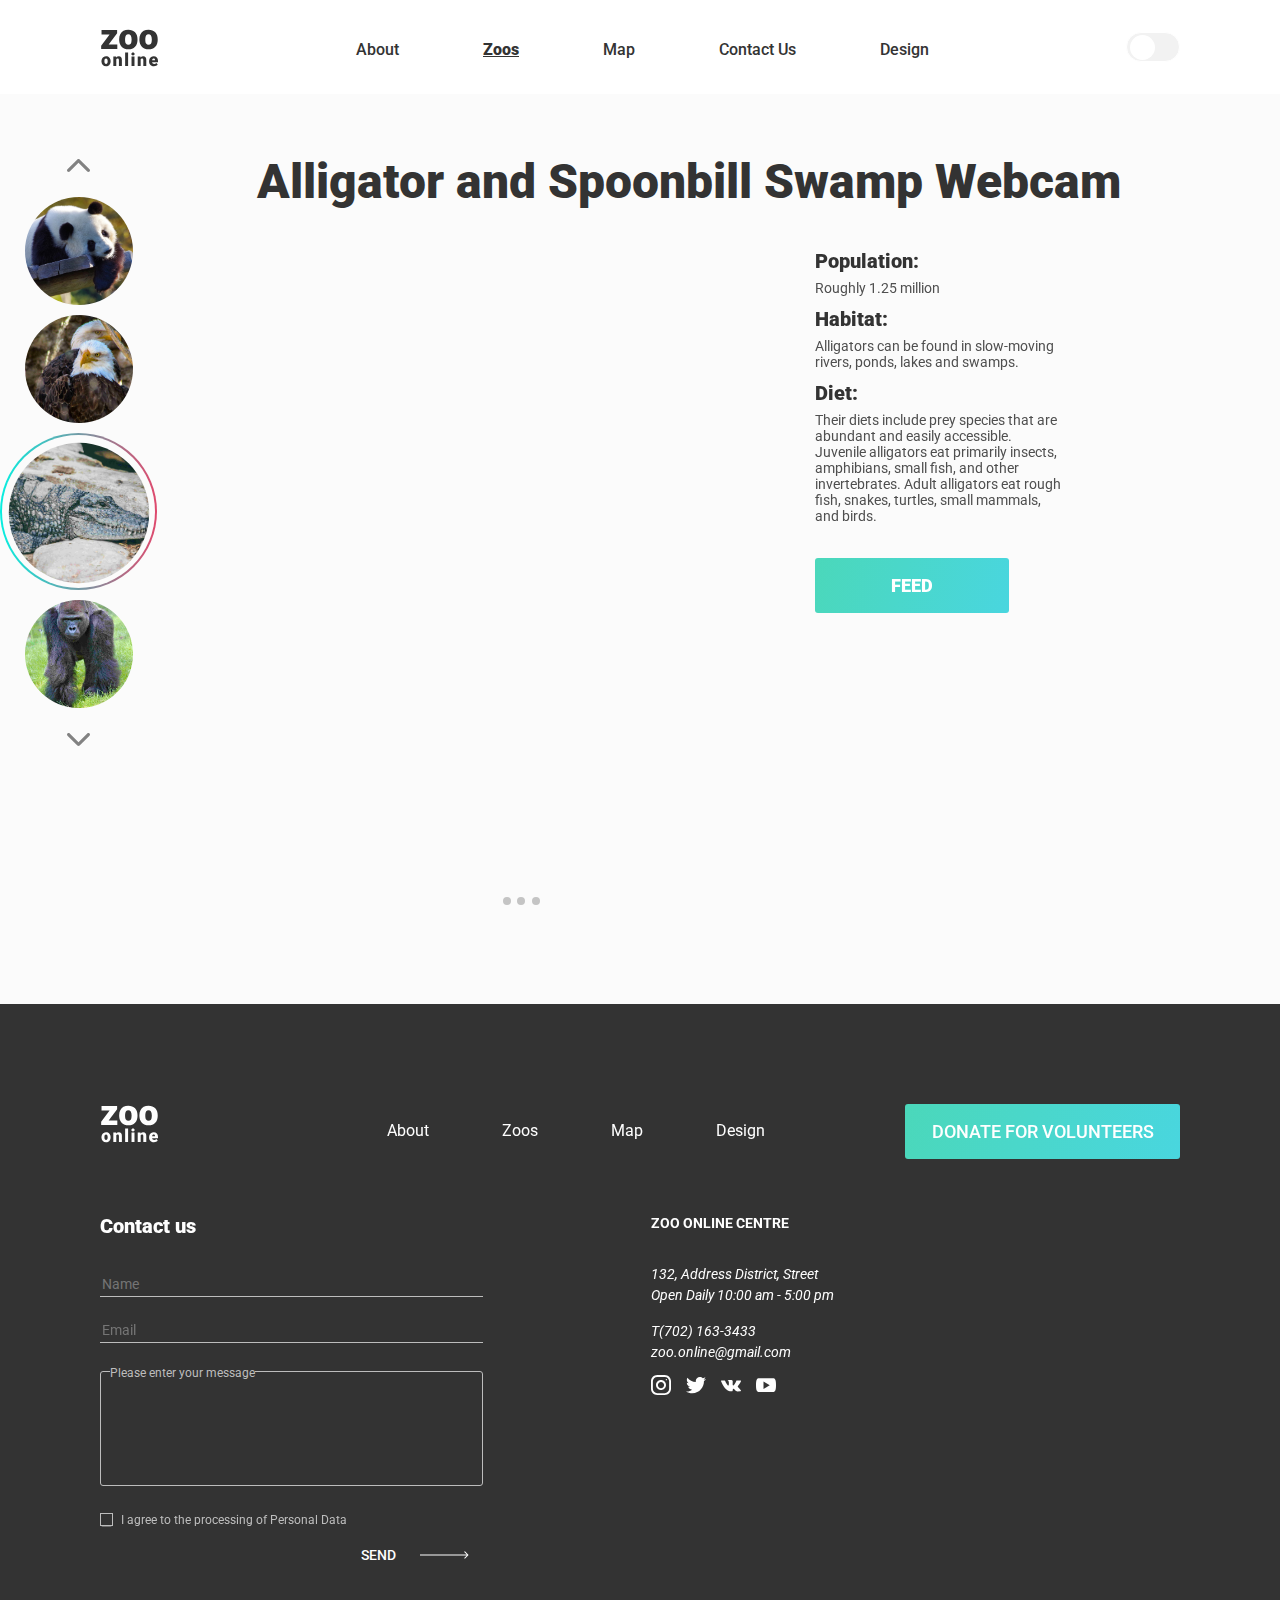
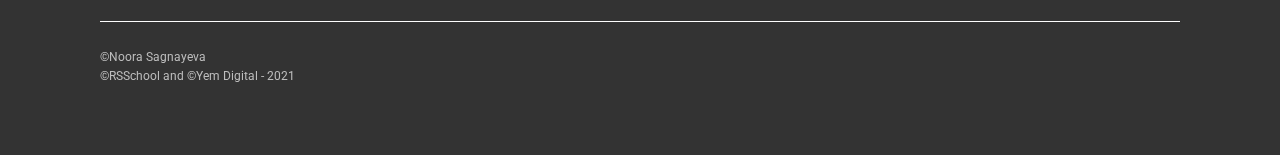
<file: pages/Zoos/alligator/alligator.html>
<!doctype html>
<html lang="en">
<head>
  <meta charset="UTF-8">
  <meta name="viewport"
        content="width=device-width, user-scalable=no, initial-scale=1.0, maximum-scale=1.0, minimum-scale=1.0">
  <meta http-equiv="X-UA-Compatible" content="ie=edge">
  <link rel="stylesheet" href="../../../normalize.css">
  <link href="https://fonts.googleapis.com/css2?family=Roboto:wght@400;500;900&display=swap" rel="stylesheet">
  <link rel="stylesheet" href="alligator.css">
  <title>Alligator</title>
</head>
<body>
<header class="header">
  <div class="wrapper wrapper-header">
    <div class="logo">
      <a href="../../../index.html">
        <svg class="logo-svg" width="59" height="42" viewBox="0 0 59 42" fill="none" xmlns="http://www.w3.org/2000/svg">
          <path d="M8.64844 18.4297H17.3145V23H1.16016V19.6953L9.59766 8.55078H1.5293V3.98047H17.1211V7.17969L8.64844 18.4297ZM19.1602 13.3145C19.1602 11.416 19.5293 9.72852 20.2676 8.25195C21.0059 6.76367 22.0664 5.62109 23.4492 4.82422C24.832 4.02734 26.4551 3.62891 28.3184 3.62891C31.166 3.62891 33.4102 4.51367 35.0508 6.2832C36.6914 8.04102 37.5117 10.4375 37.5117 13.4727V13.6836C37.5117 16.6484 36.6855 19.0039 35.0332 20.75C33.3926 22.4844 31.166 23.3516 28.3535 23.3516C25.6465 23.3516 23.4727 22.543 21.832 20.9258C20.1914 19.2969 19.3066 17.0938 19.1777 14.3164L19.1602 13.3145ZM25.084 13.6836C25.084 15.4414 25.3594 16.7305 25.9102 17.5508C26.4609 18.3711 27.2754 18.7812 28.3535 18.7812C30.4629 18.7812 31.541 17.1582 31.5879 13.9121V13.3145C31.5879 9.9043 30.498 8.19922 28.3184 8.19922C26.3379 8.19922 25.2656 9.66992 25.1016 12.6113L25.084 13.6836ZM39.375 13.3145C39.375 11.416 39.7441 9.72852 40.4824 8.25195C41.2207 6.76367 42.2812 5.62109 43.6641 4.82422C45.0469 4.02734 46.6699 3.62891 48.5332 3.62891C51.3809 3.62891 53.625 4.51367 55.2656 6.2832C56.9062 8.04102 57.7266 10.4375 57.7266 13.4727V13.6836C57.7266 16.6484 56.9004 19.0039 55.248 20.75C53.6074 22.4844 51.3809 23.3516 48.5684 23.3516C45.8613 23.3516 43.6875 22.543 42.0469 20.9258C40.4062 19.2969 39.5215 17.0938 39.3926 14.3164L39.375 13.3145ZM45.2988 13.6836C45.2988 15.4414 45.5742 16.7305 46.125 17.5508C46.6758 18.3711 47.4902 18.7812 48.5684 18.7812C50.6777 18.7812 51.7559 17.1582 51.8027 13.9121V13.3145C51.8027 9.9043 50.7129 8.19922 48.5332 8.19922C46.5527 8.19922 45.4805 9.66992 45.3164 12.6113L45.2988 13.6836Z" fill="#333333"/>
          <path d="M1.45703 35.1572C1.45703 34.208 1.6416 33.3643 2.01074 32.626C2.37988 31.8818 2.91016 31.3105 3.60156 30.9121C4.29297 30.5137 5.10449 30.3145 6.03613 30.3145C7.45996 30.3145 8.58203 30.7568 9.40234 31.6416C10.2227 32.5205 10.6328 33.7188 10.6328 35.2363V35.3418C10.6328 36.8242 10.2197 38.002 9.39355 38.875C8.57324 39.7422 7.45996 40.1758 6.05371 40.1758C4.7002 40.1758 3.61328 39.7715 2.79297 38.9629C1.97266 38.1484 1.53027 37.0469 1.46582 35.6582L1.45703 35.1572ZM4.41895 35.3418C4.41895 36.2207 4.55664 36.8652 4.83203 37.2754C5.10742 37.6855 5.51465 37.8906 6.05371 37.8906C7.1084 37.8906 7.64746 37.0791 7.6709 35.4561V35.1572C7.6709 33.4521 7.12598 32.5996 6.03613 32.5996C5.0459 32.5996 4.50977 33.335 4.42773 34.8057L4.41895 35.3418ZM16.0982 30.4902L16.1949 31.6064C16.8511 30.7451 17.7564 30.3145 18.9107 30.3145C19.9009 30.3145 20.6392 30.6104 21.1255 31.2021C21.6177 31.7939 21.8726 32.6846 21.8902 33.874V40H18.9195V33.9971C18.9195 33.5166 18.8228 33.165 18.6295 32.9424C18.4361 32.7139 18.0845 32.5996 17.5748 32.5996C16.9947 32.5996 16.564 32.8281 16.2828 33.2852V40H13.3209V30.4902H16.0982ZM28.1027 40H25.132V26.5H28.1027V40ZM34.4997 40H31.529V30.4902H34.4997V40ZM31.3532 28.0381C31.3532 27.6162 31.5055 27.2705 31.8102 27.001C32.1149 26.7314 32.5104 26.5967 32.9968 26.5967C33.4831 26.5967 33.8786 26.7314 34.1833 27.001C34.488 27.2705 34.6403 27.6162 34.6403 28.0381C34.6403 28.46 34.488 28.8057 34.1833 29.0752C33.8786 29.3447 33.4831 29.4795 32.9968 29.4795C32.5104 29.4795 32.1149 29.3447 31.8102 29.0752C31.5055 28.8057 31.3532 28.46 31.3532 28.0381ZM40.4924 30.4902L40.5891 31.6064C41.2454 30.7451 42.1506 30.3145 43.3049 30.3145C44.2952 30.3145 45.0334 30.6104 45.5198 31.2021C46.012 31.7939 46.2668 32.6846 46.2844 33.874V40H43.3137V33.9971C43.3137 33.5166 43.217 33.165 43.0237 32.9424C42.8303 32.7139 42.4788 32.5996 41.969 32.5996C41.3889 32.5996 40.9582 32.8281 40.677 33.2852V40H37.7151V30.4902H40.4924ZM53.9734 40.1758C52.5145 40.1758 51.3338 39.7422 50.4314 38.875C49.5291 38.002 49.0779 36.8682 49.0779 35.4736V35.2275C49.0779 34.2549 49.2566 33.3965 49.6141 32.6523C49.9773 31.9082 50.5047 31.334 51.1961 30.9297C51.8875 30.5195 52.7078 30.3145 53.657 30.3145C54.993 30.3145 56.0477 30.7305 56.8211 31.5625C57.5945 32.3887 57.9813 33.543 57.9813 35.0254V36.1768H52.0926C52.198 36.71 52.4295 37.1289 52.7869 37.4336C53.1443 37.7383 53.6072 37.8906 54.1756 37.8906C55.1131 37.8906 55.8455 37.5625 56.3729 36.9062L57.7264 38.5059C57.3572 39.0156 56.8328 39.4229 56.1531 39.7275C55.4793 40.0264 54.7527 40.1758 53.9734 40.1758ZM53.6395 32.5996C52.7723 32.5996 52.2566 33.1738 52.0926 34.3223H55.0809V34.0938C55.0926 33.6191 54.9725 33.2529 54.7205 32.9951C54.4686 32.7314 54.1082 32.5996 53.6395 32.5996Z" fill="#333333"/>
        </svg>
      </a>
      <h1>Online Zoo</h1>
    </div>
    <nav class="main-nav">
      <ul class="main-nav-list">
        <li><a href="../../../index.html">About</a></li>
        <li class="active"><a href="#">Zoos</a></li>
        <li><a href="../../Map/map.html">Map</a></li>
        <li><a href="#contact">Contact Us</a></li>
        <li><a href="https://www.figma.com/file/HKt5Nlx0jghQtJp6jW9q8F/zooApp">Design</a></li>
      </ul>
    </nav>
    <div class="switch">
      <div class="toggle">
        <input type="checkbox" id="toggle-button" class="toggle-button">
      </div>
      <div class="burger"></div>
    </div>
  </div>
</header>
<main class="main">
  <aside class="sidebar">
    <svg class="arrowUp" width="23" height="23" viewBox="0 0 23 23" fill="none" xmlns="http://www.w3.org/2000/svg">
      <g clip-path="url(#clip0)">
        <path d="M11.5001 4.94404C11.9123 4.94404 12.3244 5.10143 12.6387 5.41555L22.5282 15.3051C23.1573 15.9342 23.1573 16.9542 22.5282 17.5831C21.8993 18.2119 20.8796 18.2119 20.2504 17.5831L11.5001 8.8322L2.74967 17.5827C2.12057 18.2116 1.1009 18.2116 0.472107 17.5827C-0.157299 16.9539 -0.157299 15.9339 0.472107 15.3048L10.3614 5.41524C10.6759 5.10107 11.088 4.94404 11.5001 4.94404Z" fill="#828282"/>
      </g>
      <defs>
        <clipPath id="clip0">
          <rect width="23" height="23" fill="white" transform="translate(23 23) rotate(-180)"/>
        </clipPath>
      </defs>
    </svg>
    <div class="sidebar-slider">
      <a href="../panda/panda.html"><div class="panda img" title="panda"></div></a>
      <a href="../eagle/eagle.html"><div class="eagles img" title="eagle"></div></a>
      <div class="circle-active">
        <div class="circle-white">
          <div class="crocodile img sidebar-active" title="alligator"></div>
        </div>
      </div>
      <a href="../gorilla/gorilla.html"><div class="gorilla img" title="gorilla"></div></a>
    </div>
    <svg class="arrowDown" width="23" height="23" viewBox="0 0 23 23" fill="none" xmlns="http://www.w3.org/2000/svg">
      <g clip-path="url(#clip0)">
        <path d="M11.4999 18.056C11.0877 18.056 10.6756 17.8986 10.3613 17.5845L0.471825 7.69487C-0.157275 7.06577 -0.157275 6.04579 0.471825 5.41695C1.10067 4.7881 2.12045 4.7881 2.7496 5.41695L11.4999 14.1678L20.2503 5.41725C20.8794 4.78841 21.8991 4.78841 22.5279 5.41725C23.1573 6.0461 23.1573 7.06608 22.5279 7.69518L12.6386 17.5848C12.3241 17.8989 11.912 18.056 11.4999 18.056Z" fill="#828282"/>
      </g>
      <defs>
        <clipPath id="clip0">
          <rect width="23" height="23" fill="white"/>
        </clipPath>
      </defs>
    </svg>
  </aside>
  <section class="section">
    <div class="container">
      <h2>Alligator and Spoonbill Swamp Webcam</h2>
      <div class="information">
        <div class="slider">
          <div class="video">
            <iframe width="560" height="315" src="https://www.youtube.com/embed/EnxRJii_dp8" title="YouTube video player" frameborder="0" allow="accelerometer; autoplay; clipboard-write; encrypted-media; gyroscope; picture-in-picture" allowfullscreen></iframe>
            <div class="picture picture1">
              <iframe width="560" height="315" src="https://www.youtube.com/embed/dGhnEvxFauM" title="YouTube video player" frameborder="0" allow="accelerometer; autoplay; clipboard-write; encrypted-media; gyroscope; picture-in-picture" allowfullscreen></iframe>
              <div class="window1"></div>
            </div>
            <div class="picture picture2">
              <iframe width="560" height="315" src="https://www.youtube.com/embed/GfQhi08cpCM" title="YouTube video player" frameborder="0" allow="accelerometer; autoplay; clipboard-write; encrypted-media; gyroscope; picture-in-picture" allowfullscreen></iframe>
              <div class="window2"></div>
            </div>
            <div class="picture picture3">
              <iframe width="560" height="315" src="https://www.youtube.com/embed/gb99Y3cjw1c" title="YouTube video player" frameborder="0" allow="accelerometer; autoplay; clipboard-write; encrypted-media; gyroscope; picture-in-picture" allowfullscreen></iframe>
              <div class="window3"></div>
            </div>
          </div>
          <div class="dots">
            <div class="dot1"></div>
            <div class="dot2"></div>
            <div class="dot3"></div>
          </div>
        </div>
        <div class="inf">
          <h3>Population:</h3>
          <p class="inf__text">Roughly 1.25 million </p>
          <h3>Habitat:</h3>
          <p class="inf__text">Alligators can be found in slow-moving rivers, ponds, lakes and swamps. </p>
          <h3>Diet:</h3>
          <p class="inf__text">Their diets include prey species that are abundant and easily accessible. Juvenile alligators eat primarily insects, amphibians, small fish, and other invertebrates. Adult alligators eat rough fish, snakes, turtles, small mammals, and birds.</p>
          <button class="btn feed">feed</button>
        </div>
      </div>

    </div>
  </section>
</main>
<footer class="footer">
  <div class="wrapper">
    <div class="footer-top">
      <div class="logo footer-logo">
        <img src="../../../assets/icons/lightlogo.svg" alt="logo" title="Online Zoo">
      </div>
      <div class="footer-top__box">
        <nav class="footer-nav">
          <ul class="footer-nav__list">
            <li><a  href="../../../index.html">About</a></li>
            <li><a  href="#">Zoos</a></li>
            <li><a href="../../Map/map.html">Map</a></li>
            <li><a href="https://www.figma.com/file/HKt5Nlx0jghQtJp6jW9q8F/zooApp">Design</a></li>
          </ul>
        </nav>
        <button class="btn donate">donate for volunteers</button>
      </div>
    </div>
    <div class="contacts-container" id="contact">
      <div class="contacts-form-container">
        <h4 class="contacts-form__title">Contact us</h4>
        <form class="contacts-form" action="#" id="contacts-form">
          <input class="contacts-form__name" id="name" type="text" placeholder="Name">
          <input class="contacts-form__email" id="email" type="email" placeholder="Email">
          <div class="contacts-form__textarea">
            <p class="textarea__text">Please enter your message</p>
            <textarea class="textarea" name="text"></textarea>
          </div>
          <div class="contacts-form__checkbox">
            <input class="checkbox" type="checkbox">
            <p class="checkbox__text">I agree to the processing of Personal Data</p>
          </div>
          <button  class="contacts-form__btn" formmethod="post" form="contacts-form">SEND
            <img src="../../../assets/icons/arrowBtn.svg" alt="arrow">
          </button>
        </form>
      </div>
      <div class="contacts">
        <h4 class="contacts__title">ZOO Online Centre</h4>
        <address class="contacts-box">
          <p>132, Address District, Street</p>
          <p>Open Daily 10:00 am - 5:00 pm</p>
          <p class="contacts-box__phone">T(702) 163-3433</p>
          <p>zoo.online@gmail.com</p>
        </address>
        <div class="social footer__social">
          <ul class="social_list footer__social_list">
            <li>
              <a href="https://www.instagram.com/" class="inst"><img src="../../../assets/icons/inst.svg" class="inst_img" alt="instagram"></a>
            </li>
            <li>
              <a href="https://twitter.com/" class="twitter"><img src="../../../assets/icons/twitter.svg" alt="twitter"></a>
            </li>
            <li>
              <a href="https://vk.com/" class="vk"><img src="../../../assets/icons/vk.svg" alt="vk"></a>
            </li>
            <li>
              <a href="https://www.youtube.com/" class="youtube"><img src="../../../assets/icons/youtube.svg" alt="youtube"></a>
            </li>
          </ul>
        </div>
      </div>
    </div>
    <div class="line"></div>
    <p class="author">©Noora Sagnayeva</p>
    <p class="school">©RSSchool and ©Yem Digital - 2021</p>
  </div>
</footer>
<script src="../../../changeTheme.js"></script>
<script src="../zoos.js"></script>
</body>
</html>
</file>
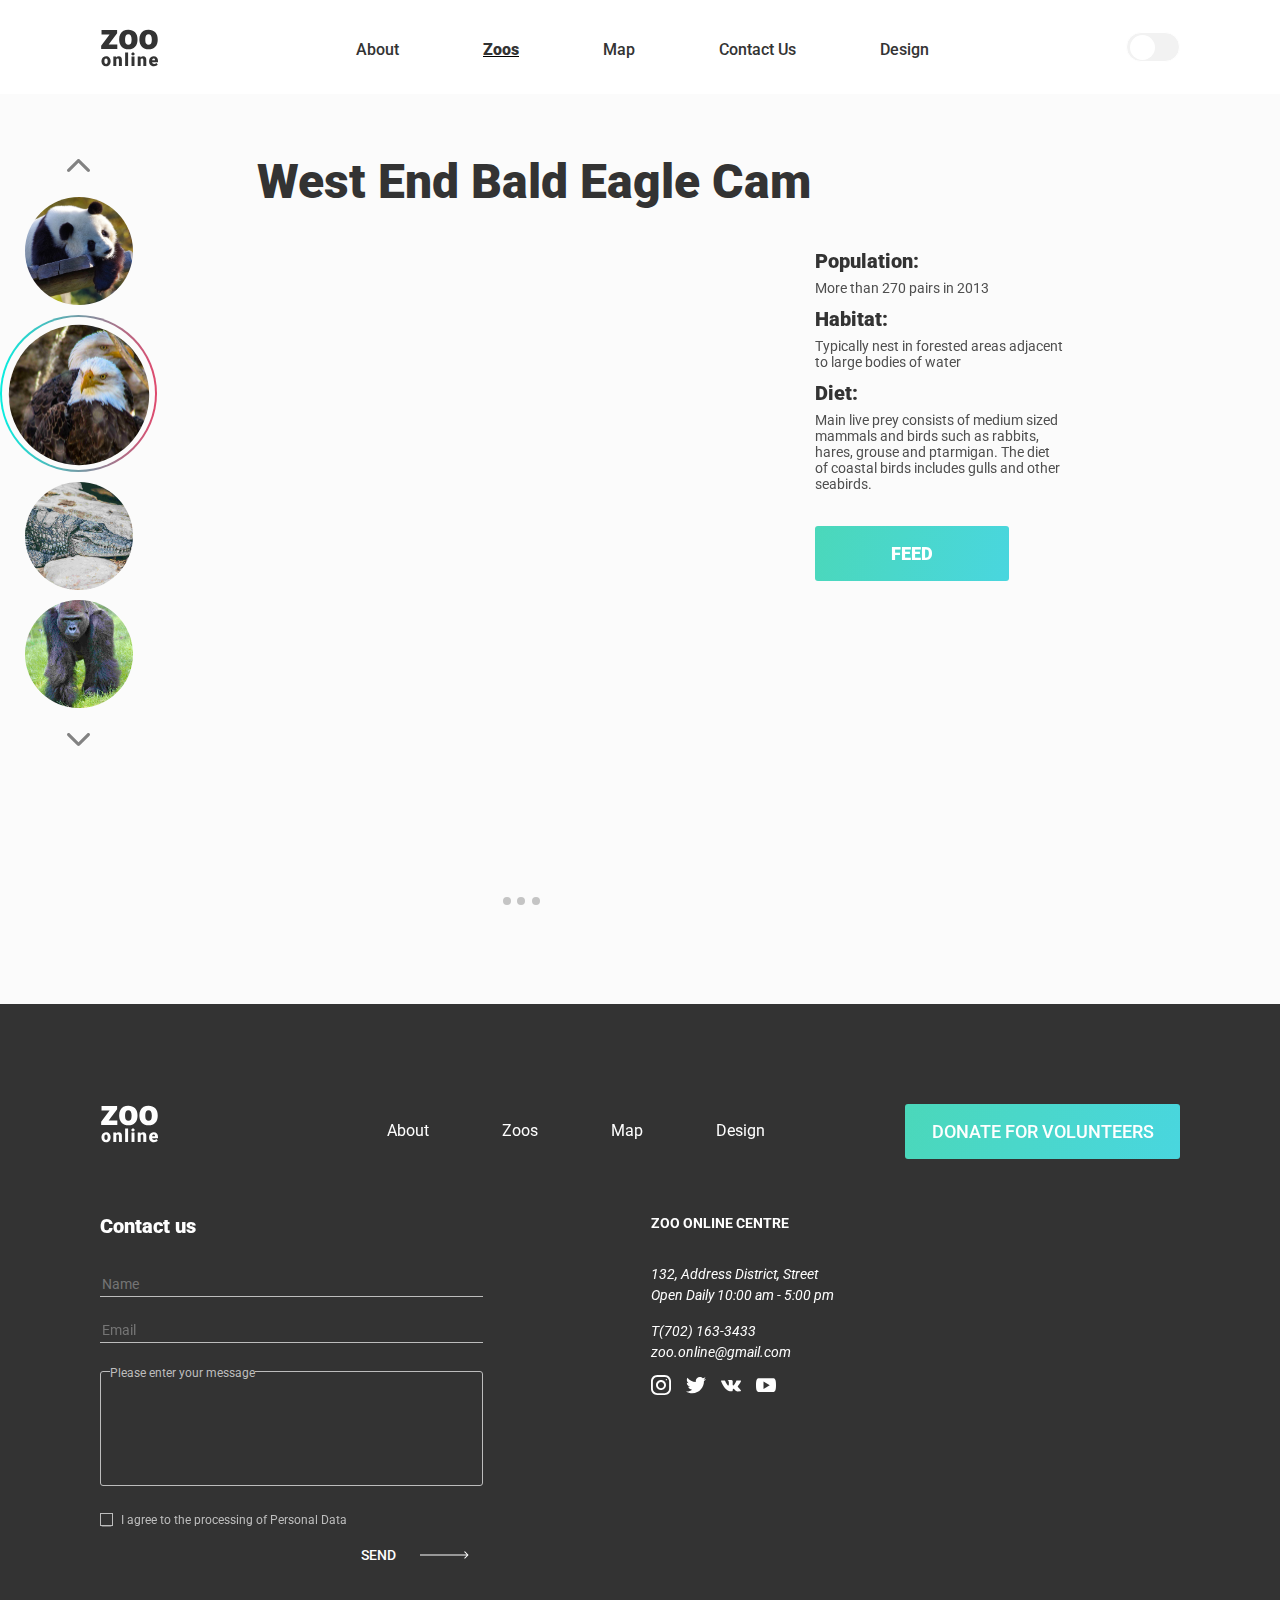
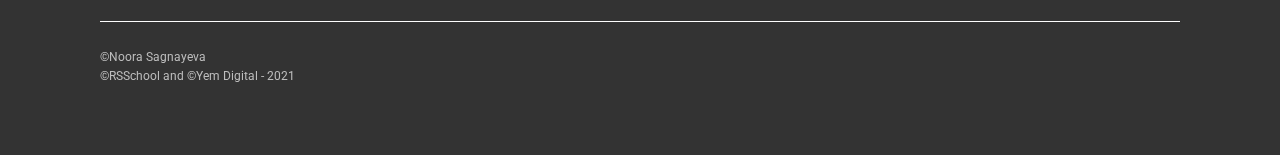
<file: pages/Zoos/eagle/eagle.html>
<!doctype html>
<html lang="en">
<head>
  <meta charset="UTF-8">
  <meta name="viewport"
        content="width=device-width, user-scalable=no, initial-scale=1.0, maximum-scale=1.0, minimum-scale=1.0">
  <meta http-equiv="X-UA-Compatible" content="ie=edge">
  <link rel="stylesheet" href="../../../normalize.css">
  <link href="https://fonts.googleapis.com/css2?family=Roboto:wght@400;500;900&display=swap" rel="stylesheet">
  <link rel="stylesheet" href="eagle.css">
  <title>Eagle</title>
</head>
<body>
<header class="header">
  <div class="wrapper wrapper-header">
    <div class="logo">
      <a href="../../../index.html">
        <svg class="logo-svg" width="59" height="42" viewBox="0 0 59 42" fill="none" xmlns="http://www.w3.org/2000/svg">
          <path d="M8.64844 18.4297H17.3145V23H1.16016V19.6953L9.59766 8.55078H1.5293V3.98047H17.1211V7.17969L8.64844 18.4297ZM19.1602 13.3145C19.1602 11.416 19.5293 9.72852 20.2676 8.25195C21.0059 6.76367 22.0664 5.62109 23.4492 4.82422C24.832 4.02734 26.4551 3.62891 28.3184 3.62891C31.166 3.62891 33.4102 4.51367 35.0508 6.2832C36.6914 8.04102 37.5117 10.4375 37.5117 13.4727V13.6836C37.5117 16.6484 36.6855 19.0039 35.0332 20.75C33.3926 22.4844 31.166 23.3516 28.3535 23.3516C25.6465 23.3516 23.4727 22.543 21.832 20.9258C20.1914 19.2969 19.3066 17.0938 19.1777 14.3164L19.1602 13.3145ZM25.084 13.6836C25.084 15.4414 25.3594 16.7305 25.9102 17.5508C26.4609 18.3711 27.2754 18.7812 28.3535 18.7812C30.4629 18.7812 31.541 17.1582 31.5879 13.9121V13.3145C31.5879 9.9043 30.498 8.19922 28.3184 8.19922C26.3379 8.19922 25.2656 9.66992 25.1016 12.6113L25.084 13.6836ZM39.375 13.3145C39.375 11.416 39.7441 9.72852 40.4824 8.25195C41.2207 6.76367 42.2812 5.62109 43.6641 4.82422C45.0469 4.02734 46.6699 3.62891 48.5332 3.62891C51.3809 3.62891 53.625 4.51367 55.2656 6.2832C56.9062 8.04102 57.7266 10.4375 57.7266 13.4727V13.6836C57.7266 16.6484 56.9004 19.0039 55.248 20.75C53.6074 22.4844 51.3809 23.3516 48.5684 23.3516C45.8613 23.3516 43.6875 22.543 42.0469 20.9258C40.4062 19.2969 39.5215 17.0938 39.3926 14.3164L39.375 13.3145ZM45.2988 13.6836C45.2988 15.4414 45.5742 16.7305 46.125 17.5508C46.6758 18.3711 47.4902 18.7812 48.5684 18.7812C50.6777 18.7812 51.7559 17.1582 51.8027 13.9121V13.3145C51.8027 9.9043 50.7129 8.19922 48.5332 8.19922C46.5527 8.19922 45.4805 9.66992 45.3164 12.6113L45.2988 13.6836Z" fill="#333333"/>
          <path d="M1.45703 35.1572C1.45703 34.208 1.6416 33.3643 2.01074 32.626C2.37988 31.8818 2.91016 31.3105 3.60156 30.9121C4.29297 30.5137 5.10449 30.3145 6.03613 30.3145C7.45996 30.3145 8.58203 30.7568 9.40234 31.6416C10.2227 32.5205 10.6328 33.7188 10.6328 35.2363V35.3418C10.6328 36.8242 10.2197 38.002 9.39355 38.875C8.57324 39.7422 7.45996 40.1758 6.05371 40.1758C4.7002 40.1758 3.61328 39.7715 2.79297 38.9629C1.97266 38.1484 1.53027 37.0469 1.46582 35.6582L1.45703 35.1572ZM4.41895 35.3418C4.41895 36.2207 4.55664 36.8652 4.83203 37.2754C5.10742 37.6855 5.51465 37.8906 6.05371 37.8906C7.1084 37.8906 7.64746 37.0791 7.6709 35.4561V35.1572C7.6709 33.4521 7.12598 32.5996 6.03613 32.5996C5.0459 32.5996 4.50977 33.335 4.42773 34.8057L4.41895 35.3418ZM16.0982 30.4902L16.1949 31.6064C16.8511 30.7451 17.7564 30.3145 18.9107 30.3145C19.9009 30.3145 20.6392 30.6104 21.1255 31.2021C21.6177 31.7939 21.8726 32.6846 21.8902 33.874V40H18.9195V33.9971C18.9195 33.5166 18.8228 33.165 18.6295 32.9424C18.4361 32.7139 18.0845 32.5996 17.5748 32.5996C16.9947 32.5996 16.564 32.8281 16.2828 33.2852V40H13.3209V30.4902H16.0982ZM28.1027 40H25.132V26.5H28.1027V40ZM34.4997 40H31.529V30.4902H34.4997V40ZM31.3532 28.0381C31.3532 27.6162 31.5055 27.2705 31.8102 27.001C32.1149 26.7314 32.5104 26.5967 32.9968 26.5967C33.4831 26.5967 33.8786 26.7314 34.1833 27.001C34.488 27.2705 34.6403 27.6162 34.6403 28.0381C34.6403 28.46 34.488 28.8057 34.1833 29.0752C33.8786 29.3447 33.4831 29.4795 32.9968 29.4795C32.5104 29.4795 32.1149 29.3447 31.8102 29.0752C31.5055 28.8057 31.3532 28.46 31.3532 28.0381ZM40.4924 30.4902L40.5891 31.6064C41.2454 30.7451 42.1506 30.3145 43.3049 30.3145C44.2952 30.3145 45.0334 30.6104 45.5198 31.2021C46.012 31.7939 46.2668 32.6846 46.2844 33.874V40H43.3137V33.9971C43.3137 33.5166 43.217 33.165 43.0237 32.9424C42.8303 32.7139 42.4788 32.5996 41.969 32.5996C41.3889 32.5996 40.9582 32.8281 40.677 33.2852V40H37.7151V30.4902H40.4924ZM53.9734 40.1758C52.5145 40.1758 51.3338 39.7422 50.4314 38.875C49.5291 38.002 49.0779 36.8682 49.0779 35.4736V35.2275C49.0779 34.2549 49.2566 33.3965 49.6141 32.6523C49.9773 31.9082 50.5047 31.334 51.1961 30.9297C51.8875 30.5195 52.7078 30.3145 53.657 30.3145C54.993 30.3145 56.0477 30.7305 56.8211 31.5625C57.5945 32.3887 57.9813 33.543 57.9813 35.0254V36.1768H52.0926C52.198 36.71 52.4295 37.1289 52.7869 37.4336C53.1443 37.7383 53.6072 37.8906 54.1756 37.8906C55.1131 37.8906 55.8455 37.5625 56.3729 36.9062L57.7264 38.5059C57.3572 39.0156 56.8328 39.4229 56.1531 39.7275C55.4793 40.0264 54.7527 40.1758 53.9734 40.1758ZM53.6395 32.5996C52.7723 32.5996 52.2566 33.1738 52.0926 34.3223H55.0809V34.0938C55.0926 33.6191 54.9725 33.2529 54.7205 32.9951C54.4686 32.7314 54.1082 32.5996 53.6395 32.5996Z" fill="#333333"/>
        </svg>
      </a>
      <h1>Online Zoo</h1>
    </div>
    <nav class="main-nav">
      <ul class="main-nav-list">
        <li><a href="../../../index.html">About</a></li>
        <li class="active"><a href="#">Zoos</a></li>
        <li><a href="../../Map/map.html">Map</a></li>
        <li><a href="#contact">Contact Us</a></li>
        <li><a href="https://www.figma.com/file/HKt5Nlx0jghQtJp6jW9q8F/zooApp">Design</a></li>
      </ul>
    </nav>
    <div class="switch">
      <div class="toggle">
        <input type="checkbox" id="toggle-button" class="toggle-button">
      </div>
      <div class="burger"></div>
    </div>
  </div>
</header>
<main class="main">
  <aside class="sidebar">
    <svg class="arrowUp" width="23" height="23" viewBox="0 0 23 23" fill="none" xmlns="http://www.w3.org/2000/svg">
      <g clip-path="url(#clip0)">
        <path d="M11.5001 4.94404C11.9123 4.94404 12.3244 5.10143 12.6387 5.41555L22.5282 15.3051C23.1573 15.9342 23.1573 16.9542 22.5282 17.5831C21.8993 18.2119 20.8796 18.2119 20.2504 17.5831L11.5001 8.8322L2.74967 17.5827C2.12057 18.2116 1.1009 18.2116 0.472107 17.5827C-0.157299 16.9539 -0.157299 15.9339 0.472107 15.3048L10.3614 5.41524C10.6759 5.10107 11.088 4.94404 11.5001 4.94404Z" fill="#828282"/>
      </g>
      <defs>
        <clipPath id="clip0">
          <rect width="23" height="23" fill="white" transform="translate(23 23) rotate(-180)"/>
        </clipPath>
      </defs>
    </svg>
    <div class="sidebar-slider">
      <a href="../panda/panda.html"><div class="panda img" title="panda"></div></a>
      <div class="circle-active">
        <div class="circle-white">
          <div class="eagles img sidebar-active" title="eagle"></div>
        </div>
      </div>
      <a href="../alligator/alligator.html"><div class="crocodile img" title="alligator"></div></a>
      <a href="../gorilla/gorilla.html"><div class="gorilla img" title="gorilla"></div></a>
    </div>
    <svg class="arrowDown" width="23" height="23" viewBox="0 0 23 23" fill="none" xmlns="http://www.w3.org/2000/svg">
      <g clip-path="url(#clip0)">
        <path d="M11.4999 18.056C11.0877 18.056 10.6756 17.8986 10.3613 17.5845L0.471825 7.69487C-0.157275 7.06577 -0.157275 6.04579 0.471825 5.41695C1.10067 4.7881 2.12045 4.7881 2.7496 5.41695L11.4999 14.1678L20.2503 5.41725C20.8794 4.78841 21.8991 4.78841 22.5279 5.41725C23.1573 6.0461 23.1573 7.06608 22.5279 7.69518L12.6386 17.5848C12.3241 17.8989 11.912 18.056 11.4999 18.056Z" fill="#828282"/>
      </g>
      <defs>
        <clipPath id="clip0">
          <rect width="23" height="23" fill="white"/>
        </clipPath>
      </defs>
    </svg>
  </aside>
  <section class="section">
    <div class="container">
      <h2>West End Bald Eagle Cam</h2>
      <div class="information">
        <div class="slider">
          <div class="video">
            <iframe width="560" height="315" src="https://www.youtube.com/embed/eY0dvOvGM1A" title="YouTube video player" frameborder="0" allow="accelerometer; autoplay; clipboard-write; encrypted-media; gyroscope; picture-in-picture" allowfullscreen></iframe>
            <div class="picture picture1">
              <iframe width="560" height="315" src="https://www.youtube.com/embed/eTAsANPVqB8" title="YouTube video player" frameborder="0" allow="accelerometer; autoplay; clipboard-write; encrypted-media; gyroscope; picture-in-picture" allowfullscreen></iframe>
              <div class="window1"></div>
            </div>
            <div class="picture picture2">
              <iframe width="560" height="315" src="https://www.youtube.com/embed/-CVZT7aOcJs" title="YouTube video player" frameborder="0" allow="accelerometer; autoplay; clipboard-write; encrypted-media; gyroscope; picture-in-picture" allowfullscreen></iframe>
              <div class="window2"></div>
            </div>
            <div class="picture picture3">
              <iframe width="560" height="315" src="https://www.youtube.com/embed/eTAsANPVqB8" title="YouTube video player" frameborder="0" allow="accelerometer; autoplay; clipboard-write; encrypted-media; gyroscope; picture-in-picture" allowfullscreen></iframe>
              <div class="window3"></div>
            </div>
          </div>
          <div class="dots">
            <div class="dot1"></div>
            <div class="dot2"></div>
            <div class="dot3"></div>
          </div>
        </div>
        <div class="inf">
          <h3>Population:</h3>
          <p class="inf__text">More than 270 pairs in 2013</p>
          <h3>Habitat:</h3>
          <p class="inf__text">Typically nest in forested areas adjacent to large bodies of water</p>
          <h3>Diet:</h3>
          <p class="inf__text">Main live prey consists of medium sized mammals and birds such as rabbits, hares, grouse and ptarmigan. The diet of coastal birds includes gulls and other seabirds.</p>
          <button class="btn feed">feed</button>
        </div>
      </div>

    </div>
  </section>
</main>
<footer class="footer">
  <div class="wrapper">
    <div class="footer-top">
      <div class="logo footer-logo">
        <img src="../../../assets/icons/lightlogo.svg" alt="logo" title="Online Zoo">
      </div>
      <div class="footer-top__box">
        <nav class="footer-nav">
          <ul class="footer-nav__list">
            <li><a  href="../../../index.html">About</a></li>
            <li><a  href="#">Zoos</a></li>
            <li><a href="../../Map/map.html">Map</a></li>
            <li><a href="https://www.figma.com/file/HKt5Nlx0jghQtJp6jW9q8F/zooApp">Design</a></li>
          </ul>
        </nav>
        <button class="btn donate">donate for volunteers</button>
      </div>
    </div>
    <div class="contacts-container" id="contact">
      <div class="contacts-form-container">
        <h4 class="contacts-form__title">Contact us</h4>
        <form class="contacts-form" action="#" id="contacts-form">
          <input class="contacts-form__name" id="name" type="text" placeholder="Name">
          <input class="contacts-form__email" id="email" type="email" placeholder="Email">
          <div class="contacts-form__textarea">
            <p class="textarea__text">Please enter your message</p>
            <textarea class="textarea" name="text"></textarea>
          </div>
          <div class="contacts-form__checkbox">
            <input class="checkbox" type="checkbox">
            <p class="checkbox__text">I agree to the processing of Personal Data</p>
          </div>
          <button  class="contacts-form__btn" formmethod="post" form="contacts-form">SEND
            <img src="../../../assets/icons/arrowBtn.svg" alt="arrow">
          </button>
        </form>
      </div>
      <div class="contacts">
        <h4 class="contacts__title">ZOO Online Centre</h4>
        <address class="contacts-box">
          <p>132, Address District, Street</p>
          <p>Open Daily 10:00 am - 5:00 pm</p>
          <p class="contacts-box__phone">T(702) 163-3433</p>
          <p>zoo.online@gmail.com</p>
        </address>
        <div class="social footer__social">
          <ul class="social_list footer__social_list">
            <li>
              <a href="https://www.instagram.com/" class="inst"><img src="../../../assets/icons/inst.svg" class="inst_img" alt="instagram"></a>
            </li>
            <li>
              <a href="https://twitter.com/" class="twitter"><img src="../../../assets/icons/twitter.svg" alt="twitter"></a>
            </li>
            <li>
              <a href="https://vk.com/" class="vk"><img src="../../../assets/icons/vk.svg" alt="vk"></a>
            </li>
            <li>
              <a href="https://www.youtube.com/" class="youtube"><img src="../../../assets/icons/youtube.svg" alt="youtube"></a>
            </li>
          </ul>
        </div>
      </div>
    </div>
    <div class="line"></div>
    <p class="author">©Noora Sagnayeva</p>
    <p class="school">©RSSchool and ©Yem Digital - 2021</p>
  </div>
</footer>
<script src="../../../changeTheme.js"></script>
<script src="../zoos.js"></script>
</body>
</html>
</file>
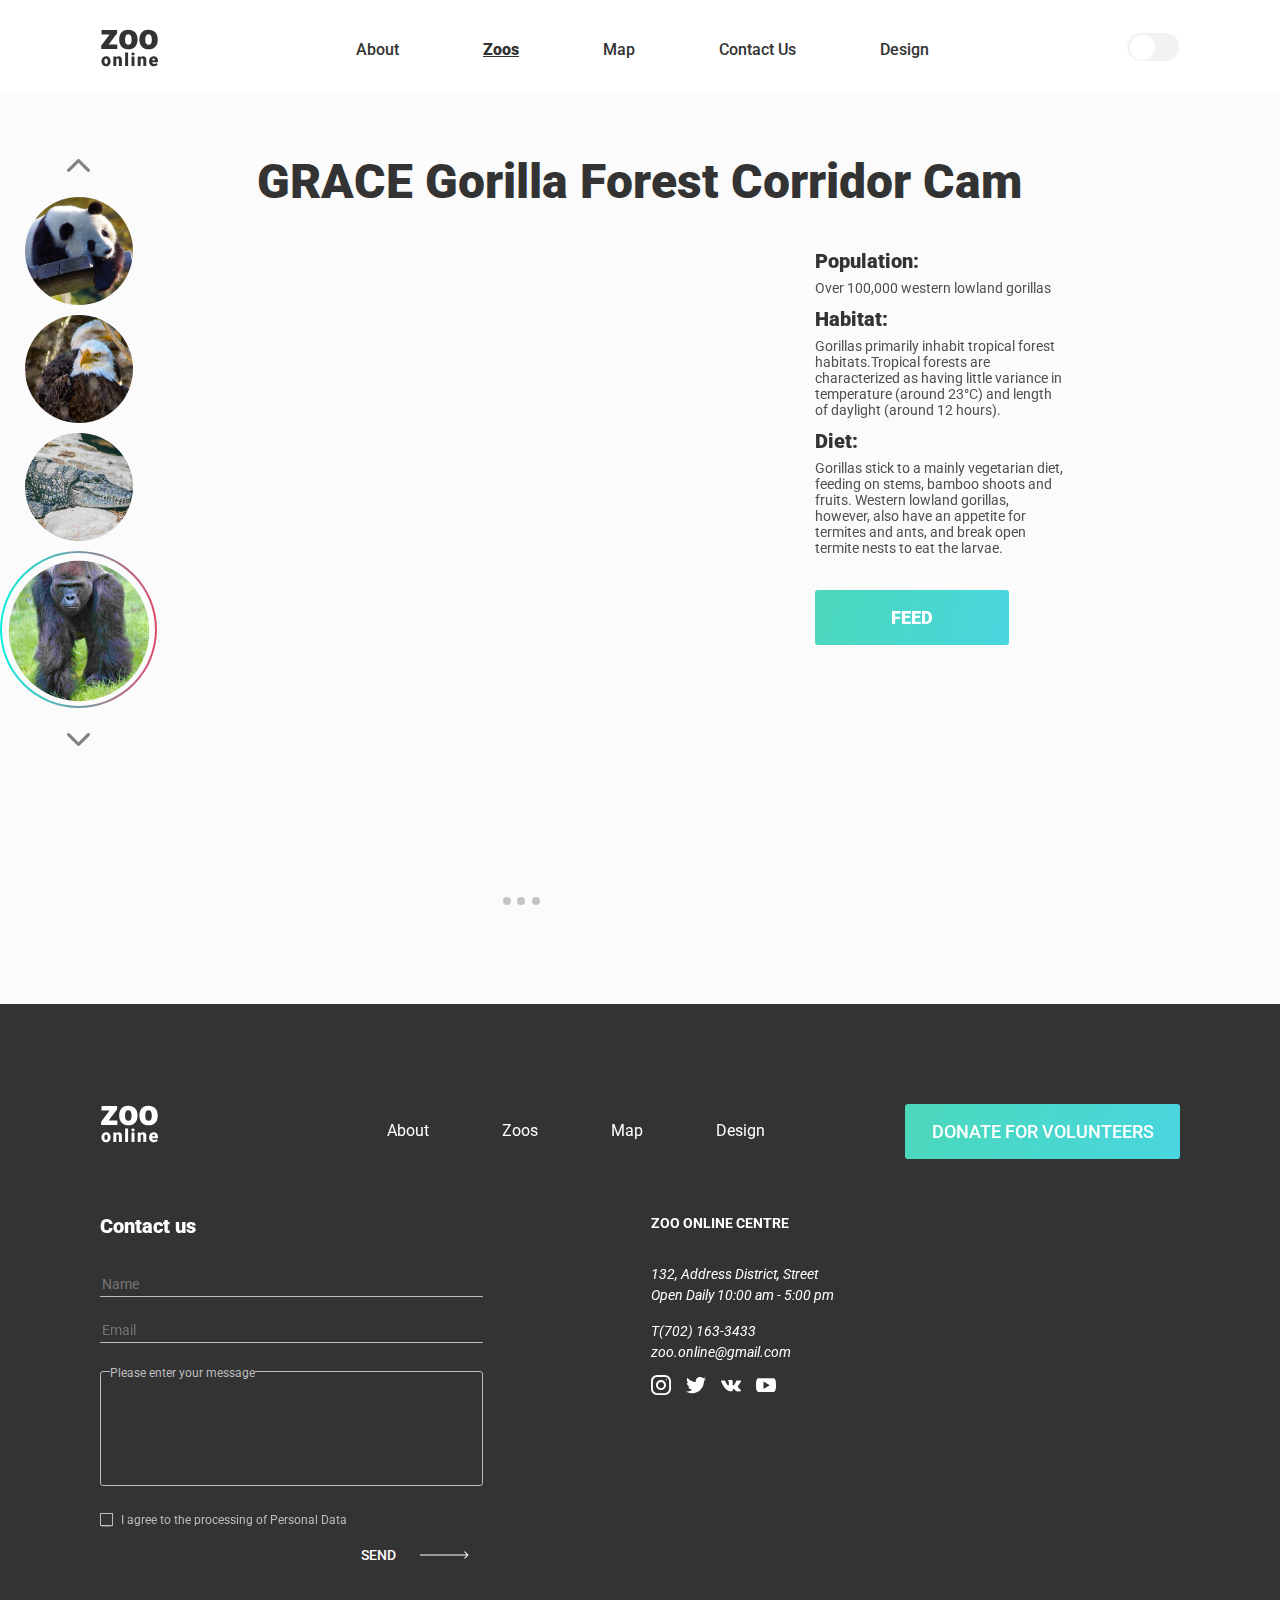
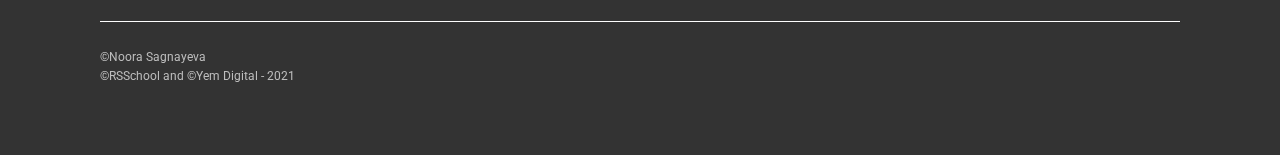
<file: pages/Zoos/gorilla/gorilla.html>
<!doctype html>
<html lang="en">
<head>
  <meta charset="UTF-8">
  <meta name="viewport"
        content="width=device-width, user-scalable=no, initial-scale=1.0, maximum-scale=1.0, minimum-scale=1.0">
  <meta http-equiv="X-UA-Compatible" content="ie=edge">
  <link rel="stylesheet" href="../../../normalize.css">
  <link href="https://fonts.googleapis.com/css2?family=Roboto:wght@400;500;900&display=swap" rel="stylesheet">
  <link rel="stylesheet" href="gorilla.css">
  <title>Gorilla</title>
</head>
<body>
<header class="header">
  <div class="wrapper wrapper-header">
    <div class="logo">
      <a href="../../../index.html">
        <svg class="logo-svg" width="59" height="42" viewBox="0 0 59 42" fill="none" xmlns="http://www.w3.org/2000/svg">
          <path d="M8.64844 18.4297H17.3145V23H1.16016V19.6953L9.59766 8.55078H1.5293V3.98047H17.1211V7.17969L8.64844 18.4297ZM19.1602 13.3145C19.1602 11.416 19.5293 9.72852 20.2676 8.25195C21.0059 6.76367 22.0664 5.62109 23.4492 4.82422C24.832 4.02734 26.4551 3.62891 28.3184 3.62891C31.166 3.62891 33.4102 4.51367 35.0508 6.2832C36.6914 8.04102 37.5117 10.4375 37.5117 13.4727V13.6836C37.5117 16.6484 36.6855 19.0039 35.0332 20.75C33.3926 22.4844 31.166 23.3516 28.3535 23.3516C25.6465 23.3516 23.4727 22.543 21.832 20.9258C20.1914 19.2969 19.3066 17.0938 19.1777 14.3164L19.1602 13.3145ZM25.084 13.6836C25.084 15.4414 25.3594 16.7305 25.9102 17.5508C26.4609 18.3711 27.2754 18.7812 28.3535 18.7812C30.4629 18.7812 31.541 17.1582 31.5879 13.9121V13.3145C31.5879 9.9043 30.498 8.19922 28.3184 8.19922C26.3379 8.19922 25.2656 9.66992 25.1016 12.6113L25.084 13.6836ZM39.375 13.3145C39.375 11.416 39.7441 9.72852 40.4824 8.25195C41.2207 6.76367 42.2812 5.62109 43.6641 4.82422C45.0469 4.02734 46.6699 3.62891 48.5332 3.62891C51.3809 3.62891 53.625 4.51367 55.2656 6.2832C56.9062 8.04102 57.7266 10.4375 57.7266 13.4727V13.6836C57.7266 16.6484 56.9004 19.0039 55.248 20.75C53.6074 22.4844 51.3809 23.3516 48.5684 23.3516C45.8613 23.3516 43.6875 22.543 42.0469 20.9258C40.4062 19.2969 39.5215 17.0938 39.3926 14.3164L39.375 13.3145ZM45.2988 13.6836C45.2988 15.4414 45.5742 16.7305 46.125 17.5508C46.6758 18.3711 47.4902 18.7812 48.5684 18.7812C50.6777 18.7812 51.7559 17.1582 51.8027 13.9121V13.3145C51.8027 9.9043 50.7129 8.19922 48.5332 8.19922C46.5527 8.19922 45.4805 9.66992 45.3164 12.6113L45.2988 13.6836Z" fill="#333333"/>
          <path d="M1.45703 35.1572C1.45703 34.208 1.6416 33.3643 2.01074 32.626C2.37988 31.8818 2.91016 31.3105 3.60156 30.9121C4.29297 30.5137 5.10449 30.3145 6.03613 30.3145C7.45996 30.3145 8.58203 30.7568 9.40234 31.6416C10.2227 32.5205 10.6328 33.7188 10.6328 35.2363V35.3418C10.6328 36.8242 10.2197 38.002 9.39355 38.875C8.57324 39.7422 7.45996 40.1758 6.05371 40.1758C4.7002 40.1758 3.61328 39.7715 2.79297 38.9629C1.97266 38.1484 1.53027 37.0469 1.46582 35.6582L1.45703 35.1572ZM4.41895 35.3418C4.41895 36.2207 4.55664 36.8652 4.83203 37.2754C5.10742 37.6855 5.51465 37.8906 6.05371 37.8906C7.1084 37.8906 7.64746 37.0791 7.6709 35.4561V35.1572C7.6709 33.4521 7.12598 32.5996 6.03613 32.5996C5.0459 32.5996 4.50977 33.335 4.42773 34.8057L4.41895 35.3418ZM16.0982 30.4902L16.1949 31.6064C16.8511 30.7451 17.7564 30.3145 18.9107 30.3145C19.9009 30.3145 20.6392 30.6104 21.1255 31.2021C21.6177 31.7939 21.8726 32.6846 21.8902 33.874V40H18.9195V33.9971C18.9195 33.5166 18.8228 33.165 18.6295 32.9424C18.4361 32.7139 18.0845 32.5996 17.5748 32.5996C16.9947 32.5996 16.564 32.8281 16.2828 33.2852V40H13.3209V30.4902H16.0982ZM28.1027 40H25.132V26.5H28.1027V40ZM34.4997 40H31.529V30.4902H34.4997V40ZM31.3532 28.0381C31.3532 27.6162 31.5055 27.2705 31.8102 27.001C32.1149 26.7314 32.5104 26.5967 32.9968 26.5967C33.4831 26.5967 33.8786 26.7314 34.1833 27.001C34.488 27.2705 34.6403 27.6162 34.6403 28.0381C34.6403 28.46 34.488 28.8057 34.1833 29.0752C33.8786 29.3447 33.4831 29.4795 32.9968 29.4795C32.5104 29.4795 32.1149 29.3447 31.8102 29.0752C31.5055 28.8057 31.3532 28.46 31.3532 28.0381ZM40.4924 30.4902L40.5891 31.6064C41.2454 30.7451 42.1506 30.3145 43.3049 30.3145C44.2952 30.3145 45.0334 30.6104 45.5198 31.2021C46.012 31.7939 46.2668 32.6846 46.2844 33.874V40H43.3137V33.9971C43.3137 33.5166 43.217 33.165 43.0237 32.9424C42.8303 32.7139 42.4788 32.5996 41.969 32.5996C41.3889 32.5996 40.9582 32.8281 40.677 33.2852V40H37.7151V30.4902H40.4924ZM53.9734 40.1758C52.5145 40.1758 51.3338 39.7422 50.4314 38.875C49.5291 38.002 49.0779 36.8682 49.0779 35.4736V35.2275C49.0779 34.2549 49.2566 33.3965 49.6141 32.6523C49.9773 31.9082 50.5047 31.334 51.1961 30.9297C51.8875 30.5195 52.7078 30.3145 53.657 30.3145C54.993 30.3145 56.0477 30.7305 56.8211 31.5625C57.5945 32.3887 57.9813 33.543 57.9813 35.0254V36.1768H52.0926C52.198 36.71 52.4295 37.1289 52.7869 37.4336C53.1443 37.7383 53.6072 37.8906 54.1756 37.8906C55.1131 37.8906 55.8455 37.5625 56.3729 36.9062L57.7264 38.5059C57.3572 39.0156 56.8328 39.4229 56.1531 39.7275C55.4793 40.0264 54.7527 40.1758 53.9734 40.1758ZM53.6395 32.5996C52.7723 32.5996 52.2566 33.1738 52.0926 34.3223H55.0809V34.0938C55.0926 33.6191 54.9725 33.2529 54.7205 32.9951C54.4686 32.7314 54.1082 32.5996 53.6395 32.5996Z" fill="#333333"/>
        </svg>
      </a>
      <h1>Online Zoo</h1>
    </div>
    <nav class="main-nav">
      <ul class="main-nav-list">
        <li><a href="../../../index.html">About</a></li>
        <li class="active"><a href="#">Zoos</a></li>
        <li><a href="../../Map/map.html">Map</a></li>
        <li><a href="#contact">Contact Us</a></li>
        <li><a href="https://www.figma.com/file/HKt5Nlx0jghQtJp6jW9q8F/zooApp">Design</a></li>
      </ul>
    </nav>
    <div class="switch">
      <div class="toggle">
        <input type="checkbox" id="toggle-button" class="toggle-button">
      </div>
      <div class="burger"></div>
    </div>
  </div>
</header>
<main class="main">
  <aside class="sidebar">
    <svg class="arrowUp" width="23" height="23" viewBox="0 0 23 23" fill="none" xmlns="http://www.w3.org/2000/svg">
      <g clip-path="url(#clip0)">
        <path d="M11.5001 4.94404C11.9123 4.94404 12.3244 5.10143 12.6387 5.41555L22.5282 15.3051C23.1573 15.9342 23.1573 16.9542 22.5282 17.5831C21.8993 18.2119 20.8796 18.2119 20.2504 17.5831L11.5001 8.8322L2.74967 17.5827C2.12057 18.2116 1.1009 18.2116 0.472107 17.5827C-0.157299 16.9539 -0.157299 15.9339 0.472107 15.3048L10.3614 5.41524C10.6759 5.10107 11.088 4.94404 11.5001 4.94404Z" fill="#828282"/>
      </g>
      <defs>
        <clipPath id="clip0">
          <rect width="23" height="23" fill="white" transform="translate(23 23) rotate(-180)"/>
        </clipPath>
      </defs>
    </svg>
    <div class="sidebar-slider">
      <a href="../panda/panda.html"><div class="panda img" title="panda"></div></a>
      <a href="../eagle/eagle.html"><div class="eagles img" title="eagle"></div></a>
      <a href="../alligator/alligator.html"><div class="crocodile img" title="alligator"></div></a>
      <div class="circle-active">
        <div class="circle-white">
          <div class="gorilla img sidebar-active" title="gorilla"></div>
        </div>
      </div>
    </div>
    <svg class="arrowDown" width="23" height="23" viewBox="0 0 23 23" fill="none" xmlns="http://www.w3.org/2000/svg">
      <g clip-path="url(#clip0)">
        <path d="M11.4999 18.056C11.0877 18.056 10.6756 17.8986 10.3613 17.5845L0.471825 7.69487C-0.157275 7.06577 -0.157275 6.04579 0.471825 5.41695C1.10067 4.7881 2.12045 4.7881 2.7496 5.41695L11.4999 14.1678L20.2503 5.41725C20.8794 4.78841 21.8991 4.78841 22.5279 5.41725C23.1573 6.0461 23.1573 7.06608 22.5279 7.69518L12.6386 17.5848C12.3241 17.8989 11.912 18.056 11.4999 18.056Z" fill="#828282"/>
      </g>
      <defs>
        <clipPath id="clip0">
          <rect width="23" height="23" fill="white"/>
        </clipPath>
      </defs>
    </svg>
  </aside>
  <section class="section">
    <div class="container">
      <h2>GRACE Gorilla Forest Corridor Cam</h2>
      <div class="information">
        <div class="slider">
          <div class="video">
            <iframe width="560" height="315" src="https://www.youtube.com/embed/rgXWDk7rh4w" title="YouTube video player" frameborder="0" allow="accelerometer; autoplay; clipboard-write; encrypted-media; gyroscope; picture-in-picture" allowfullscreen></iframe>
            <div class="picture picture1">
              <iframe width="560" height="315" src="https://www.youtube.com/embed/ARpl5ffDhiI" title="YouTube video player" frameborder="0" allow="accelerometer; autoplay; clipboard-write; encrypted-media; gyroscope; picture-in-picture" allowfullscreen></iframe>
              <div class="window1"></div>
            </div>
            <div class="picture picture2">
              <iframe width="560" height="315" src="https://www.youtube.com/embed/ARpl5ffDhiI" title="YouTube video player" frameborder="0" allow="accelerometer; autoplay; clipboard-write; encrypted-media; gyroscope; picture-in-picture" allowfullscreen></iframe>
              <div class="window2"></div>
            </div>
            <div class="picture picture3">
              <iframe width="560" height="315" src="https://www.youtube.com/embed/ARpl5ffDhiI" title="YouTube video player" frameborder="0" allow="accelerometer; autoplay; clipboard-write; encrypted-media; gyroscope; picture-in-picture" allowfullscreen></iframe>
              <div class="window3"></div>
            </div>
          </div>
          <div class="dots">
            <div class="dot1"></div>
            <div class="dot2"></div>
            <div class="dot3"></div>
          </div>
        </div>
        <div class="inf">
          <h3>Population:</h3>
          <p class="inf__text">Over 100,000 western lowland gorillas</p>
          <h3>Habitat:</h3>
          <p class="inf__text">Gorillas primarily inhabit tropical forest habitats.Tropical forests are characterized as having little variance in temperature (around 23°C) and length of daylight (around 12 hours).</p>
          <h3>Diet:</h3>
          <p class="inf__text">Gorillas stick to a mainly vegetarian diet, feeding on stems, bamboo shoots and fruits. Western lowland gorillas, however, also have an appetite for termites and ants, and break open termite nests to eat the larvae.</p>
          <button class="btn feed">feed</button>
        </div>
      </div>

    </div>
  </section>
</main>
<footer class="footer">
  <div class="wrapper">
    <div class="footer-top">
      <div class="logo footer-logo">
        <img src="../../../assets/icons/lightlogo.svg" alt="logo" title="Online Zoo">
      </div>
      <div class="footer-top__box">
        <nav class="footer-nav">
          <ul class="footer-nav__list">
            <li><a  href="../../../index.html">About</a></li>
            <li><a  href="#">Zoos</a></li>
            <li><a href="../../Map/map.html">Map</a></li>
            <li><a href="https://www.figma.com/file/HKt5Nlx0jghQtJp6jW9q8F/zooApp">Design</a></li>
          </ul>
        </nav>
        <button class="btn donate">donate for volunteers</button>
      </div>
    </div>
    <div class="contacts-container" id="contact">
      <div class="contacts-form-container">
        <h4 class="contacts-form__title">Contact us</h4>
        <form class="contacts-form" action="#" id="contacts-form">
          <input class="contacts-form__name" id="name" type="text" placeholder="Name">
          <input class="contacts-form__email" id="email" type="email" placeholder="Email">
          <div class="contacts-form__textarea">
            <p class="textarea__text">Please enter your message</p>
            <textarea class="textarea" name="text"></textarea>
          </div>
          <div class="contacts-form__checkbox">
            <input class="checkbox" type="checkbox">
            <p class="checkbox__text">I agree to the processing of Personal Data</p>
          </div>
          <button  class="contacts-form__btn" formmethod="post" form="contacts-form">SEND
            <img src="../../../assets/icons/arrowBtn.svg" alt="arrow">
          </button>
        </form>
      </div>
      <div class="contacts">
        <h4 class="contacts__title">ZOO Online Centre</h4>
        <address class="contacts-box">
          <p>132, Address District, Street</p>
          <p>Open Daily 10:00 am - 5:00 pm</p>
          <p class="contacts-box__phone">T(702) 163-3433</p>
          <p>zoo.online@gmail.com</p>
        </address>
        <div class="social footer__social">
          <ul class="social_list footer__social_list">
            <li>
              <a href="https://www.instagram.com/" class="inst"><img src="../../../assets/icons/inst.svg" class="inst_img" alt="instagram"></a>
            </li>
            <li>
              <a href="https://twitter.com/" class="twitter"><img src="../../../assets/icons/twitter.svg" alt="twitter"></a>
            </li>
            <li>
              <a href="https://vk.com/" class="vk"><img src="../../../assets/icons/vk.svg" alt="vk"></a>
            </li>
            <li>
              <a href="https://www.youtube.com/" class="youtube"><img src="../../../assets/icons/youtube.svg" alt="youtube"></a>
            </li>
          </ul>
        </div>
      </div>
    </div>
    <div class="line"></div>
    <p class="author">©Noora Sagnayeva</p>
    <p class="school">©RSSchool and ©Yem Digital - 2021</p>
  </div>
</footer>
<script src="../../../changeTheme.js"></script>
<script src="../zoos.js"></script>
</body>
</html>
</file>
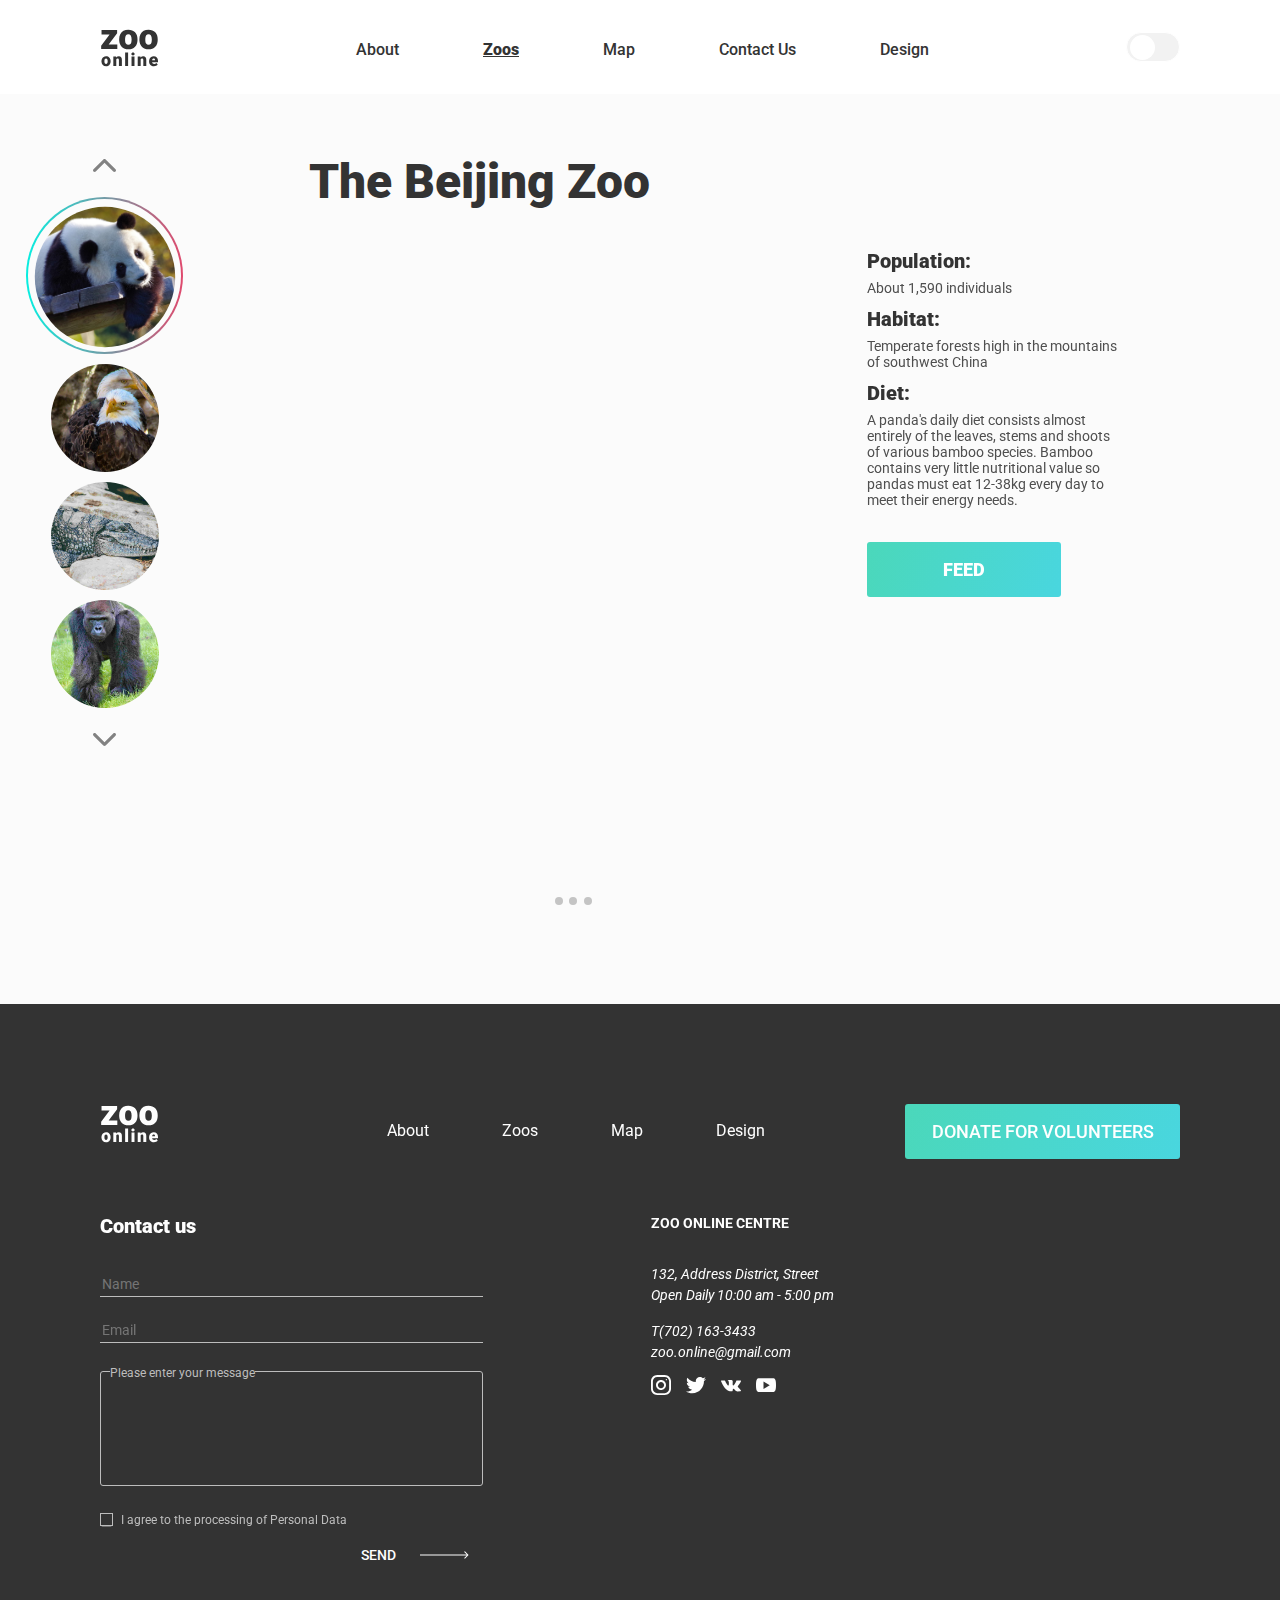
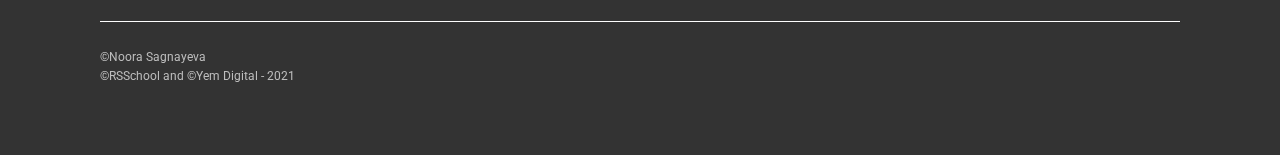
<file: pages/Zoos/panda/panda.html>
<!doctype html>
<html lang="en">
  <head>
    <meta charset="UTF-8">
    <meta name="viewport"
          content="width=device-width, user-scalable=no, initial-scale=1.0, maximum-scale=1.0, minimum-scale=1.0">
    <meta http-equiv="X-UA-Compatible" content="ie=edge">
    <link rel="stylesheet" href="../../../normalize.css">
    <link href="https://fonts.googleapis.com/css2?family=Roboto:wght@400;500;900&display=swap" rel="stylesheet">
    <link rel="stylesheet" href="panda.css">
    <title>Panda</title>
  </head>
  <body>
    <header class="header">
      <div class="wrapper wrapper-header">
        <div class="logo">
          <a href="../../../index.html">
            <svg class="logo-svg" width="59" height="42" viewBox="0 0 59 42" fill="none" xmlns="http://www.w3.org/2000/svg">
              <path d="M8.64844 18.4297H17.3145V23H1.16016V19.6953L9.59766 8.55078H1.5293V3.98047H17.1211V7.17969L8.64844 18.4297ZM19.1602 13.3145C19.1602 11.416 19.5293 9.72852 20.2676 8.25195C21.0059 6.76367 22.0664 5.62109 23.4492 4.82422C24.832 4.02734 26.4551 3.62891 28.3184 3.62891C31.166 3.62891 33.4102 4.51367 35.0508 6.2832C36.6914 8.04102 37.5117 10.4375 37.5117 13.4727V13.6836C37.5117 16.6484 36.6855 19.0039 35.0332 20.75C33.3926 22.4844 31.166 23.3516 28.3535 23.3516C25.6465 23.3516 23.4727 22.543 21.832 20.9258C20.1914 19.2969 19.3066 17.0938 19.1777 14.3164L19.1602 13.3145ZM25.084 13.6836C25.084 15.4414 25.3594 16.7305 25.9102 17.5508C26.4609 18.3711 27.2754 18.7812 28.3535 18.7812C30.4629 18.7812 31.541 17.1582 31.5879 13.9121V13.3145C31.5879 9.9043 30.498 8.19922 28.3184 8.19922C26.3379 8.19922 25.2656 9.66992 25.1016 12.6113L25.084 13.6836ZM39.375 13.3145C39.375 11.416 39.7441 9.72852 40.4824 8.25195C41.2207 6.76367 42.2812 5.62109 43.6641 4.82422C45.0469 4.02734 46.6699 3.62891 48.5332 3.62891C51.3809 3.62891 53.625 4.51367 55.2656 6.2832C56.9062 8.04102 57.7266 10.4375 57.7266 13.4727V13.6836C57.7266 16.6484 56.9004 19.0039 55.248 20.75C53.6074 22.4844 51.3809 23.3516 48.5684 23.3516C45.8613 23.3516 43.6875 22.543 42.0469 20.9258C40.4062 19.2969 39.5215 17.0938 39.3926 14.3164L39.375 13.3145ZM45.2988 13.6836C45.2988 15.4414 45.5742 16.7305 46.125 17.5508C46.6758 18.3711 47.4902 18.7812 48.5684 18.7812C50.6777 18.7812 51.7559 17.1582 51.8027 13.9121V13.3145C51.8027 9.9043 50.7129 8.19922 48.5332 8.19922C46.5527 8.19922 45.4805 9.66992 45.3164 12.6113L45.2988 13.6836Z" fill="#333333"/>
              <path d="M1.45703 35.1572C1.45703 34.208 1.6416 33.3643 2.01074 32.626C2.37988 31.8818 2.91016 31.3105 3.60156 30.9121C4.29297 30.5137 5.10449 30.3145 6.03613 30.3145C7.45996 30.3145 8.58203 30.7568 9.40234 31.6416C10.2227 32.5205 10.6328 33.7188 10.6328 35.2363V35.3418C10.6328 36.8242 10.2197 38.002 9.39355 38.875C8.57324 39.7422 7.45996 40.1758 6.05371 40.1758C4.7002 40.1758 3.61328 39.7715 2.79297 38.9629C1.97266 38.1484 1.53027 37.0469 1.46582 35.6582L1.45703 35.1572ZM4.41895 35.3418C4.41895 36.2207 4.55664 36.8652 4.83203 37.2754C5.10742 37.6855 5.51465 37.8906 6.05371 37.8906C7.1084 37.8906 7.64746 37.0791 7.6709 35.4561V35.1572C7.6709 33.4521 7.12598 32.5996 6.03613 32.5996C5.0459 32.5996 4.50977 33.335 4.42773 34.8057L4.41895 35.3418ZM16.0982 30.4902L16.1949 31.6064C16.8511 30.7451 17.7564 30.3145 18.9107 30.3145C19.9009 30.3145 20.6392 30.6104 21.1255 31.2021C21.6177 31.7939 21.8726 32.6846 21.8902 33.874V40H18.9195V33.9971C18.9195 33.5166 18.8228 33.165 18.6295 32.9424C18.4361 32.7139 18.0845 32.5996 17.5748 32.5996C16.9947 32.5996 16.564 32.8281 16.2828 33.2852V40H13.3209V30.4902H16.0982ZM28.1027 40H25.132V26.5H28.1027V40ZM34.4997 40H31.529V30.4902H34.4997V40ZM31.3532 28.0381C31.3532 27.6162 31.5055 27.2705 31.8102 27.001C32.1149 26.7314 32.5104 26.5967 32.9968 26.5967C33.4831 26.5967 33.8786 26.7314 34.1833 27.001C34.488 27.2705 34.6403 27.6162 34.6403 28.0381C34.6403 28.46 34.488 28.8057 34.1833 29.0752C33.8786 29.3447 33.4831 29.4795 32.9968 29.4795C32.5104 29.4795 32.1149 29.3447 31.8102 29.0752C31.5055 28.8057 31.3532 28.46 31.3532 28.0381ZM40.4924 30.4902L40.5891 31.6064C41.2454 30.7451 42.1506 30.3145 43.3049 30.3145C44.2952 30.3145 45.0334 30.6104 45.5198 31.2021C46.012 31.7939 46.2668 32.6846 46.2844 33.874V40H43.3137V33.9971C43.3137 33.5166 43.217 33.165 43.0237 32.9424C42.8303 32.7139 42.4788 32.5996 41.969 32.5996C41.3889 32.5996 40.9582 32.8281 40.677 33.2852V40H37.7151V30.4902H40.4924ZM53.9734 40.1758C52.5145 40.1758 51.3338 39.7422 50.4314 38.875C49.5291 38.002 49.0779 36.8682 49.0779 35.4736V35.2275C49.0779 34.2549 49.2566 33.3965 49.6141 32.6523C49.9773 31.9082 50.5047 31.334 51.1961 30.9297C51.8875 30.5195 52.7078 30.3145 53.657 30.3145C54.993 30.3145 56.0477 30.7305 56.8211 31.5625C57.5945 32.3887 57.9813 33.543 57.9813 35.0254V36.1768H52.0926C52.198 36.71 52.4295 37.1289 52.7869 37.4336C53.1443 37.7383 53.6072 37.8906 54.1756 37.8906C55.1131 37.8906 55.8455 37.5625 56.3729 36.9062L57.7264 38.5059C57.3572 39.0156 56.8328 39.4229 56.1531 39.7275C55.4793 40.0264 54.7527 40.1758 53.9734 40.1758ZM53.6395 32.5996C52.7723 32.5996 52.2566 33.1738 52.0926 34.3223H55.0809V34.0938C55.0926 33.6191 54.9725 33.2529 54.7205 32.9951C54.4686 32.7314 54.1082 32.5996 53.6395 32.5996Z" fill="#333333"/>
            </svg>
          </a>
          <h1>Online Zoo</h1>
        </div>
        <nav class="main-nav">
          <ul class="main-nav-list">
            <li><a href="../../../index.html">About</a></li>
            <li class="active"><a href="#">Zoos</a></li>
            <li><a href="../../Map/map.html">Map</a></li>
            <li><a href="#contact">Contact Us</a></li>
            <li><a href="https://www.figma.com/file/HKt5Nlx0jghQtJp6jW9q8F/zooApp">Design</a></li>
          </ul>
        </nav>
        <div class="switch">
          <div class="toggle">
            <input type="checkbox" id="toggle-button" class="toggle-button">
          </div>
          <div class="burger"></div>
        </div>
      </div>
    </header>
    <main class="main">
      <aside class="sidebar">
        <svg class="arrowUp" width="23" height="23" viewBox="0 0 23 23" fill="none" xmlns="http://www.w3.org/2000/svg">
          <g clip-path="url(#clip0)">
            <path d="M11.5001 4.94404C11.9123 4.94404 12.3244 5.10143 12.6387 5.41555L22.5282 15.3051C23.1573 15.9342 23.1573 16.9542 22.5282 17.5831C21.8993 18.2119 20.8796 18.2119 20.2504 17.5831L11.5001 8.8322L2.74967 17.5827C2.12057 18.2116 1.1009 18.2116 0.472107 17.5827C-0.157299 16.9539 -0.157299 15.9339 0.472107 15.3048L10.3614 5.41524C10.6759 5.10107 11.088 4.94404 11.5001 4.94404Z" fill="#828282"/>
          </g>
          <defs>
            <clipPath id="clip0">
              <rect width="23" height="23" fill="white" transform="translate(23 23) rotate(-180)"/>
            </clipPath>
          </defs>
        </svg>
        <div class="sidebar-slider">
          <div class="circle-active">
            <div class="circle-white">
              <div class="panda img sidebar-active" title="panda"></div>
            </div>
          </div>
          <a href="../eagle/eagle.html"><div class="eagles img" title="eagle"></div></a>
          <a href="../alligator/alligator.html"><div class="crocodile img" title="alligator"></div></a>
          <a href="../gorilla/gorilla.html"><div class="gorilla img" title="gorilla"></div></a>
        </div>
        <svg class="arrowDown" width="23" height="23" viewBox="0 0 23 23" fill="none" xmlns="http://www.w3.org/2000/svg">
          <g clip-path="url(#clip0)">
            <path d="M11.4999 18.056C11.0877 18.056 10.6756 17.8986 10.3613 17.5845L0.471825 7.69487C-0.157275 7.06577 -0.157275 6.04579 0.471825 5.41695C1.10067 4.7881 2.12045 4.7881 2.7496 5.41695L11.4999 14.1678L20.2503 5.41725C20.8794 4.78841 21.8991 4.78841 22.5279 5.41725C23.1573 6.0461 23.1573 7.06608 22.5279 7.69518L12.6386 17.5848C12.3241 17.8989 11.912 18.056 11.4999 18.056Z" fill="#828282"/>
          </g>
          <defs>
            <clipPath id="clip0">
              <rect width="23" height="23" fill="white"/>
            </clipPath>
          </defs>
        </svg>
      </aside>
      <section class="section">
        <div class="container">
          <h2>The Beijing Zoo</h2>
          <div class="information">
            <div class="slider">
              <div class="video">
                <iframe width="560" height="315" src="https://www.youtube.com/embed/OObOQ2GElhA" title="YouTube video player" frameborder="0" allow="accelerometer; autoplay; clipboard-write; encrypted-media; gyroscope; picture-in-picture" allowfullscreen></iframe>
                <div class="picture picture1">
                  <iframe width="560" height="315" src="https://www.youtube.com/embed/65JHo3Cy2tY" title="YouTube video player" frameborder="0" allow="accelerometer; autoplay; clipboard-write; encrypted-media; gyroscope; picture-in-picture" allowfullscreen></iframe>
                  <div class="window1"></div>
                </div>
                <div class="picture picture2">
                  <iframe width="560" height="315" src="https://www.youtube.com/embed/OObOQ2GElhA" title="YouTube video player" frameborder="0" allow="accelerometer; autoplay; clipboard-write; encrypted-media; gyroscope; picture-in-picture" allowfullscreen></iframe>
                  <div class="window2"></div>
                </div>
                <div class="picture picture3">
                  <iframe width="560" height="315" src="https://www.youtube.com/embed/D0eqnda8dOk" title="YouTube video player" frameborder="0" allow="accelerometer; autoplay; clipboard-write; encrypted-media; gyroscope; picture-in-picture" allowfullscreen></iframe>
                  <div class="window3"></div>
                </div>
              </div>
              <div class="dots">
                <div class="dot1"></div>
                <div class="dot2"></div>
                <div class="dot3"></div>
              </div>
            </div>
            <div class="inf">
              <h3>Population:</h3>
              <p class="inf__text">About 1,590 individuals</p>
              <h3>Habitat:</h3>
              <p class="inf__text">Temperate forests high in the mountains of southwest China</p>
              <h3>Diet:</h3>
              <p class="inf__text">A panda's daily diet consists almost entirely of the leaves, stems and shoots of various bamboo species. Bamboo contains very little nutritional value so pandas must eat 12-38kg every day to meet their energy needs.</p>
              <button class="btn feed">feed</button>
            </div>
          </div>
        </div>
      </section>
    </main>
    <footer class="footer">
      <div class="wrapper">
        <div class="footer-top">
          <div class="logo footer-logo">
            <img src="../../../assets/icons/lightlogo.svg" alt="logo" title="Online Zoo">
          </div>
          <div class="footer-top__box">
            <nav class="footer-nav">
              <ul class="footer-nav__list">
                <li><a  href="../../../index.html">About</a></li>
                <li><a  href="#">Zoos</a></li>
                <li><a href="../../Map/map.html">Map</a></li>
                <li><a href="https://www.figma.com/file/HKt5Nlx0jghQtJp6jW9q8F/zooApp">Design</a></li>
              </ul>
            </nav>
            <button class="btn donate">donate for volunteers</button>
          </div>
        </div>
        <div class="contacts-container" id="contact">
          <div class="contacts-form-container">
            <h4 class="contacts-form__title">Contact us</h4>
            <form class="contacts-form" action="#" id="contacts-form">
              <input class="contacts-form__name" id="name" type="text" placeholder="Name">
              <input class="contacts-form__email" id="email" type="email" placeholder="Email">
              <div class="contacts-form__textarea">
                <p class="textarea__text">Please enter your message</p>
                <textarea class="textarea" name="text"></textarea>
              </div>
              <div class="contacts-form__checkbox">
                <input class="checkbox" type="checkbox">
                <p class="checkbox__text">I agree to the processing of Personal Data</p>
              </div>
              <button  class="contacts-form__btn" formmethod="post" form="contacts-form">SEND
                <img src="../../../assets/icons/arrowBtn.svg" alt="arrow">
              </button>
            </form>
          </div>
          <div class="contacts">
            <h4 class="contacts__title">ZOO Online Centre</h4>
            <address class="contacts-box">
              <p>132, Address District, Street</p>
              <p>Open Daily 10:00 am - 5:00 pm</p>
              <p class="contacts-box__phone">T(702) 163-3433</p>
              <p>zoo.online@gmail.com</p>
            </address>
            <div class="social footer__social">
              <ul class="social_list footer__social_list">
                <li>
                  <a href="https://www.instagram.com/" class="inst"><img src="../../../assets/icons/inst.svg" class="inst_img" alt="instagram"></a>
                </li>
                <li>
                  <a href="https://twitter.com/" class="twitter"><img src="../../../assets/icons/twitter.svg" alt="twitter"></a>
                </li>
                <li>
                  <a href="https://vk.com/" class="vk"><img src="../../../assets/icons/vk.svg" alt="vk"></a>
                </li>
                <li>
                  <a href="https://www.youtube.com/" class="youtube"><img src="../../../assets/icons/youtube.svg" alt="youtube"></a>
                </li>
              </ul>
            </div>
          </div>
        </div>
        <div class="line"></div>
        <p class="author">©Noora Sagnayeva</p>
        <p class="school">©RSSchool and ©Yem Digital - 2021</p>
      </div>
    </footer>
    <script src="../../../changeTheme.js"></script>
    <script src="../zoos.js"></script>
  </body>
</html>
</file>
<file: style.css>
:root {
  --header-background: #ffffff;
  --dark-text: #333333;
  --background-one: #fbfbfb;
  --background-two: #f2f2f2;
  --dark-text2: #4f4f4f;
  --bg: #fefefe;
  --bg-map: #333333;
  --bg-map-active: #dadada;
  --arrow-hov: #333333;
  --shema-text: #4f4f4f;
}
.dark {
  --header-background: #333333;
  --dark-text: #fefefe;
  --background-one: #333333;
  --background-two: #4f4f4f;
  --dark-text2: #f2f2f2;
  --bg: #3c3c3c;
  --bg-map: #e1e1e1;
  --bg-map-active: #333333;
  --arrow-hov: #fefefe;
  --shema-text: #fefefe;
}
html {
  scroll-behavior: smooth;
}
body {
  font-family: 'Roboto', sans-serif;
  font-weight: 400;
}
body.notScrollable {
  overflow: hidden;
}
ul {
  list-style: none;
  padding: 0;
  margin: 0;
}
p {
  margin: 0;
  padding: 0;
  font-size: 14px;
}
a {
  text-decoration: none;
}

/*range*/
.range {
  width: 245px;
  -webkit-appearance: none;
  -moz-appearance: none;
  appearance: none;
}
/*polosa*/
.range::-webkit-slider-runnable-track {
  height: 5px;
  background: rgba(189, 189, 189, 0.57);
}
/*polzunok*/
.range::-webkit-slider-thumb {
  height: 10px;
  cursor: pointer;
  -webkit-appearance: none;
  margin-top: -3px;
}
/*polosa*/
.range::-moz-range-track {
  height: 5px;
  background: rgba(189, 189, 189, 0.57);
}
/*polzunok*/
.range::-moz-range-thumb {
  height: 10px;
  cursor: pointer;
}

.first-screen__range::-webkit-slider-thumb {
  width:30px;
  background: #fefefe;
}
.first-screen__range::-moz-range-thumb {
  width: 30px;
  background-color: #fefefe;
}
.second-screen__range::-webkit-slider-thumb
{
  width:62px;
  background: var(--dark-text);
}

.fourth-screen__range::-webkit-slider-thumb,
.sixth-screen__range::-webkit-slider-thumb {
  width:30px;
  background: var(--dark-text);
}

.header {
  width: 100%;
  height: 94px;
  padding-top: 26px;
  box-sizing: border-box;
  background: var(--header-background);
}
.wrapper {
  width: 84.375%;
  margin: 0 auto;
}
@media (max-width: 1200px) {

  .wrapper {
    width: 75%;
  }

}
@media (max-width: 640px) {

  .wrapper {
    width: 93.75%;
  }

}

.wrapper-header {
  display: flex;
  justify-content: space-between;
  align-items: center;
}
h1 {
  margin: 0;
  font-size: 0.1px;
}
h3 {
  margin: 0;
  font-weight: 900;
  font-size: 48px;
  line-height: 56px;
  color: var(--dark-text);
}
h4 {
  font-weight: 900;
  font-size: 20px;
  line-height: 23px;
  color: var(--dark-text);
  margin: 0;
}
.logo-svg path {
  fill: var(--dark-text);
}
.main-nav {
  width: 573px;
  height: 23px;
}
.main-nav-list {
  display: flex;
  justify-content: space-between;
  align-items: center;
  height: 100%;
}
.main-nav-list li {
  font-weight: 500;
  font-size: 16px;
  line-height: 19px;
  color: var(--dark-text);
}
.main-nav-list li.active {
  font-weight: 900;
  text-decoration: underline;
}
.main-nav-list li a {
  color: var(--dark-text);
}
.main-nav-list li a:hover {
  cursor: pointer;
  font-weight: 900;
  transition: all 0.3s ease-out;
}
li.active a:hover {
  cursor: default;
}
.switch {
  display: flex;
}
.toggle-button {
  position: relative;
  display: inline-block;
  width: 54px;
  height: 30px;
  margin: 0;
  background: var(--background-two);
  border: 1px solid var(--background-two);
  border-radius: 30px;
  outline: none;
  cursor: pointer;
  -webkit-appearance: none;
  -moz-appearance: none;
  appearance: none;
}
.toggle-button::after {
  content: "";
  display: inline-block;
  position: absolute;
  left: 3px;
  top: 1.5px;
  width: 25px;
  height: 25px;
  background-color: var(--header-background);
  border-radius: 50%;
  transform: translateX(0);
}
.toggle-button:checked::after {
  transform: translateX(90%);
  background-color: #1b1b1b;
}
.toggle-button:checked {
  background-color: #4f4f4f;
}
.burger {
  width: 40px;
  height: 21px;
  background-image: url("assets/icons/menu.svg");
  display: none;
}
@media (max-width: 980px) {

  .main-nav {
    display: none;
  }
  .burger {
    display: block;
  }
  .switch {
    width: 21%;
    justify-content: space-between;
    align-items: center;
  }

}
@media (max-width: 640px) {
  body {
    padding-top: 94px;
  }
  .header {
    position: fixed;
    top: 0;
    height: 94px;
    box-shadow: 0 4px 8px rgba(44, 101, 77, 0.08);
    z-index: 10;
  }

}
@media (max-width: 500px) {

  .header {
    height: 92px;
  }
  .switch {
    width: 40%;
  }

}

/*first screen*/
.first-screen {
  width: 100%;
  height: 939px;
  background-image: url("assets/images/firstBackground.png");
  background-size: cover;
  background-repeat: no-repeat;
}
.first-screen__wrapper {
  position: relative;
  display: flex;
  justify-content: start;
}
.first-screen__social {
  width: 20px;
  margin-top: 722px;
}
.social_list li {
  margin-bottom: 11px;
}
.first_screen-watch {
  width: 793px;
  height: 300px;
  margin-top: 12.716%;
  margin-left: 11.6%;
}
.first_screen-title {
  margin-top: 0;
  margin-bottom: 37px;
  font-style: normal;
  font-weight: 900;
  font-size: 89px;
  line-height: 104px;
  color: #fefefe;
}
.btn-link {
  display: block;
}
.btn {
  width: 245px;
  height: 55px;
  background: linear-gradient(106.89deg, #4BD8B5 -14.32%, #49D6DF 100.68%);
  border-radius: 3px;
  border: none;
  color: #ffffff;
  font-weight: 900;
  font-size: 18px;
  line-height: 21px;
  text-transform: uppercase;
}
.btn:hover {
  cursor: pointer;
  transform: scale(1.01);
  transition: 0.3s;
  background-image: linear-gradient(106.89deg, #4BD8B9 -14.32%, #3ec7d0 100.68%);
}
.btn-watch {
  display: flex;
  justify-content: center;
  align-items: center;
}
.btn-watch__img {
  margin-right: 5px;
}
.first_screen-gallery {
  position: absolute;
  top: 405px;
  left: 42.47%;
  height: 421px;
  width: 66.79%;
  overflow: hidden;
}
.first-screen-gallery__box {
  height: 421px;
  position: absolute;
  left: 137px;
  box-sizing: border-box;
  z-index: 2;
  overflow-x: hidden;
}
.gallery-slider {
  position: relative;
  top: 15px;
  left: 0;
  display: flex;
  align-items: center;
  column-gap: 46px;
  transition: all ease 1s;
}
/*slider img*/
.gallery-slider__img {
  width: 140px;
  height: 203px;
  border-radius: 5px;
  background-size: cover;
  background-position: center;
  cursor: pointer;
}
.eagle-img {
  background-image: url("assets/images/eagles.jpg");
}
.gorilla-img {
  background-image: url("assets/images/gorilla.jpg");
}
.crocodile-img {
  background-image: url("assets/images/crocodile.jpg");
}
.elephant-img {
  background-image: url("assets/images/elephant.jpg");
}
.fox-img {
  background-image: url("assets/images/fox.png");
}
.lion-img {
  background-image: url("assets/images/lion.jpg");
}
.tiger-img {
  background-image: url("assets/images/tiger.jpg");
}
.panda-img {
  background-image: url("assets/images/panda.jpg");
}
.gallery-slider__active {
  position: relative;
  top: -15px;
  width: 245px;
  height: 352px;
  background-color:rgba(0,0,0,.3);
  border-radius: 5px;
}
.gallery-slider__active > .gallery-slider__text {
  display: flex;
}
.gallery-slider__text,
.fourth_screen-slider__text {
  width: 194px;
  height: 100px;
  display: none;
  flex-direction: column;
  align-items: center;
}
.gallery-slider__text {
  margin: 232px auto 34px;
}
.gallery-slider__active::before {
  content: '';
  position: absolute;
  width: 245px;
  height: 352px;
  background: linear-gradient(357.17deg, #000000 -56.45%, rgba(0, 0, 0, 0) 55%);
}
.textBtn {
  width: 97.38%;
  margin-top: 14px;
  display: flex;
  align-items: center;
  justify-content: space-between;
  flex-wrap: wrap;
}
.link-watch {
  width: 113px;
  height: 24px;
  display: flex;
  align-items: center;
  font-weight: 500;
  font-size: 12px;
  line-height: 14px;
  text-transform: uppercase;
  color: #49D6DF;
}
.link-donate {
  width: 74px;
  height: 24px;
  display: flex;
  align-items: center;
  justify-content: space-between;
  font-weight: 500;
  font-size: 12px;
  line-height: 14px;
  text-align: center;
  text-transform: uppercase;
  color: #FFFFFF;
}
.donate-icon,
.watch-icon {
  display: flex;
  justify-content: center;
  align-items: center;
  width: 24px;
  height: 24px;
  border-radius: 50%;
  box-sizing: border-box;
}
.donate-icon {
  border: 1px solid #FFFFFF;
}
.watch-icon {
  border: 1px solid #49D6DF;
}
.gallery-slider__text > p,
.fourth_screen-slider__text > p{
  font-size: 14px;
  line-height: 16px;
  color: #ffffff;
}
.range-box {
  display: flex;
  flex-direction: column;
  align-items: center;
}
.first-screen__range-box {
  position: absolute;
  left: 186px;
  margin-top: 20px;
}
.range-label {
  font-weight: 900;
  font-size: 14px;
}
.first-screen__range-label {
  margin-bottom: 15px;
  color: #fefefe;
}
.range-label > span {
  font-size: 24px;
}
/*line*/
.first-screen-gallery__line {
  position: absolute;
  top: 182px;
  left: 2px;
  width: 1817px;
  display: flex;
  align-items: center;
  z-index: 1;
}
.circle {
  position: relative;
  bottom: 7px;
  width: 13px;
  height: 13px;
  border: 1px solid #fefefe;
  box-sizing: border-box;
  border-radius: 50%;
}
.circle__center {
  position: absolute;
  top: 3px;
  left: 3px;
  width: 5px;
  height: 5px;
  background-color: #fefefe;
  border-radius: 50%;
}
.gallery-line {
  border-top: 1px solid #fefefe;
  width: 100%;
  display: flex;
  column-gap: 186px;
}
.img-circle {
  left: 192px;
}
.img-circle:nth-of-type(2) {
  margin-right: 33px;
  margin-left: 33px;
}

@media (max-width: 1200px) {

  .first-screen {
    height: 926px;
  }
  .first_screen-watch {
    position: absolute;
    margin-left: 0;
    margin-top: 14.1%;
  }
  .first-screen__social {
    margin-top: 747px;
  }
  .first_screen-gallery {
    top: 432px;
    left: 36.47%;
    width: 80.15%;
    height: 427px;
  }
  .first-screen-gallery__box {
    padding-top: 0;
    height: 100%;
  }
  .gallery-slider {
    column-gap: 30px;
    top: 0;
  }
  .first-screen__range-box {
    left: 215px;
    margin-top: 26px;
  }
  .gallery-slider__img {
    width: 180px;
    height: 261px;
  }
  .gallery-slider__active {
    width: 245px;
    height: 352px;
  }
  .gallery-slider__text {
    margin: 249px auto 0;
  }

}
@media (max-width: 1100px) {

  .first-screen {
    height: 934px;
  }
  .first_screen-watch {
    width: 94.59%;
    height: 150px;
    margin-top: 20.1%;
  }
  .first_screen-title {
    font-size: 64px;
    line-height: 75px;
    margin-bottom: 31px;
  }
  .first-screen__social {
    margin-top: 726px;
  }
  .first_screen-gallery {
    top: 408px;
    left: 18.2%;;
    width: 98.5%;
  }
  .first-screen-gallery__box {
    left: 73px;
  }
}
@media (max-width: 640px) {

  .first_screen-gallery {
    left: 4.9%;;
  }

}
@media (max-width: 500px) {

  .first-screen {
    height: 667px;
  }
  .first_screen-watch {
    width: 98%;
    height: 168px;
    margin-top: 30%;
  }
  .first_screen-title {
    font-size: 48px;
    line-height: 56px;
    margin-bottom: 17px;
  }
  .first-screen__social {
    display: none;
  }
  .first_screen-gallery {
    top: 276px;
    left: -3.1%;
    width: 106.5%;
  }
  .gallery-slider__img {
    width: 113px;
    height: 164px;
  }
  .panda-img {
    width: 140px;
    height: 202px;
  }
  .first-screen-gallery__box {
    top: 21%;
    left: 8%;
  }
  .gallery-slider {
    column-gap: 9px;
  }
  .gallery-slider__text {
    width: 128px;
    margin: 76px auto 0;
  }
  .gallery-slider__text > p {
    font-size: 12px;
    line-height: 14px;
  }
  .textBtn {
    margin-top: 7px;
  }
  .link-watch,
  .link-donate {
    font-size: 10px;
    line-height: 12px;
    justify-content: flex-start;
  }
  .range {
    width: 140px;
  }
  .first-screen__range-box {
    left: 120px;
    margin-top: 14px;
  }
  .first-screen__range-label {
    margin-bottom: 5px;
  }
  .first-screen__range::-webkit-slider-thumb {
    width:17px;
  }
}

/*second_screen*/
.second-screen {
  display: flex;
  width: 100%;
  height: 883px;
  margin: 0 auto;
  background: var(--background-one);
}
.second-screen-box {
  width: 790px;
  height: 683px;
  display: flex;
  flex-direction: column;
  justify-content: center;
  align-items: center;
  margin: 100px auto;
}
.second-screen__title {
  margin-bottom: 30px;
  align-self: start;
}
.second_screen-text{
  font-weight: 400;
  line-height: 16.41px;
  color: var(--dark-text2);
}
.second_screen-img {
  width: 100%;
  height: 323px;
  margin-bottom: 30px;
  margin-top: 28px;
  background-image: url("assets/images/deer.png");
  background-repeat: no-repeat;
  background-size: cover;
  background-position: center;
}
.second-screen__range-label,
.fourth_screen__range-label {
  margin-bottom: 11px;
  color: var(--dark-text);
}
.second_screen-btn {
  margin-top: 30px;
}
@media (max-width: 1200px) {

  .second-screen-box {
    width: 746px;
  }
  .second_screen-img {
    margin-bottom: 32px;
    margin-top: 8px;
  }
  .second-screen__range-label {
    margin-bottom: 16px;
  }
  .second-screen__range::-webkit-slider-thumb
  {
    width:77px;
  }

}
@media (max-width: 940px) {

  .second-screen-box {
    width: 93.75%;
  }
  .second_screen-img {
    margin-top: 30px;
    box-sizing: border-box;
  }
  .second-screen-box {
    height: 715px;
    margin-bottom: 68px;
  }

}
@media (max-width: 620px) {
  .second_screen-img {
    background-position: inherit;
  }
}
@media (max-width: 320px) {

  .second-screen {
    height: 883px;
  }
  .second-screen-box {
    height: 783px;
    margin: 50px auto;
  }
  .second_screen-img {
    margin-bottom: 11px;
  }
  /*.second-screen-box {*/
  /*  height: 715px;*/
  /*  margin-bottom: 68px;*/
  /*}*/
  .second-screen__title {
    font-size: 36px;
    line-height: 42px;
    margin-bottom: 22px;
  }
  .second-screen__range {
    width: 245px;
  }
  .second-screen__range__range-label {
    margin-bottom: 5px;
  }
  .second-screen__range__range::-webkit-slider-thumb {
    width:17px;
  }

}

/*third_screen*/
.third_screen {
  display: flex;
  height: 413px;
  width: 100%;
  background: var(--background-two);
}
.container {
  width: 62.5vw;
  margin: 100px auto;
}
@media (max-width: 1200px) {

  .container {
    width: 75%;
  }

}

.third_screen-container {
  display: flex;
  justify-content: space-between;
}
.third_screen-container > div {
  width: inherit;
  display: flex;
  flex-direction: column;
  align-items: center;
  margin-right: 30px;
}
.third_screen-container > div:last-child {
  margin-right: 0;
}
.third_screen-title {
  margin-top: 15px;
  margin-bottom: 15px;
}
.third_screen-text{
  font-weight: normal;
  line-height: 16px;
  color: var(--dark-text2);
}
.believe__img {
  height: 80px;
}
@media (max-width: 640px) {

  .container {
    width: 93.75%;
  }
  .third_screen {
    height: 875px;
  }
  .third_screen-container {
    flex-direction: column;
    align-items: center;
    width: 287px;
  }
  .third_screen-container > div {
    width: 100%;
    margin-right: 0;
  }

}
@media (max-width: 320px) {

  .third_screen {
    height: 719px;
  }
  .third_screen-container {
    height: 619px;
    width: 93.75%;
    margin: 50px auto;
  }

}

/*fourth_screen*/
.fourth_screen {
  display: flex;
  height: 854px;
  width: 100%;
  background: var(--background-one);
}
.fourth_screen-container {
  height: 654px;
  display: flex;
  flex-direction: column;
  justify-content: space-between;
  align-items: center;
}
.fourth_screen-gallery {
  position: relative;
  height: 478px;
  width: 100%;
  margin-top: 32px;
  margin-bottom: 30px;
}
.fourth_screen-gallery-hider {
  overflow: hidden;
}
.fourth_screen-slider {
  width: auto;
  display: flex;
  justify-content: flex-start;
  column-gap: 30px;
}
.fourth_screen-slider__img{
  /*display: block;*/
  flex-shrink: 0;
  height: 399px;
  width: 22.7%;
  border-radius: 5px;
  background-size: cover;
  background-position: center;
}
.eagle-slide {
  background-image: url("assets/images/eagles.jpg");
}
.gorilla-slide {
  background-image: url("assets/images/gorilla.jpg");
}
.crocodile-slide {
  background-image: url("assets/images/crocodile.jpg");
}
.panda-slide {
  background-image: url("assets/images/panda.jpg");
}
.tiger-slide {
  background-image: url("assets/images/tiger.jpg");
}
.lion-slide {
  background-image: url("assets/images/lion.jpg");
}
.fox-slide {
  background-image: url("assets/images/fox.png");
}
.elephant-slide {
  background-image: url("assets/images/elephant.jpg");
}
.fourth_screen-slider__text {
  display: none;
  width: 92.38%;
  margin: 269px auto 44px;
}
.fourth_screen-slider__img:hover > .fourth_screen-slider__text {
  display: flex;
}
.fourth-screen__range-box {
  margin-top: 26px;
}
.fourth-screen__range {
  margin-top: 5px;
}
.active {
  display: flex;
}
.fourth_screen-gallery-arrow-left,
.fourth_screen-gallery-arrow-right {
  display: block;
  width: 22px;
  height: 40px;
  position: absolute;
  cursor: pointer;
  z-index: 32;
}
.fourth_screen-gallery-arrow-left {
  left: -40px;
  top: 40%;
}

.fourth_screen-gallery-arrow-right {
  right: -40px;
  top: 40%;
}
.fourth_screen-gallery-arrow-left:hover > svg > path,
.fourth_screen-gallery-arrow-right:hover > svg > path {
  fill: var(--arrow-hov);
}

@media (max-width: 1200px) {

  .fourth_screen {
    height: 752px;
  }
  .fourth_screen-container {
    height: 552px;
    justify-content: flex-start;
  }
  .fourth_screen-slider {
    column-gap: 20px;
  }
  .fourth_screen-slider__img{
    width: 23.33%;
    height: 301px;
    margin-right: 0;
  }
  .fourth_screen-slider__text {
    margin: 183px auto 44px;
  }
  .fourth_screen-slider > .arrowLeft-box,
  .fourth_screen-slider > .arrowRight-box {
    top: 140px;
  }

}
@media (max-width: 1100px) {

  .fourth_screen-container {
    height: 567px;
  }
  .fourth_screen-slider > .arrowLeft-box,
  .fourth_screen-slider > .arrowRight-box {
    display: none;
  }
  .fourth_screen-slider {
    width: 900px;
  }
  .fourth_screen-gallery {
    margin-top: 35px;
    margin-bottom: 35px;
    height: 385px;
    overflow-x: hidden;
  }
  .fourth_screen-slider__img{
    width: 210px;
  }
  .fourth-screen__range-box {
    margin-top: 34px;
  }

}
@media (max-width: 640px) {

  .fourth_screen {
    height: 766px;
  }
  .fourth_screen-container {
    height: 566px;
  }
  .fourth_screen-slider > .arrowLeft-box,
  .fourth_screen-slider > .arrowRight-box {
    display: none;
  }

}
@media (max-width: 320px) {

  .fourth_screen {
    height: 683px;
  }
  .fourth_screen-container {
    height: 553px;
    margin: 100px auto 50px;
  }
  .fourth_screen-container > h3 {
    font-size: 36px;
    line-height: 42px;
  }
  .fourth_screen-gallery {
    height: 397px;
    margin-top: 30px;
    margin-bottom: 9px;
  }
  .fourth_screen-slider {
    column-gap: 16px;
  }
  .fourth-screen__range {
    width: 245px;
  }
  .fourth-screen__range-box {
    margin-top: 31px;
  }
  .textBtn {
    margin-top: 15px;
  }
  .link-watch, .link-donate {
    font-size: 12px;
    line-height: 14px;
  }

}

/*fifth_screen*/
.fifth-screen {
  /*position: relative;*/
  display: flex;
  height: 754px;
  width: 100%;
  background-color: var(--background-two);
}
.fifth-screen__container {
  height: 554px;
  display: flex;
  flex-direction: column;
  justify-content: space-between;
  align-items: center;
}
.fifth-screen__title {
  margin-bottom: 30px;
}
.fifth-screen__text {
  color: var(--dark-text2);
}
.schema {
  display: flex;
  align-items: center;
  column-gap: 63px;
  height: 245px;
  width: 100%;
  margin-top: 92px;
  margin-bottom: 60px;
}
.shema-text {
  fill: var(--shema-text);
}
.schema-img {
  width: 20.417%;
}
.schema-arrow {
  width: 108px;
}
.arrowDown {
  display: none;
}
@media (max-width: 1200px) {

  .schema > .schema-img {
    width: 27.23%;
  }
  .schema-arrow {
    width: 5.33%;
  }
  .fifth-screen {
    height: 702px;
  }
  .fifth-screen__container {
    height: 502px;
  }
  .schema {
    margin-top: 50px;
    margin-bottom: 50px;
    column-gap: 17px;
  }

}
@media (max-width: 640px) {

  .schema > .schema-img {
    width: 45%;
  }
  .fifth-screen {
    height: 1393px;
  }
  .fifth-screen__container {
    height: 1193px;
    width: 85%;
  }
  .schema {
    flex-direction: column;
    height: 78%;
    row-gap: 30px;
    margin-top: 8%;
  }
  .arrowDown {
    display: block;
  }
  .schema-arrow {
    display: none;
  }
  .fifth-screen__text {
    text-align: center;
    font-weight: 500;
    font-size: 14px;
  }
  .fifth-screen__title {
    margin-bottom: 18px;
  }

}
@media (max-width: 570px) {

  .schema > .schema-img {
    width: 50%;
  }

}
@media (max-width: 500px) {
  .fifth-screen {
    height: 1230px;
  }
  .fifth-screen__container {
    height: 1030px;
  }

}
@media (max-width: 400px) {

  .schema > .schema-img {
    width: 60%;
  }

}
@media (max-width: 320px) {

  .schema > .schema-img {
    width: 90%;
  }
  .fifth-screen {
    height: 1202px;
  }
  .fifth-screen__container {
    height: 1102px;
    width: 85%;
    margin: 50px auto;
  }
  .schema {
    height: 85%;
    margin-top: 12px;
    margin-bottom: 40px;
  }
  .fifth-screen__text {
    display: none;
  }
  .fifth-screen__title {
    margin-bottom: 18px;
    font-size: 36px;
    line-height: 42px;
    text-align: center;
  }
}
.cover {
  position: fixed;
  top: 0;
  left: 0;
  width: 100vw;
  height: 100vh;
  background-color: rgba(0,0,0,0.5);
  z-index: 10;
}
.popap {
  width: 1200px;
  height: 795px;
  display: flex;
  align-items: center;
  position: fixed;
  z-index: 100;
  top: calc(50vh - 397.5px);
  left: calc(50vw - 600px);
  background: #f9f9f9;
}
.hidden {
  display: none;
}
.popap-img {
  width: 197px;
  height: 100%;
  background-image: url("assets/images/popap.png");
}
.popap-form {
  width: 730px;
  margin: 41px auto 0;
}
.popap-form__title {
  font-weight: bold;
  font-size: 24px;
  line-height: 116.5%;
  text-transform: uppercase;
  text-align: center;
  color: #313131;
}
.popap-form__form {
  display: flex;
  flex-direction: column;
  margin-top: 23px;
}
.popap-form__warning {
  width: 478px;
  margin: 40px auto;
  font-weight: 500;
  font-size: 13px;
  line-height: 116.5%;
  text-align: center;
  color: #828282;
}
.form-wrapper {
  display: flex;
  justify-content: space-between;
}
.first-column,
.second-column {
  width: 46.2%;
}
.first-column legend,
.second-column legend {
  font-weight: 500;
  font-size: 14px;
  line-height: 116.5%;
  color: #828282;
}
.first-column__title,
.second-column__title {
  margin-top: 40px;
  font-weight: bold;
  font-size: 18px;
  line-height: 116.5%;
  color: #4F4F4F;
}
.first-column fieldset,
.second-column fieldset {
  height: 65px;
  margin-top: 20px;
  border: 1px solid #828282;
  border-radius: 5px;
  box-sizing: border-box;
}
.first-column input,
.second-column input {
  width: 100%;
  height: 100%;
  border: none;
  background-color: #f9f9f9;
}
#popap-donate {
  margin: 0 auto;
}
#popap-donate.invalid {
  background: linear-gradient(280deg, rgba(2,0,36,1) 0%, rgba(58,58,60,1) 35%);
}
.first-column input:focus,
.second-column input:focus {
  outline: none;
}

/*sixth_screen*/
.sixth-screen {
  display: flex;
  height: 810px;
  background: var(--background-one);
}
.sixth-screen__container {
  margin-top: 100px;
  margin-bottom: 100px;
  display: flex;
  flex-direction: column;
  justify-content: space-between;
  align-items: center;
  height: 610px;
}
.sixth-screen__container__title {
  font-weight: 900;
  font-size: 48px;
  line-height: 56px;
}
.sixth_screen-gallery {
  width: 100%;
  height: 409px;
  margin-top: 60px;
  margin-bottom: 30px;
}
.reviews {
  position: relative;
  display: flex;
  justify-content: space-between;
  align-items: center;
  margin-bottom: 52px;
}
.arrowLeft-box,
.arrowRight-box {
  position: absolute;
  top: 141px;
  cursor: pointer;
}
.arrowLeft-box {
  left: -51px;
}
.arrowRight-box {
  right: -51px;
}
.arrowLeft-box:hover > svg > path,
.arrowRight-box:hover > svg > path {
  fill: var(--arrow-hov);
}
.review {
  width: 48.75%;
  height: 310px;
  display: flex;
  flex-direction: column;
  align-items: center;
  background: var(--bg);
  box-shadow: 2px 4px 15px rgba(6, 12, 70, 0.1);
  border-radius: 5px;
}
.review > img {
  width: 68px;
  height: 68px;
  margin-top: 48px;
}
.photo {
  width: 68px;
  height: 68px;
  margin-top: 48px;
  background-image: url("assets/icons/usernophoto.svg");
  background-size: cover;
  border: 1px solid #BDBDBD;
  border-radius: 50%;
}
.review__title {
  margin-top: 17px;
  margin-bottom: 17px;
  font-style: italic;
  font-weight: 900;
  font-size: 20px;
  line-height: 23px;
  text-align: center;
}
.review__text {
  width: 75.214%;
  font-style: italic;
  font-weight: 400;
  font-size: 14px;
  line-height: 16px;
}
.sixth-screen__range-label {
  margin-bottom: 11px;
}
@media (max-width: 1200px) {

  .review {
    width: 48.89%;
  }
  .review__text {
    width: 74.09%;
  }

}
@media (max-width: 640px) {

  .sixth-screen {
    height: 795px;
  }
  .sixth-screen__container {
    height: 595px;
  }
  .reviews {
    overflow: hidden;
    margin-bottom: 56px;
  }
  .review {
    width: 100%;
    flex: 1 0 100%;
  }
  .sixth_screen-gallery {
    margin-top: 35px;
    margin-bottom: 30px;
  }
  .photo {
    margin-top: 52px;
  }
  .sixth-screen__range-label {
    margin-bottom: 14px;
  }
}
@media (max-width: 320px) {

  .sixth-screen {
    height: 705px;
  }
  .sixth-screen__container {
    height: 605px;
    margin: 50px auto;
  }
  .sixth-screen__container__title {
    font-size: 36px;
    line-height: 42px;
  }
  .review {
    height: 363px;
  }
  .reviews {
    width: 100%;
    height: 363px;
    margin-bottom: 40px;
  }
  .review__title {
    font-style: normal;
    font-weight: 900;
    font-size: 16px;
    line-height: 19px;
    margin-top: 42px;
    margin-bottom: 21px;
  }
  .review__text {
    width: 90%;
  }
  .sixth_screen-gallery {
    height: 425px;
    margin-top: 25px;
    margin-bottom: 40px;
  }
  .sixth-screen__range {
    width: 245px;
  }
  .sixth-screen__range-box {
    margin-top: 31px;
  }

}

/*seventh-screen*/
.seventh-screen {
  display: flex;
  height: 904px;
  background: var(--background-two);
}
.seventh-screen__container {
  display: flex;
  flex-direction: column;
  align-items: center;
}
.seventh-screen__title {
  margin-bottom: 60px;
}
.map-with-placeholder {
  position: relative;
  width: 100%;
  margin-bottom: 35px;
  --mark-width: 66px;
  --mark-height: 93px;
}
.map {
  width: 100%;
  height: 100%;
}
.map-with-placeholder > svg > path {
  fill: var(--bg-map);
}
.map-with-placeholder > svg > path.map-active {
  fill: var(--bg-map-active);
}
.placeholder-crocodile:hover path,
.placeholder-panda:hover path,
.placeholder-eagle:hover path,
.placeholder-gorilla:hover path {
  fill: #eb5757;
}
.placeholder-panda__img,
.placeholder-crocodile__img,
.placeholder-eagle__img,
.placeholder-gorilla__img {
  position: absolute;
  top: 13px;
  left: 11px;
  width: 43px;
  height: 43px;
  border-radius: 50%;
  background-size: cover;
  background-position: center;
  z-index: 2;
}
.placeholder-crocodile__img {
  background-image: url("assets/images/crocodile.jpg");
}
.placeholder-panda__img {
  background-image: url("assets/images/panda.jpg");
}
.placeholder-eagle__img {
  background-image: url("assets/images/eagles.jpg");
}
.placeholder-gorilla__img {
  background-image: url("assets/images/gorilla.jpg");
}
.placeholder-panda {
  position: absolute;
  top: calc(37% - var(--mark-height));
  left: calc(77.2% - var(--mark-width) / 2);
}
.placeholder-crocodile {
  position: absolute;
  top: calc(39% - var(--mark-height));
  left: calc(23.2% - var(--mark-width) / 2);
}
.placeholder-eagle {
  position: absolute;
  top: calc(33% - var(--mark-height));
  left: calc(13.2% - var(--mark-width) / 2);
}
.placeholder-gorilla {
  position: absolute;
  top: calc(56% - var(--mark-height));
  left: calc(50.4% - var(--mark-width) / 2);
}
.tooltip {
  position: absolute;
  width: 436px;
  height: 149px;
  display: none;
  align-items: center;
  background: var(--bg);
  box-shadow: 2px 4px 15px rgba(6, 12, 70, 0.15);
  border-radius: 8px;
  z-index: 3;
}
.tooltip-crocodile {
  top: 75%;
  left: 81%;
}
.tooltip-panda {
  top: 71px;
  right: 51px;
}
.tooltip-eagle {
  top: 83%;
  left: 76%;
}
.tooltip-gorilla {
  top: 81px;
  right: 41px;
}
.tooltip-img {
  width: 65px;
  height: 65px;
  margin-left: 44px;
  border-radius: 50%;
  background-size: cover;
  background-position: center;
}
.tooltip-text {
  width: 250px;
  display: flex;
  flex-direction: column;
  margin-left: 20px;
}
h5 {
  font-weight: 900;
  font-size: 18px;
  line-height: 21px;
  color: var(--dark-text);
  margin-top: 0;
  margin-bottom: 7px;
}
.tooltip-text p {
  font-size: 14px;
  line-height: 16px;
  color: var(--dark-text2);
}
.tooltip-text p span {
  font-weight: 500;
  font-size: 14px;
  line-height: 16px;
  color: var(--dark-text);
}
.tooltip-crocodile .tooltip-img {
  background-image: url("assets/images/crocodile.jpg");
}
.tooltip-panda .tooltip-img {
  background-image: url("assets/images/panda.jpg");
}
.tooltip-eagle .tooltip-img {
  background-image: url("assets/images/eagles.jpg");
}
.tooltip-gorilla .tooltip-img {
  background-image: url("assets/images/gorilla.jpg");
}
.placeholder:hover > .tooltip {
  display: flex;
}
@media (max-width: 1200px) {

  .seventh-screen {
    height: 842px;
  }
  .map {
    height: 436px;
  }
  .placeholder-crocodile {
    top: calc(36% - var(--mark-height));
    left: calc(23% - var(--mark-width) / 2);
  }
  .placeholder-panda {
    top: calc(36.4% - var(--mark-height));
    left: calc(76.5% - var(--mark-width) / 2);
  }

}
@media (max-width: 640px) {

  .seventh-screen {
    height: 666px;
  }
  .map {
    height: 289px;
  }
  .placeholder > svg > path{
    fill: rgba(73, 214, 223, 1);
  }
  .seventh-screen__title {
    margin-bottom: 51px;
  }
  .map-with-placeholder {
    margin-bottom: 31px;
  }
  .placeholder-crocodile {
    top: calc(37% - var(--mark-height));
  }
  .placeholder-panda {
    top: calc(35.4% - var(--mark-height));
    left: calc(76.6% - var(--mark-width) / 2);
  }
  .placeholder-eagle {
    position: absolute;
    top: calc(33.7% - var(--mark-height));
    left: calc(14.2% - var(--mark-width) / 2);
  }
  .tooltip-gorilla {
    right: -116px;
  }

}
@media (max-width: 320px) {

  .seventh-screen {
    height: 413px;
  }
  .seventh-screen__container {
    margin: 50px auto;
  }
  .map {
    height: 146px;
  }
  .placeholder > svg {
    width: 32px;
    height: 46px;
  }
  .seventh-screen__title {
    font-size: 36px;
    line-height: 42px;
    margin-bottom: 28px;
  }
  .placeholder-panda__img,
  .placeholder-crocodile__img,
  .placeholder-eagle__img,
  .placeholder-gorilla__img {
    width: 19px;
    height: 19px;
    top: 7px;
    left: 7px;
  }
  .map-with-placeholder {
    --mark-width: 32px;
    --mark-height: 46px;
    margin-bottom: 26px;
  }
  .tooltip {
    width: 238px;
    height: 113px;
    align-items: flex-start;
    padding-top: 17px;
    box-sizing: border-box;
  }
  .tooltip-img {
    width: 40px;
    height: 40px;
    margin-left: 15px;
  }
  .tooltip-text {
    width: 151px;
    margin-left: 8px;
  }
  h5 {
    font-size: 14px;
    line-height: 16px;
    margin-bottom: 4px;
  }
  .tooltip-text p {
    font-size: 11px;
    line-height: 13px;
    margin-bottom: 4px;
  }
  .tooltip-text p span {
    font-size: 11px;
    line-height: 13px;
  }
  .tooltip-crocodile {
    left: 48%;
  }
  .tooltip-panda {
    top: 43px;
    right: 7px;
  }

}

/*footer*/
.footer {
  width: 100%;
  height: 751px;
  background: #333333;
  padding-top: 100px;
  box-sizing: border-box;
}
.footer-top {
  height: 54px;
  display: flex;
  align-items: center;
  margin-bottom: 57px;
}
.footer-logo {
  flex-basis: 51%;
}
.footer-top__box {
  flex-basis: 49%;
  display: flex;
}
.footer-nav {
  width: 378px;
  margin-right: 140px;
}
.footer-nav__list {
  display: flex;
  justify-content: space-between;
  align-items: center;
  height: 100%;
  color: #fefefe;
}
.footer-nav__list li a {
  color: #fefefe;
}
.footer-nav__list li a:hover {
  font-weight: 900;
  transition: all 0.3s ease-out;
}
.active a:hover {
  cursor: default;
}
.donate {
  width: 275px;
  font-weight: 500;
}
.contacts-container {
  display: flex;
}
.contacts-form-container {
  flex-basis: 51%;
}
.contacts {
  flex-basis: 49%;
}
.contacts-form__title {
  font-weight: 900;
  font-size: 20px;
  line-height: 23px;
  color: #fefefe;
  margin-bottom: 33px;
}
.contacts-form {
  position: relative;
  width: 383px;
  height: 292px;
  display: flex;
  flex-direction: column;
}
.contacts-form__name,
.contacts-form__email,
.textarea {
  height: 23px;
  margin-bottom: 20px;
  border: none;
  border-bottom: 1px solid #bdbdbd;
  background-color: #333333;
  font-size: 14px;
  line-height: 16px;
  color: #e0e0e0;
}
.contacts-form__email {
  margin-bottom: 23px;
}
.contacts-form__textarea {
  height: 101px;
  margin-bottom: 24px;
}
.textarea__text {
  font-size: 12px;
  line-height: 14px;
  color: #bdbdbd;
  background-color: #333333;
}
.textarea {
  width: 100%;
  height: 90px;
  margin-top: 5px;
  background-color: #333333;
  resize: none;
  border: none;
}
.textarea:focus,
.contacts-form__name:focus,
.contacts-form__email:focus {
  outline: none;
}
.contacts-form__checkbox {
  display: flex;
  margin-bottom: 20px;
}
.checkbox:checked + label::before,
.checkbox:not(:checked) + label::before {
  content: '';
  position: absolute;
  left: 0;
  box-sizing: border-box;
  width: 13px;
  height: 13px;
  background-color: #333333;
  border: 1px solid #bdbdbd;
}
.checkbox:not(:checked) + label:after {
  opacity: 0;
}

.checkbox:checked + label:after {
  opacity: 1;
}
.checkbox:checked + label:after,
.checkbox:not(:checked) + label:after {
  content: "";
  position: absolute;
  -webkit-transition: all 0.2s ease;
  -moz-transition: all 0.2s ease;
  transition: all 0.2s ease;
  left: 0;
  top: 259px;
  width: 10px;
  height: 5px;
  border-radius: 1px;
  border-left: 2px solid #bdbdbd;
  border-bottom: 2px solid #bdbdbd;
  -webkit-transform: rotate(-45deg);
  -moz-transform: rotate(-45deg);
  transform: rotate(-45deg);
}

.checkbox__text {
  margin-left: 8px;
  font-size: 12px;
  line-height: 14px;
  color: #bdbdbd;
}
.contacts-form__btn {
  position: absolute;
  bottom: 0;
  left: 261px;
  width: 108px;
  height: 16px;
  display: flex;
  justify-content: space-between;
  align-items: center;
  padding: 0;
  background-color: #333333;
  border: none;
  font-weight: 500;
  font-size: 14px;
  line-height: 16px;
  color: #fefefe;
}
.contacts-box {
  margin-top: 35px;
}
.contacts__title {
  font-weight: bold;
  font-size: 14px;
  line-height: 16px;
  text-transform: uppercase;
  color: #fefefe;
}
.contacts-box > p {
  font-weight: 400;
  font-size: 14px;
  line-height: 16px;
  color: #fefefe;
  margin-bottom: 5px;
}
.contacts-box__phone {
  margin-top: 20px;
}
.email,
.tel {
  font-weight: 400;
  font-size: 14px;
  line-height: 16px;
  color: #fefefe;
}
.footer__social {
  width: 125px;
  height: 19px;
  margin-top: 28px;
}
.footer__social_list {
  width: 100%;
  height: 100%;
  display: flex;
  justify-content: space-between;
  align-items: center;
}
.line {
  width: 100%;
  height: 1px;
  margin-top: 58px;
  border-top: 0.5px solid #fefefe;
}
.author,
.school {
  font-size: 12px;
  font-weight: 400;
  line-height: 14px;
  color: #bdbdbd;
}
.author {
  margin-top: 27px;
}
.school {
  margin-top: 5px;
}
@media (max-width: 1200px) {

  .footer {
    height: 737px;
  }
  .footer-top__box {
    position: relative;
  }
  .donate {
    position: absolute;
    top: 305px;
    right: 37.75%;
  }
  .contacts {
    position: relative;
    top: -12px;
  }
  .footer-nav {
     margin-right: 0;
  }
  .line {
    margin-top: 60px;
  }
  .author {
    margin-top: 29px;
  }

}
@media (max-width: 1100px) {

  .contacts-form-container {
    flex-basis: 75%;
  }
  .contacts {
    flex-basis: 25%;
  }
  .donate {
    right: -5vw;
  }

}
@media (max-width: 900px) {

  .donate {
    right: -12vw;
  }

}
@media (max-width: 760px) {

  .footer {
    height: 1068px;
    padding-top: 50px;
  }
  .footer-top {
    flex-direction: column;
    width: 51px;
    height: 164px;
    margin-bottom: 22px;
    margin-top: 46px;
  }
  .footer-logo {
    flex-basis: 45%;
  }
  .footer-nav {
    height: 91px;
    width: 51px;
  }
  .footer-nav__list {
    flex-direction: column;
    align-items: flex-start;
  }
  .contacts-container {
    flex-direction: column;
    width: 64%;
  }
  .contacts-form-container {
    margin-bottom: 72px;
  }
  .contacts-form__title {
    margin-bottom: 36px;
  }
  .contacts-form__textarea {
    margin-bottom: 27px;
  }
  .contacts-form {
    width: 100%;
  }
  .contacts {
    position: static;
  }
  .contacts-form__btn {
    left: 261px;
    bottom: 5px;
  }
  .donate {
    top: -73px;
    right: -75vw;
  }
  .line {
    margin-top: 62px;
  }

}
@media (max-width: 640px) {

  .donate {
    top: -73px;
    right: -85.8vw;
  }
  .contacts-form__title {
    margin-bottom: 34px;
  }
  .contacts-form__textarea {
    margin-bottom: 23px;
  }

}
@media (max-width: 550px) {

  .footer {
    height: 1100px;
    padding-top: 3px;
  }
  .footer-top {
    height: 176px;
    margin-top: 46px;
  }
  .footer-logo {
    flex-basis: 49%;
  }
  .footer-top__box {
    flex-basis: 41%;
  }
  .contacts-container {
    width: 100%;
  }
  .contacts-form__btn {
    left: 192px;
    bottom: 3px;
  }
  .contacts-form-container {
    margin-bottom: 51px;
  }
  .line {
    margin-top: 170px;
  }
  .donate {
    top: 743px;
    left: 4vw;
  }

}
</file>
<file: pages/Map/map.css>
:root {
    --header-background: #ffffff;
    --dark-text: #333333;
    --background-one: #fbfbfb;
    --dark-text2: #4f4f4f;
    --bg: #fefefe;
    --bg-map: #333333;
    --bg-map-active: #dadada;
}
.dark {
    --header-background: #333333;
    --dark-text: #fefefe;
    --background-one: #4f4f4f;
    --dark-text2: #f2f2f2;
    --bg: #3c3c3c;
    --bg-map: #e1e1e1;
    --bg-map-active: #333333;
}
html {
    scroll-behavior: smooth;
}
body {
    font-family: 'Roboto', sans-serif;
}
ul {
    list-style: none;
    padding: 0;
    margin: 0;
}
p {
    margin: 0;
    padding: 0;
    font-size: 14px;
}
a {
    text-decoration: none;
}
.header {
    width: 100%;
    height: 94px;
    padding-top: 26px;
    box-sizing: border-box;
    background: var(--header-background);
    box-shadow: 0 4px 8px rgba(44, 101, 77, 0.08);
}
.wrapper {
    width: 84.375%;
    margin: 0 auto;
}
@media (max-width: 1200px) {

    .wrapper {
        width: 75%;
    }

}
@media (max-width: 640px) {

    .wrapper {
        width: 93.75%;
    }

}
.wrapper-header {
    display: flex;
    justify-content: space-between;
    align-items: center;
}
h1 {
    margin: 0;
    font-size: 0.1px;
}
h3 {
    margin: 0;
    font-weight: 900;
    font-size: 48px;
    line-height: 56px;
    color: var(--dark-text);
}
h4 {
    font-weight: 900;
    font-size: 20px;
    line-height: 23px;
    color: var(--dark-text);
    margin: 0;
}
.logo-svg path {
    fill: var(--dark-text);
}
.main-nav {
    width: 573px;
    height: 23px;
}
.main-nav-list {
    display: flex;
    justify-content: space-between;
    align-items: center;
    height: 100%;
}
.main-nav-list li {
    font-weight: 500;
    font-size: 16px;
    line-height: 19px;
    color: var(--dark-text);
}
.main-nav-list li.active {
    font-weight: 900;
    text-decoration: underline;
}
.main-nav-list li a {
    color: var(--dark-text);
}
.main-nav-list li a:hover {
    font-weight: 900;
    transition: all 0.3s ease-out;
}
.active a:hover {
    cursor: default;
}
.switch {
    display: flex;
}
.toggle-button {
    position: relative;
    display: inline-block;
    width: 54px;
    height: 30px;
    margin: 0;
    background: #f2f2f2;
    border: 1px solid var(--header-background);
    border-radius: 30px;
    outline: none;
    cursor: pointer;
    -webkit-appearance: none;
    -moz-appearance: none;
    appearance: none;
}
.toggle-button::after {
    content: "";
    display: inline-block;
    position: absolute;
    left: 3px;
    top: 1.5px;
    width: 25px;
    height: 25px;
    background-color: #ffffff;
    border-radius: 50%;
    transform: translateX(0);
}
.toggle-button:checked::after {
    transform: translateX(90%);
    background-color: #1b1b1b;
}
.toggle-button:checked {
    background-color: #4f4f4f;
}
.burger {
    width: 40px;
    height: 21px;
    background-image: url("../../assets/icons/menu.svg");
    display: none;
}
@media (max-width: 980px) {

    .main-nav {
        display: none;
    }
    .burger {
        display: block;
    }
    .switch {
        width: 21%;
        justify-content: space-between;
        align-items: center;
    }

}
@media (max-width: 640px) {

    body {
        padding-top: 94px;
    }
    .header {
        position: fixed;
        top: 0;
        height: 94px;
        box-shadow: 0 4px 8px rgba(44, 101, 77, 0.08);
        z-index: 10;
    }

}
@media (max-width: 500px) {

    .header {
        height: 92px;
    }
    .switch {
        width: 40%;
    }

}

/*btn*/
.btn-link {
    display: block;
}
.btn {
    width: 245px;
    height: 55px;
    margin: 0 auto;
    background-image: linear-gradient(106.89deg, #4BD8B5 -14.32%, #49D6DF 100.68%);
    border-radius: 3px;
    border: none;
    color: #ffffff;
    font-weight: 900;
    font-size: 18px;
    line-height: 21px;
    text-transform: uppercase;
}
.btn:hover {
    cursor: pointer;
    transform: scale(1.01);
    transition: 0.3s;
    background-image: linear-gradient(106.89deg, #4BD8B9 -14.32%, #3ec7d0 100.68%);
}
.btn-watch {
    display: flex;
    justify-content: center;
    align-items: center;
    margin-top: 46px;
}
.btn-watch__img {
    margin-right: 5px;
}

/*main*/
.main {
    display: flex;
    height: 1288px;
    background: var(--background-one);
}
.container {
    max-width: 1200px;
    margin: 60px auto 100px;
}
@media (max-width: 1240px) {

    .container {
        max-width: 800px;
        margin: 60px auto 0;
    }

}
@media (max-width: 640px) {

    .container {
        width: 93.75%;
    }

}
.container__title {
    font-weight: 900;
    font-size: 48px;
    line-height: 56px;
    text-align: center;
    color: var(--dark-text);
    margin: 0;
}
.container__text {
    width: 790px;
    margin: 20px auto 53px;
    font-size: 14px;
    line-height: 16px;
    font-weight: 400;
    color: var(--dark-text2);
}
.map-gallery {
    position: relative;
    max-width: 1125px;
    height: 238px;
    margin: 0 auto;
}
.map-gallery__slider {
    height: 157px;
    overflow: hidden;
}
.map-gallery__wrapper {
    position: relative;
    width: auto;
    height: 157px;
    display: flex;
    align-items: center;
    /*flex-grow: 1;*/
    column-gap: 30px;
    padding: 0 25px;
}
.img {
    position: relative;
    z-index: 3;
    background-size: cover;
    width: 108px;
    height: 108px;
    flex-shrink: 0;
    background-position: center;
    border-radius: 50%;
    cursor: pointer;
}
.arrowLeft,
.arrowRight {
    position: absolute;
    top: 27.5%;
    cursor: pointer;
}
.arrowLeft {
    left: -63px;
}
.arrowRight {
    right: -63px;
}
/*.arrowLeft:hover,*/
/*.arrowRight:hover {*/
/*    cursor: pointer;*/
/*}*/
.arrowLeft:hover > path,
.arrowRight:hover > path {
    fill: var(--dark-text);
}
.gorilla {
    background-image: url("../../assets/images/gorilla.jpg");
}
.panda {
    background-image: url("../../assets/images/panda.jpg");
}
div.circle-active {
    position: absolute;
    width: 157px;
    height: 157px;
    border-radius: 50%;
    background: linear-gradient(90deg, rgba(7,238,224,1) 0%, rgba(223,73,109,1) 100%);: linear-gradient(90deg, rgba(7,238,224,1) 0%, rgba(223,73,109,1) 100%);
    z-index: 1;
    margin: 0 -25px;
}
.circle-white {
    position: absolute;
    top: 2.25%;
    left: 2.25%;
    width: 95.5%;
    height: 95.5%;
    border-radius: 50%;
    background-color: var(--background-one);
    z-index: 2;
}
.crocodile {
    background-image: url("../../assets/images/crocodile.jpg");
}
.eagles{
    background-image: url("../../assets/images/eagles.jpg");
}
.tiger {
    background-image: url("../../assets/images/tiger.jpg");
}
.elephant {
    background-image: url("../../assets/images/elephant.jpg");
}
.lion {
    background-image: url("../../assets/images/lion.jpg");
}
.zebra {
    background-image: url("../../assets/images/zebra.jpg");
}
.active-img {
    transform: scale(1.3);
}
.range {
    width: 245px;
    -webkit-appearance: none;
    -moz-appearance: none;
    appearance: none;
}
/*polosa*/
.range::-webkit-slider-runnable-track {
    height: 5px;
    background: rgba(189, 189, 189, 0.57);
}
/*polzunok*/
.range::-webkit-slider-thumb {
    height: 10px;
    width: 30px;
    background-color: var(--dark-text);
    cursor: pointer;
    -webkit-appearance: none;
    margin-top: -3px;
}
/*polosa*/
.range::-moz-range-track {
    height: 5px;
    background: rgba(189, 189, 189, 0.57);
}
/*polzunok*/
.range::-moz-range-thumb {
    height: 10px;
    width: 30px;
    background-color: var(--dark-text);
    cursor: pointer;
}
.range-box {
    display: flex;
    flex-direction: column;
    align-items: center;
}
.range-label {
    font-weight: 900;
    font-size: 14px;
    margin-bottom: 11px;
}
.range-label > span {
    font-size: 24px;
}
.map-with-placeholder {
    position: relative;
    width: 100%;
    margin-top: 81px;
    --mark-width: 66px;
    --mark-height: 93px;
}
.map {
    width: 100%;
    height: 100%;
}
.map-with-placeholder > svg > path {
    fill: var(--bg-map);
}
.map-with-placeholder > svg > path.map-active {
    fill: var(--bg-map-active);
}
.active-mark path {
    fill: #eb5757;
}
/*.placeholder-crocodile:hover path,*/
/*.placeholder-panda:hover path,*/
/*.placeholder-eagle:hover path,*/
/*.placeholder-gorilla:hover path {*/
/*    fill: #eb5757;*/
/*}*/
.placeholder-panda__img,
.placeholder-crocodile__img,
.placeholder-eagles__img,
.placeholder-gorilla__img {
    position: absolute;
    top: 13px;
    left: 11px;
    width: 43px;
    height: 43px;
    border-radius: 50%;
    background-size: cover;
    background-position: center;
    z-index: 2;
}
.placeholder-crocodile__img {
    background-image: url("../../assets/images/crocodile.jpg");
}
.placeholder-panda__img {
    background-image: url("../../assets/images/panda.jpg");
}
.placeholder-eagles__img {
    background-image: url("../../assets/images/eagles.jpg");
}
.placeholder-gorilla__img {
    background-image: url("../../assets/images/gorilla.jpg");
}
.placeholder {
    cursor: pointer;
}
.placeholder-panda {
    position: absolute;
    top: calc(38% - var(--mark-height));
    left: calc(78.2% - var(--mark-width) / 2);
}
.placeholder-crocodile {
    position: absolute;
    top: calc(39% - var(--mark-height));
    left: calc(23.2% - var(--mark-width) / 2);
}
.placeholder-eagles {
    position: absolute;
    top: calc(34.9% - var(--mark-height));
    left: calc(13.8% - var(--mark-width) / 2);
}
.placeholder-gorilla {
    position: absolute;
    top: calc(56% - var(--mark-height));
    left: calc(50.4% - var(--mark-width) / 2);
}

@media (max-width: 1240px) {

    .main {
        height: 1110px;
    }
    .container__text {
        width: 87.78%;
        margin-bottom: 35px;
    }
    .map-gallery {
        max-width: 711px;
    }
    .map-gallery__slider {
        height: 157px;
    }
    .map-gallery__wrapper {
        width: 1073px;
    }
    .range-label {
        margin-bottom: 13px;
    }
    .map-with-placeholder {
        margin: 52px auto -14px;
        width: 88.89%;
    }
    .map {
        height: 388px;
    }
    .placeholder-crocodile__svg,
    .placeholder-panda__svg,
    .placeholder-eagle__svg,
    .placeholder-gorilla__svg {
        width: 59px;
        height: 84px;
    }
    .placeholder-panda__img,
    .placeholder-crocodile__img,
    .placeholder-eagle__img,
    .placeholder-gorilla__img {
        width: 35px;
        height: 35px;
    }
    .placeholder-gorilla {
        top: calc(58.3% - var(--mark-height));
        left: calc(51% - var(--mark-width) / 2);
    }
    .placeholder-panda {
        top: calc(39% - var(--mark-height));
        left: calc(77.2% - var(--mark-width) / 2);
    }
    .contacts-form__textarea {
        margin-bottom: 28px;
    }
    .contacts-form__btn {
        bottom: 3px
    }

}
/*@media (max-width: 930px) {*/
/*    .map-gallery {*/
/*        max-width: 563px;*/
/*    }*/
/*}*/
/*@media (max-width: 739px) {*/
/*    .map-gallery {*/
/*        max-width: 418px;*/
/*    }*/
/*}*/
@media (max-width: 640px) {

    .main {
        height: 1009px;
    }
    .container__text {
    width: 100%;
    }
    .map {
        height: 289px;
    }
    .placeholder > svg > path{
        fill: rgba(73, 214, 223, 1);
    }
    .map-with-placeholder {
        margin: 37px auto -14px;
        width: 100%;
    }
    .placeholder-crocodile__svg,
    .placeholder-panda__svg,
    .placeholder-eagle__svg,
    .placeholder-gorilla__svg {
        width: 67px;
        height: 94px;
    }
    .placeholder-panda__img,
    .placeholder-crocodile__img,
    .placeholder-eagle__img,
    .placeholder-gorilla__img {
        width: 43px;
        height: 43px;
    }
    .placeholder-crocodile {
        top: calc(37% - var(--mark-height));
        left: calc(22.8% - var(--mark-width) / 2);
    }
    .placeholder-panda {
        top: calc(35.4% - var(--mark-height));
        left: calc(76.6% - var(--mark-width) / 2);
    }
    .placeholder-eagle {
        position: absolute;
        top: calc(33.7% - var(--mark-height));
        left: calc(14.2% - var(--mark-width) / 2);
    }
    .placeholder-gorilla {
        top: calc(55.3% - var(--mark-height));
        left: calc(50% - var(--mark-width) / 2);
    }

}
@media (max-width: 550px) {
    .arrowLeft {
        left: -40px;
    }
    .arrowRight {
        right: -40px;
    }
}
@media (max-width: 495px) {
    .arrowLeft,
    .arrowRight {
        display: none;
    }
}
/*@media (max-width: 449px) {*/
/*    .map-gallery {*/
/*        max-width: 283px;*/
/*    }*/
/*}*/
@media (max-width: 449px) {

    .main {
        height: 778px;
    }
    .container {
        margin: 33px auto 0;
    }
    .container__title {
        font-size: 24px;
        line-height: 28px;
    }
    .container__text {
        width: 93%;
        margin-top: 8px;
        font-size: 12px;
        line-height: 14px;
        margin-bottom: 6px;
    }
    .map-gallery {
        height: 184px;
        max-width: 388px;
    }
    .map-gallery__slider {
        height: 141px;
    }
    .map-gallery__wrapper {
        column-gap: 15px;
    }
    .img {
        width: 60px;
        height: 60px;
    }
    div.circle-active {
        width: 85px;
        height: 85px;
    }
    .range-box {
        margin-left: 24px;
    }
    .range-label {
        margin-bottom: 15px;
    }
    .map {
        height: 146px;
    }
    .map-with-placeholder {
        margin: 41px auto -15px;
        --mark-width: 33px;
        --mark-height: 48px;
    }
    .placeholder-crocodile__svg,
    .placeholder-panda__svg,
    .placeholder-eagles__svg,
    .placeholder-gorilla__svg {
        width: 33px;
        height: 47px;
    }
    .placeholder-panda__img,
    .placeholder-crocodile__img,
    .placeholder-eagle__img,
    .placeholder-gorilla__img {
        width: 22px;
        height: 22px;
        top: 5px;
        left: 5px;
    }
    .placeholder-panda {
        top: calc(36.4% - var(--mark-height));
        left: calc(78% - var(--mark-width) / 2);
    }
    .placeholder-crocodile {
        top: calc(37.7% - var(--mark-height));
        left: calc(23.3% - var(--mark-width) / 2);
    }

}

/*footer*/
.footer {
    height: 751px;
    background: #333333;
    padding-top: 100px;
    box-sizing: border-box;
}
.footer-top {
    height: 54px;
    display: flex;
    align-items: center;
    margin-bottom: 57px;
}
.footer-logo {
    flex-basis: 51%;
}
.footer-top__box {
    flex-basis: 49%;
    display: flex;
}
.footer-nav {
    width: 378px;
    margin-right: 140px;
}
.footer-nav__list {
    display: flex;
    justify-content: space-between;
    align-items: center;
    height: 100%;
    color: #fefefe;
}
.footer-nav__list li a {
    color: #fefefe;
}
.footer-nav__list li a:hover {
    font-weight: 900;
    transition: all 0.3s ease-out;
}
.active a:hover {
    cursor: default;
}
.donate {
    width: 275px;
    font-weight: 500;
}
.contacts-container {
    display: flex;
}
.contacts-form-container {
    flex-basis: 51%;
}
.contacts {
    flex-basis: 49%;
}
.contacts-form__title {
    font-weight: 900;
    font-size: 20px;
    line-height: 23px;
    color: #fefefe;
    margin-bottom: 33px;
}
.contacts-form {
    position: relative;
    width: 383px;
    height: 292px;
    display: flex;
    flex-direction: column;
}
.contacts-form__name,
.contacts-form__email {
    height: 23px;
    margin-bottom: 20px;
    border: none;
    border-bottom: 1px solid #bdbdbd;
    background-color: #333333;
    font-size: 14px;
    line-height: 16px;
    color: #e0e0e0;
}
.contacts-form__email {
    margin-bottom: 23px;
}
.contacts-form__textarea {
    position: relative;
    height: 115px;
    margin-bottom: 32px;
}
.textarea__text {
    position: absolute;
    bottom: 101px;
    left: 10px;
    font-size: 12px;
    line-height: 14px;
    color: #bdbdbd;
    background-color: #333333;
}
.textarea {
    width: 100%;
    height: 115px;
    margin-top: 5px;
    background-color: #333333;
    resize: none;
    border: 1px solid #bdbdbd;
    box-sizing: border-box;
    border-radius: 3px;
    color: #e0e0e0;
}
.contacts-form__checkbox {
    display: flex;
    margin-bottom: 20px;
}
.contacts-form__checkbox::before {
    content: '';
    position: absolute;
    box-sizing: border-box;
    width: 13px;
    height: 13px;
    background-color: #333333;
    border: 1px solid #bdbdbd;
}
.checkbox__text {
    margin-left: 8px;
    font-size: 12px;
    line-height: 14px;
    color: #bdbdbd;
}
.contacts-form__btn {
    position: absolute;
    bottom: 0;
    left: 261px;
    width: 108px;
    height: 16px;
    display: flex;
    justify-content: space-between;
    align-items: center;
    padding: 0;
    background-color: #333333;
    border: none;
    font-weight: 500;
    font-size: 14px;
    line-height: 16px;
    color: #fefefe;
}
.contacts-box {
    margin-top: 35px;
}
.contacts__title {
    font-weight: bold;
    font-size: 14px;
    line-height: 16px;
    text-transform: uppercase;
    color: #fefefe;
}
.contacts-box > p {
    font-weight: 400;
    font-size: 14px;
    line-height: 16px;
    color: #fefefe;
    margin-bottom: 5px;
}
.contacts-box__phone {
    margin-top: 20px;
}
.social {
    width: 20px;
    margin-top: 722px;
}
.social_list li {
    margin-bottom: 11px;
}
.footer__social {
    width: 125px;
    height: 19px;
    margin-top: 28px;
}
.footer__social_list {
    width: 100%;
    height: 100%;
    display: flex;
    justify-content: space-between;
    align-items: center;
}
.line {
    width: 100%;
    height: 1px;
    margin-top: 58px;
    border-top: 0.5px solid #fefefe;
}
.author,
.school {
    font-size: 12px;
    font-weight: 400;
    line-height: 14px;
    color: #bdbdbd;
}
.author {
    margin-top: 27px;
}
.school {
    margin-top: 5px;
}
@media (max-width: 1200px) {

    .footer {
        height: 738px;
    }
    .footer-top__box {
        position: relative;
    }
    .donate {
        position: absolute;
        top: 305px;
        right: 37.75%;
    }
    .contacts {
        position: relative;
        top: -12px;
    }
    .footer-nav {
        margin-right: 0;
    }

}
@media (max-width: 1100px) {

    .contacts-form-container {
        flex-basis: 75%;
    }
    .contacts {
        flex-basis: 25%;
    }
    .donate {
        right: -5vw;
    }

}
@media (max-width: 900px) {

    .donate {
        right: -12vw;
    }

}
@media (max-width: 760px) {

    .footer {
        height: 1068px;
        padding-top: 50px;
    }
    .footer-top {
        flex-direction: column;
        width: 51px;
        height: 164px;
        margin-bottom: 22px;
        margin-top: 46px;
    }
    .footer-logo {
        flex-basis: 45%;
    }
    .footer-nav {
        height: 91px;
        width: 51px;
    }
    .footer-nav__list {
        flex-direction: column;
        align-items: flex-start;
    }
    .contacts-container {
        flex-direction: column;
        width: 64%;
    }
    .contacts-form-container {
        margin-bottom: 72px;
    }
    .contacts-form__title {
        margin-bottom: 36px;
    }
    .contacts-form__textarea {
        margin-bottom: 27px;
    }
    .contacts-form {
        width: 100%;
    }
    .contacts {
        position: static;
    }
    .contacts-form__btn {
        left: 261px;
        bottom: 5px;
    }
    .donate {
        top: -73px;
        right: -75vw;
    }
    .line {
        margin-top: 62px;
    }

}
@media (max-width: 640px) {

    .donate {
        top: -73px;
        right: -86vw;
    }

}
@media (max-width: 550px) {

    .footer {
        height: 1100px;
        padding-top: 3px;
    }
    .footer-top {
        height: 176px;
        margin-top: 46px;
    }
    .footer-logo {
        flex-basis: 49%;
    }
    .footer-top__box {
        flex-basis: 41%;
    }
    .contacts-container {
        width: 100%;
    }
    .contacts-form__btn {
        left: 192px;
        bottom: 3px;
    }
    .contacts-form-container {
        margin-bottom: 51px;
    }
    .line {
        margin-top: 172px;
    }
    .donate {
        top: 743px;
        left: -8vw;
    }

}
</file>
<file: pages/Zoos/alligator/alligator.css>
:root {
    --header-background: #ffffff;
    --dark-text: #333333;
    --background-one: #fbfbfb;
    --dark-text2: #4f4f4f;
}
.dark {
    --header-background: #333333;
    --dark-text: #fefefe;
    --background-one: #4f4f4f;
    --dark-text2: #f2f2f2;
}
html {
    scroll-behavior: smooth;
}
body {
    font-family: 'Roboto', sans-serif;
}
ul {
    list-style: none;
    padding: 0;
    margin: 0;
}
p {
    margin: 0;
    padding: 0;
    font-size: 14px;
}
a {
    text-decoration: none;
}
.header {
    width: 100%;
    height: 94px;
    padding-top: 26px;
    box-sizing: border-box;
    background: var(--header-background);
    box-shadow: 0px 4px 8px rgba(44, 101, 77, 0.08);
}
.wrapper {
    width: 84.375%;
    margin: 0 auto;
}
.wrapper-header {
    display: flex;
    justify-content: space-between;
    align-items: center;
}
@media (max-width: 1200px) {

    .wrapper {
        width: 75%;
    }

}
@media (max-width: 640px) {

    .wrapper {
        width: 93.75%;
    }

}
h1 {
    margin: 0;
    font-size: 0.1px;
}
.logo-svg path {
    fill: var(--dark-text);
}
.main-nav {
    width: 573px;
    height: 23px;
}
.main-nav-list {
    display: flex;
    justify-content: space-between;
    align-items: center;
    height: 100%;
}
.main-nav-list li {
    font-weight: 500;
    font-size: 16px;
    line-height: 19px;
    color: var(--dark-text);
}
.main-nav-list li.active {
    font-weight: 900;
    text-decoration: underline;
}
.main-nav-list li a {
    color: var(--dark-text);
}
.main-nav-list li a:hover {
    cursor: pointer;
    font-weight: 900;
    transition: all 0.3s ease-out;
}
li.active a:hover {
    cursor: default;
}
.toggle-button {
    position: relative;
    display: inline-block;
    width: 54px;
    height: 30px;
    margin: 0;
    background: #f2f2f2;
    border: 1px solid var(--header-background);
    border-radius: 30px;
    outline: none;
    cursor: pointer;
    -webkit-appearance: none;
    -moz-appearance: none;
    appearance: none;
}
.toggle-button::after {
    content: "";
    display: inline-block;
    position: absolute;
    left: 3px;
    top: 1.5px;
    width: 25px;
    height: 25px;
    background-color: #ffffff;
    border-radius: 50%;
    transform: translateX(0);
}
.toggle-button:checked::after {
    transform: translateX(90%);
    background-color: #1b1b1b;
}
.toggle-button:checked {
    background-color: #4f4f4f;
}
.burger {
    width: 40px;
    height: 21px;
    background-image: url("../../../assets/icons/menu.svg");
    display: none;
}
.switch {
    display: flex;
}
@media (max-width: 980px) {

    .main-nav {
        display: none;
    }
    .burger {
        display: block;
    }
    .switch {
        width: 21%;
        justify-content: space-between;
        align-items: center;
    }

}
@media (max-width: 640px) {

    body {
        padding-top: 94px;
    }
    .header {
        position: fixed;
        top: 0;
        height: 94px;
        box-shadow: 0 4px 8px rgba(44, 101, 77, 0.08);
        z-index: 10;
    }

}
@media (max-width: 500px) {

    .header {
        height: 92px;
    }
    .switch {
        width: 40%;
    }

}

/*btn*/
.btn {
    width: 245px;
    height: 55px;
    margin: 0 auto;
    background-image: linear-gradient(106.89deg, #4BD8B5 -14.32%, #49D6DF 100.68%);
    border-radius: 3px;
    border: none;
    color: #ffffff;
    font-weight: 900;
    font-size: 18px;
    line-height: 21px;
    text-transform: uppercase;
}
.btn:hover {
    cursor: pointer;
    transform: scale(1.01);
    transition: 0.3s;
    background-image: linear-gradient(106.89deg, #4BD8B9 -14.32%, #3ec7d0 100.68%);
}
.btn-watch {
    display: flex;
    justify-content: center;
    align-items: center;
    margin-top: 46px;
}
.btn-watch__img {
    margin-right: 5px;
}

/*main*/
.main {
    display: flex;
    height: 910px;
    background: var(--background-one);
}
.container {
    width: 1200px;
    margin: 60px auto 0;
}
/*sidebar*/
.sidebar {
    width: 209px;
    height: 597px;
    position: sticky;
    top: 60px;
    margin-top: 60px;
    margin-bottom: 10px;
    display: flex;
    flex-direction: column;
    justify-content: space-between;
    align-items: center;
}
.sidebar-slider {
    height: 511px;
    display: flex;
    flex-direction: column;
    justify-content: space-between;
    align-items: center;
}
.arrowUp:hover path,
.arrowDown:hover path {
    fill: var(--dark-text);
}
.arrowUp:hover,
.arrowDown:hover {
    cursor: pointer;
}
.img {
    position: relative;
    z-index: 3;
    background-size: cover;
    width: 108px;
    height: 108px;
    background-position: center;
    border-radius: 50%;
}
.img:hover {
    transform: scale(1.3);
    transition: 1s;
}
div.circle-active {
    position: relative;
    width: 157px;
    height: 157px;
    border-radius: 50%;
    background: linear-gradient(90deg, rgba(7,238,224,1) 0%, rgba(223,73,109,1) 100%);: linear-gradient(90deg, rgba(7,238,224,1) 0%, rgba(223,73,109,1) 100%);
    z-index: 1;
}
div.circle-active:hover {
    transform: none;
}
.circle-white {
    position: absolute;
    top: 1%;
    left: 1%;
    width: 98%;
    height: 98%;
    border-radius: 50%;
    background-color: var(--background-one);
    z-index: 2;
}
.gorilla {
    background-image: url("../../../assets/images/gorilla.jpg");
}
.panda {
    background-image: url("../../../assets/images/panda.jpg");
}

.crocodile {
    background-image: url("../../../assets/images/crocodile.jpg");
    position: absolute;
    left: 15%;
}
.eagles{
    background-image: url("../../../assets/images/eagles.jpg");
}
div.sidebar-active {
    transform: scale(1.3);
    margin-top: 24px;
    margin-bottom: 24px;
}
/*section*/
h2 {
    margin-bottom: 40px;
    margin-left: 7.85vw;
    font-weight: 900;
    font-size: 48px;
    line-height: 56px;
    color: var(--dark-text);
}
h3 {
    margin: 0;
    font-weight: 900;
    font-size: 20px;
    line-height: 23px;
    color: var(--dark-text);
}
.inf__text {
    margin-top: 7px;
    margin-bottom: 12px;
    font-size: 14px;
    line-height: 16px;
    color: var(--dark-text2);
    font-weight: 400;
}
.information {
    display: flex;
    margin-left: 7.85vw;
}
.slider {
    display: flex;
    flex-direction: column;
    align-items: center;
    justify-content: space-between;
}
.video {
    width: 41.2vw;
    display: flex;
    flex-wrap: wrap;
    justify-content: space-between;
}
.video > iframe {
    flex-basis: 100%;
    height: 442px;
    margin-bottom: 30px;
    border-radius: 2%;
}
.video > div {
    position: relative;
    width: 12.79vw;
    margin-bottom: 30px;
}
.video > div iframe {
    width: 100%;
    height: 141px;
    border-radius: 5%;
}
.window1,
.window2,
.window3 {
    position: absolute;
    top: 0;
    width: 12.79vw;
    height: 141px;
}
.dots {
    width: 37px;
    height: 11px;
    display: flex;
    justify-content: space-between;
}
.dots > div {
    width: 8px;
    height: 8px;
    background: #c4c4c4;
    border-radius: 50%;
}
.dots > div:hover {
    cursor: pointer;
    transform: scale(1.4);
    transition: 0.5s;
    background: linear-gradient(106.89deg, #4BD8B5 -14.32%, #49D6DF 100.68%);
}
.inf {
    width: 19.55vw;
    margin-left: 30px;
}
.feed {
    width: 194px;
    height: 55px;
    margin-top: 22px;
}
@media (max-width: 1200px) {
    .main {
        height: 790px;
    }
    .container {
        width: 76.75vw;
        margin: 60px auto 0;
    }
    .sidebar {
        height: 524px;
        width: 151px;
    }
    .sidebar-slider {
        height: 438px;
    }
    .img {
        width: 96px;
        height: 96px;
    }
    div.circle-active {
        width: 120px;
        height: 120px;
    }
    div.sidebar-active {
        transform: scale(1.15);
    }
    .img:hover {
        transform: scale(1.15);
    }
    .crocodile {
        left: 10%;
        top: -11%;
    }
    h2 {
        margin-left: 4.1vw;
    }
    .information {
        margin-left: 4.1vw;
    }
    .video {
        width: 44vw;
    }
    .video > iframe {
        height: 297px;
        margin-bottom: 27px;
    }
    .video > div {
        width: 13.71vw;
    }
    .window1,
    .window2,
    .window3 {
        width: 13.71vw;
        height: 94px;
    }
    .video > div iframe {
        height: 94px;
    }
    .inf {
        width: 21vw;
        margin-left: 19px;
    }
    .inf__text {
        margin-bottom: 15px;
    }
    .feed {
        width: 185px;
        height: 53px;
        margin-top: 5px;
    }

}
@media (max-width: 640px) {
    .main {
        height: 1130px;
    }
    .container {
        width: 80.7vw;
    }
    .sidebar {
        height: 416px;
        width: 103px;
        top: 90px;
    }
    .sidebar-slider {
        height: 330px;
    }
    .img {
        width: 70px;
        height: 70px;
    }
    div.circle-active {
        width: 90px;
        height: 90px;
    }
    .circle-white {
        left: 2%;
    }
    .crocodile {
        top: -17%;
    }
    h2 {
        margin-left: 4.7vw;
        margin-bottom: 35px;
    }
    .information {
        flex-direction: column;
        margin-left: 3.1vw;
    }
    .video {
        width: 100%;
    }
    .video > iframe {
        height: 280px;
        margin-bottom: 15px;
    }
    .video > div {
        width: 24.2vw;
    }
    .window1,
    .window2,
    .window3 {
        width: 24.2vw;
        height: 89px;
    }
    .video > div iframe {
        height: 89px;
    }
    .inf {
        width: 100%;
        margin-left: 0;
        margin-top: 47px;
    }
    .inf__text {
        margin-bottom: 12px;
    }
    .feed {
        margin-top: 16px;
    }

}
@media (max-width: 550px) {
    .video {
        width: 93%;
    }
    .video > iframe {
        max-width: 100%;
    }
    .video > div {
        width: 30%;
    }
    .window1, .window2, .window3 {
        width: 30%
    }
}

@media (max-width: 470px) {

    .main {
        height: 718px;
    }
    .container {
        width: 77vw;
        margin: 33px auto 60px;
    }
    .sidebar {
        height: 266px;
        width: 75px;
        margin-top: 35px;
    }
    .sidebar-slider {
        height: 198px;
    }
    .img {
        width: 40px;
        height: 40px;
    }
    div.circle-active {
        width: 65px;
        height: 65px;
    }
    div.sidebar-active {
        transform: scale(1.43);
    }
    .img:hover {
        transform: scale(1.43);
    }
    .circle-white {
        left: 1.5%;
        width: 97%;
    }
    .crocodile {
        left: 17%;
    }
    h2 {
        margin-left: 8.7vw;
        margin-bottom: 20px;
        font-size: 24px;
        line-height: 28px;
    }
    .information {
        margin-left: 0.4vw;
    }
    .video {
        width: 205px;
    }
    .video > iframe {
        max-width: 205px;
        height: 116px;
        margin-bottom: 10px;
    }
    .video > div {
        width: 48%;
        margin-bottom: 18px;
    }
    .window1,
    .window2,
    .window3 {
        width: 30.5vw;
        height: 56px;
    }
    .video > div iframe {
        height: 56px;
    }
    .picture3 {
        display: none;
    }
    h3 {
        font-size: 14px;
        line-height: 16px;
    }
    .inf__text {
        font-size: 12px;
        line-height: 14px;
        margin-bottom: 16px;
    }
    .inf {
        width: 63vw;
        margin-left: 6.3vw;
        margin-top: 29px;
    }
    .feed {
        margin-top: 1px;
    }

}

/*footer*/
.footer {
    width: 100%;
    height: 751px;
    background: #333333;
    padding-top: 100px;
    box-sizing: border-box;
}
.footer-top {
    height: 54px;
    display: flex;
    align-items: center;
    margin-bottom: 57px;
}
.footer-logo {
    flex-basis: 51%;
}
.footer-top__box {
    flex-basis: 49%;
    display: flex;
}
.footer-nav {
    width: 378px;
    margin-right: 140px;
}
.footer-nav__list {
    display: flex;
    justify-content: space-between;
    align-items: center;
    height: 100%;
    color: #fefefe;
}
.footer-nav__list li a {
    color: #fefefe;
}
.footer-nav__list li a:hover {
    font-weight: 900;
    transition: all 0.3s ease-out;
}
.active a:hover {
    cursor: default;
}
.donate {
    width: 275px;
    font-weight: 500;
}
h4 {
    font-weight: 900;
    font-size: 20px;
    line-height: 23px;
    color: #333333;
    margin: 0;
}
.contacts-container {
    display: flex;
}
.contacts-form-container {
    flex-basis: 51%;
}
.contacts {
    flex-basis: 49%;
}
.contacts-form__title {
    font-weight: 900;
    font-size: 20px;
    line-height: 23px;
    color: #fefefe;
    margin-bottom: 33px;
}
.contacts-form {
    position: relative;
    width: 383px;
    height: 292px;
    display: flex;
    flex-direction: column;
}
.contacts-form__name,
.contacts-form__email {
    height: 23px;
    margin-bottom: 20px;
    border: none;
    border-bottom: 1px solid #bdbdbd;
    background-color: #333333;
    font-size: 14px;
    line-height: 16px;
    color: #e0e0e0;
}
.contacts-form__email {
    margin-bottom: 23px;
}
.contacts-form__textarea {
    position: relative;
    height: 115px;
    margin-bottom: 32px;
}
.textarea__text {
    position: absolute;
    bottom: 101px;
    left: 10px;
    font-size: 12px;
    line-height: 14px;
    color: #bdbdbd;
    background-color: #333333;
}
.textarea {
    width: 100%;
    height: 115px;
    margin-top: 5px;
    background-color: #333333;
    resize: none;
    border: 1px solid #bdbdbd;
    box-sizing: border-box;
    border-radius: 3px;
    color: #e0e0e0;
}
.contacts-form__checkbox {
    display: flex;
    margin-bottom: 20px;
}
.contacts-form__checkbox::before {
    content: '';
    position: absolute;
    box-sizing: border-box;
    width: 13px;
    height: 13px;
    background-color: #333333;
    border: 1px solid #bdbdbd;
}
.checkbox__text {
    margin-left: 8px;
    font-size: 12px;
    line-height: 14px;
    color: #bdbdbd;
}
.contacts-form__btn {
    position: absolute;
    bottom: 0;
    left: 261px;
    width: 108px;
    height: 16px;
    display: flex;
    justify-content: space-between;
    align-items: center;
    padding: 0;
    background-color: #333333;
    border: none;
    font-weight: 500;
    font-size: 14px;
    line-height: 16px;
    color: #fefefe;
}
.contacts-box {
    margin-top: 35px;
}
.contacts__title {
    font-weight: bold;
    font-size: 14px;
    line-height: 16px;
    text-transform: uppercase;
    color: #fefefe;
}
.contacts-box > p {
    font-weight: 400;
    font-size: 14px;
    line-height: 16px;
    color: #fefefe;
    margin-bottom: 5px;
}
.contacts-box__phone {
    margin-top: 20px;
}
.footer__social {
    width: 125px;
    height: 19px;
    margin-top: 18px;
}
.footer__social_list {
    width: 100%;
    height: 100%;
    display: flex;
    justify-content: space-between;
    align-items: center;
}
.line {
    width: 100%;
    height: 1px;
    margin-top: 58px;
    border-top: 0.5px solid #fefefe;
}
.author,
.school {
    font-size: 12px;
    font-weight: 400;
    line-height: 14px;
    color: #bdbdbd;
}
.author {
    margin-top: 27px;
}
.school {
    margin-top: 5px;
}
@media (max-width: 1200px) {

    .footer {
        height: 738px;
    }
    .footer-top__box {
        position: relative;
    }
    .donate {
        position: absolute;
        top: 305px;
        right: 37.75%;
    }
    .contacts {
        position: relative;
        top: -12px;
    }
    .footer-nav {
        margin-right: 0;
    }
    .contacts-form__btn {
        bottom: 3px;
    }
    .contacts-form__textarea {
        margin-bottom: 28px;
    }
    .author {
        margin-top: 32px;
    }

}
@media (max-width: 1100px) {

    .contacts-form-container {
        flex-basis: 75%;
    }
    .contacts {
        flex-basis: 25%;
    }
    .donate {
        right: -5vw;
    }

}
@media (max-width: 900px) {

    .donate {
        right: -12vw;
    }

}
@media (max-width: 760px) {

    .footer {
        height: 1068px;
        padding-top: 50px;
    }
    .footer-top {
        flex-direction: column;
        width: 51px;
        height: 164px;
        margin-bottom: 22px;
        margin-top: 46px;
    }
    .footer-logo {
        flex-basis: 45%;
    }
    .footer-nav {
        height: 91px;
        width: 51px;
    }
    .footer-nav__list {
        flex-direction: column;
        align-items: flex-start;
    }
    .contacts-container {
        flex-direction: column;
        width: 64%;
    }
    .contacts-form-container {
        margin-bottom: 72px;
    }
    .contacts-form__title {
        margin-bottom: 36px;
    }
    .contacts-form__textarea {
        margin-bottom: 27px;
    }
    .contacts-form {
        width: 100%;
    }
    .contacts {
        position: static;
    }
    .contacts-form__btn {
        left: 261px;
        bottom: 5px;
    }
    .donate {
        top: -73px;
        right: -75vw;
    }
    .line {
        margin-top: 62px;
    }

}
@media (max-width: 640px) {

    .donate {
        top: -73px;
        right: -86vw;
    }
    .line {
        margin-top: 72px;
    }
    .author {
        margin-top: 26px;
    }

}
@media (max-width: 550px) {

    .footer {
        height: 1100px;
        padding-top: 3px;
    }
    .footer-top {
        height: 176px;
        margin-top: 46px;
    }
    .footer-logo {
        flex-basis: 49%;
    }
    .footer-top__box {
        flex-basis: 41%;
    }
    .contacts-container {
        width: 100%;
    }
    .contacts-form__title {
        margin-bottom: 31px;
    }
    .contacts-form__name {
        height: 27px;
        margin-bottom: 17px;
    }
    .contacts-form__email {
        height: 27px;
        margin-bottom: 24px;
    }
    .contacts-form__btn {
        left: 192px;
        bottom: 1px;
    }
    .contacts-form-container {
        margin-bottom: 54px;
    }
    .line {
        margin-top: 182px;
    }
    .donate {
        top: 743px;
        left: -8vw;
    }

}
@media (max-width: 320px) {
    .contacts-form__btn {
        left: 60vw;
    }
}
</file>
<file: pages/Zoos/eagle/eagle.css>
:root {
    --header-background: #ffffff;
    --dark-text: #333333;
    --background-one: #fbfbfb;
    --dark-text2: #4f4f4f;
}
.dark {
    --header-background: #333333;
    --dark-text: #fefefe;
    --background-one: #4f4f4f;
    --dark-text2: #f2f2f2;
}
html {
    scroll-behavior: smooth;
}
body {
    font-family: 'Roboto', sans-serif;
}
ul {
    list-style: none;
    padding: 0;
    margin: 0;
}
p {
    margin: 0;
    padding: 0;
    font-size: 14px;
}
a {
    text-decoration: none;
}
.header {
    width: 100%;
    height: 94px;
    padding-top: 26px;
    box-sizing: border-box;
    background: var(--header-background);
    box-shadow: 0px 4px 8px rgba(44, 101, 77, 0.08);
}
.wrapper {
    width: 84.375%;
    margin: 0 auto;
}
@media (max-width: 1200px) {

    .wrapper {
        width: 75%;
    }

}
@media (max-width: 640px) {

    .wrapper {
        width: 93.75%;
    }

}
.wrapper-header {
    display: flex;
    justify-content: space-between;
    align-items: center;
}
h1 {
    margin: 0;
    font-size: 0.1px;
}
.logo-svg path {
    fill: var(--dark-text);
}
.main-nav {
    width: 573px;
    height: 23px;
}
.main-nav-list {
    display: flex;
    justify-content: space-between;
    align-items: center;
    height: 100%;
}
.main-nav-list li {
    font-weight: 500;
    font-size: 16px;
    line-height: 19px;
    color: var(--dark-texvar(--dark-text));
}
.main-nav-list li.active {
    font-weight: 900;
    text-decoration: underline;
}
.main-nav-list li a {
    color: var(--dark-text);
}
.main-nav-list li a:hover {
    font-weight: 900;
    transition: all 0.3s ease-out;
}
.active a:hover {
    cursor: default;
}
.toggle-button {
    position: relative;
    display: inline-block;
    width: 54px;
    height: 30px;
    margin: 0;
    background: #f2f2f2;
    border: 1px solid var(--header-background);
    border-radius: 30px;
    outline: none;
    cursor: pointer;
    -webkit-appearance: none;
    -moz-appearance: none;
    appearance: none;
}
.toggle-button::after {
    content: "";
    display: inline-block;
    position: absolute;
    left: 3px;
    top: 1.5px;
    width: 25px;
    height: 25px;
    background-color: #ffffff;
    border-radius: 50%;
    transform: translateX(0);
}
.toggle-button:checked::after {
    transform: translateX(90%);
    background-color: #1b1b1b;
}
.toggle-button:checked {
    background-color: #4f4f4f;
}
.burger {
    width: 40px;
    height: 21px;
    background-image: url("../../../assets/icons/menu.svg");
    display: none;
}
.switch {
    display: flex;
}
@media (max-width: 980px) {

    .main-nav {
        display: none;
    }
    .burger {
        display: block;
    }
    .switch {
        width: 21%;
        justify-content: space-between;
        align-items: center;
    }

}
@media (max-width: 640px) {

    body {
        padding-top: 94px;
    }
    .header {
        position: fixed;
        top: 0;
        height: 94px;
        box-shadow: 0 4px 8px rgba(44, 101, 77, 0.08);
        z-index: 10;
    }

}
@media (max-width: 500px) {

    .header {
        height: 92px;
    }
    .switch {
        width: 40%;
    }

}

/*btn*/
.btn {
    width: 245px;
    height: 55px;
    margin: 0 auto;
    background-image: linear-gradient(106.89deg, #4BD8B5 -14.32%, #49D6DF 100.68%);
    border-radius: 3px;
    border: none;
    color: #ffffff;
    font-weight: 900;
    font-size: 18px;
    line-height: 21px;
    text-transform: uppercase;
}
.btn:hover {
    cursor: pointer;
    transform: scale(1.01);
    transition: 0.3s;
    background-image: linear-gradient(106.89deg, #4BD8B9 -14.32%, #3ec7d0 100.68%);
}
.btn-watch {
    display: flex;
    justify-content: center;
    align-items: center;
    margin-top: 46px;
}
.btn-watch__img {
    margin-right: 5px;
}

/*main*/
.main {
    display: flex;
    height: 910px;
    background: var(--background-one);
}
.container {
    width: 1200px;
    margin: 60px auto 0;
}
/*sidebar*/
.sidebar {
    width: 209px;
    height: 597px;
    position: sticky;
    top: 60px;
    margin-top: 60px;
    margin-bottom: 10px;
    display: flex;
    flex-direction: column;
    justify-content: space-between;
    align-items: center;
}
.sidebar-slider {
    height: 511px;
    display: flex;
    flex-direction: column;
    justify-content: space-between;
    align-items: center;
}
.arrowUp:hover path,
.arrowDown:hover path {
    fill: var(--dark-text);
}
.arrowUp:hover,
.arrowDown:hover {
    cursor: pointer;
}
.img {
    position: relative;
    z-index: 3;
    background-size: cover;
    width: 108px;
    height: 108px;
    background-position: center;
    border-radius: 50%;
}
.img:hover {
    transform: scale(1.3);
    transition: 1s;
}
div.circle-active {
    position: relative;
    width: 157px;
    height: 157px;
    border-radius: 50%;
    background: linear-gradient(90deg, rgba(7,238,224,1) 0%, rgba(223,73,109,1) 100%);: linear-gradient(90deg, rgba(7,238,224,1) 0%, rgba(223,73,109,1) 100%);
    z-index: 1;
}
div.circle-active:hover {
    transform: none;
}
.circle-white {
    position: absolute;
    top: 1%;
    left: 1%;
    width: 98%;
    height: 98%;
    border-radius: 50%;
    background-color: var(--background-one);
    z-index: 2;
}
.gorilla {
    background-image: url("../../../assets/images/gorilla.jpg");
}
.panda {
    background-image: url("../../../assets/images/panda.jpg");
}

.crocodile {
    background-image: url("../../../assets/images/crocodile.jpg");
}
.eagles{
    background-image: url("../../../assets/images/eagles.jpg");
    position: absolute;
    left: 15%;
}
div.sidebar-active {
    transform: scale(1.3);
    margin-top: 24px;
    margin-bottom: 24px;
}
/*section*/
h2 {
    margin-bottom: 40px;
    margin-left: 7.85vw;
    font-weight: 900;
    font-size: 48px;
    line-height: 56px;
    color: var(--dark-text);
}
h3 {
    margin: 0;
    font-weight: 900;
    font-size: 20px;
    line-height: 23px;
    color: var(--dark-text);
}
.inf__text {
    margin-top: 7px;
    margin-bottom: 12px;
    font-size: 14px;
    line-height: 16px;
    color: var(--dark-text2);
    font-weight: 400;
}
.information {
    display: flex;
    margin-left: 7.85vw;
}
.slider {
    display: flex;
    flex-direction: column;
    align-items: center;
    justify-content: space-between;
}
.video {
    width: 41.2vw;
    display: flex;
    flex-wrap: wrap;
    justify-content: space-between;
}
.video > iframe {
    flex-basis: 100%;
    height: 442px;
    margin-bottom: 30px;
    border-radius: 2%;
}
.video > div {
    position: relative;
    width: 12.79vw;
    margin-bottom: 30px;
}
.video > div iframe {
    width: 100%;
    height: 141px;
    border-radius: 5%;
}
.window1,
.window2,
.window3 {
    position: absolute;
    top: 0;
    width: 12.79vw;
    height: 141px;
}
.dots {
    width: 37px;
    height: 11px;
    display: flex;
    justify-content: space-between;
}
.dots > div {
    width: 8px;
    height: 8px;
    background: #c4c4c4;
    border-radius: 50%;
}
.dots > div:hover {
    cursor: pointer;
    transform: scale(1.4);
    transition: 0.5s;
    background: linear-gradient(106.89deg, #4BD8B5 -14.32%, #49D6DF 100.68%);
}
.inf {
    width: 19.55vw;
    margin-left: 30px;
}
.feed {
    width: 194px;
    height: 55px;
    margin-top: 22px;
}
@media (max-width: 1200px) {
    .main {
        height: 715px;
    }
    .container {
        width: 76.75vw;
        margin: 60px auto 0;
    }
    .sidebar {
        height: 524px;
        width: 151px;
    }
    .sidebar-slider {
        height: 438px;
    }
    .img {
        width: 96px;
        height: 96px;
    }
    div.circle-active {
        width: 120px;
        height: 120px;
    }
    div.sidebar-active {
        transform: scale(1.15);
    }
    .img:hover {
        transform: scale(1.15);
    }
    .eagles {
        left: 9%;
        top: -11%;
    }
    h2 {
        margin-left: 4.1vw;
    }
    .information {
        margin-left: 4.1vw;
    }
    .video {
        width: 44vw;
    }
    .video > iframe {
        height: 297px;
        margin-bottom: 27px;
    }
    .video > div {
        width: 13.71vw;
    }
    .window1,
    .window2,
    .window3 {
        width: 13.71vw;
        height: 94px;
    }
    .video > div iframe {
        height: 94px;
    }
    .inf {
        width: 21vw;
        margin-left: 19px;
    }
    .inf__text {
        margin-bottom: 15px;
    }
    .feed {
        width: 185px;
        height: 53px;
        margin-top: 5px;
    }

}
@media (max-width: 640px) {
    .main {
        height: 982px;
    }
    .container {
        width: 80.7vw;
    }
    .sidebar {
        height: 416px;
        width: 103px;
        top: 90px;
    }
    .sidebar-slider {
        height: 330px;
    }
    .img {
        width: 70px;
        height: 70px;
    }
    div.circle-active {
        width: 90px;
        height: 90px;
    }
    .circle-white {
        left: 2%;
    }
    .eagles {
        left: 10%;
        top: -17%;
    }
    h2 {
        margin-left: 4.7vw;
        margin-bottom: 35px;
    }
    .information {
        flex-direction: column;
        margin-left: 3.1vw;
    }
    .video {
        width: 100%;
    }
    .video > iframe {
        height: 280px;
        margin-bottom: 15px;
    }
    .video > div {
        width: 24.2vw;
    }
    .window1,
    .window2,
    .window3 {
        width: 24.2vw;
        height: 89px;
    }
    .video > div iframe {
        height: 89px;
    }
    .inf {
        width: 100%;
        margin-left: 0;
        margin-top: 47px;
    }
    .inf__text {
        margin-bottom: 12px;
    }
    .feed {
        margin-top: 16px;
    }

}
@media (max-width: 550px) {
    .video {
        width: 93%;
    }
    .video > iframe {
        max-width: 100%;
    }
    .video > div {
        width: 30%;
    }
    .window1, .window2, .window3 {
        width: 30%
    }
}

@media (max-width: 470px) {

    .main {
        height: 682px;
    }
    .container {
        width: 77vw;
        margin: 33px auto 60px;
    }
    .sidebar {
        height: 266px;
        width: 75px;
        margin-top: 35px;
    }
    .sidebar-slider {
        height: 198px;
    }
    .img {
        width: 40px;
        height: 40px;
    }
    div.circle-active {
        width: 65px;
        height: 65px;
    }
    div.sidebar-active {
        transform: scale(1.43);
    }
    .img:hover {
        transform: scale(1.43);
    }
    .circle-white {
        left: 0.5%;
        top: 0.5%;
    }
    .eagles {
        left: 18%;
        top: -19%;
    }
    h2 {
        margin-left: 8.7vw;
        margin-bottom: 20px;
        font-size: 24px;
        line-height: 28px;
    }
    .information {
        margin-left: 0.4vw;
    }
    .video {
        width: 205px;
    }
    .video > iframe {
        max-width: 205px;
        height: 116px;
        margin-bottom: 10px;
    }
    .video > div {
        width: 48%;
        margin-bottom: 18px;
    }
    .window1,
    .window2,
    .window3 {
        width: 30.5vw;
        height: 56px;
    }
    .video > div iframe {
        height: 56px;
    }
    .picture3 {
        display: none;
    }
    h3 {
        font-size: 14px;
        line-height: 16px;
    }
    .inf__text {
        font-size: 12px;
        line-height: 14px;
        margin-bottom: 16px;
    }
    .inf {
        width: 63vw;
        margin-left: 6.3vw;
        margin-top: 29px;
    }
    .feed {
        margin-top: 1px;
    }

}

/*footer*/
.footer {
    width: 100%;
    height: 751px;
    background: #333333;
    padding-top: 100px;
    box-sizing: border-box;
}
.footer-top {
    height: 54px;
    display: flex;
    align-items: center;
    margin-bottom: 57px;
}
.footer-logo {
    flex-basis: 51%;
}
.footer-top__box {
    flex-basis: 49%;
    display: flex;
}
.footer-nav {
    width: 378px;
    margin-right: 140px;
}
.footer-nav__list {
    display: flex;
    justify-content: space-between;
    align-items: center;
    height: 100%;
    color: #fefefe;
}
.footer-nav__list li a {
    color: #fefefe;
}
.footer-nav__list li a:hover {
    font-weight: 900;
    transition: all 0.3s ease-out;
}
.active a:hover {
    cursor: default;
}
.donate {
    width: 275px;
    font-weight: 500;
}
h4 {
    font-weight: 900;
    font-size: 20px;
    line-height: 23px;
    color: #333333;
    margin: 0;
}
.contacts-container {
    display: flex;
}
.contacts-form-container {
    flex-basis: 51%;
}
.contacts {
    flex-basis: 49%;
}
.contacts-form__title {
    font-weight: 900;
    font-size: 20px;
    line-height: 23px;
    color: #fefefe;
    margin-bottom: 33px;
}
.contacts-form {
    position: relative;
    width: 383px;
    height: 292px;
    display: flex;
    flex-direction: column;
}
.contacts-form__name,
.contacts-form__email {
    height: 23px;
    margin-bottom: 20px;
    border: none;
    border-bottom: 1px solid #bdbdbd;
    background-color: #333333;
    font-size: 14px;
    line-height: 16px;
    color: #e0e0e0;
}
.contacts-form__email {
    margin-bottom: 23px;
}
.contacts-form__textarea {
    position: relative;
    height: 115px;
    margin-bottom: 32px;
}
.textarea__text {
    position: absolute;
    bottom: 101px;
    left: 10px;
    font-size: 12px;
    line-height: 14px;
    color: #bdbdbd;
    background-color: #333333;
}
.textarea {
    width: 100%;
    height: 115px;
    margin-top: 5px;
    background-color: #333333;
    resize: none;
    border: 1px solid #bdbdbd;
    box-sizing: border-box;
    border-radius: 3px;
    color: #e0e0e0;
}
.contacts-form__checkbox {
    display: flex;
    margin-bottom: 20px;
}
.contacts-form__checkbox::before {
    content: '';
    position: absolute;
    box-sizing: border-box;
    width: 13px;
    height: 13px;
    background-color: #333333;
    border: 1px solid #bdbdbd;
}
.checkbox__text {
    margin-left: 8px;
    font-size: 12px;
    line-height: 14px;
    color: #bdbdbd;
}
.contacts-form__btn {
    position: absolute;
    bottom: 0;
    left: 261px;
    width: 108px;
    height: 16px;
    display: flex;
    justify-content: space-between;
    align-items: center;
    padding: 0;
    background-color: #333333;
    border: none;
    font-weight: 500;
    font-size: 14px;
    line-height: 16px;
    color: #fefefe;
}
.contacts-box {
    margin-top: 35px;
}
.contacts__title {
    font-weight: bold;
    font-size: 14px;
    line-height: 16px;
    text-transform: uppercase;
    color: #fefefe;
}
.contacts-box > p {
    font-weight: 400;
    font-size: 14px;
    line-height: 16px;
    color: #fefefe;
    margin-bottom: 5px;
}
.contacts-box__phone {
    margin-top: 20px;
}
.footer__social {
    width: 125px;
    height: 19px;
    margin-top: 18px;
}
.footer__social_list {
    width: 100%;
    height: 100%;
    display: flex;
    justify-content: space-between;
    align-items: center;
}
.line {
    width: 100%;
    height: 1px;
    margin-top: 58px;
    border-top: 0.5px solid #fefefe;
}
.author,
.school {
    font-size: 12px;
    font-weight: 400;
    line-height: 14px;
    color: #bdbdbd;
}
.author {
    margin-top: 27px;
}
.school {
    margin-top: 5px;
}
@media (max-width: 1200px) {

    .footer {
        height: 738px;
    }
    .footer-top__box {
        position: relative;
    }
    .donate {
        position: absolute;
        top: 305px;
        right: 37.75%;
    }
    .contacts {
        position: relative;
        top: -12px;
    }
    .footer-nav {
        margin-right: 0;
    }
    .contacts-form__btn {
        bottom: 3px;
    }
    .contacts-form__textarea {
        margin-bottom: 28px;
    }
    .author {
        margin-top: 32px;
    }

}
@media (max-width: 1100px) {

    .contacts-form-container {
        flex-basis: 75%;
    }
    .contacts {
        flex-basis: 25%;
    }
    .donate {
        right: -5vw;
    }

}
@media (max-width: 900px) {

    .donate {
        right: -12vw;
    }

}
@media (max-width: 760px) {

    .footer {
        height: 1068px;
        padding-top: 50px;
    }
    .footer-top {
        flex-direction: column;
        width: 51px;
        height: 164px;
        margin-bottom: 22px;
        margin-top: 46px;
    }
    .footer-logo {
        flex-basis: 45%;
    }
    .footer-nav {
        height: 91px;
        width: 51px;
    }
    .footer-nav__list {
        flex-direction: column;
        align-items: flex-start;
    }
    .contacts-container {
        flex-direction: column;
        width: 64%;
    }
    .contacts-form-container {
        margin-bottom: 72px;
    }
    .contacts-form__title {
        margin-bottom: 36px;
    }
    .contacts-form__textarea {
        margin-bottom: 27px;
    }
    .contacts-form {
        width: 100%;
    }
    .contacts {
        position: static;
    }
    .contacts-form__btn {
        left: 261px;
        bottom: 5px;
    }
    .donate {
        top: -73px;
        right: -75vw;
    }
    .line {
        margin-top: 62px;
    }

}
@media (max-width: 640px) {

    .donate {
        top: -73px;
        right: -86vw;
    }
    .line {
        margin-top: 72px;
    }
    .author {
        margin-top: 26px;
    }

}
@media (max-width: 550px) {

    .footer {
        height: 1100px;
        padding-top: 3px;
    }
    .footer-top {
        height: 176px;
        margin-top: 46px;
    }
    .footer-logo {
        flex-basis: 49%;
    }
    .footer-top__box {
        flex-basis: 41%;
    }
    .contacts-container {
        width: 100%;
    }
    .contacts-form__title {
        margin-bottom: 31px;
    }
    .contacts-form__name {
        height: 27px;
        margin-bottom: 17px;
    }
    .contacts-form__email {
        height: 27px;
        margin-bottom: 24px;
    }
    .contacts-form__btn {
        left: 192px;
        bottom: 1px;
    }
    .contacts-form-container {
        margin-bottom: 54px;
    }
    .line {
        margin-top: 182px;
    }
    .donate {
        top: 743px;
        left: -8vw;
    }

}
@media (max-width: 320px) {
    .contacts-form__btn {
        left: 60vw;
    }
}
</file>
<file: pages/Zoos/gorilla/gorilla.css>
:root {
    --header-background: #ffffff;
    --dark-text: #333333;
    --background-one: #fbfbfb;
    --dark-text2: #4f4f4f;
}
.dark {
    --header-background: #333333;
    --dark-text: #fefefe;
    --background-one: #4f4f4f;
    --dark-text2: #f2f2f2;
}
html {
    scroll-behavior: smooth;
}
body {
    font-family: 'Roboto', sans-serif;
}
ul {
    list-style: none;
    padding: 0;
    margin: 0;
}
p {
    margin: 0;
    padding: 0;
    font-size: 14px;
}
a {
    text-decoration: none;
}
.header {
    width: 100%;
    height: 94px;
    padding-top: 26px;
    box-sizing: border-box;
    background: var(--header-background);
    box-shadow: 0px 4px 8px rgba(44, 101, 77, 0.08);
}
.wrapper {
    width: 84.375%;
    margin: 0 auto;
}
@media (max-width: 1200px) {

    .wrapper {
        width: 75%;
    }

}
@media (max-width: 640px) {

    .wrapper {
        width: 93.75%;
    }

}
.wrapper-header {
    display: flex;
    justify-content: space-between;
    align-items: center;
}
h1 {
    margin: 0;
    font-size: 0.1px;
}
.logo-svg path {
    fill: var(--dark-text);
}
.main-nav {
    width: 573px;
    height: 23px;
}
.main-nav-list {
    display: flex;
    justify-content: space-between;
    align-items: center;
    height: 100%;
}
.main-nav-list li {
    font-weight: 500;
    font-size: 16px;
    line-height: 19px;
    color: var(--dark-text);
}
.main-nav-list li.active {
    font-weight: 900;
    text-decoration: underline;
}
.main-nav-list li a {
    color: var(--dark-text);
}
.main-nav-list li a:hover {
    font-weight: 900;
    transition: all 0.3s ease-out;
}
.active a:hover {
    cursor: default;
}
.toggle-button {
    position: relative;
    display: inline-block;
    width: 54px;
    height: 30px;
    margin: 0;
    background: #f2f2f2;
    border: 1px solid var(--header-background);
    border-radius: 30px;
    outline: none;
    cursor: pointer;
    -webkit-appearance: none;
    -moz-appearance: none;
    appearance: none;
}
.toggle-button::after {
    content: "";
    display: inline-block;
    position: absolute;
    left: 3px;
    top: 1.5px;
    width: 25px;
    height: 25px;
    background-color: #ffffff;
    border-radius: 50%;
    transform: translateX(0);
}
.toggle-button:checked::after {
    transform: translateX(90%);
    background-color: #1b1b1b;
}
.toggle-button:checked {
    background-color: #4f4f4f;
}
.burger {
    width: 40px;
    height: 21px;
    background-image: url("../../../assets/icons/menu.svg");
    display: none;
}
.switch {
    display: flex;
}
@media (max-width: 980px) {

    .main-nav {
        display: none;
    }
    .burger {
        display: block;
    }
    .switch {
        width: 21%;
        justify-content: space-between;
        align-items: center;
    }

}
@media (max-width: 640px) {

    body {
        padding-top: 94px;
    }
    .header {
        position: fixed;
        top: 0;
        height: 94px;
        box-shadow: 0 4px 8px rgba(44, 101, 77, 0.08);
        z-index: 10;
    }

}
@media (max-width: 500px) {

    .header {
        height: 92px;
    }
    .switch {
        width: 40%;
    }

}

/*btn*/
.btn {
    width: 245px;
    height: 55px;
    margin: 0 auto;
    background-image: linear-gradient(106.89deg, #4BD8B5 -14.32%, #49D6DF 100.68%);
    border-radius: 3px;
    border: none;
    color: #ffffff;
    font-weight: 900;
    font-size: 18px;
    line-height: 21px;
    text-transform: uppercase;
}
.btn:hover {
    cursor: pointer;
    transform: scale(1.01);
    transition: 0.3s;
    background-image: linear-gradient(106.89deg, #4BD8B9 -14.32%, #3ec7d0 100.68%);
}
.btn-watch {
    display: flex;
    justify-content: center;
    align-items: center;
    margin-top: 46px;
}
.btn-watch__img {
    margin-right: 5px;
}

/*main*/
.main {
    display: flex;
    height: 910px;
    background: var(--background-one);
}
.container {
    width: 1200px;
    margin: 60px auto 0;
}
/*sidebar*/
.sidebar {
    width: 209px;
    height: 597px;
    position: sticky;
    top: 60px;
    margin-top: 60px;
    margin-bottom: 10px;
    display: flex;
    flex-direction: column;
    justify-content: space-between;
    align-items: center;
}
.sidebar-slider {
    height: 511px;
    display: flex;
    flex-direction: column;
    justify-content: space-between;
    align-items: center;
}
.arrowUp:hover path,
.arrowDown:hover path {
    fill: var(--dark-text);
}
.arrowUp:hover,
.arrowDown:hover {
    cursor: pointer;
}
.img {
    position: relative;
    z-index: 3;
    background-size: cover;
    width: 108px;
    height: 108px;
    background-position: center;
    border-radius: 50%;
}
.img:hover {
    transform: scale(1.3);
    transition: 1s;
}
div.circle-active {
    position: relative;
    width: 157px;
    height: 157px;
    border-radius: 50%;
    background: linear-gradient(90deg, rgba(7,238,224,1) 0%, rgba(223,73,109,1) 100%);: linear-gradient(90deg, rgba(7,238,224,1) 0%, rgba(223,73,109,1) 100%);
    z-index: 1;
}
div.circle-active:hover {
    transform: none;
}
.circle-white {
    position: absolute;
    top: 1%;
    left: 1%;
    width: 98%;
    height: 98%;
    border-radius: 50%;
    background-color: var(--background-one);
    z-index: 2;
}
.gorilla {
    background-image: url("../../../assets/images/gorilla.jpg");
    position: absolute;
    left: 15%;
}
.panda {
    background-image: url("../../../assets/images/panda.jpg");
}

.crocodile {
    background-image: url("../../../assets/images/crocodile.jpg");
}
.eagles{
    background-image: url("../../../assets/images/eagles.jpg");
}
div.sidebar-active {
    transform: scale(1.3);
    margin-top: 24px;
    margin-bottom: 24px;
}
/*section*/
h2 {
    margin-bottom: 40px;
    margin-left: 7.85vw;
    font-weight: 900;
    font-size: 48px;
    line-height: 56px;
    color: var(--dark-text);
}
h3 {
    margin: 0;
    font-weight: 900;
    font-size: 20px;
    line-height: 23px;
    color: var(--dark-text);
}
.inf__text {
    margin-top: 7px;
    margin-bottom: 12px;
    font-size: 14px;
    line-height: 16px;
    color: var(--dark-text2);
    font-weight: 400;
}
.information {
    display: flex;
    margin-left: 7.85vw;
}
.slider {
    display: flex;
    flex-direction: column;
    align-items: center;
    justify-content: space-between;
}
.video {
    width: 41.2vw;
    display: flex;
    flex-wrap: wrap;
    justify-content: space-between;
}
.video > iframe {
    flex-basis: 100%;
    height: 442px;
    margin-bottom: 30px;
    border-radius: 2%;
}
.video > div {
    position: relative;
    width: 12.79vw;
    margin-bottom: 30px;
}
.video > div iframe {
    width: 100%;
    height: 141px;
    border-radius: 5%;
}
.window1,
.window2,
.window3 {
    position: absolute;
    top: 0;
    width: 12.79vw;
    height: 141px;
}
.dots {
    width: 37px;
    height: 11px;
    display: flex;
    justify-content: space-between;
}
.dots > div {
    width: 8px;
    height: 8px;
    background: #c4c4c4;
    border-radius: 50%;
}
.dots > div:hover {
    cursor: pointer;
    transform: scale(1.4);
    transition: 0.5s;
    background: linear-gradient(106.89deg, #4BD8B5 -14.32%, #49D6DF 100.68%);
}
.inf {
    width: 19.55vw;
    margin-left: 30px;
}
.feed {
    width: 194px;
    height: 55px;
    margin-top: 22px;
}
@media (max-width: 1200px) {
    .main {
        height: 715px;
    }
    .container {
        width: 76.75vw;
        margin: 60px auto 0;
    }
    .sidebar {
        height: 524px;
        width: 151px;
    }
    .sidebar-slider {
        height: 438px;
    }
    .img {
        width: 96px;
        height: 96px;
    }
    div.circle-active {
        width: 120px;
        height: 120px;
    }
    div.sidebar-active {
        transform: scale(1.15);
    }
    .img:hover {
        transform: scale(1.15);
    }
    .gorilla {
        left: 10%;
        top: -11%;
    }
    h2 {
        margin-left: 4.1vw;
    }
    .information {
        margin-left: 4.1vw;
    }
    .video {
        width: 44vw;
    }
    .video > iframe {
        height: 297px;
        margin-bottom: 27px;
    }
    .video > div {
        width: 13.71vw;
    }
    .window1,
    .window2,
    .window3 {
        width: 13.71vw;
        height: 94px;
    }
    .video > div iframe {
        height: 94px;
    }
    .inf {
        width: 21vw;
        margin-left: 19px;
    }
    .inf__text {
        margin-bottom: 15px;
    }
    .feed {
        width: 185px;
        height: 53px;
        margin-top: 5px;
    }

}
@media (max-width: 640px) {
    .main {
        height: 1105px;
    }
    .container {
        width: 80.7vw;
    }
    .sidebar {
        height: 416px;
        width: 103px;
        top: 90px;
    }
    .sidebar-slider {
        height: 330px;
    }
    .img {
        width: 70px;
        height: 70px;
    }
    div.circle-active {
        width: 90px;
        height: 90px;
    }
    .circle-white {
        left: 2%;
    }
    .gorilla {
        top: -17%;
    }
    h2 {
        margin-left: 4.7vw;
        margin-bottom: 35px;
    }
    .information {
        flex-direction: column;
        margin-left: 3.1vw;
    }
    .video {
        width: 100%;
    }
    .video > iframe {
        height: 280px;
        margin-bottom: 15px;
    }
    .video > div {
        width: 24.2vw;
    }
    .window1,
    .window2,
    .window3 {
        width: 24.2vw;
        height: 89px;
    }
    .video > div iframe {
        height: 89px;
    }
    .inf {
        width: 100%;
        margin-left: 0;
        margin-top: 47px;
    }
    .inf__text {
        margin-bottom: 12px;
    }
    .feed {
        margin-top: 16px;
    }

}
@media (max-width: 550px) {
    .video {
        width: 93%;
    }
    .video > iframe {
        max-width: 100%;
    }
    .video > div {
        width: 30%;
    }
    .window1, .window2, .window3 {
        width: 30%
    }
}

@media (max-width: 470px) {

    .main {
        height: 800px;
    }
    .container {
        width: 77vw;
        margin: 33px auto 60px;
    }
    .sidebar {
        height: 266px;
        width: 75px;
        margin-top: 35px;
    }
    .sidebar-slider {
        height: 198px;
    }
    .img {
        width: 40px;
        height: 40px;
    }
    div.circle-active {
        width: 65px;
        height: 65px;
    }
    div.sidebar-active {
        transform: scale(1.43);
    }
    .img:hover {
        transform: scale(1.43);
    }
    .circle-white {
        left: 1.5%;
        width: 97%;
    }
    .gorilla {
        top: -20%;
        left: 17%;
    }
    h2 {
        margin-left: 8.7vw;
        margin-bottom: 20px;
        font-size: 24px;
        line-height: 28px;
    }
    .information {
        margin-left: 0.4vw;
    }
    .video {
        width: 205px;
    }
    .video > iframe {
        max-width: 205px;
        height: 116px;
        margin-bottom: 10px;
    }
    .video > div {
        width: 48%;
        margin-bottom: 18px;
    }
    .window1,
    .window2,
    .window3 {
        width: 30.5vw;
        height: 56px;
    }
    .video > div iframe {
        height: 56px;
    }
    .picture3 {
        display: none;
    }
    h3 {
        font-size: 14px;
        line-height: 16px;
    }
    .inf__text {
        font-size: 12px;
        line-height: 14px;
        margin-bottom: 16px;
    }
    .inf {
        width: 63vw;
        margin-left: 6.3vw;
        margin-top: 29px;
    }
    .feed {
        margin-top: 1px;
    }

}

/*footer*/
.footer {
    width: 100%;
    height: 751px;
    background: #333333;
    padding-top: 100px;
    box-sizing: border-box;
}
.footer-top {
    height: 54px;
    display: flex;
    align-items: center;
    margin-bottom: 57px;
}
.footer-logo {
    flex-basis: 51%;
}
.footer-top__box {
    flex-basis: 49%;
    display: flex;
}
.footer-nav {
    width: 378px;
    margin-right: 140px;
}
.footer-nav__list {
    display: flex;
    justify-content: space-between;
    align-items: center;
    height: 100%;
    color: #fefefe;
}
.footer-nav__list li a {
    color: #fefefe;
}
.footer-nav__list li a:hover {
    font-weight: 900;
    transition: all 0.3s ease-out;
}
.active a:hover {
    cursor: default;
}
.donate {
    width: 275px;
    font-weight: 500;
}
h4 {
    font-weight: 900;
    font-size: 20px;
    line-height: 23px;
    color: #333333;
    margin: 0;
}
.contacts-container {
    display: flex;
}
.contacts-form-container {
    flex-basis: 51%;
}
.contacts {
    flex-basis: 49%;
}
.contacts-form__title {
    font-weight: 900;
    font-size: 20px;
    line-height: 23px;
    color: #fefefe;
    margin-bottom: 33px;
}
.contacts-form {
    position: relative;
    width: 383px;
    height: 292px;
    display: flex;
    flex-direction: column;
}
.contacts-form__name,
.contacts-form__email {
    height: 23px;
    margin-bottom: 20px;
    border: none;
    border-bottom: 1px solid #bdbdbd;
    background-color: #333333;
    font-size: 14px;
    line-height: 16px;
    color: #e0e0e0;
}
.contacts-form__email {
    margin-bottom: 23px;
}
.contacts-form__textarea {
    position: relative;
    height: 115px;
    margin-bottom: 32px;
}
.textarea__text {
    position: absolute;
    bottom: 101px;
    left: 10px;
    font-size: 12px;
    line-height: 14px;
    color: #bdbdbd;
    background-color: #333333;
}
.textarea {
    width: 100%;
    height: 115px;
    margin-top: 5px;
    background-color: #333333;
    resize: none;
    border: 1px solid #bdbdbd;
    box-sizing: border-box;
    border-radius: 3px;
    color: #e0e0e0;
}
.contacts-form__checkbox {
    display: flex;
    margin-bottom: 20px;
}
.contacts-form__checkbox::before {
    content: '';
    position: absolute;
    box-sizing: border-box;
    width: 13px;
    height: 13px;
    background-color: #333333;
    border: 1px solid #bdbdbd;
}
.checkbox__text {
    margin-left: 8px;
    font-size: 12px;
    line-height: 14px;
    color: #bdbdbd;
}
.contacts-form__btn {
    position: absolute;
    bottom: 0;
    left: 261px;
    width: 108px;
    height: 16px;
    display: flex;
    justify-content: space-between;
    align-items: center;
    padding: 0;
    background-color: #333333;
    border: none;
    font-weight: 500;
    font-size: 14px;
    line-height: 16px;
    color: #fefefe;
}
.contacts-box {
    margin-top: 35px;
}
.contacts__title {
    font-weight: bold;
    font-size: 14px;
    line-height: 16px;
    text-transform: uppercase;
    color: #fefefe;
}
.contacts-box > p {
    font-weight: 400;
    font-size: 14px;
    line-height: 16px;
    color: #fefefe;
    margin-bottom: 5px;
}
.contacts-box__phone {
    margin-top: 20px;
}
.footer__social {
    width: 125px;
    height: 19px;
    margin-top: 18px;
}
.footer__social_list {
    width: 100%;
    height: 100%;
    display: flex;
    justify-content: space-between;
    align-items: center;
}
.line {
    width: 100%;
    height: 1px;
    margin-top: 58px;
    border-top: 0.5px solid #fefefe;
}
.author,
.school {
    font-size: 12px;
    font-weight: 400;
    line-height: 14px;
    color: #bdbdbd;
}
.author {
    margin-top: 27px;
}
.school {
    margin-top: 5px;
}
@media (max-width: 1200px) {

    .footer {
        height: 738px;
    }
    .footer-top__box {
        position: relative;
    }
    .donate {
        position: absolute;
        top: 305px;
        right: 37.75%;
    }
    .contacts {
        position: relative;
        top: -12px;
    }
    .footer-nav {
        margin-right: 0;
    }
    .contacts-form__btn {
        bottom: 3px;
    }
    .contacts-form__textarea {
        margin-bottom: 28px;
    }
    .author {
        margin-top: 32px;
    }

}
@media (max-width: 1100px) {

    .contacts-form-container {
        flex-basis: 75%;
    }
    .contacts {
        flex-basis: 25%;
    }
    .donate {
        right: -5vw;
    }

}
@media (max-width: 900px) {

    .donate {
        right: -12vw;
    }

}
@media (max-width: 760px) {

    .footer {
        height: 1068px;
        padding-top: 50px;
    }
    .footer-top {
        flex-direction: column;
        width: 51px;
        height: 164px;
        margin-bottom: 22px;
        margin-top: 46px;
    }
    .footer-logo {
        flex-basis: 45%;
    }
    .footer-nav {
        height: 91px;
        width: 51px;
    }
    .footer-nav__list {
        flex-direction: column;
        align-items: flex-start;
    }
    .contacts-container {
        flex-direction: column;
        width: 64%;
    }
    .contacts-form-container {
        margin-bottom: 72px;
    }
    .contacts-form__title {
        margin-bottom: 36px;
    }
    .contacts-form__textarea {
        margin-bottom: 27px;
    }
    .contacts-form {
        width: 100%;
    }
    .contacts {
        position: static;
    }
    .contacts-form__btn {
        left: 261px;
        bottom: 5px;
    }
    .donate {
        top: -73px;
        right: -75vw;
    }
    .line {
        margin-top: 62px;
    }

}
@media (max-width: 640px) {

    .donate {
        top: -73px;
        right: -86vw;
    }
    .line {
        margin-top: 72px;
    }
    .author {
        margin-top: 26px;
    }

}
@media (max-width: 550px) {

    .footer {
        height: 1100px;
        padding-top: 3px;
    }
    .footer-top {
        height: 176px;
        margin-top: 46px;
    }
    .footer-logo {
        flex-basis: 49%;
    }
    .footer-top__box {
        flex-basis: 41%;
    }
    .contacts-container {
        width: 100%;
    }
    .contacts-form__title {
        margin-bottom: 31px;
    }
    .contacts-form__name {
        height: 27px;
        margin-bottom: 17px;
    }
    .contacts-form__email {
        height: 27px;
        margin-bottom: 24px;
    }
    .contacts-form__btn {
        left: 192px;
        bottom: 1px;
    }
    .contacts-form-container {
        margin-bottom: 54px;
    }
    .line {
        margin-top: 182px;
    }
    .donate {
        top: 743px;
        left: -8vw;
    }

}
@media (max-width: 320px) {
    .contacts-form__btn {
        left: 60vw;
    }
}
</file>
<file: pages/Zoos/panda/panda.css>
:root {
    --header-background: #ffffff;
    --dark-text: #333333;
    --background-one: #fbfbfb;
    --dark-text2: #4f4f4f;
}
.dark {
    --header-background: #333333;
    --dark-text: #fefefe;
    --background-one: #4f4f4f;
    --dark-text2: #f2f2f2;
}
html {
    scroll-behavior: smooth;
}
body {
    font-family: 'Roboto', sans-serif;
}
ul {
    list-style: none;
    padding: 0;
    margin: 0;
}
p {
    margin: 0;
    padding: 0;
    font-size: 14px;
}
a {
    text-decoration: none;
}
.header {
    width: 100%;
    height: 94px;
    padding-top: 26px;
    box-sizing: border-box;
    background: var(--header-background);
    box-shadow: 0px 4px 8px rgba(44, 101, 77, 0.08);
}
.wrapper {
    width: 84.375%;
    margin: 0 auto;
}
@media (max-width: 1200px) {

    .wrapper {
        width: 75%;
    }

}
@media (max-width: 640px) {

    .wrapper {
        width: 93.75%;
    }

}
.wrapper-header {
    display: flex;
    justify-content: space-between;
    align-items: center;
}
h1 {
    margin: 0;
    font-size: 0.1px;
}
.logo-svg path {
    fill: var(--dark-text);
}
.main-nav {
    width: 573px;
    height: 23px;
}
.main-nav-list {
    display: flex;
    justify-content: space-between;
    align-items: center;
    height: 100%;
}
.main-nav-list li {
    font-weight: 500;
    font-size: 16px;
    line-height: 19px;
    color: var(--dark-text);
}
.main-nav-list li.active {
    font-weight: 900;
    text-decoration: underline;
}
.main-nav-list li a {
    color: var(--dark-text);
}
.main-nav-list li a:hover {
    font-weight: 900;
    transition: all 0.3s ease-out;
}
.active a:hover {
    cursor: default;
}
.toggle-button {
    position: relative;
    display: inline-block;
    width: 54px;
    height: 30px;
    margin: 0;
    background: #f2f2f2;
    border: 1px solid var(--header-background);
    border-radius: 30px;
    outline: none;
    cursor: pointer;
    -webkit-appearance: none;
    -moz-appearance: none;
    appearance: none;
}
.toggle-button::after {
    content: "";
    display: inline-block;
    position: absolute;
    left: 3px;
    top: 1.5px;
    width: 25px;
    height: 25px;
    background-color: #ffffff;
    border-radius: 50%;
    transform: translateX(0);
}
.toggle-button:checked::after {
    transform: translateX(90%);
    background-color: #1b1b1b;
}
.toggle-button:checked {
    background-color: #4f4f4f;
}
.burger {
    width: 40px;
    height: 21px;
    background-image: url("../../../assets/icons/menu.svg");
    display: none;
}
.switch {
    display: flex;
}
@media (max-width: 980px) {

    .main-nav {
        display: none;
    }
    .burger {
        display: block;
    }
    .switch {
        width: 21%;
        justify-content: space-between;
        align-items: center;
    }

}
@media (max-width: 640px) {

    body {
        padding-top: 94px;
    }
    .header {
        position: fixed;
        top: 0;
        height: 94px;
        box-shadow: 0 4px 8px rgba(44, 101, 77, 0.08);
        z-index: 10;
    }

}
@media (max-width: 500px) {

    .header {
        height: 92px;
    }
    .switch {
        width: 40%;
    }

}

/*btn*/
.btn {
    width: 245px;
    height: 55px;
    margin: 0 auto;
    background-image: linear-gradient(106.89deg, #4BD8B5 -14.32%, #49D6DF 100.68%);
    border-radius: 3px;
    border: none;
    color: #ffffff;
    font-weight: 900;
    font-size: 18px;
    line-height: 21px;
    text-transform: uppercase;
}
.btn:hover {
    cursor: pointer;
    transform: scale(1.01);
    transition: 0.3s;
    background-image: linear-gradient(106.89deg, #4BD8B9 -14.32%, #3ec7d0 100.68%);
}
.btn-watch {
    display: flex;
    justify-content: center;
    align-items: center;
    margin-top: 46px;
}
.btn-watch__img {
    margin-right: 5px;
}

/*main*/
.main {
    display: flex;
    height: 910px;
    background: var(--background-one);
}
.container {
    width: 100%;
    margin: 60px auto 0;
}
/*sidebar*/
.sidebar {
    width: 209px;
    height: 597px;
    position: sticky;
    top: 60px;
    margin-top: 60px;
    margin-bottom: 10px;
    display: flex;
    flex-direction: column;
    justify-content: space-between;
    align-items: center;
}
.sidebar-slider {
    height: 511px;
    display: flex;
    flex-direction: column;
    justify-content: space-between;
    align-items: center;
}
.arrowUp:hover path,
.arrowDown:hover path {
    fill: var(--dark-text);
}
.arrowUp:hover,
.arrowDown:hover {
    cursor: pointer;
}
.img {
    position: relative;
    z-index: 3;
    background-size: cover;
    width: 108px;
    height: 108px;
    background-position: center;
    border-radius: 50%;
}
.img:hover {
    transform: scale(1.3);
    transition: 1s;
}
div.circle-active {
    position: relative;
    width: 157px;
    height: 157px;
    border-radius: 50%;
    background: linear-gradient(90deg, rgba(7,238,224,1) 0%, rgba(223,73,109,1) 100%);: linear-gradient(90deg, rgba(7,238,224,1) 0%, rgba(223,73,109,1) 100%);
    z-index: 1;
}
div.circle-active:hover {
    transform: none;
}
.circle-white {
    position: absolute;
    top: 1%;
    left: 1%;
    width: 98%;
    height: 98%;
    border-radius: 50%;
    background-color: var(--background-one);
    z-index: 2;
}
.gorilla {
    background-image: url("../../../assets/images/gorilla.jpg");
}
.panda {
    background-image: url("../../../assets/images/panda.jpg");
    position: absolute;
    left: 15%;
}
.crocodile {
    background-image: url("../../../assets/images/crocodile.jpg");
}
.eagles{
    background-image: url("../../../assets/images/eagles.jpg");
}
div.sidebar-active {
    transform: scale(1.3);
    margin-top: 24px;
    margin-bottom: 24px;
}
/*section*/
h2 {
    margin-bottom: 40px;
    margin-left: 7.85vw;
    font-weight: 900;
    font-size: 48px;
    line-height: 56px;
    color: var(--dark-text);
}
h3 {
    margin: 0;
    font-weight: 900;
    font-size: 20px;
    line-height: 23px;
    color: var(--dark-text);
}
.inf__text {
    margin-top: 7px;
    margin-bottom: 12px;
    font-size: 14px;
    line-height: 16px;
    color: var(--dark-text2);
    font-weight: 400;
}
.information {
    display: flex;
    margin-left: 7.85vw;
}
.slider {
    display: flex;
    flex-direction: column;
    align-items: center;
    justify-content: space-between;
}
.video {
    width: 41.2vw;
    display: flex;
    flex-wrap: wrap;
    justify-content: space-between;
}
.video > iframe {
    flex-basis: 100%;
    height: 442px;
    margin-bottom: 30px;
    border-radius: 2%;
}
.video > div {
    position: relative;
    width: 12.79vw;
    margin-bottom: 30px;
}
.video > div iframe {
    width: 100%;
    height: 141px;
    border-radius: 5%;
}
.window1,
.window2,
.window3 {
    position: absolute;
    top: 0;
    width: 12.79vw;
    height: 141px;
}
.dots {
    width: 37px;
    height: 11px;
    display: flex;
    justify-content: space-between;
}
.dots > div {
    width: 8px;
    height: 8px;
    background: #c4c4c4;
    border-radius: 50%;
}
.dots > div:hover {
    cursor: pointer;
    transform: scale(1.4);
    transition: 0.5s;
    background: linear-gradient(106.89deg, #4BD8B5 -14.32%, #49D6DF 100.68%);
}
.inf {
    width: 19.55vw;
    margin-left: 30px;
}
.feed {
    width: 194px;
    height: 55px;
    margin-top: 22px;
}
@media (max-width: 1200px) {
    .main {
        height: 715px;
    }
    .container {
        width: 76.75vw;
        margin: 60px auto 0;
    }
    .sidebar {
        height: 524px;
        width: 151px;
    }
    .sidebar-slider {
        height: 438px;
    }
    .img {
        width: 96px;
        height: 96px;
    }
    div.circle-active {
        width: 120px;
        height: 120px;
    }
    div.sidebar-active {
        transform: scale(1.15);
    }
    .img:hover {
        transform: scale(1.15);
    }
    .panda {
        left: 9.5%;
        bottom: -11%;
    }
    h2 {
        margin-left: 4.1vw;
    }
    .information {
        margin-left: 4.1vw;
    }
    .video {
        width: 44vw;
    }
    .video > iframe {
        height: 297px;
        margin-bottom: 27px;
    }
    .video > div {
        width: 13.71vw;
    }
    .window1,
    .window2,
    .window3 {
        width: 13.71vw;
        height: 94px;
    }
    .video > div iframe {
        height: 94px;
    }
    .inf {
        width: 21vw;
        margin-left: 19px;
    }
    .inf__text {
        margin-bottom: 15px;
    }
    .feed {
        width: 185px;
        height: 53px;
        margin-top: 5px;
    }

}
@media (max-width: 640px) {
    .main {
        height: 982px;
    }
    .container {
        width: 80.7vw;
    }
    .sidebar {
        height: 416px;
        width: 103px;
        top: 90px;
    }
    .sidebar-slider {
        height: 330px;
    }
    .img {
        width: 70px;
        height: 70px;
    }
    div.circle-active {
        width: 90px;
        height: 90px;
    }
    .circle-white {
        left: 2%;
    }
    .panda {
        left: 10%;
        bottom: -17%;
    }
    h2 {
        margin-left: 4.7vw;
        margin-bottom: 35px;
    }
    .information {
        flex-direction: column;
        margin-left: 3.1vw;
    }
    .video {
        width: 100%;
    }
    .video > iframe {
        height: 280px;
        margin-bottom: 15px;
    }
    .video > div {
        width: 24.2vw;
    }
    .window1,
    .window2,
    .window3 {
        width: 24.2vw;
        height: 89px;
    }
    .video > div iframe {
        height: 89px;
    }
    .inf {
        width: 100%;
        margin-left: 0;
        margin-top: 47px;
    }
    .inf__text {
        margin-bottom: 12px;
    }
    .feed {
        margin-top: 16px;
    }

}
@media (max-width: 550px) {
    .video {
        width: 93%;
    }
    .video > iframe {
        max-width: 100%;
    }
    .video > div {
        width: 30%;
    }
    .window1, .window2, .window3 {
        width: 30%
    }
}

@media (max-width: 470px) {

    .main {
        height: 682px;
    }
    .container {
        width: 77vw;
        margin: 33px auto 60px;
    }
    .sidebar {
        height: 266px;
        width: 75px;
        margin-top: 35px;
    }
    .sidebar-slider {
        height: 198px;
    }
    .img {
        width: 40px;
        height: 40px;
    }
    div.circle-active {
        width: 65px;
        height: 65px;
    }
    div.sidebar-active {
        transform: scale(1.43);
    }
    .img:hover {
        transform: scale(1.43);
    }
    .circle-white {
        left: 1.5%;
        width: 97%;
    }
    .panda {
        left: 17%;
        bottom: -19%;
    }
    h2 {
        margin-left: 8.7vw;
        margin-bottom: 20px;
        font-size: 24px;
        line-height: 28px;
    }
    .information {
        margin-left: 0.4vw;
    }
    .video {
        width: 205px;
    }
    .video > iframe {
        max-width: 205px;
        height: 116px;
        margin-bottom: 10px;
    }
    .video > div {
        width: 48%;
        margin-bottom: 18px;
    }
    .window1,
    .window2,
    .window3 {
        width: 30.5vw;
        height: 56px;
    }
    .video > div iframe {
        height: 56px;
    }
    .picture3 {
        display: none;
    }
    h3 {
        font-size: 14px;
        line-height: 16px;
    }
    .inf__text {
        font-size: 12px;
        line-height: 14px;
        margin-bottom: 16px;
    }
    .inf {
        width: 63vw;
        margin-left: 6.3vw;
        margin-top: 29px;
    }
    .feed {
        margin-top: 1px;
    }

}

/*footer*/
.footer {
    width: 100%;
    height: 751px;
    background: #333333;
    padding-top: 100px;
    box-sizing: border-box;
}
.footer-top {
    height: 54px;
    display: flex;
    align-items: center;
    margin-bottom: 57px;
}
.footer-logo {
    flex-basis: 51%;
}
.footer-top__box {
    flex-basis: 49%;
    display: flex;
}
.footer-nav {
    width: 378px;
    margin-right: 140px;
}
.footer-nav__list {
    display: flex;
    justify-content: space-between;
    align-items: center;
    height: 100%;
    color: #fefefe;
}
.footer-nav__list li a {
    color: #fefefe;
}
.footer-nav__list li a:hover {
    font-weight: 900;
    transition: all 0.3s ease-out;
}
.active a:hover {
    cursor: default;
}
.donate {
    width: 275px;
    font-weight: 500;
}
h4 {
    font-weight: 900;
    font-size: 20px;
    line-height: 23px;
    color: #333333;
    margin: 0;
}
.contacts-container {
    display: flex;
}
.contacts-form-container {
    flex-basis: 51%;
}
.contacts {
    flex-basis: 49%;
}
.contacts-form__title {
    font-weight: 900;
    font-size: 20px;
    line-height: 23px;
    color: #fefefe;
    margin-bottom: 33px;
}
.contacts-form {
    position: relative;
    width: 383px;
    height: 292px;
    display: flex;
    flex-direction: column;
}
.contacts-form__name,
.contacts-form__email {
    height: 23px;
    margin-bottom: 20px;
    border: none;
    border-bottom: 1px solid #bdbdbd;
    background-color: #333333;
    font-size: 14px;
    line-height: 16px;
    color: #e0e0e0;
}
.contacts-form__email {
    margin-bottom: 23px;
}
.contacts-form__textarea {
    position: relative;
    height: 115px;
    margin-bottom: 32px;
}
.textarea__text {
    position: absolute;
    bottom: 101px;
    left: 10px;
    font-size: 12px;
    line-height: 14px;
    color: #bdbdbd;
    background-color: #333333;
}
.textarea {
    width: 100%;
    height: 115px;
    margin-top: 5px;
    background-color: #333333;
    resize: none;
    border: 1px solid #bdbdbd;
    box-sizing: border-box;
    border-radius: 3px;
    color: #e0e0e0;
}
.contacts-form__checkbox {
    display: flex;
    margin-bottom: 20px;
}
.contacts-form__checkbox::before {
    content: '';
    position: absolute;
    box-sizing: border-box;
    width: 13px;
    height: 13px;
    background-color: #333333;
    border: 1px solid #bdbdbd;
}
.checkbox__text {
    margin-left: 8px;
    font-size: 12px;
    line-height: 14px;
    color: #bdbdbd;
}
.contacts-form__btn {
    position: absolute;
    bottom: 0;
    left: 261px;
    width: 108px;
    height: 16px;
    display: flex;
    justify-content: space-between;
    align-items: center;
    padding: 0;
    background-color: #333333;
    border: none;
    font-weight: 500;
    font-size: 14px;
    line-height: 16px;
    color: #fefefe;
}
.contacts-box {
    margin-top: 35px;
}
.contacts__title {
    font-weight: bold;
    font-size: 14px;
    line-height: 16px;
    text-transform: uppercase;
    color: #fefefe;
}
.contacts-box > p {
    font-weight: 400;
    font-size: 14px;
    line-height: 16px;
    color: #fefefe;
    margin-bottom: 5px;
}
.contacts-box__phone {
    margin-top: 20px;
}
.footer__social {
    width: 125px;
    height: 19px;
    margin-top: 18px;
}
.footer__social_list {
    width: 100%;
    height: 100%;
    display: flex;
    justify-content: space-between;
    align-items: center;
}
.line {
    width: 100%;
    height: 1px;
    margin-top: 58px;
    border-top: 0.5px solid #fefefe;
}
.author,
.school {
    font-size: 12px;
    font-weight: 400;
    line-height: 14px;
    color: #bdbdbd;
}
.author {
    margin-top: 27px;
}
.school {
    margin-top: 5px;
}
@media (max-width: 1200px) {

    .footer {
        height: 738px;
    }
    .footer-top__box {
        position: relative;
    }
    .donate {
        position: absolute;
        top: 305px;
        right: 37.75%;
    }
    .contacts {
        position: relative;
        top: -12px;
    }
    .footer-nav {
        margin-right: 0;
    }
    .contacts-form__btn {
        bottom: 3px;
    }
    .contacts-form__textarea {
        margin-bottom: 28px;
    }
    .author {
        margin-top: 32px;
    }

}
@media (max-width: 1100px) {

    .contacts-form-container {
        flex-basis: 75%;
    }
    .contacts {
        flex-basis: 25%;
    }
    .donate {
        right: -5vw;
    }

}
@media (max-width: 900px) {

    .donate {
        right: -12vw;
    }

}
@media (max-width: 760px) {

    .footer {
        height: 1068px;
        padding-top: 50px;
    }
    .footer-top {
        flex-direction: column;
        width: 51px;
        height: 164px;
        margin-bottom: 22px;
        margin-top: 46px;
    }
    .footer-logo {
        flex-basis: 45%;
    }
    .footer-nav {
        height: 91px;
        width: 51px;
    }
    .footer-nav__list {
        flex-direction: column;
        align-items: flex-start;
    }
    .contacts-container {
        flex-direction: column;
        width: 64%;
    }
    .contacts-form-container {
        margin-bottom: 72px;
    }
    .contacts-form__title {
        margin-bottom: 36px;
    }
    .contacts-form__textarea {
        margin-bottom: 27px;
    }
    .contacts-form {
        width: 100%;
    }
    .contacts {
        position: static;
    }
    .contacts-form__btn {
        left: 261px;
        bottom: 5px;
    }
    .donate {
        top: -73px;
        right: -75vw;
    }
    .line {
        margin-top: 62px;
    }

}
@media (max-width: 640px) {

    .donate {
        top: -73px;
        right: -86vw;
    }
    .line {
        margin-top: 72px;
    }
    .author {
        margin-top: 26px;
    }

}
@media (max-width: 550px) {

    .footer {
        height: 1100px;
        padding-top: 3px;
    }
    .footer-top {
        height: 176px;
        margin-top: 46px;
    }
    .footer-logo {
        flex-basis: 49%;
    }
    .footer-top__box {
        flex-basis: 41%;
    }
    .contacts-container {
        width: 100%;
    }
    .contacts-form__title {
        margin-bottom: 31px;
    }
    .contacts-form__name {
        height: 27px;
        margin-bottom: 17px;
    }
    .contacts-form__email {
        height: 27px;
        margin-bottom: 24px;
    }
    .contacts-form__btn {
        left: 192px;
        bottom: 1px;
    }
    .contacts-form-container {
        margin-bottom: 54px;
    }
    .line {
        margin-top: 182px;
    }
    .donate {
        top: 743px;
        left: -8vw;
    }

}
@media (max-width: 320px) {
    .contacts-form__btn {
        left: 60vw;
    }
}
</file>
